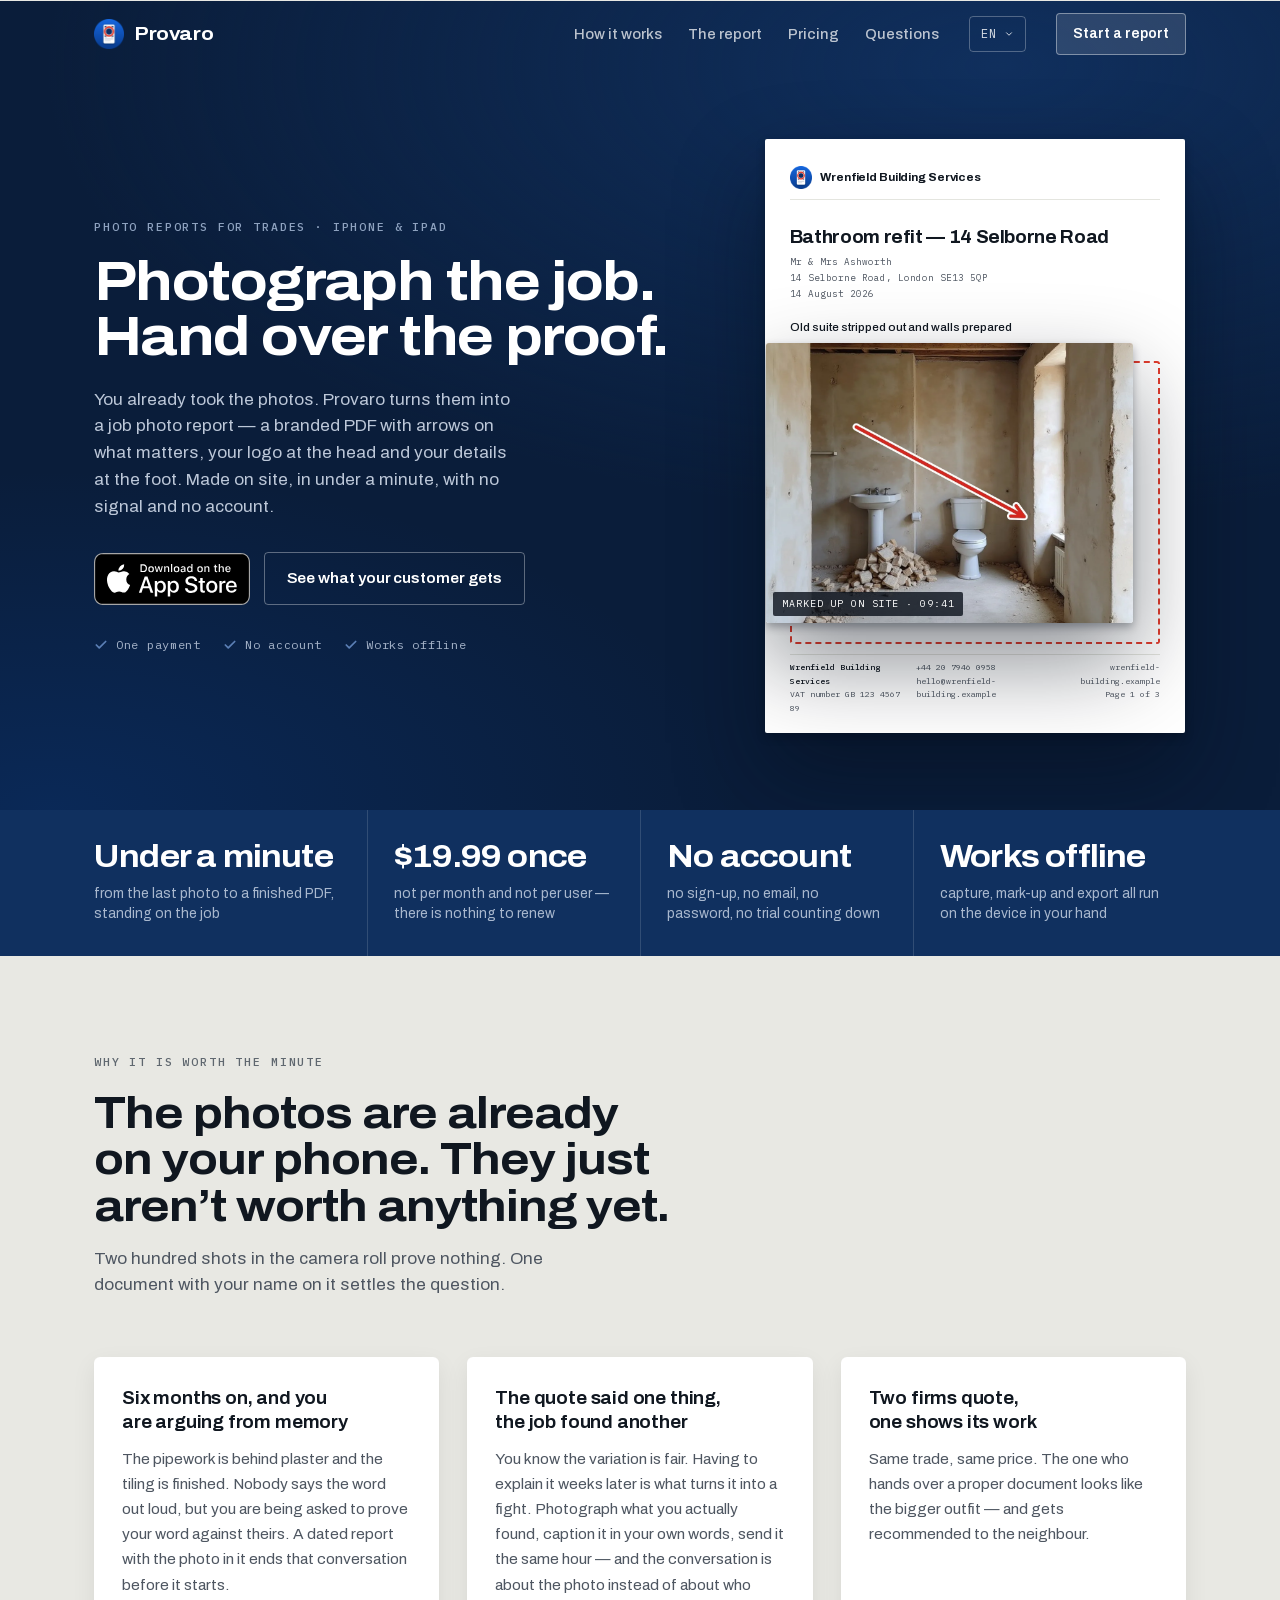
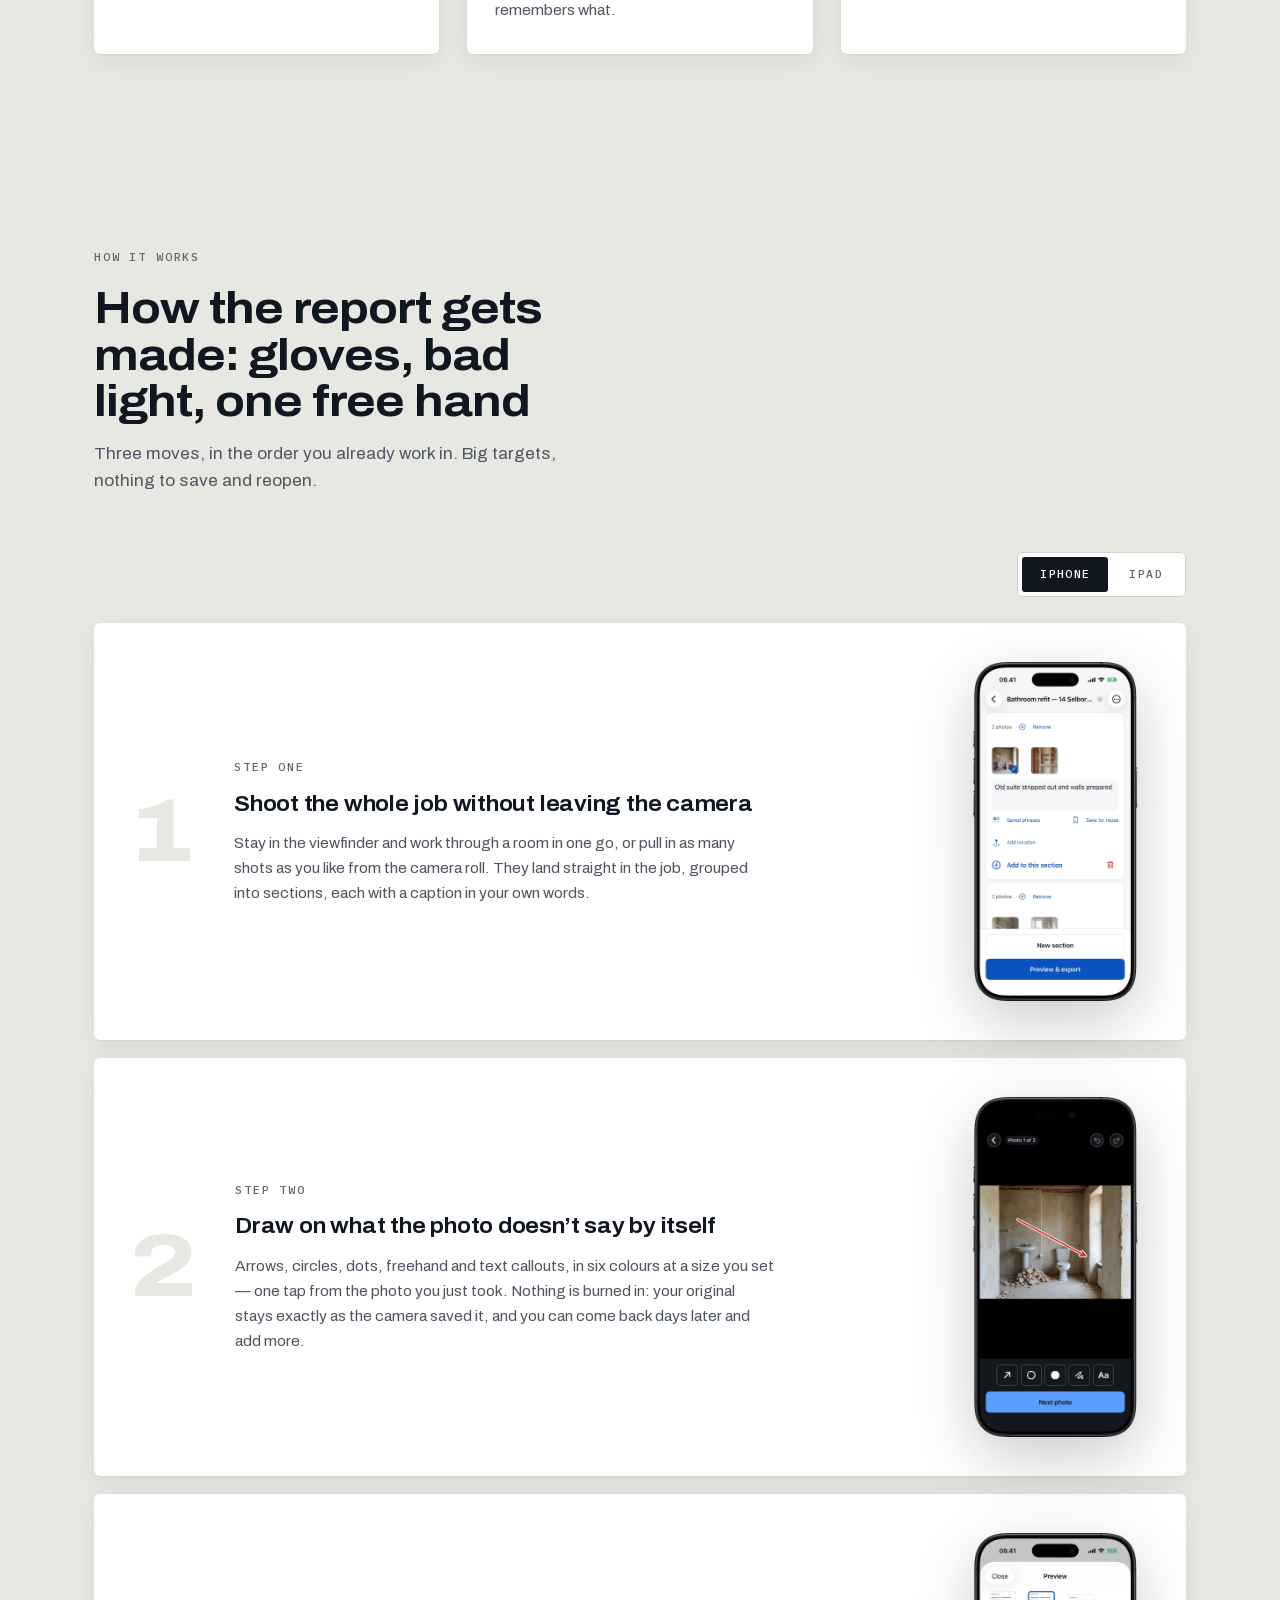
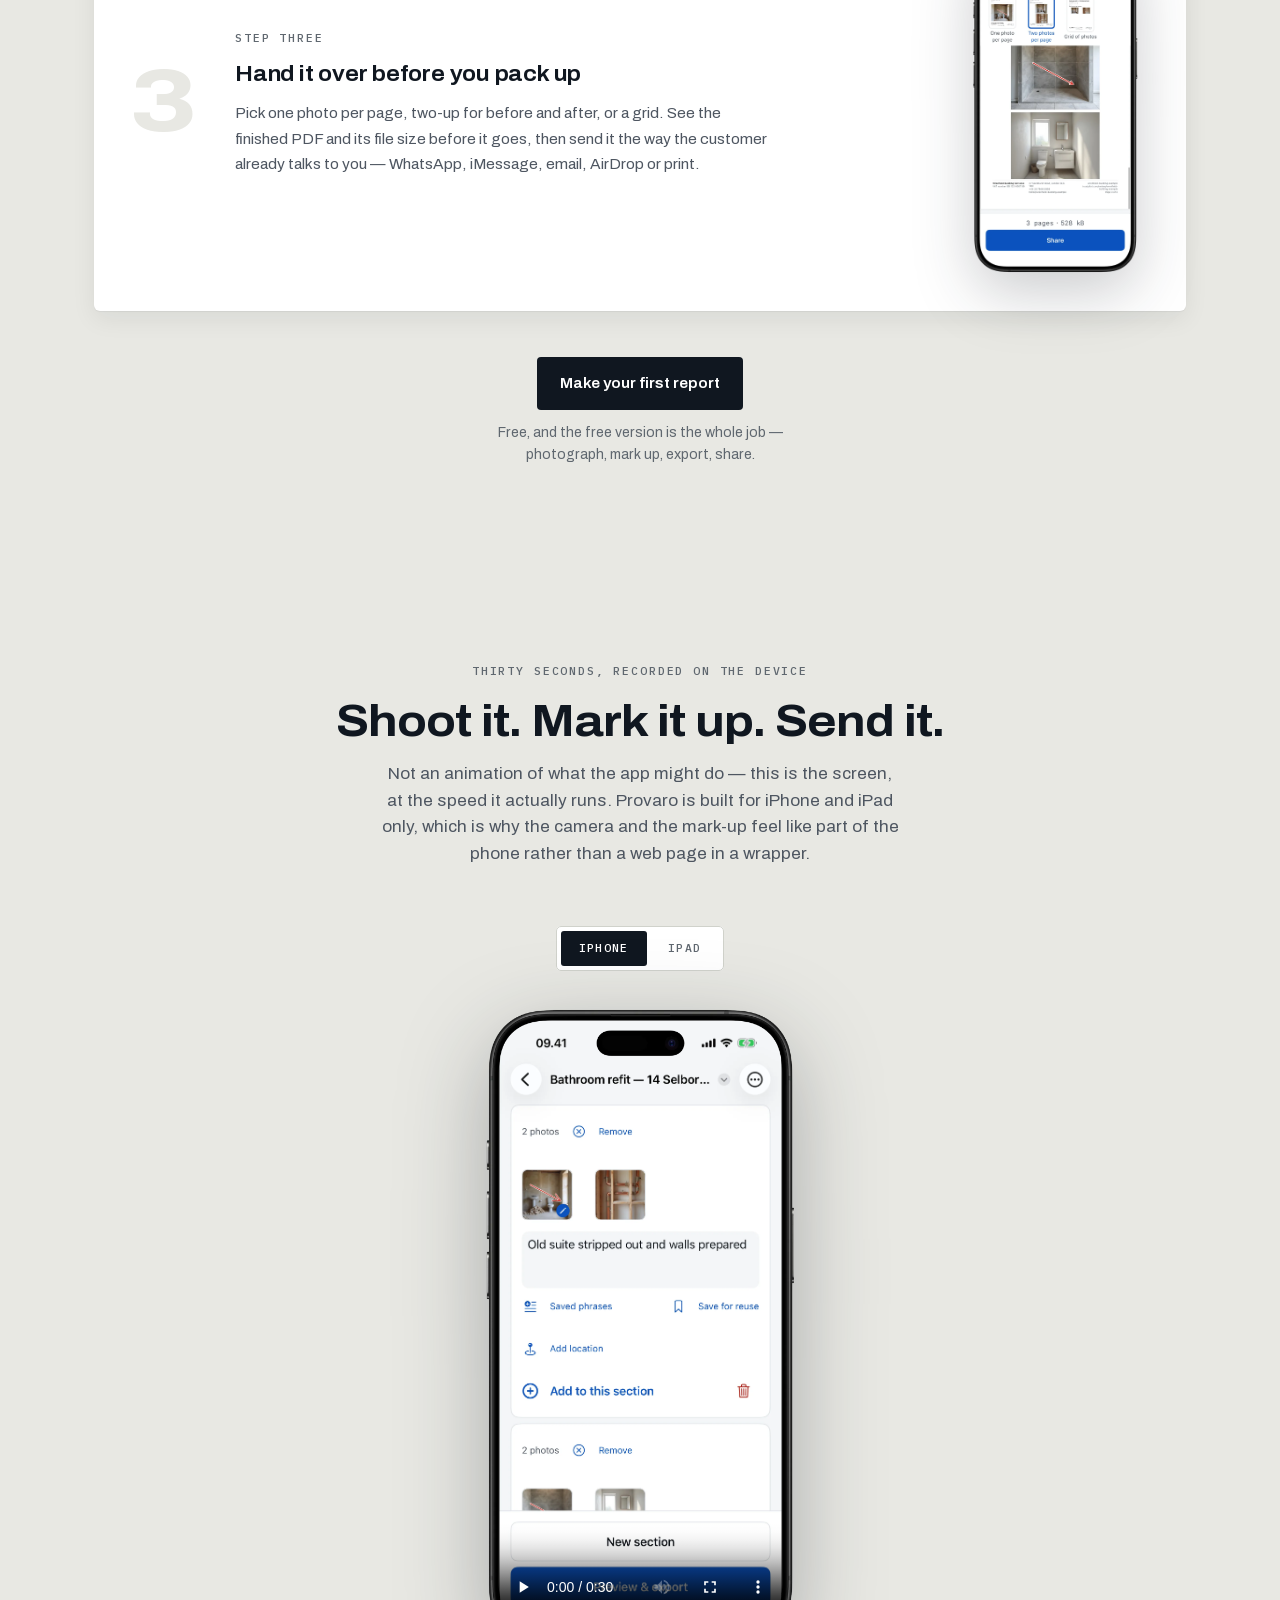
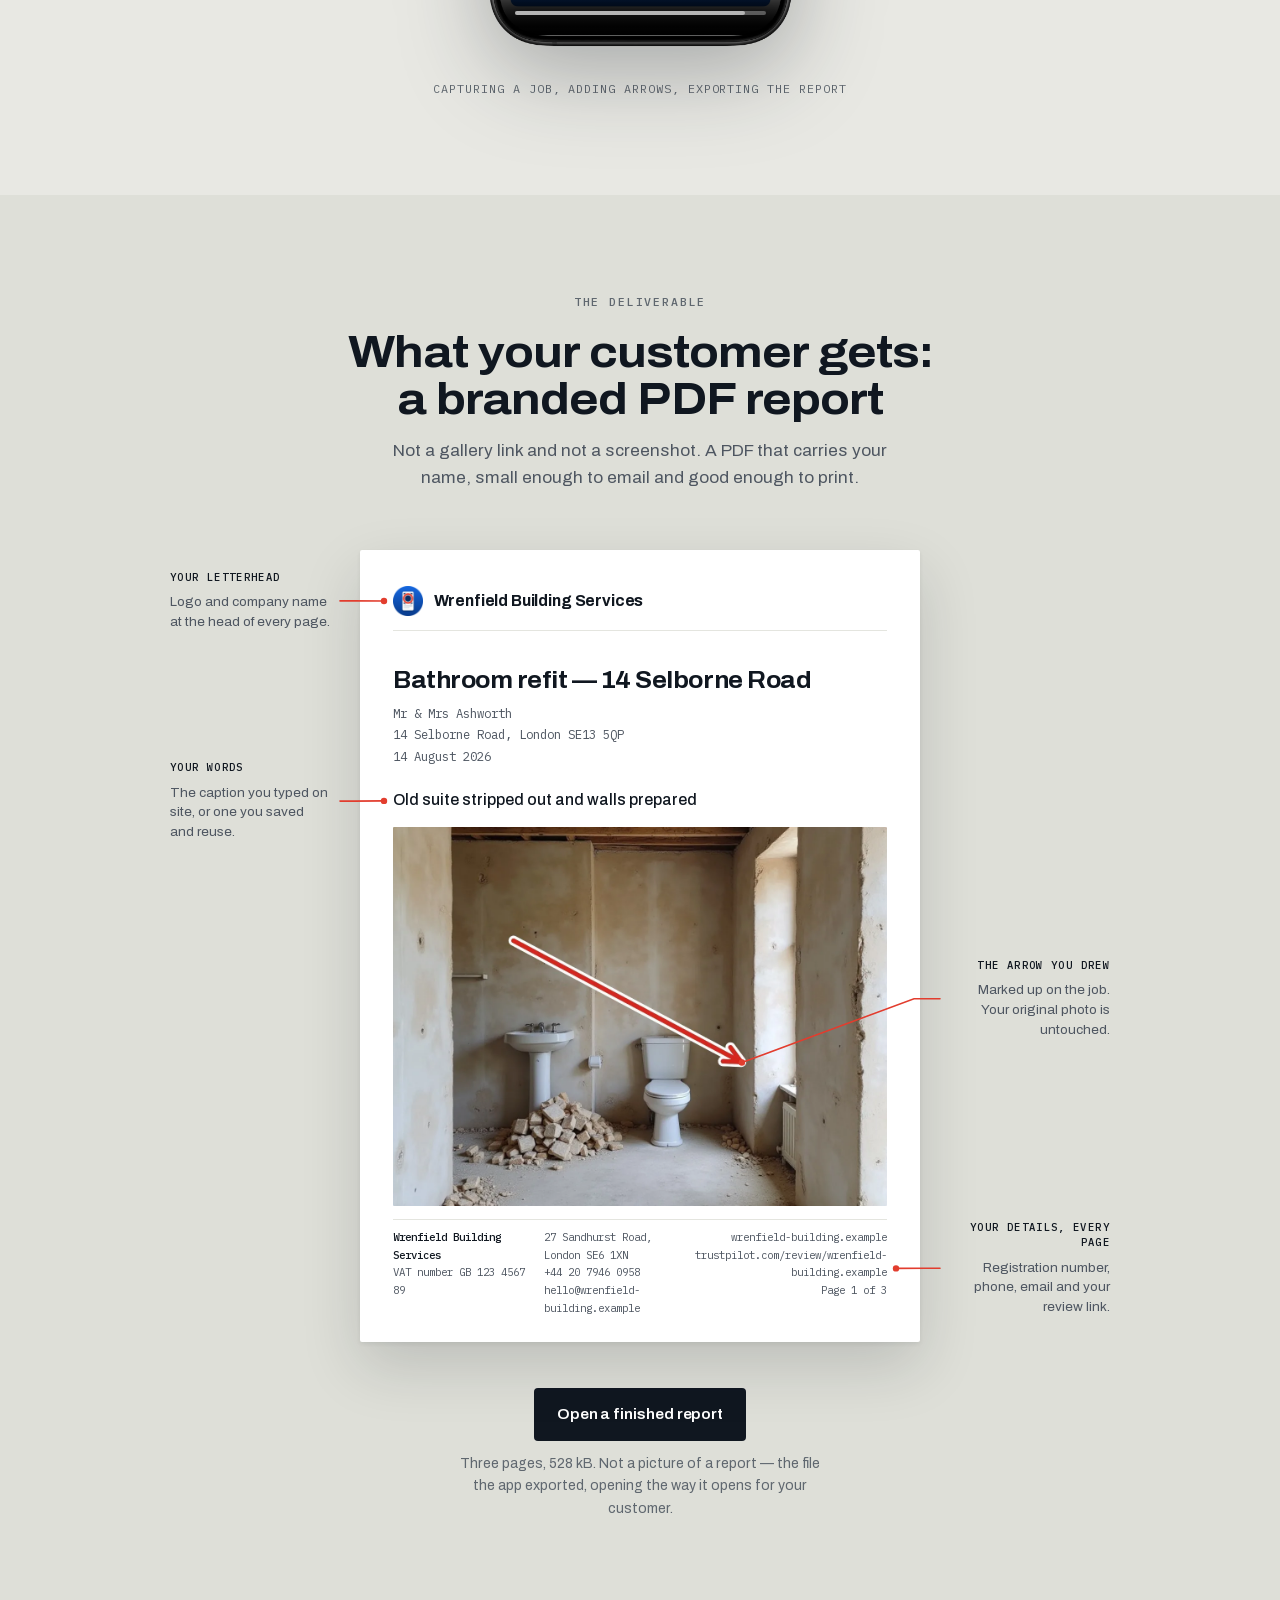
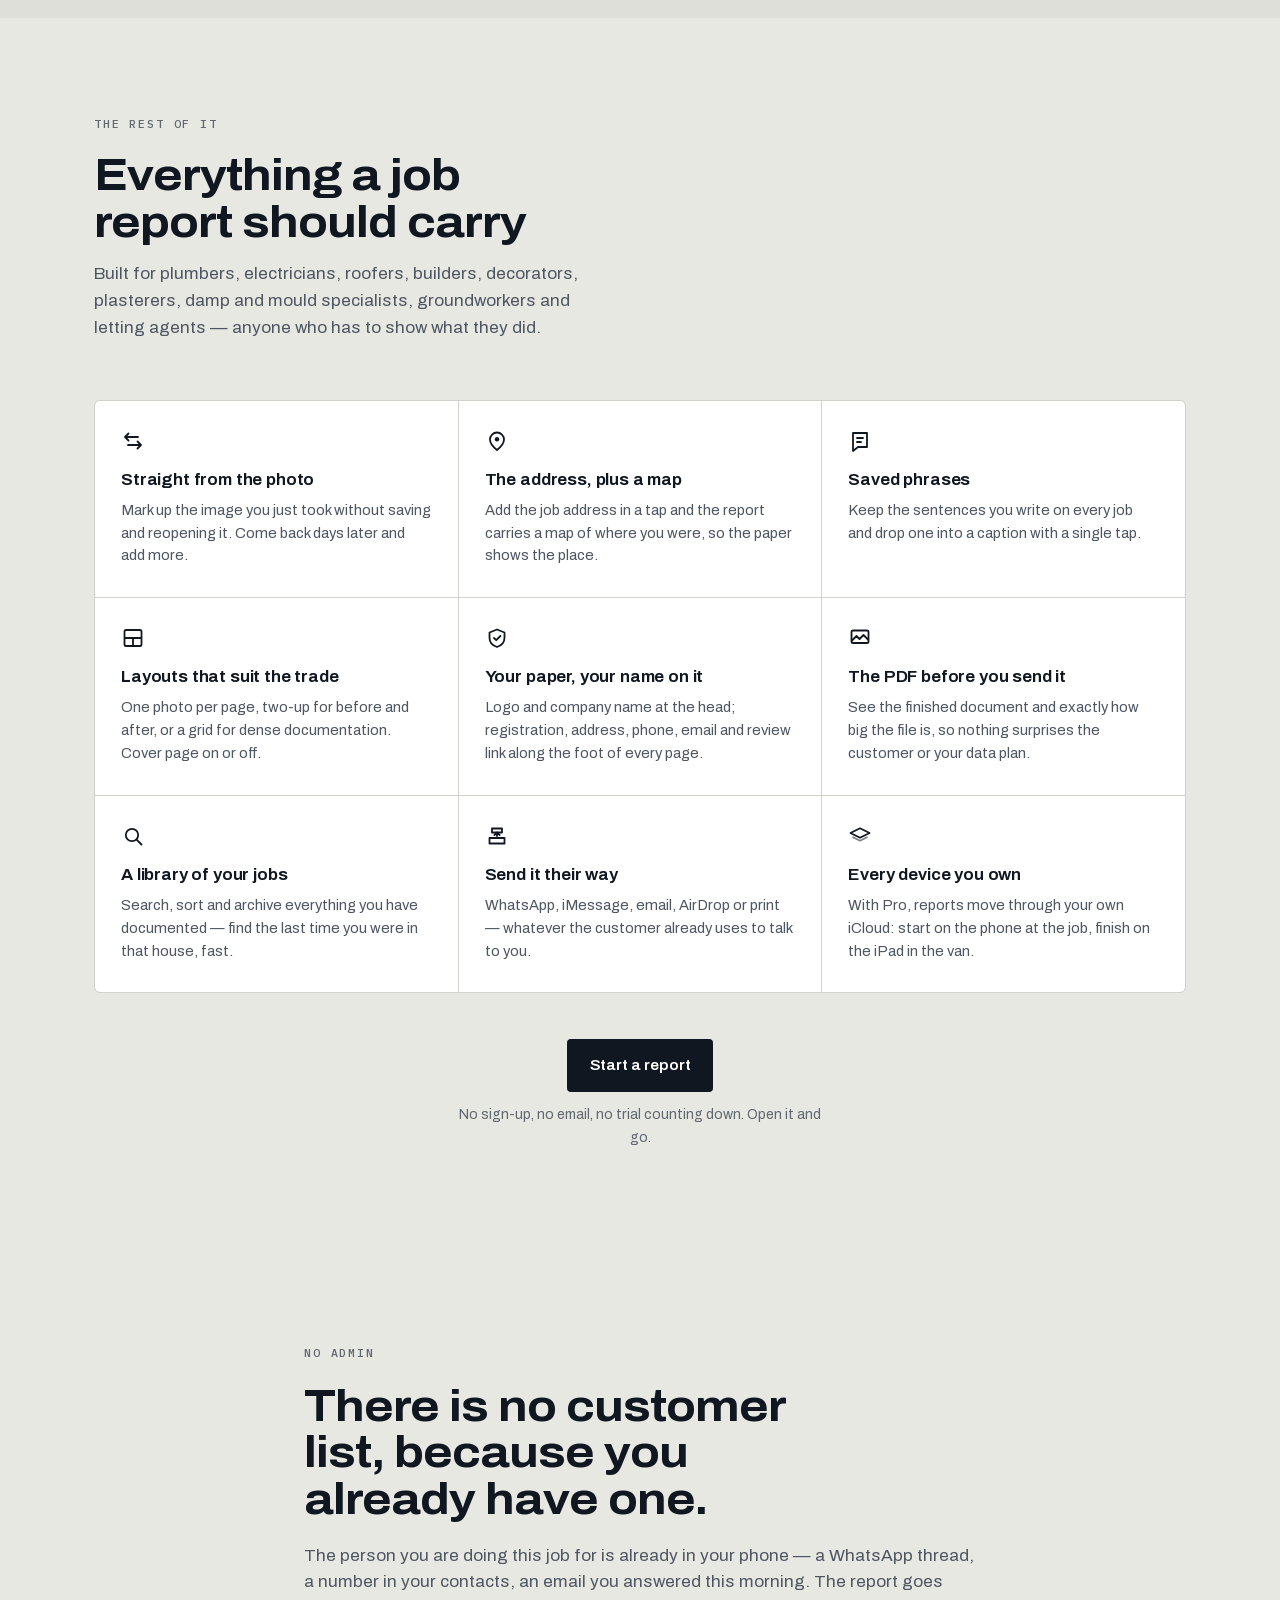
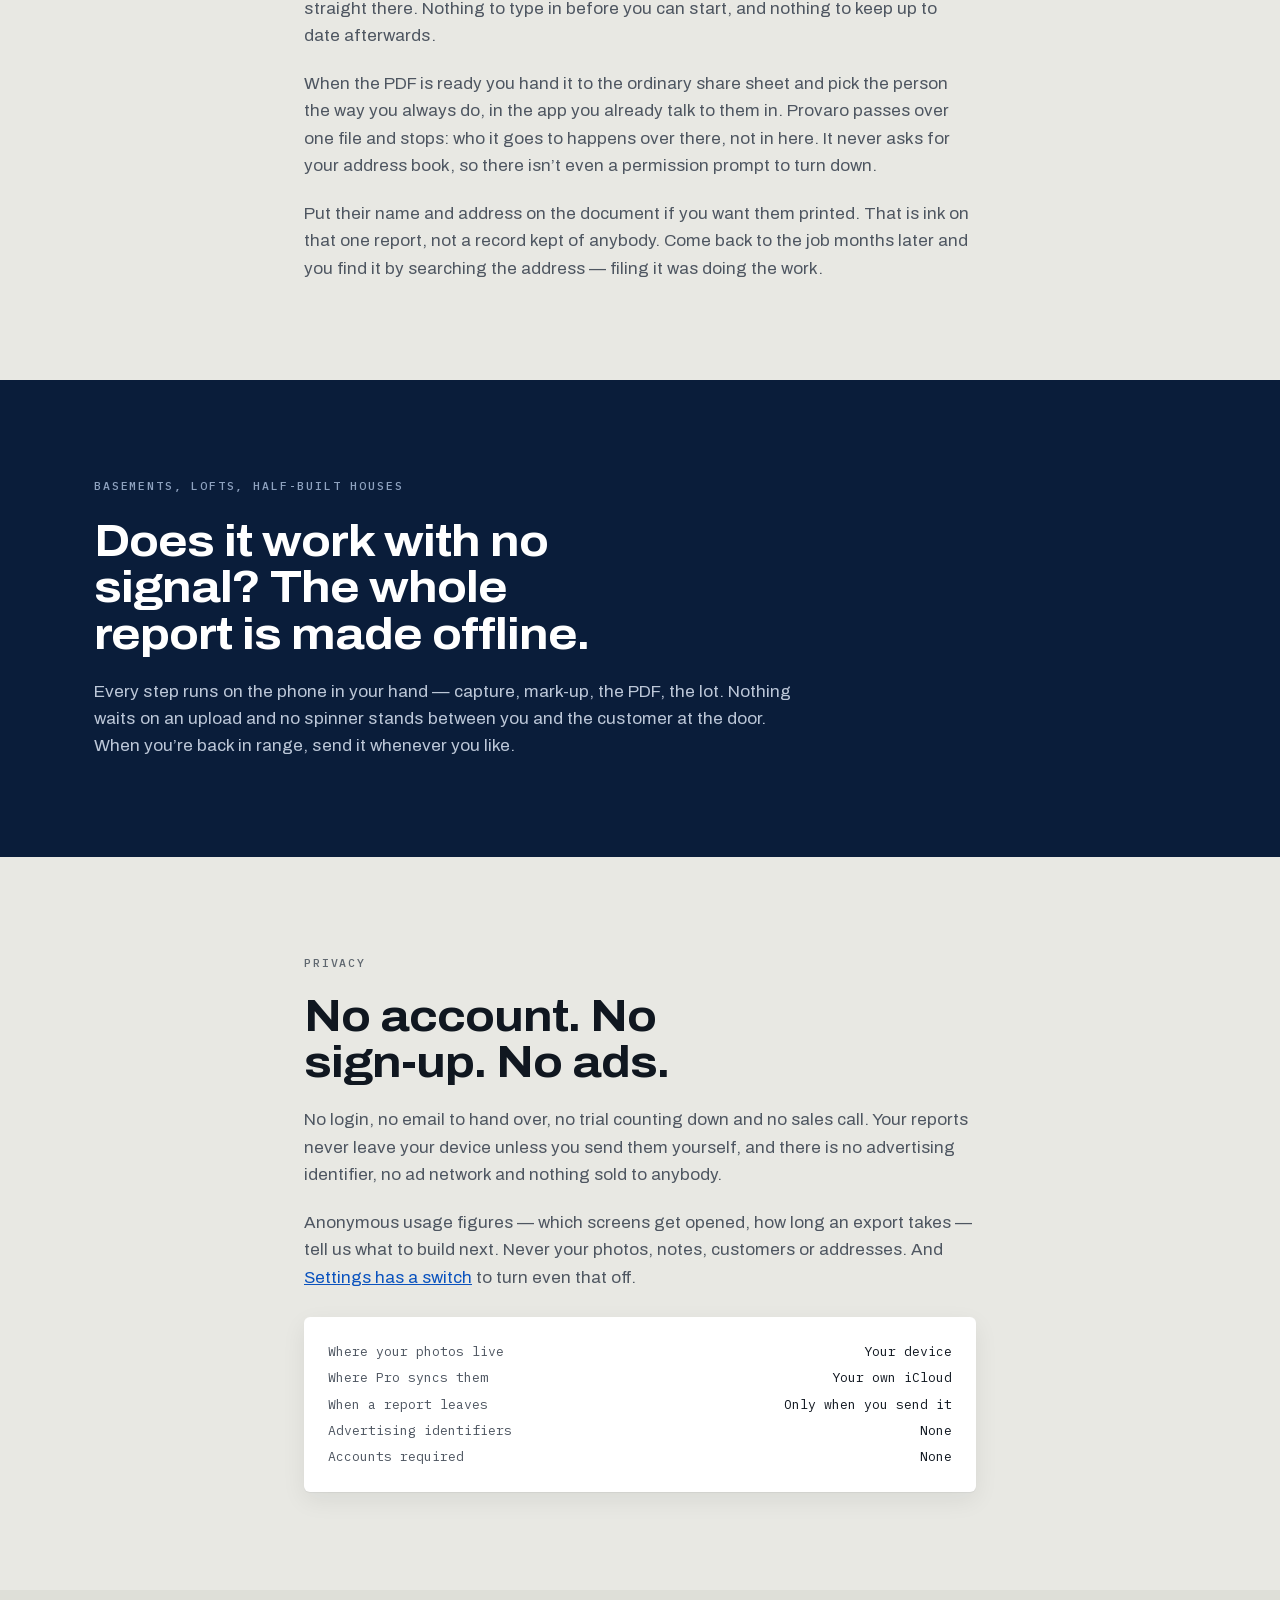
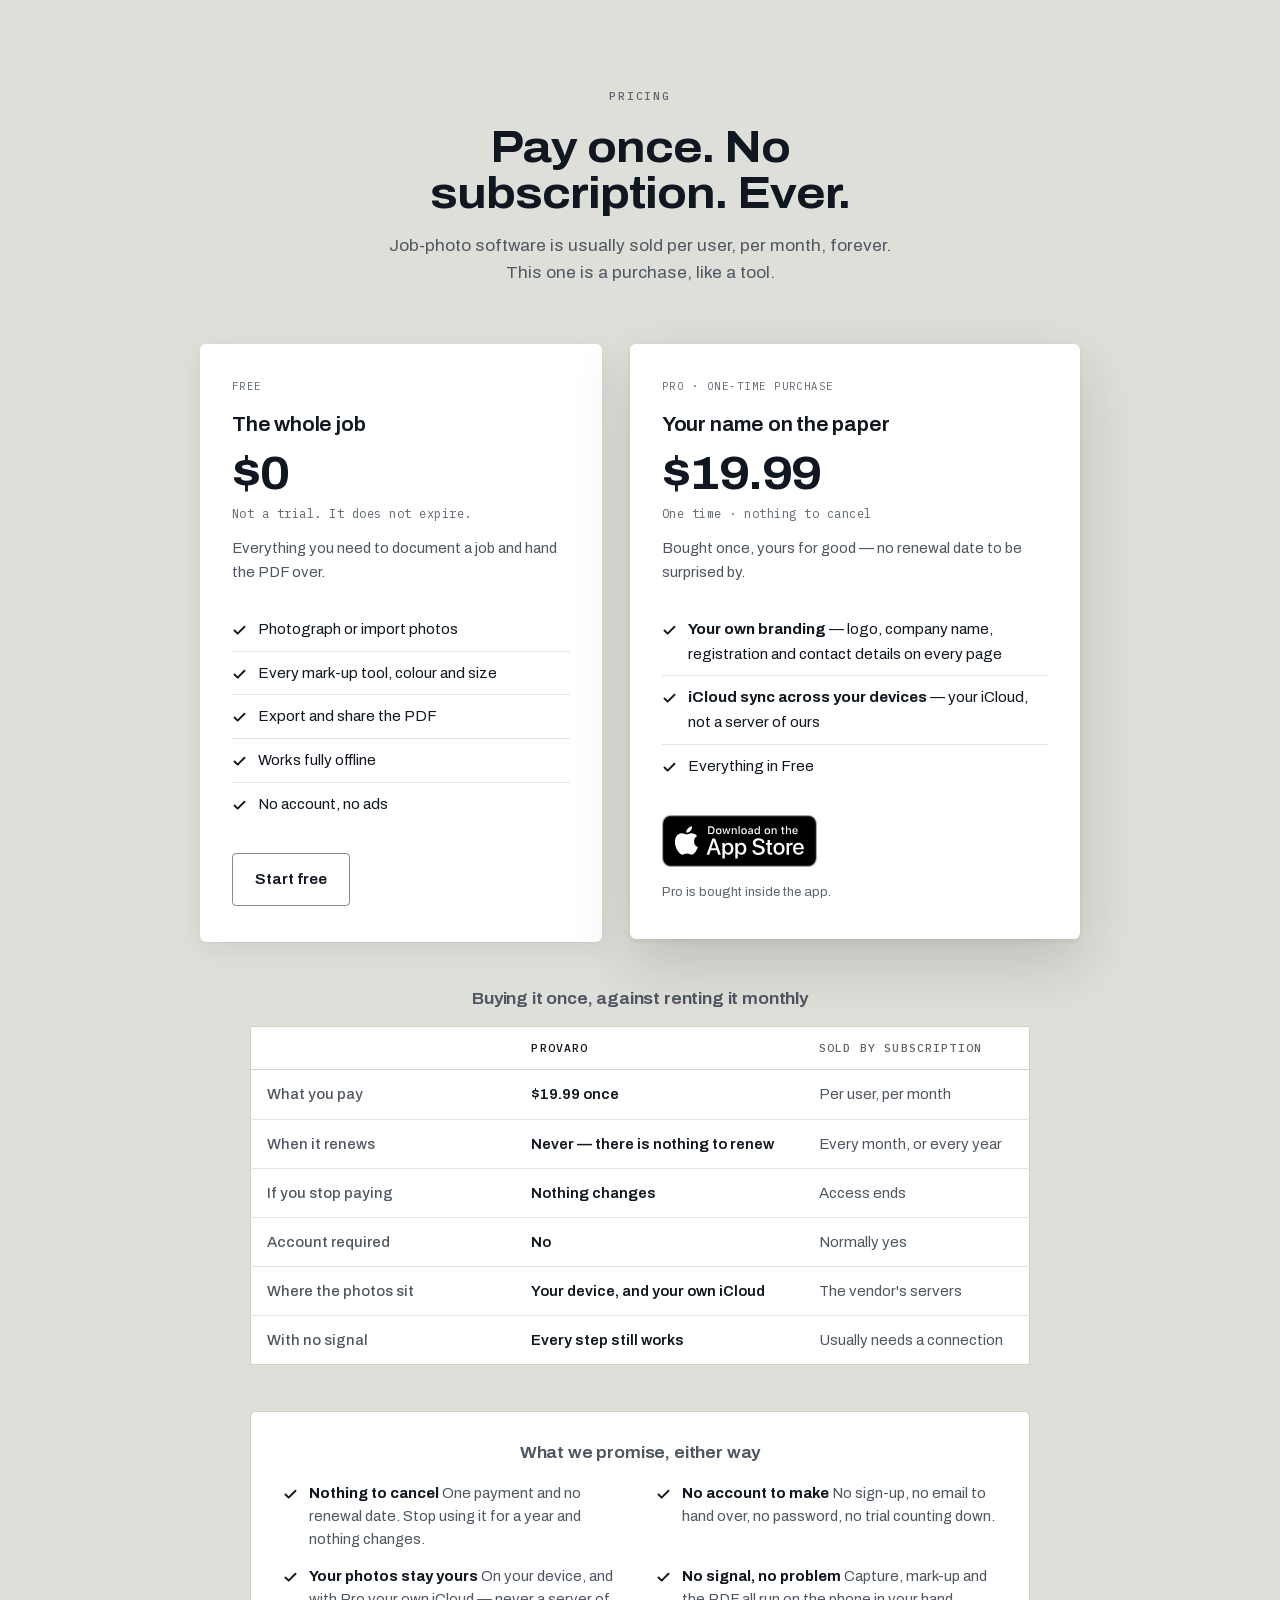
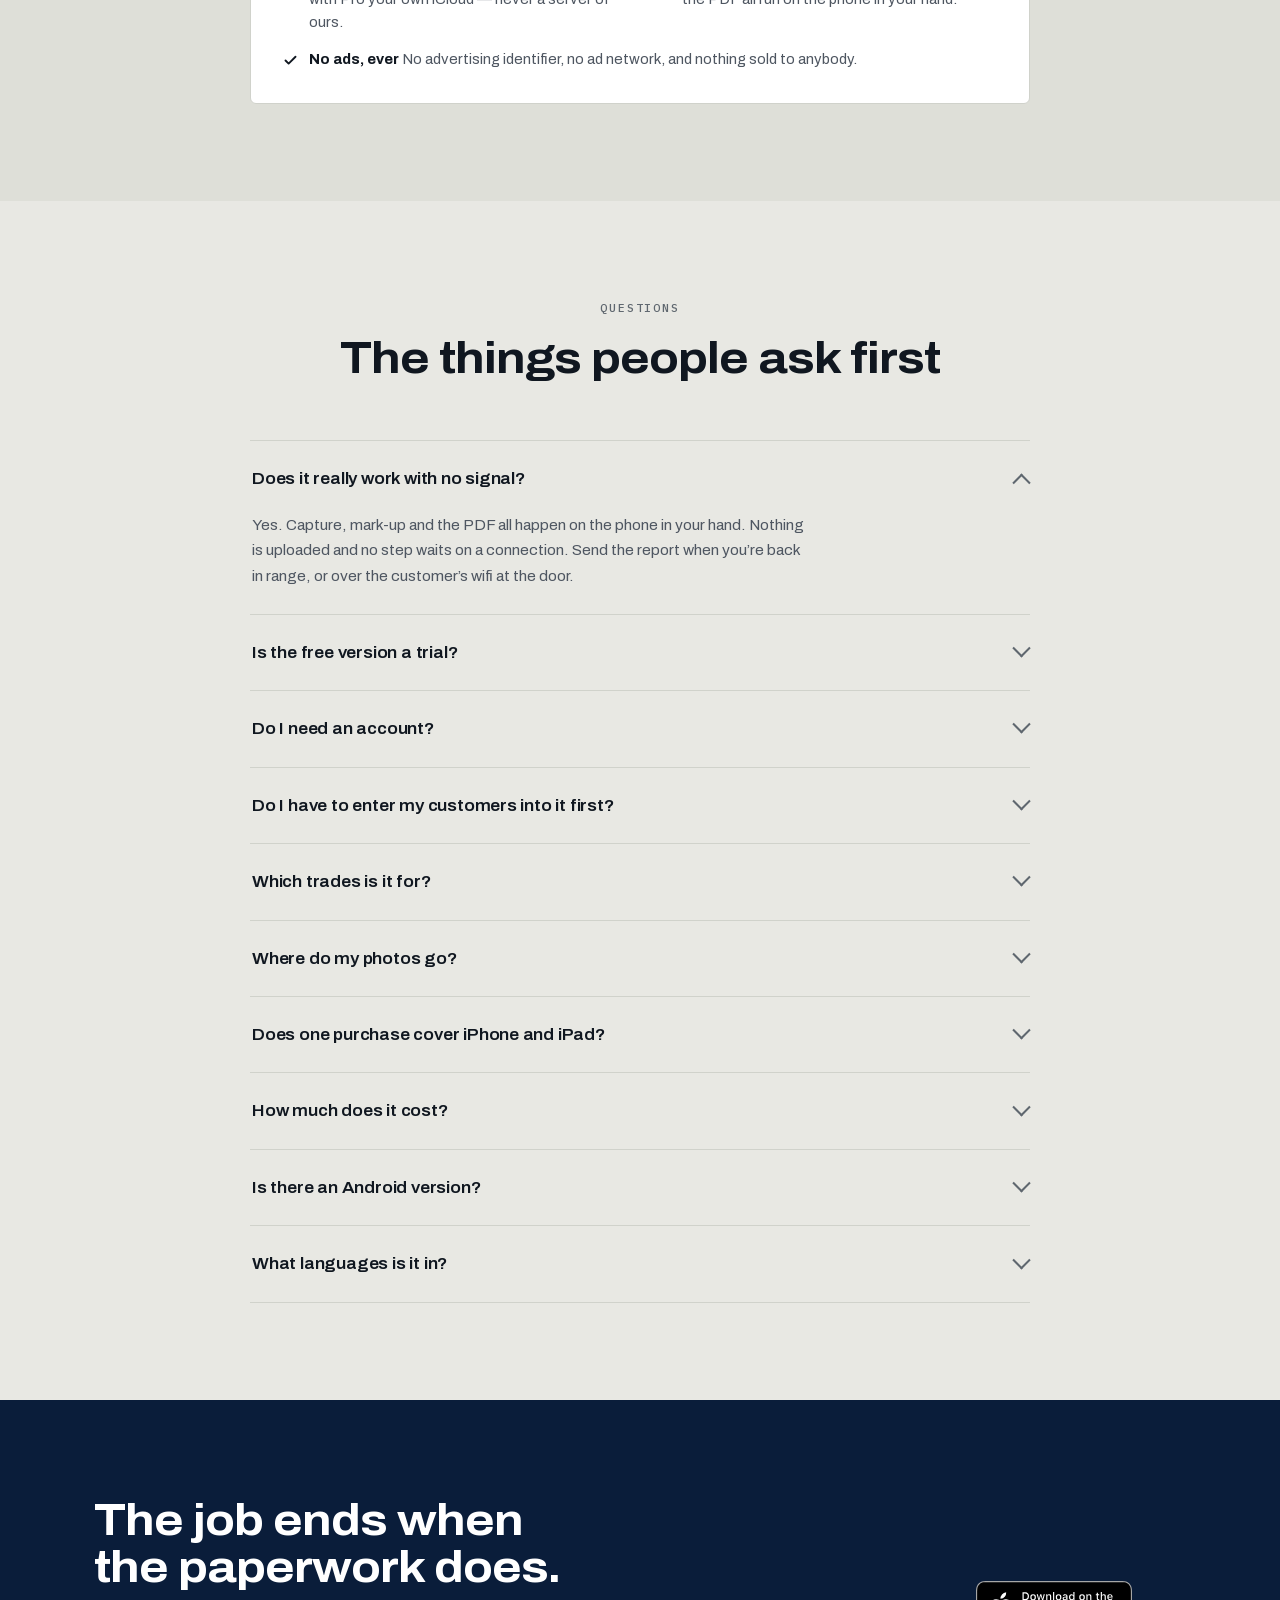
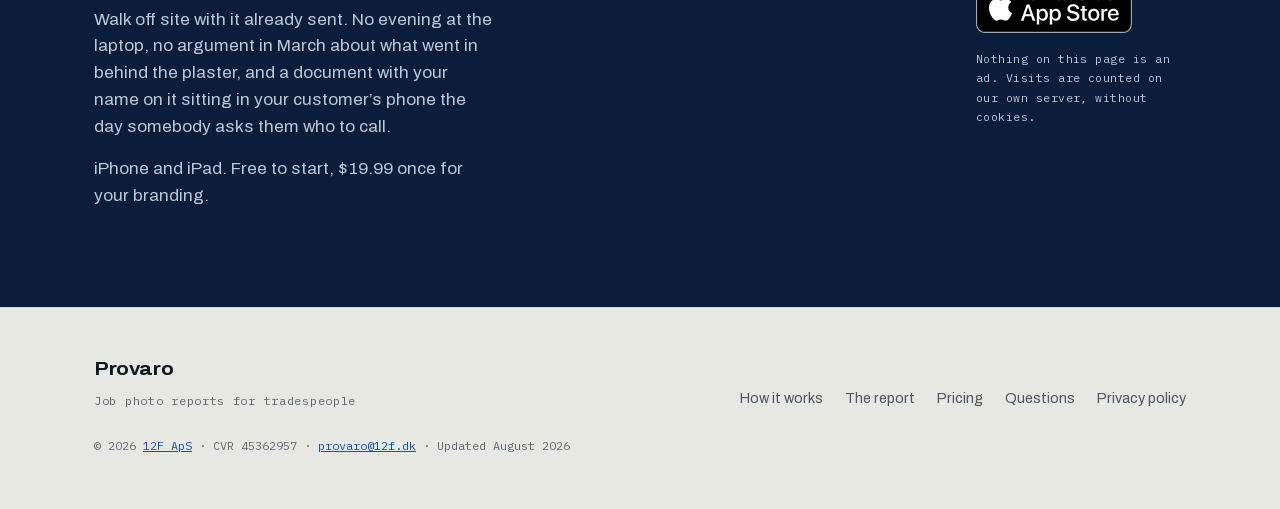
<file: index.html>
<!DOCTYPE html>
<html lang="en" data-price-primary="ie" data-price-secondary="dk">
<head>
  <meta charset="utf-8" />
  <meta name="viewport" content="width=device-width, initial-scale=1, viewport-fit=cover" />
  <title>Job photo report app for trades — Provaro</title>
  <meta name="description" content="Provaro turns job photos into a branded PDF on site, in under a minute — so you can prove what you did six months later. Works offline. Pay once." />
  <link rel="canonical" href="https://provaro.12f.dk/" />
  <meta property="og:locale" content="en_GB" />
  <!-- i18n:alternates — every translation points at every other one, self
       included, which is what Google asks for. tools/build-i18n.py copies this
       block unchanged; edit it here and rebuild. -->
  <link rel="alternate" hreflang="x-default" href="https://provaro.12f.dk/" />
  <link rel="alternate" hreflang="en" href="https://provaro.12f.dk/" />
  <link rel="alternate" hreflang="da" href="https://provaro.12f.dk/da/" />
  <link rel="alternate" hreflang="de" href="https://provaro.12f.dk/de/" />
  <link rel="alternate" hreflang="es" href="https://provaro.12f.dk/es/" />
  <link rel="alternate" hreflang="fr" href="https://provaro.12f.dk/fr/" />
  <link rel="alternate" hreflang="it" href="https://provaro.12f.dk/it/" />
  <link rel="alternate" hreflang="ja" href="https://provaro.12f.dk/ja/" />
  <link rel="alternate" hreflang="nl" href="https://provaro.12f.dk/nl/" />
  <link rel="alternate" hreflang="pl" href="https://provaro.12f.dk/pl/" />
  <link rel="alternate" hreflang="pt-BR" href="https://provaro.12f.dk/pt-br/" />
  <!-- /i18n:alternates -->
  <meta name="theme-color" content="#0A1D3A" />
  <link rel="icon" href="assets/img/favicon.png" type="image/png" />
  <link rel="apple-touch-icon" href="assets/img/apple-touch-icon.png" />

  <link rel="preload" href="assets/fonts/archivo-400_800-latin.woff2" as="font" type="font/woff2" crossorigin />
  <link rel="preload" href="assets/fonts/ibm-plex-mono-500-latin.woff2" as="font" type="font/woff2" crossorigin />
  <!-- BUMP ?v= WHENEVER css/styles.css CHANGES. Pages serves the stylesheet with
       a four-hour cache and no hash in its filename, so without a fresh query the
       new markup gets styled by the old rules for hours after a deploy. The HTML
       itself carries a much shorter TTL, so a changed token lands immediately. -->
  <link rel="stylesheet" href="css/styles.css?v=2026-08-27a" />

  <meta property="og:type" content="website" />
  <meta property="og:site_name" content="Provaro" />
  <meta property="og:title" content="Job photo report app for trades — Provaro" />
  <meta property="og:description" content="Marked-up photos in a branded PDF, made on site, in under a minute. One payment. No subscription. No account. Works with no signal." />
  <meta property="og:url" content="https://provaro.12f.dk/" />
  <meta property="og:image" content="https://provaro.12f.dk/assets/og/og-image.png" />
  <meta property="og:image:width" content="1200" />
  <meta property="og:image:height" content="630" />
  <meta name="twitter:card" content="summary_large_image" />
  <meta name="twitter:title" content="Job photo report app for trades — Provaro" />
  <meta name="twitter:description" content="Marked-up photos in a branded PDF, made on site, in under a minute. One payment. No subscription." />
  <meta name="twitter:image" content="https://provaro.12f.dk/assets/og/og-image.png" />

  <!-- Every App Store link carries ?ct=site-provaro&mt=8. Without it App Store
       Connect files each download from here into one undifferentiated "Web
       referrer" bucket; ct= fills the Campaign column instead, so the question
       "did the site do anything" has an answer. tools/build-i18n.py appends the
       language to the token on a translated page — site-provaro-de and the rest
       — which is what makes the ten translations measurable separately rather
       than as one number. Attribution only accrues from the day tagging ships;
       there is no backfill. See issue #35.

       ct is free text and capped at 40 characters, which the longest token
       here (site-provaro-pt-br, 18) is comfortably inside.

  Prices come from Apple, not from this file. tools/fetch-appstore-price.py
       reads them off the App Store and bakes the euro price into the markup
       above, so a crawler and a visitor with no JavaScript both read the real
       number. This then swaps in the visitor's own storefront price, because a
       Dane charged 99 kr should not be quoted euros. pricing.json is served
       from this domain, so the promise in the closing fineprint still holds:
       nothing here talks to anyone but us. -->
  <script>
    (function () {
      var url = 'assets/data/pricing.json?v=ea0ce7be';

      // A regional locale is the honest signal — someone in Denmark almost
      // always carries a -DK tag even when the interface language is English.
      // Failing that, the time zone names the country well enough to price it.
      var ZONES = {
        'Europe/Copenhagen': 'dk', 'Europe/Stockholm': 'se',
        'Europe/Oslo': 'no', 'Europe/London': 'gb', 'Europe/Zurich': 'ch',
        'Europe/Warsaw': 'pl', 'Europe/Prague': 'cz', 'Pacific/Auckland': 'nz',
        'Europe/Berlin': 'de', 'Europe/Vienna': 'de', 'Europe/Madrid': 'es',
        'Europe/Paris': 'fr', 'Europe/Rome': 'it', 'Europe/Amsterdam': 'nl',
        'Europe/Brussels': 'nl', 'Asia/Tokyo': 'jp',
        'America/Sao_Paulo': 'br', 'America/Bahia': 'br',
        'America/Fortaleza': 'br', 'America/Recife': 'br',
        'America/Toronto': 'ca', 'America/Vancouver': 'ca',
        'America/Edmonton': 'ca', 'America/Winnipeg': 'ca',
        'America/Halifax': 'ca', 'America/St_Johns': 'ca'
      };

      function regions() {
        var tags = (navigator.languages || [navigator.language || '']).slice(0);
        var out = [];
        tags.forEach(function (tag) {
          var m = /^[a-z]{2,3}[-_](?:[A-Za-z]{4}[-_])?([A-Za-z]{2})\b/.exec(tag);
          if (m) out.push(m[1].toUpperCase());
        });
        return out;
      }

      function zone() {
        try {
          var tz = Intl.DateTimeFormat().resolvedOptions().timeZone;
          if (ZONES[tz]) return ZONES[tz];
          if (/^(America|US)\//.test(tz)) return 'us';
          if (/^Australia\//.test(tz)) return 'au';
        } catch (e) {}
        return null;
      }

      // Which storefront this page is written for. The English page is
      // priced in euros and quotes kroner beside it; /de/ is priced in euros
      // the German way and quotes francs; /ja/ is priced in yen and quotes
      // nothing, because a third currency is noise. Absent, pricing.json
      // decides, which is what a page with no attributes gets.
      var root = document.documentElement;
      var PRIMARY = root.getAttribute('data-price-primary');
      var SECONDARY = root.getAttribute('data-price-secondary');

      function pick(data) {
        var sf = data.storefronts || {};
        var wanted = regions();
        for (var i = 0; i < wanted.length; i++) {
          for (var key in sf) {
            if (sf[key].regions.indexOf(wanted[i]) !== -1) return key;
          }
        }
        var byZone = zone();
        return sf[byZone] ? byZone : primary(data);
      }

      function primary(data) { return PRIMARY || data.primary; }
      function secondary(data) { return SECONDARY || data.secondary; }

      function apply(data) {
        var sf = data.storefronts || {};
        var hereKey = pick(data);
        var here = sf[hereKey];
        if (!here) return;
        var mine = primary(data), theirs = secondary(data);
        var home = sf[theirs] || null;

        // The small print quotes a second currency so the number can be
        // checked against a familiar one — kroner for the euro page, euros for
        // a Danish visitor. To anyone billed in a third currency it is just
        // noise, so they get the aside dropped rather than translated. A page
        // that names no second currency drops it for everyone.
        var other = hereKey === theirs ? sf[mine]
                  : hereKey === mine ? home : null;

        var aside = document.querySelector('[data-price-aside]');
        if (aside) aside.hidden = !other;

        var text = {
          free: here.free,
          pro: here.pro,
          'pro-secondary': other ? other.pro : null
        };

        var spans = document.querySelectorAll('[data-price]');
        for (var i = 0; i < spans.length; i++) {
          var value = text[spans[i].getAttribute('data-price')];
          if (value) spans[i].textContent = value;
        }
      }

      var loaded = fetch(url, { cache: 'no-cache' }).then(function (r) {
        if (!r.ok) throw new Error(r.status);
        return r.json();
      });

      function run() { loaded.then(apply).catch(function () {}); }

      if (document.readyState === 'loading') {
        document.addEventListener('DOMContentLoaded', run);
      } else {
        run();
      }
    })();
  </script>

  <!-- Umami: self-hosted on our own box, cookie-less, no cross-site identifier.
       It is the only request this page makes to anywhere but itself, which is
       why the fonts below it are self-hosted and the closing fineprint says
       plainly that visits are counted. -->
  <!-- Umami analytics: production-hostname guard — local dev (localhost/127.0.0.1/preview domains) never reports to the provaro.12f.dk production site. -->
<script>
(function(){var H="provaro.12f.dk",d=document;if(location.hostname===H||location.hostname==="www."+H){var s=d.createElement("script");s.src="https://umami.robert-jensen.dk/script.js";s.defer=true;s.dataset.websiteId="007e0c65-405a-4881-99a3-ca9bb0895715";s.dataset.performance="true";d.head.appendChild(s);}})();
</script>

  <script type="application/ld+json">
  {
    "@context": "https://schema.org",
    "@type": "MobileApplication",
    "name": "Provaro",
    "operatingSystem": "iOS",
    "applicationCategory": "BusinessApplication",
    "url": "https://provaro.12f.dk/",
    "installUrl": "https://apps.apple.com/us/app/provaro-job-photo-reports/id6800068309?ct=site-provaro&mt=8",
    "author": { "@type": "Organization", "name": "12F ApS", "url": "https://www.12f.dk/", "email": "provaro@12f.dk", "sameAs": ["https://www.12f.dk/provaro/", "https://apps.apple.com/gb/developer/robert-jensen/id1786807724"] },
    "publisher": { "@type": "Organization", "name": "12F ApS", "url": "https://www.12f.dk/", "email": "provaro@12f.dk" },
    "dateModified": "2026-08-27",
    "operatingSystemVersion": "iOS 17.0 or later",
    "description": "Turn a finished job into a professional photo report: marked-up photos in a branded PDF, made on site, in under a minute. Works offline, no account, no ads.",
    "featureList": [
      "Photograph a whole job without leaving the camera",
      "Arrows, circles, dots, freehand and text callouts on any photo",
      "Branded PDF with your logo, registration number and contact details",
      "Works fully offline",
      "iCloud sync across your own devices"
    ],
    "offers": [
      { "@type": "Offer", "price": "0", "priceCurrency": "EUR", "description": "Free: photograph, mark up, export and share. Not a trial." },
      { "@type": "Offer", "price": "22.99", "priceCurrency": "EUR", "description": "Pro (Lifetime): your own branding on the report and iCloud sync across your devices. One-time purchase." }
    ]
  }
  </script>

  <script type="application/ld+json">
  {
    "@context": "https://schema.org",
    "@type": "HowTo",
    "name": "How to make a job photo report on site",
    "description": "Photograph a finished job, mark up what matters and hand the customer a branded PDF report, without leaving the site.",
    "totalTime": "PT1M",
    "url": "https://provaro.12f.dk/#how",
    "tool": [{ "@type": "HowToTool", "name": "An iPhone or iPad running Provaro" }],
    "step": [
      {
        "@type": "HowToStep",
        "name": "Shoot the whole job without leaving the camera",
        "text": "Stay in the viewfinder and work through a room in one go, or pull in as many shots as you like from the camera roll. They land straight in the job, grouped into sections, each with a caption in your own words.",
        "image": "https://provaro.12f.dk/assets/screens/iphone/framed/report-editor.webp",
        "url": "https://provaro.12f.dk/#how"
      },
      {
        "@type": "HowToStep",
        "name": "Mark up what the photo does not say by itself",
        "text": "Arrows, circles, dots, freehand and text callouts, in six colours at a size you set, one tap from the photo you just took. Your original photo is left exactly as the camera saved it.",
        "image": "https://provaro.12f.dk/assets/screens/iphone/framed/markup.webp",
        "url": "https://provaro.12f.dk/#how"
      },
      {
        "@type": "HowToStep",
        "name": "Hand the report over before you pack up",
        "text": "Pick one photo per page, two-up for before and after, or a grid. Check the finished PDF and its file size, then send it the way the customer already talks to you: WhatsApp, iMessage, email, AirDrop or print.",
        "image": "https://provaro.12f.dk/assets/screens/iphone/framed/document-preview.webp",
        "url": "https://provaro.12f.dk/#how"
      }
    ]
  }
  </script>

  <script type="application/ld+json">
  {
    "@context": "https://schema.org",
    "@type": "FAQPage",
    "mainEntity": [
      {
        "@type": "Question",
        "name": "Does Provaro really work with no signal?",
        "acceptedAnswer": { "@type": "Answer", "text": "Yes. Capture, mark-up and the PDF all happen on the phone in your hand. Nothing is uploaded and no step waits on a connection. Send the report when you are back in range, or over the customer’s wifi at the door." }
      },
      {
        "@type": "Question",
        "name": "Is the free version a trial?",
        "acceptedAnswer": { "@type": "Answer", "text": "No. Free is the whole job — photograph, mark up, export, share — and it does not expire. Pro is a single 22.99 EUR payment that puts your branding on the report and turns on iCloud sync. There is no renewal and nothing to cancel." }
      },
      {
        "@type": "Question",
        "name": "Do I need an account?",
        "acceptedAnswer": { "@type": "Answer", "text": "No. There is no sign-up, no email to hand over and no password. Open the app and start a report." }
      },
      {
        "@type": "Question",
        "name": "Do I have to enter my customers into Provaro first?",
        "acceptedAnswer": { "@type": "Answer", "text": "No. There is no customer list in Provaro, and it never asks for your address book. You send the finished PDF through the ordinary iOS share sheet — WhatsApp, iMessage, email, AirDrop or print — and pick the person in the app you already talk to them in, from the contacts you already have. If you want their name and address printed on the report, you type them on that job; it is ink on that one document, not a record kept of anybody." }
      },
      {
        "@type": "Question",
        "name": "Which trades is Provaro for?",
        "acceptedAnswer": { "@type": "Answer", "text": "Anyone who has to show what they did: plumbers, electricians, roofers, builders, decorators, plasterers, damp and mould specialists, groundworkers, and letting agents doing property inspections." }
      },
      {
        "@type": "Question",
        "name": "Where do my photos go?",
        "acceptedAnswer": { "@type": "Answer", "text": "Onto your device, and nowhere else, unless you send the report yourself. With Pro they also sync through your own iCloud account — not a server of ours. There is no advertising identifier and no ad network in the app." }
      },
      {
        "@type": "Question",
        "name": "Does one purchase cover iPhone and iPad?",
        "acceptedAnswer": { "@type": "Answer", "text": "Yes. Start the report on the phone at the job and finish it on the iPad in the van. With Pro the two stay in step through your own iCloud." }
      },
      {
        "@type": "Question",
        "name": "How much does Provaro cost?",
        "acceptedAnswer": { "@type": "Answer", "text": "Free to photograph, mark up, export and share — that is the whole job, and it does not expire. Pro is a single 22.99 EUR payment that puts your own branding on the report and turns on iCloud sync. There is no monthly fee and nothing to cancel." }
      },
      {
        "@type": "Question",
        "name": "Is there an Android version of Provaro?",
        "acceptedAnswer": { "@type": "Answer", "text": "No. Provaro is iPhone and iPad only, and needs iOS 17 or later." }
      },
      {
        "@type": "Question",
        "name": "What languages is Provaro available in?",
        "acceptedAnswer": { "@type": "Answer", "text": "The app is in English and Danish. Provaro follows the language your iPhone is already set to, so there is nothing to pick." }
      }
    ]
  }
  </script>
</head>
<body>
  <header class="site-header" id="site-header">
    <div class="wrap header-inner">
      <a class="brand" href="#top" translate="no">
        <img src="assets/img/logo.png" alt="" width="30" height="30" />
        <span class="brand-name">Provaro</span>
      </a>
      <nav class="site-nav" aria-label="Sections">
        <a href="#how">How it works</a>
        <a href="#report">The report</a>
        <a href="#pricing">Pricing</a>
        <a href="#faq">Questions</a>
      </nav>
      <!-- i18n:langpick — tools/build-i18n.py replaces this whole block, so the
           list of languages is edited here and nowhere else. -->
      <details class="lang-pick" translate="no">
        <summary aria-label="Language"><span class="lang-face">EN<svg width="10" height="10" viewBox="0 0 24 24" aria-hidden="true"><path d="M6 9l6 6 6-6" fill="none" stroke="currentColor" stroke-width="2.4" stroke-linecap="round" stroke-linejoin="round"/></svg></span></summary>
        <nav class="lang-menu" aria-label="Language">
          <a href="/" hreflang="en" lang="en" aria-current="true">English</a>
          <a href="/da/" hreflang="da" lang="da">Dansk</a>
          <a href="/de/" hreflang="de" lang="de">Deutsch</a>
          <a href="/es/" hreflang="es" lang="es">Español</a>
          <a href="/fr/" hreflang="fr" lang="fr">Français</a>
          <a href="/it/" hreflang="it" lang="it">Italiano</a>
          <a href="/ja/" hreflang="ja" lang="ja">日本語</a>
          <a href="/nl/" hreflang="nl" lang="nl">Nederlands</a>
          <a href="/pl/" hreflang="pl" lang="pl">Polski</a>
          <a href="/pt-br/" hreflang="pt-BR" lang="pt-BR">Português (BR)</a>
        </nav>
      </details>
      <!-- /i18n:langpick -->
      <a data-umami-event="appstore-click" data-umami-event-placement="nav" class="header-cta" href="https://apps.apple.com/us/app/provaro-job-photo-reports/id6800068309?ct=site-provaro&amp;mt=8" target="_blank" rel="noopener">Start a report</a>
    </div>
  </header>

  <main id="top">
    <!-- ================= HERO ================= -->
    <section class="hero">
      <div class="wrap hero-inner">
        <div>
          <p class="eyebrow">Photo reports for trades &middot; iPhone &amp; iPad</p>
          <h1><span class="ln">Photograph the job.</span> <span class="ln">Hand over the proof.</span></h1>
          <p class="lede">
            You already took the photos. Provaro turns them into a job photo report —
            a branded PDF with arrows on what matters, your logo at the head and your
            details at the foot. Made on site, in under a minute, with no signal and
            no account.
          </p>
          <div class="actions">
            <a data-umami-event="appstore-click" data-umami-event-placement="cta" class="appstore" href="https://apps.apple.com/us/app/provaro-job-photo-reports/id6800068309?ct=site-provaro&amp;mt=8" target="_blank" rel="noopener">
              <img src="assets/img/appstore-badge.svg" alt="Download on the App Store" width="120" height="40" />
            </a>
            <a class="btn btn-line" href="#report">See what your customer gets</a>
          </div>
          <ul class="hero-ticks">
            <li><svg width="14" height="14" viewBox="0 0 24 24" aria-hidden="true"><path d="M20 6L9 17l-5-5" fill="none" stroke="currentColor" stroke-width="3" stroke-linecap="round" stroke-linejoin="round"/></svg> One payment</li>
            <li><svg width="14" height="14" viewBox="0 0 24 24" aria-hidden="true"><path d="M20 6L9 17l-5-5" fill="none" stroke="currentColor" stroke-width="3" stroke-linecap="round" stroke-linejoin="round"/></svg> No account</li>
            <li><svg width="14" height="14" viewBox="0 0 24 24" aria-hidden="true"><path d="M20 6L9 17l-5-5" fill="none" stroke="currentColor" stroke-width="3" stroke-linecap="round" stroke-linejoin="round"/></svg> Works offline</li>
          </ul>
        </div>

        <div class="handover">
          <article class="doc" aria-label="A finished Provaro report page">
            <div class="doc-head">
              <img src="assets/img/logo.png" alt="" width="20" height="20" />
              <span class="doc-firm">Wrenfield Building Services</span>
            </div>
            <p class="doc-title">Bathroom refit &mdash; 14 Selborne Road</p>
            <p class="doc-meta">
              Mr &amp; Mrs Ashworth<br />
              14 Selborne Road, London SE13 5QP<br />
              14 August 2026
            </p>
            <p class="doc-caption">Old suite stripped out and walls prepared</p>
            <div class="doc-plate">
              <div class="doc-shot empty">
                <figure class="capture">
                  <img src="assets/photos/job-strip-out.webp" alt="A stripped-out bathroom with a red arrow drawn across the wall, dropping into place on the report page" width="1206" height="904" />
                  <figcaption class="capture-tag">Marked up on site &middot; 09:41</figcaption>
                </figure>
              </div>
            </div>
            <div class="doc-foot">
              <div><strong>Wrenfield Building Services</strong>VAT number GB 123 4567 89</div>
              <div>+44 20 7946 0958<br />hello@wrenfield-building.example</div>
              <div>wrenfield-building.example<br />Page 1 of 3</div>
            </div>
          </article>
        </div>
      </div>
    </section>

    <!-- ================= LEDGER ================= -->
    <section class="ledger" aria-label="At a glance">
      <div class="wrap ledger-grid">
        <div class="ledger-item">
          <strong>Under a minute</strong>
          <span>from the last photo to a finished PDF, standing on the job</span>
        </div>
        <div class="ledger-item">
          <strong><span data-price="pro">€22.99</span> once</strong>
          <span>not per month and not per user — there is nothing to renew</span>
        </div>
        <div class="ledger-item">
          <strong>No account</strong>
          <span>no sign-up, no email, no password, no trial counting down</span>
        </div>
        <div class="ledger-item">
          <strong>Works offline</strong>
          <span>capture, mark-up and export all run on the device in your hand</span>
        </div>
      </div>
    </section>

    <!-- ================= STAKES ================= -->
    <section class="section">
      <div class="wrap">
        <div class="head">
          <span class="eyebrow">Why it is worth the minute</span>
          <h2>The photos are already on your phone. They just aren’t worth anything yet.</h2>
          <p class="lede">Two hundred shots in the camera roll prove nothing. One document with your name on it settles the question.</p>
        </div>
        <div class="stakes-grid">
          <article class="stake" data-reveal>
            <h3>Six months on, and you are arguing from memory</h3>
            <p>The pipework is behind plaster and the tiling is finished. Nobody says the word out loud, but you are being asked to prove your word against theirs. A dated report with the photo in it ends that conversation before it starts.</p>
          </article>
          <article class="stake" data-reveal>
            <h3>The quote said one thing, the job found another</h3>
            <p>You know the variation is fair. Having to explain it weeks later is what turns it into a fight. Photograph what you actually found, caption it in your own words, send it the same hour — and the conversation is about the photo instead of about who remembers what.</p>
          </article>
          <article class="stake" data-reveal>
            <h3>Two firms quote, one shows its work</h3>
            <p>Same trade, same price. The one who hands over a proper document looks like the bigger outfit — and gets recommended to the neighbour.</p>
          </article>
        </div>
      </div>
    </section>

    <!-- ================= HOW IT WORKS ================= -->
    <section id="how" class="section">
      <div class="wrap">
        <div class="head">
          <span class="eyebrow">How it works</span>
          <h2>How the report gets made: gloves, bad light, one free hand</h2>
          <p class="lede">Three moves, in the order you already work in. Big targets, nothing to save and reopen.</p>
        </div>
        <div class="device-pick" data-device-pick>
          <div class="switch-row right">
            <fieldset class="device-switch">
              <legend class="sr-only">Show these screens on</legend>
              <input class="device-radio" type="radio" name="how-device" id="how-iphone" value="iphone" checked />
              <label for="how-iphone">iPhone</label>
              <input class="device-radio" type="radio" name="how-device" id="how-ipad" value="ipad" />
              <label for="how-ipad">iPad</label>
            </fieldset>
          </div>
          <ol class="steps">
            <li class="step" data-reveal>
              <span class="step-n" aria-hidden="true">1</span>
              <div class="step-body">
                <span class="eyebrow">Step one</span>
                <h3>Shoot the whole job without leaving the camera</h3>
                <p>Stay in the viewfinder and work through a room in one go, or pull in as many shots as you like from the camera roll. They land straight in the job, grouped into sections, each with a caption in your own words.</p>
              </div>
              <div class="step-shot">
                <img class="on-iphone" src="assets/screens/iphone/framed/report-editor.webp" alt="A job open in Provaro on iPhone: photos gathered into sections, each with a caption underneath" width="800" height="1606" loading="lazy" />
                <img class="on-ipad" src="assets/screens/ipad/framed/report-editor.webp" alt="The same job on iPad, with the list of reports down the left and the open job beside it" width="800" height="1043" loading="lazy" />
              </div>
            </li>
            <li class="step" data-reveal>
              <span class="step-n" aria-hidden="true">2</span>
              <div class="step-body">
                <span class="eyebrow">Step two</span>
                <h3>Draw on what the photo doesn’t say by itself</h3>
                <p>Arrows, circles, dots, freehand and text callouts, in six colours at a size you set — one tap from the photo you just took. Nothing is burned in: your original stays exactly as the camera saved it, and you can come back days later and add more.</p>
              </div>
              <div class="step-shot">
                <img class="on-iphone" src="assets/screens/iphone/framed/markup.webp" alt="Marking up a photo in Provaro on iPhone with a red arrow, the tool bar underneath" width="800" height="1606" loading="lazy" />
                <img class="on-ipad" src="assets/screens/ipad/framed/markup.webp" alt="The same mark-up on iPad, the photo filling the screen with the tool bar underneath" width="800" height="1043" loading="lazy" />
              </div>
            </li>
            <li class="step" data-reveal>
              <span class="step-n" aria-hidden="true">3</span>
              <div class="step-body">
                <span class="eyebrow">Step three</span>
                <h3>Hand it over before you pack up</h3>
                <p>Pick one photo per page, two-up for before and after, or a grid. See the finished PDF and its file size before it goes, then send it the way the customer already talks to you — WhatsApp, iMessage, email, AirDrop or print.</p>
              </div>
              <div class="step-shot">
                <img class="on-iphone" src="assets/screens/iphone/framed/document-preview.webp" alt="The finished branded PDF in Provaro on iPhone, showing its page count and file size before sharing" width="800" height="1606" loading="lazy" />
                <img class="on-ipad" src="assets/screens/ipad/framed/document-preview.webp" alt="The same export sheet on iPad, the layout picker and the finished PDF over the open job" width="800" height="1043" loading="lazy" />
              </div>
            </li>
          </ol>
        </div>
        <div class="section-cta">
          <a data-umami-event="appstore-click" data-umami-event-placement="cta" class="btn btn-solid" href="https://apps.apple.com/us/app/provaro-job-photo-reports/id6800068309?ct=site-provaro&amp;mt=8" target="_blank" rel="noopener">Make your first report</a>
          <p class="section-cta-note">Free, and the free version is the whole job — photograph, mark up, export, share.</p>
        </div>
      </div>
    </section>

    <!-- ================= REEL ================= -->
    <section class="section">
      <div class="wrap">
        <div class="head centered">
          <span class="eyebrow">Thirty seconds, recorded on the device</span>
          <h2>Shoot it. Mark it up. Send it.</h2>
          <p class="lede">Not an animation of what the app might do — this is the screen, at the speed it actually runs. Provaro is built for iPhone and iPad only, which is why the camera and the mark-up feel like part of the phone rather than a web page in a wrapper.</p>
        </div>
        <div class="device-pick" data-device-pick>
          <div class="switch-row">
            <fieldset class="device-switch">
              <legend class="sr-only">Play the film recorded on</legend>
              <input class="device-radio" type="radio" name="reel-device" id="reel-iphone" value="iphone" checked />
              <label for="reel-iphone">iPhone</label>
              <input class="device-radio" type="radio" name="reel-device" id="reel-ipad" value="ipad" />
              <label for="reel-ipad">iPad</label>
            </fieldset>
          </div>
          <figure class="reel">
            <div class="reel-frame on-iphone">
              <video controls preload="metadata" playsinline poster="assets/img/poster.webp">
                <source src="assets/preview.webm" type="video/webm" />
                <source src="assets/preview.mp4" type="video/mp4" />
                Your browser can’t play this video.
              </video>
              <img class="bezel" src="assets/img/device-frame.webp" alt="" aria-hidden="true" />
            </div>
            <div class="reel-frame reel-ipad on-ipad">
              <video controls preload="metadata" playsinline poster="assets/img/poster-ipad.webp">
                <source src="assets/preview-ipad.webm" type="video/webm" />
                <source src="assets/preview-ipad.mp4" type="video/mp4" />
                Your browser can’t play this video.
              </video>
              <img class="bezel" src="assets/img/device-frame-ipad.webp" alt="" aria-hidden="true" />
            </div>
            <figcaption>Capturing a job, adding arrows, exporting the report</figcaption>
          </figure>
        </div>
      </div>
    </section>

    <!-- ================= THE REPORT (signature) ================= -->
    <section id="report" class="section deliverable">
      <div class="wrap">
        <div class="head centered">
          <span class="eyebrow">The deliverable</span>
          <h2>What your customer gets: a branded PDF report</h2>
          <p class="lede">Not a gallery link and not a screenshot. A PDF that carries your name, small enough to email and good enough to print.</p>
        </div>

        <div class="annotated" data-annotated>
          <svg class="annotated-lines" aria-hidden="true"></svg>

          <p class="callout" data-for="letterhead"><b>Your letterhead</b>Logo and company name at the head of every page.</p>
          <p class="callout" data-for="caption"><b>Your words</b>The caption you typed on site, or one you saved and reuse.</p>
          <p class="callout right" data-for="arrow" data-lift="64"><b>The arrow you drew</b>Marked up on the job. Your original photo is untouched.</p>
          <p class="callout right" data-for="foot"><b>Your details, every page</b>Registration number, phone, email and your review link.</p>

          <div class="doc-frame">
            <article class="doc" aria-label="A finished Provaro report page, annotated">
              <div class="doc-head">
                <img src="assets/img/logo.png" alt="" width="20" height="20" data-anno="letterhead" />
                <span class="doc-firm">Wrenfield Building Services</span>
              </div>
              <p class="doc-title">Bathroom refit &mdash; 14 Selborne Road</p>
              <p class="doc-meta">
                Mr &amp; Mrs Ashworth<br />
                14 Selborne Road, London SE13 5QP<br />
                14 August 2026
              </p>
              <p class="doc-caption" data-anno="caption">Old suite stripped out and walls prepared</p>
              <div class="doc-plate">
                <div class="doc-shot">
                  <!-- data-anno-x/y is where the arrowhead sits in the source file,
                       measured off the red channel: 0.7017, 0.6210 of 1206x904. -->
                  <img src="assets/photos/job-strip-out.webp"
                       alt="Stripped bathroom with a red arrow drawn across the wall to the corner that was made good"
                       width="1206" height="904" loading="lazy"
                       data-anno="arrow" data-anno-x="0.7017" data-anno-y="0.6210" />
                </div>
              </div>
              <div class="doc-foot" data-anno="foot">
                <div><strong>Wrenfield Building Services</strong>VAT number GB 123 4567 89</div>
                <div>27 Sandhurst Road, London SE6 1XN<br />+44 20 7946 0958<br />hello@wrenfield-building.example</div>
                <div>wrenfield-building.example<br />trustpilot.com/review/wrenfield-building.example<br />Page 1 of 3</div>
              </div>
            </article>
          </div>

          <ul class="callout-list">
            <li><b>Your letterhead</b>Logo and company name at the head of every page.</li>
            <li><b>Your words</b>The caption you typed on site, or one you saved and reuse.</li>
            <li><b>The arrow you drew</b>Marked up on the job. Your original photo is untouched.</li>
            <li><b>Your details, every page</b>Registration number, phone, email and your review link.</li>
          </ul>
        </div>
        <div class="section-cta">
          <a class="btn btn-solid" href="assets/provaro-sample-report.pdf" target="_blank" rel="noopener">Open a finished report</a>
          <p class="section-cta-note">Three pages, 528&nbsp;kB. Not a picture of a report — the file the app exported, opening the way it opens for your customer.</p>
        </div>
      </div>
    </section>

    <!-- ================= FEATURES ================= -->
    <section id="features" class="section">
      <div class="wrap">
        <div class="head">
          <span class="eyebrow">The rest of it</span>
          <h2>Everything a job report should carry</h2>
          <p class="lede">Built for plumbers, electricians, roofers, builders, decorators,
            plasterers, damp and mould specialists, groundworkers and letting agents — anyone
            who has to show what they did.</p>
        </div>
        <div class="feature-grid">
          <article class="feature">
            <svg width="24" height="24" viewBox="0 0 24 24" aria-hidden="true"><path d="M4 8h13M4 8l3.5-3.5M4 8l3.5 3.5M20 16H7m13 0l-3.5-3.5M20 16l-3.5 3.5" fill="none" stroke="currentColor" stroke-width="1.8" stroke-linecap="round" stroke-linejoin="round"/></svg>
            <h3>Straight from the photo</h3>
            <p>Mark up the image you just took without saving and reopening it. Come back days later and add more.</p>
          </article>
          <article class="feature">
            <svg width="24" height="24" viewBox="0 0 24 24" aria-hidden="true"><path d="M12 21s-7-5.5-7-10.5A7 7 0 0 1 19 10.5C19 15.5 12 21 12 21z" fill="none" stroke="currentColor" stroke-width="1.8" stroke-linejoin="round"/><circle cx="12" cy="10.3" r="2.2" fill="currentColor"/></svg>
            <h3>The address, plus a map</h3>
            <p>Add the job address in a tap and the report carries a map of where you were, so the paper shows the place.</p>
          </article>
          <article class="feature">
            <svg width="24" height="24" viewBox="0 0 24 24" aria-hidden="true"><path d="M5 4h14v14h-9l-5 4V4z" fill="none" stroke="currentColor" stroke-width="1.8" stroke-linejoin="round"/><path d="M9 9h6M9 13h4" stroke="currentColor" stroke-width="1.8" stroke-linecap="round"/></svg>
            <h3>Saved phrases</h3>
            <p>Keep the sentences you write on every job and drop one into a caption with a single tap.</p>
          </article>
          <article class="feature">
            <svg width="24" height="24" viewBox="0 0 24 24" aria-hidden="true"><rect x="3.5" y="4" width="17" height="16" rx="1.6" fill="none" stroke="currentColor" stroke-width="1.8"/><path d="M3.5 12h17M12 12v8" fill="none" stroke="currentColor" stroke-width="1.8"/></svg>
            <h3>Layouts that suit the trade</h3>
            <p>One photo per page, two-up for before and after, or a grid for dense documentation. Cover page on or off.</p>
          </article>
          <article class="feature">
            <svg width="24" height="24" viewBox="0 0 24 24" aria-hidden="true"><path d="M12 3.5l7.5 3v5.2c0 4.6-3.1 7.8-7.5 9.3-4.4-1.5-7.5-4.7-7.5-9.3V6.5l7.5-3z" fill="none" stroke="currentColor" stroke-width="1.8" stroke-linejoin="round"/><path d="M9 12l2.2 2.2L15.4 10" fill="none" stroke="currentColor" stroke-width="1.8" stroke-linecap="round" stroke-linejoin="round"/></svg>
            <h3>Your paper, your name on it</h3>
            <p>Logo and company name at the head; registration, address, phone, email and review link along the foot of every page.</p>
          </article>
          <article class="feature">
            <svg width="24" height="24" viewBox="0 0 24 24" aria-hidden="true"><rect x="3.5" y="4.5" width="17" height="12.5" rx="1.6" fill="none" stroke="currentColor" stroke-width="1.8"/><path d="M4 14.5l4.5-4.5 3 3 4-4 4.5 4.5" fill="none" stroke="currentColor" stroke-width="1.8" stroke-linecap="round" stroke-linejoin="round"/></svg>
            <h3>The PDF before you send it</h3>
            <p>See the finished document and exactly how big the file is, so nothing surprises the customer or your data plan.</p>
          </article>
          <article class="feature">
            <svg width="24" height="24" viewBox="0 0 24 24" aria-hidden="true"><circle cx="11" cy="11" r="6.2" fill="none" stroke="currentColor" stroke-width="1.8"/><path d="M15.6 15.6L20.5 20.5" stroke="currentColor" stroke-width="1.8" stroke-linecap="round"/></svg>
            <h3>A library of your jobs</h3>
            <p>Search, sort and archive everything you have documented — find the last time you were in that house, fast.</p>
          </article>
          <article class="feature">
            <svg width="24" height="24" viewBox="0 0 24 24" aria-hidden="true"><path d="M7 4.5h10v4H7zM4.5 14h15v5.5h-15z" fill="none" stroke="currentColor" stroke-width="1.8" stroke-linejoin="round"/><path d="M12 8.5v3.5M9.4 11l2.6-2.6L14.6 11" fill="none" stroke="currentColor" stroke-width="1.8" stroke-linecap="round" stroke-linejoin="round"/></svg>
            <h3>Send it their way</h3>
            <p>WhatsApp, iMessage, email, AirDrop or print — whatever the customer already uses to talk to you.</p>
          </article>
          <article class="feature">
            <svg width="24" height="24" viewBox="0 0 24 24" aria-hidden="true"><path d="M2.5 9L12 4.3 21.5 9 12 13.7 2.5 9z" fill="none" stroke="currentColor" stroke-width="1.8" stroke-linejoin="round"/><path d="M4.5 13l7.5 3.7 7.5-3.7" fill="none" stroke="currentColor" stroke-width="1.8" stroke-linejoin="round" opacity=".55"/></svg>
            <h3>Every device you own</h3>
            <p>With Pro, reports move through your own iCloud: start on the phone at the job, finish on the iPad in the van.</p>
          </article>
        </div>
        <div class="section-cta">
          <a data-umami-event="appstore-click" data-umami-event-placement="cta" class="btn btn-solid" href="https://apps.apple.com/us/app/provaro-job-photo-reports/id6800068309?ct=site-provaro&amp;mt=8" target="_blank" rel="noopener">Start a report</a>
          <p class="section-cta-note">No sign-up, no email, no trial counting down. Open it and go.</p>
        </div>
      </div>
    </section>

    <!-- ================= NO CUSTOMER LIST ================= -->
    <section id="no-list" class="section">
      <div class="wrap narrow">
        <div class="prose-inner">
          <span class="eyebrow">No admin</span>
          <h2>There is no customer list, because you already have one.</h2>
          <p class="lede">
            The person you are doing this job for is already in your phone — a WhatsApp
            thread, a number in your contacts, an email you answered this morning. The
            report goes straight there. Nothing to type in before you can start, and
            nothing to keep up to date afterwards.
          </p>
          <p>
            When the PDF is ready you hand it to the ordinary share sheet and pick the
            person the way you always do, in the app you already talk to them in.
            Provaro passes over one file and stops: who it goes to happens over there,
            not in here. It never asks for your address book, so there isn’t even a
            permission prompt to turn down.
          </p>
          <p>
            Put their name and address on the document if you want them printed. That is
            ink on that one report, not a record kept of anybody. Come back to the job
            months later and you find it by searching the address — filing it was doing
            the work.
          </p>
        </div>
      </div>
    </section>

    <!-- ================= OFFLINE ================= -->
    <section id="offline" class="section on-dark">
      <div class="wrap">
        <div class="offline-inner">
          <span class="eyebrow">Basements, lofts, half-built houses</span>
          <h2>Does it work with no signal? The whole report is made offline.</h2>
          <p class="lede">
            Every step runs on the phone in your hand — capture, mark-up, the PDF, the lot.
            Nothing waits on an upload and no spinner stands between you and the customer at
            the door. When you’re back in range, send it whenever you like.
          </p>
        </div>
      </div>
    </section>

    <!-- ================= PRIVACY ================= -->
    <section id="privacy" class="section">
      <div class="wrap narrow">
        <div class="privacy-inner">
          <span class="eyebrow">Privacy</span>
          <h2>No account. No sign-up. No ads.</h2>
          <p>
            No login, no email to hand over, no trial counting down and no sales call. Your
            reports never leave your device unless you send them yourself, and there is no
            advertising identifier, no ad network and nothing sold to anybody.
          </p>
          <p>
            Anonymous usage figures — which screens get opened, how long an export takes — tell
            us what to build next. Never your photos, notes, customers or addresses. And
            <a href="https://www.12f.dk/provaro/privacy-policy/">Settings has a switch</a> to turn
            even that off.
          </p>
          <div class="receipt">
            <span data-value="Your device">Where your photos live</span>
            <span data-value="Your own iCloud">Where Pro syncs them</span>
            <span data-value="Only when you send it">When a report leaves</span>
            <span data-value="None">Advertising identifiers</span>
            <span data-value="None">Accounts required</span>
          </div>
        </div>
      </div>
    </section>

    <!-- ================= PRICING ================= -->
    <section id="pricing" class="section deliverable">
      <div class="wrap">
        <div class="head centered">
          <span class="eyebrow">Pricing</span>
          <h2>Pay once. No subscription. Ever.</h2>
          <p class="lede">Job-photo software is usually sold per user, per month, forever. This one is a purchase, like a tool.</p>
        </div>
        <div class="pricing">
          <div class="plan">
            <span class="plan-flag">Free</span>
            <h3>The whole job</h3>
            <p class="plan-price"><span data-price="free">€0</span><small>Not a trial. It does not expire.</small></p>
            <p class="plan-bill">Everything you need to document a job and hand the PDF over.</p>
            <ul>
              <li><svg width="15" height="15" viewBox="0 0 24 24" aria-hidden="true"><path d="M20 6L9 17l-5-5" fill="none" stroke="currentColor" stroke-width="3" stroke-linecap="round" stroke-linejoin="round"/></svg>Photograph or import photos</li>
              <li><svg width="15" height="15" viewBox="0 0 24 24" aria-hidden="true"><path d="M20 6L9 17l-5-5" fill="none" stroke="currentColor" stroke-width="3" stroke-linecap="round" stroke-linejoin="round"/></svg>Every mark-up tool, colour and size</li>
              <li><svg width="15" height="15" viewBox="0 0 24 24" aria-hidden="true"><path d="M20 6L9 17l-5-5" fill="none" stroke="currentColor" stroke-width="3" stroke-linecap="round" stroke-linejoin="round"/></svg>Export and share the PDF</li>
              <li><svg width="15" height="15" viewBox="0 0 24 24" aria-hidden="true"><path d="M20 6L9 17l-5-5" fill="none" stroke="currentColor" stroke-width="3" stroke-linecap="round" stroke-linejoin="round"/></svg>Works fully offline</li>
              <li><svg width="15" height="15" viewBox="0 0 24 24" aria-hidden="true"><path d="M20 6L9 17l-5-5" fill="none" stroke="currentColor" stroke-width="3" stroke-linecap="round" stroke-linejoin="round"/></svg>No account, no ads</li>
            </ul>
            <a data-umami-event="appstore-click" data-umami-event-placement="cta" class="btn btn-line" href="https://apps.apple.com/us/app/provaro-job-photo-reports/id6800068309?ct=site-provaro&amp;mt=8" target="_blank" rel="noopener">Start free</a>
          </div>
          <div class="plan plan-pro">
            <span class="plan-flag">Pro &middot; one-time purchase</span>
            <h3>Your name on the paper</h3>
            <p class="plan-price"><span data-price="pro">€22.99</span><small>One time<span data-price-aside> &middot; <span data-price="pro-secondary">179,00&nbsp;kr</span></span> &middot; nothing to cancel</small></p>
            <p class="plan-bill">Bought once, yours for good — no renewal date to be surprised by.</p>
            <ul>
              <li><svg width="15" height="15" viewBox="0 0 24 24" aria-hidden="true"><path d="M20 6L9 17l-5-5" fill="none" stroke="currentColor" stroke-width="3" stroke-linecap="round" stroke-linejoin="round"/></svg><strong>Your own branding</strong> — logo, company name, registration and contact details on every page</li>
              <li><svg width="15" height="15" viewBox="0 0 24 24" aria-hidden="true"><path d="M20 6L9 17l-5-5" fill="none" stroke="currentColor" stroke-width="3" stroke-linecap="round" stroke-linejoin="round"/></svg><strong>iCloud sync across your devices</strong> — your iCloud, not a server of ours</li>
              <li><svg width="15" height="15" viewBox="0 0 24 24" aria-hidden="true"><path d="M20 6L9 17l-5-5" fill="none" stroke="currentColor" stroke-width="3" stroke-linecap="round" stroke-linejoin="round"/></svg>Everything in Free</li>
            </ul>
            <a data-umami-event="appstore-click" data-umami-event-placement="cta" class="appstore" href="https://apps.apple.com/us/app/provaro-job-photo-reports/id6800068309?ct=site-provaro&amp;mt=8" target="_blank" rel="noopener">
              <img src="assets/img/appstore-badge.svg" alt="Download on the App Store" width="120" height="40" />
            </a>
            <p class="plan-note">Pro is bought inside the app.</p>
          </div>
        </div>

        <div class="versus">
          <h3>Buying it once, against renting it monthly</h3>
          <table>
            <thead>
              <tr>
                <th scope="col"><span class="sr-only">Compared</span></th>
                <th scope="col">Provaro</th>
                <th scope="col">Sold by subscription</th>
              </tr>
            </thead>
            <tbody>
              <tr>
                <th scope="row">What you pay</th>
                <td><span data-price="pro">€22.99</span> once</td>
                <td>Per user, per month</td>
              </tr>
              <tr>
                <th scope="row">When it renews</th>
                <td>Never — there is nothing to renew</td>
                <td>Every month, or every year</td>
              </tr>
              <tr>
                <th scope="row">If you stop paying</th>
                <td>Nothing changes</td>
                <td>Access ends</td>
              </tr>
              <tr>
                <th scope="row">Account required</th>
                <td>No</td>
                <td>Normally yes</td>
              </tr>
              <tr>
                <th scope="row">Where the photos sit</th>
                <td>Your device, and your own iCloud</td>
                <td>The vendor's servers</td>
              </tr>
              <tr>
                <th scope="row">With no signal</th>
                <td>Every step still works</td>
                <td>Usually needs a connection</td>
              </tr>
            </tbody>
          </table>
        </div>
        <div class="promises">
          <h3>What we promise, either way</h3>
          <ul>
          <li><svg width="15" height="15" viewBox="0 0 24 24" aria-hidden="true"><path d="M20 6L9 17l-5-5" fill="none" stroke="currentColor" stroke-width="3" stroke-linecap="round" stroke-linejoin="round"/></svg><strong>Nothing to cancel</strong> One payment and no renewal date. Stop using it for a year and nothing changes.</li>
          <li><svg width="15" height="15" viewBox="0 0 24 24" aria-hidden="true"><path d="M20 6L9 17l-5-5" fill="none" stroke="currentColor" stroke-width="3" stroke-linecap="round" stroke-linejoin="round"/></svg><strong>No account to make</strong> No sign-up, no email to hand over, no password, no trial counting down.</li>
          <li><svg width="15" height="15" viewBox="0 0 24 24" aria-hidden="true"><path d="M20 6L9 17l-5-5" fill="none" stroke="currentColor" stroke-width="3" stroke-linecap="round" stroke-linejoin="round"/></svg><strong>Your photos stay yours</strong> On your device, and with Pro your own iCloud — never a server of ours.</li>
          <li><svg width="15" height="15" viewBox="0 0 24 24" aria-hidden="true"><path d="M20 6L9 17l-5-5" fill="none" stroke="currentColor" stroke-width="3" stroke-linecap="round" stroke-linejoin="round"/></svg><strong>No signal, no problem</strong> Capture, mark-up and the PDF all run on the phone in your hand.</li>
          <li><svg width="15" height="15" viewBox="0 0 24 24" aria-hidden="true"><path d="M20 6L9 17l-5-5" fill="none" stroke="currentColor" stroke-width="3" stroke-linecap="round" stroke-linejoin="round"/></svg><strong>No ads, ever</strong> No advertising identifier, no ad network, and nothing sold to anybody.</li>
          </ul>
        </div>
      </div>
    </section>

    <!-- ================= FAQ ================= -->
    <section id="faq" class="section">
      <div class="wrap">
        <div class="head centered">
          <span class="eyebrow">Questions</span>
          <h2>The things people ask first</h2>
        </div>
        <div class="faq">
          <details open>
            <summary>Does it really work with no signal?</summary>
            <p>Yes. Capture, mark-up and the PDF all happen on the phone in your hand. Nothing is uploaded and no step waits on a connection. Send the report when you’re back in range, or over the customer’s wifi at the door.</p>
          </details>
          <details>
            <summary>Is the free version a trial?</summary>
            <p>No. Free is the whole job — photograph, mark up, export, share — and it doesn’t expire. Pro is a single <span data-price="pro">€22.99</span> payment that puts your branding on the report and turns on iCloud sync. There’s no renewal and nothing to cancel.</p>
          </details>
          <details>
            <summary>Do I need an account?</summary>
            <p>No. There’s no sign-up, no email to hand over and no password. Open the app and start a report.</p>
          </details>
          <details>
            <summary>Do I have to enter my customers into it first?</summary>
            <p>No. There’s no customer list in Provaro, and it never asks for your address book — there isn’t even a permission prompt to turn down. You send the finished PDF through the ordinary share sheet and pick the person in the app you already talk to them in, from the contacts you already have. If you want their name and address printed on the report, you type them on that job: ink on that one document, not a record kept of anybody.</p>
          </details>
          <details>
            <summary>Which trades is it for?</summary>
            <p>Anyone who has to show what they did: plumbers, electricians, roofers, builders, decorators, plasterers, damp and mould specialists, groundworkers, and letting agents doing property inspections.</p>
          </details>
          <details>
            <summary>Where do my photos go?</summary>
            <p>Onto your device, and nowhere else — unless you send the report yourself. With Pro they also sync through your own iCloud account, not a server of ours. There’s no advertising identifier and no ad network in the app.</p>
          </details>
          <details>
            <summary>Does one purchase cover iPhone and iPad?</summary>
            <p>Yes. Start the report on the phone at the job and finish it on the iPad in the van. With Pro the two stay in step through your own iCloud.</p>
          </details>
          <details>
            <summary>How much does it cost?</summary>
            <p>Free to photograph, mark up, export and share — that is the whole job, and it does not expire. <span data-price="pro">€22.99</span> once puts your own branding on the report and turns on iCloud sync. There is no monthly fee and nothing to cancel.</p>
          </details>
          <details>
            <summary>Is there an Android version?</summary>
            <p>No. Provaro is iPhone and iPad only, and needs iOS 17 or later. Building it for one platform is why the camera and mark-up feel like part of the phone rather than a web page in a wrapper.</p>
          </details>
          <details>
            <summary>What languages is it in?</summary>
            <p>The app is in English and Danish. It follows the language your iPhone is already set to, so there is nothing to pick. This website is in ten.</p>
          </details>
        </div>
      </div>
    </section>

    <!-- ================= CLOSE ================= -->
    <section id="download" class="section on-dark">
      <div class="wrap close-inner">
        <div>
          <h2>The job ends when the paperwork does.</h2>
          <p class="lede">Walk off site with it already sent. No evening at the laptop, no argument in March about what went in behind the plaster, and a document with your name on it sitting in your customer’s phone the day somebody asks them who to call.</p>
          <p class="lede">iPhone and iPad. Free to start, <span data-price="pro">€22.99</span> once for your branding.</p>
        </div>
        <div class="close-actions">
          <a data-umami-event="appstore-click" data-umami-event-placement="cta" class="appstore" href="https://apps.apple.com/us/app/provaro-job-photo-reports/id6800068309?ct=site-provaro&amp;mt=8" target="_blank" rel="noopener">
            <img src="assets/img/appstore-badge.svg" alt="Download on the App Store" width="120" height="40" />
          </a>
          <p class="fineprint">Nothing on this page is an ad. Visits are counted on our own server, without cookies.</p>
        </div>
      </div>
    </section>
  </main>

  <footer class="site-footer">
    <div class="wrap footer-inner">
      <div class="footer-brand">
        <span class="brand-name" translate="no">Provaro</span>
        <span class="footer-tag">Job photo reports for tradespeople</span>
      </div>
      <nav class="footer-nav" aria-label="Footer">
        <a href="#how">How it works</a>
        <a href="#report">The report</a>
        <a href="#pricing">Pricing</a>
        <a href="#faq">Questions</a>
        <a href="https://www.12f.dk/provaro/privacy-policy/">Privacy policy</a>
      </nav>
      <p class="copyright">&copy; 2026 <a href="https://www.12f.dk/">12F ApS</a> &middot; CVR 45362957 &middot; <a href="mailto:provaro@12f.dk">provaro@12f.dk</a> &middot; Updated August 2026</p>
    </div>
  </footer>

  <script>
    (function () {
      var reduced = window.matchMedia('(prefers-reduced-motion: reduce)').matches;

      /* The header sits transparent over the navy hero and turns solid once the
         hero has scrolled past, so the two never fight for the same contrast. */
      var header = document.getElementById('site-header');
      var onScroll = function () {
        header.classList.toggle('is-stuck', window.scrollY > 24);
      };
      onScroll();
      window.addEventListener('scroll', onScroll, { passive: true });

      /* ---- Device switch ---------------------------------------------------
         Each .device-pick carries its own radio pair, so the iPhone/iPad swap
         is done by CSS and survives scripting being off. Choosing a device in
         one place is meant to mean it everywhere, though, so mirror the choice
         across the page — and stop a film that is playing on the device the
         reader just switched away from. */
      var radios = [].slice.call(document.querySelectorAll('.device-radio'));
      radios.forEach(function (radio) {
        radio.addEventListener('change', function () {
          if (!radio.checked) return;
          radios.forEach(function (other) {
            if (other !== radio && other.value === radio.value) other.checked = true;
          });
          [].slice.call(document.querySelectorAll('.reel-frame video')).forEach(function (v) {
            if (!v.offsetParent) v.pause();
          });
        });
      });

      /* ---- Callout leaders -------------------------------------------------
         Drawn from the live layout rather than from coordinates typed into the
         markup, so they stay on target through any width, font swap or wrap.
         A leader runs from the label's inner edge to a point just outside the
         thing it names — except the arrowhead, which is the one place the dot
         lands on the content, because the content is the point. */
      var anno = document.querySelector('[data-annotated]');
      if (anno) drawCallouts(anno);

      function drawCallouts(root) {
        var svg = root.querySelector('.annotated-lines');
        var labels = [].slice.call(root.querySelectorAll('.callout'));
        var wide = window.matchMedia('(min-width: 1120px)');

        var r2 = function (n) { return Math.round(n * 10) / 10; };
        var ns = 'http://www.w3.org/2000/svg';

        var pairs = labels.map(function (label) {
          var target = root.querySelector('[data-anno="' + label.dataset.for + '"]');
          if (!target) return null;
          var g = document.createElementNS(ns, 'g');
          var path = document.createElementNS(ns, 'path');
          var dot = document.createElementNS(ns, 'circle');
          dot.setAttribute('r', '3.2');
          g.appendChild(path); g.appendChild(dot); svg.appendChild(g);
          return { label: label, target: target, path: path, dot: dot,
                   right: label.classList.contains('right'),
                   lift: +(label.dataset.lift || 0) };
        }).filter(Boolean);

        /* Where a leader should end. Normally just clear of the element's edge,
           in the page's own margin. For a photo it is a named point inside the
           picture, put back through the crop that object-fit: cover applied. */
        function endPoint(p, box) {
          var r = p.target.getBoundingClientRect();
          var fx = p.target.getAttribute('data-anno-x');
          if (fx === null) {
            return [(p.right ? r.right + 9 : r.left - 9) - box.left,
                    r.top + r.height / 2 - box.top];
          }
          var iw = p.target.naturalWidth || +p.target.getAttribute('width');
          var ih = p.target.naturalHeight || +p.target.getAttribute('height');
          var scale = Math.max(r.width / iw, r.height / ih);
          return [r.left + r.width / 2 + (+fx - 0.5) * iw * scale - box.left,
                  r.top + r.height / 2 +
                    (+p.target.getAttribute('data-anno-y') - 0.5) * ih * scale - box.top];
        }

        function update() {
          if (!wide.matches) {
            root.classList.remove('has-lines');
            return;
          }
          /* the padding that opens the margins only exists once has-lines is on,
             so set it first and measure after the layout it causes */
          root.classList.add('has-lines');

          var box = root.getBoundingClientRect();
          svg.setAttribute('viewBox', '0 0 ' + r2(box.width) + ' ' + r2(box.height));

          pairs.forEach(function (p) {
            var end = endPoint(p, box);
            var lh = p.label.offsetHeight;
            var top = Math.max(0, Math.min(box.height - lh, end[1] - lh / 2 - p.lift));
            p.label.style.top = top + 'px';

            var lr = p.label.getBoundingClientRect();
            var sx = (p.right ? lr.left - 10 : lr.right + 10) - box.left;
            var sy = lr.top + lr.height / 2 - box.top;
            var run = Math.min(26, Math.abs(end[0] - sx) * 0.3);
            var mx = p.right ? sx - run : sx + run;

            p.path.setAttribute('d', 'M ' + r2(sx) + ' ' + r2(sy) +
              ' H ' + r2(mx) + ' L ' + r2(end[0]) + ' ' + r2(end[1]));
            p.dot.setAttribute('cx', r2(end[0]));
            p.dot.setAttribute('cy', r2(end[1]));
            p.path.style.setProperty('--len', r2(p.path.getTotalLength()));
          });
        }

        update();
        if (document.fonts && document.fonts.ready) document.fonts.ready.then(update);
        window.addEventListener('load', update);

        var tick;
        window.addEventListener('resize', function () {
          clearTimeout(tick);
          tick = setTimeout(update, 120);
        }, { passive: true });
      }

      var animated = document.querySelectorAll('[data-reveal], [data-annotated]');

      if (reduced || !('IntersectionObserver' in window)) {
        animated.forEach(function (el) { el.classList.add('is-in'); });
        return;
      }

      var io = new IntersectionObserver(function (entries) {
        entries.forEach(function (e) {
          if (!e.isIntersecting) return;
          e.target.classList.add('is-in');
          io.unobserve(e.target);
        });
      }, { threshold: 0.15, rootMargin: '0px 0px -6% 0px' });

      animated.forEach(function (el) { io.observe(el); });
    })();
  </script>
</body>
</html>
</file>
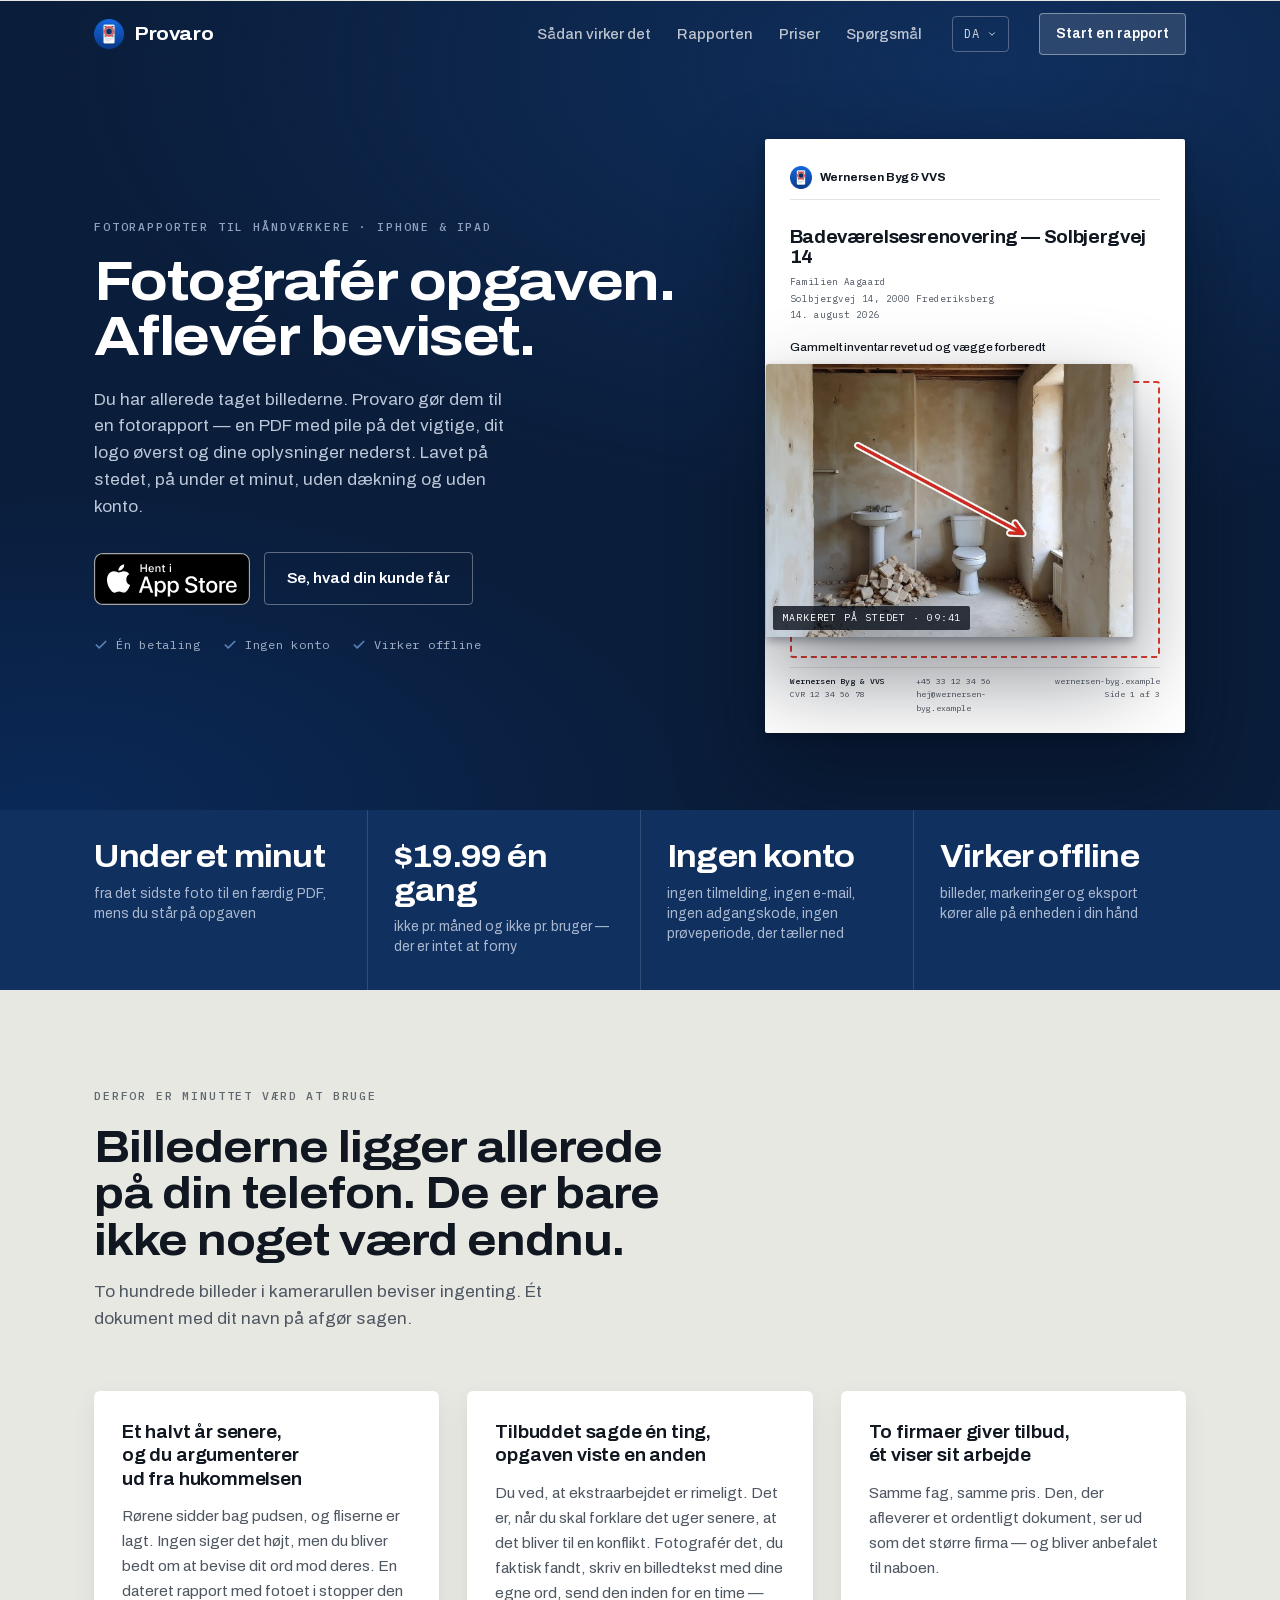
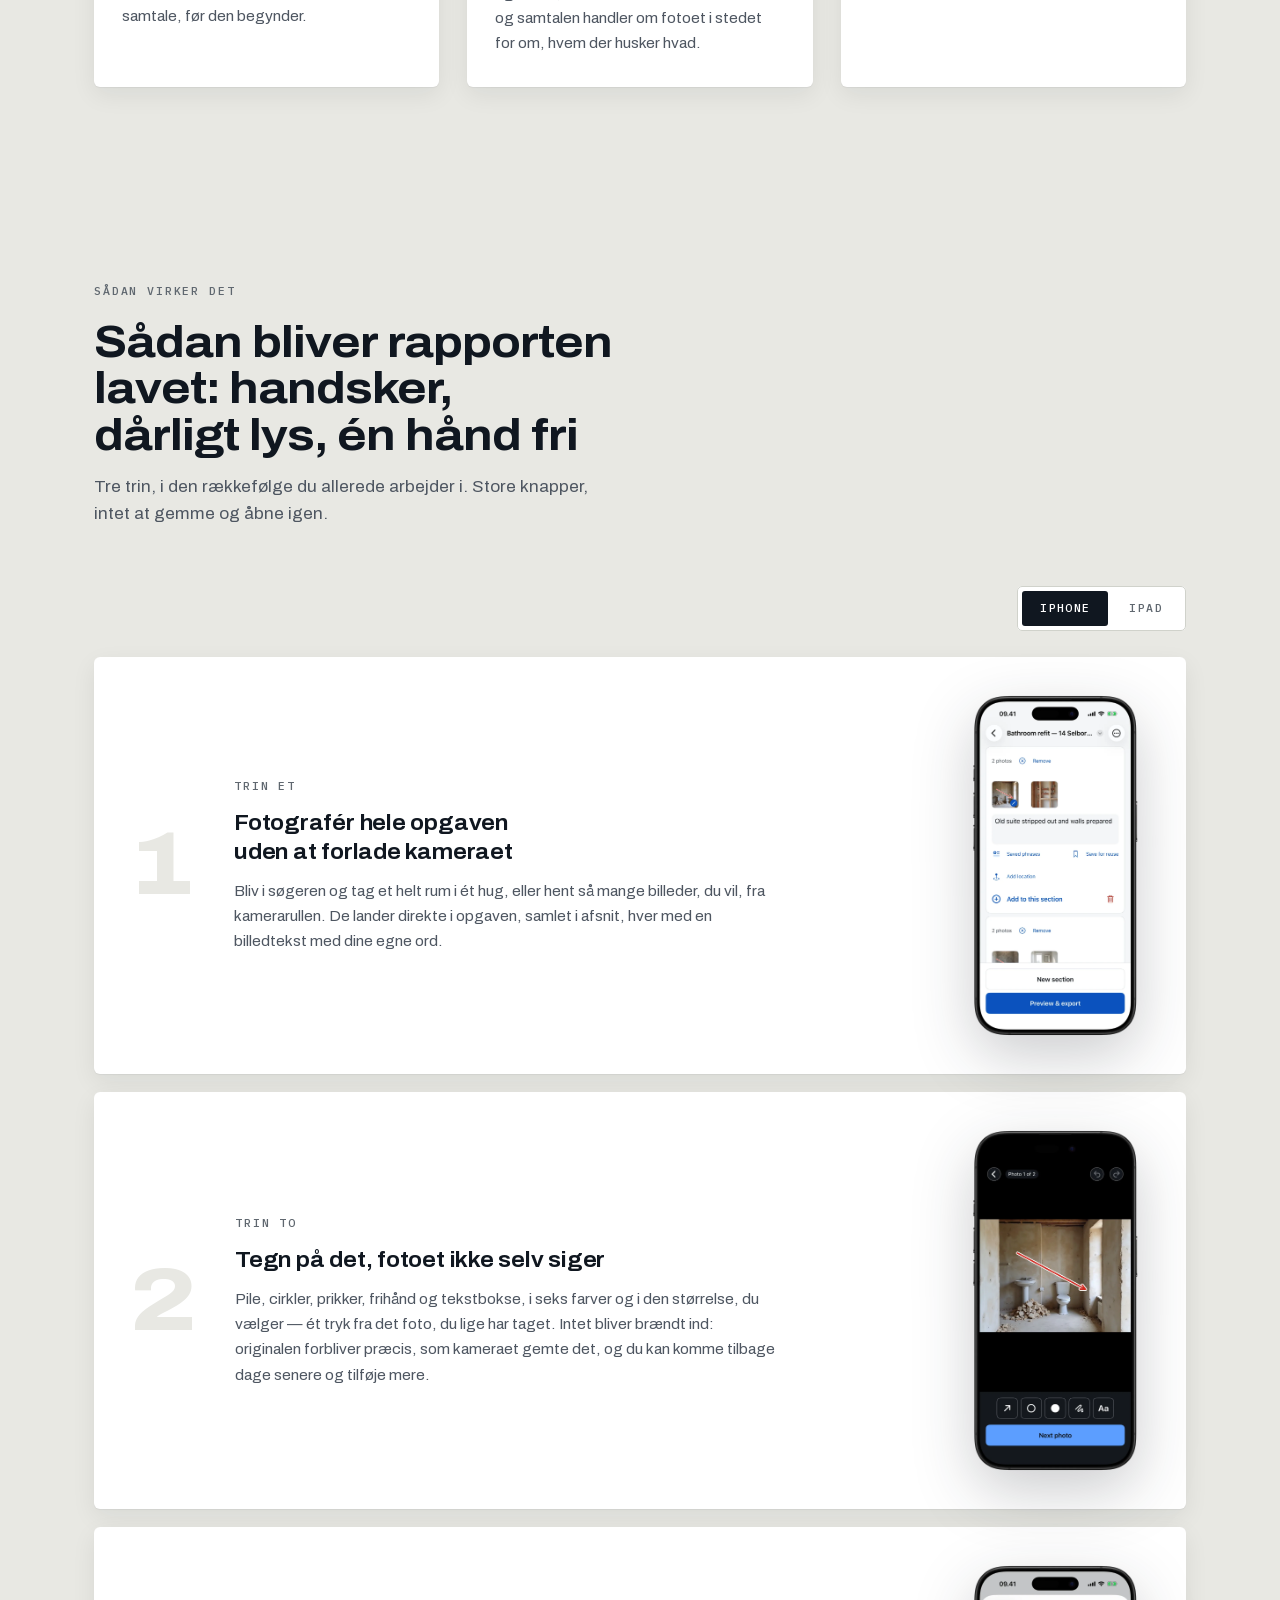
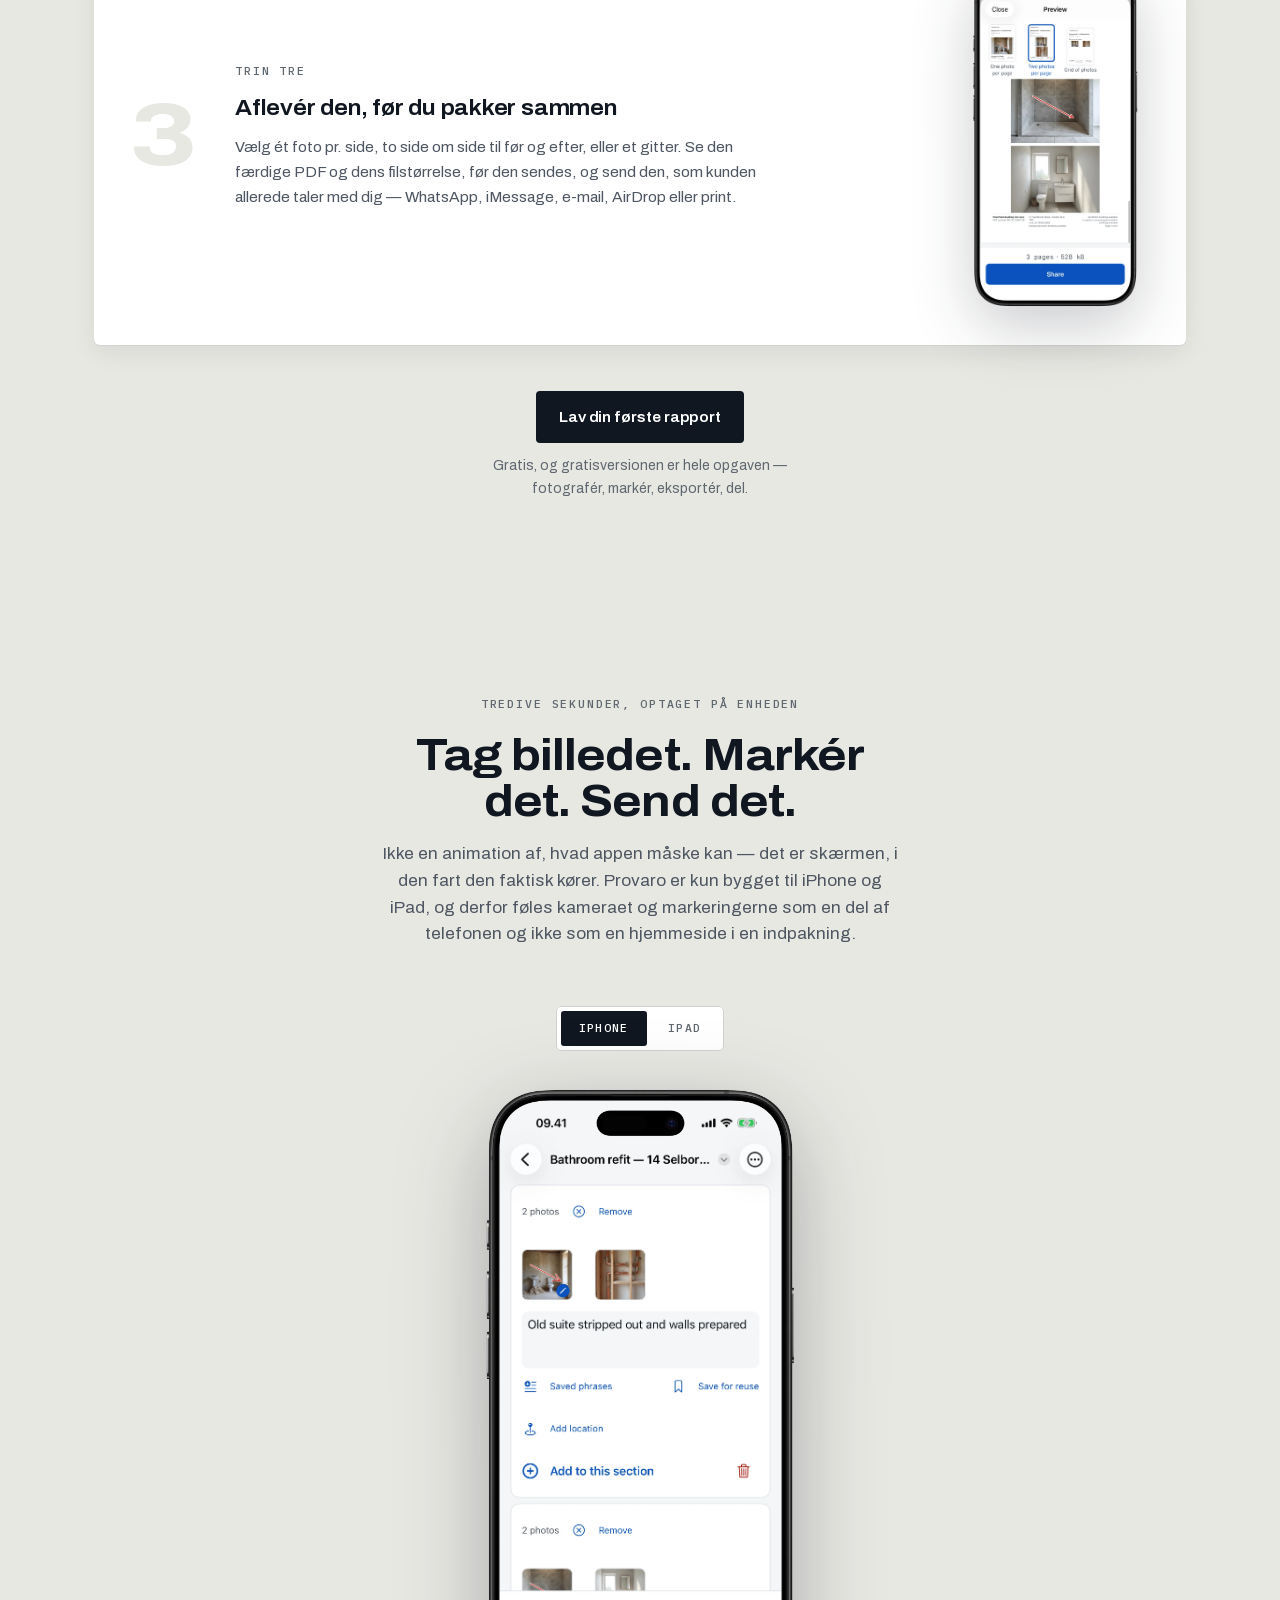
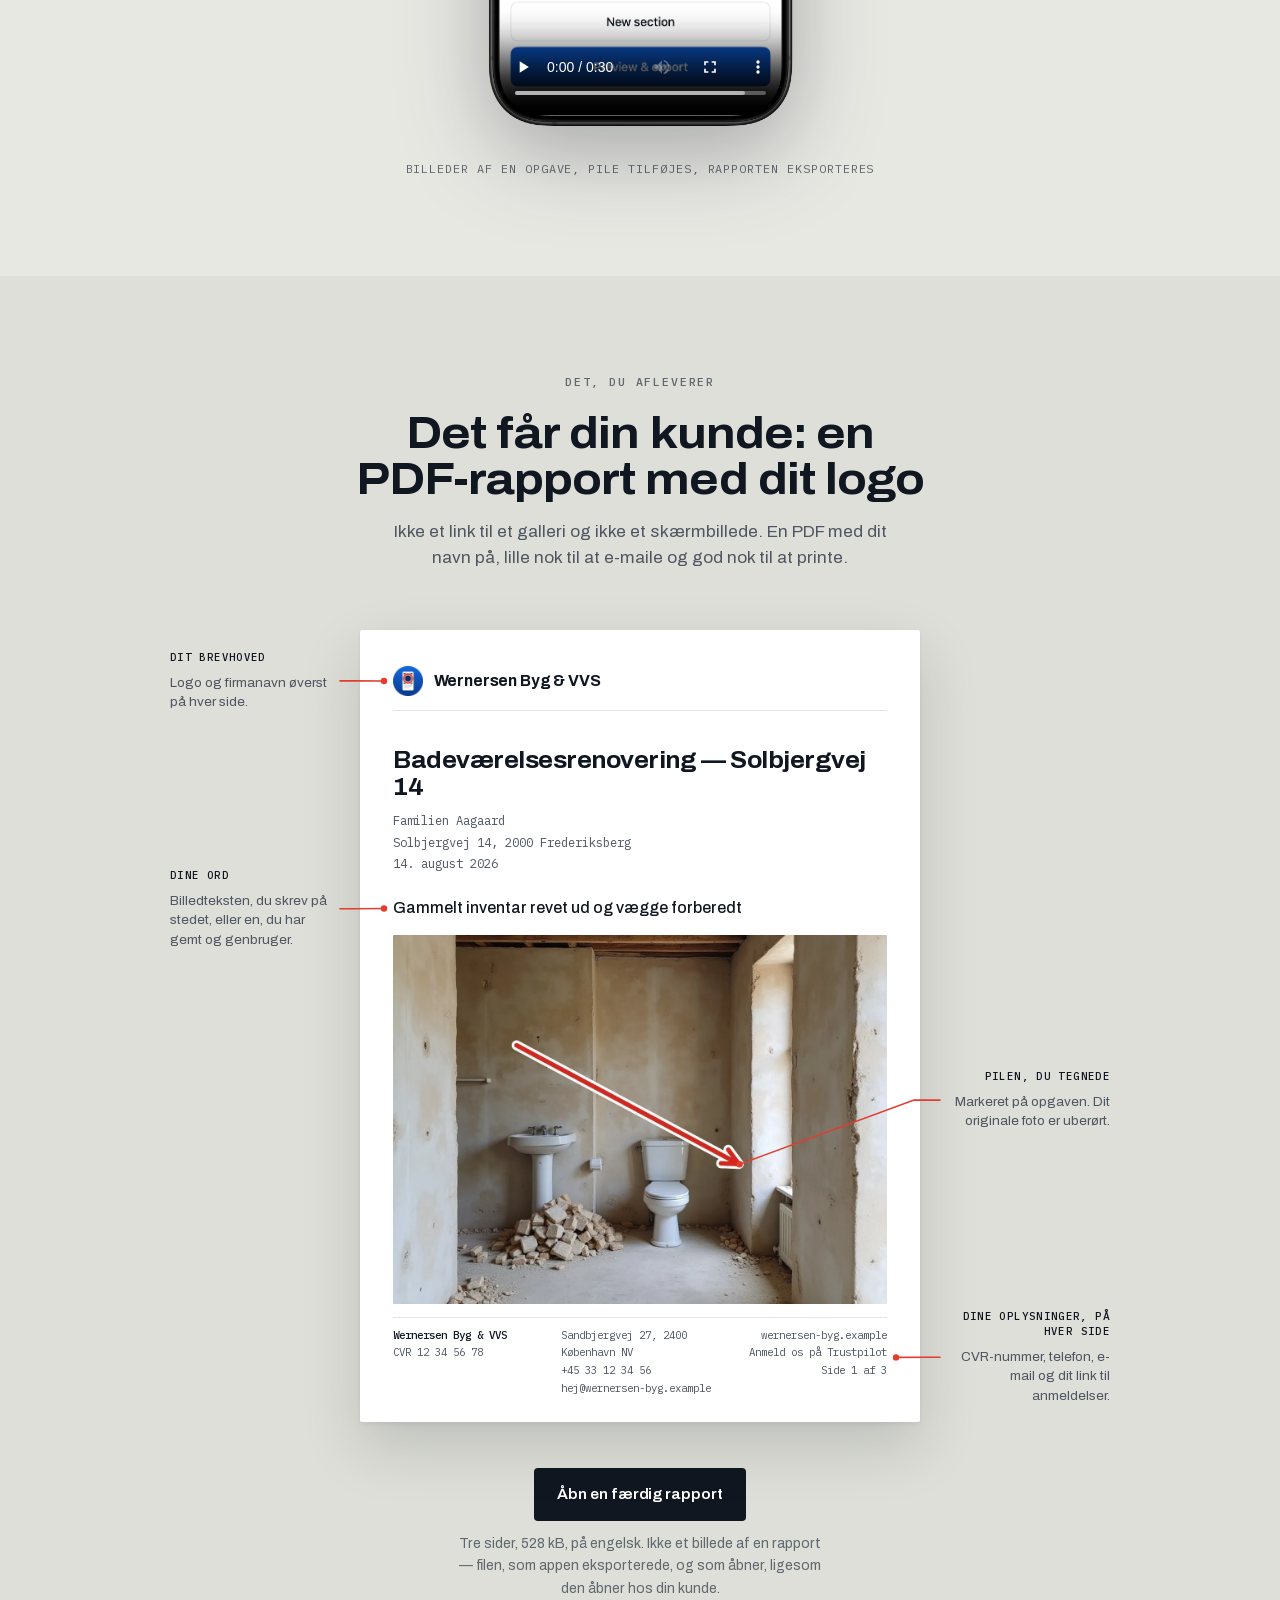
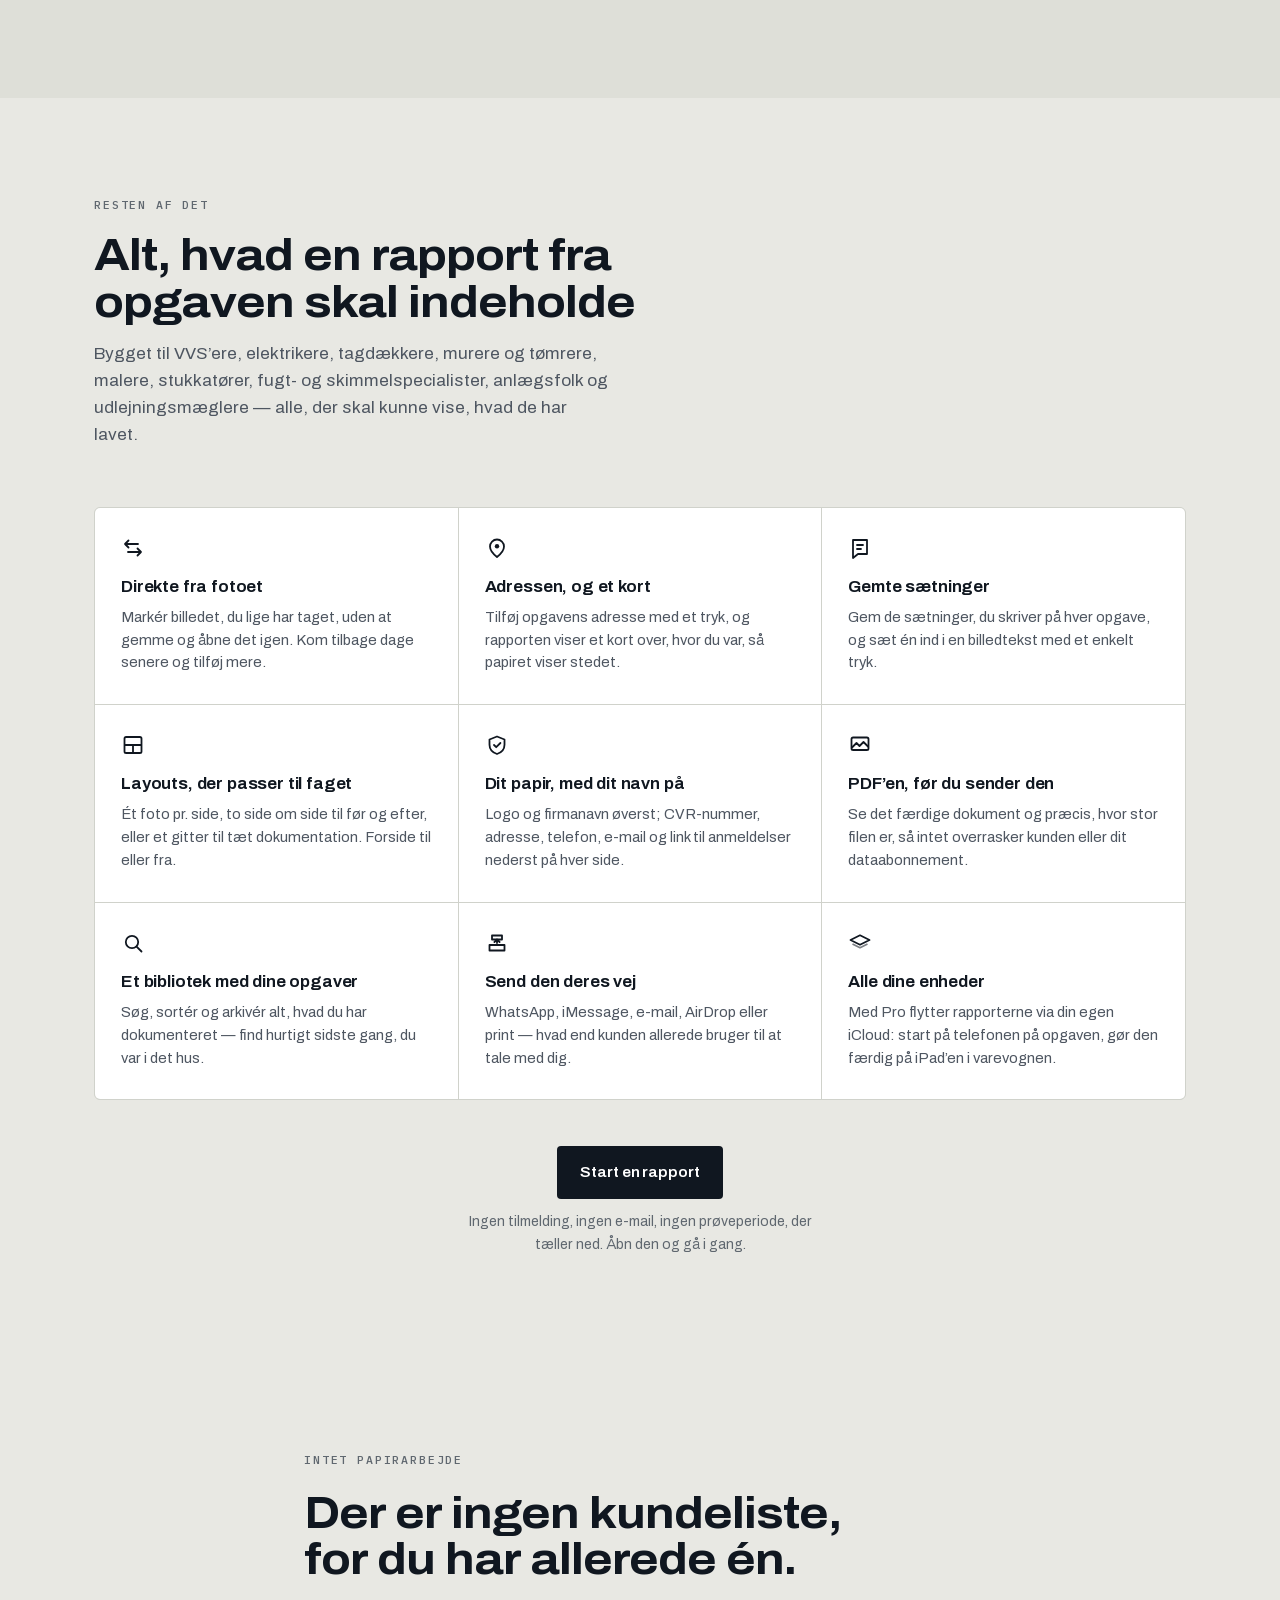
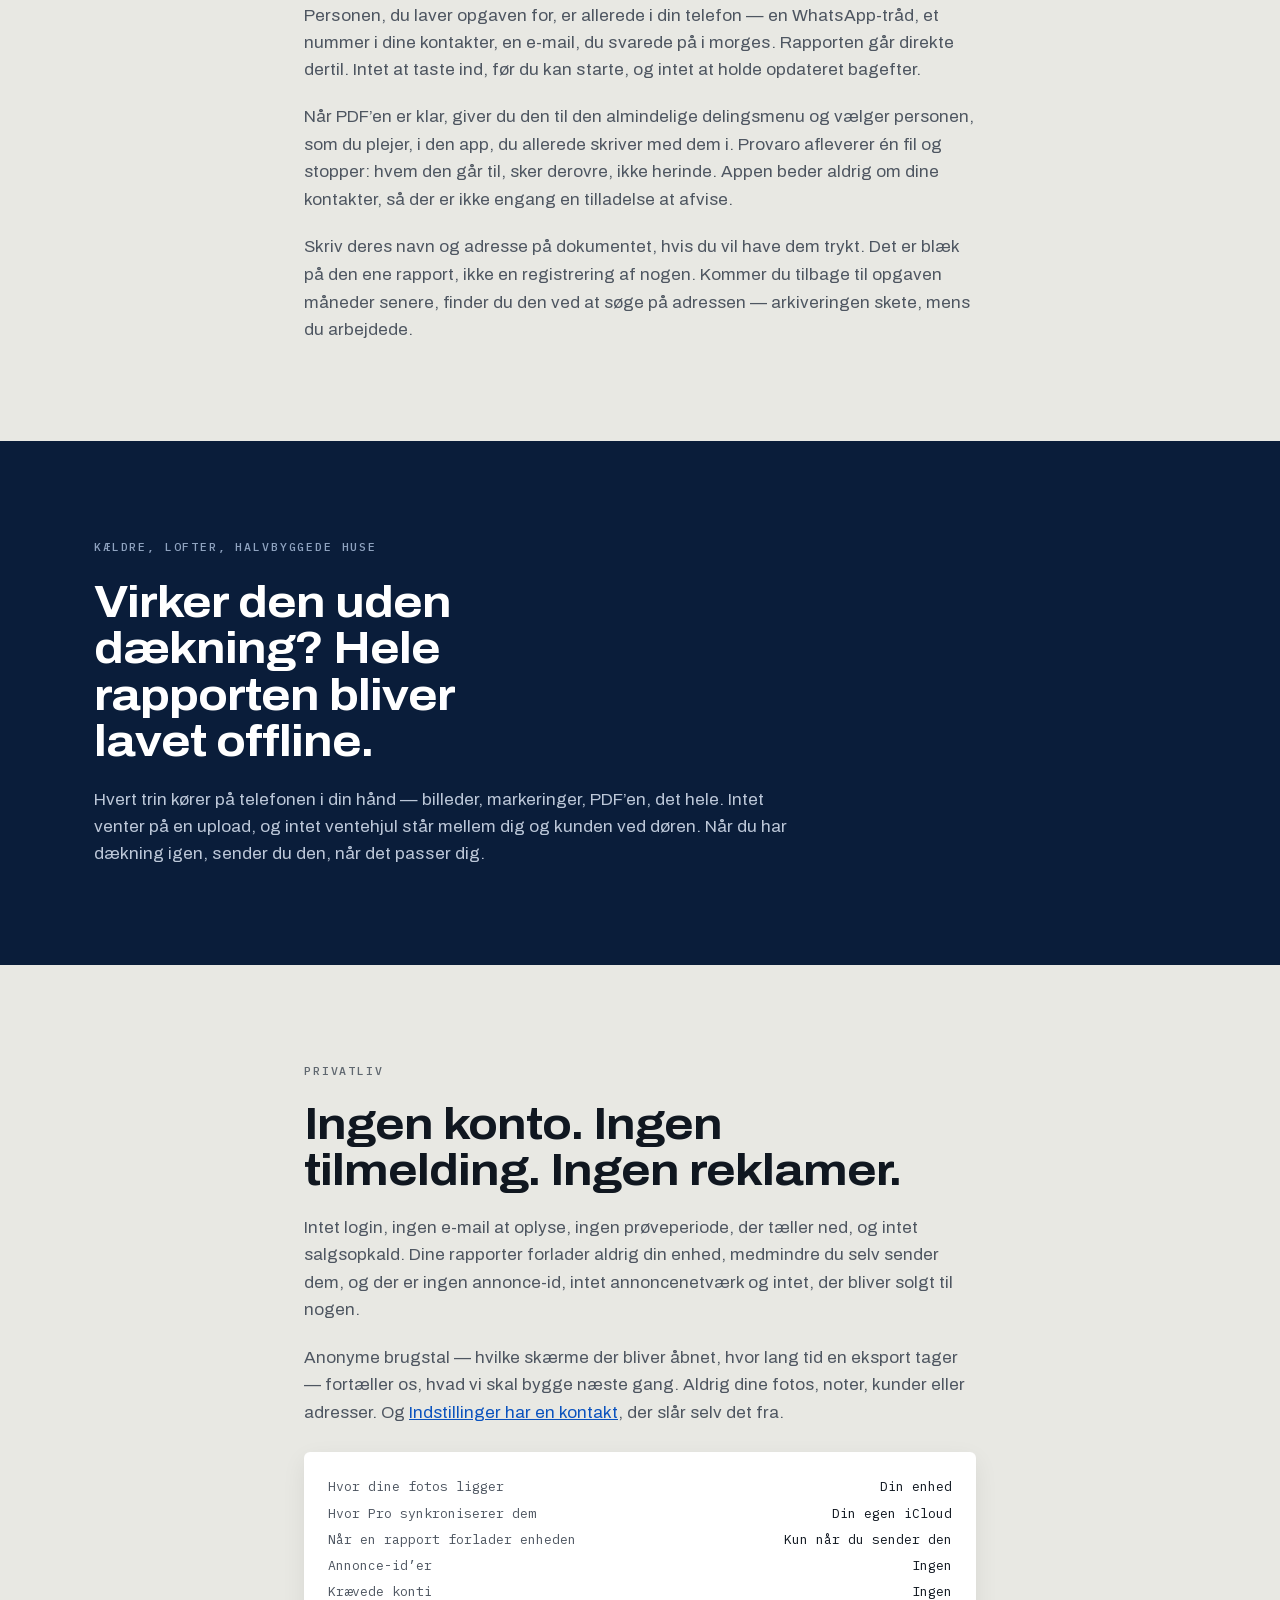
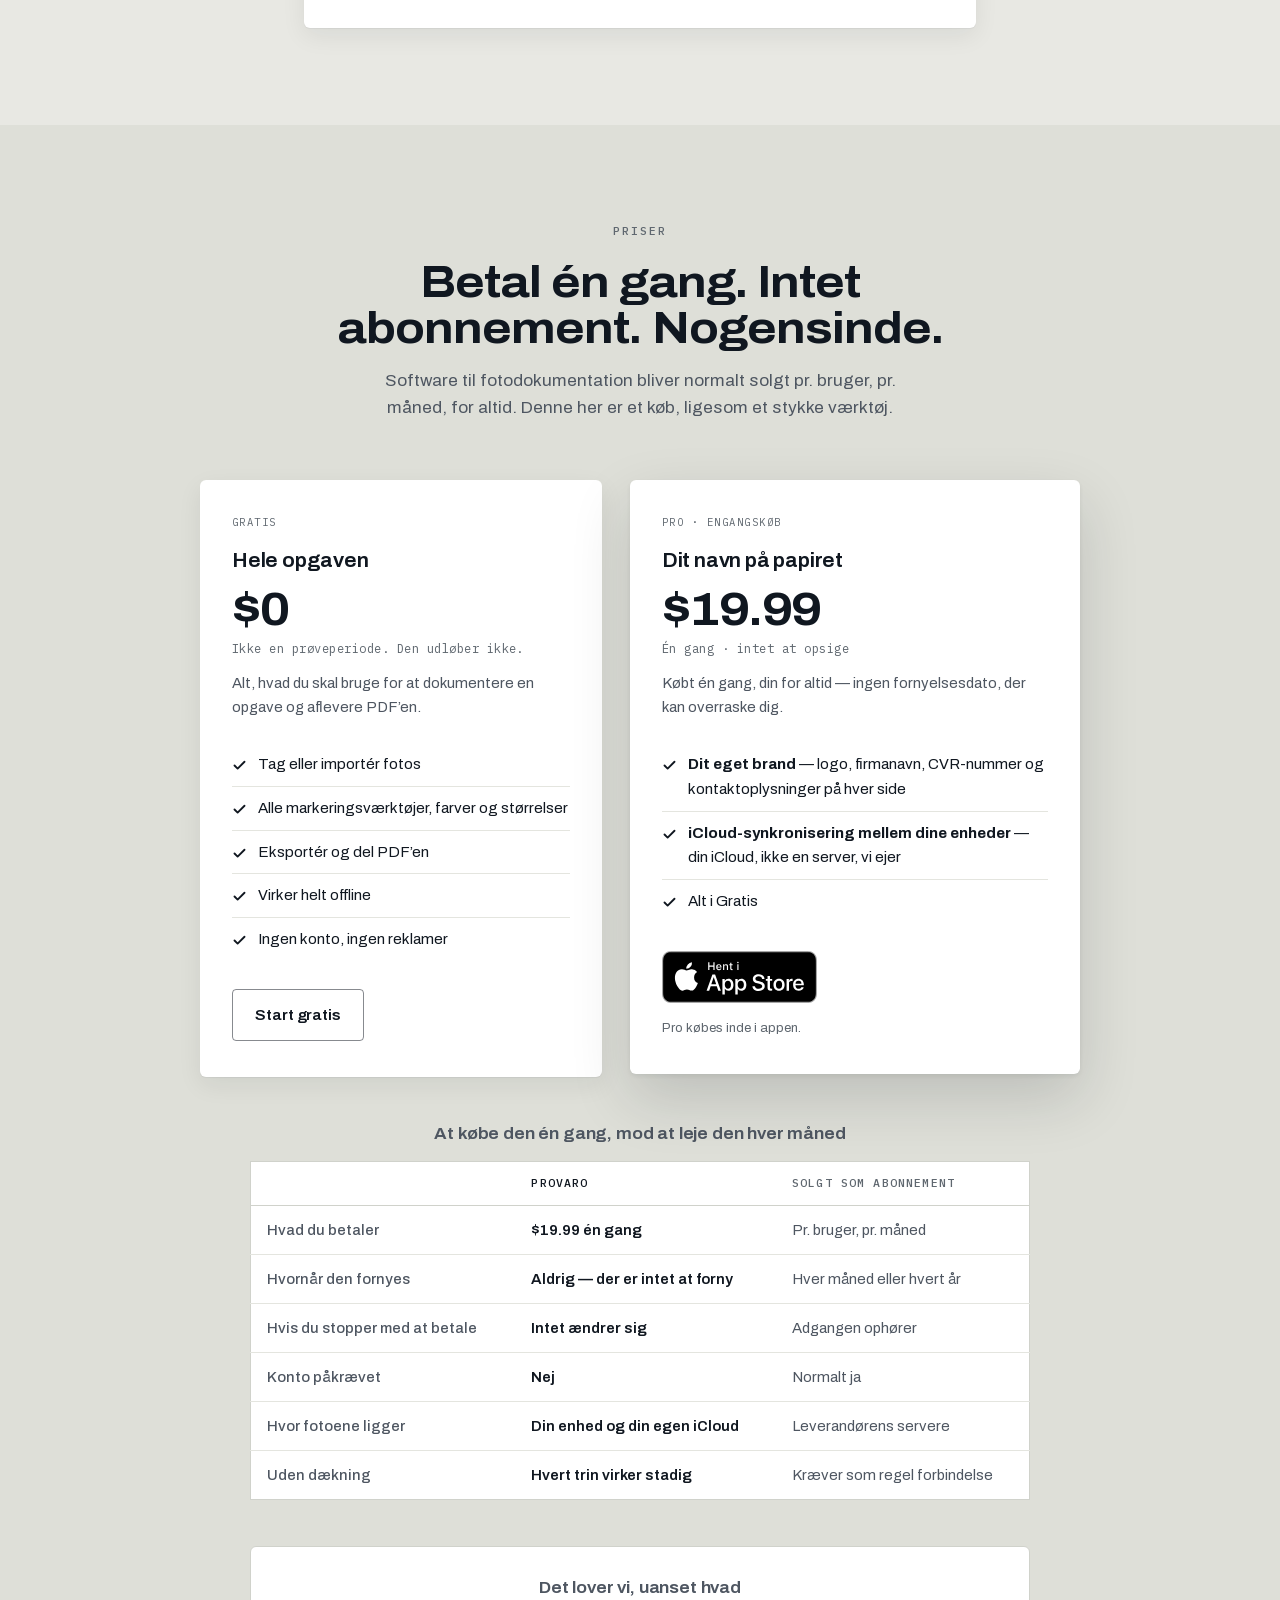
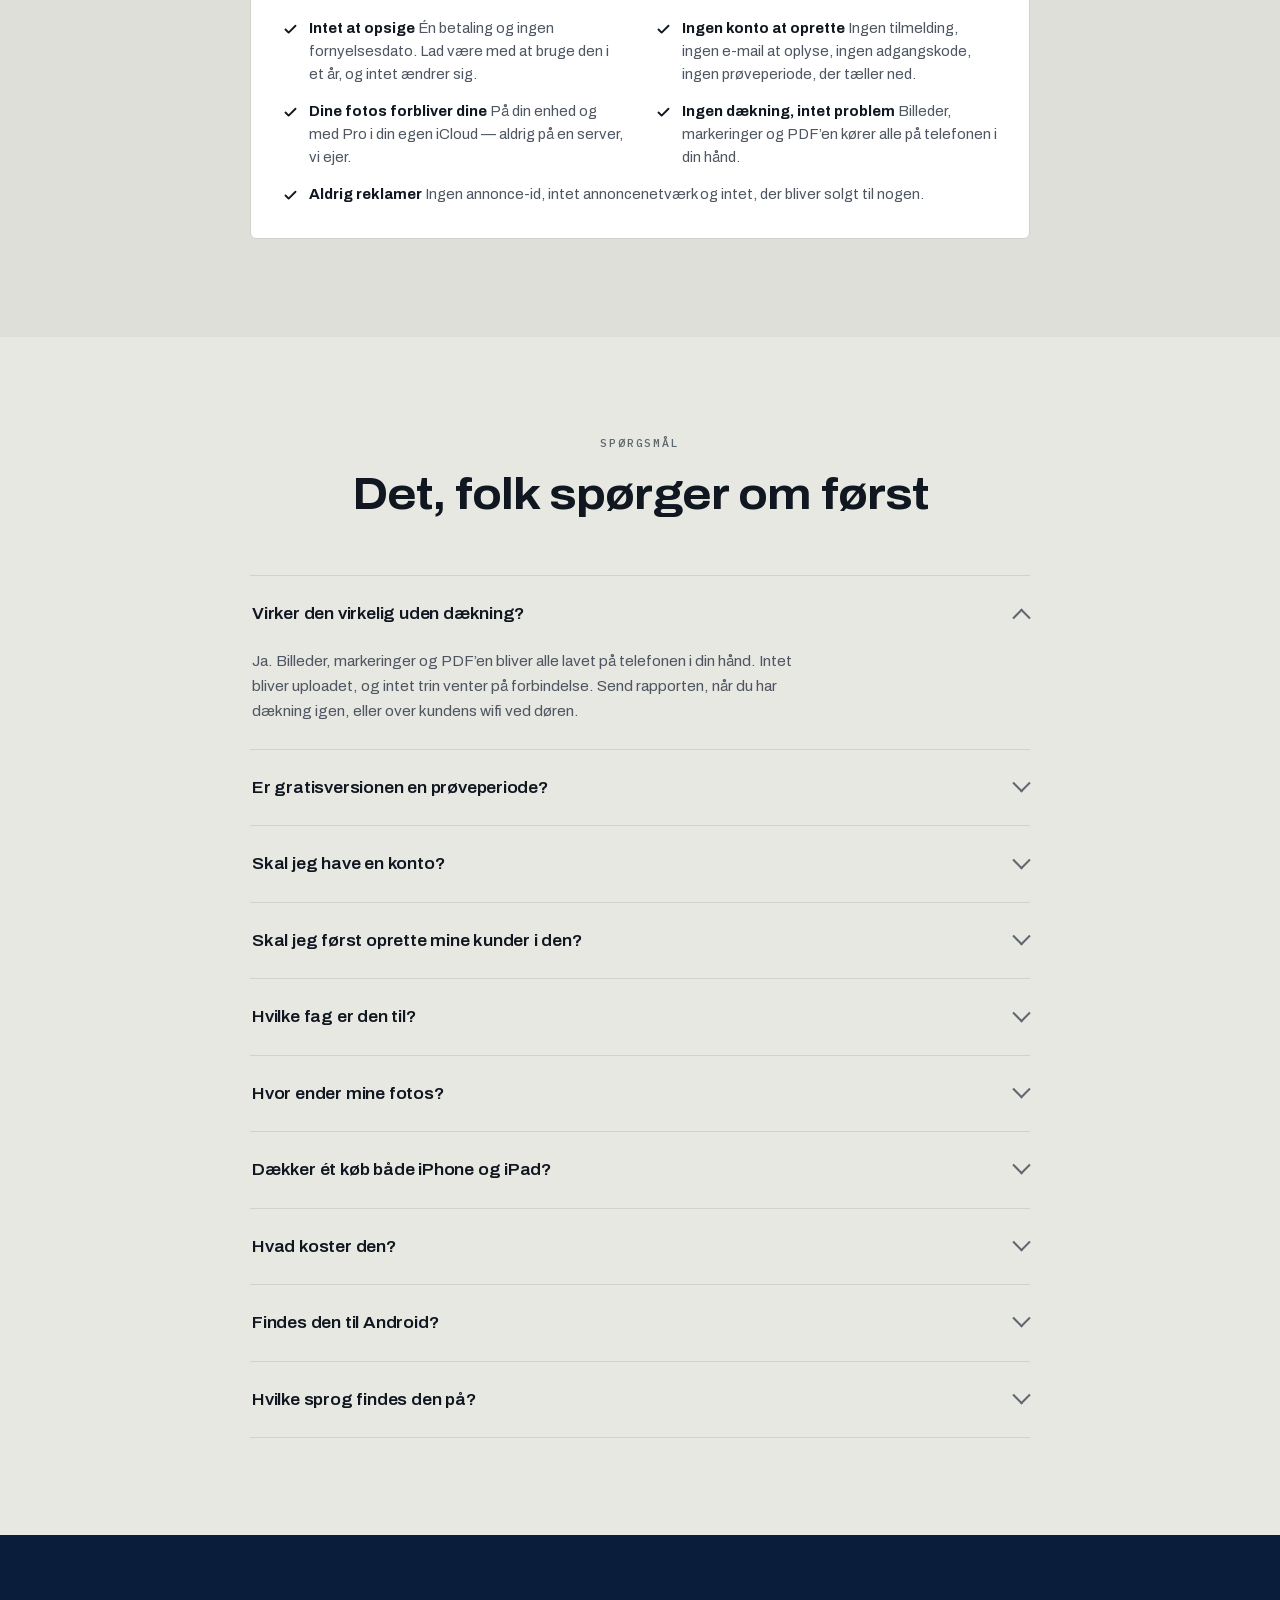
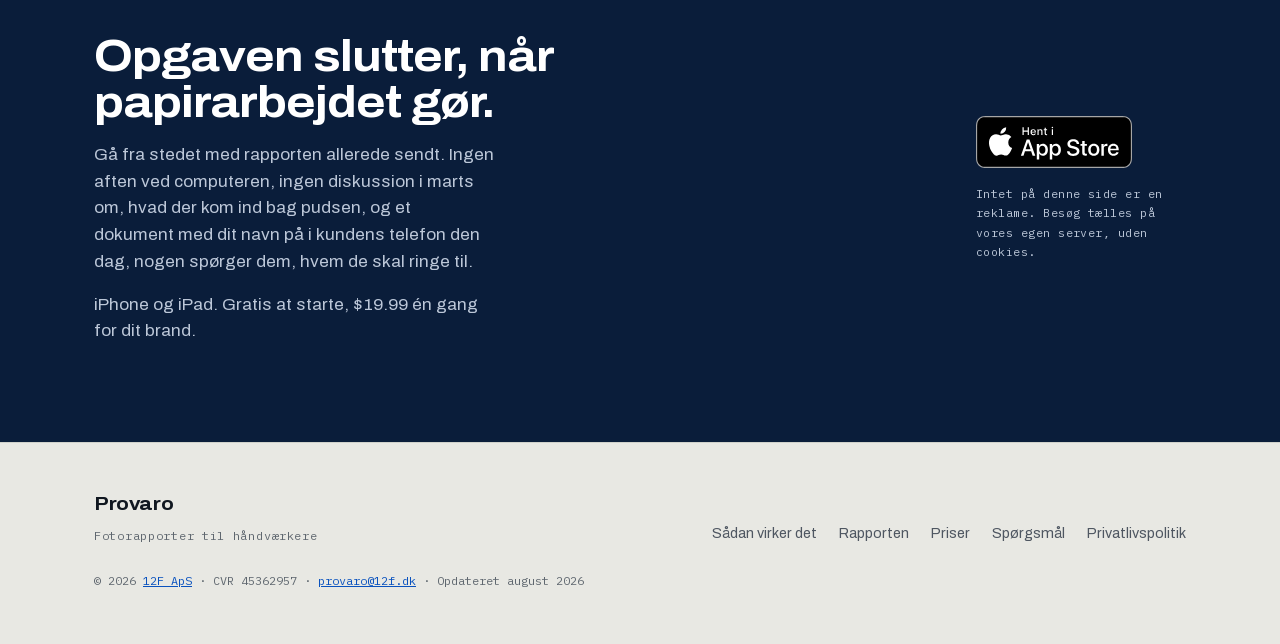
<file: da/index.html>
<!DOCTYPE html>
<html lang="da" data-price-primary="dk" data-price-secondary="none">
<head>
  <meta charset="utf-8" />
  <meta name="viewport" content="width=device-width, initial-scale=1, viewport-fit=cover" />
  <title>Fotorapport-app til håndværkere — Provaro</title>
  <meta name="description" content="Provaro gør fotos fra opgaven til en PDF med dit logo, på stedet, på under et minut — så du kan bevise, hvad du lavede, et halvt år senere. Virker offline." />
  <link rel="canonical" href="https://provaro.12f.dk/da/" />
  <meta property="og:locale" content="da_DK" />
  <!-- i18n:alternates — every translation points at every other one, self
       included, which is what Google asks for. tools/build-i18n.py copies this
       block unchanged; edit it here and rebuild. -->
  <link rel="alternate" hreflang="x-default" href="https://provaro.12f.dk/" />
  <link rel="alternate" hreflang="en" href="https://provaro.12f.dk/" />
  <link rel="alternate" hreflang="da" href="https://provaro.12f.dk/da/" />
  <link rel="alternate" hreflang="de" href="https://provaro.12f.dk/de/" />
  <link rel="alternate" hreflang="es" href="https://provaro.12f.dk/es/" />
  <link rel="alternate" hreflang="fr" href="https://provaro.12f.dk/fr/" />
  <link rel="alternate" hreflang="it" href="https://provaro.12f.dk/it/" />
  <link rel="alternate" hreflang="ja" href="https://provaro.12f.dk/ja/" />
  <link rel="alternate" hreflang="nl" href="https://provaro.12f.dk/nl/" />
  <link rel="alternate" hreflang="pl" href="https://provaro.12f.dk/pl/" />
  <link rel="alternate" hreflang="pt-BR" href="https://provaro.12f.dk/pt-br/" />
  <!-- /i18n:alternates -->
  <meta name="theme-color" content="#0A1D3A" />
  <link rel="icon" href="../assets/img/favicon.png" type="image/png" />
  <link rel="apple-touch-icon" href="../assets/img/apple-touch-icon.png" />

  <link rel="preload" href="../assets/fonts/archivo-400_800-latin.woff2" as="font" type="font/woff2" crossorigin />
  <link rel="preload" href="../assets/fonts/ibm-plex-mono-500-latin.woff2" as="font" type="font/woff2" crossorigin />
  <!-- BUMP ?v= WHENEVER css/styles.css CHANGES. Pages serves the stylesheet with
       a four-hour cache and no hash in its filename, so without a fresh query the
       new markup gets styled by the old rules for hours after a deploy. The HTML
       itself carries a much shorter TTL, so a changed token lands immediately. -->
  <link rel="stylesheet" href="../css/styles.css?v=2026-08-27a" />

  <meta property="og:type" content="website" />
  <meta property="og:site_name" content="Provaro" />
  <meta property="og:title" content="Fotorapport-app til håndværkere — Provaro" />
  <meta property="og:description" content="Markerede fotos i en PDF med dit logo, lavet på stedet, på under et minut. Én betaling. Intet abonnement. Ingen konto. Virker uden dækning." />
  <meta property="og:url" content="https://provaro.12f.dk/da/" />
  <meta property="og:image" content="https://provaro.12f.dk/assets/og/og-image.png" />
  <meta property="og:image:width" content="1200" />
  <meta property="og:image:height" content="630" />
  <meta name="twitter:card" content="summary_large_image" />
  <meta name="twitter:title" content="Fotorapport-app til håndværkere — Provaro" />
  <meta name="twitter:description" content="Markerede fotos i en PDF med dit logo, lavet på stedet, på under et minut. Én betaling. Intet abonnement." />
  <meta name="twitter:image" content="https://provaro.12f.dk/assets/og/og-image.png" />

  <!-- Every App Store link carries ?ct=site-provaro-da&mt=8. Without it App Store
       Connect files each download from here into one undifferentiated "Web
       referrer" bucket; ct= fills the Campaign column instead, so the question
       "did the site do anything" has an answer. tools/build-i18n.py appends the
       language to the token on a translated page — site-provaro-de and the rest
       — which is what makes the ten translations measurable separately rather
       than as one number. Attribution only accrues from the day tagging ships;
       there is no backfill. See issue #35.

       ct is free text and capped at 40 characters, which the longest token
       here (site-provaro-pt-br, 18) is comfortably inside.

  Prices come from Apple, not from this file. tools/fetch-appstore-price.py
       reads them off the App Store and bakes the euro price into the markup
       above, so a crawler and a visitor with no JavaScript both read the real
       number. This then swaps in the visitor's own storefront price, because a
       Dane charged 99 kr should not be quoted euros. pricing.json is served
       from this domain, so the promise in the closing fineprint still holds:
       nothing here talks to anyone but us. -->
  <script>
    (function () {
      var url = '../assets/data/pricing.json?v=ea0ce7be';

      // A regional locale is the honest signal — someone in Denmark almost
      // always carries a -DK tag even when the interface language is English.
      // Failing that, the time zone names the country well enough to price it.
      var ZONES = {
        'Europe/Copenhagen': 'dk', 'Europe/Stockholm': 'se',
        'Europe/Oslo': 'no', 'Europe/London': 'gb', 'Europe/Zurich': 'ch',
        'Europe/Warsaw': 'pl', 'Europe/Prague': 'cz', 'Pacific/Auckland': 'nz',
        'Europe/Berlin': 'de', 'Europe/Vienna': 'de', 'Europe/Madrid': 'es',
        'Europe/Paris': 'fr', 'Europe/Rome': 'it', 'Europe/Amsterdam': 'nl',
        'Europe/Brussels': 'nl', 'Asia/Tokyo': 'jp',
        'America/Sao_Paulo': 'br', 'America/Bahia': 'br',
        'America/Fortaleza': 'br', 'America/Recife': 'br',
        'America/Toronto': 'ca', 'America/Vancouver': 'ca',
        'America/Edmonton': 'ca', 'America/Winnipeg': 'ca',
        'America/Halifax': 'ca', 'America/St_Johns': 'ca'
      };

      function regions() {
        var tags = (navigator.languages || [navigator.language || '']).slice(0);
        var out = [];
        tags.forEach(function (tag) {
          var m = /^[a-z]{2,3}[-_](?:[A-Za-z]{4}[-_])?([A-Za-z]{2})\b/.exec(tag);
          if (m) out.push(m[1].toUpperCase());
        });
        return out;
      }

      function zone() {
        try {
          var tz = Intl.DateTimeFormat().resolvedOptions().timeZone;
          if (ZONES[tz]) return ZONES[tz];
          if (/^(America|US)\//.test(tz)) return 'us';
          if (/^Australia\//.test(tz)) return 'au';
        } catch (e) {}
        return null;
      }

      // Which storefront this page is written for. The English page is
      // priced in euros and quotes kroner beside it; /de/ is priced in euros
      // the German way and quotes francs; /ja/ is priced in yen and quotes
      // nothing, because a third currency is noise. Absent, pricing.json
      // decides, which is what a page with no attributes gets.
      var root = document.documentElement;
      var PRIMARY = root.getAttribute('data-price-primary');
      var SECONDARY = root.getAttribute('data-price-secondary');

      function pick(data) {
        var sf = data.storefronts || {};
        var wanted = regions();
        for (var i = 0; i < wanted.length; i++) {
          for (var key in sf) {
            if (sf[key].regions.indexOf(wanted[i]) !== -1) return key;
          }
        }
        var byZone = zone();
        return sf[byZone] ? byZone : primary(data);
      }

      function primary(data) { return PRIMARY || data.primary; }
      function secondary(data) { return SECONDARY || data.secondary; }

      function apply(data) {
        var sf = data.storefronts || {};
        var hereKey = pick(data);
        var here = sf[hereKey];
        if (!here) return;
        var mine = primary(data), theirs = secondary(data);
        var home = sf[theirs] || null;

        // The small print quotes a second currency so the number can be
        // checked against a familiar one — kroner for the euro page, euros for
        // a Danish visitor. To anyone billed in a third currency it is just
        // noise, so they get the aside dropped rather than translated. A page
        // that names no second currency drops it for everyone.
        var other = hereKey === theirs ? sf[mine]
                  : hereKey === mine ? home : null;

        var aside = document.querySelector('[data-price-aside]');
        if (aside) aside.hidden = !other;

        var text = {
          free: here.free,
          pro: here.pro,
          'pro-secondary': other ? other.pro : null
        };

        var spans = document.querySelectorAll('[data-price]');
        for (var i = 0; i < spans.length; i++) {
          var value = text[spans[i].getAttribute('data-price')];
          if (value) spans[i].textContent = value;
        }
      }

      var loaded = fetch(url, { cache: 'no-cache' }).then(function (r) {
        if (!r.ok) throw new Error(r.status);
        return r.json();
      });

      function run() { loaded.then(apply).catch(function () {}); }

      if (document.readyState === 'loading') {
        document.addEventListener('DOMContentLoaded', run);
      } else {
        run();
      }
    })();
  </script>

  <!-- Umami: self-hosted on our own box, cookie-less, no cross-site identifier.
       It is the only request this page makes to anywhere but itself, which is
       why the fonts below it are self-hosted and the closing fineprint says
       plainly that visits are counted. -->
  <!-- Umami analytics: production-hostname guard — local dev (localhost/127.0.0.1/preview domains) never reports to the provaro.12f.dk production site. -->
<script>
(function(){var H="provaro.12f.dk",d=document;if(location.hostname===H||location.hostname==="www."+H){var s=d.createElement("script");s.src="https://umami.robert-jensen.dk/script.js";s.defer=true;s.dataset.websiteId="007e0c65-405a-4881-99a3-ca9bb0895715";s.dataset.performance="true";d.head.appendChild(s);}})();
</script>

  <script type="application/ld+json">
  {
    "@context": "https://schema.org",
    "@type": "MobileApplication",
    "name": "Provaro",
    "operatingSystem": "iOS",
    "applicationCategory": "BusinessApplication",
    "url": "https://provaro.12f.dk/da/",
    "installUrl": "https://apps.apple.com/dk/app/provaro-job-photo-reports/id6800068309?ct=site-provaro-da&mt=8",
    "author": {
      "@type": "Organization",
      "name": "12F ApS",
      "url": "https://www.12f.dk/",
      "email": "provaro@12f.dk",
      "sameAs": [
        "https://www.12f.dk/provaro/",
        "https://apps.apple.com/gb/developer/robert-jensen/id1786807724"
      ]
    },
    "publisher": {
      "@type": "Organization",
      "name": "12F ApS",
      "url": "https://www.12f.dk/",
      "email": "provaro@12f.dk"
    },
    "dateModified": "2026-08-27",
    "operatingSystemVersion": "iOS 17.0 or later",
    "description": "Gør en færdig opgave til en professionel fotorapport: markerede fotos i en PDF med dit logo, lavet på stedet, på under et minut. Virker offline, ingen konto, ingen reklamer.",
    "featureList": [
      "Fotografér hele opgaven uden at forlade kameraet",
      "Pile, cirkler, prikker, frihånd og tekstbokse på ethvert foto",
      "PDF med dit logo, CVR-nummer og kontaktoplysninger",
      "Virker helt offline",
      "iCloud-synkronisering mellem dine egne enheder"
    ],
    "offers": [
      {
        "@type": "Offer",
        "price": "0",
        "priceCurrency": "DKK",
        "description": "Gratis: fotografér, markér, eksportér og del. Ikke en prøveperiode."
      },
      {
        "@type": "Offer",
        "price": "179",
        "priceCurrency": "DKK",
        "description": "Pro (livstid): dit eget brand på rapporten og iCloud-synkronisering mellem dine enheder. Engangskøb."
      }
    ],
    "inLanguage": "da"
  }
  </script>

  <script type="application/ld+json">
  {
    "@context": "https://schema.org",
    "@type": "HowTo",
    "name": "Sådan laver du en fotorapport på stedet",
    "description": "Fotografér en færdig opgave, markér det vigtige og giv kunden en PDF-rapport med dit logo, uden at forlade stedet.",
    "totalTime": "PT1M",
    "url": "https://provaro.12f.dk/da/#how",
    "tool": [
      {
        "@type": "HowToTool",
        "name": "En iPhone eller iPad med Provaro"
      }
    ],
    "step": [
      {
        "@type": "HowToStep",
        "name": "Fotografér hele opgaven uden at forlade kameraet",
        "text": "Bliv i søgeren og tag et helt rum i ét hug, eller hent så mange billeder, du vil, fra kamerarullen. De lander direkte i opgaven, samlet i afsnit, hver med en billedtekst med dine egne ord.",
        "image": "https://provaro.12f.dk/assets/screens/iphone/framed/report-editor.webp",
        "url": "https://provaro.12f.dk/da/#how"
      },
      {
        "@type": "HowToStep",
        "name": "Markér det, fotoet ikke selv siger",
        "text": "Pile, cirkler, prikker, frihånd og tekstbokse, i seks farver og i den størrelse, du vælger, ét tryk fra det foto, du lige har taget. Dit originale foto forbliver præcis, som kameraet gemte det.",
        "image": "https://provaro.12f.dk/assets/screens/iphone/framed/markup.webp",
        "url": "https://provaro.12f.dk/da/#how"
      },
      {
        "@type": "HowToStep",
        "name": "Aflevér rapporten, før du pakker sammen",
        "text": "Vælg ét foto pr. side, to side om side til før og efter, eller et gitter. Tjek den færdige PDF og dens filstørrelse, og send den, som kunden allerede taler med dig: WhatsApp, iMessage, e-mail, AirDrop eller print.",
        "image": "https://provaro.12f.dk/assets/screens/iphone/framed/document-preview.webp",
        "url": "https://provaro.12f.dk/da/#how"
      }
    ],
    "inLanguage": "da"
  }
  </script>

  <script type="application/ld+json">
  {
    "@context": "https://schema.org",
    "@type": "FAQPage",
    "mainEntity": [
      {
        "@type": "Question",
        "name": "Virker Provaro virkelig uden dækning?",
        "acceptedAnswer": {
          "@type": "Answer",
          "text": "Ja. Billeder, markeringer og PDF’en bliver alle lavet på telefonen i din hånd. Intet bliver uploadet, og intet trin venter på forbindelse. Send rapporten, når du har dækning igen, eller over kundens wifi ved døren."
        }
      },
      {
        "@type": "Question",
        "name": "Er gratisversionen en prøveperiode?",
        "acceptedAnswer": {
          "@type": "Answer",
          "text": "Nej. Gratis er hele opgaven — fotografér, markér, eksportér, del — og den udløber ikke. Pro er én betaling på 179,00 kr, der sætter dit brand på rapporten og slår iCloud-synkronisering til. Der er ingen fornyelse og intet at opsige."
        }
      },
      {
        "@type": "Question",
        "name": "Skal jeg have en konto?",
        "acceptedAnswer": {
          "@type": "Answer",
          "text": "Nej. Der er ingen tilmelding, ingen e-mail at oplyse og ingen adgangskode. Åbn appen og start en rapport."
        }
      },
      {
        "@type": "Question",
        "name": "Skal jeg først oprette mine kunder i Provaro?",
        "acceptedAnswer": {
          "@type": "Answer",
          "text": "Nej. Der er ingen kundeliste i Provaro, og appen beder aldrig om dine kontakter. Du sender den færdige PDF via den almindelige iOS-delingsmenu — WhatsApp, iMessage, e-mail, AirDrop eller print — og vælger personen i den app, du allerede skriver med dem i, blandt de kontakter, du allerede har. Vil du have navn og adresse trykt på rapporten, skriver du dem på den opgave; det er blæk på det ene dokument, ikke en registrering af nogen."
        }
      },
      {
        "@type": "Question",
        "name": "Hvilke fag er Provaro til?",
        "acceptedAnswer": {
          "@type": "Answer",
          "text": "Alle, der skal kunne vise, hvad de har lavet: VVS’ere, elektrikere, tagdækkere, murere og tømrere, malere, stukkatører, fugt- og skimmelspecialister, anlægsfolk og udlejningsmæglere, der laver ind- og fraflytningssyn."
        }
      },
      {
        "@type": "Question",
        "name": "Hvor ender mine fotos?",
        "acceptedAnswer": {
          "@type": "Answer",
          "text": "På din enhed og ingen andre steder, medmindre du selv sender rapporten. Med Pro synkroniseres de også via din egen iCloud-konto — ikke en server, vi ejer. Der er ingen annonce-id og intet annoncenetværk i appen."
        }
      },
      {
        "@type": "Question",
        "name": "Dækker ét køb både iPhone og iPad?",
        "acceptedAnswer": {
          "@type": "Answer",
          "text": "Ja. Start rapporten på telefonen på opgaven og gør den færdig på iPad’en i varevognen. Med Pro holdes de to i takt via din egen iCloud."
        }
      },
      {
        "@type": "Question",
        "name": "Hvad koster Provaro?",
        "acceptedAnswer": {
          "@type": "Answer",
          "text": "Gratis at fotografere, markere, eksportere og dele — det er hele opgaven, og det udløber ikke. Pro er én betaling på 179,00 kr, der sætter dit eget brand på rapporten og slår iCloud-synkronisering til. Der er intet månedligt gebyr og intet at opsige."
        }
      },
      {
        "@type": "Question",
        "name": "Findes Provaro til Android?",
        "acceptedAnswer": {
          "@type": "Answer",
          "text": "Nej. Provaro er kun til iPhone og iPad og kræver iOS 17 eller nyere."
        }
      },
      {
        "@type": "Question",
        "name": "Hvilke sprog findes Provaro på?",
        "acceptedAnswer": {
          "@type": "Answer",
          "text": "Appen findes på engelsk og dansk. Provaro følger det sprog, din iPhone allerede er sat til, så der er intet at vælge."
        }
      }
    ],
    "inLanguage": "da"
  }
  </script>
</head>
<body>
  <header class="site-header" id="site-header">
    <div class="wrap header-inner">
      <a class="brand" href="#top" translate="no">
        <img src="../assets/img/logo.png" alt="" width="30" height="30" />
        <span class="brand-name">Provaro</span>
      </a>
      <nav class="site-nav" aria-label="Afsnit">
        <a href="#how">Sådan virker det</a>
        <a href="#report">Rapporten</a>
        <a href="#pricing">Priser</a>
        <a href="#faq">Spørgsmål</a>
      </nav>
      <!-- i18n:langpick — tools/build-i18n.py replaces this whole block, so the
           list of languages is edited here and nowhere else. -->
      <details class="lang-pick" translate="no">
        <summary aria-label="Sprog"><span class="lang-face">DA<svg width="10" height="10" viewBox="0 0 24 24" aria-hidden="true"><path d="M6 9l6 6 6-6" fill="none" stroke="currentColor" stroke-width="2.4" stroke-linecap="round" stroke-linejoin="round"/></svg></span></summary>
        <nav class="lang-menu" aria-label="Sprog">
          <a href="/" hreflang="en" lang="en">English</a>
          <a href="/da/" hreflang="da" lang="da" aria-current="true">Dansk</a>
          <a href="/de/" hreflang="de" lang="de">Deutsch</a>
          <a href="/es/" hreflang="es" lang="es">Español</a>
          <a href="/fr/" hreflang="fr" lang="fr">Français</a>
          <a href="/it/" hreflang="it" lang="it">Italiano</a>
          <a href="/ja/" hreflang="ja" lang="ja">日本語</a>
          <a href="/nl/" hreflang="nl" lang="nl">Nederlands</a>
          <a href="/pl/" hreflang="pl" lang="pl">Polski</a>
          <a href="/pt-br/" hreflang="pt-BR" lang="pt-BR">Português (BR)</a>
        </nav>
      </details>
      <!-- /i18n:langpick -->
      <a data-umami-event="appstore-click" data-umami-event-placement="nav" class="header-cta" href="https://apps.apple.com/dk/app/provaro-job-photo-reports/id6800068309?ct=site-provaro-da&amp;mt=8" target="_blank" rel="noopener">Start en rapport</a>
    </div>
  </header>

  <main id="top">
    <!-- ================= HERO ================= -->
    <section class="hero">
      <div class="wrap hero-inner">
        <div>
          <p class="eyebrow">Fotorapporter til håndværkere &middot; iPhone &amp; iPad</p>
          <h1><span class="ln">Fotografér opgaven.</span> <span class="ln">Aflevér beviset.</span></h1>
          <p class="lede">Du har allerede taget billederne. Provaro gør dem til en fotorapport — en PDF med pile på det vigtige, dit logo øverst og dine oplysninger nederst. Lavet på stedet, på under et minut, uden dækning og uden konto.</p>
          <div class="actions">
            <a data-umami-event="appstore-click" data-umami-event-placement="cta" class="appstore" href="https://apps.apple.com/dk/app/provaro-job-photo-reports/id6800068309?ct=site-provaro-da&amp;mt=8" target="_blank" rel="noopener">
              <img src="../assets/img/appstore-badge-da.svg" alt="Hent i App Store" width="120" height="40" />
            </a>
            <a class="btn btn-line" href="#report">Se, hvad din kunde får</a>
          </div>
          <ul class="hero-ticks">
            <li><svg width="14" height="14" viewBox="0 0 24 24" aria-hidden="true"><path d="M20 6L9 17l-5-5" fill="none" stroke="currentColor" stroke-width="3" stroke-linecap="round" stroke-linejoin="round"/></svg> Én betaling</li>
            <li><svg width="14" height="14" viewBox="0 0 24 24" aria-hidden="true"><path d="M20 6L9 17l-5-5" fill="none" stroke="currentColor" stroke-width="3" stroke-linecap="round" stroke-linejoin="round"/></svg> Ingen konto</li>
            <li><svg width="14" height="14" viewBox="0 0 24 24" aria-hidden="true"><path d="M20 6L9 17l-5-5" fill="none" stroke="currentColor" stroke-width="3" stroke-linecap="round" stroke-linejoin="round"/></svg> Virker offline</li>
          </ul>
        </div>

        <div class="handover">
          <article class="doc" aria-label="En færdig rapportside fra Provaro">
            <div class="doc-head">
              <img src="../assets/img/logo.png" alt="" width="20" height="20" />
              <span class="doc-firm">Wernersen Byg &amp; VVS</span>
            </div>
            <p class="doc-title">Badeværelsesrenovering &mdash; Solbjergvej 14</p>
            <p class="doc-meta">Familien Aagaard<br /> Solbjergvej 14, 2000 Frederiksberg<br /> 14. august 2026</p>
            <p class="doc-caption">Gammelt inventar revet ud og vægge forberedt</p>
            <div class="doc-plate">
              <div class="doc-shot empty">
                <figure class="capture">
                  <img src="../assets/photos/job-strip-out.webp" alt="Et nedrevet badeværelse med en rød pil tegnet hen over væggen, der falder på plads på rapportsiden" width="1206" height="904" />
                  <figcaption class="capture-tag">Markeret på stedet &middot; 09:41</figcaption>
                </figure>
              </div>
            </div>
            <div class="doc-foot">
              <div><strong>Wernersen Byg &amp; VVS</strong>CVR 12 34 56 78</div>
              <div>+45 33 12 34 56<br />hej@wernersen-byg.example</div>
              <div>wernersen-byg.example<br />Side 1 af 3</div>
            </div>
          </article>
        </div>
      </div>
    </section>

    <!-- ================= LEDGER ================= -->
    <section class="ledger" aria-label="Kort fortalt">
      <div class="wrap ledger-grid">
        <div class="ledger-item"><strong>Under et minut</strong> <span>fra det sidste foto til en færdig PDF, mens du står på opgaven</span></div>
        <div class="ledger-item"><strong><span data-price="pro">179,00 kr</span> én gang</strong> <span>ikke pr. måned og ikke pr. bruger — der er intet at forny</span></div>
        <div class="ledger-item"><strong>Ingen konto</strong> <span>ingen tilmelding, ingen e-mail, ingen adgangskode, ingen prøveperiode, der tæller ned</span></div>
        <div class="ledger-item"><strong>Virker offline</strong> <span>billeder, markeringer og eksport kører alle på enheden i din hånd</span></div>
      </div>
    </section>

    <!-- ================= STAKES ================= -->
    <section class="section">
      <div class="wrap">
        <div class="head">
          <span class="eyebrow">Derfor er minuttet værd at bruge</span>
          <h2>Billederne ligger allerede på din telefon. De er bare ikke noget værd endnu.</h2>
          <p class="lede">To hundrede billeder i kamerarullen beviser ingenting. Ét dokument med dit navn på afgør sagen.</p>
        </div>
        <div class="stakes-grid">
          <article class="stake" data-reveal>
            <h3>Et halvt år senere, og du argumenterer ud fra hukommelsen</h3>
            <p>Rørene sidder bag pudsen, og fliserne er lagt. Ingen siger det højt, men du bliver bedt om at bevise dit ord mod deres. En dateret rapport med fotoet i stopper den samtale, før den begynder.</p>
          </article>
          <article class="stake" data-reveal>
            <h3>Tilbuddet sagde én ting, opgaven viste en anden</h3>
            <p>Du ved, at ekstraarbejdet er rimeligt. Det er, når du skal forklare det uger senere, at det bliver til en konflikt. Fotografér det, du faktisk fandt, skriv en billedtekst med dine egne ord, send den inden for en time — og samtalen handler om fotoet i stedet for om, hvem der husker hvad.</p>
          </article>
          <article class="stake" data-reveal>
            <h3>To firmaer giver tilbud, ét viser sit arbejde</h3>
            <p>Samme fag, samme pris. Den, der afleverer et ordentligt dokument, ser ud som det større firma — og bliver anbefalet til naboen.</p>
          </article>
        </div>
      </div>
    </section>

    <!-- ================= HOW IT WORKS ================= -->
    <section id="how" class="section">
      <div class="wrap">
        <div class="head">
          <span class="eyebrow">Sådan virker det</span>
          <h2>Sådan bliver rapporten lavet: handsker, dårligt lys, én hånd fri</h2>
          <p class="lede">Tre trin, i den rækkefølge du allerede arbejder i. Store knapper, intet at gemme og åbne igen.</p>
        </div>
        <div class="device-pick" data-device-pick>
          <div class="switch-row right">
            <fieldset class="device-switch">
              <legend class="sr-only">Vis skærmene på</legend>
              <input class="device-radio" type="radio" name="how-device" id="how-iphone" value="iphone" checked />
              <label for="how-iphone">iPhone</label>
              <input class="device-radio" type="radio" name="how-device" id="how-ipad" value="ipad" />
              <label for="how-ipad">iPad</label>
            </fieldset>
          </div>
          <ol class="steps">
            <li class="step" data-reveal>
              <span class="step-n" aria-hidden="true">1</span>
              <div class="step-body">
                <span class="eyebrow">Trin et</span>
                <h3>Fotografér hele opgaven uden at forlade kameraet</h3>
                <p>Bliv i søgeren og tag et helt rum i ét hug, eller hent så mange billeder, du vil, fra kamerarullen. De lander direkte i opgaven, samlet i afsnit, hver med en billedtekst med dine egne ord.</p>
              </div>
              <div class="step-shot">
                <img class="on-iphone" src="../assets/screens/iphone/framed/report-editor.webp" alt="En opgave åben i Provaro på iPhone: fotos samlet i afsnit, hver med en billedtekst under" width="800" height="1606" loading="lazy" />
                <img class="on-ipad" src="../assets/screens/ipad/framed/report-editor.webp" alt="Den samme opgave på iPad, med listen over rapporter til venstre og den åbne opgave ved siden af" width="800" height="1043" loading="lazy" />
              </div>
            </li>
            <li class="step" data-reveal>
              <span class="step-n" aria-hidden="true">2</span>
              <div class="step-body">
                <span class="eyebrow">Trin to</span>
                <h3>Tegn på det, fotoet ikke selv siger</h3>
                <p>Pile, cirkler, prikker, frihånd og tekstbokse, i seks farver og i den størrelse, du vælger — ét tryk fra det foto, du lige har taget. Intet bliver brændt ind: originalen forbliver præcis, som kameraet gemte det, og du kan komme tilbage dage senere og tilføje mere.</p>
              </div>
              <div class="step-shot">
                <img class="on-iphone" src="../assets/screens/iphone/framed/markup.webp" alt="Markering af et foto i Provaro på iPhone med en rød pil, værktøjslinjen under" width="800" height="1606" loading="lazy" />
                <img class="on-ipad" src="../assets/screens/ipad/framed/markup.webp" alt="Den samme markering på iPad, fotoet fylder skærmen med værktøjslinjen under" width="800" height="1043" loading="lazy" />
              </div>
            </li>
            <li class="step" data-reveal>
              <span class="step-n" aria-hidden="true">3</span>
              <div class="step-body">
                <span class="eyebrow">Trin tre</span>
                <h3>Aflevér den, før du pakker sammen</h3>
                <p>Vælg ét foto pr. side, to side om side til før og efter, eller et gitter. Se den færdige PDF og dens filstørrelse, før den sendes, og send den, som kunden allerede taler med dig — WhatsApp, iMessage, e-mail, AirDrop eller print.</p>
              </div>
              <div class="step-shot">
                <img class="on-iphone" src="../assets/screens/iphone/framed/document-preview.webp" alt="Den færdige PDF med dit logo i Provaro på iPhone, med sideantal og filstørrelse, før den deles" width="800" height="1606" loading="lazy" />
                <img class="on-ipad" src="../assets/screens/ipad/framed/document-preview.webp" alt="Det samme eksportark på iPad, med layoutvælgeren og den færdige PDF over den åbne opgave" width="800" height="1043" loading="lazy" />
              </div>
            </li>
          </ol>
        </div>
        <div class="section-cta">
          <a data-umami-event="appstore-click" data-umami-event-placement="cta" class="btn btn-solid" href="https://apps.apple.com/dk/app/provaro-job-photo-reports/id6800068309?ct=site-provaro-da&amp;mt=8" target="_blank" rel="noopener">Lav din første rapport</a>
          <p class="section-cta-note">Gratis, og gratisversionen er hele opgaven — fotografér, markér, eksportér, del.</p>
        </div>
      </div>
    </section>

    <!-- ================= REEL ================= -->
    <section class="section">
      <div class="wrap">
        <div class="head centered">
          <span class="eyebrow">Tredive sekunder, optaget på enheden</span>
          <h2>Tag billedet. Markér det. Send det.</h2>
          <p class="lede">Ikke en animation af, hvad appen måske kan — det er skærmen, i den fart den faktisk kører. Provaro er kun bygget til iPhone og iPad, og derfor føles kameraet og markeringerne som en del af telefonen og ikke som en hjemmeside i en indpakning.</p>
        </div>
        <div class="device-pick" data-device-pick>
          <div class="switch-row">
            <fieldset class="device-switch">
              <legend class="sr-only">Afspil filmen optaget på</legend>
              <input class="device-radio" type="radio" name="reel-device" id="reel-iphone" value="iphone" checked />
              <label for="reel-iphone">iPhone</label>
              <input class="device-radio" type="radio" name="reel-device" id="reel-ipad" value="ipad" />
              <label for="reel-ipad">iPad</label>
            </fieldset>
          </div>
          <figure class="reel">
            <div class="reel-frame on-iphone">
              <video controls preload="metadata" playsinline poster="../assets/img/poster.webp">
                <source src="../assets/preview.webm" type="video/webm" />
                <source src="../assets/preview.mp4" type="video/mp4" />
                Din browser kan ikke afspille denne video.
              </video>
              <img class="bezel" src="../assets/img/device-frame.webp" alt="" aria-hidden="true" />
            </div>
            <div class="reel-frame reel-ipad on-ipad">
              <video controls preload="metadata" playsinline poster="../assets/img/poster-ipad.webp">
                <source src="../assets/preview-ipad.webm" type="video/webm" />
                <source src="../assets/preview-ipad.mp4" type="video/mp4" />
                Din browser kan ikke afspille denne video.
              </video>
              <img class="bezel" src="../assets/img/device-frame-ipad.webp" alt="" aria-hidden="true" />
            </div>
            <figcaption>Billeder af en opgave, pile tilføjes, rapporten eksporteres</figcaption>
          </figure>
        </div>
      </div>
    </section>

    <!-- ================= THE REPORT (signature) ================= -->
    <section id="report" class="section deliverable">
      <div class="wrap">
        <div class="head centered">
          <span class="eyebrow">Det, du afleverer</span>
          <h2>Det får din kunde: en PDF-rapport med dit logo</h2>
          <p class="lede">Ikke et link til et galleri og ikke et skærmbillede. En PDF med dit navn på, lille nok til at e-maile og god nok til at printe.</p>
        </div>

        <div class="annotated" data-annotated>
          <svg class="annotated-lines" aria-hidden="true"></svg>

          <p class="callout" data-for="letterhead"><b>Dit brevhoved</b>Logo og firmanavn øverst på hver side.</p>
          <p class="callout" data-for="caption"><b>Dine ord</b>Billedteksten, du skrev på stedet, eller en, du har gemt og genbruger.</p>
          <p class="callout right" data-for="arrow" data-lift="64"><b>Pilen, du tegnede</b>Markeret på opgaven. Dit originale foto er uberørt.</p>
          <p class="callout right" data-for="foot"><b>Dine oplysninger, på hver side</b>CVR-nummer, telefon, e-mail og dit link til anmeldelser.</p>

          <div class="doc-frame">
            <article class="doc" aria-label="En færdig rapportside fra Provaro, med forklaringer">
              <div class="doc-head">
                <img src="../assets/img/logo.png" alt="" width="20" height="20" data-anno="letterhead" />
                <span class="doc-firm">Wernersen Byg &amp; VVS</span>
              </div>
              <p class="doc-title">Badeværelsesrenovering &mdash; Solbjergvej 14</p>
              <p class="doc-meta">Familien Aagaard<br /> Solbjergvej 14, 2000 Frederiksberg<br /> 14. august 2026</p>
              <p class="doc-caption" data-anno="caption">Gammelt inventar revet ud og vægge forberedt</p>
              <div class="doc-plate">
                <div class="doc-shot">
                  <!-- data-anno-x/y is where the arrowhead sits in the source file,
                       measured off the red channel: 0.7017, 0.6210 of 1206x904. -->
                  <img src="../assets/photos/job-strip-out.webp"
                       alt="Nedrevet badeværelse med en rød pil tegnet hen over væggen til hjørnet, der blev udbedret"
                       width="1206" height="904" loading="lazy"
                       data-anno="arrow" data-anno-x="0.7017" data-anno-y="0.6210" />
                </div>
              </div>
              <div class="doc-foot" data-anno="foot">
                <div><strong>Wernersen Byg &amp; VVS</strong>CVR 12 34 56 78</div>
                <div>Sandbjergvej 27, 2400 København NV<br />+45 33 12 34 56<br />hej@wernersen-byg.example</div>
                <div>wernersen-byg.example<br />Anmeld os på Trustpilot<br />Side 1 af 3</div>
              </div>
            </article>
          </div>

          <ul class="callout-list">
            <li><b>Dit brevhoved</b>Logo og firmanavn øverst på hver side.</li>
            <li><b>Dine ord</b>Billedteksten, du skrev på stedet, eller en, du har gemt og genbruger.</li>
            <li><b>Pilen, du tegnede</b>Markeret på opgaven. Dit originale foto er uberørt.</li>
            <li><b>Dine oplysninger, på hver side</b>CVR-nummer, telefon, e-mail og dit link til anmeldelser.</li>
          </ul>
        </div>
        <div class="section-cta">
          <a class="btn btn-solid" href="../assets/provaro-sample-report.pdf" target="_blank" rel="noopener">Åbn en færdig rapport</a>
          <p class="section-cta-note">Tre sider, 528&nbsp;kB, på engelsk. Ikke et billede af en rapport — filen, som appen eksporterede, og som åbner, ligesom den åbner hos din kunde.</p>
        </div>
      </div>
    </section>

    <!-- ================= FEATURES ================= -->
    <section id="features" class="section">
      <div class="wrap">
        <div class="head">
          <span class="eyebrow">Resten af det</span>
          <h2>Alt, hvad en rapport fra opgaven skal indeholde</h2>
          <p class="lede">Bygget til VVS’ere, elektrikere, tagdækkere, murere og tømrere, malere, stukkatører, fugt- og skimmelspecialister, anlægsfolk og udlejningsmæglere — alle, der skal kunne vise, hvad de har lavet.</p>
        </div>
        <div class="feature-grid">
          <article class="feature">
            <svg width="24" height="24" viewBox="0 0 24 24" aria-hidden="true"><path d="M4 8h13M4 8l3.5-3.5M4 8l3.5 3.5M20 16H7m13 0l-3.5-3.5M20 16l-3.5 3.5" fill="none" stroke="currentColor" stroke-width="1.8" stroke-linecap="round" stroke-linejoin="round"/></svg>
            <h3>Direkte fra fotoet</h3>
            <p>Markér billedet, du lige har taget, uden at gemme og åbne det igen. Kom tilbage dage senere og tilføj mere.</p>
          </article>
          <article class="feature">
            <svg width="24" height="24" viewBox="0 0 24 24" aria-hidden="true"><path d="M12 21s-7-5.5-7-10.5A7 7 0 0 1 19 10.5C19 15.5 12 21 12 21z" fill="none" stroke="currentColor" stroke-width="1.8" stroke-linejoin="round"/><circle cx="12" cy="10.3" r="2.2" fill="currentColor"/></svg>
            <h3>Adressen, og et kort</h3>
            <p>Tilføj opgavens adresse med et tryk, og rapporten viser et kort over, hvor du var, så papiret viser stedet.</p>
          </article>
          <article class="feature">
            <svg width="24" height="24" viewBox="0 0 24 24" aria-hidden="true"><path d="M5 4h14v14h-9l-5 4V4z" fill="none" stroke="currentColor" stroke-width="1.8" stroke-linejoin="round"/><path d="M9 9h6M9 13h4" stroke="currentColor" stroke-width="1.8" stroke-linecap="round"/></svg>
            <h3>Gemte sætninger</h3>
            <p>Gem de sætninger, du skriver på hver opgave, og sæt én ind i en billedtekst med et enkelt tryk.</p>
          </article>
          <article class="feature">
            <svg width="24" height="24" viewBox="0 0 24 24" aria-hidden="true"><rect x="3.5" y="4" width="17" height="16" rx="1.6" fill="none" stroke="currentColor" stroke-width="1.8"/><path d="M3.5 12h17M12 12v8" fill="none" stroke="currentColor" stroke-width="1.8"/></svg>
            <h3>Layouts, der passer til faget</h3>
            <p>Ét foto pr. side, to side om side til før og efter, eller et gitter til tæt dokumentation. Forside til eller fra.</p>
          </article>
          <article class="feature">
            <svg width="24" height="24" viewBox="0 0 24 24" aria-hidden="true"><path d="M12 3.5l7.5 3v5.2c0 4.6-3.1 7.8-7.5 9.3-4.4-1.5-7.5-4.7-7.5-9.3V6.5l7.5-3z" fill="none" stroke="currentColor" stroke-width="1.8" stroke-linejoin="round"/><path d="M9 12l2.2 2.2L15.4 10" fill="none" stroke="currentColor" stroke-width="1.8" stroke-linecap="round" stroke-linejoin="round"/></svg>
            <h3>Dit papir, med dit navn på</h3>
            <p>Logo og firmanavn øverst; CVR-nummer, adresse, telefon, e-mail og link til anmeldelser nederst på hver side.</p>
          </article>
          <article class="feature">
            <svg width="24" height="24" viewBox="0 0 24 24" aria-hidden="true"><rect x="3.5" y="4.5" width="17" height="12.5" rx="1.6" fill="none" stroke="currentColor" stroke-width="1.8"/><path d="M4 14.5l4.5-4.5 3 3 4-4 4.5 4.5" fill="none" stroke="currentColor" stroke-width="1.8" stroke-linecap="round" stroke-linejoin="round"/></svg>
            <h3>PDF’en, før du sender den</h3>
            <p>Se det færdige dokument og præcis, hvor stor filen er, så intet overrasker kunden eller dit dataabonnement.</p>
          </article>
          <article class="feature">
            <svg width="24" height="24" viewBox="0 0 24 24" aria-hidden="true"><circle cx="11" cy="11" r="6.2" fill="none" stroke="currentColor" stroke-width="1.8"/><path d="M15.6 15.6L20.5 20.5" stroke="currentColor" stroke-width="1.8" stroke-linecap="round"/></svg>
            <h3>Et bibliotek med dine opgaver</h3>
            <p>Søg, sortér og arkivér alt, hvad du har dokumenteret — find hurtigt sidste gang, du var i det hus.</p>
          </article>
          <article class="feature">
            <svg width="24" height="24" viewBox="0 0 24 24" aria-hidden="true"><path d="M7 4.5h10v4H7zM4.5 14h15v5.5h-15z" fill="none" stroke="currentColor" stroke-width="1.8" stroke-linejoin="round"/><path d="M12 8.5v3.5M9.4 11l2.6-2.6L14.6 11" fill="none" stroke="currentColor" stroke-width="1.8" stroke-linecap="round" stroke-linejoin="round"/></svg>
            <h3>Send den deres vej</h3>
            <p>WhatsApp, iMessage, e-mail, AirDrop eller print — hvad end kunden allerede bruger til at tale med dig.</p>
          </article>
          <article class="feature">
            <svg width="24" height="24" viewBox="0 0 24 24" aria-hidden="true"><path d="M2.5 9L12 4.3 21.5 9 12 13.7 2.5 9z" fill="none" stroke="currentColor" stroke-width="1.8" stroke-linejoin="round"/><path d="M4.5 13l7.5 3.7 7.5-3.7" fill="none" stroke="currentColor" stroke-width="1.8" stroke-linejoin="round" opacity=".55"/></svg>
            <h3>Alle dine enheder</h3>
            <p>Med Pro flytter rapporterne via din egen iCloud: start på telefonen på opgaven, gør den færdig på iPad’en i varevognen.</p>
          </article>
        </div>
        <div class="section-cta">
          <a data-umami-event="appstore-click" data-umami-event-placement="cta" class="btn btn-solid" href="https://apps.apple.com/dk/app/provaro-job-photo-reports/id6800068309?ct=site-provaro-da&amp;mt=8" target="_blank" rel="noopener">Start en rapport</a>
          <p class="section-cta-note">Ingen tilmelding, ingen e-mail, ingen prøveperiode, der tæller ned. Åbn den og gå i gang.</p>
        </div>
      </div>
    </section>

    <!-- ================= NO CUSTOMER LIST ================= -->
    <section id="no-list" class="section">
      <div class="wrap narrow">
        <div class="prose-inner">
          <span class="eyebrow">Intet papirarbejde</span>
          <h2>Der er ingen kundeliste, for du har allerede én.</h2>
          <p class="lede">Personen, du laver opgaven for, er allerede i din telefon — en WhatsApp-tråd, et nummer i dine kontakter, en e-mail, du svarede på i morges. Rapporten går direkte dertil. Intet at taste ind, før du kan starte, og intet at holde opdateret bagefter.</p>
          <p>Når PDF’en er klar, giver du den til den almindelige delingsmenu og vælger personen, som du plejer, i den app, du allerede skriver med dem i. Provaro afleverer én fil og stopper: hvem den går til, sker derovre, ikke herinde. Appen beder aldrig om dine kontakter, så der er ikke engang en tilladelse at afvise.</p>
          <p>Skriv deres navn og adresse på dokumentet, hvis du vil have dem trykt. Det er blæk på den ene rapport, ikke en registrering af nogen. Kommer du tilbage til opgaven måneder senere, finder du den ved at søge på adressen — arkiveringen skete, mens du arbejdede.</p>
        </div>
      </div>
    </section>

    <!-- ================= OFFLINE ================= -->
    <section id="offline" class="section on-dark">
      <div class="wrap">
        <div class="offline-inner">
          <span class="eyebrow">Kældre, lofter, halvbyggede huse</span>
          <h2>Virker den uden dækning? Hele rapporten bliver lavet offline.</h2>
          <p class="lede">Hvert trin kører på telefonen i din hånd — billeder, markeringer, PDF’en, det hele. Intet venter på en upload, og intet ventehjul står mellem dig og kunden ved døren. Når du har dækning igen, sender du den, når det passer dig.</p>
        </div>
      </div>
    </section>

    <!-- ================= PRIVACY ================= -->
    <section id="privacy" class="section">
      <div class="wrap narrow">
        <div class="privacy-inner">
          <span class="eyebrow">Privatliv</span>
          <h2>Ingen konto. Ingen tilmelding. Ingen reklamer.</h2>
          <p>Intet login, ingen e-mail at oplyse, ingen prøveperiode, der tæller ned, og intet salgsopkald. Dine rapporter forlader aldrig din enhed, medmindre du selv sender dem, og der er ingen annonce-id, intet annoncenetværk og intet, der bliver solgt til nogen.</p>
          <p>Anonyme brugstal — hvilke skærme der bliver åbnet, hvor lang tid en eksport tager — fortæller os, hvad vi skal bygge næste gang. Aldrig dine fotos, noter, kunder eller adresser. Og <a href="https://www.12f.dk/provaro/privacy-policy/">Indstillinger har en kontakt</a>, der slår selv det fra.</p>
          <div class="receipt">
            <span data-value="Din enhed">Hvor dine fotos ligger</span>
            <span data-value="Din egen iCloud">Hvor Pro synkroniserer dem</span>
            <span data-value="Kun når du sender den">Når en rapport forlader enheden</span>
            <span data-value="Ingen">Annonce-id’er</span>
            <span data-value="Ingen">Krævede konti</span>
          </div>
        </div>
      </div>
    </section>

    <!-- ================= PRICING ================= -->
    <section id="pricing" class="section deliverable">
      <div class="wrap">
        <div class="head centered">
          <span class="eyebrow">Priser</span>
          <h2>Betal én gang. Intet abonnement. Nogensinde.</h2>
          <p class="lede">Software til fotodokumentation bliver normalt solgt pr. bruger, pr. måned, for altid. Denne her er et køb, ligesom et stykke værktøj.</p>
        </div>
        <div class="pricing">
          <div class="plan">
            <span class="plan-flag">Gratis</span>
            <h3>Hele opgaven</h3>
            <p class="plan-price"><span data-price="free">0 kr</span><small>Ikke en prøveperiode. Den udløber ikke.</small></p>
            <p class="plan-bill">Alt, hvad du skal bruge for at dokumentere en opgave og aflevere PDF’en.</p>
            <ul>
              <li><svg width="15" height="15" viewBox="0 0 24 24" aria-hidden="true"><path d="M20 6L9 17l-5-5" fill="none" stroke="currentColor" stroke-width="3" stroke-linecap="round" stroke-linejoin="round"/></svg>Tag eller importér fotos</li>
              <li><svg width="15" height="15" viewBox="0 0 24 24" aria-hidden="true"><path d="M20 6L9 17l-5-5" fill="none" stroke="currentColor" stroke-width="3" stroke-linecap="round" stroke-linejoin="round"/></svg>Alle markeringsværktøjer, farver og størrelser</li>
              <li><svg width="15" height="15" viewBox="0 0 24 24" aria-hidden="true"><path d="M20 6L9 17l-5-5" fill="none" stroke="currentColor" stroke-width="3" stroke-linecap="round" stroke-linejoin="round"/></svg>Eksportér og del PDF’en</li>
              <li><svg width="15" height="15" viewBox="0 0 24 24" aria-hidden="true"><path d="M20 6L9 17l-5-5" fill="none" stroke="currentColor" stroke-width="3" stroke-linecap="round" stroke-linejoin="round"/></svg>Virker helt offline</li>
              <li><svg width="15" height="15" viewBox="0 0 24 24" aria-hidden="true"><path d="M20 6L9 17l-5-5" fill="none" stroke="currentColor" stroke-width="3" stroke-linecap="round" stroke-linejoin="round"/></svg>Ingen konto, ingen reklamer</li>
            </ul>
            <a data-umami-event="appstore-click" data-umami-event-placement="cta" class="btn btn-line" href="https://apps.apple.com/dk/app/provaro-job-photo-reports/id6800068309?ct=site-provaro-da&amp;mt=8" target="_blank" rel="noopener">Start gratis</a>
          </div>
          <div class="plan plan-pro">
            <span class="plan-flag">Pro &middot; engangskøb</span>
            <h3>Dit navn på papiret</h3>
            <p class="plan-price"><span data-price="pro">179,00 kr</span><small>Én gang &middot; intet at opsige</small></p>
            <p class="plan-bill">Købt én gang, din for altid — ingen fornyelsesdato, der kan overraske dig.</p>
            <ul>
              <li><svg width="15" height="15" viewBox="0 0 24 24" aria-hidden="true"><path d="M20 6L9 17l-5-5" fill="none" stroke="currentColor" stroke-width="3" stroke-linecap="round" stroke-linejoin="round"/></svg><strong>Dit eget brand</strong> — logo, firmanavn, CVR-nummer og kontaktoplysninger på hver side</li>
              <li><svg width="15" height="15" viewBox="0 0 24 24" aria-hidden="true"><path d="M20 6L9 17l-5-5" fill="none" stroke="currentColor" stroke-width="3" stroke-linecap="round" stroke-linejoin="round"/></svg><strong>iCloud-synkronisering mellem dine enheder</strong> — din iCloud, ikke en server, vi ejer</li>
              <li><svg width="15" height="15" viewBox="0 0 24 24" aria-hidden="true"><path d="M20 6L9 17l-5-5" fill="none" stroke="currentColor" stroke-width="3" stroke-linecap="round" stroke-linejoin="round"/></svg>Alt i Gratis</li>
            </ul>
            <a data-umami-event="appstore-click" data-umami-event-placement="cta" class="appstore" href="https://apps.apple.com/dk/app/provaro-job-photo-reports/id6800068309?ct=site-provaro-da&amp;mt=8" target="_blank" rel="noopener">
              <img src="../assets/img/appstore-badge-da.svg" alt="Hent i App Store" width="120" height="40" />
            </a>
            <p class="plan-note">Pro købes inde i appen.</p>
          </div>
        </div>

        <div class="versus">
          <h3>At købe den én gang, mod at leje den hver måned</h3>
          <table>
            <thead>
              <tr>
                <th scope="col"><span class="sr-only">Sammenlignet</span></th>
                <th scope="col">Provaro</th>
                <th scope="col">Solgt som abonnement</th>
              </tr>
            </thead>
            <tbody>
              <tr>
                <th scope="row">Hvad du betaler</th>
                <td><span data-price="pro">179,00 kr</span> én gang</td>
                <td>Pr. bruger, pr. måned</td>
              </tr>
              <tr>
                <th scope="row">Hvornår den fornyes</th>
                <td>Aldrig — der er intet at forny</td>
                <td>Hver måned eller hvert år</td>
              </tr>
              <tr>
                <th scope="row">Hvis du stopper med at betale</th>
                <td>Intet ændrer sig</td>
                <td>Adgangen ophører</td>
              </tr>
              <tr>
                <th scope="row">Konto påkrævet</th>
                <td>Nej</td>
                <td>Normalt ja</td>
              </tr>
              <tr>
                <th scope="row">Hvor fotoene ligger</th>
                <td>Din enhed og din egen iCloud</td>
                <td>Leverandørens servere</td>
              </tr>
              <tr>
                <th scope="row">Uden dækning</th>
                <td>Hvert trin virker stadig</td>
                <td>Kræver som regel forbindelse</td>
              </tr>
            </tbody>
          </table>
        </div>
        <div class="promises">
          <h3>Det lover vi, uanset hvad</h3>
          <ul>
          <li><svg width="15" height="15" viewBox="0 0 24 24" aria-hidden="true"><path d="M20 6L9 17l-5-5" fill="none" stroke="currentColor" stroke-width="3" stroke-linecap="round" stroke-linejoin="round"/></svg><strong>Intet at opsige</strong> Én betaling og ingen fornyelsesdato. Lad være med at bruge den i et år, og intet ændrer sig.</li>
          <li><svg width="15" height="15" viewBox="0 0 24 24" aria-hidden="true"><path d="M20 6L9 17l-5-5" fill="none" stroke="currentColor" stroke-width="3" stroke-linecap="round" stroke-linejoin="round"/></svg><strong>Ingen konto at oprette</strong> Ingen tilmelding, ingen e-mail at oplyse, ingen adgangskode, ingen prøveperiode, der tæller ned.</li>
          <li><svg width="15" height="15" viewBox="0 0 24 24" aria-hidden="true"><path d="M20 6L9 17l-5-5" fill="none" stroke="currentColor" stroke-width="3" stroke-linecap="round" stroke-linejoin="round"/></svg><strong>Dine fotos forbliver dine</strong> På din enhed og med Pro i din egen iCloud — aldrig på en server, vi ejer.</li>
          <li><svg width="15" height="15" viewBox="0 0 24 24" aria-hidden="true"><path d="M20 6L9 17l-5-5" fill="none" stroke="currentColor" stroke-width="3" stroke-linecap="round" stroke-linejoin="round"/></svg><strong>Ingen dækning, intet problem</strong> Billeder, markeringer og PDF’en kører alle på telefonen i din hånd.</li>
          <li><svg width="15" height="15" viewBox="0 0 24 24" aria-hidden="true"><path d="M20 6L9 17l-5-5" fill="none" stroke="currentColor" stroke-width="3" stroke-linecap="round" stroke-linejoin="round"/></svg><strong>Aldrig reklamer</strong> Ingen annonce-id, intet annoncenetværk og intet, der bliver solgt til nogen.</li>
          </ul>
        </div>
      </div>
    </section>

    <!-- ================= FAQ ================= -->
    <section id="faq" class="section">
      <div class="wrap">
        <div class="head centered">
          <span class="eyebrow">Spørgsmål</span>
          <h2>Det, folk spørger om først</h2>
        </div>
        <div class="faq">
          <details open>
            <summary>Virker den virkelig uden dækning?</summary>
            <p>Ja. Billeder, markeringer og PDF’en bliver alle lavet på telefonen i din hånd. Intet bliver uploadet, og intet trin venter på forbindelse. Send rapporten, når du har dækning igen, eller over kundens wifi ved døren.</p>
          </details>
          <details>
            <summary>Er gratisversionen en prøveperiode?</summary>
            <p>Nej. Gratis er hele opgaven — fotografér, markér, eksportér, del — og den udløber ikke. Pro er én betaling på <span data-price="pro">179,00 kr</span>, der sætter dit brand på rapporten og slår iCloud-synkronisering til. Der er ingen fornyelse og intet at opsige.</p>
          </details>
          <details>
            <summary>Skal jeg have en konto?</summary>
            <p>Nej. Der er ingen tilmelding, ingen e-mail at oplyse og ingen adgangskode. Åbn appen og start en rapport.</p>
          </details>
          <details>
            <summary>Skal jeg først oprette mine kunder i den?</summary>
            <p>Nej. Der er ingen kundeliste i Provaro, og appen beder aldrig om dine kontakter — der er ikke engang en tilladelse at afvise. Du sender den færdige PDF via den almindelige delingsmenu og vælger personen i den app, du allerede skriver med dem i, blandt de kontakter, du allerede har. Vil du have navn og adresse trykt på rapporten, skriver du dem på den opgave: blæk på det ene dokument, ikke en registrering af nogen.</p>
          </details>
          <details>
            <summary>Hvilke fag er den til?</summary>
            <p>Alle, der skal kunne vise, hvad de har lavet: VVS’ere, elektrikere, tagdækkere, murere og tømrere, malere, stukkatører, fugt- og skimmelspecialister, anlægsfolk og udlejningsmæglere, der laver ind- og fraflytningssyn.</p>
          </details>
          <details>
            <summary>Hvor ender mine fotos?</summary>
            <p>På din enhed og ingen andre steder — medmindre du selv sender rapporten. Med Pro synkroniseres de også via din egen iCloud-konto, ikke en server, vi ejer. Der er ingen annonce-id og intet annoncenetværk i appen.</p>
          </details>
          <details>
            <summary>Dækker ét køb både iPhone og iPad?</summary>
            <p>Ja. Start rapporten på telefonen på opgaven og gør den færdig på iPad’en i varevognen. Med Pro holdes de to i takt via din egen iCloud.</p>
          </details>
          <details>
            <summary>Hvad koster den?</summary>
            <p>Gratis at fotografere, markere, eksportere og dele — det er hele opgaven, og det udløber ikke. <span data-price="pro">179,00 kr</span> én gang sætter dit eget brand på rapporten og slår iCloud-synkronisering til. Der er intet månedligt gebyr og intet at opsige.</p>
          </details>
          <details>
            <summary>Findes den til Android?</summary>
            <p>Nej. Provaro er kun til iPhone og iPad og kræver iOS 17 eller nyere. At den er bygget til én platform er grunden til, at kameraet og markeringerne føles som en del af telefonen og ikke som en hjemmeside i en indpakning.</p>
          </details>
          <details>
            <summary>Hvilke sprog findes den på?</summary>
            <p>Appen findes på engelsk og dansk. Den følger det sprog, din iPhone allerede er sat til, så der er intet at vælge. Denne hjemmeside findes på ti sprog.</p>
          </details>
        </div>
      </div>
    </section>

    <!-- ================= CLOSE ================= -->
    <section id="download" class="section on-dark">
      <div class="wrap close-inner">
        <div>
          <h2>Opgaven slutter, når papirarbejdet gør.</h2>
          <p class="lede">Gå fra stedet med rapporten allerede sendt. Ingen aften ved computeren, ingen diskussion i marts om, hvad der kom ind bag pudsen, og et dokument med dit navn på i kundens telefon den dag, nogen spørger dem, hvem de skal ringe til.</p>
          <p class="lede">iPhone og iPad. Gratis at starte, <span data-price="pro">179,00 kr</span> én gang for dit brand.</p>
        </div>
        <div class="close-actions">
          <a data-umami-event="appstore-click" data-umami-event-placement="cta" class="appstore" href="https://apps.apple.com/dk/app/provaro-job-photo-reports/id6800068309?ct=site-provaro-da&amp;mt=8" target="_blank" rel="noopener">
            <img src="../assets/img/appstore-badge-da.svg" alt="Hent i App Store" width="120" height="40" />
          </a>
          <p class="fineprint">Intet på denne side er en reklame. Besøg tælles på vores egen server, uden cookies.</p>
        </div>
      </div>
    </section>
  </main>

  <footer class="site-footer">
    <div class="wrap footer-inner">
      <div class="footer-brand">
        <span class="brand-name" translate="no">Provaro</span>
        <span class="footer-tag">Fotorapporter til håndværkere</span>
      </div>
      <nav class="footer-nav" aria-label="Sidefod">
        <a href="#how">Sådan virker det</a>
        <a href="#report">Rapporten</a>
        <a href="#pricing">Priser</a>
        <a href="#faq">Spørgsmål</a>
        <a href="https://www.12f.dk/provaro/privacy-policy/">Privatlivspolitik</a>
      </nav>
      <p class="copyright">&copy; 2026 <a href="https://www.12f.dk/">12F ApS</a> &middot; CVR 45362957 &middot; <a href="mailto:provaro@12f.dk">provaro@12f.dk</a> &middot; Opdateret august 2026</p>
    </div>
  </footer>

  <script>
    (function () {
      var reduced = window.matchMedia('(prefers-reduced-motion: reduce)').matches;

      /* The header sits transparent over the navy hero and turns solid once the
         hero has scrolled past, so the two never fight for the same contrast. */
      var header = document.getElementById('site-header');
      var onScroll = function () {
        header.classList.toggle('is-stuck', window.scrollY > 24);
      };
      onScroll();
      window.addEventListener('scroll', onScroll, { passive: true });

      /* ---- Device switch ---------------------------------------------------
         Each .device-pick carries its own radio pair, so the iPhone/iPad swap
         is done by CSS and survives scripting being off. Choosing a device in
         one place is meant to mean it everywhere, though, so mirror the choice
         across the page — and stop a film that is playing on the device the
         reader just switched away from. */
      var radios = [].slice.call(document.querySelectorAll('.device-radio'));
      radios.forEach(function (radio) {
        radio.addEventListener('change', function () {
          if (!radio.checked) return;
          radios.forEach(function (other) {
            if (other !== radio && other.value === radio.value) other.checked = true;
          });
          [].slice.call(document.querySelectorAll('.reel-frame video')).forEach(function (v) {
            if (!v.offsetParent) v.pause();
          });
        });
      });

      /* ---- Callout leaders -------------------------------------------------
         Drawn from the live layout rather than from coordinates typed into the
         markup, so they stay on target through any width, font swap or wrap.
         A leader runs from the label's inner edge to a point just outside the
         thing it names — except the arrowhead, which is the one place the dot
         lands on the content, because the content is the point. */
      var anno = document.querySelector('[data-annotated]');
      if (anno) drawCallouts(anno);

      function drawCallouts(root) {
        var svg = root.querySelector('.annotated-lines');
        var labels = [].slice.call(root.querySelectorAll('.callout'));
        var wide = window.matchMedia('(min-width: 1120px)');

        var r2 = function (n) { return Math.round(n * 10) / 10; };
        var ns = 'http://www.w3.org/2000/svg';

        var pairs = labels.map(function (label) {
          var target = root.querySelector('[data-anno="' + label.dataset.for + '"]');
          if (!target) return null;
          var g = document.createElementNS(ns, 'g');
          var path = document.createElementNS(ns, 'path');
          var dot = document.createElementNS(ns, 'circle');
          dot.setAttribute('r', '3.2');
          g.appendChild(path); g.appendChild(dot); svg.appendChild(g);
          return { label: label, target: target, path: path, dot: dot,
                   right: label.classList.contains('right'),
                   lift: +(label.dataset.lift || 0) };
        }).filter(Boolean);

        /* Where a leader should end. Normally just clear of the element's edge,
           in the page's own margin. For a photo it is a named point inside the
           picture, put back through the crop that object-fit: cover applied. */
        function endPoint(p, box) {
          var r = p.target.getBoundingClientRect();
          var fx = p.target.getAttribute('data-anno-x');
          if (fx === null) {
            return [(p.right ? r.right + 9 : r.left - 9) - box.left,
                    r.top + r.height / 2 - box.top];
          }
          var iw = p.target.naturalWidth || +p.target.getAttribute('width');
          var ih = p.target.naturalHeight || +p.target.getAttribute('height');
          var scale = Math.max(r.width / iw, r.height / ih);
          return [r.left + r.width / 2 + (+fx - 0.5) * iw * scale - box.left,
                  r.top + r.height / 2 +
                    (+p.target.getAttribute('data-anno-y') - 0.5) * ih * scale - box.top];
        }

        function update() {
          if (!wide.matches) {
            root.classList.remove('has-lines');
            return;
          }
          /* the padding that opens the margins only exists once has-lines is on,
             so set it first and measure after the layout it causes */
          root.classList.add('has-lines');

          var box = root.getBoundingClientRect();
          svg.setAttribute('viewBox', '0 0 ' + r2(box.width) + ' ' + r2(box.height));

          pairs.forEach(function (p) {
            var end = endPoint(p, box);
            var lh = p.label.offsetHeight;
            var top = Math.max(0, Math.min(box.height - lh, end[1] - lh / 2 - p.lift));
            p.label.style.top = top + 'px';

            var lr = p.label.getBoundingClientRect();
            var sx = (p.right ? lr.left - 10 : lr.right + 10) - box.left;
            var sy = lr.top + lr.height / 2 - box.top;
            var run = Math.min(26, Math.abs(end[0] - sx) * 0.3);
            var mx = p.right ? sx - run : sx + run;

            p.path.setAttribute('d', 'M ' + r2(sx) + ' ' + r2(sy) +
              ' H ' + r2(mx) + ' L ' + r2(end[0]) + ' ' + r2(end[1]));
            p.dot.setAttribute('cx', r2(end[0]));
            p.dot.setAttribute('cy', r2(end[1]));
            p.path.style.setProperty('--len', r2(p.path.getTotalLength()));
          });
        }

        update();
        if (document.fonts && document.fonts.ready) document.fonts.ready.then(update);
        window.addEventListener('load', update);

        var tick;
        window.addEventListener('resize', function () {
          clearTimeout(tick);
          tick = setTimeout(update, 120);
        }, { passive: true });
      }

      var animated = document.querySelectorAll('[data-reveal], [data-annotated]');

      if (reduced || !('IntersectionObserver' in window)) {
        animated.forEach(function (el) { el.classList.add('is-in'); });
        return;
      }

      var io = new IntersectionObserver(function (entries) {
        entries.forEach(function (e) {
          if (!e.isIntersecting) return;
          e.target.classList.add('is-in');
          io.unobserve(e.target);
        });
      }, { threshold: 0.15, rootMargin: '0px 0px -6% 0px' });

      animated.forEach(function (el) { io.observe(el); });
    })();
  </script>
</body>
</html>
</file>
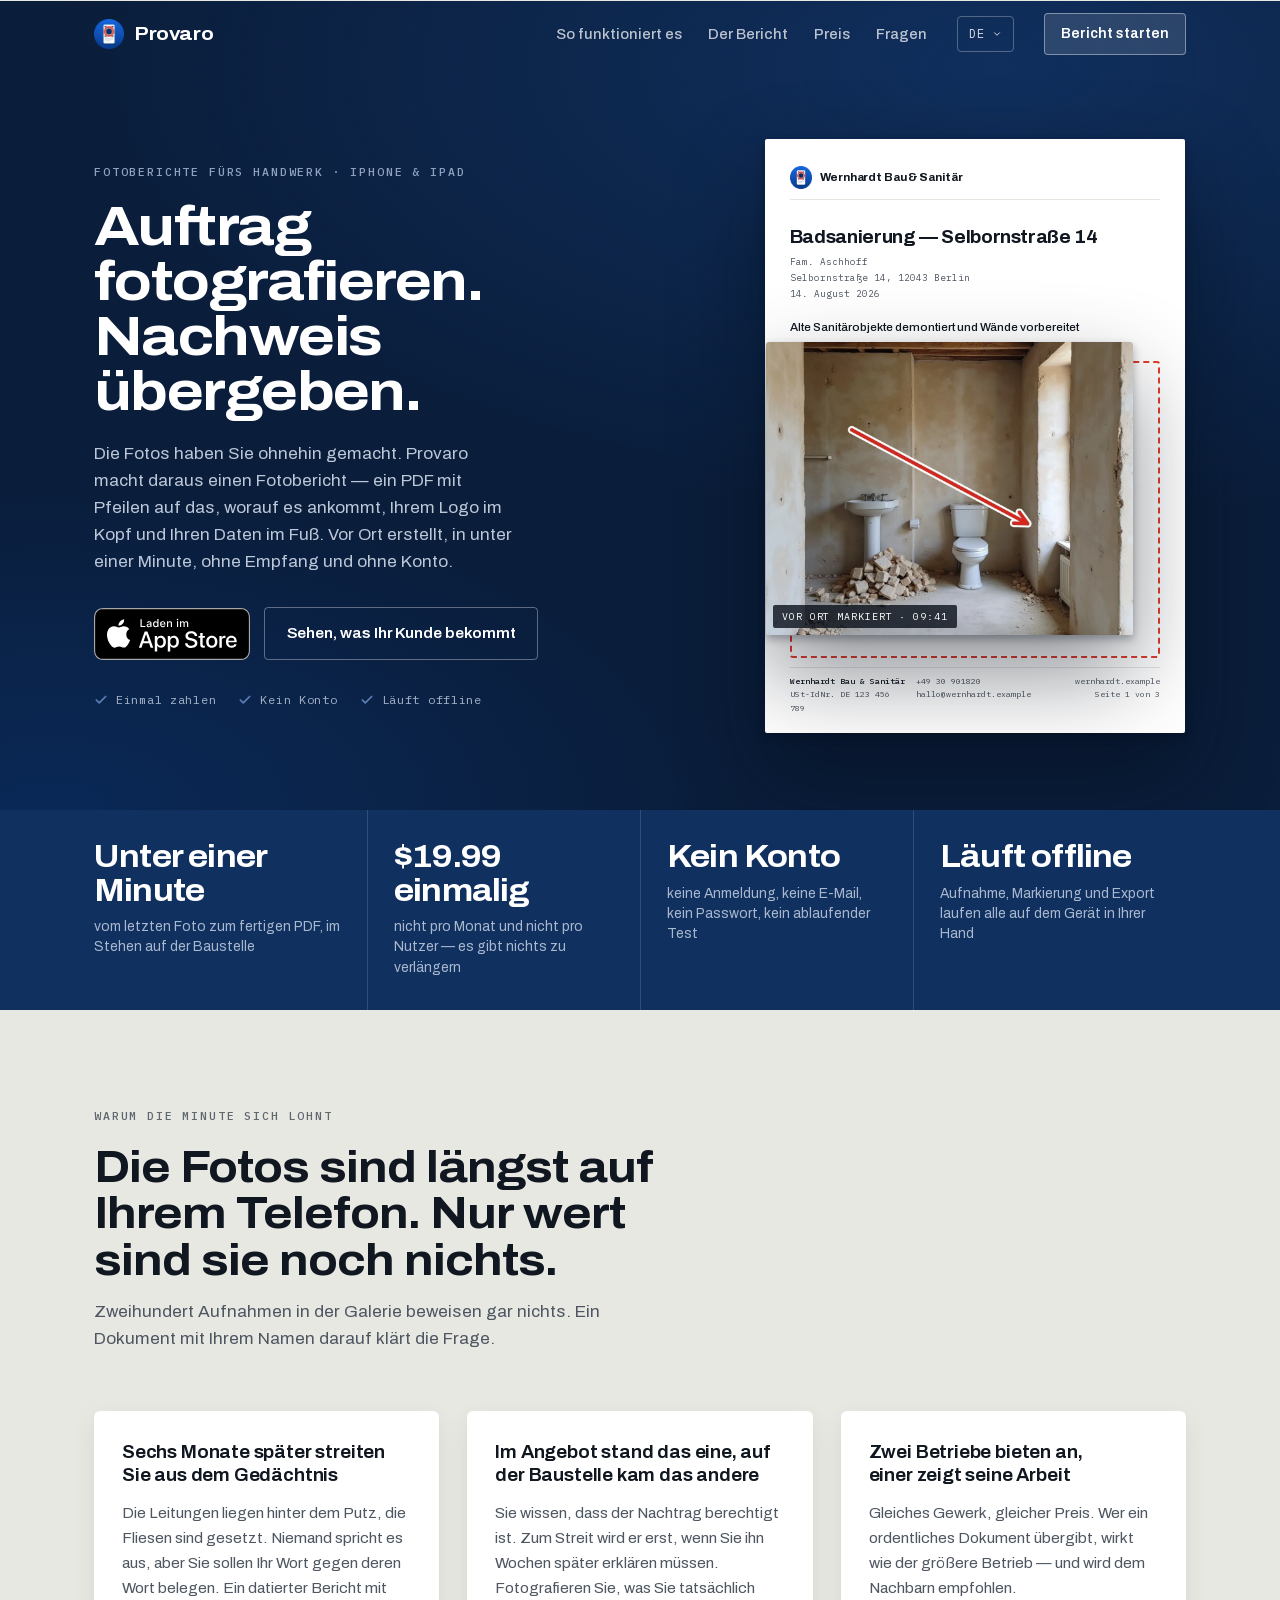
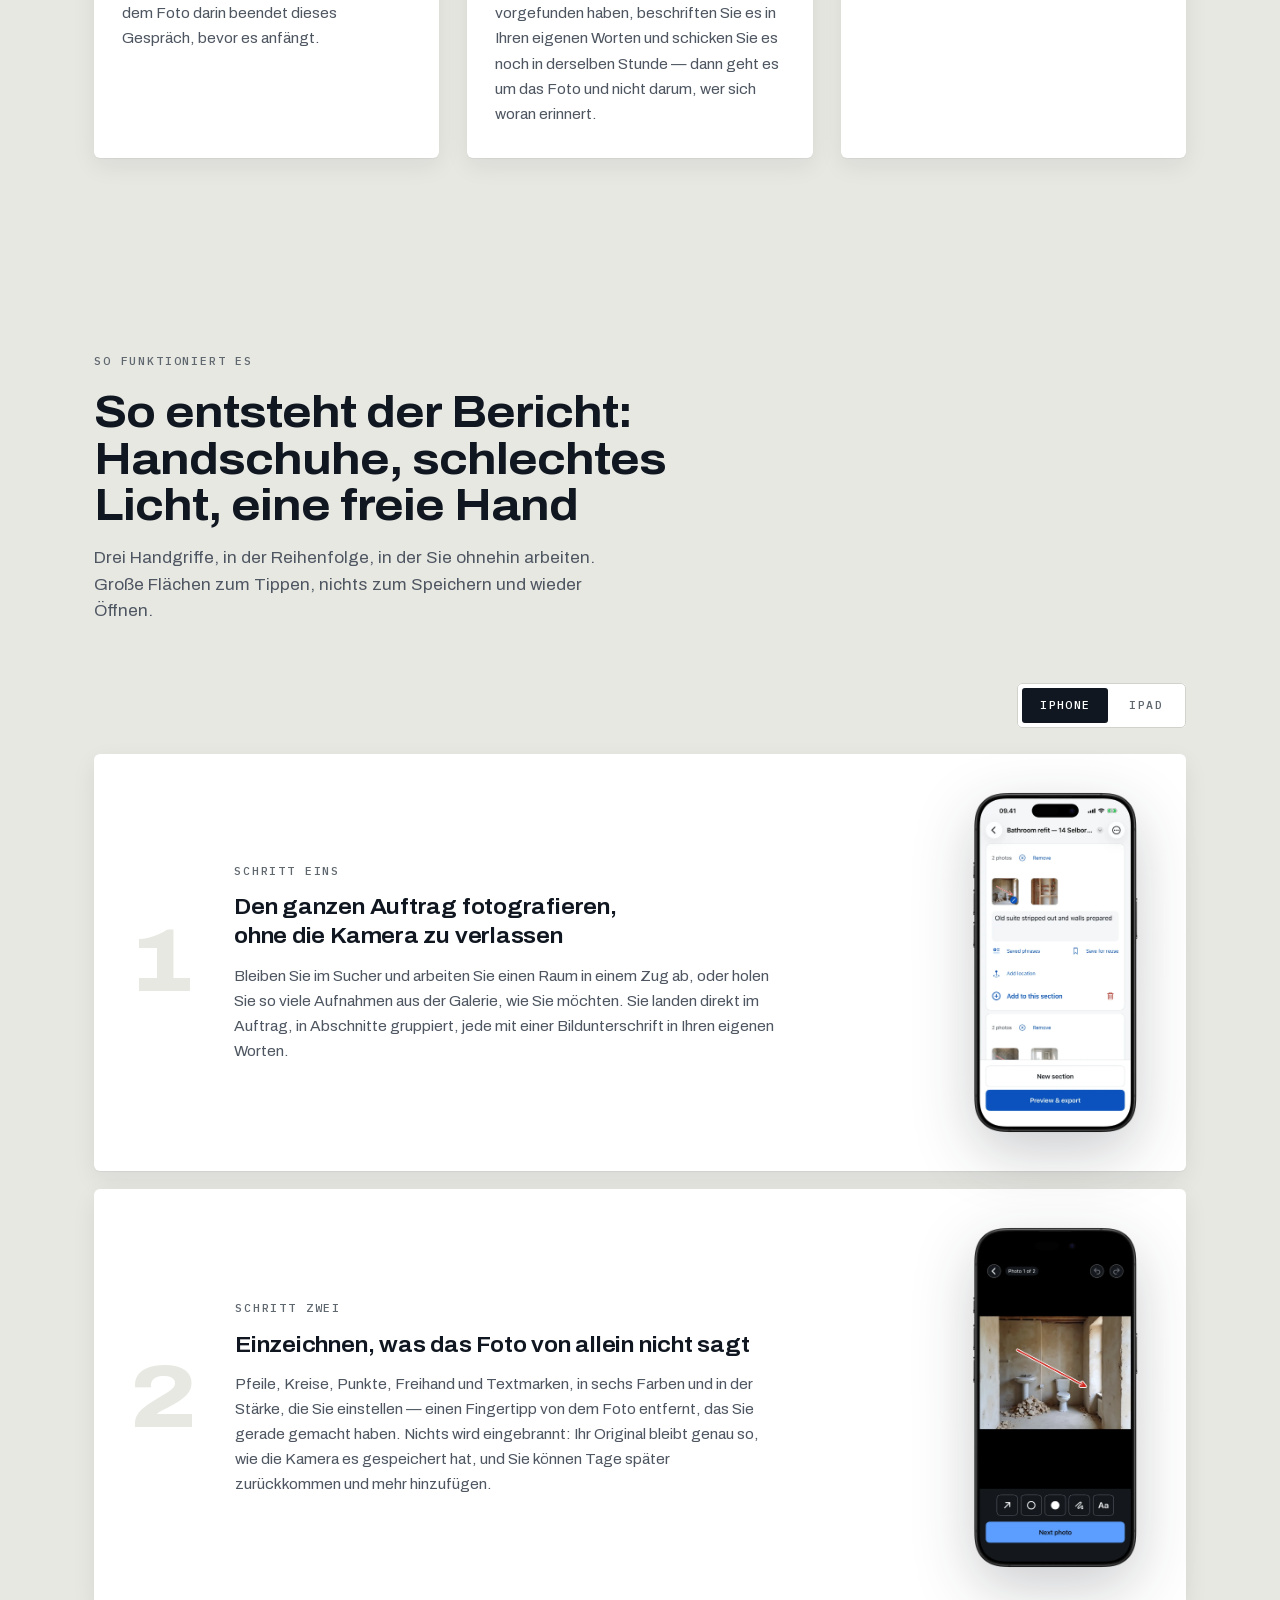
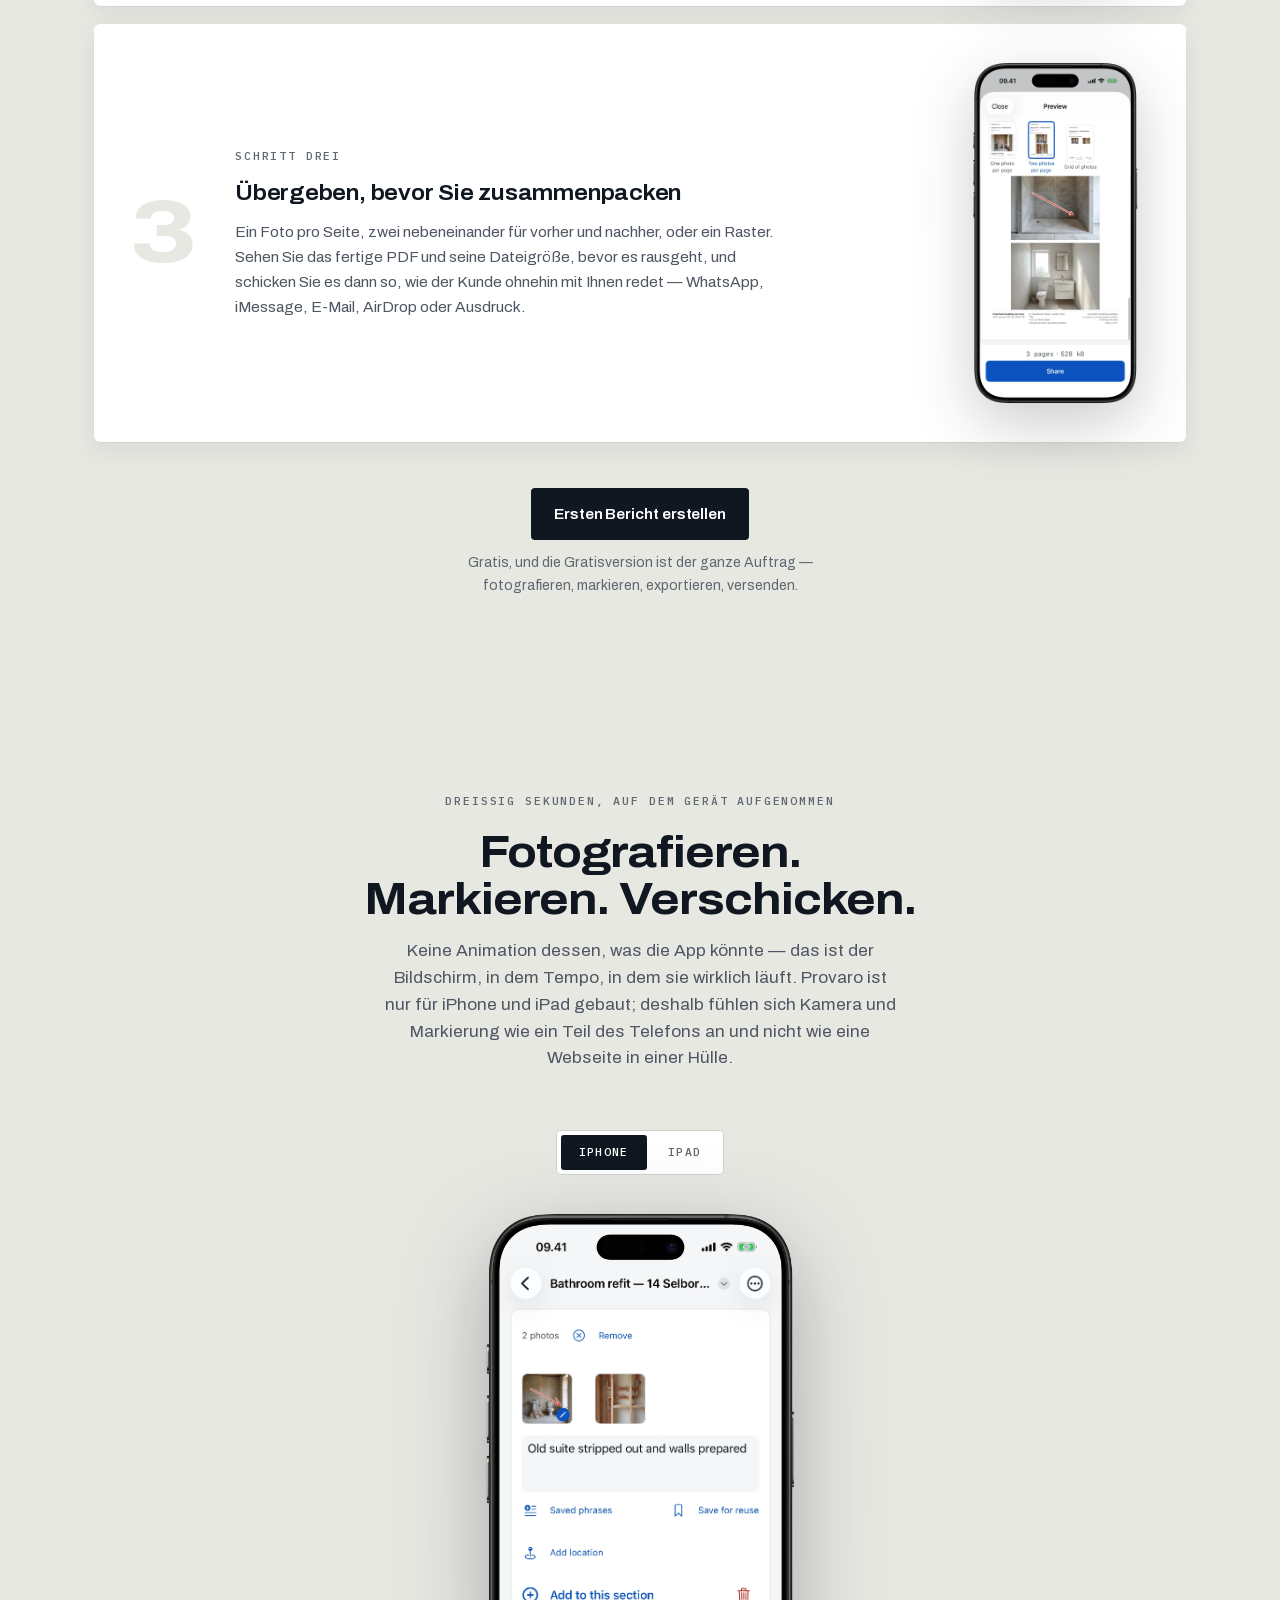
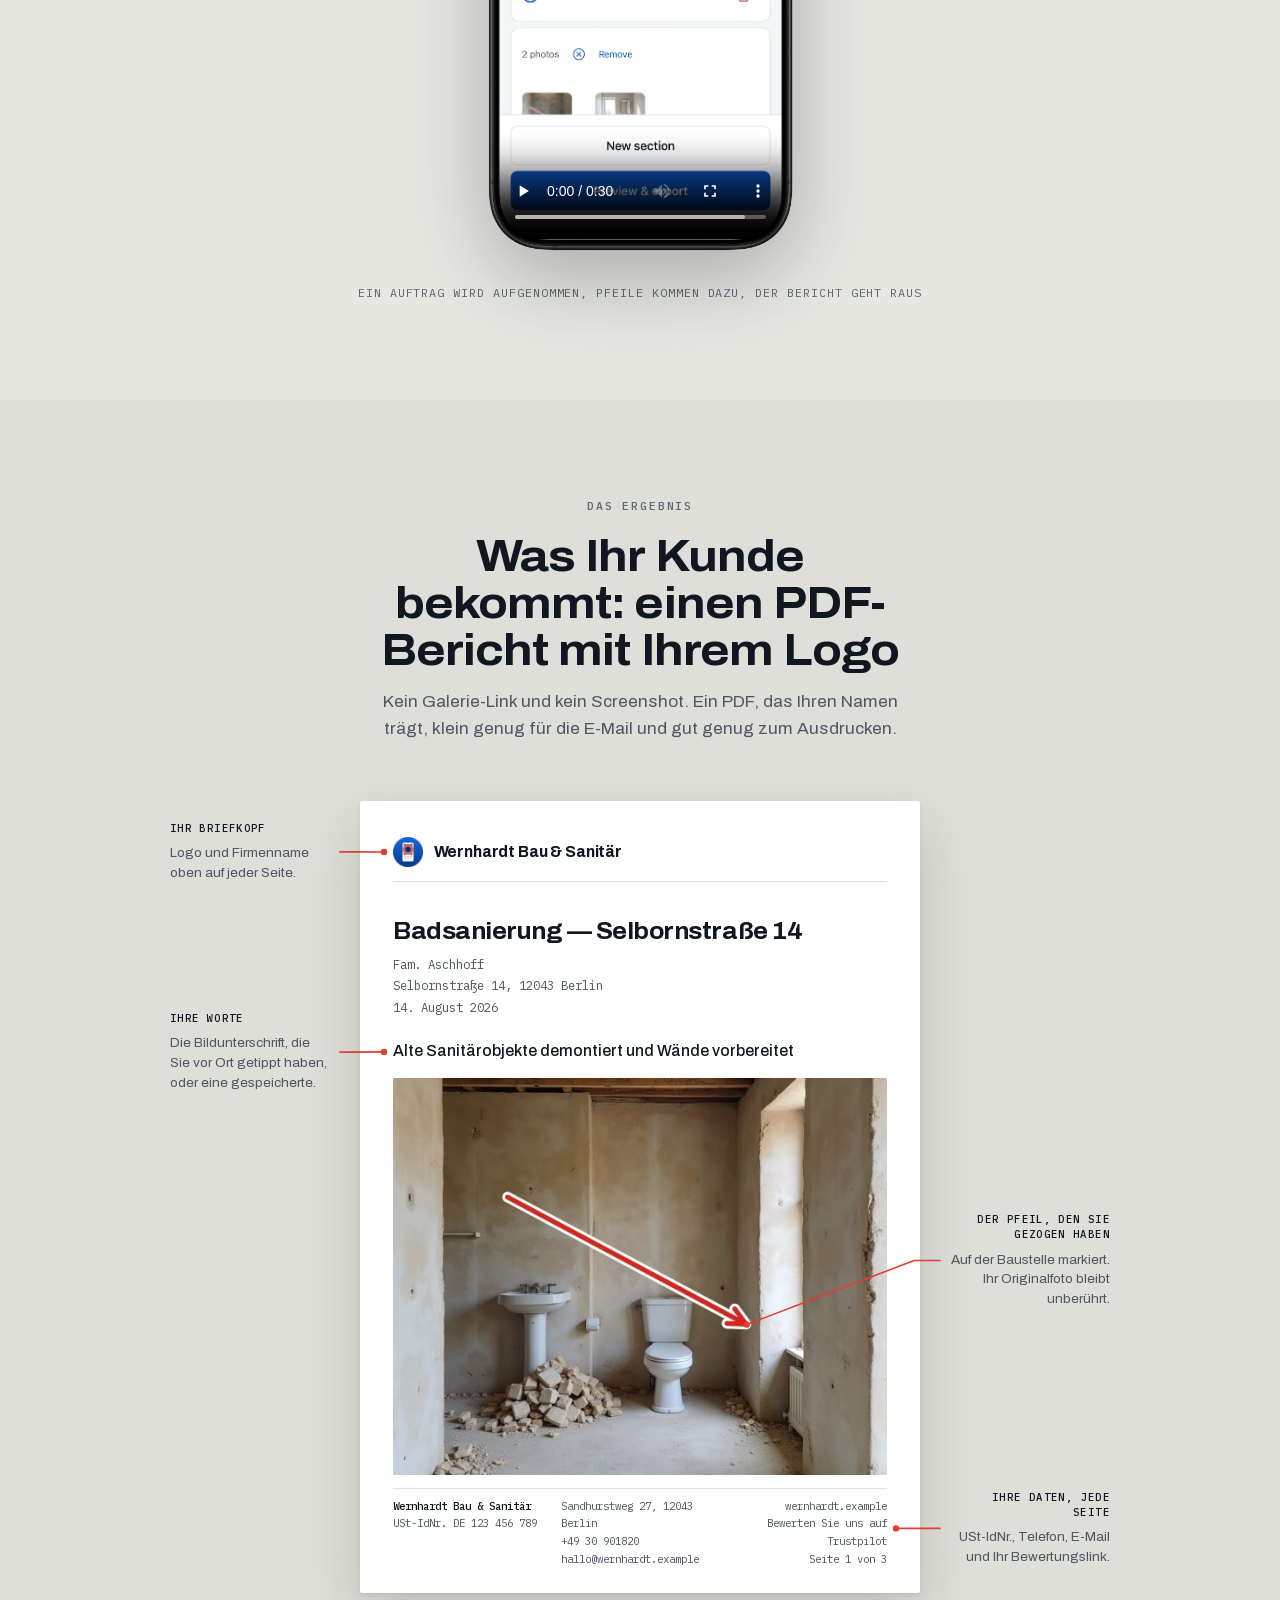
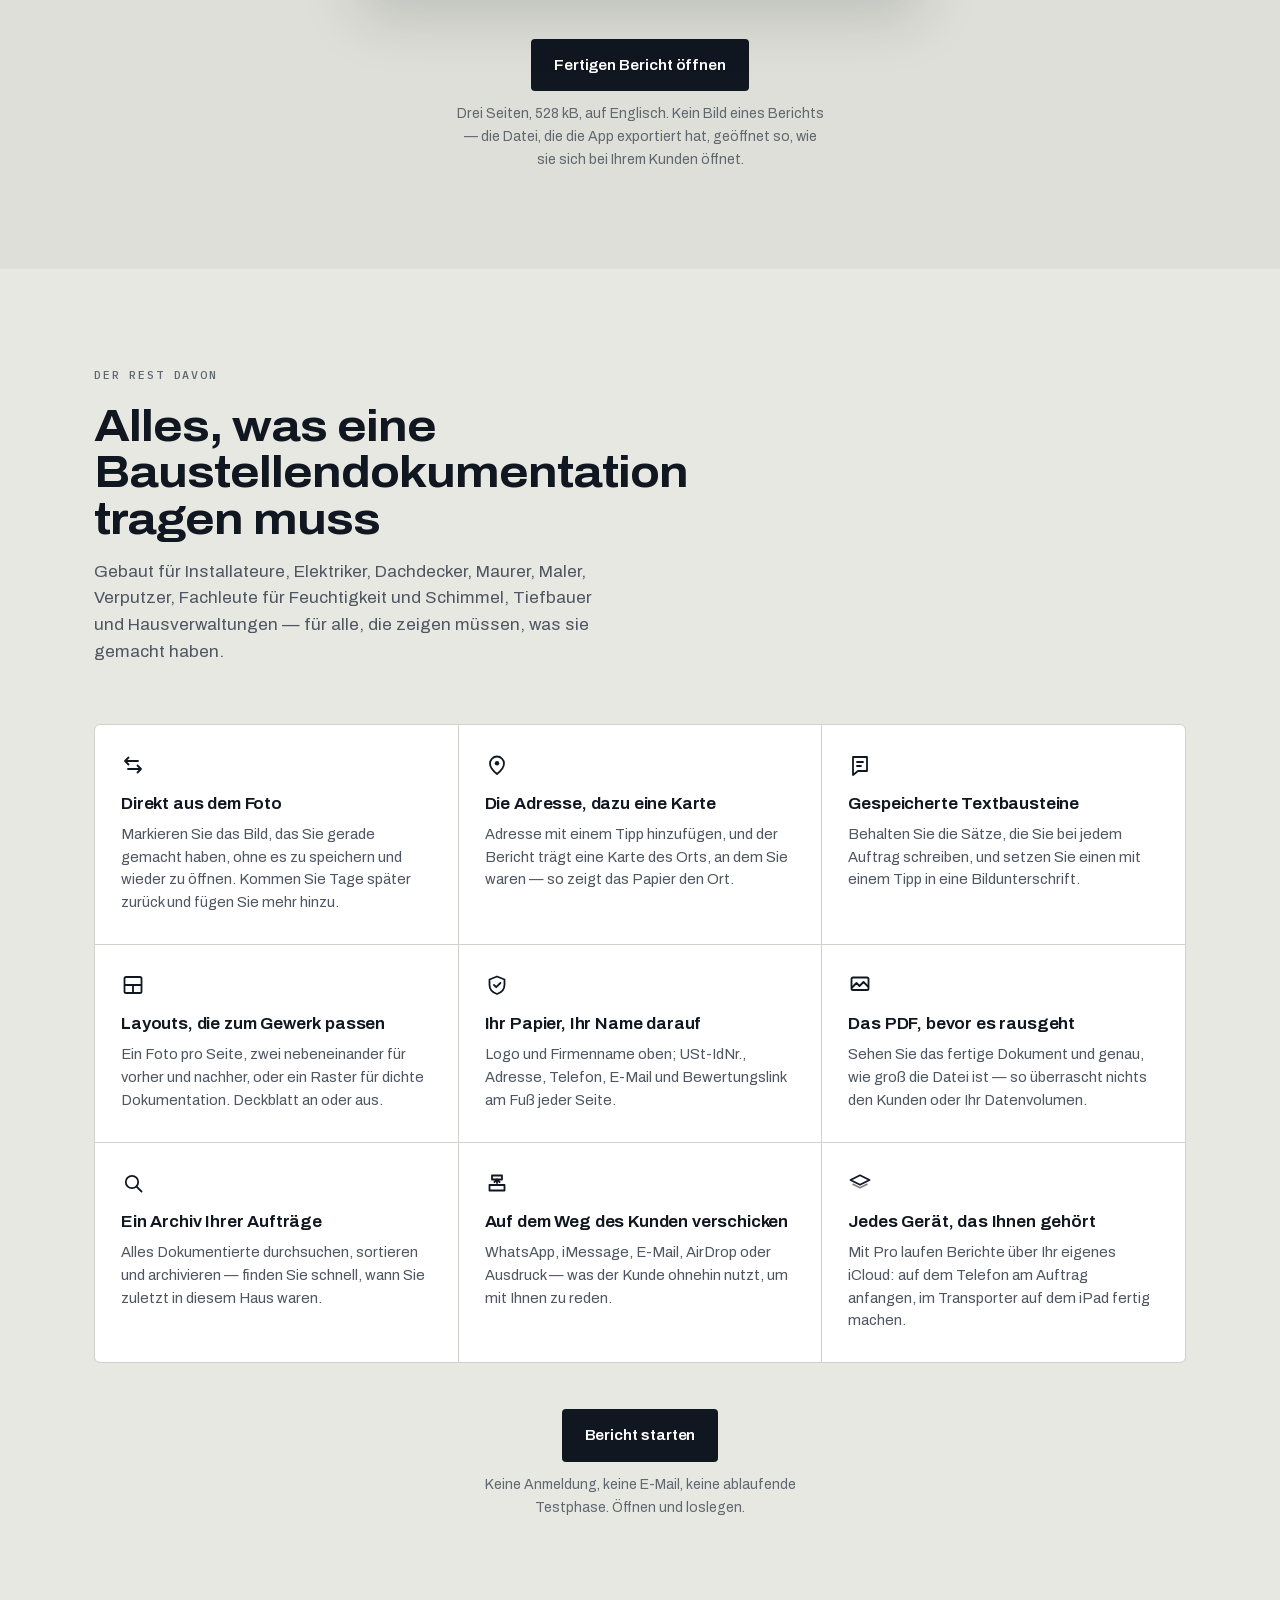
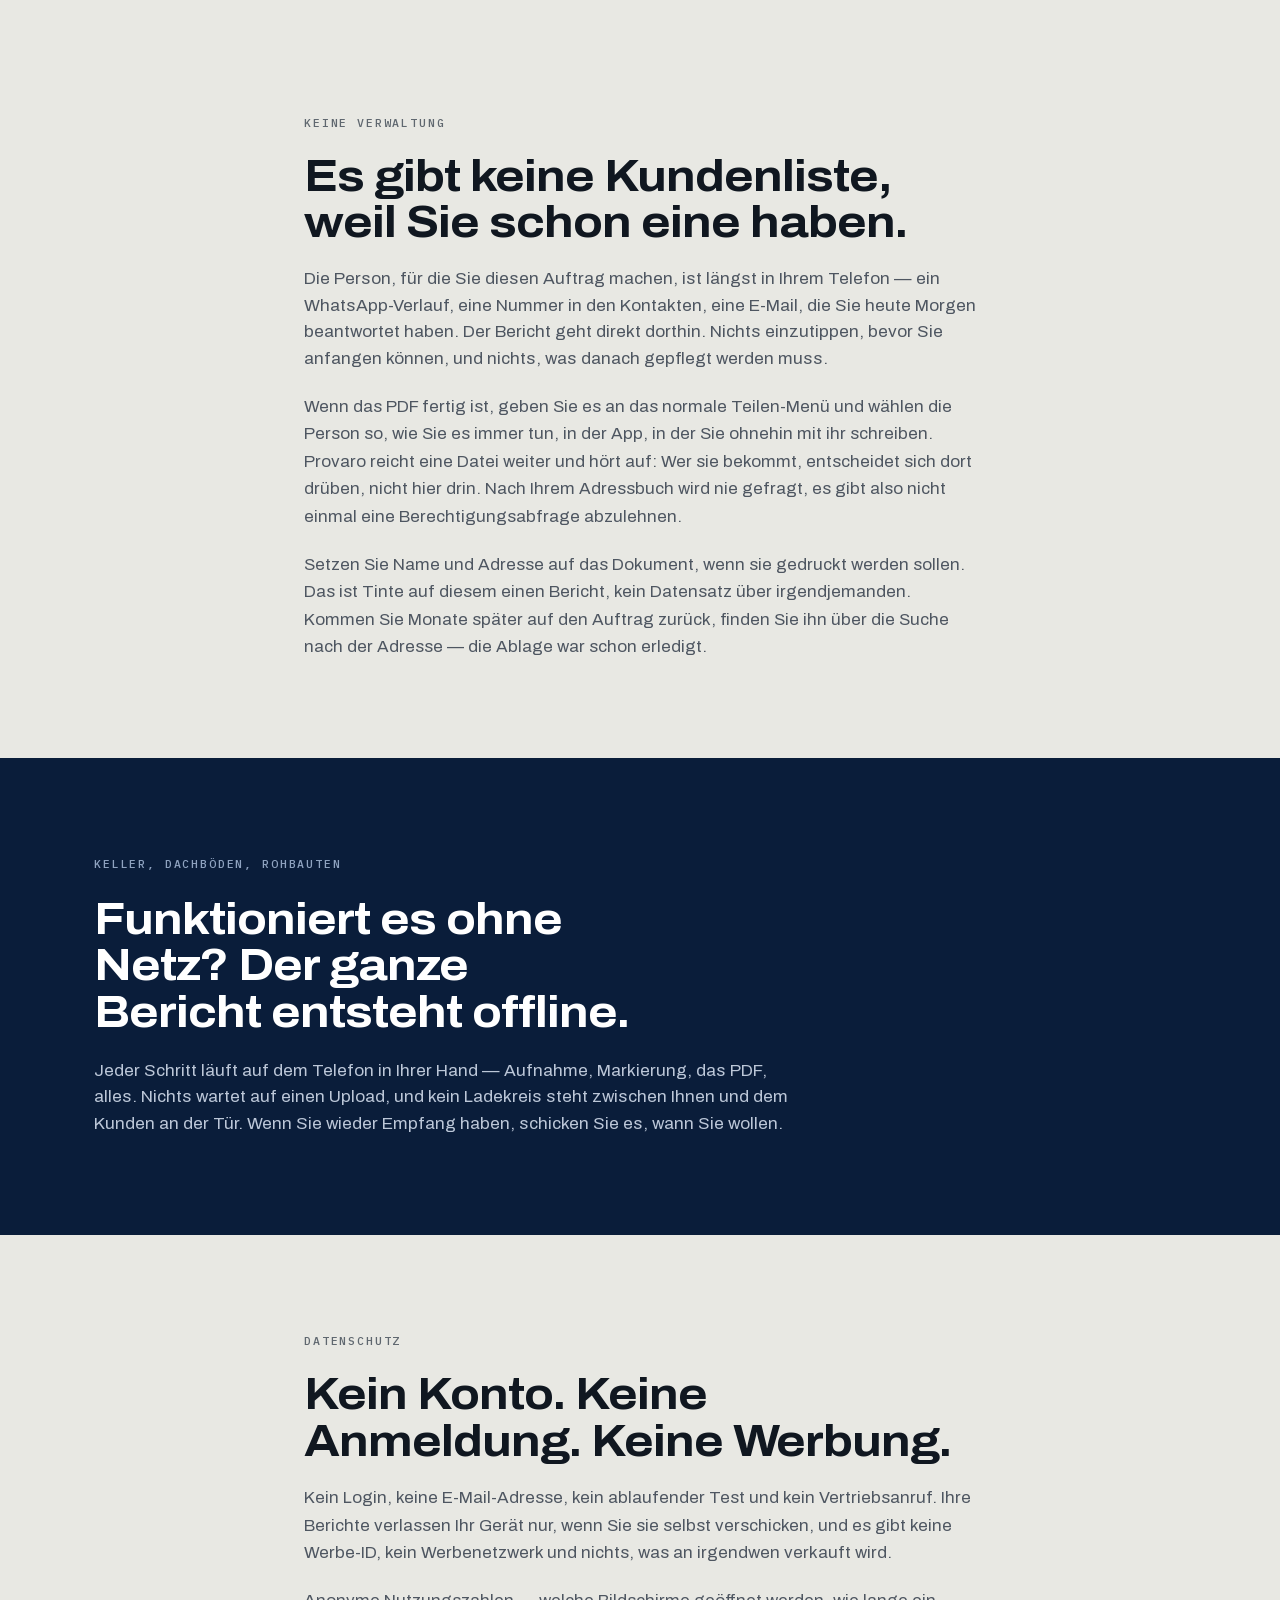
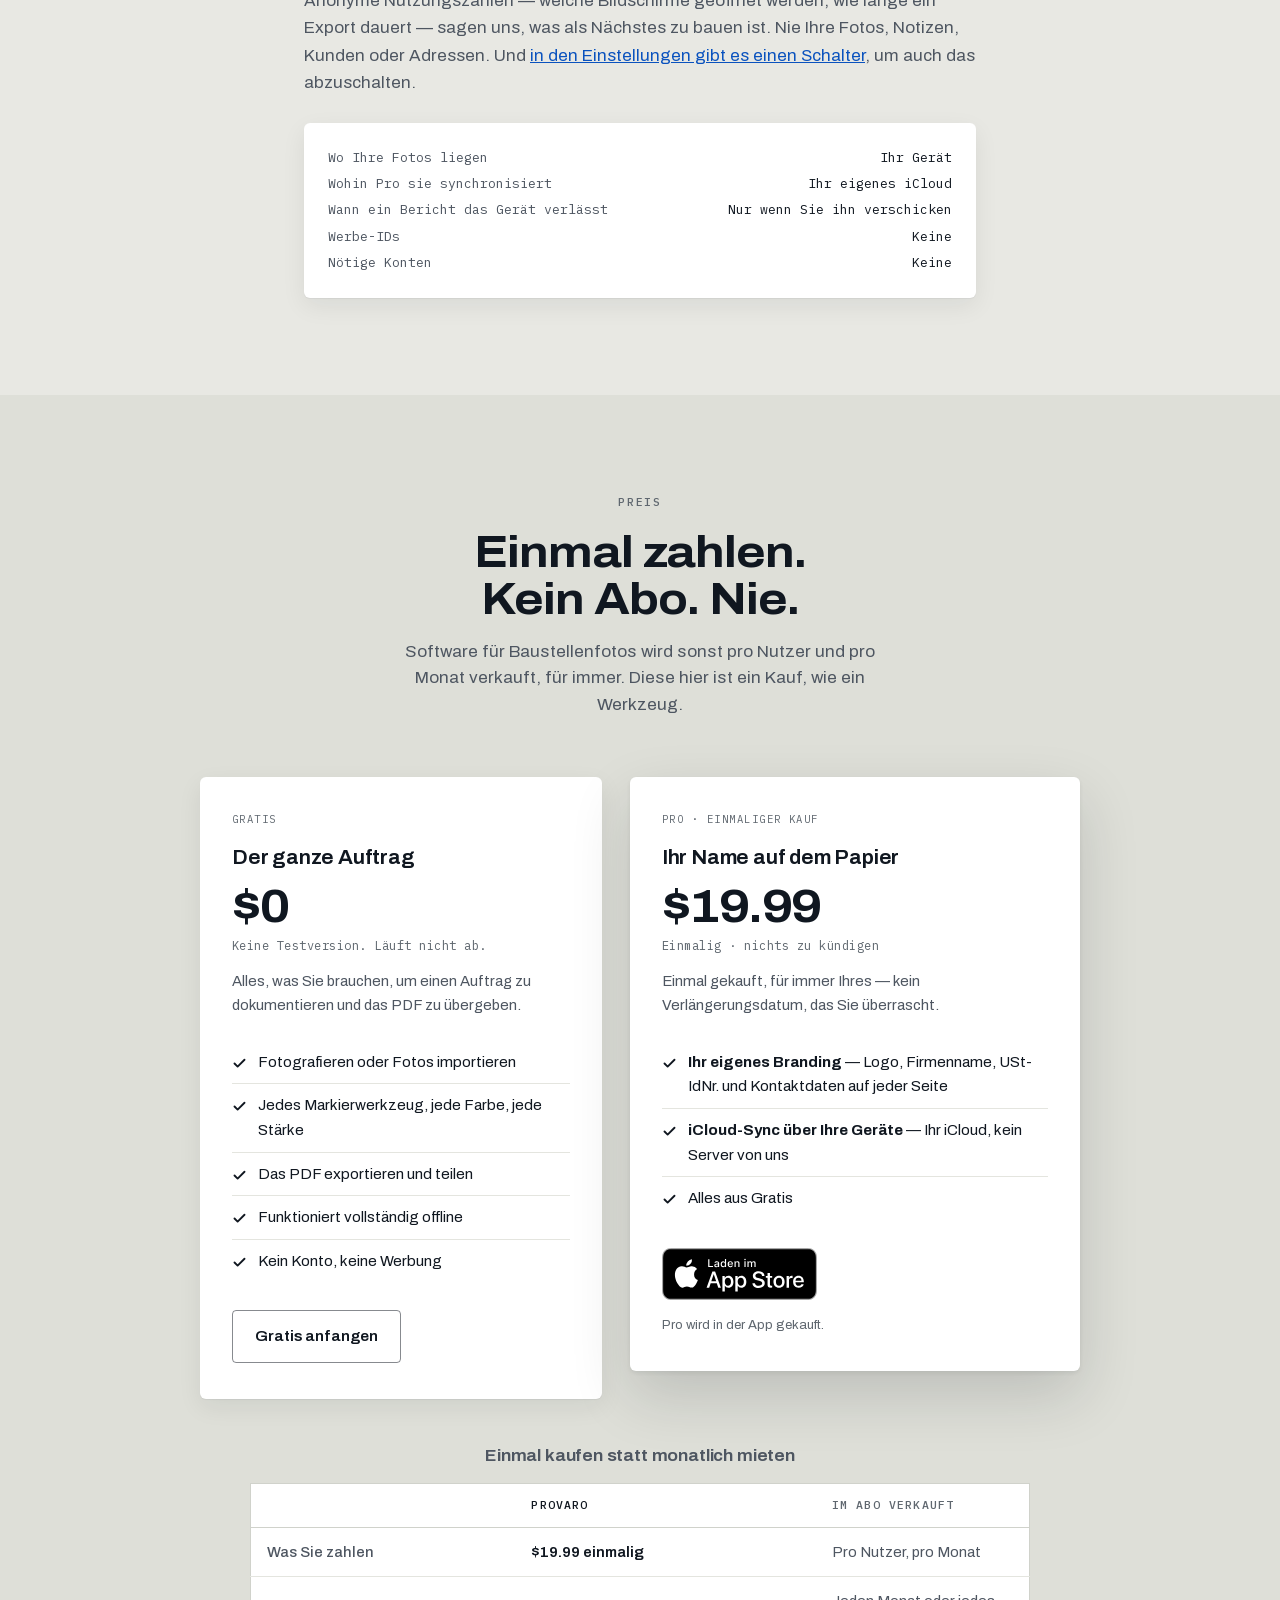
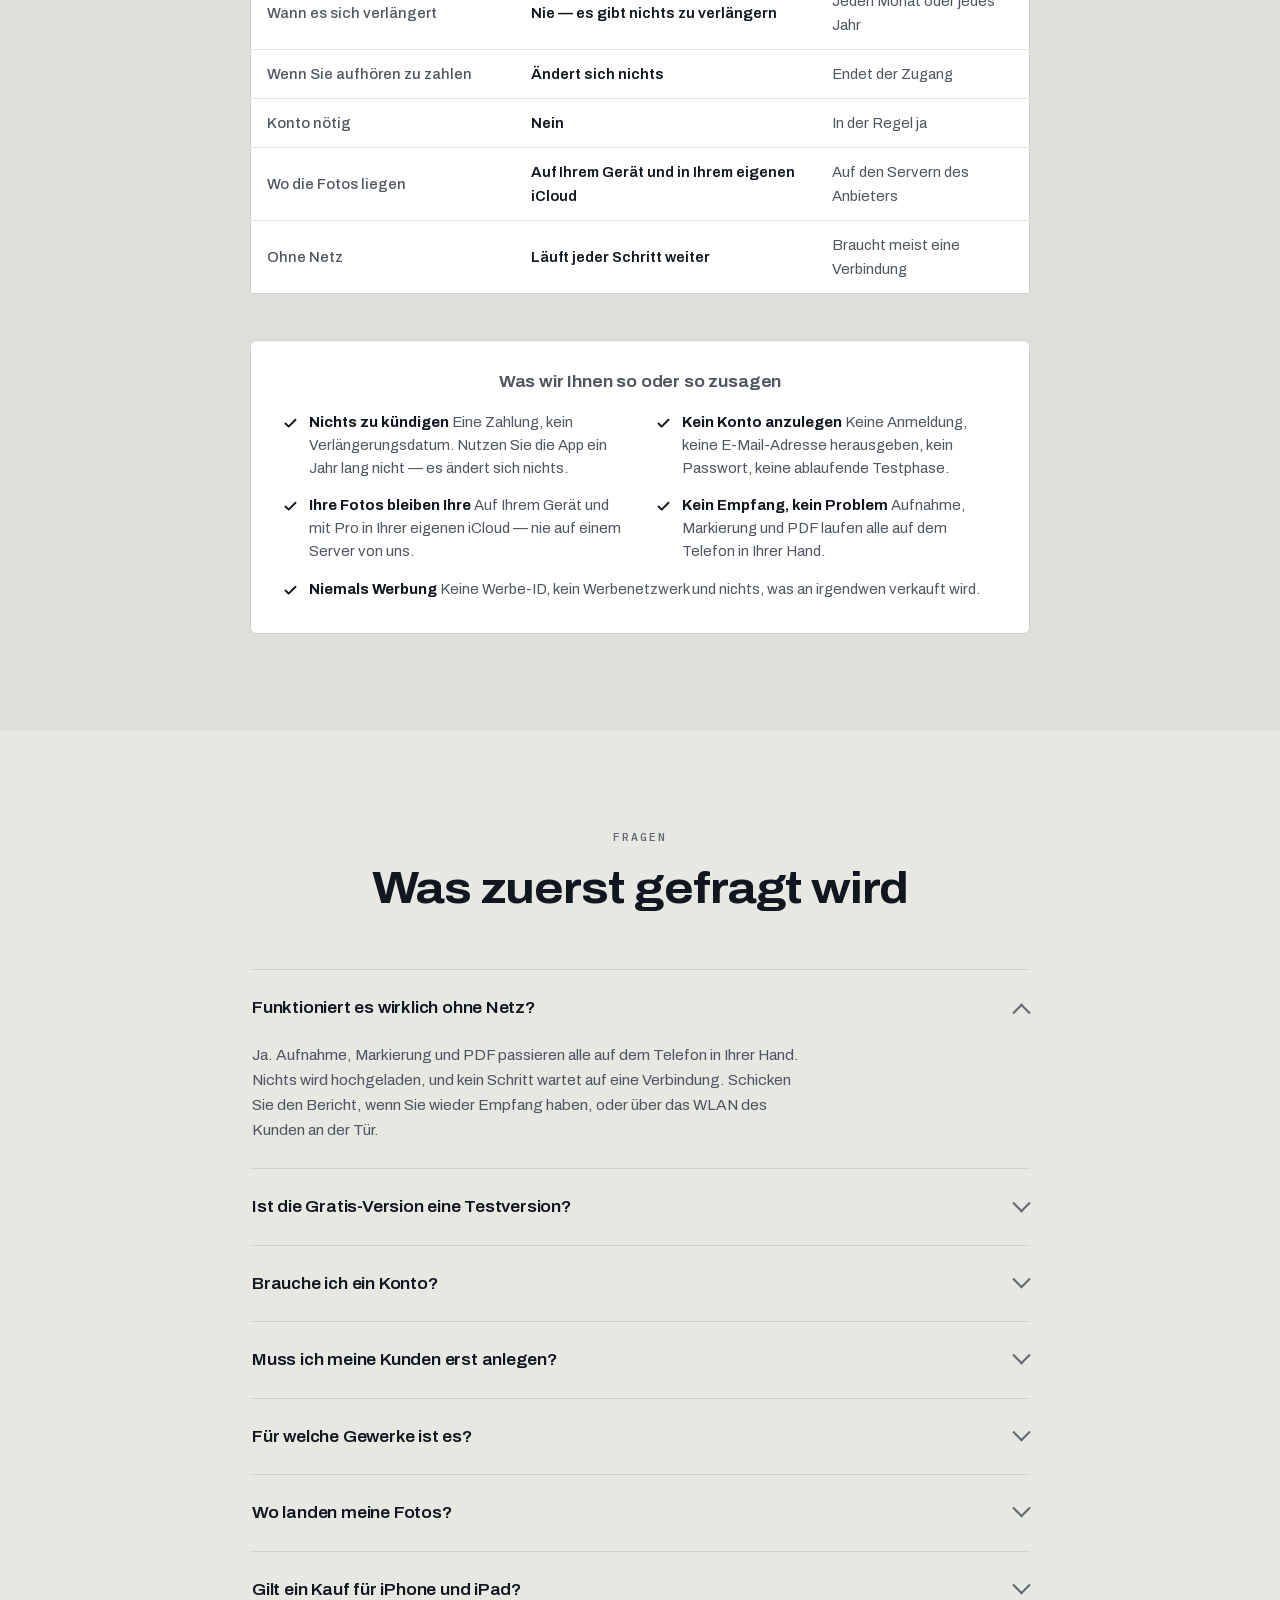
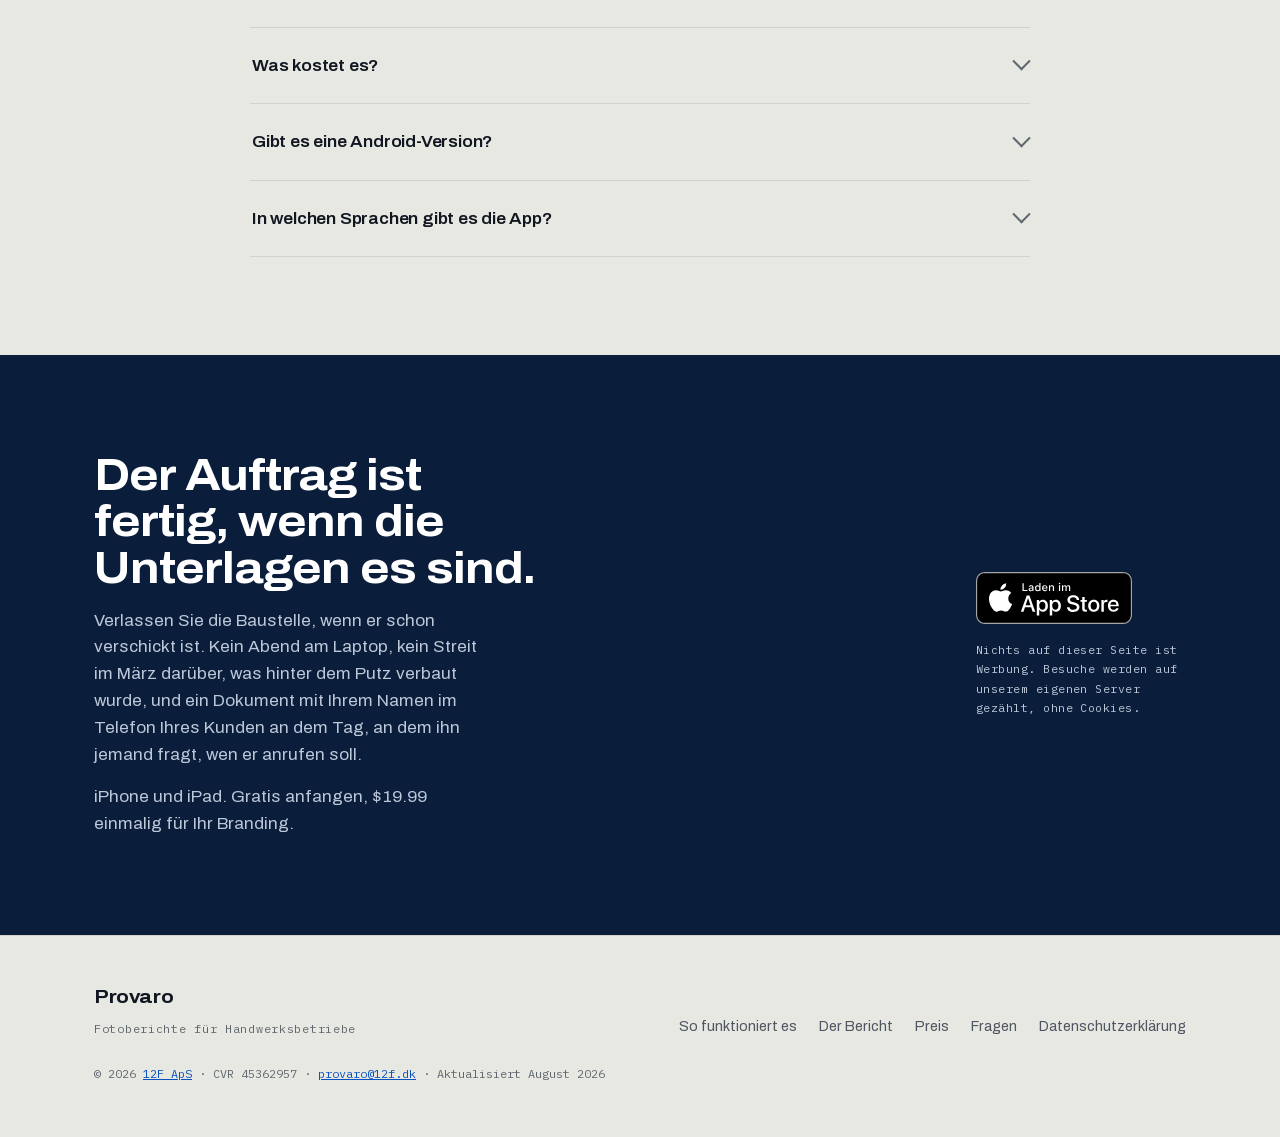
<file: de/index.html>
<!DOCTYPE html>
<html lang="de" data-price-primary="de" data-price-secondary="ch">
<head>
  <meta charset="utf-8" />
  <meta name="viewport" content="width=device-width, initial-scale=1, viewport-fit=cover" />
  <title>Fotodokumentation fürs Handwerk: Fotobericht-App — Provaro</title>
  <meta name="description" content="Provaro macht Auftragsfotos vor Ort in unter einer Minute zum PDF mit Ihrem Briefkopf — damit Sie in sechs Monaten noch belegen können, was Sie getan haben." />
  <link rel="canonical" href="https://provaro.12f.dk/de/" />
  <meta property="og:locale" content="de_DE" />
  <!-- i18n:alternates — every translation points at every other one, self
       included, which is what Google asks for. tools/build-i18n.py copies this
       block unchanged; edit it here and rebuild. -->
  <link rel="alternate" hreflang="x-default" href="https://provaro.12f.dk/" />
  <link rel="alternate" hreflang="en" href="https://provaro.12f.dk/" />
  <link rel="alternate" hreflang="da" href="https://provaro.12f.dk/da/" />
  <link rel="alternate" hreflang="de" href="https://provaro.12f.dk/de/" />
  <link rel="alternate" hreflang="es" href="https://provaro.12f.dk/es/" />
  <link rel="alternate" hreflang="fr" href="https://provaro.12f.dk/fr/" />
  <link rel="alternate" hreflang="it" href="https://provaro.12f.dk/it/" />
  <link rel="alternate" hreflang="ja" href="https://provaro.12f.dk/ja/" />
  <link rel="alternate" hreflang="nl" href="https://provaro.12f.dk/nl/" />
  <link rel="alternate" hreflang="pl" href="https://provaro.12f.dk/pl/" />
  <link rel="alternate" hreflang="pt-BR" href="https://provaro.12f.dk/pt-br/" />
  <!-- /i18n:alternates -->
  <meta name="theme-color" content="#0A1D3A" />
  <link rel="icon" href="../assets/img/favicon.png" type="image/png" />
  <link rel="apple-touch-icon" href="../assets/img/apple-touch-icon.png" />

  <link rel="preload" href="../assets/fonts/archivo-400_800-latin.woff2" as="font" type="font/woff2" crossorigin />
  <link rel="preload" href="../assets/fonts/ibm-plex-mono-500-latin.woff2" as="font" type="font/woff2" crossorigin />
  <!-- BUMP ?v= WHENEVER css/styles.css CHANGES. Pages serves the stylesheet with
       a four-hour cache and no hash in its filename, so without a fresh query the
       new markup gets styled by the old rules for hours after a deploy. The HTML
       itself carries a much shorter TTL, so a changed token lands immediately. -->
  <link rel="stylesheet" href="../css/styles.css?v=2026-08-27a" />

  <meta property="og:type" content="website" />
  <meta property="og:site_name" content="Provaro" />
  <meta property="og:title" content="Fotodokumentation fürs Handwerk: Fotobericht-App — Provaro" />
  <meta property="og:description" content="Markierte Fotos in einem PDF mit Ihrem Logo, vor Ort erstellt, in unter einer Minute. Einmal zahlen. Kein Abo. Kein Konto. Funktioniert ohne Netz." />
  <meta property="og:url" content="https://provaro.12f.dk/de/" />
  <meta property="og:image" content="https://provaro.12f.dk/assets/og/og-image.png" />
  <meta property="og:image:width" content="1200" />
  <meta property="og:image:height" content="630" />
  <meta name="twitter:card" content="summary_large_image" />
  <meta name="twitter:title" content="Fotodokumentation fürs Handwerk: Fotobericht-App — Provaro" />
  <meta name="twitter:description" content="Markierte Fotos in einem PDF mit Ihrem Logo, vor Ort erstellt, in unter einer Minute. Einmal zahlen. Kein Abo." />
  <meta name="twitter:image" content="https://provaro.12f.dk/assets/og/og-image.png" />

  <!-- Every App Store link carries ?ct=site-provaro-de&mt=8. Without it App Store
       Connect files each download from here into one undifferentiated "Web
       referrer" bucket; ct= fills the Campaign column instead, so the question
       "did the site do anything" has an answer. tools/build-i18n.py appends the
       language to the token on a translated page — site-provaro-de and the rest
       — which is what makes the ten translations measurable separately rather
       than as one number. Attribution only accrues from the day tagging ships;
       there is no backfill. See issue #35.

       ct is free text and capped at 40 characters, which the longest token
       here (site-provaro-pt-br, 18) is comfortably inside.

  Prices come from Apple, not from this file. tools/fetch-appstore-price.py
       reads them off the App Store and bakes the euro price into the markup
       above, so a crawler and a visitor with no JavaScript both read the real
       number. This then swaps in the visitor's own storefront price, because a
       Dane charged 99 kr should not be quoted euros. pricing.json is served
       from this domain, so the promise in the closing fineprint still holds:
       nothing here talks to anyone but us. -->
  <script>
    (function () {
      var url = '../assets/data/pricing.json?v=ea0ce7be';

      // A regional locale is the honest signal — someone in Denmark almost
      // always carries a -DK tag even when the interface language is English.
      // Failing that, the time zone names the country well enough to price it.
      var ZONES = {
        'Europe/Copenhagen': 'dk', 'Europe/Stockholm': 'se',
        'Europe/Oslo': 'no', 'Europe/London': 'gb', 'Europe/Zurich': 'ch',
        'Europe/Warsaw': 'pl', 'Europe/Prague': 'cz', 'Pacific/Auckland': 'nz',
        'Europe/Berlin': 'de', 'Europe/Vienna': 'de', 'Europe/Madrid': 'es',
        'Europe/Paris': 'fr', 'Europe/Rome': 'it', 'Europe/Amsterdam': 'nl',
        'Europe/Brussels': 'nl', 'Asia/Tokyo': 'jp',
        'America/Sao_Paulo': 'br', 'America/Bahia': 'br',
        'America/Fortaleza': 'br', 'America/Recife': 'br',
        'America/Toronto': 'ca', 'America/Vancouver': 'ca',
        'America/Edmonton': 'ca', 'America/Winnipeg': 'ca',
        'America/Halifax': 'ca', 'America/St_Johns': 'ca'
      };

      function regions() {
        var tags = (navigator.languages || [navigator.language || '']).slice(0);
        var out = [];
        tags.forEach(function (tag) {
          var m = /^[a-z]{2,3}[-_](?:[A-Za-z]{4}[-_])?([A-Za-z]{2})\b/.exec(tag);
          if (m) out.push(m[1].toUpperCase());
        });
        return out;
      }

      function zone() {
        try {
          var tz = Intl.DateTimeFormat().resolvedOptions().timeZone;
          if (ZONES[tz]) return ZONES[tz];
          if (/^(America|US)\//.test(tz)) return 'us';
          if (/^Australia\//.test(tz)) return 'au';
        } catch (e) {}
        return null;
      }

      // Which storefront this page is written for. The English page is
      // priced in euros and quotes kroner beside it; /de/ is priced in euros
      // the German way and quotes francs; /ja/ is priced in yen and quotes
      // nothing, because a third currency is noise. Absent, pricing.json
      // decides, which is what a page with no attributes gets.
      var root = document.documentElement;
      var PRIMARY = root.getAttribute('data-price-primary');
      var SECONDARY = root.getAttribute('data-price-secondary');

      function pick(data) {
        var sf = data.storefronts || {};
        var wanted = regions();
        for (var i = 0; i < wanted.length; i++) {
          for (var key in sf) {
            if (sf[key].regions.indexOf(wanted[i]) !== -1) return key;
          }
        }
        var byZone = zone();
        return sf[byZone] ? byZone : primary(data);
      }

      function primary(data) { return PRIMARY || data.primary; }
      function secondary(data) { return SECONDARY || data.secondary; }

      function apply(data) {
        var sf = data.storefronts || {};
        var hereKey = pick(data);
        var here = sf[hereKey];
        if (!here) return;
        var mine = primary(data), theirs = secondary(data);
        var home = sf[theirs] || null;

        // The small print quotes a second currency so the number can be
        // checked against a familiar one — kroner for the euro page, euros for
        // a Danish visitor. To anyone billed in a third currency it is just
        // noise, so they get the aside dropped rather than translated. A page
        // that names no second currency drops it for everyone.
        var other = hereKey === theirs ? sf[mine]
                  : hereKey === mine ? home : null;

        var aside = document.querySelector('[data-price-aside]');
        if (aside) aside.hidden = !other;

        var text = {
          free: here.free,
          pro: here.pro,
          'pro-secondary': other ? other.pro : null
        };

        var spans = document.querySelectorAll('[data-price]');
        for (var i = 0; i < spans.length; i++) {
          var value = text[spans[i].getAttribute('data-price')];
          if (value) spans[i].textContent = value;
        }
      }

      var loaded = fetch(url, { cache: 'no-cache' }).then(function (r) {
        if (!r.ok) throw new Error(r.status);
        return r.json();
      });

      function run() { loaded.then(apply).catch(function () {}); }

      if (document.readyState === 'loading') {
        document.addEventListener('DOMContentLoaded', run);
      } else {
        run();
      }
    })();
  </script>

  <!-- Umami: self-hosted on our own box, cookie-less, no cross-site identifier.
       It is the only request this page makes to anywhere but itself, which is
       why the fonts below it are self-hosted and the closing fineprint says
       plainly that visits are counted. -->
  <!-- Umami analytics: production-hostname guard — local dev (localhost/127.0.0.1/preview domains) never reports to the provaro.12f.dk production site. -->
<script>
(function(){var H="provaro.12f.dk",d=document;if(location.hostname===H||location.hostname==="www."+H){var s=d.createElement("script");s.src="https://umami.robert-jensen.dk/script.js";s.defer=true;s.dataset.websiteId="007e0c65-405a-4881-99a3-ca9bb0895715";s.dataset.performance="true";d.head.appendChild(s);}})();
</script>

  <script type="application/ld+json">
  {
    "@context": "https://schema.org",
    "@type": "MobileApplication",
    "name": "Provaro",
    "operatingSystem": "iOS",
    "applicationCategory": "BusinessApplication",
    "url": "https://provaro.12f.dk/de/",
    "installUrl": "https://apps.apple.com/de/app/provaro-job-photo-reports/id6800068309?ct=site-provaro-de&mt=8",
    "author": {
      "@type": "Organization",
      "name": "12F ApS",
      "url": "https://www.12f.dk/",
      "email": "provaro@12f.dk",
      "sameAs": [
        "https://www.12f.dk/provaro/",
        "https://apps.apple.com/gb/developer/robert-jensen/id1786807724"
      ]
    },
    "publisher": {
      "@type": "Organization",
      "name": "12F ApS",
      "url": "https://www.12f.dk/",
      "email": "provaro@12f.dk"
    },
    "dateModified": "2026-08-27",
    "operatingSystemVersion": "iOS 17.0 or later",
    "description": "Aus einem fertigen Auftrag wird ein professioneller Fotobericht: markierte Fotos in einem PDF mit Ihrem Logo, vor Ort erstellt, in unter einer Minute. Funktioniert offline, ohne Konto, ohne Werbung.",
    "featureList": [
      "Einen ganzen Auftrag fotografieren, ohne die Kamera zu verlassen",
      "Pfeile, Kreise, Punkte, Freihand und Textmarken auf jedem Foto",
      "PDF mit Ihrem Logo, Ihrer USt-IdNr. und Ihren Kontaktdaten",
      "Funktioniert vollständig offline",
      "iCloud-Sync über Ihre eigenen Geräte"
    ],
    "offers": [
      {
        "@type": "Offer",
        "price": "0",
        "priceCurrency": "EUR",
        "description": "Gratis: fotografieren, markieren, exportieren und teilen. Keine Testversion."
      },
      {
        "@type": "Offer",
        "price": "22.99",
        "priceCurrency": "EUR",
        "description": "Pro (dauerhaft): Ihr eigenes Branding auf dem Bericht und iCloud-Sync über Ihre Geräte. Einmaliger Kauf."
      }
    ],
    "inLanguage": "de"
  }
  </script>

  <script type="application/ld+json">
  {
    "@context": "https://schema.org",
    "@type": "HowTo",
    "name": "So entsteht ein Fotobericht direkt auf der Baustelle",
    "description": "Fertigen Auftrag fotografieren, das Wesentliche markieren und dem Kunden einen PDF-Bericht mit Ihrem Logo übergeben, ohne die Baustelle zu verlassen.",
    "totalTime": "PT1M",
    "url": "https://provaro.12f.dk/de/#how",
    "tool": [
      {
        "@type": "HowToTool",
        "name": "Ein iPhone oder iPad mit Provaro"
      }
    ],
    "step": [
      {
        "@type": "HowToStep",
        "name": "Den ganzen Auftrag fotografieren, ohne die Kamera zu verlassen",
        "text": "Bleiben Sie im Sucher und arbeiten Sie einen Raum in einem Zug ab, oder holen Sie so viele Aufnahmen aus der Galerie, wie Sie möchten. Sie landen direkt im Auftrag, in Abschnitte gruppiert, jede mit einer Bildunterschrift in Ihren eigenen Worten.",
        "image": "https://provaro.12f.dk/assets/screens/iphone/framed/report-editor.webp",
        "url": "https://provaro.12f.dk/de/#how"
      },
      {
        "@type": "HowToStep",
        "name": "Markieren, was das Foto von allein nicht sagt",
        "text": "Pfeile, Kreise, Punkte, Freihand und Textmarken, in sechs Farben und in der Stärke, die Sie einstellen, einen Fingertipp von dem gerade gemachten Foto entfernt. Ihr Originalfoto bleibt genau so, wie die Kamera es gespeichert hat.",
        "image": "https://provaro.12f.dk/assets/screens/iphone/framed/markup.webp",
        "url": "https://provaro.12f.dk/de/#how"
      },
      {
        "@type": "HowToStep",
        "name": "Den Bericht übergeben, bevor Sie zusammenpacken",
        "text": "Ein Foto pro Seite, zwei nebeneinander für vorher und nachher, oder ein Raster. Prüfen Sie das fertige PDF und seine Dateigröße und schicken Sie es dann so, wie der Kunde ohnehin mit Ihnen redet: WhatsApp, iMessage, E-Mail, AirDrop oder Ausdruck.",
        "image": "https://provaro.12f.dk/assets/screens/iphone/framed/document-preview.webp",
        "url": "https://provaro.12f.dk/de/#how"
      }
    ],
    "inLanguage": "de"
  }
  </script>

  <script type="application/ld+json">
  {
    "@context": "https://schema.org",
    "@type": "FAQPage",
    "mainEntity": [
      {
        "@type": "Question",
        "name": "Funktioniert Provaro wirklich ohne Netz?",
        "acceptedAnswer": {
          "@type": "Answer",
          "text": "Ja. Aufnahme, Markierung und PDF passieren alle auf dem Telefon in Ihrer Hand. Nichts wird hochgeladen, und kein Schritt wartet auf eine Verbindung. Schicken Sie den Bericht, wenn Sie wieder Empfang haben, oder über das WLAN des Kunden an der Tür."
        }
      },
      {
        "@type": "Question",
        "name": "Ist die Gratis-Version eine Testversion?",
        "acceptedAnswer": {
          "@type": "Answer",
          "text": "Nein. Gratis ist der ganze Auftrag — fotografieren, markieren, exportieren, teilen — und läuft nicht ab. Pro ist eine einmalige Zahlung von 22,99 €, die Ihr Branding auf den Bericht bringt und iCloud-Sync einschaltet. Es gibt keine Verlängerung und nichts zu kündigen."
        }
      },
      {
        "@type": "Question",
        "name": "Brauche ich ein Konto?",
        "acceptedAnswer": {
          "@type": "Answer",
          "text": "Nein. Keine Anmeldung, keine E-Mail-Adresse, kein Passwort. App öffnen und Bericht anfangen."
        }
      },
      {
        "@type": "Question",
        "name": "Muss ich meine Kunden erst in Provaro anlegen?",
        "acceptedAnswer": {
          "@type": "Answer",
          "text": "Nein. In Provaro gibt es keine Kundenliste, und die App fragt nie nach Ihrem Adressbuch. Das fertige PDF geben Sie über das normale iOS-Teilen-Menü weiter und wählen die Person in der App, in der Sie ohnehin mit ihr schreiben, aus den Kontakten, die Sie schon haben. Wenn Name und Adresse auf dem Bericht stehen sollen, tippen Sie sie bei diesem Auftrag ein; das ist Tinte auf diesem einen Dokument, kein Datensatz über irgendjemanden."
        }
      },
      {
        "@type": "Question",
        "name": "Für welche Gewerke ist Provaro?",
        "acceptedAnswer": {
          "@type": "Answer",
          "text": "Für alle, die zeigen müssen, was sie gemacht haben: Installateure, Elektriker, Dachdecker, Maurer, Maler, Verputzer, Fachleute für Feuchtigkeit und Schimmel, Tiefbauer und Hausverwaltungen bei Wohnungsübergaben."
        }
      },
      {
        "@type": "Question",
        "name": "Wo landen meine Fotos?",
        "acceptedAnswer": {
          "@type": "Answer",
          "text": "Auf Ihrem Gerät, und sonst nirgends, solange Sie den Bericht nicht selbst verschicken. Mit Pro werden sie zusätzlich über Ihr eigenes iCloud-Konto synchronisiert — nicht über einen Server von uns. Es gibt keine Werbe-ID und kein Werbenetzwerk in der App."
        }
      },
      {
        "@type": "Question",
        "name": "Gilt ein Kauf für iPhone und iPad?",
        "acceptedAnswer": {
          "@type": "Answer",
          "text": "Ja. Fangen Sie den Bericht am Auftrag auf dem Telefon an und machen Sie ihn im Transporter auf dem iPad fertig. Mit Pro bleiben beide über Ihr eigenes iCloud im Gleichstand."
        }
      },
      {
        "@type": "Question",
        "name": "Was kostet Provaro?",
        "acceptedAnswer": {
          "@type": "Answer",
          "text": "Gratis fotografieren, markieren, exportieren und teilen — das ist der ganze Auftrag, und er läuft nicht ab. Pro ist eine einmalige Zahlung von 22,99 €, die Ihr eigenes Branding auf den Bericht bringt und iCloud-Sync einschaltet. Es gibt keine Monatsgebühr und nichts zu kündigen."
        }
      },
      {
        "@type": "Question",
        "name": "Gibt es eine Android-Version von Provaro?",
        "acceptedAnswer": {
          "@type": "Answer",
          "text": "Nein. Provaro gibt es nur für iPhone und iPad und braucht iOS 17 oder neuer."
        }
      },
      {
        "@type": "Question",
        "name": "In welchen Sprachen gibt es Provaro?",
        "acceptedAnswer": {
          "@type": "Answer",
          "text": "Die App gibt es auf Englisch und Dänisch. Provaro folgt der Sprache, auf die Ihr iPhone ohnehin eingestellt ist, es gibt also nichts auszuwählen."
        }
      }
    ],
    "inLanguage": "de"
  }
  </script>
</head>
<body>
  <header class="site-header" id="site-header">
    <div class="wrap header-inner">
      <a class="brand" href="#top" translate="no">
        <img src="../assets/img/logo.png" alt="" width="30" height="30" />
        <span class="brand-name">Provaro</span>
      </a>
      <nav class="site-nav" aria-label="Abschnitte">
        <a href="#how">So funktioniert es</a>
        <a href="#report">Der Bericht</a>
        <a href="#pricing">Preis</a>
        <a href="#faq">Fragen</a>
      </nav>
      <!-- i18n:langpick — tools/build-i18n.py replaces this whole block, so the
           list of languages is edited here and nowhere else. -->
      <details class="lang-pick" translate="no">
        <summary aria-label="Sprache"><span class="lang-face">DE<svg width="10" height="10" viewBox="0 0 24 24" aria-hidden="true"><path d="M6 9l6 6 6-6" fill="none" stroke="currentColor" stroke-width="2.4" stroke-linecap="round" stroke-linejoin="round"/></svg></span></summary>
        <nav class="lang-menu" aria-label="Sprache">
          <a href="/" hreflang="en" lang="en">English</a>
          <a href="/da/" hreflang="da" lang="da">Dansk</a>
          <a href="/de/" hreflang="de" lang="de" aria-current="true">Deutsch</a>
          <a href="/es/" hreflang="es" lang="es">Español</a>
          <a href="/fr/" hreflang="fr" lang="fr">Français</a>
          <a href="/it/" hreflang="it" lang="it">Italiano</a>
          <a href="/ja/" hreflang="ja" lang="ja">日本語</a>
          <a href="/nl/" hreflang="nl" lang="nl">Nederlands</a>
          <a href="/pl/" hreflang="pl" lang="pl">Polski</a>
          <a href="/pt-br/" hreflang="pt-BR" lang="pt-BR">Português (BR)</a>
        </nav>
      </details>
      <!-- /i18n:langpick -->
      <a data-umami-event="appstore-click" data-umami-event-placement="nav" class="header-cta" href="https://apps.apple.com/de/app/provaro-job-photo-reports/id6800068309?ct=site-provaro-de&amp;mt=8" target="_blank" rel="noopener">Bericht starten</a>
    </div>
  </header>

  <main id="top">
    <!-- ================= HERO ================= -->
    <section class="hero">
      <div class="wrap hero-inner">
        <div>
          <p class="eyebrow">Fotoberichte fürs Handwerk &middot; iPhone &amp; iPad</p>
          <h1><span class="ln">Auftrag fotografieren.</span> <span class="ln">Nachweis übergeben.</span></h1>
          <p class="lede">Die Fotos haben Sie ohnehin gemacht. Provaro macht daraus einen Fotobericht — ein PDF mit Pfeilen auf das, worauf es ankommt, Ihrem Logo im Kopf und Ihren Daten im Fuß. Vor Ort erstellt, in unter einer Minute, ohne Empfang und ohne Konto.</p>
          <div class="actions">
            <a data-umami-event="appstore-click" data-umami-event-placement="cta" class="appstore" href="https://apps.apple.com/de/app/provaro-job-photo-reports/id6800068309?ct=site-provaro-de&amp;mt=8" target="_blank" rel="noopener">
              <img src="../assets/img/appstore-badge-de.svg" alt="Laden im App Store" width="120" height="40" />
            </a>
            <a class="btn btn-line" href="#report">Sehen, was Ihr Kunde bekommt</a>
          </div>
          <ul class="hero-ticks">
            <li><svg width="14" height="14" viewBox="0 0 24 24" aria-hidden="true"><path d="M20 6L9 17l-5-5" fill="none" stroke="currentColor" stroke-width="3" stroke-linecap="round" stroke-linejoin="round"/></svg> Einmal zahlen</li>
            <li><svg width="14" height="14" viewBox="0 0 24 24" aria-hidden="true"><path d="M20 6L9 17l-5-5" fill="none" stroke="currentColor" stroke-width="3" stroke-linecap="round" stroke-linejoin="round"/></svg> Kein Konto</li>
            <li><svg width="14" height="14" viewBox="0 0 24 24" aria-hidden="true"><path d="M20 6L9 17l-5-5" fill="none" stroke="currentColor" stroke-width="3" stroke-linecap="round" stroke-linejoin="round"/></svg> Läuft offline</li>
          </ul>
        </div>

        <div class="handover">
          <article class="doc" aria-label="Eine fertige Provaro-Berichtsseite">
            <div class="doc-head">
              <img src="../assets/img/logo.png" alt="" width="20" height="20" />
              <span class="doc-firm">Wernhardt Bau &amp; Sanitär</span>
            </div>
            <p class="doc-title">Badsanierung &mdash; Selbornstraße 14</p>
            <p class="doc-meta">Fam. Aschhoff<br /> Selbornstraße 14, 12043 Berlin<br /> 14. August 2026</p>
            <p class="doc-caption">Alte Sanitärobjekte demontiert und Wände vorbereitet</p>
            <div class="doc-plate">
              <div class="doc-shot empty">
                <figure class="capture">
                  <img src="../assets/photos/job-strip-out.webp" alt="Ein entkerntes Bad mit einem roten Pfeil quer über die Wand, der auf die Berichtsseite fällt" width="1206" height="904" />
                  <figcaption class="capture-tag">Vor Ort markiert &middot; 09:41</figcaption>
                </figure>
              </div>
            </div>
            <div class="doc-foot">
              <div><strong>Wernhardt Bau &amp; Sanitär</strong>USt-IdNr. DE 123 456 789</div>
              <div>+49 30 901820<br />hallo@wernhardt.example</div>
              <div>wernhardt.example<br />Seite 1 von 3</div>
            </div>
          </article>
        </div>
      </div>
    </section>

    <!-- ================= LEDGER ================= -->
    <section class="ledger" aria-label="Auf einen Blick">
      <div class="wrap ledger-grid">
        <div class="ledger-item"><strong>Unter einer Minute</strong> <span>vom letzten Foto zum fertigen PDF, im Stehen auf der Baustelle</span></div>
        <div class="ledger-item"><strong><span data-price="pro">22,99 €</span> einmalig</strong> <span>nicht pro Monat und nicht pro Nutzer — es gibt nichts zu verlängern</span></div>
        <div class="ledger-item"><strong>Kein Konto</strong> <span>keine Anmeldung, keine E-Mail, kein Passwort, kein ablaufender Test</span></div>
        <div class="ledger-item"><strong>Läuft offline</strong> <span>Aufnahme, Markierung und Export laufen alle auf dem Gerät in Ihrer Hand</span></div>
      </div>
    </section>

    <!-- ================= STAKES ================= -->
    <section class="section">
      <div class="wrap">
        <div class="head">
          <span class="eyebrow">Warum die Minute sich lohnt</span>
          <h2>Die Fotos sind längst auf Ihrem Telefon. Nur wert sind sie noch nichts.</h2>
          <p class="lede">Zweihundert Aufnahmen in der Galerie beweisen gar nichts. Ein Dokument mit Ihrem Namen darauf klärt die Frage.</p>
        </div>
        <div class="stakes-grid">
          <article class="stake" data-reveal>
            <h3>Sechs Monate später streiten Sie aus dem Gedächtnis</h3>
            <p>Die Leitungen liegen hinter dem Putz, die Fliesen sind gesetzt. Niemand spricht es aus, aber Sie sollen Ihr Wort gegen deren Wort belegen. Ein datierter Bericht mit dem Foto darin beendet dieses Gespräch, bevor es anfängt.</p>
          </article>
          <article class="stake" data-reveal>
            <h3>Im Angebot stand das eine, auf der Baustelle kam das andere</h3>
            <p>Sie wissen, dass der Nachtrag berechtigt ist. Zum Streit wird er erst, wenn Sie ihn Wochen später erklären müssen. Fotografieren Sie, was Sie tatsächlich vorgefunden haben, beschriften Sie es in Ihren eigenen Worten und schicken Sie es noch in derselben Stunde — dann geht es um das Foto und nicht darum, wer sich woran erinnert.</p>
          </article>
          <article class="stake" data-reveal>
            <h3>Zwei Betriebe bieten an, einer zeigt seine Arbeit</h3>
            <p>Gleiches Gewerk, gleicher Preis. Wer ein ordentliches Dokument übergibt, wirkt wie der größere Betrieb — und wird dem Nachbarn empfohlen.</p>
          </article>
        </div>
      </div>
    </section>

    <!-- ================= HOW IT WORKS ================= -->
    <section id="how" class="section">
      <div class="wrap">
        <div class="head">
          <span class="eyebrow">So funktioniert es</span>
          <h2>So entsteht der Bericht: Handschuhe, schlechtes Licht, eine freie Hand</h2>
          <p class="lede">Drei Handgriffe, in der Reihenfolge, in der Sie ohnehin arbeiten. Große Flächen zum Tippen, nichts zum Speichern und wieder Öffnen.</p>
        </div>
        <div class="device-pick" data-device-pick>
          <div class="switch-row right">
            <fieldset class="device-switch">
              <legend class="sr-only">Diese Bildschirme zeigen auf</legend>
              <input class="device-radio" type="radio" name="how-device" id="how-iphone" value="iphone" checked />
              <label for="how-iphone">iPhone</label>
              <input class="device-radio" type="radio" name="how-device" id="how-ipad" value="ipad" />
              <label for="how-ipad">iPad</label>
            </fieldset>
          </div>
          <ol class="steps">
            <li class="step" data-reveal>
              <span class="step-n" aria-hidden="true">1</span>
              <div class="step-body">
                <span class="eyebrow">Schritt eins</span>
                <h3>Den ganzen Auftrag fotografieren, ohne die Kamera zu verlassen</h3>
                <p>Bleiben Sie im Sucher und arbeiten Sie einen Raum in einem Zug ab, oder holen Sie so viele Aufnahmen aus der Galerie, wie Sie möchten. Sie landen direkt im Auftrag, in Abschnitte gruppiert, jede mit einer Bildunterschrift in Ihren eigenen Worten.</p>
              </div>
              <div class="step-shot">
                <img class="on-iphone" src="../assets/screens/iphone/framed/report-editor.webp" alt="Ein Auftrag in Provaro auf dem iPhone: Fotos in Abschnitte gesammelt, jedes mit einer Bildunterschrift darunter" width="800" height="1606" loading="lazy" />
                <img class="on-ipad" src="../assets/screens/ipad/framed/report-editor.webp" alt="Derselbe Auftrag auf dem iPad, links die Liste der Berichte, daneben der offene Auftrag" width="800" height="1043" loading="lazy" />
              </div>
            </li>
            <li class="step" data-reveal>
              <span class="step-n" aria-hidden="true">2</span>
              <div class="step-body">
                <span class="eyebrow">Schritt zwei</span>
                <h3>Einzeichnen, was das Foto von allein nicht sagt</h3>
                <p>Pfeile, Kreise, Punkte, Freihand und Textmarken, in sechs Farben und in der Stärke, die Sie einstellen — einen Fingertipp von dem Foto entfernt, das Sie gerade gemacht haben. Nichts wird eingebrannt: Ihr Original bleibt genau so, wie die Kamera es gespeichert hat, und Sie können Tage später zurückkommen und mehr hinzufügen.</p>
              </div>
              <div class="step-shot">
                <img class="on-iphone" src="../assets/screens/iphone/framed/markup.webp" alt="Ein Foto in Provaro auf dem iPhone wird mit einem roten Pfeil markiert, darunter die Werkzeugleiste" width="800" height="1606" loading="lazy" />
                <img class="on-ipad" src="../assets/screens/ipad/framed/markup.webp" alt="Dieselbe Markierung auf dem iPad, das Foto füllt den Bildschirm, darunter die Werkzeugleiste" width="800" height="1043" loading="lazy" />
              </div>
            </li>
            <li class="step" data-reveal>
              <span class="step-n" aria-hidden="true">3</span>
              <div class="step-body">
                <span class="eyebrow">Schritt drei</span>
                <h3>Übergeben, bevor Sie zusammenpacken</h3>
                <p>Ein Foto pro Seite, zwei nebeneinander für vorher und nachher, oder ein Raster. Sehen Sie das fertige PDF und seine Dateigröße, bevor es rausgeht, und schicken Sie es dann so, wie der Kunde ohnehin mit Ihnen redet — WhatsApp, iMessage, E-Mail, AirDrop oder Ausdruck.</p>
              </div>
              <div class="step-shot">
                <img class="on-iphone" src="../assets/screens/iphone/framed/document-preview.webp" alt="Das fertige PDF mit Logo in Provaro auf dem iPhone, mit Seitenzahl und Dateigröße vor dem Teilen" width="800" height="1606" loading="lazy" />
                <img class="on-ipad" src="../assets/screens/ipad/framed/document-preview.webp" alt="Dasselbe Export-Fenster auf dem iPad, die Layout-Auswahl und das fertige PDF über dem offenen Auftrag" width="800" height="1043" loading="lazy" />
              </div>
            </li>
          </ol>
        </div>
        <div class="section-cta">
          <a data-umami-event="appstore-click" data-umami-event-placement="cta" class="btn btn-solid" href="https://apps.apple.com/de/app/provaro-job-photo-reports/id6800068309?ct=site-provaro-de&amp;mt=8" target="_blank" rel="noopener">Ersten Bericht erstellen</a>
          <p class="section-cta-note">Gratis, und die Gratisversion ist der ganze Auftrag — fotografieren, markieren, exportieren, versenden.</p>
        </div>
      </div>
    </section>

    <!-- ================= REEL ================= -->
    <section class="section">
      <div class="wrap">
        <div class="head centered">
          <span class="eyebrow">Dreißig Sekunden, auf dem Gerät aufgenommen</span>
          <h2>Fotografieren. Markieren. Verschicken.</h2>
          <p class="lede">Keine Animation dessen, was die App könnte — das ist der Bildschirm, in dem Tempo, in dem sie wirklich läuft. Provaro ist nur für iPhone und iPad gebaut; deshalb fühlen sich Kamera und Markierung wie ein Teil des Telefons an und nicht wie eine Webseite in einer Hülle.</p>
        </div>
        <div class="device-pick" data-device-pick>
          <div class="switch-row">
            <fieldset class="device-switch">
              <legend class="sr-only">Den Film abspielen, aufgenommen auf</legend>
              <input class="device-radio" type="radio" name="reel-device" id="reel-iphone" value="iphone" checked />
              <label for="reel-iphone">iPhone</label>
              <input class="device-radio" type="radio" name="reel-device" id="reel-ipad" value="ipad" />
              <label for="reel-ipad">iPad</label>
            </fieldset>
          </div>
          <figure class="reel">
            <div class="reel-frame on-iphone">
              <video controls preload="metadata" playsinline poster="../assets/img/poster.webp">
                <source src="../assets/preview.webm" type="video/webm" />
                <source src="../assets/preview.mp4" type="video/mp4" />
                Ihr Browser kann dieses Video nicht abspielen.
              </video>
              <img class="bezel" src="../assets/img/device-frame.webp" alt="" aria-hidden="true" />
            </div>
            <div class="reel-frame reel-ipad on-ipad">
              <video controls preload="metadata" playsinline poster="../assets/img/poster-ipad.webp">
                <source src="../assets/preview-ipad.webm" type="video/webm" />
                <source src="../assets/preview-ipad.mp4" type="video/mp4" />
                Ihr Browser kann dieses Video nicht abspielen.
              </video>
              <img class="bezel" src="../assets/img/device-frame-ipad.webp" alt="" aria-hidden="true" />
            </div>
            <figcaption>Ein Auftrag wird aufgenommen, Pfeile kommen dazu, der Bericht geht raus</figcaption>
          </figure>
        </div>
      </div>
    </section>

    <!-- ================= THE REPORT (signature) ================= -->
    <section id="report" class="section deliverable">
      <div class="wrap">
        <div class="head centered">
          <span class="eyebrow">Das Ergebnis</span>
          <h2>Was Ihr Kunde bekommt: einen PDF-Bericht mit Ihrem Logo</h2>
          <p class="lede">Kein Galerie-Link und kein Screenshot. Ein PDF, das Ihren Namen trägt, klein genug für die E-Mail und gut genug zum Ausdrucken.</p>
        </div>

        <div class="annotated" data-annotated>
          <svg class="annotated-lines" aria-hidden="true"></svg>

          <p class="callout" data-for="letterhead"><b>Ihr Briefkopf</b>Logo und Firmenname oben auf jeder Seite.</p>
          <p class="callout" data-for="caption"><b>Ihre Worte</b>Die Bildunterschrift, die Sie vor Ort getippt haben, oder eine gespeicherte.</p>
          <p class="callout right" data-for="arrow" data-lift="64"><b>Der Pfeil, den Sie gezogen haben</b>Auf der Baustelle markiert. Ihr Originalfoto bleibt unberührt.</p>
          <p class="callout right" data-for="foot"><b>Ihre Daten, jede Seite</b>USt-IdNr., Telefon, E-Mail und Ihr Bewertungslink.</p>

          <div class="doc-frame">
            <article class="doc" aria-label="Eine fertige Provaro-Berichtsseite, kommentiert">
              <div class="doc-head">
                <img src="../assets/img/logo.png" alt="" width="20" height="20" data-anno="letterhead" />
                <span class="doc-firm">Wernhardt Bau &amp; Sanitär</span>
              </div>
              <p class="doc-title">Badsanierung &mdash; Selbornstraße 14</p>
              <p class="doc-meta">Fam. Aschhoff<br /> Selbornstraße 14, 12043 Berlin<br /> 14. August 2026</p>
              <p class="doc-caption" data-anno="caption">Alte Sanitärobjekte demontiert und Wände vorbereitet</p>
              <div class="doc-plate">
                <div class="doc-shot">
                  <!-- data-anno-x/y is where the arrowhead sits in the source file,
                       measured off the red channel: 0.7017, 0.6210 of 1206x904. -->
                  <img src="../assets/photos/job-strip-out.webp"
                       alt="Entkerntes Bad mit einem roten Pfeil quer über die Wand zu der Ecke, die instand gesetzt wurde"
                       width="1206" height="904" loading="lazy"
                       data-anno="arrow" data-anno-x="0.7017" data-anno-y="0.6210" />
                </div>
              </div>
              <div class="doc-foot" data-anno="foot">
                <div><strong>Wernhardt Bau &amp; Sanitär</strong>USt-IdNr. DE 123 456 789</div>
                <div>Sandhurstweg 27, 12043 Berlin<br />+49 30 901820<br />hallo@wernhardt.example</div>
                <div>wernhardt.example<br />Bewerten Sie uns auf Trustpilot<br />Seite 1 von 3</div>
              </div>
            </article>
          </div>

          <ul class="callout-list">
            <li><b>Ihr Briefkopf</b>Logo und Firmenname oben auf jeder Seite.</li>
            <li><b>Ihre Worte</b>Die Bildunterschrift, die Sie vor Ort getippt haben, oder eine gespeicherte.</li>
            <li><b>Der Pfeil, den Sie gezogen haben</b>Auf der Baustelle markiert. Ihr Originalfoto bleibt unberührt.</li>
            <li><b>Ihre Daten, jede Seite</b>USt-IdNr., Telefon, E-Mail und Ihr Bewertungslink.</li>
          </ul>
        </div>
        <div class="section-cta">
          <a class="btn btn-solid" href="../assets/provaro-sample-report.pdf" target="_blank" rel="noopener">Fertigen Bericht öffnen</a>
          <p class="section-cta-note">Drei Seiten, 528&nbsp;kB, auf Englisch. Kein Bild eines Berichts — die Datei, die die App exportiert hat, geöffnet so, wie sie sich bei Ihrem Kunden öffnet.</p>
        </div>
      </div>
    </section>

    <!-- ================= FEATURES ================= -->
    <section id="features" class="section">
      <div class="wrap">
        <div class="head">
          <span class="eyebrow">Der Rest davon</span>
          <h2>Alles, was eine Baustellendokumentation tragen muss</h2>
          <p class="lede">Gebaut für Installateure, Elektriker, Dachdecker, Maurer, Maler, Verputzer, Fachleute für Feuchtigkeit und Schimmel, Tiefbauer und Hausverwaltungen — für alle, die zeigen müssen, was sie gemacht haben.</p>
        </div>
        <div class="feature-grid">
          <article class="feature">
            <svg width="24" height="24" viewBox="0 0 24 24" aria-hidden="true"><path d="M4 8h13M4 8l3.5-3.5M4 8l3.5 3.5M20 16H7m13 0l-3.5-3.5M20 16l-3.5 3.5" fill="none" stroke="currentColor" stroke-width="1.8" stroke-linecap="round" stroke-linejoin="round"/></svg>
            <h3>Direkt aus dem Foto</h3>
            <p>Markieren Sie das Bild, das Sie gerade gemacht haben, ohne es zu speichern und wieder zu öffnen. Kommen Sie Tage später zurück und fügen Sie mehr hinzu.</p>
          </article>
          <article class="feature">
            <svg width="24" height="24" viewBox="0 0 24 24" aria-hidden="true"><path d="M12 21s-7-5.5-7-10.5A7 7 0 0 1 19 10.5C19 15.5 12 21 12 21z" fill="none" stroke="currentColor" stroke-width="1.8" stroke-linejoin="round"/><circle cx="12" cy="10.3" r="2.2" fill="currentColor"/></svg>
            <h3>Die Adresse, dazu eine Karte</h3>
            <p>Adresse mit einem Tipp hinzufügen, und der Bericht trägt eine Karte des Orts, an dem Sie waren — so zeigt das Papier den Ort.</p>
          </article>
          <article class="feature">
            <svg width="24" height="24" viewBox="0 0 24 24" aria-hidden="true"><path d="M5 4h14v14h-9l-5 4V4z" fill="none" stroke="currentColor" stroke-width="1.8" stroke-linejoin="round"/><path d="M9 9h6M9 13h4" stroke="currentColor" stroke-width="1.8" stroke-linecap="round"/></svg>
            <h3>Gespeicherte Textbausteine</h3>
            <p>Behalten Sie die Sätze, die Sie bei jedem Auftrag schreiben, und setzen Sie einen mit einem Tipp in eine Bildunterschrift.</p>
          </article>
          <article class="feature">
            <svg width="24" height="24" viewBox="0 0 24 24" aria-hidden="true"><rect x="3.5" y="4" width="17" height="16" rx="1.6" fill="none" stroke="currentColor" stroke-width="1.8"/><path d="M3.5 12h17M12 12v8" fill="none" stroke="currentColor" stroke-width="1.8"/></svg>
            <h3>Layouts, die zum Gewerk passen</h3>
            <p>Ein Foto pro Seite, zwei nebeneinander für vorher und nachher, oder ein Raster für dichte Dokumentation. Deckblatt an oder aus.</p>
          </article>
          <article class="feature">
            <svg width="24" height="24" viewBox="0 0 24 24" aria-hidden="true"><path d="M12 3.5l7.5 3v5.2c0 4.6-3.1 7.8-7.5 9.3-4.4-1.5-7.5-4.7-7.5-9.3V6.5l7.5-3z" fill="none" stroke="currentColor" stroke-width="1.8" stroke-linejoin="round"/><path d="M9 12l2.2 2.2L15.4 10" fill="none" stroke="currentColor" stroke-width="1.8" stroke-linecap="round" stroke-linejoin="round"/></svg>
            <h3>Ihr Papier, Ihr Name darauf</h3>
            <p>Logo und Firmenname oben; USt-IdNr., Adresse, Telefon, E-Mail und Bewertungslink am Fuß jeder Seite.</p>
          </article>
          <article class="feature">
            <svg width="24" height="24" viewBox="0 0 24 24" aria-hidden="true"><rect x="3.5" y="4.5" width="17" height="12.5" rx="1.6" fill="none" stroke="currentColor" stroke-width="1.8"/><path d="M4 14.5l4.5-4.5 3 3 4-4 4.5 4.5" fill="none" stroke="currentColor" stroke-width="1.8" stroke-linecap="round" stroke-linejoin="round"/></svg>
            <h3>Das PDF, bevor es rausgeht</h3>
            <p>Sehen Sie das fertige Dokument und genau, wie groß die Datei ist — so überrascht nichts den Kunden oder Ihr Datenvolumen.</p>
          </article>
          <article class="feature">
            <svg width="24" height="24" viewBox="0 0 24 24" aria-hidden="true"><circle cx="11" cy="11" r="6.2" fill="none" stroke="currentColor" stroke-width="1.8"/><path d="M15.6 15.6L20.5 20.5" stroke="currentColor" stroke-width="1.8" stroke-linecap="round"/></svg>
            <h3>Ein Archiv Ihrer Aufträge</h3>
            <p>Alles Dokumentierte durchsuchen, sortieren und archivieren — finden Sie schnell, wann Sie zuletzt in diesem Haus waren.</p>
          </article>
          <article class="feature">
            <svg width="24" height="24" viewBox="0 0 24 24" aria-hidden="true"><path d="M7 4.5h10v4H7zM4.5 14h15v5.5h-15z" fill="none" stroke="currentColor" stroke-width="1.8" stroke-linejoin="round"/><path d="M12 8.5v3.5M9.4 11l2.6-2.6L14.6 11" fill="none" stroke="currentColor" stroke-width="1.8" stroke-linecap="round" stroke-linejoin="round"/></svg>
            <h3>Auf dem Weg des Kunden verschicken</h3>
            <p>WhatsApp, iMessage, E-Mail, AirDrop oder Ausdruck — was der Kunde ohnehin nutzt, um mit Ihnen zu reden.</p>
          </article>
          <article class="feature">
            <svg width="24" height="24" viewBox="0 0 24 24" aria-hidden="true"><path d="M2.5 9L12 4.3 21.5 9 12 13.7 2.5 9z" fill="none" stroke="currentColor" stroke-width="1.8" stroke-linejoin="round"/><path d="M4.5 13l7.5 3.7 7.5-3.7" fill="none" stroke="currentColor" stroke-width="1.8" stroke-linejoin="round" opacity=".55"/></svg>
            <h3>Jedes Gerät, das Ihnen gehört</h3>
            <p>Mit Pro laufen Berichte über Ihr eigenes iCloud: auf dem Telefon am Auftrag anfangen, im Transporter auf dem iPad fertig machen.</p>
          </article>
        </div>
        <div class="section-cta">
          <a data-umami-event="appstore-click" data-umami-event-placement="cta" class="btn btn-solid" href="https://apps.apple.com/de/app/provaro-job-photo-reports/id6800068309?ct=site-provaro-de&amp;mt=8" target="_blank" rel="noopener">Bericht starten</a>
          <p class="section-cta-note">Keine Anmeldung, keine E-Mail, keine ablaufende Testphase. Öffnen und loslegen.</p>
        </div>
      </div>
    </section>

    <!-- ================= NO CUSTOMER LIST ================= -->
    <section id="no-list" class="section">
      <div class="wrap narrow">
        <div class="prose-inner">
          <span class="eyebrow">Keine Verwaltung</span>
          <h2>Es gibt keine Kundenliste, weil Sie schon eine haben.</h2>
          <p class="lede">Die Person, für die Sie diesen Auftrag machen, ist längst in Ihrem Telefon — ein WhatsApp-Verlauf, eine Nummer in den Kontakten, eine E-Mail, die Sie heute Morgen beantwortet haben. Der Bericht geht direkt dorthin. Nichts einzutippen, bevor Sie anfangen können, und nichts, was danach gepflegt werden muss.</p>
          <p>Wenn das PDF fertig ist, geben Sie es an das normale Teilen-Menü und wählen die Person so, wie Sie es immer tun, in der App, in der Sie ohnehin mit ihr schreiben. Provaro reicht eine Datei weiter und hört auf: Wer sie bekommt, entscheidet sich dort drüben, nicht hier drin. Nach Ihrem Adressbuch wird nie gefragt, es gibt also nicht einmal eine Berechtigungsabfrage abzulehnen.</p>
          <p>Setzen Sie Name und Adresse auf das Dokument, wenn sie gedruckt werden sollen. Das ist Tinte auf diesem einen Bericht, kein Datensatz über irgendjemanden. Kommen Sie Monate später auf den Auftrag zurück, finden Sie ihn über die Suche nach der Adresse — die Ablage war schon erledigt.</p>
        </div>
      </div>
    </section>

    <!-- ================= OFFLINE ================= -->
    <section id="offline" class="section on-dark">
      <div class="wrap">
        <div class="offline-inner">
          <span class="eyebrow">Keller, Dachböden, Rohbauten</span>
          <h2>Funktioniert es ohne Netz? Der ganze Bericht entsteht offline.</h2>
          <p class="lede">Jeder Schritt läuft auf dem Telefon in Ihrer Hand — Aufnahme, Markierung, das PDF, alles. Nichts wartet auf einen Upload, und kein Ladekreis steht zwischen Ihnen und dem Kunden an der Tür. Wenn Sie wieder Empfang haben, schicken Sie es, wann Sie wollen.</p>
        </div>
      </div>
    </section>

    <!-- ================= PRIVACY ================= -->
    <section id="privacy" class="section">
      <div class="wrap narrow">
        <div class="privacy-inner">
          <span class="eyebrow">Datenschutz</span>
          <h2>Kein Konto. Keine Anmeldung. Keine Werbung.</h2>
          <p>Kein Login, keine E-Mail-Adresse, kein ablaufender Test und kein Vertriebsanruf. Ihre Berichte verlassen Ihr Gerät nur, wenn Sie sie selbst verschicken, und es gibt keine Werbe-ID, kein Werbenetzwerk und nichts, was an irgendwen verkauft wird.</p>
          <p>Anonyme Nutzungszahlen — welche Bildschirme geöffnet werden, wie lange ein Export dauert — sagen uns, was als Nächstes zu bauen ist. Nie Ihre Fotos, Notizen, Kunden oder Adressen. Und <a href="https://www.12f.dk/provaro/privacy-policy/">in den Einstellungen gibt es einen Schalter</a>, um auch das abzuschalten.</p>
          <div class="receipt">
            <span data-value="Ihr Gerät">Wo Ihre Fotos liegen</span>
            <span data-value="Ihr eigenes iCloud">Wohin Pro sie synchronisiert</span>
            <span data-value="Nur wenn Sie ihn verschicken">Wann ein Bericht das Gerät verlässt</span>
            <span data-value="Keine">Werbe-IDs</span>
            <span data-value="Keine">Nötige Konten</span>
          </div>
        </div>
      </div>
    </section>

    <!-- ================= PRICING ================= -->
    <section id="pricing" class="section deliverable">
      <div class="wrap">
        <div class="head centered">
          <span class="eyebrow">Preis</span>
          <h2>Einmal zahlen. Kein Abo. Nie.</h2>
          <p class="lede">Software für Baustellenfotos wird sonst pro Nutzer und pro Monat verkauft, für immer. Diese hier ist ein Kauf, wie ein Werkzeug.</p>
        </div>
        <div class="pricing">
          <div class="plan">
            <span class="plan-flag">Gratis</span>
            <h3>Der ganze Auftrag</h3>
            <p class="plan-price"><span data-price="free">0 €</span><small>Keine Testversion. Läuft nicht ab.</small></p>
            <p class="plan-bill">Alles, was Sie brauchen, um einen Auftrag zu dokumentieren und das PDF zu übergeben.</p>
            <ul>
              <li><svg width="15" height="15" viewBox="0 0 24 24" aria-hidden="true"><path d="M20 6L9 17l-5-5" fill="none" stroke="currentColor" stroke-width="3" stroke-linecap="round" stroke-linejoin="round"/></svg>Fotografieren oder Fotos importieren</li>
              <li><svg width="15" height="15" viewBox="0 0 24 24" aria-hidden="true"><path d="M20 6L9 17l-5-5" fill="none" stroke="currentColor" stroke-width="3" stroke-linecap="round" stroke-linejoin="round"/></svg>Jedes Markierwerkzeug, jede Farbe, jede Stärke</li>
              <li><svg width="15" height="15" viewBox="0 0 24 24" aria-hidden="true"><path d="M20 6L9 17l-5-5" fill="none" stroke="currentColor" stroke-width="3" stroke-linecap="round" stroke-linejoin="round"/></svg>Das PDF exportieren und teilen</li>
              <li><svg width="15" height="15" viewBox="0 0 24 24" aria-hidden="true"><path d="M20 6L9 17l-5-5" fill="none" stroke="currentColor" stroke-width="3" stroke-linecap="round" stroke-linejoin="round"/></svg>Funktioniert vollständig offline</li>
              <li><svg width="15" height="15" viewBox="0 0 24 24" aria-hidden="true"><path d="M20 6L9 17l-5-5" fill="none" stroke="currentColor" stroke-width="3" stroke-linecap="round" stroke-linejoin="round"/></svg>Kein Konto, keine Werbung</li>
            </ul>
            <a data-umami-event="appstore-click" data-umami-event-placement="cta" class="btn btn-line" href="https://apps.apple.com/de/app/provaro-job-photo-reports/id6800068309?ct=site-provaro-de&amp;mt=8" target="_blank" rel="noopener">Gratis anfangen</a>
          </div>
          <div class="plan plan-pro">
            <span class="plan-flag">Pro &middot; einmaliger Kauf</span>
            <h3>Ihr Name auf dem Papier</h3>
            <p class="plan-price"><span data-price="pro">22,99 €</span><small>Einmalig<span data-price-aside> &middot; <span data-price="pro-secondary">CHF 18.00</span></span> &middot; nichts zu kündigen</small></p>
            <p class="plan-bill">Einmal gekauft, für immer Ihres — kein Verlängerungsdatum, das Sie überrascht.</p>
            <ul>
              <li><svg width="15" height="15" viewBox="0 0 24 24" aria-hidden="true"><path d="M20 6L9 17l-5-5" fill="none" stroke="currentColor" stroke-width="3" stroke-linecap="round" stroke-linejoin="round"/></svg><strong>Ihr eigenes Branding</strong> — Logo, Firmenname, USt-IdNr. und Kontaktdaten auf jeder Seite</li>
              <li><svg width="15" height="15" viewBox="0 0 24 24" aria-hidden="true"><path d="M20 6L9 17l-5-5" fill="none" stroke="currentColor" stroke-width="3" stroke-linecap="round" stroke-linejoin="round"/></svg><strong>iCloud-Sync über Ihre Geräte</strong> — Ihr iCloud, kein Server von uns</li>
              <li><svg width="15" height="15" viewBox="0 0 24 24" aria-hidden="true"><path d="M20 6L9 17l-5-5" fill="none" stroke="currentColor" stroke-width="3" stroke-linecap="round" stroke-linejoin="round"/></svg>Alles aus Gratis</li>
            </ul>
            <a data-umami-event="appstore-click" data-umami-event-placement="cta" class="appstore" href="https://apps.apple.com/de/app/provaro-job-photo-reports/id6800068309?ct=site-provaro-de&amp;mt=8" target="_blank" rel="noopener">
              <img src="../assets/img/appstore-badge-de.svg" alt="Laden im App Store" width="120" height="40" />
            </a>
            <p class="plan-note">Pro wird in der App gekauft.</p>
          </div>
        </div>

        <div class="versus">
          <h3>Einmal kaufen statt monatlich mieten</h3>
          <table>
            <thead>
              <tr>
                <th scope="col"><span class="sr-only">Vergleich</span></th>
                <th scope="col">Provaro</th>
                <th scope="col">Im Abo verkauft</th>
              </tr>
            </thead>
            <tbody>
              <tr>
                <th scope="row">Was Sie zahlen</th>
                <td><span data-price="pro">22,99 €</span> einmalig</td>
                <td>Pro Nutzer, pro Monat</td>
              </tr>
              <tr>
                <th scope="row">Wann es sich verlängert</th>
                <td>Nie — es gibt nichts zu verlängern</td>
                <td>Jeden Monat oder jedes Jahr</td>
              </tr>
              <tr>
                <th scope="row">Wenn Sie aufhören zu zahlen</th>
                <td>Ändert sich nichts</td>
                <td>Endet der Zugang</td>
              </tr>
              <tr>
                <th scope="row">Konto nötig</th>
                <td>Nein</td>
                <td>In der Regel ja</td>
              </tr>
              <tr>
                <th scope="row">Wo die Fotos liegen</th>
                <td>Auf Ihrem Gerät und in Ihrem eigenen iCloud</td>
                <td>Auf den Servern des Anbieters</td>
              </tr>
              <tr>
                <th scope="row">Ohne Netz</th>
                <td>Läuft jeder Schritt weiter</td>
                <td>Braucht meist eine Verbindung</td>
              </tr>
            </tbody>
          </table>
        </div>
        <div class="promises">
          <h3>Was wir Ihnen so oder so zusagen</h3>
          <ul>
          <li><svg width="15" height="15" viewBox="0 0 24 24" aria-hidden="true"><path d="M20 6L9 17l-5-5" fill="none" stroke="currentColor" stroke-width="3" stroke-linecap="round" stroke-linejoin="round"/></svg><strong>Nichts zu kündigen</strong> Eine Zahlung, kein Verlängerungsdatum. Nutzen Sie die App ein Jahr lang nicht — es ändert sich nichts.</li>
          <li><svg width="15" height="15" viewBox="0 0 24 24" aria-hidden="true"><path d="M20 6L9 17l-5-5" fill="none" stroke="currentColor" stroke-width="3" stroke-linecap="round" stroke-linejoin="round"/></svg><strong>Kein Konto anzulegen</strong> Keine Anmeldung, keine E-Mail-Adresse herausgeben, kein Passwort, keine ablaufende Testphase.</li>
          <li><svg width="15" height="15" viewBox="0 0 24 24" aria-hidden="true"><path d="M20 6L9 17l-5-5" fill="none" stroke="currentColor" stroke-width="3" stroke-linecap="round" stroke-linejoin="round"/></svg><strong>Ihre Fotos bleiben Ihre</strong> Auf Ihrem Gerät und mit Pro in Ihrer eigenen iCloud — nie auf einem Server von uns.</li>
          <li><svg width="15" height="15" viewBox="0 0 24 24" aria-hidden="true"><path d="M20 6L9 17l-5-5" fill="none" stroke="currentColor" stroke-width="3" stroke-linecap="round" stroke-linejoin="round"/></svg><strong>Kein Empfang, kein Problem</strong> Aufnahme, Markierung und PDF laufen alle auf dem Telefon in Ihrer Hand.</li>
          <li><svg width="15" height="15" viewBox="0 0 24 24" aria-hidden="true"><path d="M20 6L9 17l-5-5" fill="none" stroke="currentColor" stroke-width="3" stroke-linecap="round" stroke-linejoin="round"/></svg><strong>Niemals Werbung</strong> Keine Werbe-ID, kein Werbenetzwerk und nichts, was an irgendwen verkauft wird.</li>
          </ul>
        </div>
      </div>
    </section>

    <!-- ================= FAQ ================= -->
    <section id="faq" class="section">
      <div class="wrap">
        <div class="head centered">
          <span class="eyebrow">Fragen</span>
          <h2>Was zuerst gefragt wird</h2>
        </div>
        <div class="faq">
          <details open>
            <summary>Funktioniert es wirklich ohne Netz?</summary>
            <p>Ja. Aufnahme, Markierung und PDF passieren alle auf dem Telefon in Ihrer Hand. Nichts wird hochgeladen, und kein Schritt wartet auf eine Verbindung. Schicken Sie den Bericht, wenn Sie wieder Empfang haben, oder über das WLAN des Kunden an der Tür.</p>
          </details>
          <details>
            <summary>Ist die Gratis-Version eine Testversion?</summary>
            <p>Nein. Gratis ist der ganze Auftrag — fotografieren, markieren, exportieren, teilen — und läuft nicht ab. Pro ist eine einmalige Zahlung von <span data-price="pro">22,99 €</span>, die Ihr Branding auf den Bericht bringt und iCloud-Sync einschaltet. Es gibt keine Verlängerung und nichts zu kündigen.</p>
          </details>
          <details>
            <summary>Brauche ich ein Konto?</summary>
            <p>Nein. Keine Anmeldung, keine E-Mail-Adresse, kein Passwort. App öffnen und Bericht anfangen.</p>
          </details>
          <details>
            <summary>Muss ich meine Kunden erst anlegen?</summary>
            <p>Nein. In Provaro gibt es keine Kundenliste, und die App fragt nie nach Ihrem Adressbuch — es gibt nicht einmal eine Berechtigungsabfrage abzulehnen. Das fertige PDF geben Sie über das normale Teilen-Menü weiter und wählen die Person in der App, in der Sie ohnehin mit ihr schreiben, aus den Kontakten, die Sie schon haben. Wenn Name und Adresse auf dem Bericht stehen sollen, tippen Sie sie bei diesem Auftrag ein: Tinte auf diesem einen Dokument, kein Datensatz über irgendjemanden.</p>
          </details>
          <details>
            <summary>Für welche Gewerke ist es?</summary>
            <p>Für alle, die zeigen müssen, was sie gemacht haben: Installateure, Elektriker, Dachdecker, Maurer, Maler, Verputzer, Fachleute für Feuchtigkeit und Schimmel, Tiefbauer und Hausverwaltungen bei Wohnungsübergaben.</p>
          </details>
          <details>
            <summary>Wo landen meine Fotos?</summary>
            <p>Auf Ihrem Gerät, und sonst nirgends — solange Sie den Bericht nicht selbst verschicken. Mit Pro werden sie zusätzlich über Ihr eigenes iCloud-Konto synchronisiert, nicht über einen Server von uns. Es gibt keine Werbe-ID und kein Werbenetzwerk in der App.</p>
          </details>
          <details>
            <summary>Gilt ein Kauf für iPhone und iPad?</summary>
            <p>Ja. Fangen Sie den Bericht am Auftrag auf dem Telefon an und machen Sie ihn im Transporter auf dem iPad fertig. Mit Pro bleiben beide über Ihr eigenes iCloud im Gleichstand.</p>
          </details>
          <details>
            <summary>Was kostet es?</summary>
            <p>Gratis fotografieren, markieren, exportieren und teilen — das ist der ganze Auftrag, und er läuft nicht ab. <span data-price="pro">22,99 €</span> einmalig bringt Ihr eigenes Branding auf den Bericht und schaltet iCloud-Sync ein. Es gibt keine Monatsgebühr und nichts zu kündigen.</p>
          </details>
          <details>
            <summary>Gibt es eine Android-Version?</summary>
            <p>Nein. Provaro gibt es nur für iPhone und iPad und braucht iOS 17 oder neuer. Dass es für eine Plattform gebaut ist, ist der Grund, warum sich Kamera und Markierung wie ein Teil des Telefons anfühlen und nicht wie eine Webseite in einer Hülle.</p>
          </details>
          <details>
            <summary>In welchen Sprachen gibt es die App?</summary>
            <p>Die App gibt es auf Englisch und Dänisch. Sie folgt der Sprache, auf die Ihr iPhone ohnehin eingestellt ist, es gibt also nichts auszuwählen. Diese Website gibt es in zehn Sprachen.</p>
          </details>
        </div>
      </div>
    </section>

    <!-- ================= CLOSE ================= -->
    <section id="download" class="section on-dark">
      <div class="wrap close-inner">
        <div>
          <h2>Der Auftrag ist fertig, wenn die Unterlagen es sind.</h2>
          <p class="lede">Verlassen Sie die Baustelle, wenn er schon verschickt ist. Kein Abend am Laptop, kein Streit im März darüber, was hinter dem Putz verbaut wurde, und ein Dokument mit Ihrem Namen im Telefon Ihres Kunden an dem Tag, an dem ihn jemand fragt, wen er anrufen soll.</p>
          <p class="lede">iPhone und iPad. Gratis anfangen, <span data-price="pro">22,99 €</span> einmalig für Ihr Branding.</p>
        </div>
        <div class="close-actions">
          <a data-umami-event="appstore-click" data-umami-event-placement="cta" class="appstore" href="https://apps.apple.com/de/app/provaro-job-photo-reports/id6800068309?ct=site-provaro-de&amp;mt=8" target="_blank" rel="noopener">
            <img src="../assets/img/appstore-badge-de.svg" alt="Laden im App Store" width="120" height="40" />
          </a>
          <p class="fineprint">Nichts auf dieser Seite ist Werbung. Besuche werden auf unserem eigenen Server gezählt, ohne Cookies.</p>
        </div>
      </div>
    </section>
  </main>

  <footer class="site-footer">
    <div class="wrap footer-inner">
      <div class="footer-brand">
        <span class="brand-name" translate="no">Provaro</span>
        <span class="footer-tag">Fotoberichte für Handwerksbetriebe</span>
      </div>
      <nav class="footer-nav" aria-label="Fußzeile">
        <a href="#how">So funktioniert es</a>
        <a href="#report">Der Bericht</a>
        <a href="#pricing">Preis</a>
        <a href="#faq">Fragen</a>
        <a href="https://www.12f.dk/provaro/privacy-policy/">Datenschutzerklärung</a>
      </nav>
      <p class="copyright">&copy; 2026 <a href="https://www.12f.dk/">12F ApS</a> &middot; CVR 45362957 &middot; <a href="mailto:provaro@12f.dk">provaro@12f.dk</a> &middot; Aktualisiert August 2026</p>
    </div>
  </footer>

  <script>
    (function () {
      var reduced = window.matchMedia('(prefers-reduced-motion: reduce)').matches;

      /* The header sits transparent over the navy hero and turns solid once the
         hero has scrolled past, so the two never fight for the same contrast. */
      var header = document.getElementById('site-header');
      var onScroll = function () {
        header.classList.toggle('is-stuck', window.scrollY > 24);
      };
      onScroll();
      window.addEventListener('scroll', onScroll, { passive: true });

      /* ---- Device switch ---------------------------------------------------
         Each .device-pick carries its own radio pair, so the iPhone/iPad swap
         is done by CSS and survives scripting being off. Choosing a device in
         one place is meant to mean it everywhere, though, so mirror the choice
         across the page — and stop a film that is playing on the device the
         reader just switched away from. */
      var radios = [].slice.call(document.querySelectorAll('.device-radio'));
      radios.forEach(function (radio) {
        radio.addEventListener('change', function () {
          if (!radio.checked) return;
          radios.forEach(function (other) {
            if (other !== radio && other.value === radio.value) other.checked = true;
          });
          [].slice.call(document.querySelectorAll('.reel-frame video')).forEach(function (v) {
            if (!v.offsetParent) v.pause();
          });
        });
      });

      /* ---- Callout leaders -------------------------------------------------
         Drawn from the live layout rather than from coordinates typed into the
         markup, so they stay on target through any width, font swap or wrap.
         A leader runs from the label's inner edge to a point just outside the
         thing it names — except the arrowhead, which is the one place the dot
         lands on the content, because the content is the point. */
      var anno = document.querySelector('[data-annotated]');
      if (anno) drawCallouts(anno);

      function drawCallouts(root) {
        var svg = root.querySelector('.annotated-lines');
        var labels = [].slice.call(root.querySelectorAll('.callout'));
        var wide = window.matchMedia('(min-width: 1120px)');

        var r2 = function (n) { return Math.round(n * 10) / 10; };
        var ns = 'http://www.w3.org/2000/svg';

        var pairs = labels.map(function (label) {
          var target = root.querySelector('[data-anno="' + label.dataset.for + '"]');
          if (!target) return null;
          var g = document.createElementNS(ns, 'g');
          var path = document.createElementNS(ns, 'path');
          var dot = document.createElementNS(ns, 'circle');
          dot.setAttribute('r', '3.2');
          g.appendChild(path); g.appendChild(dot); svg.appendChild(g);
          return { label: label, target: target, path: path, dot: dot,
                   right: label.classList.contains('right'),
                   lift: +(label.dataset.lift || 0) };
        }).filter(Boolean);

        /* Where a leader should end. Normally just clear of the element's edge,
           in the page's own margin. For a photo it is a named point inside the
           picture, put back through the crop that object-fit: cover applied. */
        function endPoint(p, box) {
          var r = p.target.getBoundingClientRect();
          var fx = p.target.getAttribute('data-anno-x');
          if (fx === null) {
            return [(p.right ? r.right + 9 : r.left - 9) - box.left,
                    r.top + r.height / 2 - box.top];
          }
          var iw = p.target.naturalWidth || +p.target.getAttribute('width');
          var ih = p.target.naturalHeight || +p.target.getAttribute('height');
          var scale = Math.max(r.width / iw, r.height / ih);
          return [r.left + r.width / 2 + (+fx - 0.5) * iw * scale - box.left,
                  r.top + r.height / 2 +
                    (+p.target.getAttribute('data-anno-y') - 0.5) * ih * scale - box.top];
        }

        function update() {
          if (!wide.matches) {
            root.classList.remove('has-lines');
            return;
          }
          /* the padding that opens the margins only exists once has-lines is on,
             so set it first and measure after the layout it causes */
          root.classList.add('has-lines');

          var box = root.getBoundingClientRect();
          svg.setAttribute('viewBox', '0 0 ' + r2(box.width) + ' ' + r2(box.height));

          pairs.forEach(function (p) {
            var end = endPoint(p, box);
            var lh = p.label.offsetHeight;
            var top = Math.max(0, Math.min(box.height - lh, end[1] - lh / 2 - p.lift));
            p.label.style.top = top + 'px';

            var lr = p.label.getBoundingClientRect();
            var sx = (p.right ? lr.left - 10 : lr.right + 10) - box.left;
            var sy = lr.top + lr.height / 2 - box.top;
            var run = Math.min(26, Math.abs(end[0] - sx) * 0.3);
            var mx = p.right ? sx - run : sx + run;

            p.path.setAttribute('d', 'M ' + r2(sx) + ' ' + r2(sy) +
              ' H ' + r2(mx) + ' L ' + r2(end[0]) + ' ' + r2(end[1]));
            p.dot.setAttribute('cx', r2(end[0]));
            p.dot.setAttribute('cy', r2(end[1]));
            p.path.style.setProperty('--len', r2(p.path.getTotalLength()));
          });
        }

        update();
        if (document.fonts && document.fonts.ready) document.fonts.ready.then(update);
        window.addEventListener('load', update);

        var tick;
        window.addEventListener('resize', function () {
          clearTimeout(tick);
          tick = setTimeout(update, 120);
        }, { passive: true });
      }

      var animated = document.querySelectorAll('[data-reveal], [data-annotated]');

      if (reduced || !('IntersectionObserver' in window)) {
        animated.forEach(function (el) { el.classList.add('is-in'); });
        return;
      }

      var io = new IntersectionObserver(function (entries) {
        entries.forEach(function (e) {
          if (!e.isIntersecting) return;
          e.target.classList.add('is-in');
          io.unobserve(e.target);
        });
      }, { threshold: 0.15, rootMargin: '0px 0px -6% 0px' });

      animated.forEach(function (el) { io.observe(el); });
    })();
  </script>
</body>
</html>
</file>
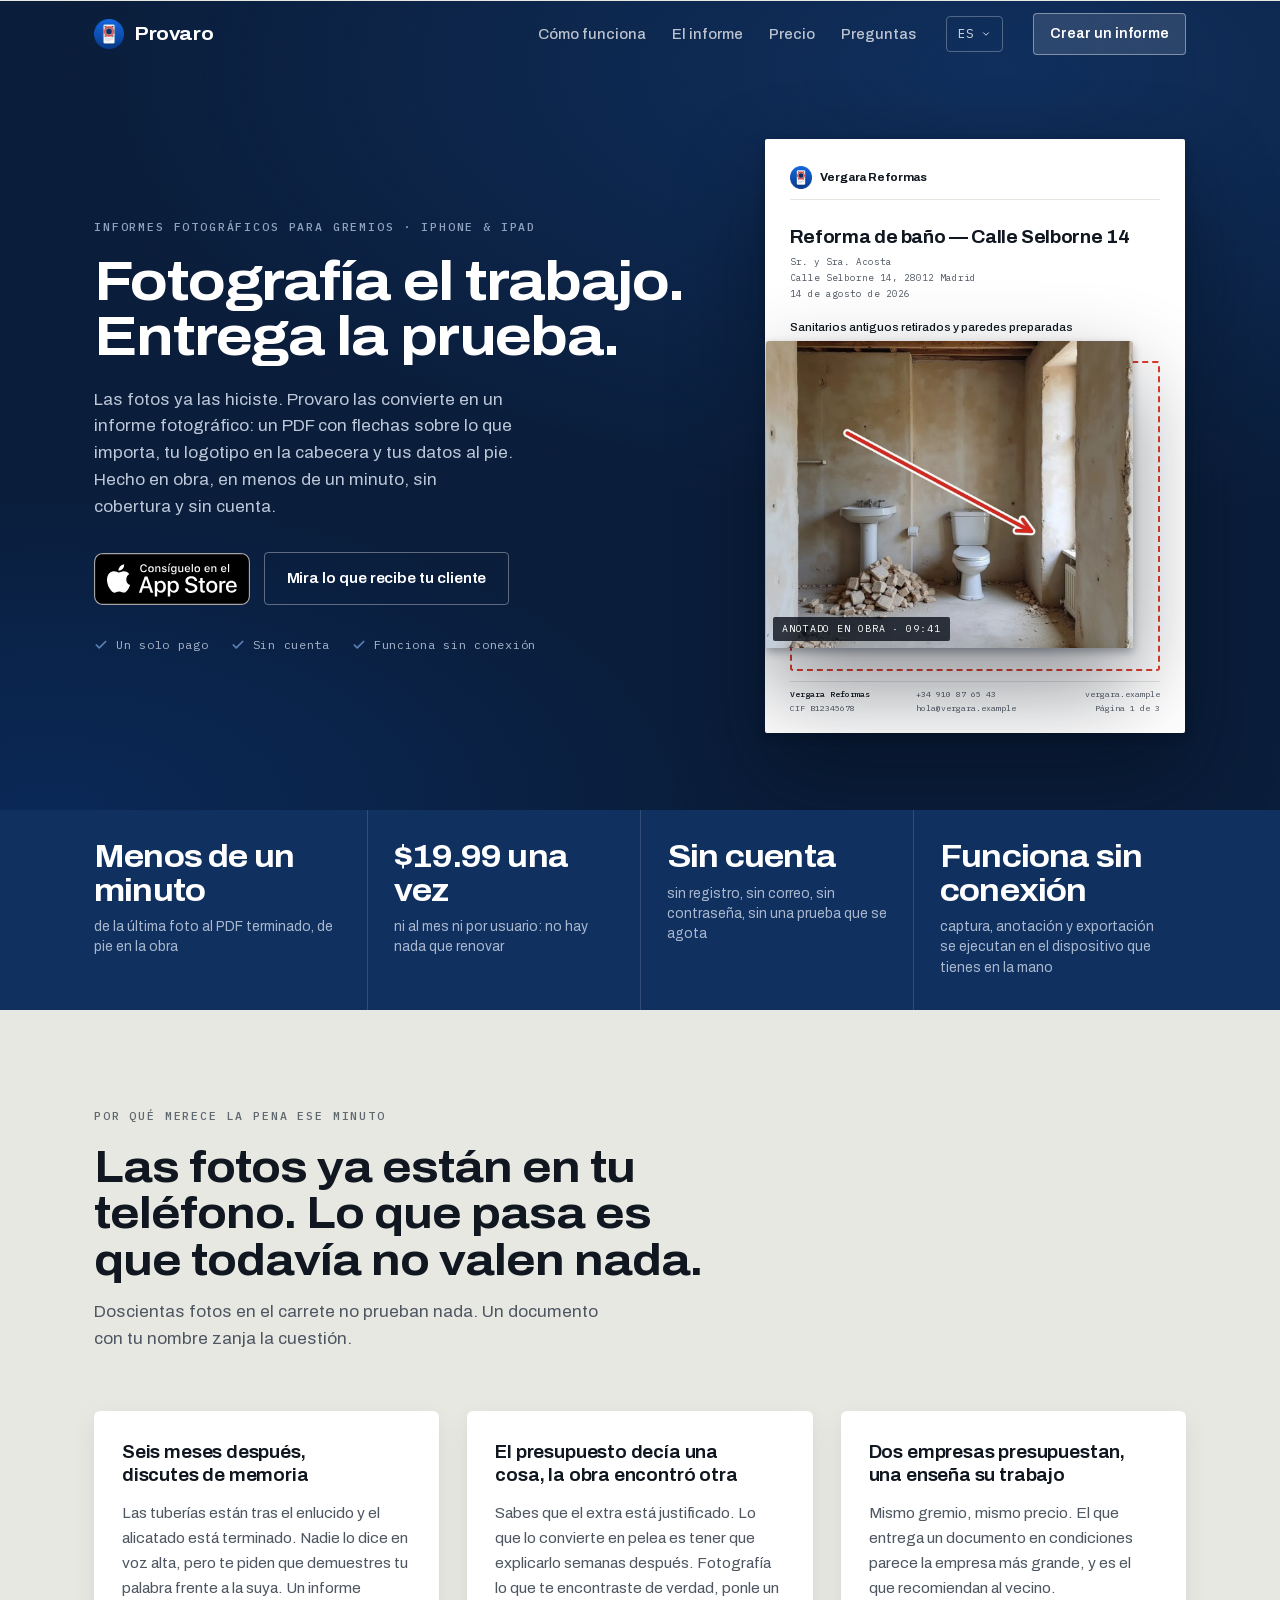
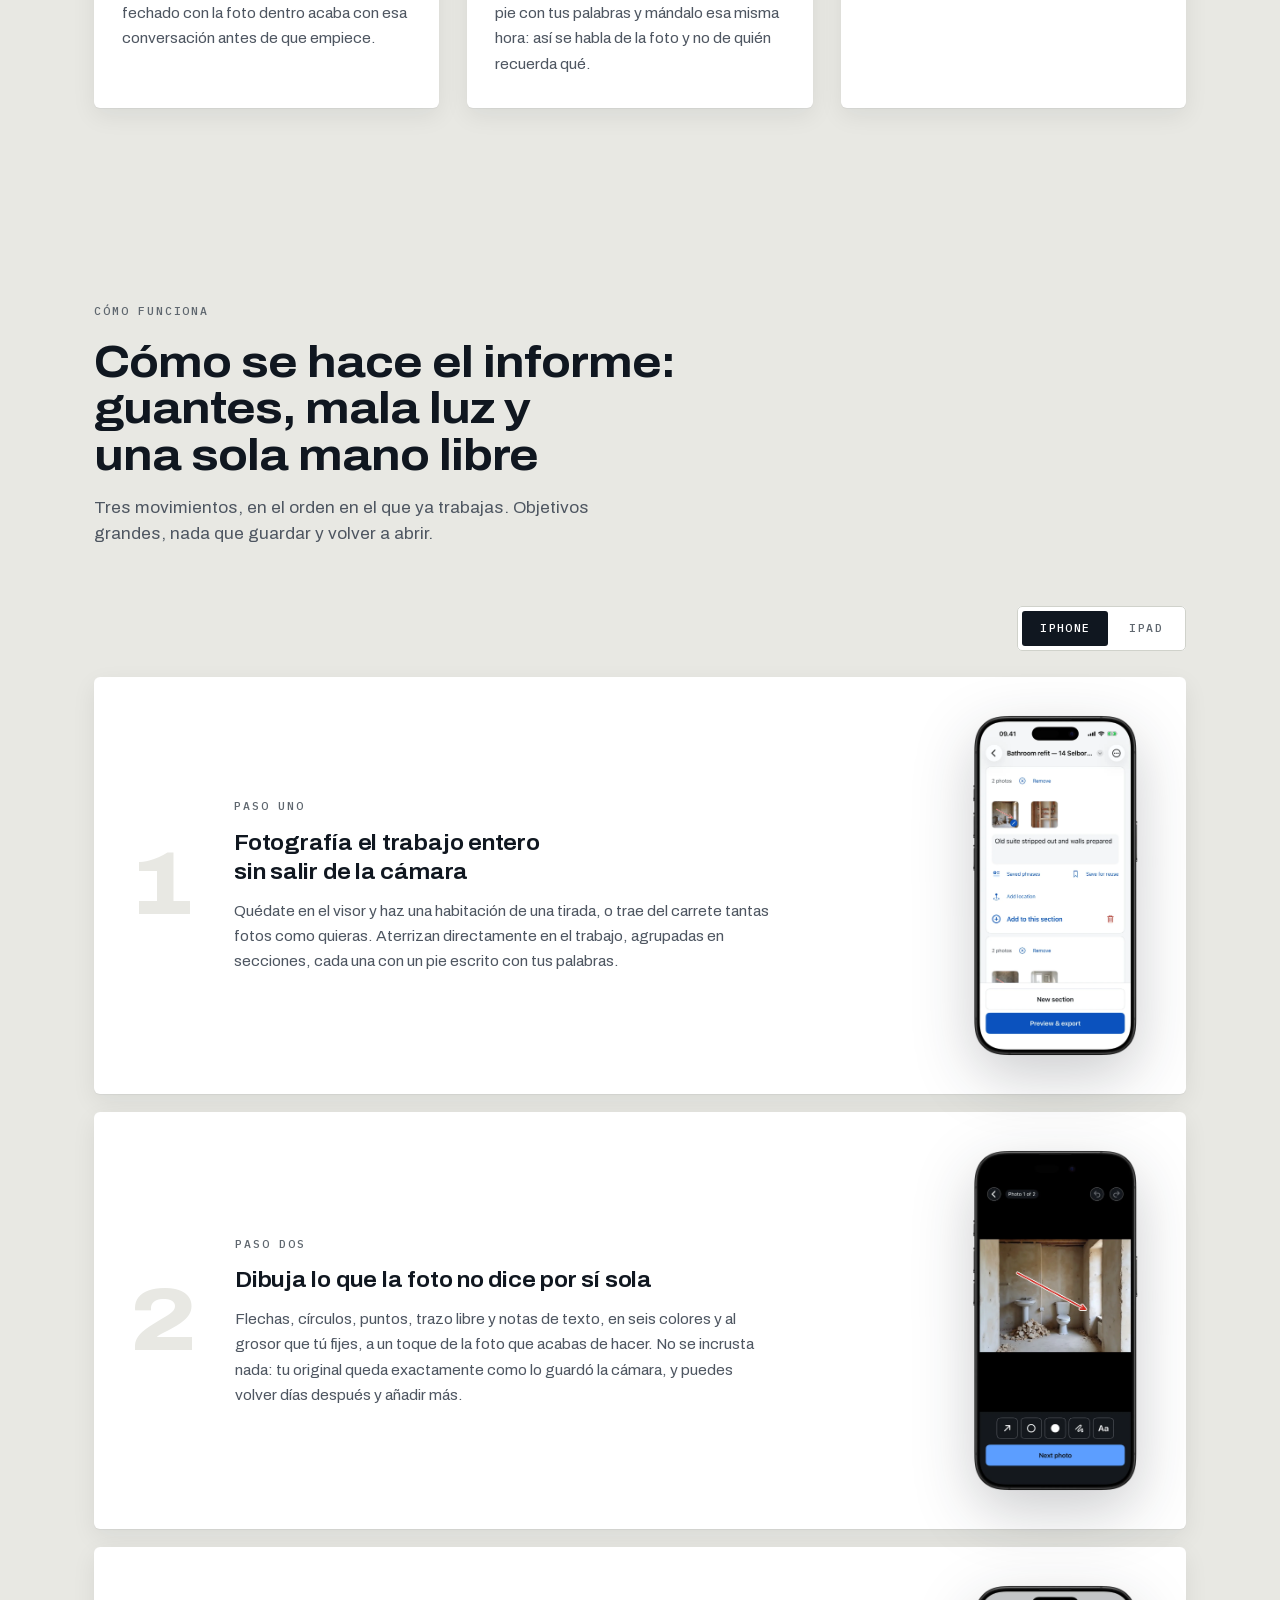
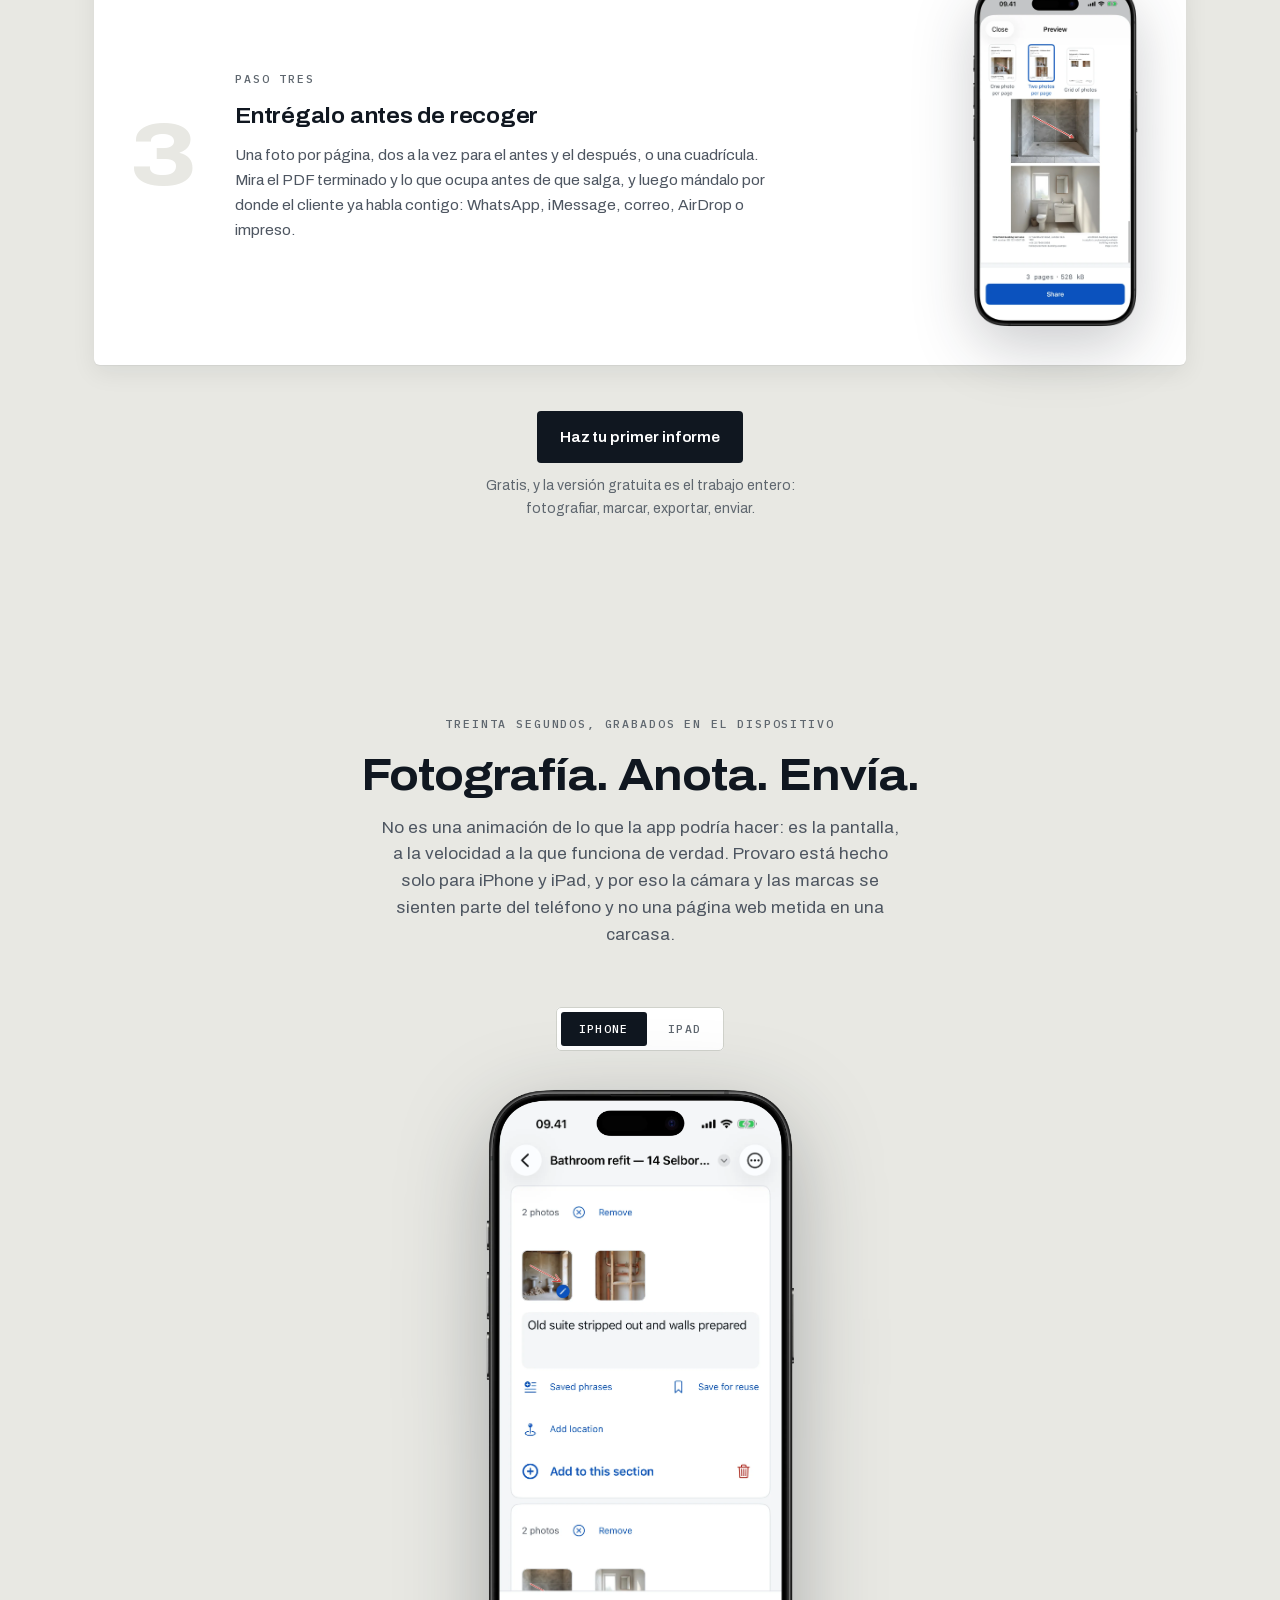
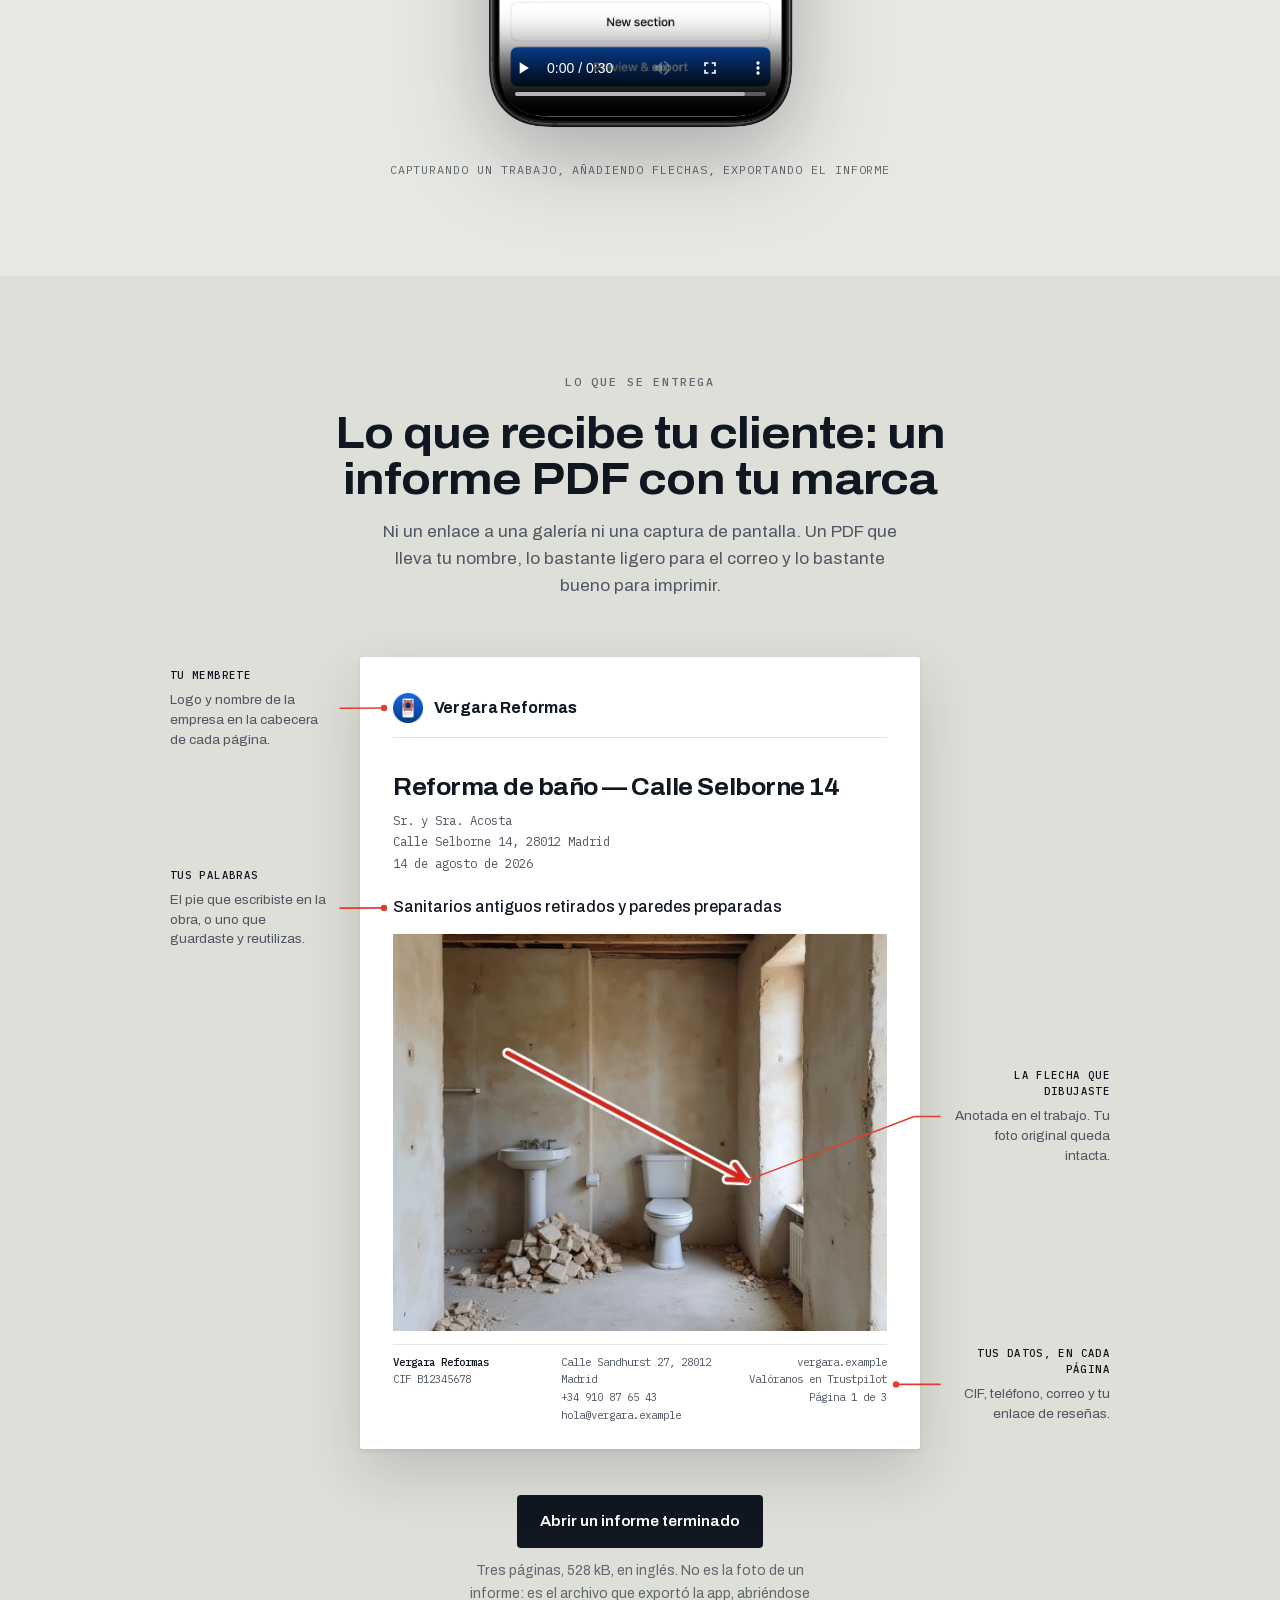
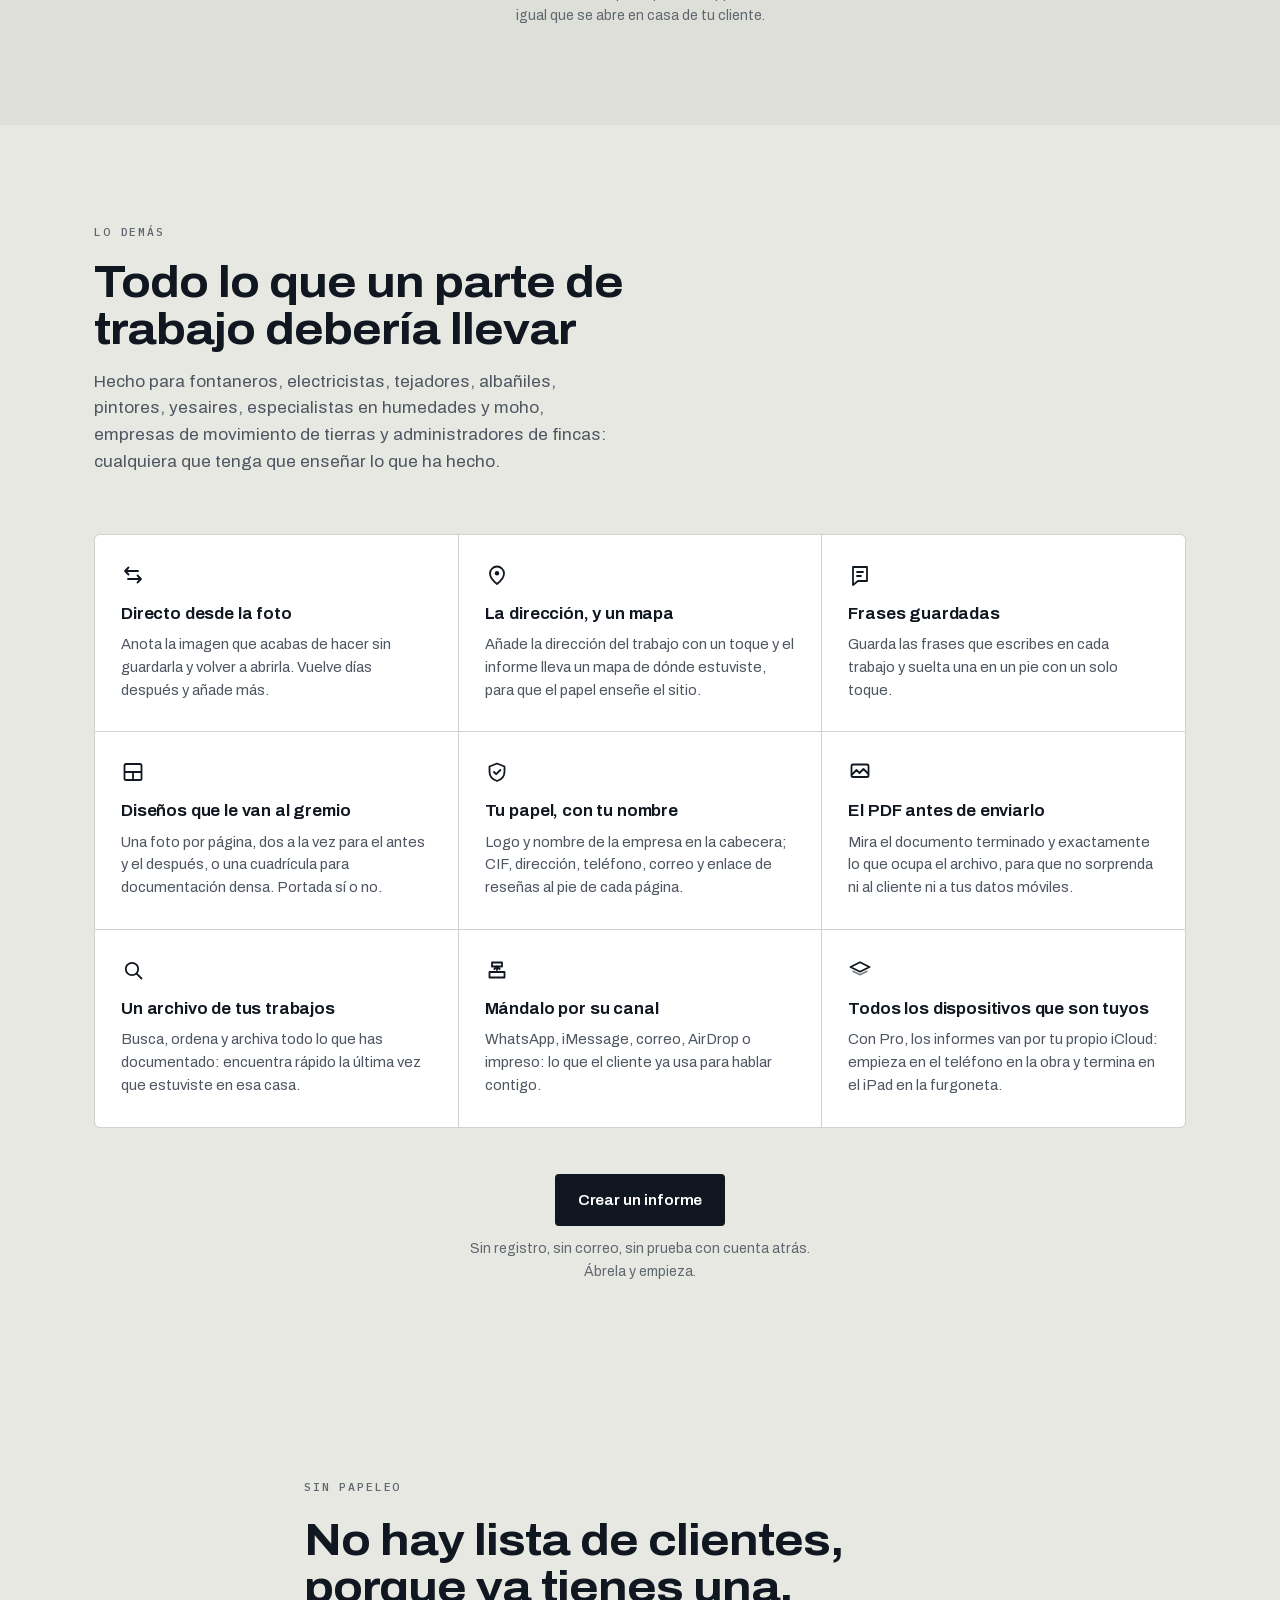
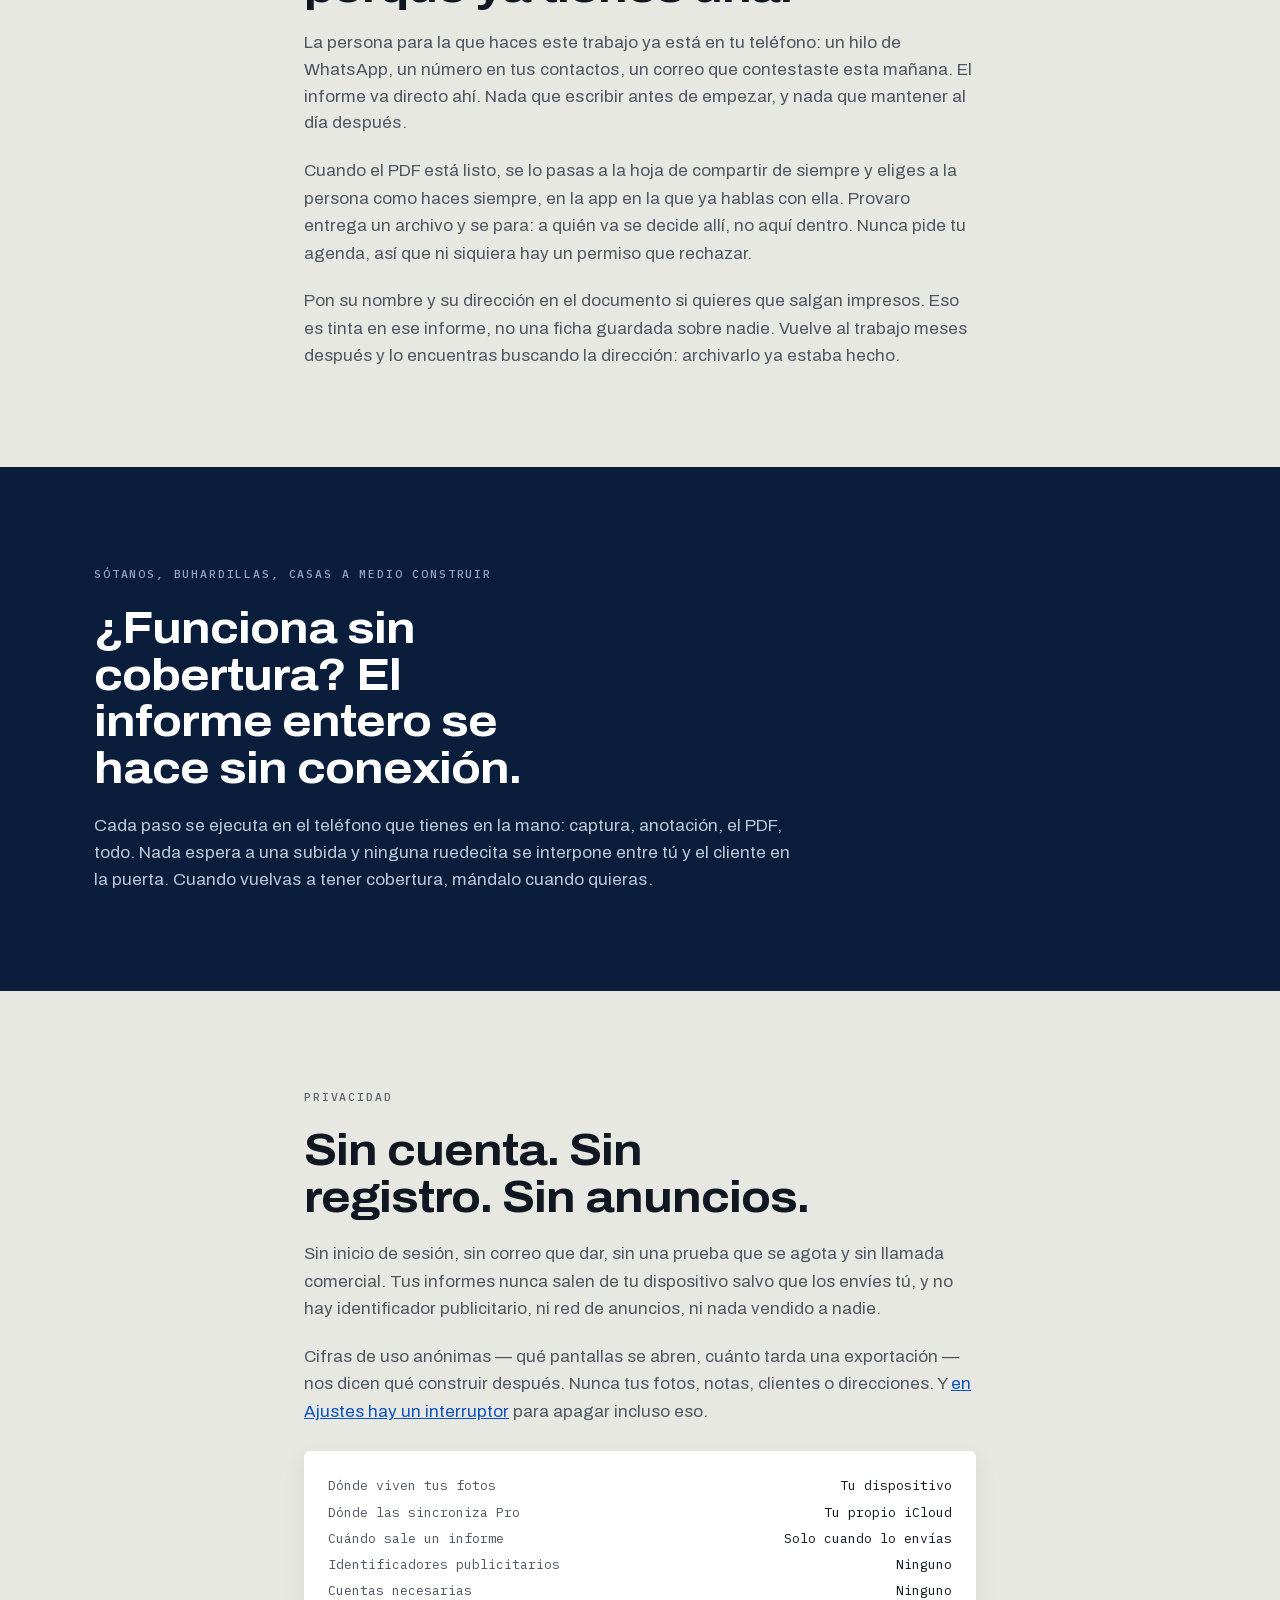
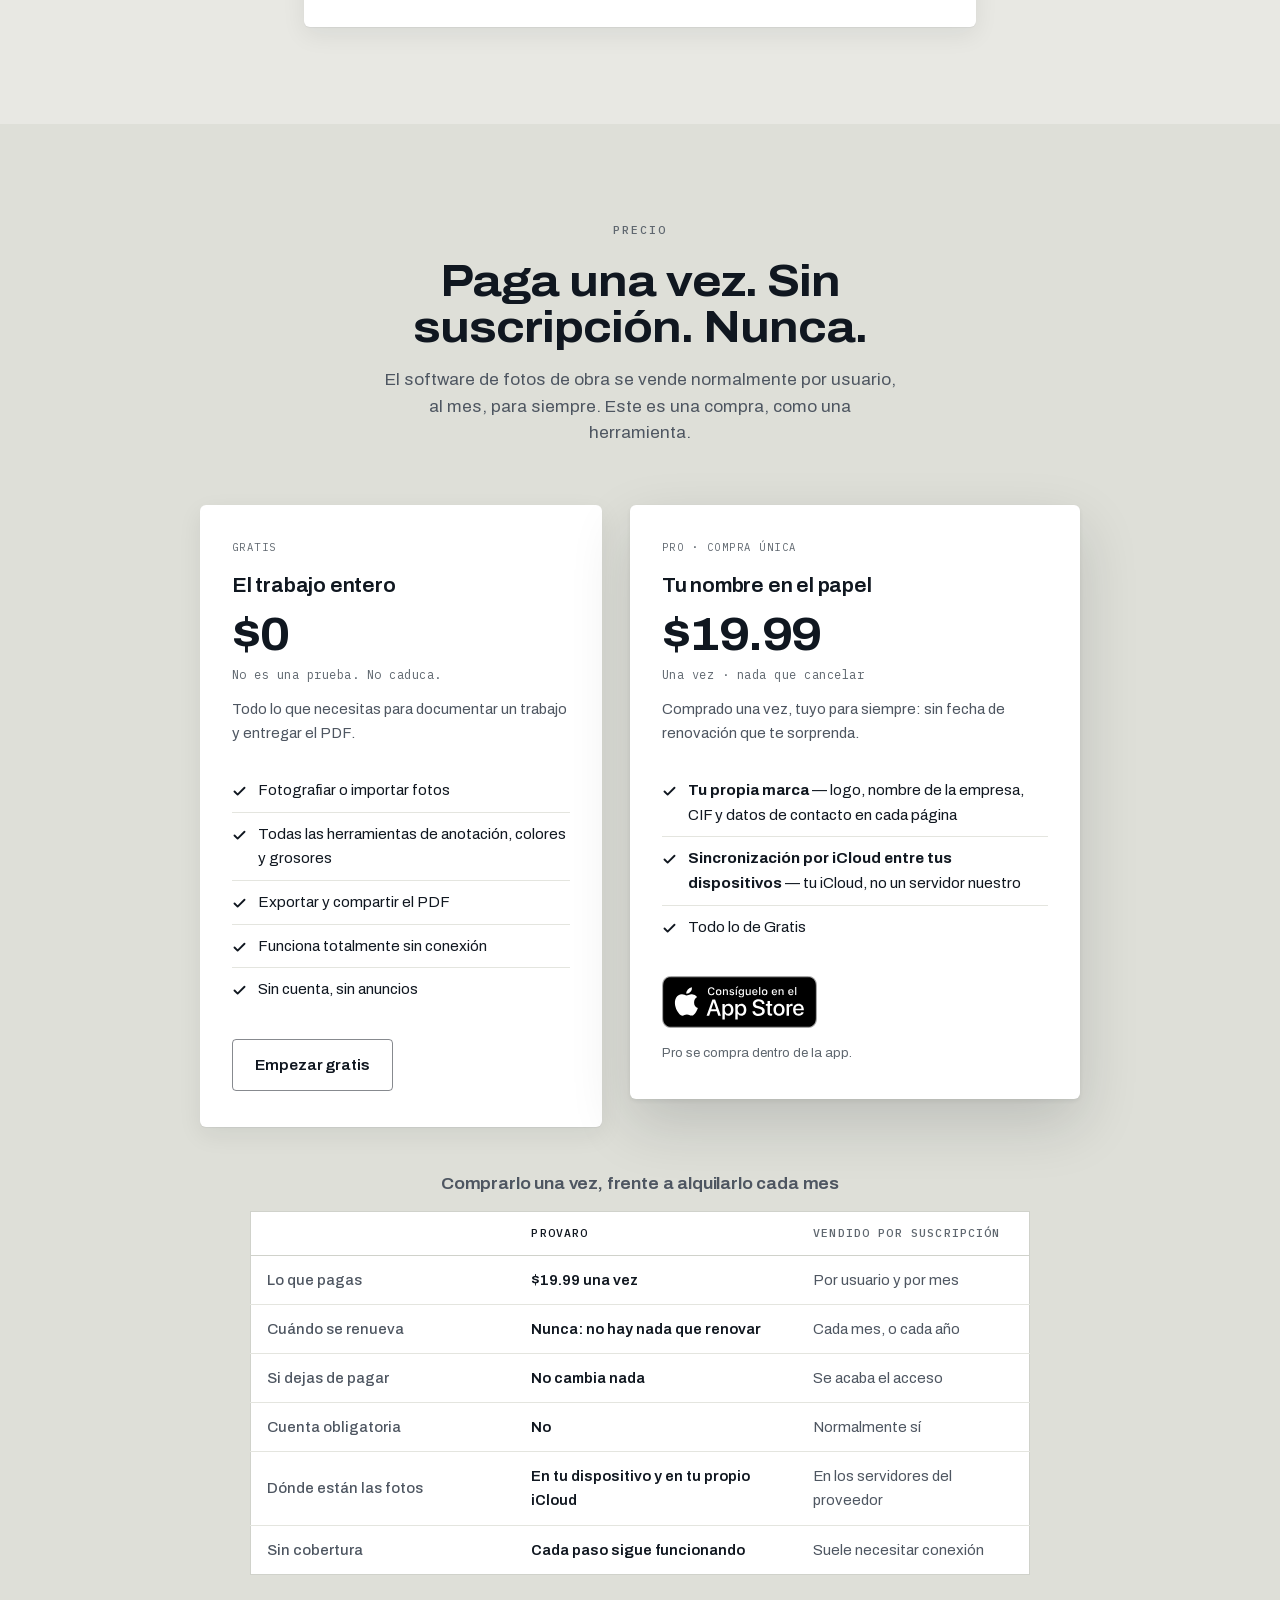
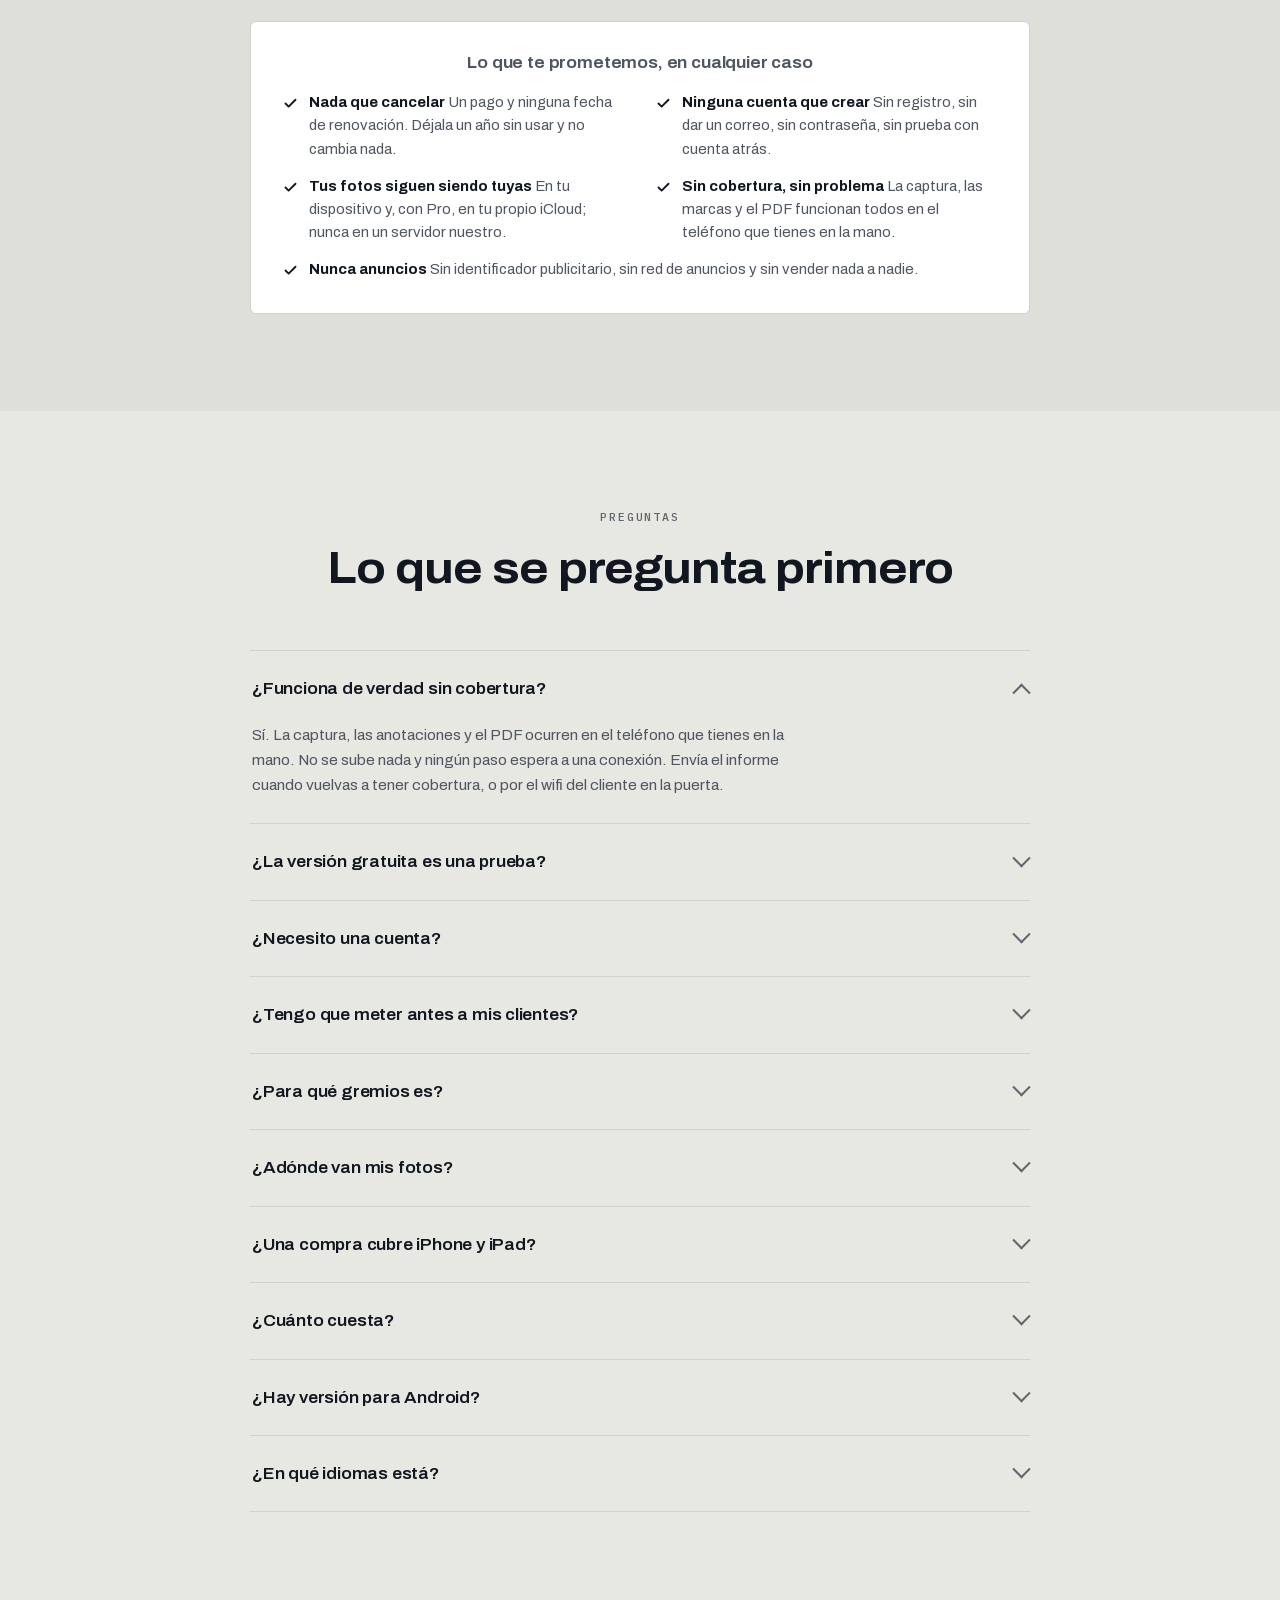
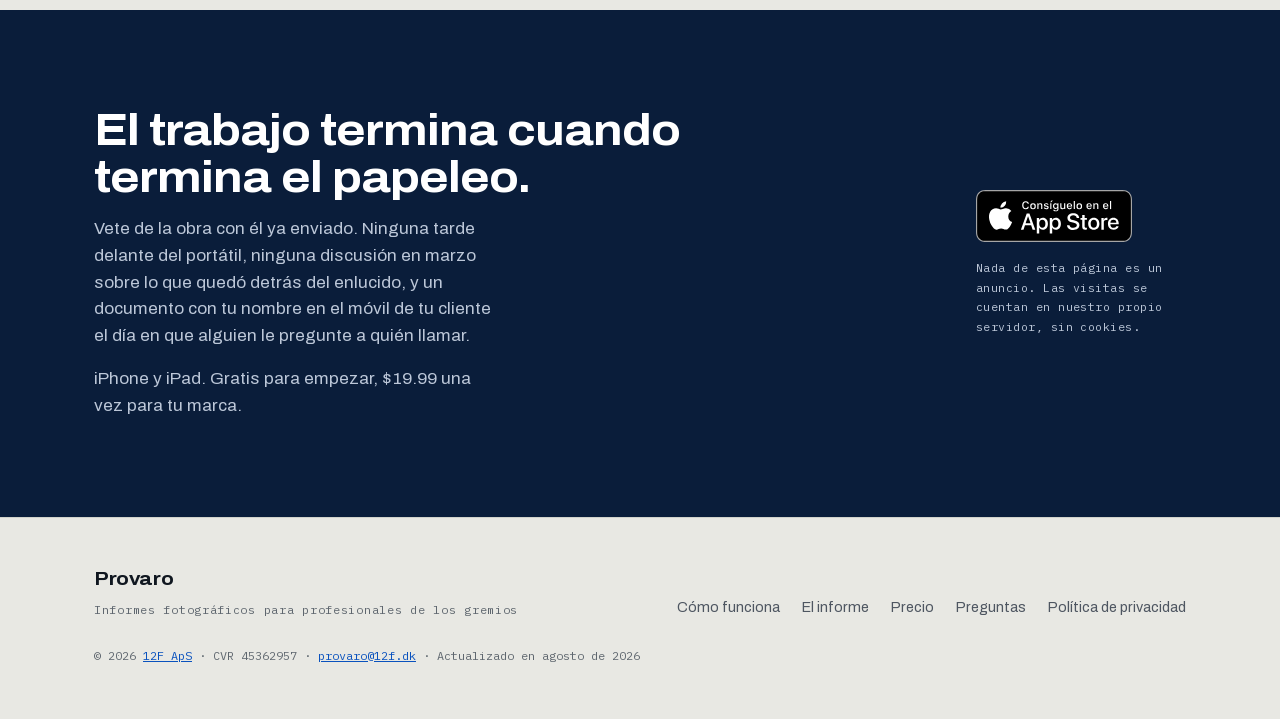
<file: es/index.html>
<!DOCTYPE html>
<html lang="es" data-price-primary="es" data-price-secondary="none">
<head>
  <meta charset="utf-8" />
  <meta name="viewport" content="width=device-width, initial-scale=1, viewport-fit=cover" />
  <title>Informe fotográfico de obra y parte de trabajo — Provaro</title>
  <meta name="description" content="Provaro convierte las fotos de la obra en un PDF con tu membrete, en obra y en menos de un minuto, para poder probar dentro de seis meses lo que hiciste." />
  <link rel="canonical" href="https://provaro.12f.dk/es/" />
  <meta property="og:locale" content="es_ES" />
  <!-- i18n:alternates — every translation points at every other one, self
       included, which is what Google asks for. tools/build-i18n.py copies this
       block unchanged; edit it here and rebuild. -->
  <link rel="alternate" hreflang="x-default" href="https://provaro.12f.dk/" />
  <link rel="alternate" hreflang="en" href="https://provaro.12f.dk/" />
  <link rel="alternate" hreflang="da" href="https://provaro.12f.dk/da/" />
  <link rel="alternate" hreflang="de" href="https://provaro.12f.dk/de/" />
  <link rel="alternate" hreflang="es" href="https://provaro.12f.dk/es/" />
  <link rel="alternate" hreflang="fr" href="https://provaro.12f.dk/fr/" />
  <link rel="alternate" hreflang="it" href="https://provaro.12f.dk/it/" />
  <link rel="alternate" hreflang="ja" href="https://provaro.12f.dk/ja/" />
  <link rel="alternate" hreflang="nl" href="https://provaro.12f.dk/nl/" />
  <link rel="alternate" hreflang="pl" href="https://provaro.12f.dk/pl/" />
  <link rel="alternate" hreflang="pt-BR" href="https://provaro.12f.dk/pt-br/" />
  <!-- /i18n:alternates -->
  <meta name="theme-color" content="#0A1D3A" />
  <link rel="icon" href="../assets/img/favicon.png" type="image/png" />
  <link rel="apple-touch-icon" href="../assets/img/apple-touch-icon.png" />

  <link rel="preload" href="../assets/fonts/archivo-400_800-latin.woff2" as="font" type="font/woff2" crossorigin />
  <link rel="preload" href="../assets/fonts/ibm-plex-mono-500-latin.woff2" as="font" type="font/woff2" crossorigin />
  <!-- BUMP ?v= WHENEVER css/styles.css CHANGES. Pages serves the stylesheet with
       a four-hour cache and no hash in its filename, so without a fresh query the
       new markup gets styled by the old rules for hours after a deploy. The HTML
       itself carries a much shorter TTL, so a changed token lands immediately. -->
  <link rel="stylesheet" href="../css/styles.css?v=2026-08-27a" />

  <meta property="og:type" content="website" />
  <meta property="og:site_name" content="Provaro" />
  <meta property="og:title" content="Informe fotográfico de obra y parte de trabajo — Provaro" />
  <meta property="og:description" content="Fotos anotadas en un PDF con tu marca, hecho en la obra, en menos de un minuto. Un solo pago. Sin suscripción. Sin cuenta. Funciona sin cobertura." />
  <meta property="og:url" content="https://provaro.12f.dk/es/" />
  <meta property="og:image" content="https://provaro.12f.dk/assets/og/og-image.png" />
  <meta property="og:image:width" content="1200" />
  <meta property="og:image:height" content="630" />
  <meta name="twitter:card" content="summary_large_image" />
  <meta name="twitter:title" content="Informe fotográfico de obra y parte de trabajo — Provaro" />
  <meta name="twitter:description" content="Fotos anotadas en un PDF con tu marca, hecho en la obra, en menos de un minuto. Un solo pago. Sin suscripción." />
  <meta name="twitter:image" content="https://provaro.12f.dk/assets/og/og-image.png" />

  <!-- Every App Store link carries ?ct=site-provaro-es&mt=8. Without it App Store
       Connect files each download from here into one undifferentiated "Web
       referrer" bucket; ct= fills the Campaign column instead, so the question
       "did the site do anything" has an answer. tools/build-i18n.py appends the
       language to the token on a translated page — site-provaro-de and the rest
       — which is what makes the ten translations measurable separately rather
       than as one number. Attribution only accrues from the day tagging ships;
       there is no backfill. See issue #35.

       ct is free text and capped at 40 characters, which the longest token
       here (site-provaro-pt-br, 18) is comfortably inside.

  Prices come from Apple, not from this file. tools/fetch-appstore-price.py
       reads them off the App Store and bakes the euro price into the markup
       above, so a crawler and a visitor with no JavaScript both read the real
       number. This then swaps in the visitor's own storefront price, because a
       Dane charged 99 kr should not be quoted euros. pricing.json is served
       from this domain, so the promise in the closing fineprint still holds:
       nothing here talks to anyone but us. -->
  <script>
    (function () {
      var url = '../assets/data/pricing.json?v=ea0ce7be';

      // A regional locale is the honest signal — someone in Denmark almost
      // always carries a -DK tag even when the interface language is English.
      // Failing that, the time zone names the country well enough to price it.
      var ZONES = {
        'Europe/Copenhagen': 'dk', 'Europe/Stockholm': 'se',
        'Europe/Oslo': 'no', 'Europe/London': 'gb', 'Europe/Zurich': 'ch',
        'Europe/Warsaw': 'pl', 'Europe/Prague': 'cz', 'Pacific/Auckland': 'nz',
        'Europe/Berlin': 'de', 'Europe/Vienna': 'de', 'Europe/Madrid': 'es',
        'Europe/Paris': 'fr', 'Europe/Rome': 'it', 'Europe/Amsterdam': 'nl',
        'Europe/Brussels': 'nl', 'Asia/Tokyo': 'jp',
        'America/Sao_Paulo': 'br', 'America/Bahia': 'br',
        'America/Fortaleza': 'br', 'America/Recife': 'br',
        'America/Toronto': 'ca', 'America/Vancouver': 'ca',
        'America/Edmonton': 'ca', 'America/Winnipeg': 'ca',
        'America/Halifax': 'ca', 'America/St_Johns': 'ca'
      };

      function regions() {
        var tags = (navigator.languages || [navigator.language || '']).slice(0);
        var out = [];
        tags.forEach(function (tag) {
          var m = /^[a-z]{2,3}[-_](?:[A-Za-z]{4}[-_])?([A-Za-z]{2})\b/.exec(tag);
          if (m) out.push(m[1].toUpperCase());
        });
        return out;
      }

      function zone() {
        try {
          var tz = Intl.DateTimeFormat().resolvedOptions().timeZone;
          if (ZONES[tz]) return ZONES[tz];
          if (/^(America|US)\//.test(tz)) return 'us';
          if (/^Australia\//.test(tz)) return 'au';
        } catch (e) {}
        return null;
      }

      // Which storefront this page is written for. The English page is
      // priced in euros and quotes kroner beside it; /de/ is priced in euros
      // the German way and quotes francs; /ja/ is priced in yen and quotes
      // nothing, because a third currency is noise. Absent, pricing.json
      // decides, which is what a page with no attributes gets.
      var root = document.documentElement;
      var PRIMARY = root.getAttribute('data-price-primary');
      var SECONDARY = root.getAttribute('data-price-secondary');

      function pick(data) {
        var sf = data.storefronts || {};
        var wanted = regions();
        for (var i = 0; i < wanted.length; i++) {
          for (var key in sf) {
            if (sf[key].regions.indexOf(wanted[i]) !== -1) return key;
          }
        }
        var byZone = zone();
        return sf[byZone] ? byZone : primary(data);
      }

      function primary(data) { return PRIMARY || data.primary; }
      function secondary(data) { return SECONDARY || data.secondary; }

      function apply(data) {
        var sf = data.storefronts || {};
        var hereKey = pick(data);
        var here = sf[hereKey];
        if (!here) return;
        var mine = primary(data), theirs = secondary(data);
        var home = sf[theirs] || null;

        // The small print quotes a second currency so the number can be
        // checked against a familiar one — kroner for the euro page, euros for
        // a Danish visitor. To anyone billed in a third currency it is just
        // noise, so they get the aside dropped rather than translated. A page
        // that names no second currency drops it for everyone.
        var other = hereKey === theirs ? sf[mine]
                  : hereKey === mine ? home : null;

        var aside = document.querySelector('[data-price-aside]');
        if (aside) aside.hidden = !other;

        var text = {
          free: here.free,
          pro: here.pro,
          'pro-secondary': other ? other.pro : null
        };

        var spans = document.querySelectorAll('[data-price]');
        for (var i = 0; i < spans.length; i++) {
          var value = text[spans[i].getAttribute('data-price')];
          if (value) spans[i].textContent = value;
        }
      }

      var loaded = fetch(url, { cache: 'no-cache' }).then(function (r) {
        if (!r.ok) throw new Error(r.status);
        return r.json();
      });

      function run() { loaded.then(apply).catch(function () {}); }

      if (document.readyState === 'loading') {
        document.addEventListener('DOMContentLoaded', run);
      } else {
        run();
      }
    })();
  </script>

  <!-- Umami: self-hosted on our own box, cookie-less, no cross-site identifier.
       It is the only request this page makes to anywhere but itself, which is
       why the fonts below it are self-hosted and the closing fineprint says
       plainly that visits are counted. -->
  <!-- Umami analytics: production-hostname guard — local dev (localhost/127.0.0.1/preview domains) never reports to the provaro.12f.dk production site. -->
<script>
(function(){var H="provaro.12f.dk",d=document;if(location.hostname===H||location.hostname==="www."+H){var s=d.createElement("script");s.src="https://umami.robert-jensen.dk/script.js";s.defer=true;s.dataset.websiteId="007e0c65-405a-4881-99a3-ca9bb0895715";s.dataset.performance="true";d.head.appendChild(s);}})();
</script>

  <script type="application/ld+json">
  {
    "@context": "https://schema.org",
    "@type": "MobileApplication",
    "name": "Provaro",
    "operatingSystem": "iOS",
    "applicationCategory": "BusinessApplication",
    "url": "https://provaro.12f.dk/es/",
    "installUrl": "https://apps.apple.com/es/app/provaro-job-photo-reports/id6800068309?ct=site-provaro-es&mt=8",
    "author": {
      "@type": "Organization",
      "name": "12F ApS",
      "url": "https://www.12f.dk/",
      "email": "provaro@12f.dk",
      "sameAs": [
        "https://www.12f.dk/provaro/",
        "https://apps.apple.com/gb/developer/robert-jensen/id1786807724"
      ]
    },
    "publisher": {
      "@type": "Organization",
      "name": "12F ApS",
      "url": "https://www.12f.dk/",
      "email": "provaro@12f.dk"
    },
    "dateModified": "2026-08-27",
    "operatingSystemVersion": "iOS 17.0 or later",
    "description": "Convierte un trabajo terminado en un informe fotográfico profesional: fotos anotadas en un PDF con tu marca, hecho en la obra, en menos de un minuto. Funciona sin conexión, sin cuenta y sin anuncios.",
    "featureList": [
      "Fotografiar un trabajo entero sin salir de la cámara",
      "Flechas, círculos, puntos, trazo libre y notas de texto en cualquier foto",
      "PDF con tu logo, tu CIF y tus datos de contacto",
      "Funciona totalmente sin conexión",
      "Sincronización por iCloud entre tus propios dispositivos"
    ],
    "offers": [
      {
        "@type": "Offer",
        "price": "0",
        "priceCurrency": "EUR",
        "description": "Gratis: fotografiar, anotar, exportar y compartir. No es una prueba."
      },
      {
        "@type": "Offer",
        "price": "22.99",
        "priceCurrency": "EUR",
        "description": "Pro (para siempre): tu propia marca en el informe y sincronización por iCloud entre tus dispositivos. Compra única."
      }
    ],
    "inLanguage": "es"
  }
  </script>

  <script type="application/ld+json">
  {
    "@context": "https://schema.org",
    "@type": "HowTo",
    "name": "Cómo hacer un informe fotográfico de obra en el sitio",
    "description": "Fotografía un trabajo terminado, marca lo que importa y entrega al cliente un informe PDF con tu marca, sin salir de la obra.",
    "totalTime": "PT1M",
    "url": "https://provaro.12f.dk/es/#how",
    "tool": [
      {
        "@type": "HowToTool",
        "name": "Un iPhone o iPad con Provaro"
      }
    ],
    "step": [
      {
        "@type": "HowToStep",
        "name": "Fotografía el trabajo entero sin salir de la cámara",
        "text": "Quédate en el visor y haz una habitación de una tirada, o trae del carrete tantas fotos como quieras. Aterrizan directamente en el trabajo, agrupadas en secciones, cada una con un pie escrito con tus palabras.",
        "image": "https://provaro.12f.dk/assets/screens/iphone/framed/report-editor.webp",
        "url": "https://provaro.12f.dk/es/#how"
      },
      {
        "@type": "HowToStep",
        "name": "Marca lo que la foto no dice por sí sola",
        "text": "Flechas, círculos, puntos, trazo libre y notas de texto, en seis colores y al grosor que tú fijes, a un toque de la foto que acabas de hacer. Tu foto original queda exactamente como la guardó la cámara.",
        "image": "https://provaro.12f.dk/assets/screens/iphone/framed/markup.webp",
        "url": "https://provaro.12f.dk/es/#how"
      },
      {
        "@type": "HowToStep",
        "name": "Entrega el informe antes de recoger",
        "text": "Una foto por página, dos a la vez para el antes y el después, o una cuadrícula. Comprueba el PDF terminado y lo que ocupa, y mándalo por donde el cliente ya habla contigo: WhatsApp, iMessage, correo, AirDrop o impreso.",
        "image": "https://provaro.12f.dk/assets/screens/iphone/framed/document-preview.webp",
        "url": "https://provaro.12f.dk/es/#how"
      }
    ],
    "inLanguage": "es"
  }
  </script>

  <script type="application/ld+json">
  {
    "@context": "https://schema.org",
    "@type": "FAQPage",
    "mainEntity": [
      {
        "@type": "Question",
        "name": "¿Provaro funciona de verdad sin cobertura?",
        "acceptedAnswer": {
          "@type": "Answer",
          "text": "Sí. La captura, las anotaciones y el PDF ocurren en el teléfono que tienes en la mano. No se sube nada y ningún paso espera a una conexión. Envía el informe cuando vuelvas a tener cobertura, o por el wifi del cliente en la puerta."
        }
      },
      {
        "@type": "Question",
        "name": "¿La versión gratuita es una prueba?",
        "acceptedAnswer": {
          "@type": "Answer",
          "text": "No. Gratis es el trabajo entero — fotografiar, anotar, exportar, compartir — y no caduca. Pro es un pago único de 22,99 € que pone tu marca en el informe y activa la sincronización por iCloud. No hay renovación ni nada que cancelar."
        }
      },
      {
        "@type": "Question",
        "name": "¿Necesito una cuenta?",
        "acceptedAnswer": {
          "@type": "Answer",
          "text": "No. No hay registro, ni correo que dar, ni contraseña. Abre la app y empieza un informe."
        }
      },
      {
        "@type": "Question",
        "name": "¿Tengo que meter antes a mis clientes en Provaro?",
        "acceptedAnswer": {
          "@type": "Answer",
          "text": "No. En Provaro no hay lista de clientes, y la app nunca pide tu agenda. El PDF terminado lo pasas por la hoja de compartir de iOS de siempre y eliges a la persona en la app en la que ya hablas con ella, entre los contactos que ya tienes. Si quieres su nombre y su dirección impresos en el informe, los escribes en ese trabajo; es tinta en ese documento, no una ficha guardada sobre nadie."
        }
      },
      {
        "@type": "Question",
        "name": "¿Para qué gremios es Provaro?",
        "acceptedAnswer": {
          "@type": "Answer",
          "text": "Para cualquiera que tenga que enseñar lo que ha hecho: fontaneros, electricistas, tejadores, albañiles, pintores, yesaires, especialistas en humedades y moho, empresas de movimiento de tierras y administradores de fincas que hacen inspecciones."
        }
      },
      {
        "@type": "Question",
        "name": "¿Adónde van mis fotos?",
        "acceptedAnswer": {
          "@type": "Answer",
          "text": "A tu dispositivo, y a ningún otro sitio, salvo que envíes tú el informe. Con Pro también se sincronizan por tu propia cuenta de iCloud, no por un servidor nuestro. En la app no hay identificador publicitario ni red de anuncios."
        }
      },
      {
        "@type": "Question",
        "name": "¿Una compra cubre iPhone y iPad?",
        "acceptedAnswer": {
          "@type": "Answer",
          "text": "Sí. Empieza el informe en el teléfono en la obra y termínalo en el iPad en la furgoneta. Con Pro los dos se mantienen al día por tu propio iCloud."
        }
      },
      {
        "@type": "Question",
        "name": "¿Cuánto cuesta Provaro?",
        "acceptedAnswer": {
          "@type": "Answer",
          "text": "Gratis para fotografiar, anotar, exportar y compartir: ese es el trabajo entero, y no caduca. Pro es un pago único de 22,99 € que pone tu propia marca en el informe y activa la sincronización por iCloud. No hay cuota mensual ni nada que cancelar."
        }
      },
      {
        "@type": "Question",
        "name": "¿Hay versión para Android de Provaro?",
        "acceptedAnswer": {
          "@type": "Answer",
          "text": "No. Provaro es solo para iPhone y iPad, y necesita iOS 17 o posterior."
        }
      },
      {
        "@type": "Question",
        "name": "¿En qué idiomas está Provaro?",
        "acceptedAnswer": {
          "@type": "Answer",
          "text": "La app está en inglés y danés. Provaro sigue el idioma que ya tiene puesto tu iPhone, así que no hay nada que elegir."
        }
      }
    ],
    "inLanguage": "es"
  }
  </script>
</head>
<body>
  <header class="site-header" id="site-header">
    <div class="wrap header-inner">
      <a class="brand" href="#top" translate="no">
        <img src="../assets/img/logo.png" alt="" width="30" height="30" />
        <span class="brand-name">Provaro</span>
      </a>
      <nav class="site-nav" aria-label="Secciones">
        <a href="#how">Cómo funciona</a>
        <a href="#report">El informe</a>
        <a href="#pricing">Precio</a>
        <a href="#faq">Preguntas</a>
      </nav>
      <!-- i18n:langpick — tools/build-i18n.py replaces this whole block, so the
           list of languages is edited here and nowhere else. -->
      <details class="lang-pick" translate="no">
        <summary aria-label="Idioma"><span class="lang-face">ES<svg width="10" height="10" viewBox="0 0 24 24" aria-hidden="true"><path d="M6 9l6 6 6-6" fill="none" stroke="currentColor" stroke-width="2.4" stroke-linecap="round" stroke-linejoin="round"/></svg></span></summary>
        <nav class="lang-menu" aria-label="Idioma">
          <a href="/" hreflang="en" lang="en">English</a>
          <a href="/da/" hreflang="da" lang="da">Dansk</a>
          <a href="/de/" hreflang="de" lang="de">Deutsch</a>
          <a href="/es/" hreflang="es" lang="es" aria-current="true">Español</a>
          <a href="/fr/" hreflang="fr" lang="fr">Français</a>
          <a href="/it/" hreflang="it" lang="it">Italiano</a>
          <a href="/ja/" hreflang="ja" lang="ja">日本語</a>
          <a href="/nl/" hreflang="nl" lang="nl">Nederlands</a>
          <a href="/pl/" hreflang="pl" lang="pl">Polski</a>
          <a href="/pt-br/" hreflang="pt-BR" lang="pt-BR">Português (BR)</a>
        </nav>
      </details>
      <!-- /i18n:langpick -->
      <a data-umami-event="appstore-click" data-umami-event-placement="nav" class="header-cta" href="https://apps.apple.com/es/app/provaro-job-photo-reports/id6800068309?ct=site-provaro-es&amp;mt=8" target="_blank" rel="noopener">Crear un informe</a>
    </div>
  </header>

  <main id="top">
    <!-- ================= HERO ================= -->
    <section class="hero">
      <div class="wrap hero-inner">
        <div>
          <p class="eyebrow">Informes fotográficos para gremios &middot; iPhone &amp; iPad</p>
          <h1><span class="ln">Fotografía el trabajo.</span> <span class="ln">Entrega la prueba.</span></h1>
          <p class="lede">Las fotos ya las hiciste. Provaro las convierte en un informe fotográfico: un PDF con flechas sobre lo que importa, tu logotipo en la cabecera y tus datos al pie. Hecho en obra, en menos de un minuto, sin cobertura y sin cuenta.</p>
          <div class="actions">
            <a data-umami-event="appstore-click" data-umami-event-placement="cta" class="appstore" href="https://apps.apple.com/es/app/provaro-job-photo-reports/id6800068309?ct=site-provaro-es&amp;mt=8" target="_blank" rel="noopener">
              <img src="../assets/img/appstore-badge-es.svg" alt="Consíguelo en el App Store" width="120" height="40" />
            </a>
            <a class="btn btn-line" href="#report">Mira lo que recibe tu cliente</a>
          </div>
          <ul class="hero-ticks">
            <li><svg width="14" height="14" viewBox="0 0 24 24" aria-hidden="true"><path d="M20 6L9 17l-5-5" fill="none" stroke="currentColor" stroke-width="3" stroke-linecap="round" stroke-linejoin="round"/></svg> Un solo pago</li>
            <li><svg width="14" height="14" viewBox="0 0 24 24" aria-hidden="true"><path d="M20 6L9 17l-5-5" fill="none" stroke="currentColor" stroke-width="3" stroke-linecap="round" stroke-linejoin="round"/></svg> Sin cuenta</li>
            <li><svg width="14" height="14" viewBox="0 0 24 24" aria-hidden="true"><path d="M20 6L9 17l-5-5" fill="none" stroke="currentColor" stroke-width="3" stroke-linecap="round" stroke-linejoin="round"/></svg> Funciona sin conexión</li>
          </ul>
        </div>

        <div class="handover">
          <article class="doc" aria-label="Una página de informe de Provaro terminada">
            <div class="doc-head">
              <img src="../assets/img/logo.png" alt="" width="20" height="20" />
              <span class="doc-firm">Vergara Reformas</span>
            </div>
            <p class="doc-title">Reforma de baño &mdash; Calle Selborne 14</p>
            <p class="doc-meta">Sr. y Sra. Acosta<br /> Calle Selborne 14, 28012 Madrid<br /> 14 de agosto de 2026</p>
            <p class="doc-caption">Sanitarios antiguos retirados y paredes preparadas</p>
            <div class="doc-plate">
              <div class="doc-shot empty">
                <figure class="capture">
                  <img src="../assets/photos/job-strip-out.webp" alt="Un baño desmontado con una flecha roja trazada a lo ancho de la pared, cayendo en su sitio sobre la página del informe" width="1206" height="904" />
                  <figcaption class="capture-tag">Anotado en obra &middot; 09:41</figcaption>
                </figure>
              </div>
            </div>
            <div class="doc-foot">
              <div><strong>Vergara Reformas</strong>CIF B12345678</div>
              <div>+34 910 87 65 43<br />hola@vergara.example</div>
              <div>vergara.example<br />Página 1 de 3</div>
            </div>
          </article>
        </div>
      </div>
    </section>

    <!-- ================= LEDGER ================= -->
    <section class="ledger" aria-label="De un vistazo">
      <div class="wrap ledger-grid">
        <div class="ledger-item"><strong>Menos de un minuto</strong> <span>de la última foto al PDF terminado, de pie en la obra</span></div>
        <div class="ledger-item"><strong><span data-price="pro">22,99 €</span> una vez</strong> <span>ni al mes ni por usuario: no hay nada que renovar</span></div>
        <div class="ledger-item"><strong>Sin cuenta</strong> <span>sin registro, sin correo, sin contraseña, sin una prueba que se agota</span></div>
        <div class="ledger-item"><strong>Funciona sin conexión</strong> <span>captura, anotación y exportación se ejecutan en el dispositivo que tienes en la mano</span></div>
      </div>
    </section>

    <!-- ================= STAKES ================= -->
    <section class="section">
      <div class="wrap">
        <div class="head">
          <span class="eyebrow">Por qué merece la pena ese minuto</span>
          <h2>Las fotos ya están en tu teléfono. Lo que pasa es que todavía no valen nada.</h2>
          <p class="lede">Doscientas fotos en el carrete no prueban nada. Un documento con tu nombre zanja la cuestión.</p>
        </div>
        <div class="stakes-grid">
          <article class="stake" data-reveal>
            <h3>Seis meses después, discutes de memoria</h3>
            <p>Las tuberías están tras el enlucido y el alicatado está terminado. Nadie lo dice en voz alta, pero te piden que demuestres tu palabra frente a la suya. Un informe fechado con la foto dentro acaba con esa conversación antes de que empiece.</p>
          </article>
          <article class="stake" data-reveal>
            <h3>El presupuesto decía una cosa, la obra encontró otra</h3>
            <p>Sabes que el extra está justificado. Lo que lo convierte en pelea es tener que explicarlo semanas después. Fotografía lo que te encontraste de verdad, ponle un pie con tus palabras y mándalo esa misma hora: así se habla de la foto y no de quién recuerda qué.</p>
          </article>
          <article class="stake" data-reveal>
            <h3>Dos empresas presupuestan, una enseña su trabajo</h3>
            <p>Mismo gremio, mismo precio. El que entrega un documento en condiciones parece la empresa más grande, y es el que recomiendan al vecino.</p>
          </article>
        </div>
      </div>
    </section>

    <!-- ================= HOW IT WORKS ================= -->
    <section id="how" class="section">
      <div class="wrap">
        <div class="head">
          <span class="eyebrow">Cómo funciona</span>
          <h2>Cómo se hace el informe: guantes, mala luz y una sola mano libre</h2>
          <p class="lede">Tres movimientos, en el orden en el que ya trabajas. Objetivos grandes, nada que guardar y volver a abrir.</p>
        </div>
        <div class="device-pick" data-device-pick>
          <div class="switch-row right">
            <fieldset class="device-switch">
              <legend class="sr-only">Mostrar estas pantallas en</legend>
              <input class="device-radio" type="radio" name="how-device" id="how-iphone" value="iphone" checked />
              <label for="how-iphone">iPhone</label>
              <input class="device-radio" type="radio" name="how-device" id="how-ipad" value="ipad" />
              <label for="how-ipad">iPad</label>
            </fieldset>
          </div>
          <ol class="steps">
            <li class="step" data-reveal>
              <span class="step-n" aria-hidden="true">1</span>
              <div class="step-body">
                <span class="eyebrow">Paso uno</span>
                <h3>Fotografía el trabajo entero sin salir de la cámara</h3>
                <p>Quédate en el visor y haz una habitación de una tirada, o trae del carrete tantas fotos como quieras. Aterrizan directamente en el trabajo, agrupadas en secciones, cada una con un pie escrito con tus palabras.</p>
              </div>
              <div class="step-shot">
                <img class="on-iphone" src="../assets/screens/iphone/framed/report-editor.webp" alt="Un trabajo abierto en Provaro en el iPhone: fotos reunidas en secciones, cada una con un pie debajo" width="800" height="1606" loading="lazy" />
                <img class="on-ipad" src="../assets/screens/ipad/framed/report-editor.webp" alt="El mismo trabajo en el iPad, con la lista de informes a la izquierda y el trabajo abierto al lado" width="800" height="1043" loading="lazy" />
              </div>
            </li>
            <li class="step" data-reveal>
              <span class="step-n" aria-hidden="true">2</span>
              <div class="step-body">
                <span class="eyebrow">Paso dos</span>
                <h3>Dibuja lo que la foto no dice por sí sola</h3>
                <p>Flechas, círculos, puntos, trazo libre y notas de texto, en seis colores y al grosor que tú fijes, a un toque de la foto que acabas de hacer. No se incrusta nada: tu original queda exactamente como lo guardó la cámara, y puedes volver días después y añadir más.</p>
              </div>
              <div class="step-shot">
                <img class="on-iphone" src="../assets/screens/iphone/framed/markup.webp" alt="Anotando una foto en Provaro en el iPhone con una flecha roja, la barra de herramientas debajo" width="800" height="1606" loading="lazy" />
                <img class="on-ipad" src="../assets/screens/ipad/framed/markup.webp" alt="La misma anotación en el iPad, con la foto llenando la pantalla y la barra de herramientas debajo" width="800" height="1043" loading="lazy" />
              </div>
            </li>
            <li class="step" data-reveal>
              <span class="step-n" aria-hidden="true">3</span>
              <div class="step-body">
                <span class="eyebrow">Paso tres</span>
                <h3>Entrégalo antes de recoger</h3>
                <p>Una foto por página, dos a la vez para el antes y el después, o una cuadrícula. Mira el PDF terminado y lo que ocupa antes de que salga, y luego mándalo por donde el cliente ya habla contigo: WhatsApp, iMessage, correo, AirDrop o impreso.</p>
              </div>
              <div class="step-shot">
                <img class="on-iphone" src="../assets/screens/iphone/framed/document-preview.webp" alt="El PDF terminado con tu marca en Provaro en el iPhone, con su número de páginas y su tamaño antes de compartir" width="800" height="1606" loading="lazy" />
                <img class="on-ipad" src="../assets/screens/ipad/framed/document-preview.webp" alt="La misma hoja de exportación en el iPad, con el selector de diseño y el PDF terminado sobre el trabajo abierto" width="800" height="1043" loading="lazy" />
              </div>
            </li>
          </ol>
        </div>
        <div class="section-cta">
          <a data-umami-event="appstore-click" data-umami-event-placement="cta" class="btn btn-solid" href="https://apps.apple.com/es/app/provaro-job-photo-reports/id6800068309?ct=site-provaro-es&amp;mt=8" target="_blank" rel="noopener">Haz tu primer informe</a>
          <p class="section-cta-note">Gratis, y la versión gratuita es el trabajo entero: fotografiar, marcar, exportar, enviar.</p>
        </div>
      </div>
    </section>

    <!-- ================= REEL ================= -->
    <section class="section">
      <div class="wrap">
        <div class="head centered">
          <span class="eyebrow">Treinta segundos, grabados en el dispositivo</span>
          <h2>Fotografía. Anota. Envía.</h2>
          <p class="lede">No es una animación de lo que la app podría hacer: es la pantalla, a la velocidad a la que funciona de verdad. Provaro está hecho solo para iPhone y iPad, y por eso la cámara y las marcas se sienten parte del teléfono y no una página web metida en una carcasa.</p>
        </div>
        <div class="device-pick" data-device-pick>
          <div class="switch-row">
            <fieldset class="device-switch">
              <legend class="sr-only">Reproducir la película grabada en</legend>
              <input class="device-radio" type="radio" name="reel-device" id="reel-iphone" value="iphone" checked />
              <label for="reel-iphone">iPhone</label>
              <input class="device-radio" type="radio" name="reel-device" id="reel-ipad" value="ipad" />
              <label for="reel-ipad">iPad</label>
            </fieldset>
          </div>
          <figure class="reel">
            <div class="reel-frame on-iphone">
              <video controls preload="metadata" playsinline poster="../assets/img/poster.webp">
                <source src="../assets/preview.webm" type="video/webm" />
                <source src="../assets/preview.mp4" type="video/mp4" />
                Tu navegador no puede reproducir este vídeo.
              </video>
              <img class="bezel" src="../assets/img/device-frame.webp" alt="" aria-hidden="true" />
            </div>
            <div class="reel-frame reel-ipad on-ipad">
              <video controls preload="metadata" playsinline poster="../assets/img/poster-ipad.webp">
                <source src="../assets/preview-ipad.webm" type="video/webm" />
                <source src="../assets/preview-ipad.mp4" type="video/mp4" />
                Tu navegador no puede reproducir este vídeo.
              </video>
              <img class="bezel" src="../assets/img/device-frame-ipad.webp" alt="" aria-hidden="true" />
            </div>
            <figcaption>Capturando un trabajo, añadiendo flechas, exportando el informe</figcaption>
          </figure>
        </div>
      </div>
    </section>

    <!-- ================= THE REPORT (signature) ================= -->
    <section id="report" class="section deliverable">
      <div class="wrap">
        <div class="head centered">
          <span class="eyebrow">Lo que se entrega</span>
          <h2>Lo que recibe tu cliente: un informe PDF con tu marca</h2>
          <p class="lede">Ni un enlace a una galería ni una captura de pantalla. Un PDF que lleva tu nombre, lo bastante ligero para el correo y lo bastante bueno para imprimir.</p>
        </div>

        <div class="annotated" data-annotated>
          <svg class="annotated-lines" aria-hidden="true"></svg>

          <p class="callout" data-for="letterhead"><b>Tu membrete</b>Logo y nombre de la empresa en la cabecera de cada página.</p>
          <p class="callout" data-for="caption"><b>Tus palabras</b>El pie que escribiste en la obra, o uno que guardaste y reutilizas.</p>
          <p class="callout right" data-for="arrow" data-lift="64"><b>La flecha que dibujaste</b>Anotada en el trabajo. Tu foto original queda intacta.</p>
          <p class="callout right" data-for="foot"><b>Tus datos, en cada página</b>CIF, teléfono, correo y tu enlace de reseñas.</p>

          <div class="doc-frame">
            <article class="doc" aria-label="Una página de informe de Provaro terminada, con anotaciones">
              <div class="doc-head">
                <img src="../assets/img/logo.png" alt="" width="20" height="20" data-anno="letterhead" />
                <span class="doc-firm">Vergara Reformas</span>
              </div>
              <p class="doc-title">Reforma de baño &mdash; Calle Selborne 14</p>
              <p class="doc-meta">Sr. y Sra. Acosta<br /> Calle Selborne 14, 28012 Madrid<br /> 14 de agosto de 2026</p>
              <p class="doc-caption" data-anno="caption">Sanitarios antiguos retirados y paredes preparadas</p>
              <div class="doc-plate">
                <div class="doc-shot">
                  <!-- data-anno-x/y is where the arrowhead sits in the source file,
                       measured off the red channel: 0.7017, 0.6210 of 1206x904. -->
                  <img src="../assets/photos/job-strip-out.webp"
                       alt="Baño desmontado con una flecha roja trazada a lo ancho de la pared hasta el rincón que se reparó"
                       width="1206" height="904" loading="lazy"
                       data-anno="arrow" data-anno-x="0.7017" data-anno-y="0.6210" />
                </div>
              </div>
              <div class="doc-foot" data-anno="foot">
                <div><strong>Vergara Reformas</strong>CIF B12345678</div>
                <div>Calle Sandhurst 27, 28012 Madrid<br />+34 910 87 65 43<br />hola@vergara.example</div>
                <div>vergara.example<br />Valóranos en Trustpilot<br />Página 1 de 3</div>
              </div>
            </article>
          </div>

          <ul class="callout-list">
            <li><b>Tu membrete</b>Logo y nombre de la empresa en la cabecera de cada página.</li>
            <li><b>Tus palabras</b>El pie que escribiste en la obra, o uno que guardaste y reutilizas.</li>
            <li><b>La flecha que dibujaste</b>Anotada en el trabajo. Tu foto original queda intacta.</li>
            <li><b>Tus datos, en cada página</b>CIF, teléfono, correo y tu enlace de reseñas.</li>
          </ul>
        </div>
        <div class="section-cta">
          <a class="btn btn-solid" href="../assets/provaro-sample-report.pdf" target="_blank" rel="noopener">Abrir un informe terminado</a>
          <p class="section-cta-note">Tres páginas, 528&nbsp;kB, en inglés. No es la foto de un informe: es el archivo que exportó la app, abriéndose igual que se abre en casa de tu cliente.</p>
        </div>
      </div>
    </section>

    <!-- ================= FEATURES ================= -->
    <section id="features" class="section">
      <div class="wrap">
        <div class="head">
          <span class="eyebrow">Lo demás</span>
          <h2>Todo lo que un parte de trabajo debería llevar</h2>
          <p class="lede">Hecho para fontaneros, electricistas, tejadores, albañiles, pintores, yesaires, especialistas en humedades y moho, empresas de movimiento de tierras y administradores de fincas: cualquiera que tenga que enseñar lo que ha hecho.</p>
        </div>
        <div class="feature-grid">
          <article class="feature">
            <svg width="24" height="24" viewBox="0 0 24 24" aria-hidden="true"><path d="M4 8h13M4 8l3.5-3.5M4 8l3.5 3.5M20 16H7m13 0l-3.5-3.5M20 16l-3.5 3.5" fill="none" stroke="currentColor" stroke-width="1.8" stroke-linecap="round" stroke-linejoin="round"/></svg>
            <h3>Directo desde la foto</h3>
            <p>Anota la imagen que acabas de hacer sin guardarla y volver a abrirla. Vuelve días después y añade más.</p>
          </article>
          <article class="feature">
            <svg width="24" height="24" viewBox="0 0 24 24" aria-hidden="true"><path d="M12 21s-7-5.5-7-10.5A7 7 0 0 1 19 10.5C19 15.5 12 21 12 21z" fill="none" stroke="currentColor" stroke-width="1.8" stroke-linejoin="round"/><circle cx="12" cy="10.3" r="2.2" fill="currentColor"/></svg>
            <h3>La dirección, y un mapa</h3>
            <p>Añade la dirección del trabajo con un toque y el informe lleva un mapa de dónde estuviste, para que el papel enseñe el sitio.</p>
          </article>
          <article class="feature">
            <svg width="24" height="24" viewBox="0 0 24 24" aria-hidden="true"><path d="M5 4h14v14h-9l-5 4V4z" fill="none" stroke="currentColor" stroke-width="1.8" stroke-linejoin="round"/><path d="M9 9h6M9 13h4" stroke="currentColor" stroke-width="1.8" stroke-linecap="round"/></svg>
            <h3>Frases guardadas</h3>
            <p>Guarda las frases que escribes en cada trabajo y suelta una en un pie con un solo toque.</p>
          </article>
          <article class="feature">
            <svg width="24" height="24" viewBox="0 0 24 24" aria-hidden="true"><rect x="3.5" y="4" width="17" height="16" rx="1.6" fill="none" stroke="currentColor" stroke-width="1.8"/><path d="M3.5 12h17M12 12v8" fill="none" stroke="currentColor" stroke-width="1.8"/></svg>
            <h3>Diseños que le van al gremio</h3>
            <p>Una foto por página, dos a la vez para el antes y el después, o una cuadrícula para documentación densa. Portada sí o no.</p>
          </article>
          <article class="feature">
            <svg width="24" height="24" viewBox="0 0 24 24" aria-hidden="true"><path d="M12 3.5l7.5 3v5.2c0 4.6-3.1 7.8-7.5 9.3-4.4-1.5-7.5-4.7-7.5-9.3V6.5l7.5-3z" fill="none" stroke="currentColor" stroke-width="1.8" stroke-linejoin="round"/><path d="M9 12l2.2 2.2L15.4 10" fill="none" stroke="currentColor" stroke-width="1.8" stroke-linecap="round" stroke-linejoin="round"/></svg>
            <h3>Tu papel, con tu nombre</h3>
            <p>Logo y nombre de la empresa en la cabecera; CIF, dirección, teléfono, correo y enlace de reseñas al pie de cada página.</p>
          </article>
          <article class="feature">
            <svg width="24" height="24" viewBox="0 0 24 24" aria-hidden="true"><rect x="3.5" y="4.5" width="17" height="12.5" rx="1.6" fill="none" stroke="currentColor" stroke-width="1.8"/><path d="M4 14.5l4.5-4.5 3 3 4-4 4.5 4.5" fill="none" stroke="currentColor" stroke-width="1.8" stroke-linecap="round" stroke-linejoin="round"/></svg>
            <h3>El PDF antes de enviarlo</h3>
            <p>Mira el documento terminado y exactamente lo que ocupa el archivo, para que no sorprenda ni al cliente ni a tus datos móviles.</p>
          </article>
          <article class="feature">
            <svg width="24" height="24" viewBox="0 0 24 24" aria-hidden="true"><circle cx="11" cy="11" r="6.2" fill="none" stroke="currentColor" stroke-width="1.8"/><path d="M15.6 15.6L20.5 20.5" stroke="currentColor" stroke-width="1.8" stroke-linecap="round"/></svg>
            <h3>Un archivo de tus trabajos</h3>
            <p>Busca, ordena y archiva todo lo que has documentado: encuentra rápido la última vez que estuviste en esa casa.</p>
          </article>
          <article class="feature">
            <svg width="24" height="24" viewBox="0 0 24 24" aria-hidden="true"><path d="M7 4.5h10v4H7zM4.5 14h15v5.5h-15z" fill="none" stroke="currentColor" stroke-width="1.8" stroke-linejoin="round"/><path d="M12 8.5v3.5M9.4 11l2.6-2.6L14.6 11" fill="none" stroke="currentColor" stroke-width="1.8" stroke-linecap="round" stroke-linejoin="round"/></svg>
            <h3>Mándalo por su canal</h3>
            <p>WhatsApp, iMessage, correo, AirDrop o impreso: lo que el cliente ya usa para hablar contigo.</p>
          </article>
          <article class="feature">
            <svg width="24" height="24" viewBox="0 0 24 24" aria-hidden="true"><path d="M2.5 9L12 4.3 21.5 9 12 13.7 2.5 9z" fill="none" stroke="currentColor" stroke-width="1.8" stroke-linejoin="round"/><path d="M4.5 13l7.5 3.7 7.5-3.7" fill="none" stroke="currentColor" stroke-width="1.8" stroke-linejoin="round" opacity=".55"/></svg>
            <h3>Todos los dispositivos que son tuyos</h3>
            <p>Con Pro, los informes van por tu propio iCloud: empieza en el teléfono en la obra y termina en el iPad en la furgoneta.</p>
          </article>
        </div>
        <div class="section-cta">
          <a data-umami-event="appstore-click" data-umami-event-placement="cta" class="btn btn-solid" href="https://apps.apple.com/es/app/provaro-job-photo-reports/id6800068309?ct=site-provaro-es&amp;mt=8" target="_blank" rel="noopener">Crear un informe</a>
          <p class="section-cta-note">Sin registro, sin correo, sin prueba con cuenta atrás. Ábrela y empieza.</p>
        </div>
      </div>
    </section>

    <!-- ================= NO CUSTOMER LIST ================= -->
    <section id="no-list" class="section">
      <div class="wrap narrow">
        <div class="prose-inner">
          <span class="eyebrow">Sin papeleo</span>
          <h2>No hay lista de clientes, porque ya tienes una.</h2>
          <p class="lede">La persona para la que haces este trabajo ya está en tu teléfono: un hilo de WhatsApp, un número en tus contactos, un correo que contestaste esta mañana. El informe va directo ahí. Nada que escribir antes de empezar, y nada que mantener al día después.</p>
          <p>Cuando el PDF está listo, se lo pasas a la hoja de compartir de siempre y eliges a la persona como haces siempre, en la app en la que ya hablas con ella. Provaro entrega un archivo y se para: a quién va se decide allí, no aquí dentro. Nunca pide tu agenda, así que ni siquiera hay un permiso que rechazar.</p>
          <p>Pon su nombre y su dirección en el documento si quieres que salgan impresos. Eso es tinta en ese informe, no una ficha guardada sobre nadie. Vuelve al trabajo meses después y lo encuentras buscando la dirección: archivarlo ya estaba hecho.</p>
        </div>
      </div>
    </section>

    <!-- ================= OFFLINE ================= -->
    <section id="offline" class="section on-dark">
      <div class="wrap">
        <div class="offline-inner">
          <span class="eyebrow">Sótanos, buhardillas, casas a medio construir</span>
          <h2>¿Funciona sin cobertura? El informe entero se hace sin conexión.</h2>
          <p class="lede">Cada paso se ejecuta en el teléfono que tienes en la mano: captura, anotación, el PDF, todo. Nada espera a una subida y ninguna ruedecita se interpone entre tú y el cliente en la puerta. Cuando vuelvas a tener cobertura, mándalo cuando quieras.</p>
        </div>
      </div>
    </section>

    <!-- ================= PRIVACY ================= -->
    <section id="privacy" class="section">
      <div class="wrap narrow">
        <div class="privacy-inner">
          <span class="eyebrow">Privacidad</span>
          <h2>Sin cuenta. Sin registro. Sin anuncios.</h2>
          <p>Sin inicio de sesión, sin correo que dar, sin una prueba que se agota y sin llamada comercial. Tus informes nunca salen de tu dispositivo salvo que los envíes tú, y no hay identificador publicitario, ni red de anuncios, ni nada vendido a nadie.</p>
          <p>Cifras de uso anónimas — qué pantallas se abren, cuánto tarda una exportación — nos dicen qué construir después. Nunca tus fotos, notas, clientes o direcciones. Y <a href="https://www.12f.dk/provaro/privacy-policy/">en Ajustes hay un interruptor</a> para apagar incluso eso.</p>
          <div class="receipt">
            <span data-value="Tu dispositivo">Dónde viven tus fotos</span>
            <span data-value="Tu propio iCloud">Dónde las sincroniza Pro</span>
            <span data-value="Solo cuando lo envías">Cuándo sale un informe</span>
            <span data-value="Ninguno">Identificadores publicitarios</span>
            <span data-value="Ninguno">Cuentas necesarias</span>
          </div>
        </div>
      </div>
    </section>

    <!-- ================= PRICING ================= -->
    <section id="pricing" class="section deliverable">
      <div class="wrap">
        <div class="head centered">
          <span class="eyebrow">Precio</span>
          <h2>Paga una vez. Sin suscripción. Nunca.</h2>
          <p class="lede">El software de fotos de obra se vende normalmente por usuario, al mes, para siempre. Este es una compra, como una herramienta.</p>
        </div>
        <div class="pricing">
          <div class="plan">
            <span class="plan-flag">Gratis</span>
            <h3>El trabajo entero</h3>
            <p class="plan-price"><span data-price="free">0 €</span><small>No es una prueba. No caduca.</small></p>
            <p class="plan-bill">Todo lo que necesitas para documentar un trabajo y entregar el PDF.</p>
            <ul>
              <li><svg width="15" height="15" viewBox="0 0 24 24" aria-hidden="true"><path d="M20 6L9 17l-5-5" fill="none" stroke="currentColor" stroke-width="3" stroke-linecap="round" stroke-linejoin="round"/></svg>Fotografiar o importar fotos</li>
              <li><svg width="15" height="15" viewBox="0 0 24 24" aria-hidden="true"><path d="M20 6L9 17l-5-5" fill="none" stroke="currentColor" stroke-width="3" stroke-linecap="round" stroke-linejoin="round"/></svg>Todas las herramientas de anotación, colores y grosores</li>
              <li><svg width="15" height="15" viewBox="0 0 24 24" aria-hidden="true"><path d="M20 6L9 17l-5-5" fill="none" stroke="currentColor" stroke-width="3" stroke-linecap="round" stroke-linejoin="round"/></svg>Exportar y compartir el PDF</li>
              <li><svg width="15" height="15" viewBox="0 0 24 24" aria-hidden="true"><path d="M20 6L9 17l-5-5" fill="none" stroke="currentColor" stroke-width="3" stroke-linecap="round" stroke-linejoin="round"/></svg>Funciona totalmente sin conexión</li>
              <li><svg width="15" height="15" viewBox="0 0 24 24" aria-hidden="true"><path d="M20 6L9 17l-5-5" fill="none" stroke="currentColor" stroke-width="3" stroke-linecap="round" stroke-linejoin="round"/></svg>Sin cuenta, sin anuncios</li>
            </ul>
            <a data-umami-event="appstore-click" data-umami-event-placement="cta" class="btn btn-line" href="https://apps.apple.com/es/app/provaro-job-photo-reports/id6800068309?ct=site-provaro-es&amp;mt=8" target="_blank" rel="noopener">Empezar gratis</a>
          </div>
          <div class="plan plan-pro">
            <span class="plan-flag">Pro &middot; compra única</span>
            <h3>Tu nombre en el papel</h3>
            <p class="plan-price"><span data-price="pro">22,99 €</span><small>Una vez &middot; nada que cancelar</small></p>
            <p class="plan-bill">Comprado una vez, tuyo para siempre: sin fecha de renovación que te sorprenda.</p>
            <ul>
              <li><svg width="15" height="15" viewBox="0 0 24 24" aria-hidden="true"><path d="M20 6L9 17l-5-5" fill="none" stroke="currentColor" stroke-width="3" stroke-linecap="round" stroke-linejoin="round"/></svg><strong>Tu propia marca</strong> — logo, nombre de la empresa, CIF y datos de contacto en cada página</li>
              <li><svg width="15" height="15" viewBox="0 0 24 24" aria-hidden="true"><path d="M20 6L9 17l-5-5" fill="none" stroke="currentColor" stroke-width="3" stroke-linecap="round" stroke-linejoin="round"/></svg><strong>Sincronización por iCloud entre tus dispositivos</strong> — tu iCloud, no un servidor nuestro</li>
              <li><svg width="15" height="15" viewBox="0 0 24 24" aria-hidden="true"><path d="M20 6L9 17l-5-5" fill="none" stroke="currentColor" stroke-width="3" stroke-linecap="round" stroke-linejoin="round"/></svg>Todo lo de Gratis</li>
            </ul>
            <a data-umami-event="appstore-click" data-umami-event-placement="cta" class="appstore" href="https://apps.apple.com/es/app/provaro-job-photo-reports/id6800068309?ct=site-provaro-es&amp;mt=8" target="_blank" rel="noopener">
              <img src="../assets/img/appstore-badge-es.svg" alt="Consíguelo en el App Store" width="120" height="40" />
            </a>
            <p class="plan-note">Pro se compra dentro de la app.</p>
          </div>
        </div>

        <div class="versus">
          <h3>Comprarlo una vez, frente a alquilarlo cada mes</h3>
          <table>
            <thead>
              <tr>
                <th scope="col"><span class="sr-only">Comparación</span></th>
                <th scope="col">Provaro</th>
                <th scope="col">Vendido por suscripción</th>
              </tr>
            </thead>
            <tbody>
              <tr>
                <th scope="row">Lo que pagas</th>
                <td><span data-price="pro">22,99 €</span> una vez</td>
                <td>Por usuario y por mes</td>
              </tr>
              <tr>
                <th scope="row">Cuándo se renueva</th>
                <td>Nunca: no hay nada que renovar</td>
                <td>Cada mes, o cada año</td>
              </tr>
              <tr>
                <th scope="row">Si dejas de pagar</th>
                <td>No cambia nada</td>
                <td>Se acaba el acceso</td>
              </tr>
              <tr>
                <th scope="row">Cuenta obligatoria</th>
                <td>No</td>
                <td>Normalmente sí</td>
              </tr>
              <tr>
                <th scope="row">Dónde están las fotos</th>
                <td>En tu dispositivo y en tu propio iCloud</td>
                <td>En los servidores del proveedor</td>
              </tr>
              <tr>
                <th scope="row">Sin cobertura</th>
                <td>Cada paso sigue funcionando</td>
                <td>Suele necesitar conexión</td>
              </tr>
            </tbody>
          </table>
        </div>
        <div class="promises">
          <h3>Lo que te prometemos, en cualquier caso</h3>
          <ul>
          <li><svg width="15" height="15" viewBox="0 0 24 24" aria-hidden="true"><path d="M20 6L9 17l-5-5" fill="none" stroke="currentColor" stroke-width="3" stroke-linecap="round" stroke-linejoin="round"/></svg><strong>Nada que cancelar</strong> Un pago y ninguna fecha de renovación. Déjala un año sin usar y no cambia nada.</li>
          <li><svg width="15" height="15" viewBox="0 0 24 24" aria-hidden="true"><path d="M20 6L9 17l-5-5" fill="none" stroke="currentColor" stroke-width="3" stroke-linecap="round" stroke-linejoin="round"/></svg><strong>Ninguna cuenta que crear</strong> Sin registro, sin dar un correo, sin contraseña, sin prueba con cuenta atrás.</li>
          <li><svg width="15" height="15" viewBox="0 0 24 24" aria-hidden="true"><path d="M20 6L9 17l-5-5" fill="none" stroke="currentColor" stroke-width="3" stroke-linecap="round" stroke-linejoin="round"/></svg><strong>Tus fotos siguen siendo tuyas</strong> En tu dispositivo y, con Pro, en tu propio iCloud; nunca en un servidor nuestro.</li>
          <li><svg width="15" height="15" viewBox="0 0 24 24" aria-hidden="true"><path d="M20 6L9 17l-5-5" fill="none" stroke="currentColor" stroke-width="3" stroke-linecap="round" stroke-linejoin="round"/></svg><strong>Sin cobertura, sin problema</strong> La captura, las marcas y el PDF funcionan todos en el teléfono que tienes en la mano.</li>
          <li><svg width="15" height="15" viewBox="0 0 24 24" aria-hidden="true"><path d="M20 6L9 17l-5-5" fill="none" stroke="currentColor" stroke-width="3" stroke-linecap="round" stroke-linejoin="round"/></svg><strong>Nunca anuncios</strong> Sin identificador publicitario, sin red de anuncios y sin vender nada a nadie.</li>
          </ul>
        </div>
      </div>
    </section>

    <!-- ================= FAQ ================= -->
    <section id="faq" class="section">
      <div class="wrap">
        <div class="head centered">
          <span class="eyebrow">Preguntas</span>
          <h2>Lo que se pregunta primero</h2>
        </div>
        <div class="faq">
          <details open>
            <summary>¿Funciona de verdad sin cobertura?</summary>
            <p>Sí. La captura, las anotaciones y el PDF ocurren en el teléfono que tienes en la mano. No se sube nada y ningún paso espera a una conexión. Envía el informe cuando vuelvas a tener cobertura, o por el wifi del cliente en la puerta.</p>
          </details>
          <details>
            <summary>¿La versión gratuita es una prueba?</summary>
            <p>No. Gratis es el trabajo entero — fotografiar, anotar, exportar, compartir — y no caduca. Pro es un pago único de <span data-price="pro">22,99 €</span> que pone tu marca en el informe y activa la sincronización por iCloud. No hay renovación ni nada que cancelar.</p>
          </details>
          <details>
            <summary>¿Necesito una cuenta?</summary>
            <p>No. No hay registro, ni correo que dar, ni contraseña. Abre la app y empieza un informe.</p>
          </details>
          <details>
            <summary>¿Tengo que meter antes a mis clientes?</summary>
            <p>No. En Provaro no hay lista de clientes, y la app nunca pide tu agenda: ni siquiera hay un permiso que rechazar. El PDF terminado lo pasas por la hoja de compartir de siempre y eliges a la persona en la app en la que ya hablas con ella, entre los contactos que ya tienes. Si quieres su nombre y su dirección impresos en el informe, los escribes en ese trabajo: tinta en ese documento, no una ficha guardada sobre nadie.</p>
          </details>
          <details>
            <summary>¿Para qué gremios es?</summary>
            <p>Para cualquiera que tenga que enseñar lo que ha hecho: fontaneros, electricistas, tejadores, albañiles, pintores, yesaires, especialistas en humedades y moho, empresas de movimiento de tierras y administradores de fincas que hacen inspecciones.</p>
          </details>
          <details>
            <summary>¿Adónde van mis fotos?</summary>
            <p>A tu dispositivo, y a ningún otro sitio, salvo que envíes tú el informe. Con Pro también se sincronizan por tu propia cuenta de iCloud, no por un servidor nuestro. En la app no hay identificador publicitario ni red de anuncios.</p>
          </details>
          <details>
            <summary>¿Una compra cubre iPhone y iPad?</summary>
            <p>Sí. Empieza el informe en el teléfono en la obra y termínalo en el iPad en la furgoneta. Con Pro los dos se mantienen al día por tu propio iCloud.</p>
          </details>
          <details>
            <summary>¿Cuánto cuesta?</summary>
            <p>Gratis para fotografiar, anotar, exportar y compartir: ese es el trabajo entero, y no caduca. <span data-price="pro">22,99 €</span> una vez pone tu propia marca en el informe y activa la sincronización por iCloud. No hay cuota mensual ni nada que cancelar.</p>
          </details>
          <details>
            <summary>¿Hay versión para Android?</summary>
            <p>No. Provaro es solo para iPhone y iPad, y necesita iOS 17 o posterior. Estar hecho para una sola plataforma es la razón de que la cámara y las anotaciones se sientan parte del teléfono, y no una web metida en una carcasa.</p>
          </details>
          <details>
            <summary>¿En qué idiomas está?</summary>
            <p>La app está en inglés y danés. Sigue el idioma que ya tiene puesto tu iPhone, así que no hay nada que elegir. Esta web está en diez.</p>
          </details>
        </div>
      </div>
    </section>

    <!-- ================= CLOSE ================= -->
    <section id="download" class="section on-dark">
      <div class="wrap close-inner">
        <div>
          <h2>El trabajo termina cuando termina el papeleo.</h2>
          <p class="lede">Vete de la obra con él ya enviado. Ninguna tarde delante del portátil, ninguna discusión en marzo sobre lo que quedó detrás del enlucido, y un documento con tu nombre en el móvil de tu cliente el día en que alguien le pregunte a quién llamar.</p>
          <p class="lede">iPhone y iPad. Gratis para empezar, <span data-price="pro">22,99 €</span> una vez para tu marca.</p>
        </div>
        <div class="close-actions">
          <a data-umami-event="appstore-click" data-umami-event-placement="cta" class="appstore" href="https://apps.apple.com/es/app/provaro-job-photo-reports/id6800068309?ct=site-provaro-es&amp;mt=8" target="_blank" rel="noopener">
            <img src="../assets/img/appstore-badge-es.svg" alt="Consíguelo en el App Store" width="120" height="40" />
          </a>
          <p class="fineprint">Nada de esta página es un anuncio. Las visitas se cuentan en nuestro propio servidor, sin cookies.</p>
        </div>
      </div>
    </section>
  </main>

  <footer class="site-footer">
    <div class="wrap footer-inner">
      <div class="footer-brand">
        <span class="brand-name" translate="no">Provaro</span>
        <span class="footer-tag">Informes fotográficos para profesionales de los gremios</span>
      </div>
      <nav class="footer-nav" aria-label="Pie de página">
        <a href="#how">Cómo funciona</a>
        <a href="#report">El informe</a>
        <a href="#pricing">Precio</a>
        <a href="#faq">Preguntas</a>
        <a href="https://www.12f.dk/provaro/privacy-policy/">Política de privacidad</a>
      </nav>
      <p class="copyright">&copy; 2026 <a href="https://www.12f.dk/">12F ApS</a> &middot; CVR 45362957 &middot; <a href="mailto:provaro@12f.dk">provaro@12f.dk</a> &middot; Actualizado en agosto de 2026</p>
    </div>
  </footer>

  <script>
    (function () {
      var reduced = window.matchMedia('(prefers-reduced-motion: reduce)').matches;

      /* The header sits transparent over the navy hero and turns solid once the
         hero has scrolled past, so the two never fight for the same contrast. */
      var header = document.getElementById('site-header');
      var onScroll = function () {
        header.classList.toggle('is-stuck', window.scrollY > 24);
      };
      onScroll();
      window.addEventListener('scroll', onScroll, { passive: true });

      /* ---- Device switch ---------------------------------------------------
         Each .device-pick carries its own radio pair, so the iPhone/iPad swap
         is done by CSS and survives scripting being off. Choosing a device in
         one place is meant to mean it everywhere, though, so mirror the choice
         across the page — and stop a film that is playing on the device the
         reader just switched away from. */
      var radios = [].slice.call(document.querySelectorAll('.device-radio'));
      radios.forEach(function (radio) {
        radio.addEventListener('change', function () {
          if (!radio.checked) return;
          radios.forEach(function (other) {
            if (other !== radio && other.value === radio.value) other.checked = true;
          });
          [].slice.call(document.querySelectorAll('.reel-frame video')).forEach(function (v) {
            if (!v.offsetParent) v.pause();
          });
        });
      });

      /* ---- Callout leaders -------------------------------------------------
         Drawn from the live layout rather than from coordinates typed into the
         markup, so they stay on target through any width, font swap or wrap.
         A leader runs from the label's inner edge to a point just outside the
         thing it names — except the arrowhead, which is the one place the dot
         lands on the content, because the content is the point. */
      var anno = document.querySelector('[data-annotated]');
      if (anno) drawCallouts(anno);

      function drawCallouts(root) {
        var svg = root.querySelector('.annotated-lines');
        var labels = [].slice.call(root.querySelectorAll('.callout'));
        var wide = window.matchMedia('(min-width: 1120px)');

        var r2 = function (n) { return Math.round(n * 10) / 10; };
        var ns = 'http://www.w3.org/2000/svg';

        var pairs = labels.map(function (label) {
          var target = root.querySelector('[data-anno="' + label.dataset.for + '"]');
          if (!target) return null;
          var g = document.createElementNS(ns, 'g');
          var path = document.createElementNS(ns, 'path');
          var dot = document.createElementNS(ns, 'circle');
          dot.setAttribute('r', '3.2');
          g.appendChild(path); g.appendChild(dot); svg.appendChild(g);
          return { label: label, target: target, path: path, dot: dot,
                   right: label.classList.contains('right'),
                   lift: +(label.dataset.lift || 0) };
        }).filter(Boolean);

        /* Where a leader should end. Normally just clear of the element's edge,
           in the page's own margin. For a photo it is a named point inside the
           picture, put back through the crop that object-fit: cover applied. */
        function endPoint(p, box) {
          var r = p.target.getBoundingClientRect();
          var fx = p.target.getAttribute('data-anno-x');
          if (fx === null) {
            return [(p.right ? r.right + 9 : r.left - 9) - box.left,
                    r.top + r.height / 2 - box.top];
          }
          var iw = p.target.naturalWidth || +p.target.getAttribute('width');
          var ih = p.target.naturalHeight || +p.target.getAttribute('height');
          var scale = Math.max(r.width / iw, r.height / ih);
          return [r.left + r.width / 2 + (+fx - 0.5) * iw * scale - box.left,
                  r.top + r.height / 2 +
                    (+p.target.getAttribute('data-anno-y') - 0.5) * ih * scale - box.top];
        }

        function update() {
          if (!wide.matches) {
            root.classList.remove('has-lines');
            return;
          }
          /* the padding that opens the margins only exists once has-lines is on,
             so set it first and measure after the layout it causes */
          root.classList.add('has-lines');

          var box = root.getBoundingClientRect();
          svg.setAttribute('viewBox', '0 0 ' + r2(box.width) + ' ' + r2(box.height));

          pairs.forEach(function (p) {
            var end = endPoint(p, box);
            var lh = p.label.offsetHeight;
            var top = Math.max(0, Math.min(box.height - lh, end[1] - lh / 2 - p.lift));
            p.label.style.top = top + 'px';

            var lr = p.label.getBoundingClientRect();
            var sx = (p.right ? lr.left - 10 : lr.right + 10) - box.left;
            var sy = lr.top + lr.height / 2 - box.top;
            var run = Math.min(26, Math.abs(end[0] - sx) * 0.3);
            var mx = p.right ? sx - run : sx + run;

            p.path.setAttribute('d', 'M ' + r2(sx) + ' ' + r2(sy) +
              ' H ' + r2(mx) + ' L ' + r2(end[0]) + ' ' + r2(end[1]));
            p.dot.setAttribute('cx', r2(end[0]));
            p.dot.setAttribute('cy', r2(end[1]));
            p.path.style.setProperty('--len', r2(p.path.getTotalLength()));
          });
        }

        update();
        if (document.fonts && document.fonts.ready) document.fonts.ready.then(update);
        window.addEventListener('load', update);

        var tick;
        window.addEventListener('resize', function () {
          clearTimeout(tick);
          tick = setTimeout(update, 120);
        }, { passive: true });
      }

      var animated = document.querySelectorAll('[data-reveal], [data-annotated]');

      if (reduced || !('IntersectionObserver' in window)) {
        animated.forEach(function (el) { el.classList.add('is-in'); });
        return;
      }

      var io = new IntersectionObserver(function (entries) {
        entries.forEach(function (e) {
          if (!e.isIntersecting) return;
          e.target.classList.add('is-in');
          io.unobserve(e.target);
        });
      }, { threshold: 0.15, rootMargin: '0px 0px -6% 0px' });

      animated.forEach(function (el) { io.observe(el); });
    })();
  </script>
</body>
</html>
</file>
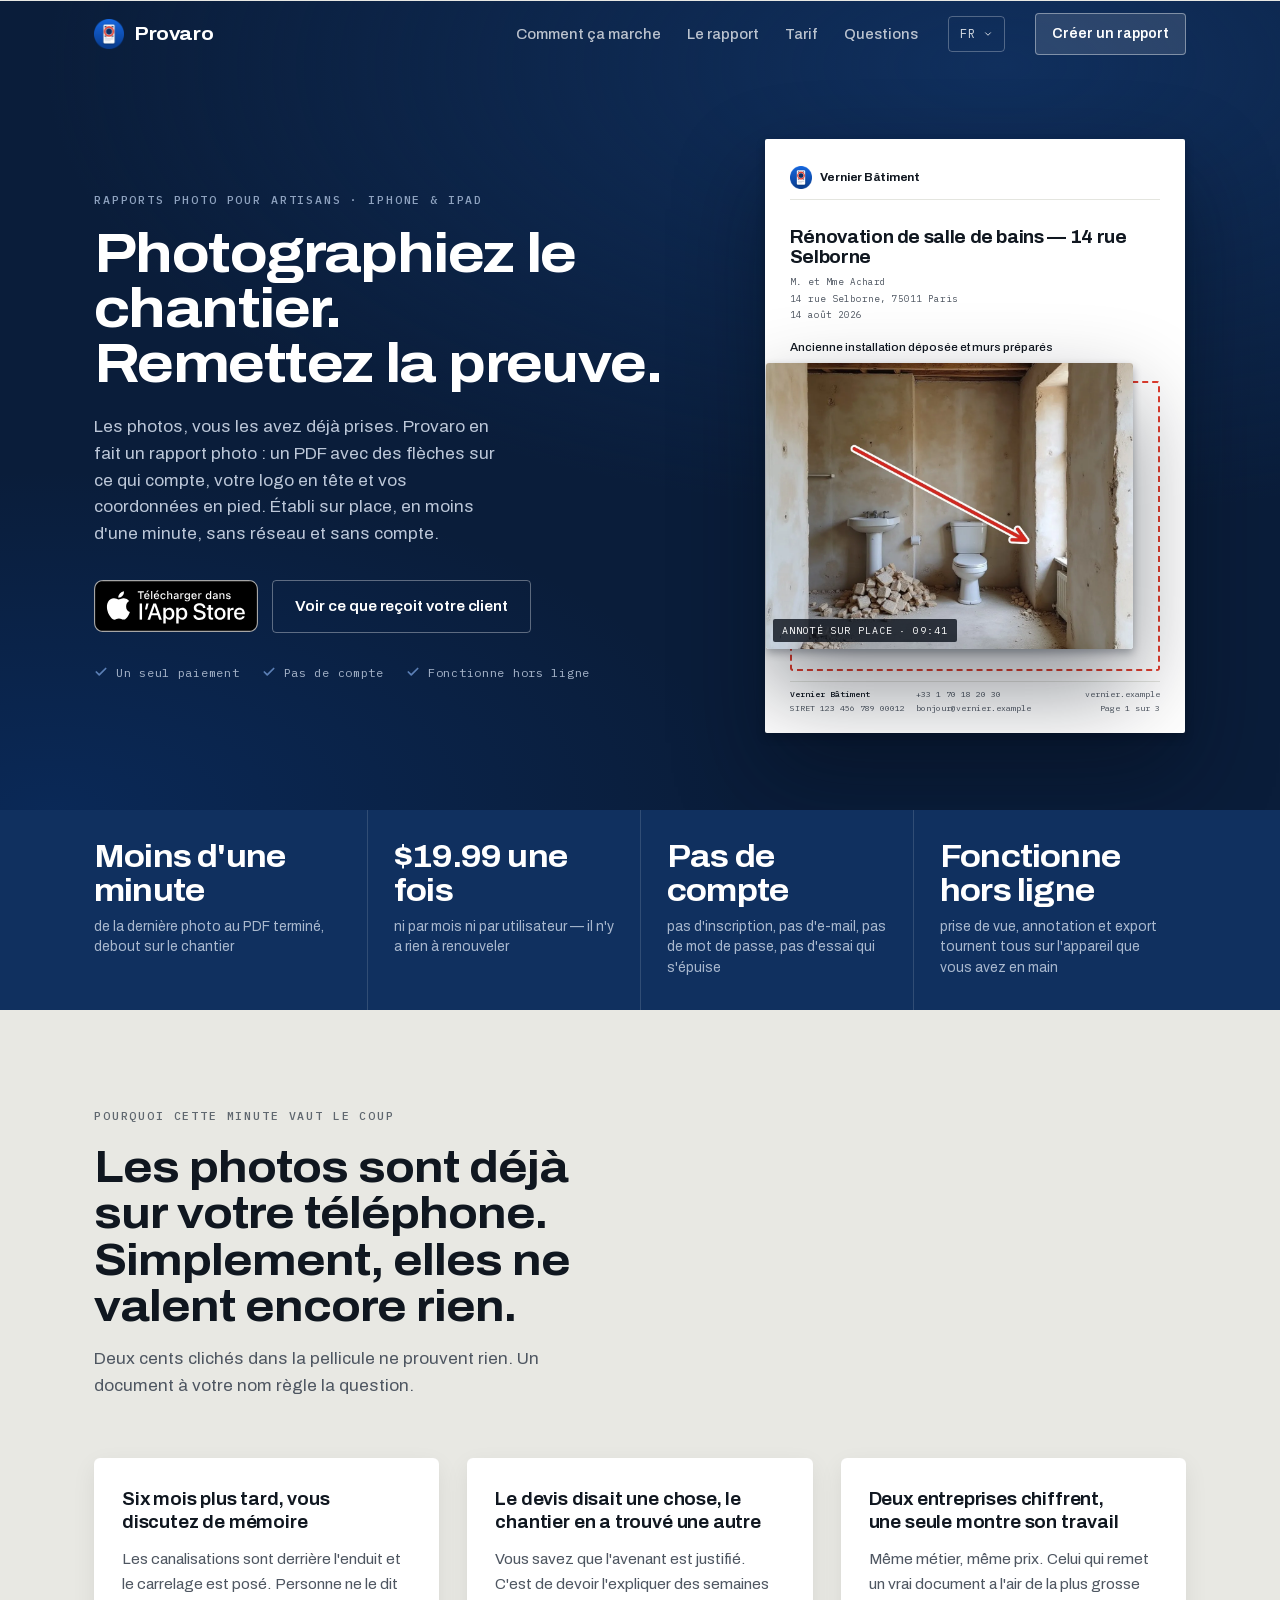
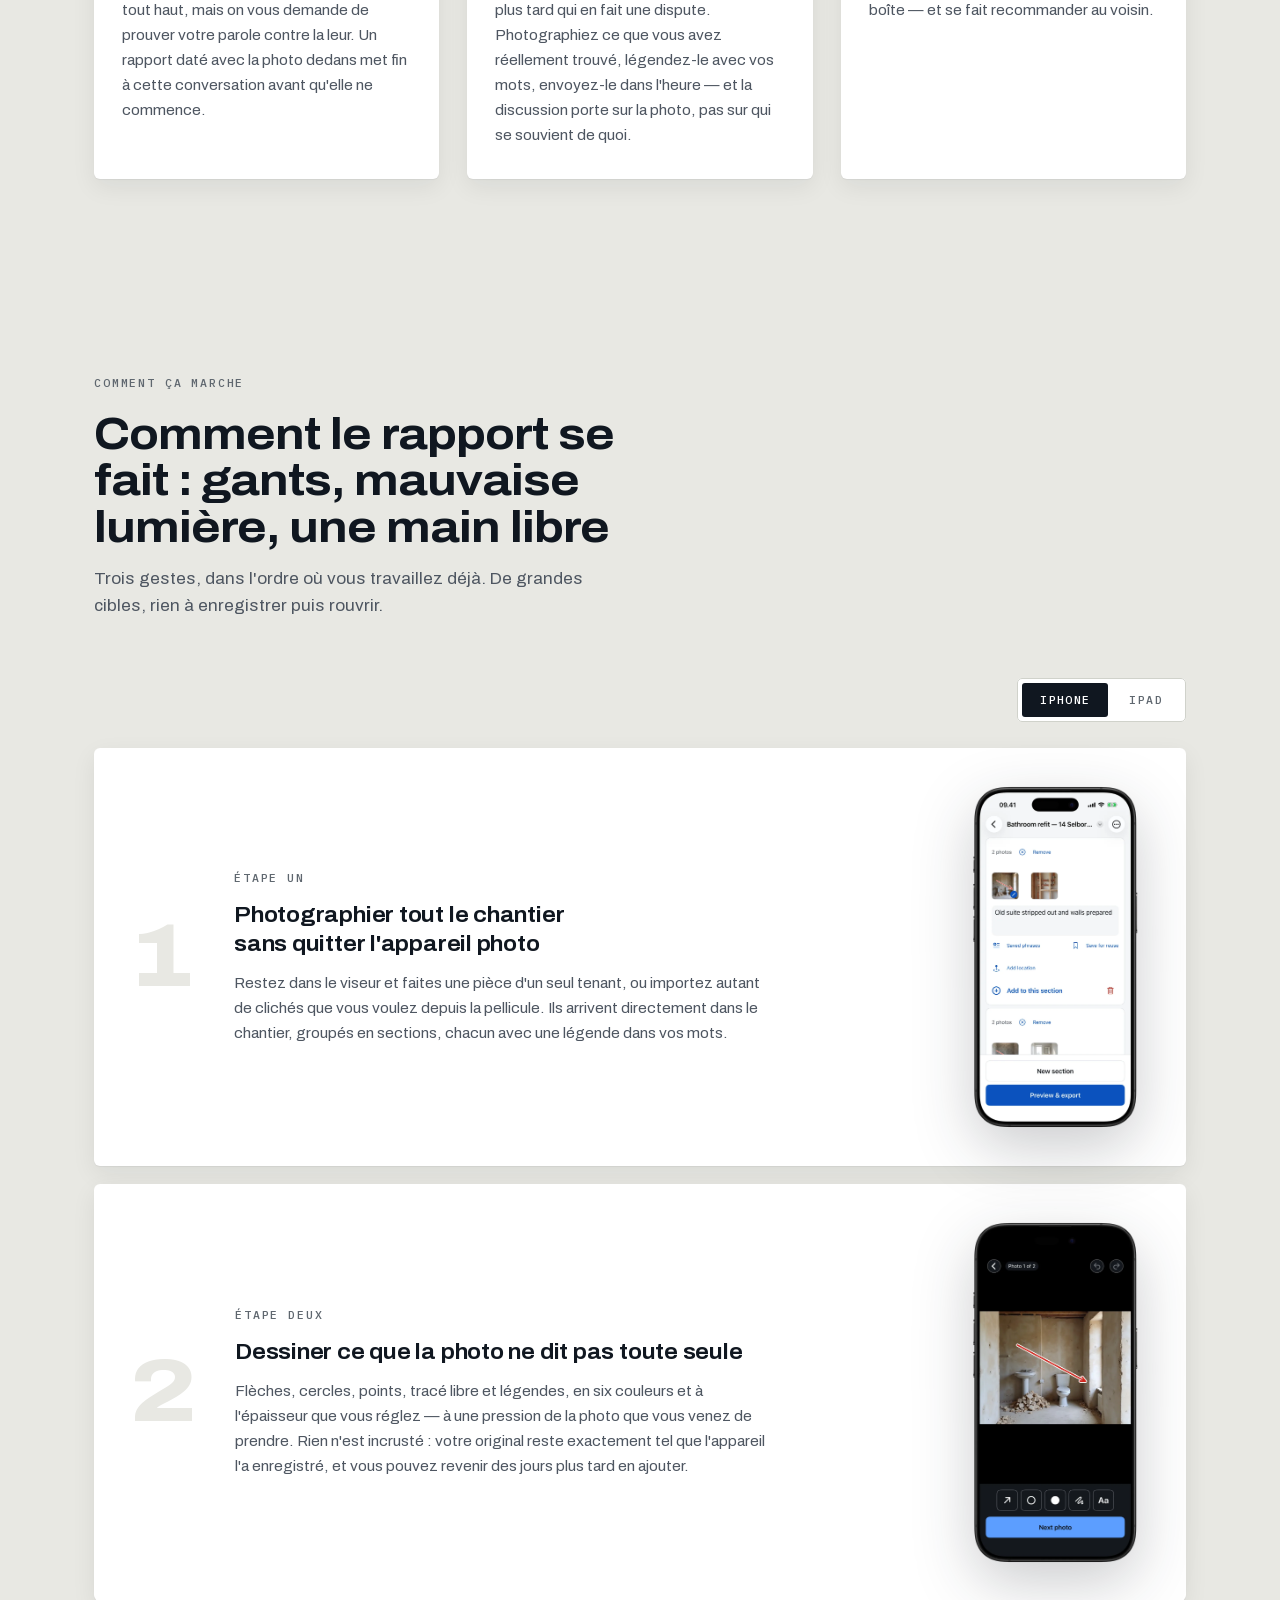
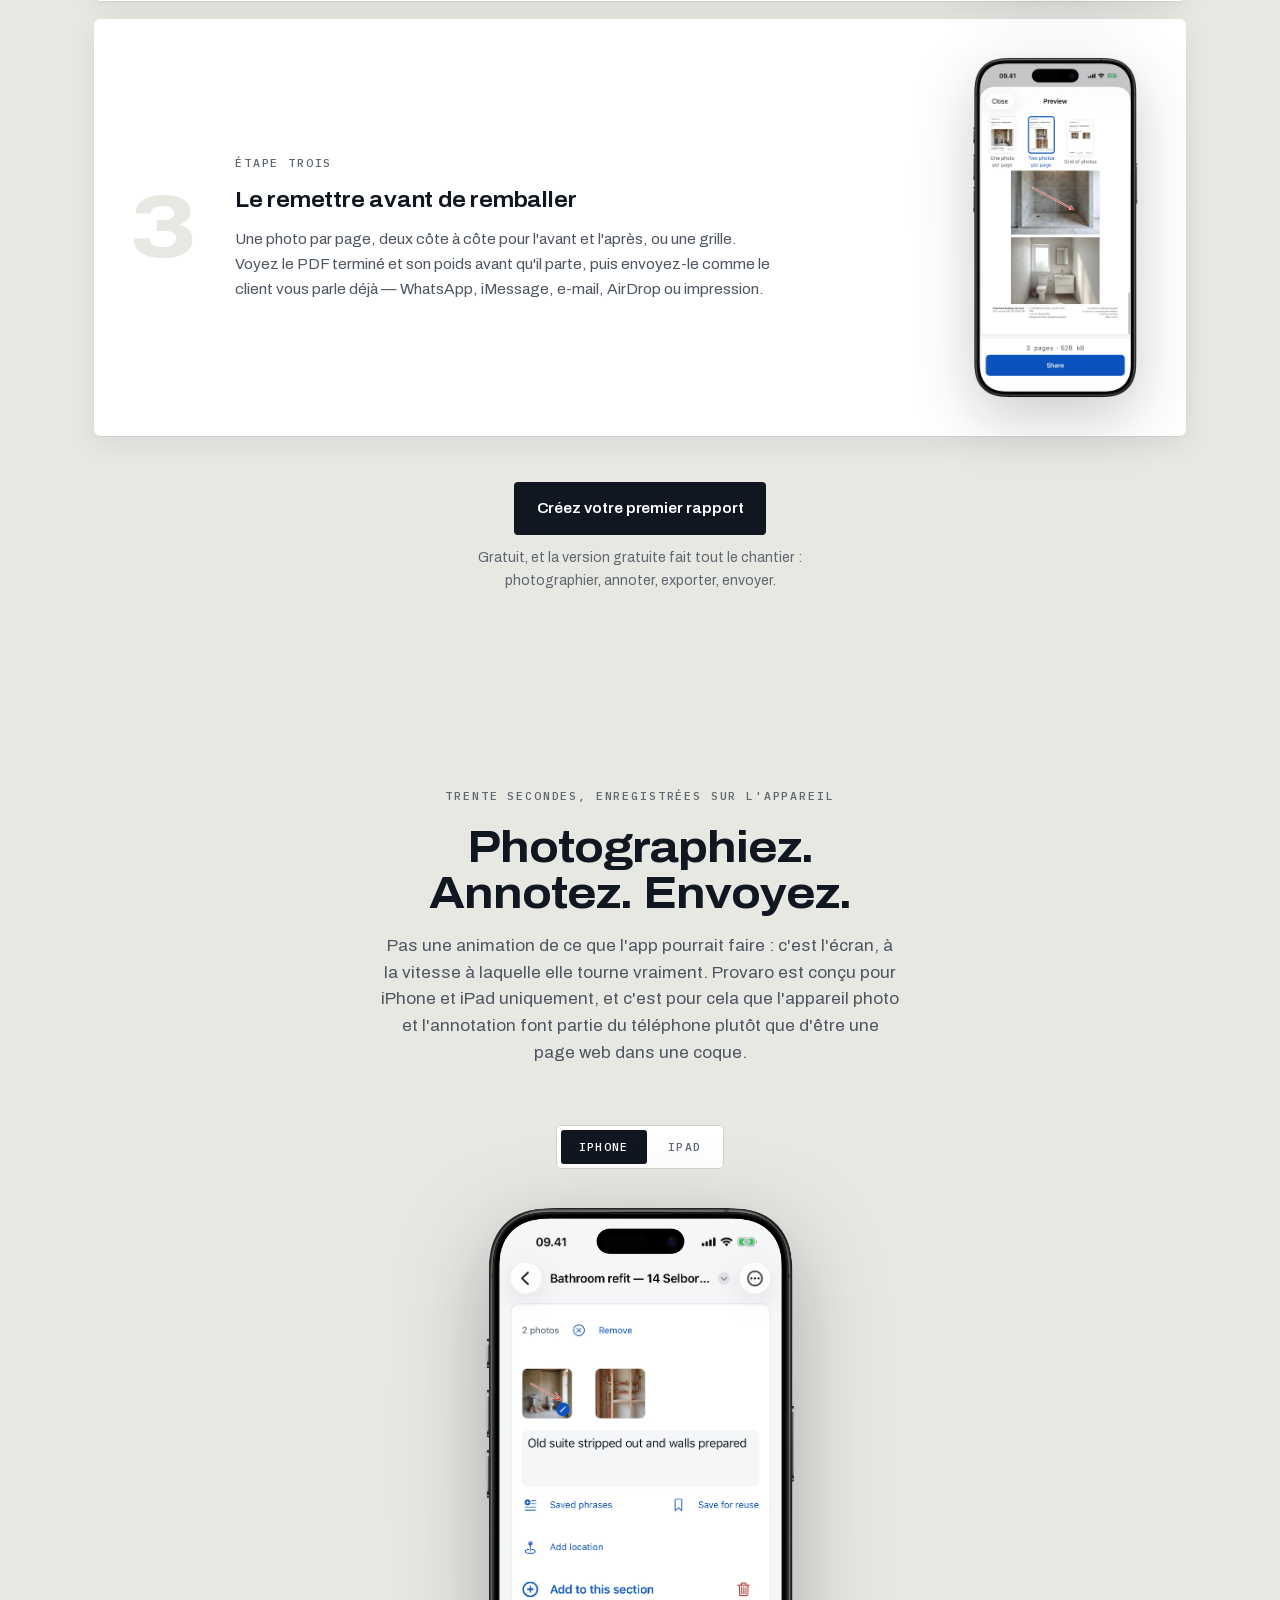
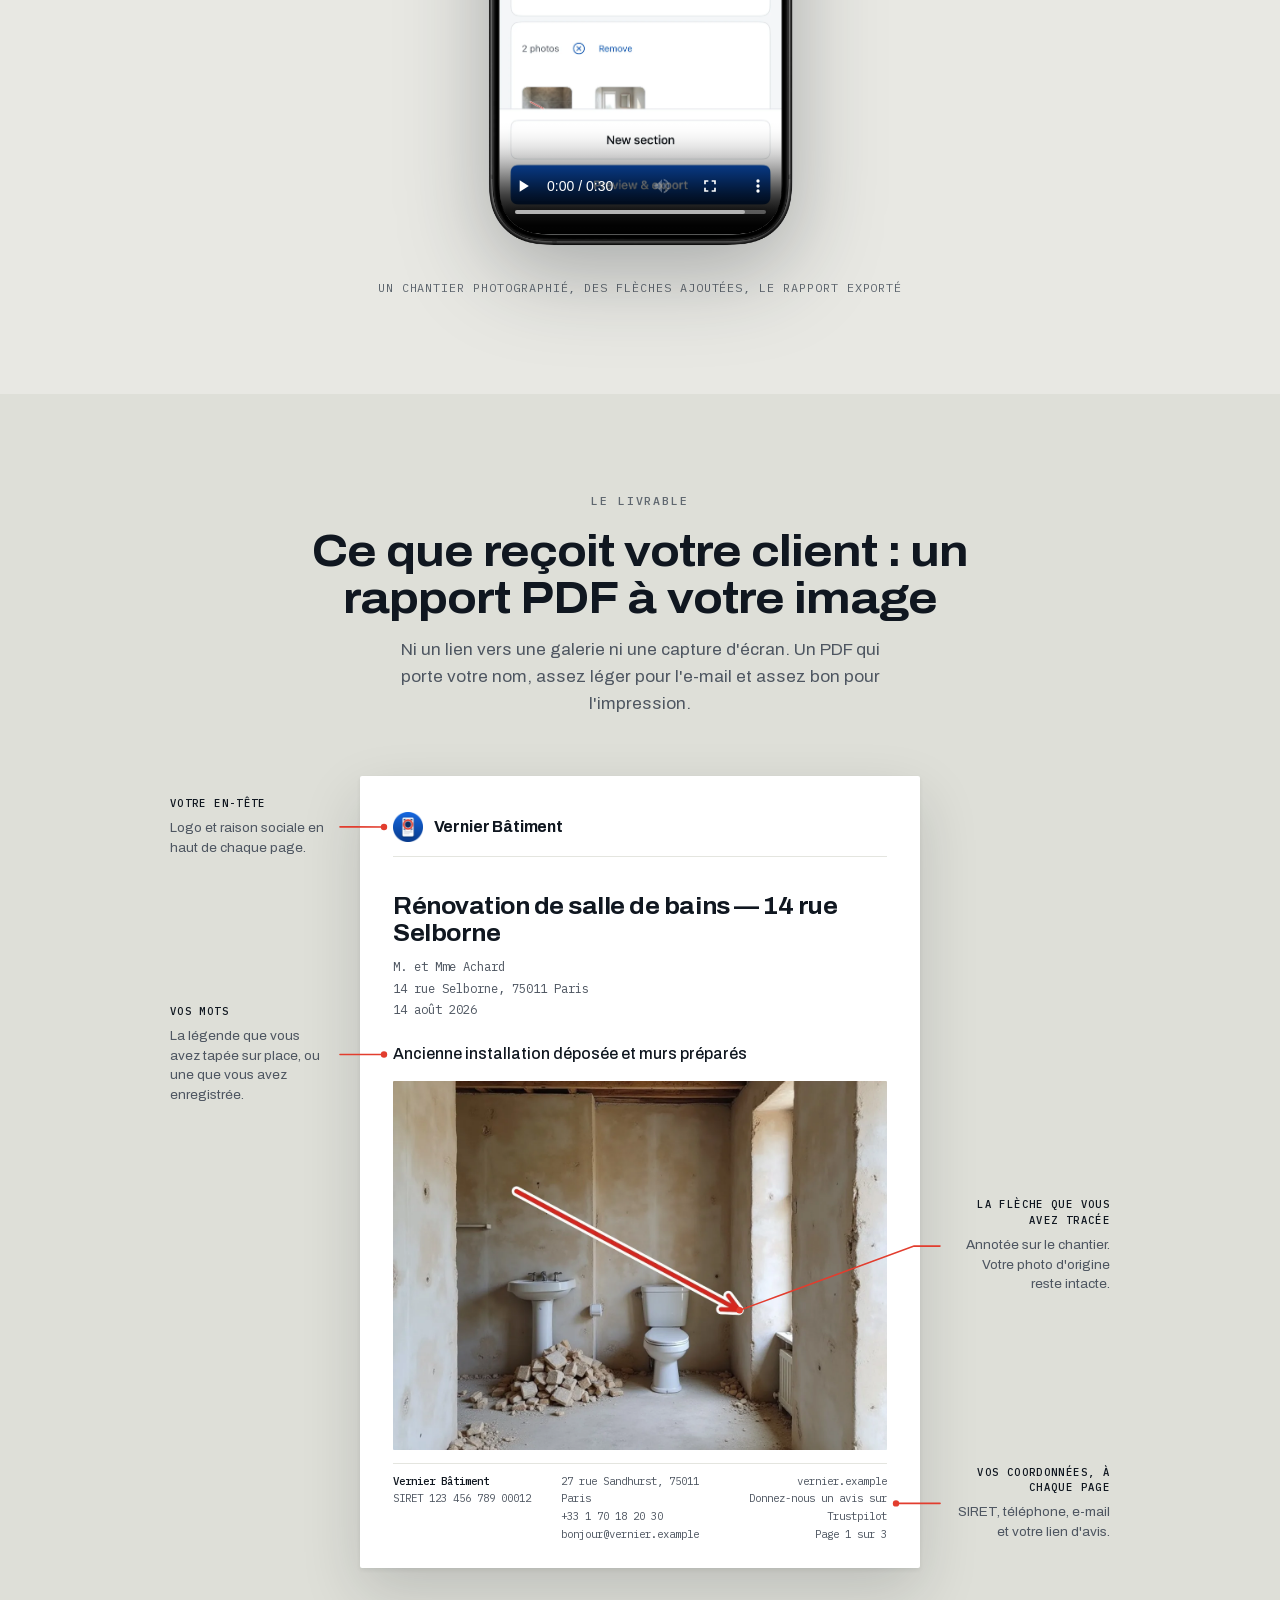
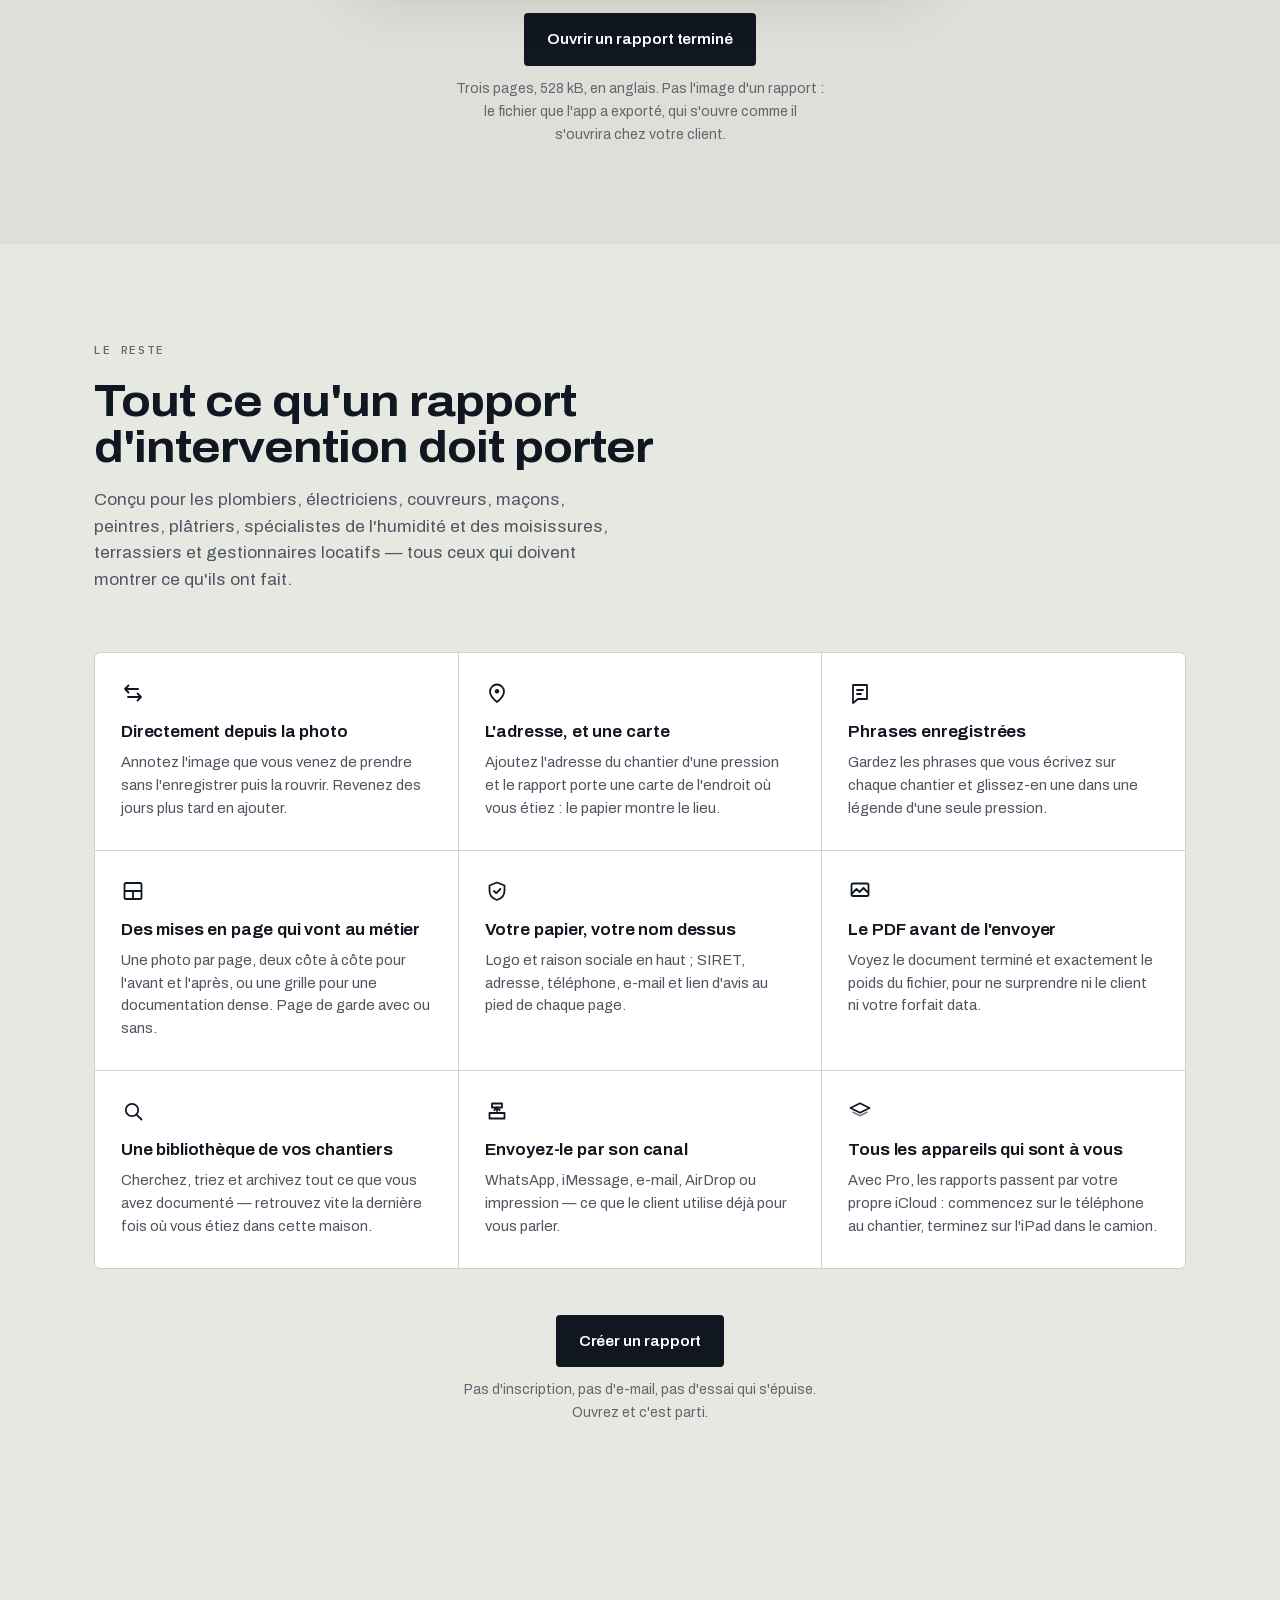
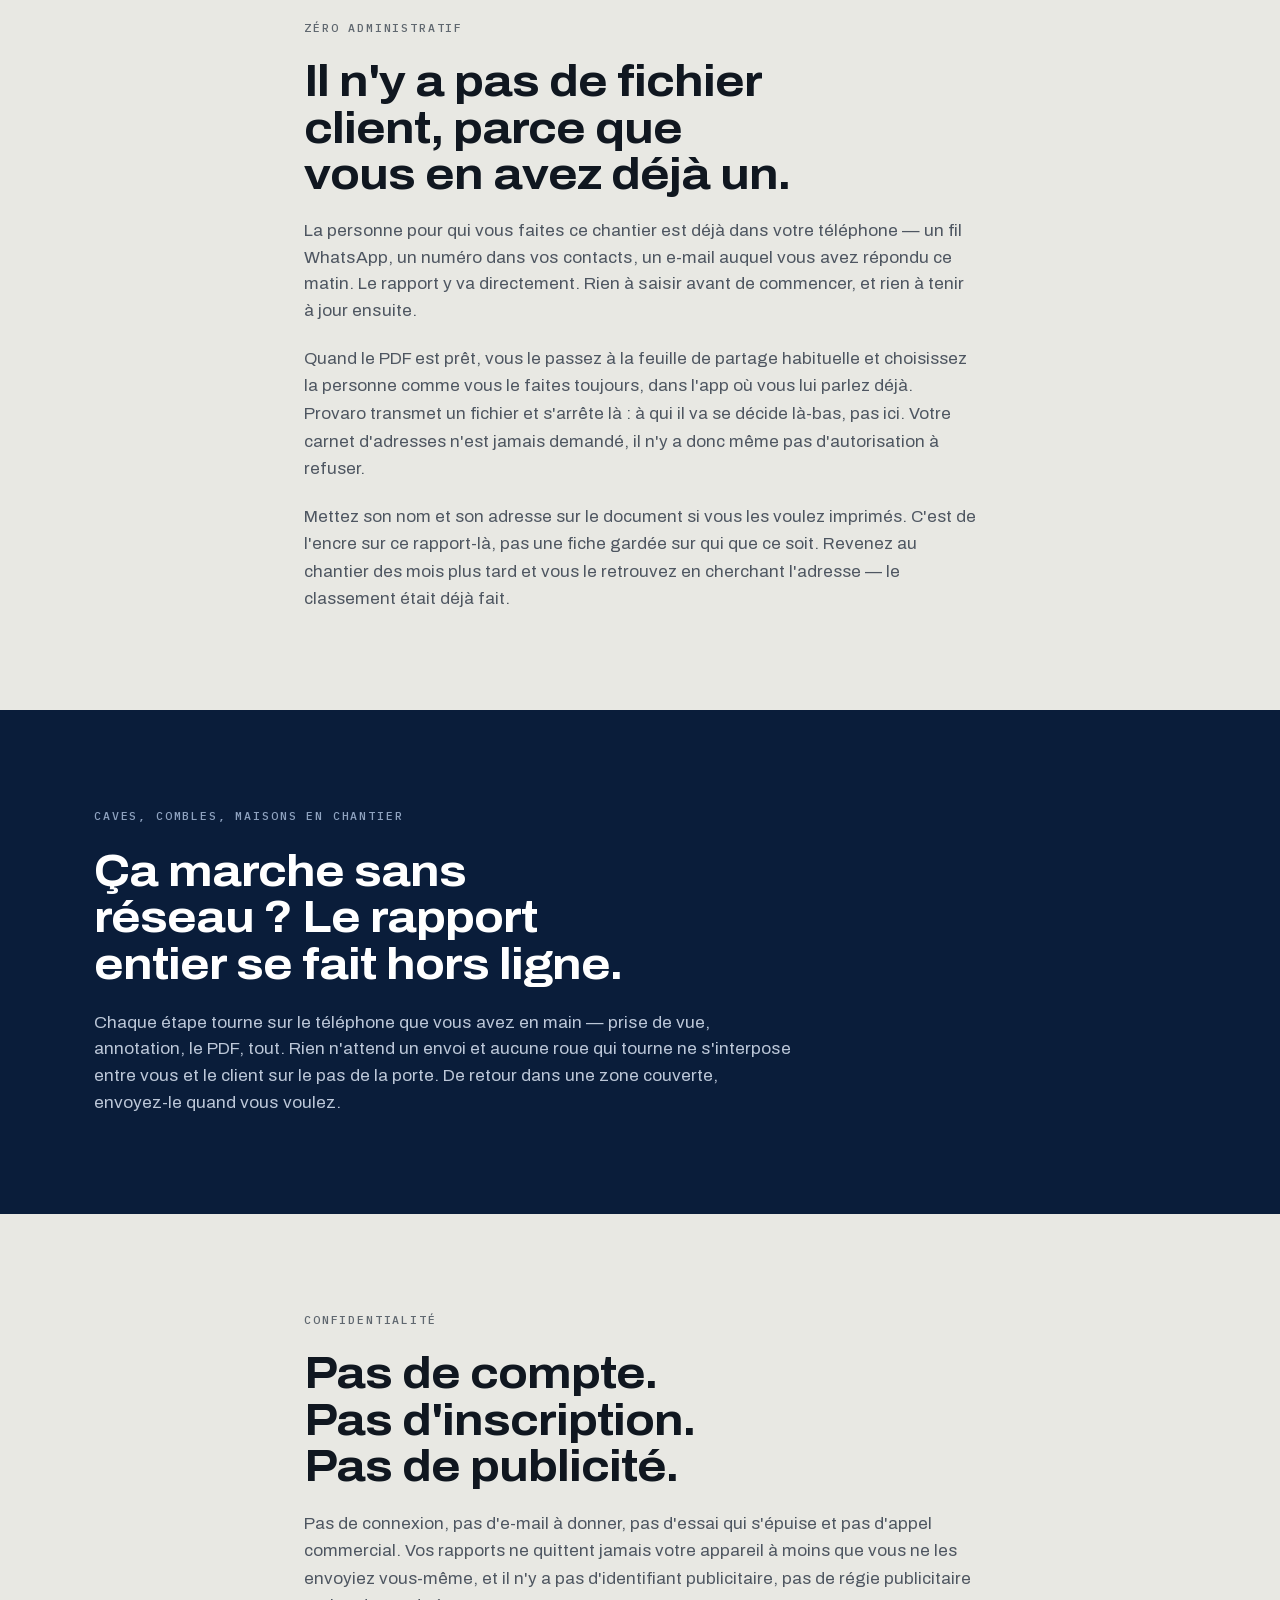
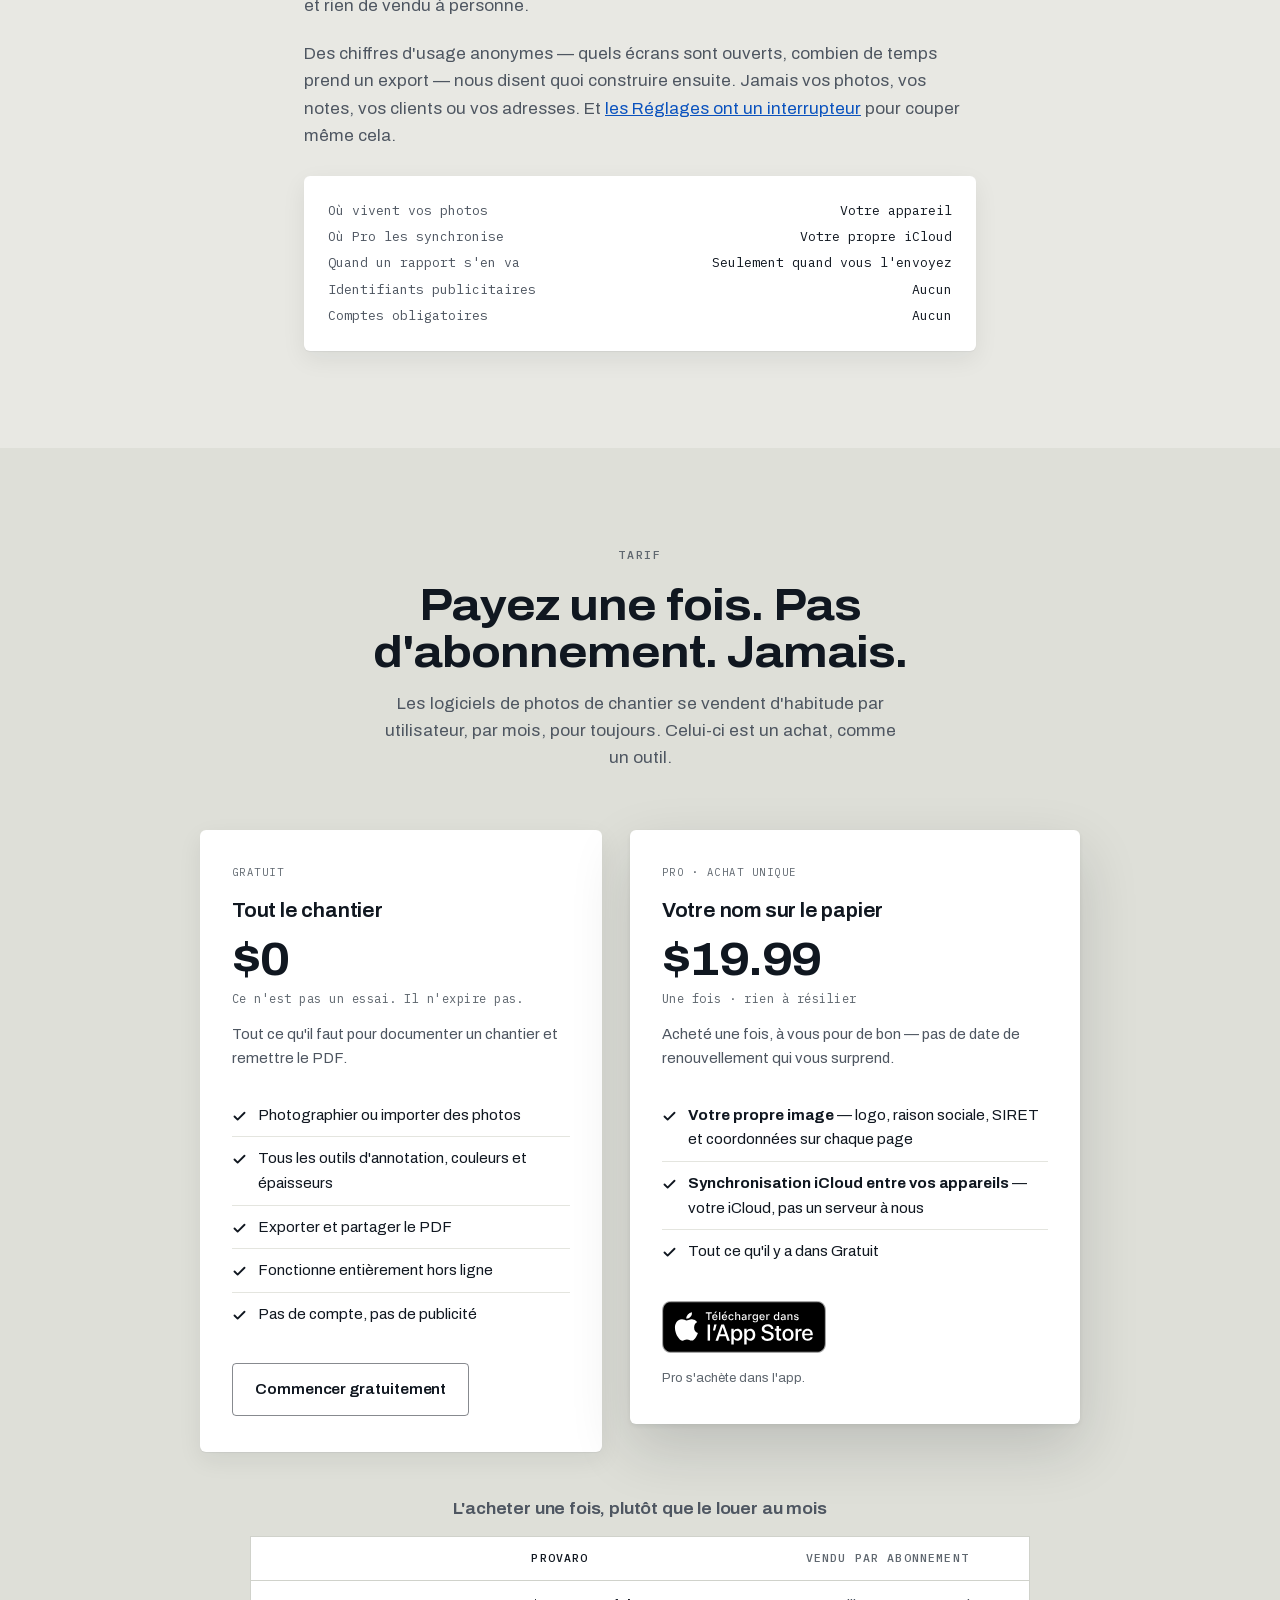
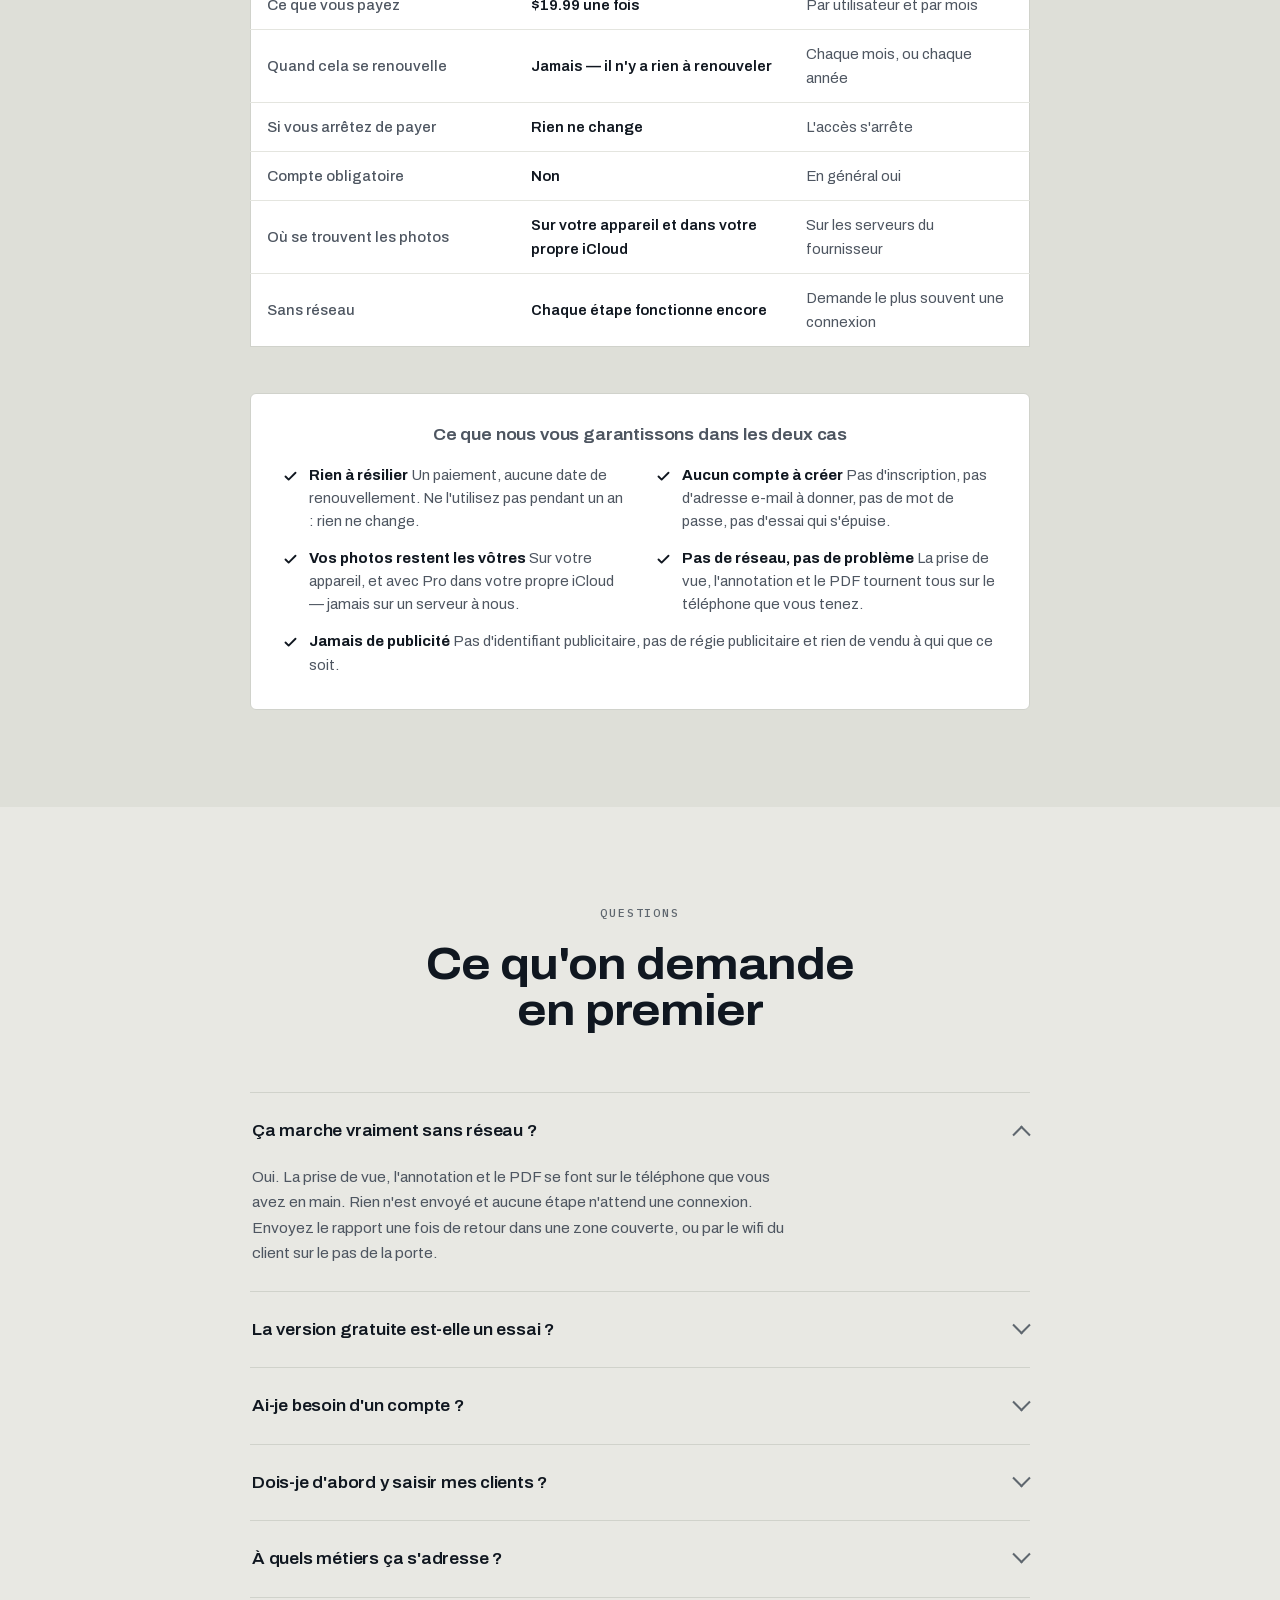
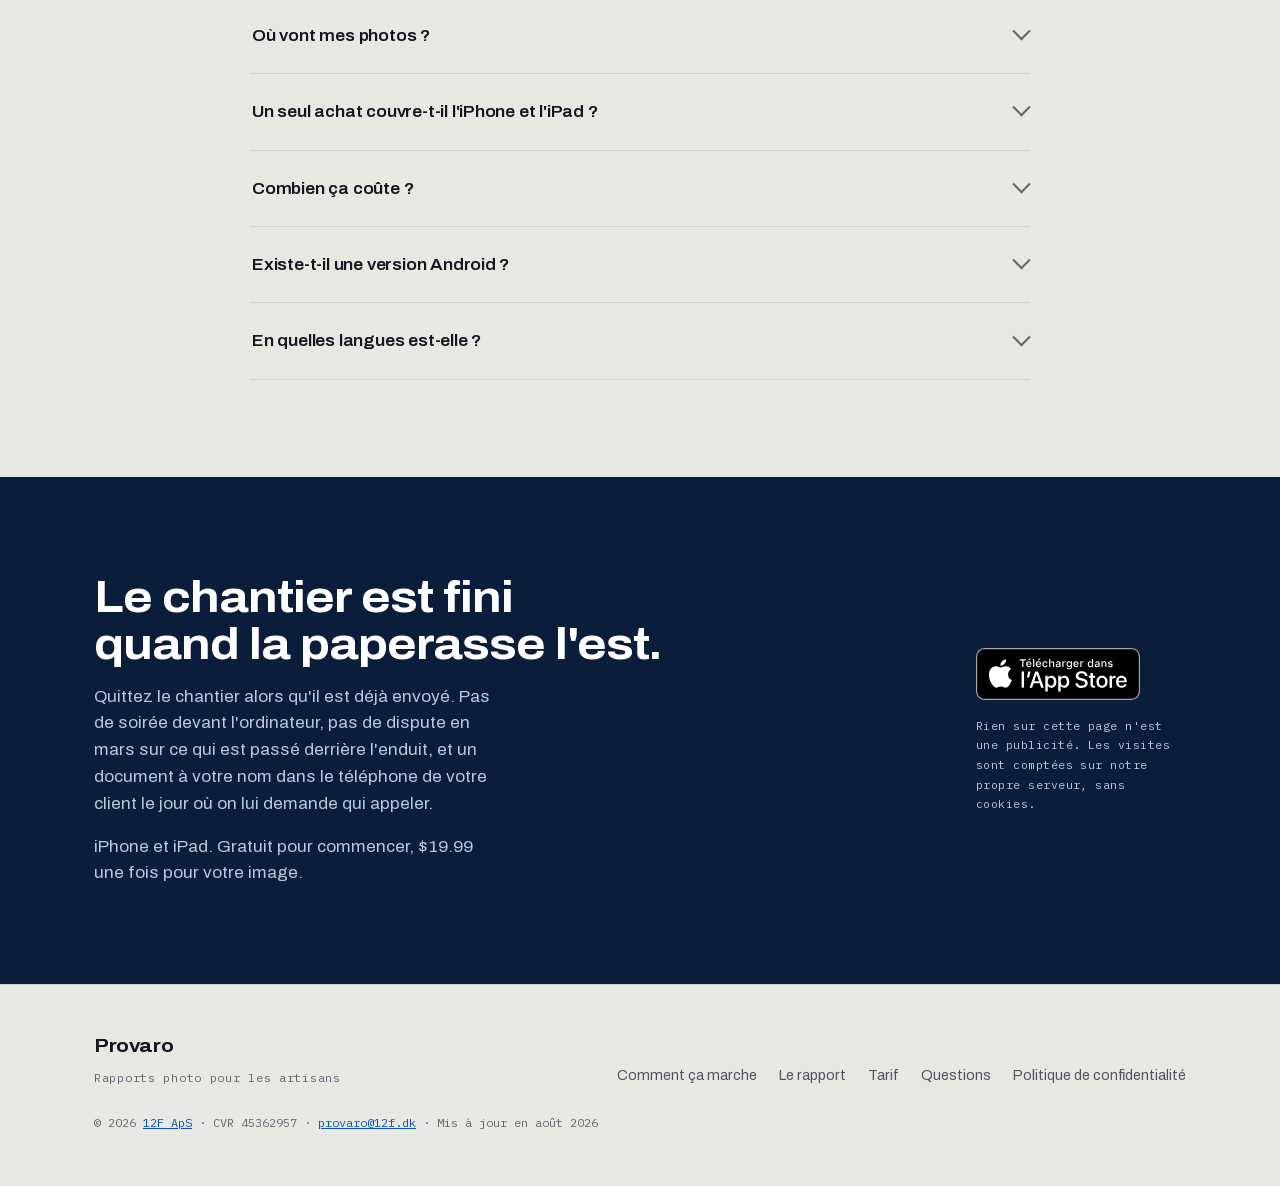
<file: fr/index.html>
<!DOCTYPE html>
<html lang="fr" data-price-primary="fr" data-price-secondary="ch">
<head>
  <meta charset="utf-8" />
  <meta name="viewport" content="width=device-width, initial-scale=1, viewport-fit=cover" />
  <title>Rapport photo de chantier pour artisans — Provaro</title>
  <meta name="description" content="Provaro transforme vos photos de chantier en PDF à votre en-tête, sur place, en moins d'une minute — pour prouver dans six mois ce que vous avez fait." />
  <link rel="canonical" href="https://provaro.12f.dk/fr/" />
  <meta property="og:locale" content="fr_FR" />
  <!-- i18n:alternates — every translation points at every other one, self
       included, which is what Google asks for. tools/build-i18n.py copies this
       block unchanged; edit it here and rebuild. -->
  <link rel="alternate" hreflang="x-default" href="https://provaro.12f.dk/" />
  <link rel="alternate" hreflang="en" href="https://provaro.12f.dk/" />
  <link rel="alternate" hreflang="da" href="https://provaro.12f.dk/da/" />
  <link rel="alternate" hreflang="de" href="https://provaro.12f.dk/de/" />
  <link rel="alternate" hreflang="es" href="https://provaro.12f.dk/es/" />
  <link rel="alternate" hreflang="fr" href="https://provaro.12f.dk/fr/" />
  <link rel="alternate" hreflang="it" href="https://provaro.12f.dk/it/" />
  <link rel="alternate" hreflang="ja" href="https://provaro.12f.dk/ja/" />
  <link rel="alternate" hreflang="nl" href="https://provaro.12f.dk/nl/" />
  <link rel="alternate" hreflang="pl" href="https://provaro.12f.dk/pl/" />
  <link rel="alternate" hreflang="pt-BR" href="https://provaro.12f.dk/pt-br/" />
  <!-- /i18n:alternates -->
  <meta name="theme-color" content="#0A1D3A" />
  <link rel="icon" href="../assets/img/favicon.png" type="image/png" />
  <link rel="apple-touch-icon" href="../assets/img/apple-touch-icon.png" />

  <link rel="preload" href="../assets/fonts/archivo-400_800-latin.woff2" as="font" type="font/woff2" crossorigin />
  <link rel="preload" href="../assets/fonts/ibm-plex-mono-500-latin.woff2" as="font" type="font/woff2" crossorigin />
  <!-- BUMP ?v= WHENEVER css/styles.css CHANGES. Pages serves the stylesheet with
       a four-hour cache and no hash in its filename, so without a fresh query the
       new markup gets styled by the old rules for hours after a deploy. The HTML
       itself carries a much shorter TTL, so a changed token lands immediately. -->
  <link rel="stylesheet" href="../css/styles.css?v=2026-08-27a" />

  <meta property="og:type" content="website" />
  <meta property="og:site_name" content="Provaro" />
  <meta property="og:title" content="Rapport photo de chantier pour artisans — Provaro" />
  <meta property="og:description" content="Photos annotées dans un PDF à votre image, fait sur le chantier en moins d'une minute. Un seul paiement, pas d'abonnement, pas de compte." />
  <meta property="og:url" content="https://provaro.12f.dk/fr/" />
  <meta property="og:image" content="https://provaro.12f.dk/assets/og/og-image.png" />
  <meta property="og:image:width" content="1200" />
  <meta property="og:image:height" content="630" />
  <meta name="twitter:card" content="summary_large_image" />
  <meta name="twitter:title" content="Rapport photo de chantier pour artisans — Provaro" />
  <meta name="twitter:description" content="Des photos annotées dans un PDF à votre image, fait sur le chantier, en moins d'une minute. Un seul paiement. Pas d'abonnement." />
  <meta name="twitter:image" content="https://provaro.12f.dk/assets/og/og-image.png" />

  <!-- Every App Store link carries ?ct=site-provaro-fr&mt=8. Without it App Store
       Connect files each download from here into one undifferentiated "Web
       referrer" bucket; ct= fills the Campaign column instead, so the question
       "did the site do anything" has an answer. tools/build-i18n.py appends the
       language to the token on a translated page — site-provaro-de and the rest
       — which is what makes the ten translations measurable separately rather
       than as one number. Attribution only accrues from the day tagging ships;
       there is no backfill. See issue #35.

       ct is free text and capped at 40 characters, which the longest token
       here (site-provaro-pt-br, 18) is comfortably inside.

  Prices come from Apple, not from this file. tools/fetch-appstore-price.py
       reads them off the App Store and bakes the euro price into the markup
       above, so a crawler and a visitor with no JavaScript both read the real
       number. This then swaps in the visitor's own storefront price, because a
       Dane charged 99 kr should not be quoted euros. pricing.json is served
       from this domain, so the promise in the closing fineprint still holds:
       nothing here talks to anyone but us. -->
  <script>
    (function () {
      var url = '../assets/data/pricing.json?v=ea0ce7be';

      // A regional locale is the honest signal — someone in Denmark almost
      // always carries a -DK tag even when the interface language is English.
      // Failing that, the time zone names the country well enough to price it.
      var ZONES = {
        'Europe/Copenhagen': 'dk', 'Europe/Stockholm': 'se',
        'Europe/Oslo': 'no', 'Europe/London': 'gb', 'Europe/Zurich': 'ch',
        'Europe/Warsaw': 'pl', 'Europe/Prague': 'cz', 'Pacific/Auckland': 'nz',
        'Europe/Berlin': 'de', 'Europe/Vienna': 'de', 'Europe/Madrid': 'es',
        'Europe/Paris': 'fr', 'Europe/Rome': 'it', 'Europe/Amsterdam': 'nl',
        'Europe/Brussels': 'nl', 'Asia/Tokyo': 'jp',
        'America/Sao_Paulo': 'br', 'America/Bahia': 'br',
        'America/Fortaleza': 'br', 'America/Recife': 'br',
        'America/Toronto': 'ca', 'America/Vancouver': 'ca',
        'America/Edmonton': 'ca', 'America/Winnipeg': 'ca',
        'America/Halifax': 'ca', 'America/St_Johns': 'ca'
      };

      function regions() {
        var tags = (navigator.languages || [navigator.language || '']).slice(0);
        var out = [];
        tags.forEach(function (tag) {
          var m = /^[a-z]{2,3}[-_](?:[A-Za-z]{4}[-_])?([A-Za-z]{2})\b/.exec(tag);
          if (m) out.push(m[1].toUpperCase());
        });
        return out;
      }

      function zone() {
        try {
          var tz = Intl.DateTimeFormat().resolvedOptions().timeZone;
          if (ZONES[tz]) return ZONES[tz];
          if (/^(America|US)\//.test(tz)) return 'us';
          if (/^Australia\//.test(tz)) return 'au';
        } catch (e) {}
        return null;
      }

      // Which storefront this page is written for. The English page is
      // priced in euros and quotes kroner beside it; /de/ is priced in euros
      // the German way and quotes francs; /ja/ is priced in yen and quotes
      // nothing, because a third currency is noise. Absent, pricing.json
      // decides, which is what a page with no attributes gets.
      var root = document.documentElement;
      var PRIMARY = root.getAttribute('data-price-primary');
      var SECONDARY = root.getAttribute('data-price-secondary');

      function pick(data) {
        var sf = data.storefronts || {};
        var wanted = regions();
        for (var i = 0; i < wanted.length; i++) {
          for (var key in sf) {
            if (sf[key].regions.indexOf(wanted[i]) !== -1) return key;
          }
        }
        var byZone = zone();
        return sf[byZone] ? byZone : primary(data);
      }

      function primary(data) { return PRIMARY || data.primary; }
      function secondary(data) { return SECONDARY || data.secondary; }

      function apply(data) {
        var sf = data.storefronts || {};
        var hereKey = pick(data);
        var here = sf[hereKey];
        if (!here) return;
        var mine = primary(data), theirs = secondary(data);
        var home = sf[theirs] || null;

        // The small print quotes a second currency so the number can be
        // checked against a familiar one — kroner for the euro page, euros for
        // a Danish visitor. To anyone billed in a third currency it is just
        // noise, so they get the aside dropped rather than translated. A page
        // that names no second currency drops it for everyone.
        var other = hereKey === theirs ? sf[mine]
                  : hereKey === mine ? home : null;

        var aside = document.querySelector('[data-price-aside]');
        if (aside) aside.hidden = !other;

        var text = {
          free: here.free,
          pro: here.pro,
          'pro-secondary': other ? other.pro : null
        };

        var spans = document.querySelectorAll('[data-price]');
        for (var i = 0; i < spans.length; i++) {
          var value = text[spans[i].getAttribute('data-price')];
          if (value) spans[i].textContent = value;
        }
      }

      var loaded = fetch(url, { cache: 'no-cache' }).then(function (r) {
        if (!r.ok) throw new Error(r.status);
        return r.json();
      });

      function run() { loaded.then(apply).catch(function () {}); }

      if (document.readyState === 'loading') {
        document.addEventListener('DOMContentLoaded', run);
      } else {
        run();
      }
    })();
  </script>

  <!-- Umami: self-hosted on our own box, cookie-less, no cross-site identifier.
       It is the only request this page makes to anywhere but itself, which is
       why the fonts below it are self-hosted and the closing fineprint says
       plainly that visits are counted. -->
  <!-- Umami analytics: production-hostname guard — local dev (localhost/127.0.0.1/preview domains) never reports to the provaro.12f.dk production site. -->
<script>
(function(){var H="provaro.12f.dk",d=document;if(location.hostname===H||location.hostname==="www."+H){var s=d.createElement("script");s.src="https://umami.robert-jensen.dk/script.js";s.defer=true;s.dataset.websiteId="007e0c65-405a-4881-99a3-ca9bb0895715";s.dataset.performance="true";d.head.appendChild(s);}})();
</script>

  <script type="application/ld+json">
  {
    "@context": "https://schema.org",
    "@type": "MobileApplication",
    "name": "Provaro",
    "operatingSystem": "iOS",
    "applicationCategory": "BusinessApplication",
    "url": "https://provaro.12f.dk/fr/",
    "installUrl": "https://apps.apple.com/fr/app/provaro-job-photo-reports/id6800068309?ct=site-provaro-fr&mt=8",
    "author": {
      "@type": "Organization",
      "name": "12F ApS",
      "url": "https://www.12f.dk/",
      "email": "provaro@12f.dk",
      "sameAs": [
        "https://www.12f.dk/provaro/",
        "https://apps.apple.com/gb/developer/robert-jensen/id1786807724"
      ]
    },
    "publisher": {
      "@type": "Organization",
      "name": "12F ApS",
      "url": "https://www.12f.dk/",
      "email": "provaro@12f.dk"
    },
    "dateModified": "2026-08-27",
    "operatingSystemVersion": "iOS 17.0 or later",
    "description": "Transformez un chantier terminé en rapport photo professionnel : des photos annotées dans un PDF à votre image, fait sur place, en moins d'une minute. Fonctionne hors ligne, sans compte, sans publicité.",
    "featureList": [
      "Photographier un chantier entier sans quitter l'appareil photo",
      "Flèches, cercles, points, tracé libre et légendes sur n'importe quelle photo",
      "PDF à votre image, avec votre logo, votre SIRET et vos coordonnées",
      "Fonctionne entièrement hors ligne",
      "Synchronisation iCloud entre vos propres appareils"
    ],
    "offers": [
      {
        "@type": "Offer",
        "price": "0",
        "priceCurrency": "EUR",
        "description": "Gratuit : photographier, annoter, exporter et partager. Ce n'est pas un essai."
      },
      {
        "@type": "Offer",
        "price": "22.99",
        "priceCurrency": "EUR",
        "description": "Pro (à vie) : votre image sur le rapport et la synchronisation iCloud entre vos appareils. Achat unique."
      }
    ],
    "inLanguage": "fr"
  }
  </script>

  <script type="application/ld+json">
  {
    "@context": "https://schema.org",
    "@type": "HowTo",
    "name": "Comment faire un rapport photo de chantier sur place",
    "description": "Photographiez un chantier terminé, annotez ce qui compte et remettez au client un rapport PDF à votre image, sans quitter les lieux.",
    "totalTime": "PT1M",
    "url": "https://provaro.12f.dk/fr/#how",
    "tool": [
      {
        "@type": "HowToTool",
        "name": "Un iPhone ou un iPad avec Provaro"
      }
    ],
    "step": [
      {
        "@type": "HowToStep",
        "name": "Photographier tout le chantier sans quitter l'appareil photo",
        "text": "Restez dans le viseur et faites une pièce d'un seul tenant, ou importez autant de clichés que vous voulez depuis la pellicule. Ils arrivent directement dans le chantier, groupés en sections, chacun avec une légende dans vos mots.",
        "image": "https://provaro.12f.dk/assets/screens/iphone/framed/report-editor.webp",
        "url": "https://provaro.12f.dk/fr/#how"
      },
      {
        "@type": "HowToStep",
        "name": "Annotez ce que la photo ne dit pas toute seule",
        "text": "Flèches, cercles, points, tracé libre et légendes, en six couleurs et à l'épaisseur que vous réglez, à une pression de la photo que vous venez de prendre. Votre photo d'origine reste exactement telle que l'appareil l'a enregistrée.",
        "image": "https://provaro.12f.dk/assets/screens/iphone/framed/markup.webp",
        "url": "https://provaro.12f.dk/fr/#how"
      },
      {
        "@type": "HowToStep",
        "name": "Remettez le rapport avant de remballer",
        "text": "Une photo par page, deux côte à côte pour l'avant et l'après, ou une grille. Vérifiez le PDF terminé et son poids, puis envoyez-le comme le client vous parle déjà : WhatsApp, iMessage, e-mail, AirDrop ou impression.",
        "image": "https://provaro.12f.dk/assets/screens/iphone/framed/document-preview.webp",
        "url": "https://provaro.12f.dk/fr/#how"
      }
    ],
    "inLanguage": "fr"
  }
  </script>

  <script type="application/ld+json">
  {
    "@context": "https://schema.org",
    "@type": "FAQPage",
    "mainEntity": [
      {
        "@type": "Question",
        "name": "Provaro fonctionne-t-il vraiment sans réseau ?",
        "acceptedAnswer": {
          "@type": "Answer",
          "text": "Oui. La prise de vue, l'annotation et le PDF se font sur le téléphone que vous avez en main. Rien n'est envoyé et aucune étape n'attend une connexion. Envoyez le rapport une fois de retour dans une zone couverte, ou par le wifi du client sur le pas de la porte."
        }
      },
      {
        "@type": "Question",
        "name": "La version gratuite est-elle un essai ?",
        "acceptedAnswer": {
          "@type": "Answer",
          "text": "Non. Le gratuit, c'est tout le chantier — photographier, annoter, exporter, partager — et il n'expire pas. Pro est un paiement unique de 22,99 € qui met votre image sur le rapport et active la synchronisation iCloud. Il n'y a pas de renouvellement et rien à résilier."
        }
      },
      {
        "@type": "Question",
        "name": "Ai-je besoin d'un compte ?",
        "acceptedAnswer": {
          "@type": "Answer",
          "text": "Non. Pas d'inscription, pas d'e-mail à donner, pas de mot de passe. Ouvrez l'app et commencez un rapport."
        }
      },
      {
        "@type": "Question",
        "name": "Dois-je d'abord saisir mes clients dans Provaro ?",
        "acceptedAnswer": {
          "@type": "Answer",
          "text": "Non. Il n'y a pas de fichier client dans Provaro, et l'app ne demande jamais votre carnet d'adresses. Vous transmettez le PDF terminé par la feuille de partage iOS habituelle et choisissez la personne dans l'app où vous lui parlez déjà, parmi les contacts que vous avez déjà. Si vous voulez son nom et son adresse imprimés sur le rapport, vous les tapez sur ce chantier ; c'est de l'encre sur ce document-là, pas une fiche gardée sur qui que ce soit."
        }
      },
      {
        "@type": "Question",
        "name": "À quels métiers Provaro s'adresse-t-il ?",
        "acceptedAnswer": {
          "@type": "Answer",
          "text": "À tous ceux qui doivent montrer ce qu'ils ont fait : plombiers, électriciens, couvreurs, maçons, peintres, plâtriers, spécialistes de l'humidité et des moisissures, terrassiers, et gestionnaires locatifs en état des lieux."
        }
      },
      {
        "@type": "Question",
        "name": "Où vont mes photos ?",
        "acceptedAnswer": {
          "@type": "Answer",
          "text": "Sur votre appareil, et nulle part ailleurs, tant que vous n'envoyez pas le rapport vous-même. Avec Pro, elles se synchronisent aussi par votre propre compte iCloud — pas par un serveur à nous. Il n'y a pas d'identifiant publicitaire ni de régie publicitaire dans l'app."
        }
      },
      {
        "@type": "Question",
        "name": "Un seul achat couvre-t-il l'iPhone et l'iPad ?",
        "acceptedAnswer": {
          "@type": "Answer",
          "text": "Oui. Commencez le rapport sur le téléphone au chantier et terminez-le sur l'iPad dans le camion. Avec Pro, les deux restent alignés par votre propre iCloud."
        }
      },
      {
        "@type": "Question",
        "name": "Combien coûte Provaro ?",
        "acceptedAnswer": {
          "@type": "Answer",
          "text": "Gratuit pour photographier, annoter, exporter et partager : c'est tout le chantier, et cela n'expire pas. Pro est un paiement unique de 22,99 € qui met votre image sur le rapport et active la synchronisation iCloud. Il n'y a pas d'abonnement mensuel et rien à résilier."
        }
      },
      {
        "@type": "Question",
        "name": "Existe-t-il une version Android de Provaro ?",
        "acceptedAnswer": {
          "@type": "Answer",
          "text": "Non. Provaro est réservé à l'iPhone et à l'iPad, et demande iOS 17 ou une version plus récente."
        }
      },
      {
        "@type": "Question",
        "name": "En quelles langues Provaro est-il disponible ?",
        "acceptedAnswer": {
          "@type": "Answer",
          "text": "L'app est en anglais et en danois. Provaro suit la langue à laquelle votre iPhone est déjà réglé, il n'y a donc rien à choisir."
        }
      }
    ],
    "inLanguage": "fr"
  }
  </script>
</head>
<body>
  <header class="site-header" id="site-header">
    <div class="wrap header-inner">
      <a class="brand" href="#top" translate="no">
        <img src="../assets/img/logo.png" alt="" width="30" height="30" />
        <span class="brand-name">Provaro</span>
      </a>
      <nav class="site-nav" aria-label="Sections">
        <a href="#how">Comment ça marche</a>
        <a href="#report">Le rapport</a>
        <a href="#pricing">Tarif</a>
        <a href="#faq">Questions</a>
      </nav>
      <!-- i18n:langpick — tools/build-i18n.py replaces this whole block, so the
           list of languages is edited here and nowhere else. -->
      <details class="lang-pick" translate="no">
        <summary aria-label="Langue"><span class="lang-face">FR<svg width="10" height="10" viewBox="0 0 24 24" aria-hidden="true"><path d="M6 9l6 6 6-6" fill="none" stroke="currentColor" stroke-width="2.4" stroke-linecap="round" stroke-linejoin="round"/></svg></span></summary>
        <nav class="lang-menu" aria-label="Langue">
          <a href="/" hreflang="en" lang="en">English</a>
          <a href="/da/" hreflang="da" lang="da">Dansk</a>
          <a href="/de/" hreflang="de" lang="de">Deutsch</a>
          <a href="/es/" hreflang="es" lang="es">Español</a>
          <a href="/fr/" hreflang="fr" lang="fr" aria-current="true">Français</a>
          <a href="/it/" hreflang="it" lang="it">Italiano</a>
          <a href="/ja/" hreflang="ja" lang="ja">日本語</a>
          <a href="/nl/" hreflang="nl" lang="nl">Nederlands</a>
          <a href="/pl/" hreflang="pl" lang="pl">Polski</a>
          <a href="/pt-br/" hreflang="pt-BR" lang="pt-BR">Português (BR)</a>
        </nav>
      </details>
      <!-- /i18n:langpick -->
      <a data-umami-event="appstore-click" data-umami-event-placement="nav" class="header-cta" href="https://apps.apple.com/fr/app/provaro-job-photo-reports/id6800068309?ct=site-provaro-fr&amp;mt=8" target="_blank" rel="noopener">Créer un rapport</a>
    </div>
  </header>

  <main id="top">
    <!-- ================= HERO ================= -->
    <section class="hero">
      <div class="wrap hero-inner">
        <div>
          <p class="eyebrow">Rapports photo pour artisans &middot; iPhone &amp; iPad</p>
          <h1><span class="ln">Photographiez le chantier.</span> <span class="ln">Remettez la preuve.</span></h1>
          <p class="lede">Les photos, vous les avez déjà prises. Provaro en fait un rapport photo : un PDF avec des flèches sur ce qui compte, votre logo en tête et vos coordonnées en pied. Établi sur place, en moins d'une minute, sans réseau et sans compte.</p>
          <div class="actions">
            <a data-umami-event="appstore-click" data-umami-event-placement="cta" class="appstore" href="https://apps.apple.com/fr/app/provaro-job-photo-reports/id6800068309?ct=site-provaro-fr&amp;mt=8" target="_blank" rel="noopener">
              <img src="../assets/img/appstore-badge-fr.svg" alt="Télécharger dans l'App Store" width="127" height="40" />
            </a>
            <a class="btn btn-line" href="#report">Voir ce que reçoit votre client</a>
          </div>
          <ul class="hero-ticks">
            <li><svg width="14" height="14" viewBox="0 0 24 24" aria-hidden="true"><path d="M20 6L9 17l-5-5" fill="none" stroke="currentColor" stroke-width="3" stroke-linecap="round" stroke-linejoin="round"/></svg> Un seul paiement</li>
            <li><svg width="14" height="14" viewBox="0 0 24 24" aria-hidden="true"><path d="M20 6L9 17l-5-5" fill="none" stroke="currentColor" stroke-width="3" stroke-linecap="round" stroke-linejoin="round"/></svg> Pas de compte</li>
            <li><svg width="14" height="14" viewBox="0 0 24 24" aria-hidden="true"><path d="M20 6L9 17l-5-5" fill="none" stroke="currentColor" stroke-width="3" stroke-linecap="round" stroke-linejoin="round"/></svg> Fonctionne hors ligne</li>
          </ul>
        </div>

        <div class="handover">
          <article class="doc" aria-label="Une page de rapport Provaro terminée">
            <div class="doc-head">
              <img src="../assets/img/logo.png" alt="" width="20" height="20" />
              <span class="doc-firm">Vernier Bâtiment</span>
            </div>
            <p class="doc-title">Rénovation de salle de bains &mdash; 14 rue Selborne</p>
            <p class="doc-meta">M. et Mme Achard<br /> 14 rue Selborne, 75011 Paris<br /> 14 août 2026</p>
            <p class="doc-caption">Ancienne installation déposée et murs préparés</p>
            <div class="doc-plate">
              <div class="doc-shot empty">
                <figure class="capture">
                  <img src="../assets/photos/job-strip-out.webp" alt="Une salle de bains déposée avec une flèche rouge tracée en travers du mur, qui vient se poser sur la page du rapport" width="1206" height="904" />
                  <figcaption class="capture-tag">Annoté sur place &middot; 09:41</figcaption>
                </figure>
              </div>
            </div>
            <div class="doc-foot">
              <div><strong>Vernier Bâtiment</strong>SIRET 123 456 789 00012</div>
              <div>+33 1 70 18 20 30<br />bonjour@vernier.example</div>
              <div>vernier.example<br />Page 1 sur 3</div>
            </div>
          </article>
        </div>
      </div>
    </section>

    <!-- ================= LEDGER ================= -->
    <section class="ledger" aria-label="En bref">
      <div class="wrap ledger-grid">
        <div class="ledger-item"><strong>Moins d'une minute</strong> <span>de la dernière photo au PDF terminé, debout sur le chantier</span></div>
        <div class="ledger-item"><strong><span data-price="pro">22,99 €</span> une fois</strong> <span>ni par mois ni par utilisateur — il n'y a rien à renouveler</span></div>
        <div class="ledger-item"><strong>Pas de compte</strong> <span>pas d'inscription, pas d'e-mail, pas de mot de passe, pas d'essai qui s'épuise</span></div>
        <div class="ledger-item"><strong>Fonctionne hors ligne</strong> <span>prise de vue, annotation et export tournent tous sur l'appareil que vous avez en main</span></div>
      </div>
    </section>

    <!-- ================= STAKES ================= -->
    <section class="section">
      <div class="wrap">
        <div class="head">
          <span class="eyebrow">Pourquoi cette minute vaut le coup</span>
          <h2>Les photos sont déjà sur votre téléphone. Simplement, elles ne valent encore rien.</h2>
          <p class="lede">Deux cents clichés dans la pellicule ne prouvent rien. Un document à votre nom règle la question.</p>
        </div>
        <div class="stakes-grid">
          <article class="stake" data-reveal>
            <h3>Six mois plus tard, vous discutez de mémoire</h3>
            <p>Les canalisations sont derrière l'enduit et le carrelage est posé. Personne ne le dit tout haut, mais on vous demande de prouver votre parole contre la leur. Un rapport daté avec la photo dedans met fin à cette conversation avant qu'elle ne commence.</p>
          </article>
          <article class="stake" data-reveal>
            <h3>Le devis disait une chose, le chantier en a trouvé une autre</h3>
            <p>Vous savez que l'avenant est justifié. C'est de devoir l'expliquer des semaines plus tard qui en fait une dispute. Photographiez ce que vous avez réellement trouvé, légendez-le avec vos mots, envoyez-le dans l'heure — et la discussion porte sur la photo, pas sur qui se souvient de quoi.</p>
          </article>
          <article class="stake" data-reveal>
            <h3>Deux entreprises chiffrent, une seule montre son travail</h3>
            <p>Même métier, même prix. Celui qui remet un vrai document a l'air de la plus grosse boîte — et se fait recommander au voisin.</p>
          </article>
        </div>
      </div>
    </section>

    <!-- ================= HOW IT WORKS ================= -->
    <section id="how" class="section">
      <div class="wrap">
        <div class="head">
          <span class="eyebrow">Comment ça marche</span>
          <h2>Comment le rapport se fait : gants, mauvaise lumière, une main libre</h2>
          <p class="lede">Trois gestes, dans l'ordre où vous travaillez déjà. De grandes cibles, rien à enregistrer puis rouvrir.</p>
        </div>
        <div class="device-pick" data-device-pick>
          <div class="switch-row right">
            <fieldset class="device-switch">
              <legend class="sr-only">Afficher ces écrans sur</legend>
              <input class="device-radio" type="radio" name="how-device" id="how-iphone" value="iphone" checked />
              <label for="how-iphone">iPhone</label>
              <input class="device-radio" type="radio" name="how-device" id="how-ipad" value="ipad" />
              <label for="how-ipad">iPad</label>
            </fieldset>
          </div>
          <ol class="steps">
            <li class="step" data-reveal>
              <span class="step-n" aria-hidden="true">1</span>
              <div class="step-body">
                <span class="eyebrow">Étape un</span>
                <h3>Photographier tout le chantier sans quitter l'appareil photo</h3>
                <p>Restez dans le viseur et faites une pièce d'un seul tenant, ou importez autant de clichés que vous voulez depuis la pellicule. Ils arrivent directement dans le chantier, groupés en sections, chacun avec une légende dans vos mots.</p>
              </div>
              <div class="step-shot">
                <img class="on-iphone" src="../assets/screens/iphone/framed/report-editor.webp" alt="Un chantier ouvert dans Provaro sur iPhone : les photos réunies en sections, chacune avec une légende en dessous" width="800" height="1606" loading="lazy" />
                <img class="on-ipad" src="../assets/screens/ipad/framed/report-editor.webp" alt="Le même chantier sur iPad, la liste des rapports à gauche et le chantier ouvert à côté" width="800" height="1043" loading="lazy" />
              </div>
            </li>
            <li class="step" data-reveal>
              <span class="step-n" aria-hidden="true">2</span>
              <div class="step-body">
                <span class="eyebrow">Étape deux</span>
                <h3>Dessiner ce que la photo ne dit pas toute seule</h3>
                <p>Flèches, cercles, points, tracé libre et légendes, en six couleurs et à l'épaisseur que vous réglez — à une pression de la photo que vous venez de prendre. Rien n'est incrusté : votre original reste exactement tel que l'appareil l'a enregistré, et vous pouvez revenir des jours plus tard en ajouter.</p>
              </div>
              <div class="step-shot">
                <img class="on-iphone" src="../assets/screens/iphone/framed/markup.webp" alt="Annotation d'une photo dans Provaro sur iPhone avec une flèche rouge, la barre d'outils en dessous" width="800" height="1606" loading="lazy" />
                <img class="on-ipad" src="../assets/screens/ipad/framed/markup.webp" alt="La même annotation sur iPad, la photo remplissant l'écran, la barre d'outils en dessous" width="800" height="1043" loading="lazy" />
              </div>
            </li>
            <li class="step" data-reveal>
              <span class="step-n" aria-hidden="true">3</span>
              <div class="step-body">
                <span class="eyebrow">Étape trois</span>
                <h3>Le remettre avant de remballer</h3>
                <p>Une photo par page, deux côte à côte pour l'avant et l'après, ou une grille. Voyez le PDF terminé et son poids avant qu'il parte, puis envoyez-le comme le client vous parle déjà — WhatsApp, iMessage, e-mail, AirDrop ou impression.</p>
              </div>
              <div class="step-shot">
                <img class="on-iphone" src="../assets/screens/iphone/framed/document-preview.webp" alt="Le PDF terminé à votre image dans Provaro sur iPhone, avec son nombre de pages et son poids avant partage" width="800" height="1606" loading="lazy" />
                <img class="on-ipad" src="../assets/screens/ipad/framed/document-preview.webp" alt="La même feuille d'export sur iPad, le choix de mise en page et le PDF terminé par-dessus le chantier ouvert" width="800" height="1043" loading="lazy" />
              </div>
            </li>
          </ol>
        </div>
        <div class="section-cta">
          <a data-umami-event="appstore-click" data-umami-event-placement="cta" class="btn btn-solid" href="https://apps.apple.com/fr/app/provaro-job-photo-reports/id6800068309?ct=site-provaro-fr&amp;mt=8" target="_blank" rel="noopener">Créez votre premier rapport</a>
          <p class="section-cta-note">Gratuit, et la version gratuite fait tout le chantier : photographier, annoter, exporter, envoyer.</p>
        </div>
      </div>
    </section>

    <!-- ================= REEL ================= -->
    <section class="section">
      <div class="wrap">
        <div class="head centered">
          <span class="eyebrow">Trente secondes, enregistrées sur l'appareil</span>
          <h2>Photographiez. Annotez. Envoyez.</h2>
          <p class="lede">Pas une animation de ce que l'app pourrait faire : c'est l'écran, à la vitesse à laquelle elle tourne vraiment. Provaro est conçu pour iPhone et iPad uniquement, et c'est pour cela que l'appareil photo et l'annotation font partie du téléphone plutôt que d'être une page web dans une coque.</p>
        </div>
        <div class="device-pick" data-device-pick>
          <div class="switch-row">
            <fieldset class="device-switch">
              <legend class="sr-only">Lire le film enregistré sur</legend>
              <input class="device-radio" type="radio" name="reel-device" id="reel-iphone" value="iphone" checked />
              <label for="reel-iphone">iPhone</label>
              <input class="device-radio" type="radio" name="reel-device" id="reel-ipad" value="ipad" />
              <label for="reel-ipad">iPad</label>
            </fieldset>
          </div>
          <figure class="reel">
            <div class="reel-frame on-iphone">
              <video controls preload="metadata" playsinline poster="../assets/img/poster.webp">
                <source src="../assets/preview.webm" type="video/webm" />
                <source src="../assets/preview.mp4" type="video/mp4" />
                Votre navigateur ne peut pas lire cette vidéo.
              </video>
              <img class="bezel" src="../assets/img/device-frame.webp" alt="" aria-hidden="true" />
            </div>
            <div class="reel-frame reel-ipad on-ipad">
              <video controls preload="metadata" playsinline poster="../assets/img/poster-ipad.webp">
                <source src="../assets/preview-ipad.webm" type="video/webm" />
                <source src="../assets/preview-ipad.mp4" type="video/mp4" />
                Votre navigateur ne peut pas lire cette vidéo.
              </video>
              <img class="bezel" src="../assets/img/device-frame-ipad.webp" alt="" aria-hidden="true" />
            </div>
            <figcaption>Un chantier photographié, des flèches ajoutées, le rapport exporté</figcaption>
          </figure>
        </div>
      </div>
    </section>

    <!-- ================= THE REPORT (signature) ================= -->
    <section id="report" class="section deliverable">
      <div class="wrap">
        <div class="head centered">
          <span class="eyebrow">Le livrable</span>
          <h2>Ce que reçoit votre client : un rapport PDF à votre image</h2>
          <p class="lede">Ni un lien vers une galerie ni une capture d'écran. Un PDF qui porte votre nom, assez léger pour l'e-mail et assez bon pour l'impression.</p>
        </div>

        <div class="annotated" data-annotated>
          <svg class="annotated-lines" aria-hidden="true"></svg>

          <p class="callout" data-for="letterhead"><b>Votre en-tête</b>Logo et raison sociale en haut de chaque page.</p>
          <p class="callout" data-for="caption"><b>Vos mots</b>La légende que vous avez tapée sur place, ou une que vous avez enregistrée.</p>
          <p class="callout right" data-for="arrow" data-lift="64"><b>La flèche que vous avez tracée</b>Annotée sur le chantier. Votre photo d'origine reste intacte.</p>
          <p class="callout right" data-for="foot"><b>Vos coordonnées, à chaque page</b>SIRET, téléphone, e-mail et votre lien d'avis.</p>

          <div class="doc-frame">
            <article class="doc" aria-label="Une page de rapport Provaro terminée, annotée">
              <div class="doc-head">
                <img src="../assets/img/logo.png" alt="" width="20" height="20" data-anno="letterhead" />
                <span class="doc-firm">Vernier Bâtiment</span>
              </div>
              <p class="doc-title">Rénovation de salle de bains &mdash; 14 rue Selborne</p>
              <p class="doc-meta">M. et Mme Achard<br /> 14 rue Selborne, 75011 Paris<br /> 14 août 2026</p>
              <p class="doc-caption" data-anno="caption">Ancienne installation déposée et murs préparés</p>
              <div class="doc-plate">
                <div class="doc-shot">
                  <!-- data-anno-x/y is where the arrowhead sits in the source file,
                       measured off the red channel: 0.7017, 0.6210 of 1206x904. -->
                  <img src="../assets/photos/job-strip-out.webp"
                       alt="Salle de bains déposée avec une flèche rouge tracée en travers du mur jusqu'à l'angle repris"
                       width="1206" height="904" loading="lazy"
                       data-anno="arrow" data-anno-x="0.7017" data-anno-y="0.6210" />
                </div>
              </div>
              <div class="doc-foot" data-anno="foot">
                <div><strong>Vernier Bâtiment</strong>SIRET 123 456 789 00012</div>
                <div>27 rue Sandhurst, 75011 Paris<br />+33 1 70 18 20 30<br />bonjour@vernier.example</div>
                <div>vernier.example<br />Donnez-nous un avis sur Trustpilot<br />Page 1 sur 3</div>
              </div>
            </article>
          </div>

          <ul class="callout-list">
            <li><b>Votre en-tête</b>Logo et raison sociale en haut de chaque page.</li>
            <li><b>Vos mots</b>La légende que vous avez tapée sur place, ou une que vous avez enregistrée.</li>
            <li><b>La flèche que vous avez tracée</b>Annotée sur le chantier. Votre photo d'origine reste intacte.</li>
            <li><b>Vos coordonnées, à chaque page</b>SIRET, téléphone, e-mail et votre lien d'avis.</li>
          </ul>
        </div>
        <div class="section-cta">
          <a class="btn btn-solid" href="../assets/provaro-sample-report.pdf" target="_blank" rel="noopener">Ouvrir un rapport terminé</a>
          <p class="section-cta-note">Trois pages, 528&nbsp;kB, en anglais. Pas l'image d'un rapport : le fichier que l'app a exporté, qui s'ouvre comme il s'ouvrira chez votre client.</p>
        </div>
      </div>
    </section>

    <!-- ================= FEATURES ================= -->
    <section id="features" class="section">
      <div class="wrap">
        <div class="head">
          <span class="eyebrow">Le reste</span>
          <h2>Tout ce qu'un rapport d'intervention doit porter</h2>
          <p class="lede">Conçu pour les plombiers, électriciens, couvreurs, maçons, peintres, plâtriers, spécialistes de l'humidité et des moisissures, terrassiers et gestionnaires locatifs — tous ceux qui doivent montrer ce qu'ils ont fait.</p>
        </div>
        <div class="feature-grid">
          <article class="feature">
            <svg width="24" height="24" viewBox="0 0 24 24" aria-hidden="true"><path d="M4 8h13M4 8l3.5-3.5M4 8l3.5 3.5M20 16H7m13 0l-3.5-3.5M20 16l-3.5 3.5" fill="none" stroke="currentColor" stroke-width="1.8" stroke-linecap="round" stroke-linejoin="round"/></svg>
            <h3>Directement depuis la photo</h3>
            <p>Annotez l'image que vous venez de prendre sans l'enregistrer puis la rouvrir. Revenez des jours plus tard en ajouter.</p>
          </article>
          <article class="feature">
            <svg width="24" height="24" viewBox="0 0 24 24" aria-hidden="true"><path d="M12 21s-7-5.5-7-10.5A7 7 0 0 1 19 10.5C19 15.5 12 21 12 21z" fill="none" stroke="currentColor" stroke-width="1.8" stroke-linejoin="round"/><circle cx="12" cy="10.3" r="2.2" fill="currentColor"/></svg>
            <h3>L'adresse, et une carte</h3>
            <p>Ajoutez l'adresse du chantier d'une pression et le rapport porte une carte de l'endroit où vous étiez : le papier montre le lieu.</p>
          </article>
          <article class="feature">
            <svg width="24" height="24" viewBox="0 0 24 24" aria-hidden="true"><path d="M5 4h14v14h-9l-5 4V4z" fill="none" stroke="currentColor" stroke-width="1.8" stroke-linejoin="round"/><path d="M9 9h6M9 13h4" stroke="currentColor" stroke-width="1.8" stroke-linecap="round"/></svg>
            <h3>Phrases enregistrées</h3>
            <p>Gardez les phrases que vous écrivez sur chaque chantier et glissez-en une dans une légende d'une seule pression.</p>
          </article>
          <article class="feature">
            <svg width="24" height="24" viewBox="0 0 24 24" aria-hidden="true"><rect x="3.5" y="4" width="17" height="16" rx="1.6" fill="none" stroke="currentColor" stroke-width="1.8"/><path d="M3.5 12h17M12 12v8" fill="none" stroke="currentColor" stroke-width="1.8"/></svg>
            <h3>Des mises en page qui vont au métier</h3>
            <p>Une photo par page, deux côte à côte pour l'avant et l'après, ou une grille pour une documentation dense. Page de garde avec ou sans.</p>
          </article>
          <article class="feature">
            <svg width="24" height="24" viewBox="0 0 24 24" aria-hidden="true"><path d="M12 3.5l7.5 3v5.2c0 4.6-3.1 7.8-7.5 9.3-4.4-1.5-7.5-4.7-7.5-9.3V6.5l7.5-3z" fill="none" stroke="currentColor" stroke-width="1.8" stroke-linejoin="round"/><path d="M9 12l2.2 2.2L15.4 10" fill="none" stroke="currentColor" stroke-width="1.8" stroke-linecap="round" stroke-linejoin="round"/></svg>
            <h3>Votre papier, votre nom dessus</h3>
            <p>Logo et raison sociale en haut ; SIRET, adresse, téléphone, e-mail et lien d'avis au pied de chaque page.</p>
          </article>
          <article class="feature">
            <svg width="24" height="24" viewBox="0 0 24 24" aria-hidden="true"><rect x="3.5" y="4.5" width="17" height="12.5" rx="1.6" fill="none" stroke="currentColor" stroke-width="1.8"/><path d="M4 14.5l4.5-4.5 3 3 4-4 4.5 4.5" fill="none" stroke="currentColor" stroke-width="1.8" stroke-linecap="round" stroke-linejoin="round"/></svg>
            <h3>Le PDF avant de l'envoyer</h3>
            <p>Voyez le document terminé et exactement le poids du fichier, pour ne surprendre ni le client ni votre forfait data.</p>
          </article>
          <article class="feature">
            <svg width="24" height="24" viewBox="0 0 24 24" aria-hidden="true"><circle cx="11" cy="11" r="6.2" fill="none" stroke="currentColor" stroke-width="1.8"/><path d="M15.6 15.6L20.5 20.5" stroke="currentColor" stroke-width="1.8" stroke-linecap="round"/></svg>
            <h3>Une bibliothèque de vos chantiers</h3>
            <p>Cherchez, triez et archivez tout ce que vous avez documenté — retrouvez vite la dernière fois où vous étiez dans cette maison.</p>
          </article>
          <article class="feature">
            <svg width="24" height="24" viewBox="0 0 24 24" aria-hidden="true"><path d="M7 4.5h10v4H7zM4.5 14h15v5.5h-15z" fill="none" stroke="currentColor" stroke-width="1.8" stroke-linejoin="round"/><path d="M12 8.5v3.5M9.4 11l2.6-2.6L14.6 11" fill="none" stroke="currentColor" stroke-width="1.8" stroke-linecap="round" stroke-linejoin="round"/></svg>
            <h3>Envoyez-le par son canal</h3>
            <p>WhatsApp, iMessage, e-mail, AirDrop ou impression — ce que le client utilise déjà pour vous parler.</p>
          </article>
          <article class="feature">
            <svg width="24" height="24" viewBox="0 0 24 24" aria-hidden="true"><path d="M2.5 9L12 4.3 21.5 9 12 13.7 2.5 9z" fill="none" stroke="currentColor" stroke-width="1.8" stroke-linejoin="round"/><path d="M4.5 13l7.5 3.7 7.5-3.7" fill="none" stroke="currentColor" stroke-width="1.8" stroke-linejoin="round" opacity=".55"/></svg>
            <h3>Tous les appareils qui sont à vous</h3>
            <p>Avec Pro, les rapports passent par votre propre iCloud : commencez sur le téléphone au chantier, terminez sur l'iPad dans le camion.</p>
          </article>
        </div>
        <div class="section-cta">
          <a data-umami-event="appstore-click" data-umami-event-placement="cta" class="btn btn-solid" href="https://apps.apple.com/fr/app/provaro-job-photo-reports/id6800068309?ct=site-provaro-fr&amp;mt=8" target="_blank" rel="noopener">Créer un rapport</a>
          <p class="section-cta-note">Pas d'inscription, pas d'e-mail, pas d'essai qui s'épuise. Ouvrez et c'est parti.</p>
        </div>
      </div>
    </section>

    <!-- ================= NO CUSTOMER LIST ================= -->
    <section id="no-list" class="section">
      <div class="wrap narrow">
        <div class="prose-inner">
          <span class="eyebrow">Zéro administratif</span>
          <h2>Il n'y a pas de fichier client, parce que vous en avez déjà un.</h2>
          <p class="lede">La personne pour qui vous faites ce chantier est déjà dans votre téléphone — un fil WhatsApp, un numéro dans vos contacts, un e-mail auquel vous avez répondu ce matin. Le rapport y va directement. Rien à saisir avant de commencer, et rien à tenir à jour ensuite.</p>
          <p>Quand le PDF est prêt, vous le passez à la feuille de partage habituelle et choisissez la personne comme vous le faites toujours, dans l'app où vous lui parlez déjà. Provaro transmet un fichier et s'arrête là : à qui il va se décide là-bas, pas ici. Votre carnet d'adresses n'est jamais demandé, il n'y a donc même pas d'autorisation à refuser.</p>
          <p>Mettez son nom et son adresse sur le document si vous les voulez imprimés. C'est de l'encre sur ce rapport-là, pas une fiche gardée sur qui que ce soit. Revenez au chantier des mois plus tard et vous le retrouvez en cherchant l'adresse — le classement était déjà fait.</p>
        </div>
      </div>
    </section>

    <!-- ================= OFFLINE ================= -->
    <section id="offline" class="section on-dark">
      <div class="wrap">
        <div class="offline-inner">
          <span class="eyebrow">Caves, combles, maisons en chantier</span>
          <h2>Ça marche sans réseau ? Le rapport entier se fait hors ligne.</h2>
          <p class="lede">Chaque étape tourne sur le téléphone que vous avez en main — prise de vue, annotation, le PDF, tout. Rien n'attend un envoi et aucune roue qui tourne ne s'interpose entre vous et le client sur le pas de la porte. De retour dans une zone couverte, envoyez-le quand vous voulez.</p>
        </div>
      </div>
    </section>

    <!-- ================= PRIVACY ================= -->
    <section id="privacy" class="section">
      <div class="wrap narrow">
        <div class="privacy-inner">
          <span class="eyebrow">Confidentialité</span>
          <h2>Pas de compte. Pas d'inscription. Pas de publicité.</h2>
          <p>Pas de connexion, pas d'e-mail à donner, pas d'essai qui s'épuise et pas d'appel commercial. Vos rapports ne quittent jamais votre appareil à moins que vous ne les envoyiez vous-même, et il n'y a pas d'identifiant publicitaire, pas de régie publicitaire et rien de vendu à personne.</p>
          <p>Des chiffres d'usage anonymes — quels écrans sont ouverts, combien de temps prend un export — nous disent quoi construire ensuite. Jamais vos photos, vos notes, vos clients ou vos adresses. Et <a href="https://www.12f.dk/provaro/privacy-policy/">les Réglages ont un interrupteur</a> pour couper même cela.</p>
          <div class="receipt">
            <span data-value="Votre appareil">Où vivent vos photos</span>
            <span data-value="Votre propre iCloud">Où Pro les synchronise</span>
            <span data-value="Seulement quand vous l'envoyez">Quand un rapport s'en va</span>
            <span data-value="Aucun">Identifiants publicitaires</span>
            <span data-value="Aucun">Comptes obligatoires</span>
          </div>
        </div>
      </div>
    </section>

    <!-- ================= PRICING ================= -->
    <section id="pricing" class="section deliverable">
      <div class="wrap">
        <div class="head centered">
          <span class="eyebrow">Tarif</span>
          <h2>Payez une fois. Pas d'abonnement. Jamais.</h2>
          <p class="lede">Les logiciels de photos de chantier se vendent d'habitude par utilisateur, par mois, pour toujours. Celui-ci est un achat, comme un outil.</p>
        </div>
        <div class="pricing">
          <div class="plan">
            <span class="plan-flag">Gratuit</span>
            <h3>Tout le chantier</h3>
            <p class="plan-price"><span data-price="free">0 €</span><small>Ce n'est pas un essai. Il n'expire pas.</small></p>
            <p class="plan-bill">Tout ce qu'il faut pour documenter un chantier et remettre le PDF.</p>
            <ul>
              <li><svg width="15" height="15" viewBox="0 0 24 24" aria-hidden="true"><path d="M20 6L9 17l-5-5" fill="none" stroke="currentColor" stroke-width="3" stroke-linecap="round" stroke-linejoin="round"/></svg>Photographier ou importer des photos</li>
              <li><svg width="15" height="15" viewBox="0 0 24 24" aria-hidden="true"><path d="M20 6L9 17l-5-5" fill="none" stroke="currentColor" stroke-width="3" stroke-linecap="round" stroke-linejoin="round"/></svg>Tous les outils d'annotation, couleurs et épaisseurs</li>
              <li><svg width="15" height="15" viewBox="0 0 24 24" aria-hidden="true"><path d="M20 6L9 17l-5-5" fill="none" stroke="currentColor" stroke-width="3" stroke-linecap="round" stroke-linejoin="round"/></svg>Exporter et partager le PDF</li>
              <li><svg width="15" height="15" viewBox="0 0 24 24" aria-hidden="true"><path d="M20 6L9 17l-5-5" fill="none" stroke="currentColor" stroke-width="3" stroke-linecap="round" stroke-linejoin="round"/></svg>Fonctionne entièrement hors ligne</li>
              <li><svg width="15" height="15" viewBox="0 0 24 24" aria-hidden="true"><path d="M20 6L9 17l-5-5" fill="none" stroke="currentColor" stroke-width="3" stroke-linecap="round" stroke-linejoin="round"/></svg>Pas de compte, pas de publicité</li>
            </ul>
            <a data-umami-event="appstore-click" data-umami-event-placement="cta" class="btn btn-line" href="https://apps.apple.com/fr/app/provaro-job-photo-reports/id6800068309?ct=site-provaro-fr&amp;mt=8" target="_blank" rel="noopener">Commencer gratuitement</a>
          </div>
          <div class="plan plan-pro">
            <span class="plan-flag">Pro &middot; achat unique</span>
            <h3>Votre nom sur le papier</h3>
            <p class="plan-price"><span data-price="pro">22,99 €</span><small>Une fois<span data-price-aside> &middot; <span data-price="pro-secondary">CHF 18.00</span></span> &middot; rien à résilier</small></p>
            <p class="plan-bill">Acheté une fois, à vous pour de bon — pas de date de renouvellement qui vous surprend.</p>
            <ul>
              <li><svg width="15" height="15" viewBox="0 0 24 24" aria-hidden="true"><path d="M20 6L9 17l-5-5" fill="none" stroke="currentColor" stroke-width="3" stroke-linecap="round" stroke-linejoin="round"/></svg><strong>Votre propre image</strong> — logo, raison sociale, SIRET et coordonnées sur chaque page</li>
              <li><svg width="15" height="15" viewBox="0 0 24 24" aria-hidden="true"><path d="M20 6L9 17l-5-5" fill="none" stroke="currentColor" stroke-width="3" stroke-linecap="round" stroke-linejoin="round"/></svg><strong>Synchronisation iCloud entre vos appareils</strong> — votre iCloud, pas un serveur à nous</li>
              <li><svg width="15" height="15" viewBox="0 0 24 24" aria-hidden="true"><path d="M20 6L9 17l-5-5" fill="none" stroke="currentColor" stroke-width="3" stroke-linecap="round" stroke-linejoin="round"/></svg>Tout ce qu'il y a dans Gratuit</li>
            </ul>
            <a data-umami-event="appstore-click" data-umami-event-placement="cta" class="appstore" href="https://apps.apple.com/fr/app/provaro-job-photo-reports/id6800068309?ct=site-provaro-fr&amp;mt=8" target="_blank" rel="noopener">
              <img src="../assets/img/appstore-badge-fr.svg" alt="Télécharger dans l'App Store" width="127" height="40" />
            </a>
            <p class="plan-note">Pro s'achète dans l'app.</p>
          </div>
        </div>

        <div class="versus">
          <h3>L'acheter une fois, plutôt que le louer au mois</h3>
          <table>
            <thead>
              <tr>
                <th scope="col"><span class="sr-only">Comparaison</span></th>
                <th scope="col">Provaro</th>
                <th scope="col">Vendu par abonnement</th>
              </tr>
            </thead>
            <tbody>
              <tr>
                <th scope="row">Ce que vous payez</th>
                <td><span data-price="pro">22,99 €</span> une fois</td>
                <td>Par utilisateur et par mois</td>
              </tr>
              <tr>
                <th scope="row">Quand cela se renouvelle</th>
                <td>Jamais — il n'y a rien à renouveler</td>
                <td>Chaque mois, ou chaque année</td>
              </tr>
              <tr>
                <th scope="row">Si vous arrêtez de payer</th>
                <td>Rien ne change</td>
                <td>L'accès s'arrête</td>
              </tr>
              <tr>
                <th scope="row">Compte obligatoire</th>
                <td>Non</td>
                <td>En général oui</td>
              </tr>
              <tr>
                <th scope="row">Où se trouvent les photos</th>
                <td>Sur votre appareil et dans votre propre iCloud</td>
                <td>Sur les serveurs du fournisseur</td>
              </tr>
              <tr>
                <th scope="row">Sans réseau</th>
                <td>Chaque étape fonctionne encore</td>
                <td>Demande le plus souvent une connexion</td>
              </tr>
            </tbody>
          </table>
        </div>
        <div class="promises">
          <h3>Ce que nous vous garantissons dans les deux cas</h3>
          <ul>
          <li><svg width="15" height="15" viewBox="0 0 24 24" aria-hidden="true"><path d="M20 6L9 17l-5-5" fill="none" stroke="currentColor" stroke-width="3" stroke-linecap="round" stroke-linejoin="round"/></svg><strong>Rien à résilier</strong> Un paiement, aucune date de renouvellement. Ne l'utilisez pas pendant un an : rien ne change.</li>
          <li><svg width="15" height="15" viewBox="0 0 24 24" aria-hidden="true"><path d="M20 6L9 17l-5-5" fill="none" stroke="currentColor" stroke-width="3" stroke-linecap="round" stroke-linejoin="round"/></svg><strong>Aucun compte à créer</strong> Pas d'inscription, pas d'adresse e-mail à donner, pas de mot de passe, pas d'essai qui s'épuise.</li>
          <li><svg width="15" height="15" viewBox="0 0 24 24" aria-hidden="true"><path d="M20 6L9 17l-5-5" fill="none" stroke="currentColor" stroke-width="3" stroke-linecap="round" stroke-linejoin="round"/></svg><strong>Vos photos restent les vôtres</strong> Sur votre appareil, et avec Pro dans votre propre iCloud — jamais sur un serveur à nous.</li>
          <li><svg width="15" height="15" viewBox="0 0 24 24" aria-hidden="true"><path d="M20 6L9 17l-5-5" fill="none" stroke="currentColor" stroke-width="3" stroke-linecap="round" stroke-linejoin="round"/></svg><strong>Pas de réseau, pas de problème</strong> La prise de vue, l'annotation et le PDF tournent tous sur le téléphone que vous tenez.</li>
          <li><svg width="15" height="15" viewBox="0 0 24 24" aria-hidden="true"><path d="M20 6L9 17l-5-5" fill="none" stroke="currentColor" stroke-width="3" stroke-linecap="round" stroke-linejoin="round"/></svg><strong>Jamais de publicité</strong> Pas d'identifiant publicitaire, pas de régie publicitaire et rien de vendu à qui que ce soit.</li>
          </ul>
        </div>
      </div>
    </section>

    <!-- ================= FAQ ================= -->
    <section id="faq" class="section">
      <div class="wrap">
        <div class="head centered">
          <span class="eyebrow">Questions</span>
          <h2>Ce qu'on demande en premier</h2>
        </div>
        <div class="faq">
          <details open>
            <summary>Ça marche vraiment sans réseau ?</summary>
            <p>Oui. La prise de vue, l'annotation et le PDF se font sur le téléphone que vous avez en main. Rien n'est envoyé et aucune étape n'attend une connexion. Envoyez le rapport une fois de retour dans une zone couverte, ou par le wifi du client sur le pas de la porte.</p>
          </details>
          <details>
            <summary>La version gratuite est-elle un essai ?</summary>
            <p>Non. Le gratuit, c'est tout le chantier — photographier, annoter, exporter, partager — et il n'expire pas. Pro est un paiement unique de <span data-price="pro">22,99 €</span> qui met votre image sur le rapport et active la synchronisation iCloud. Il n'y a pas de renouvellement et rien à résilier.</p>
          </details>
          <details>
            <summary>Ai-je besoin d'un compte ?</summary>
            <p>Non. Pas d'inscription, pas d'e-mail à donner, pas de mot de passe. Ouvrez l'app et commencez un rapport.</p>
          </details>
          <details>
            <summary>Dois-je d'abord y saisir mes clients ?</summary>
            <p>Non. Il n'y a pas de fichier client dans Provaro, et l'app ne demande jamais votre carnet d'adresses — il n'y a même pas d'autorisation à refuser. Vous transmettez le PDF terminé par la feuille de partage habituelle et choisissez la personne dans l'app où vous lui parlez déjà, parmi les contacts que vous avez déjà. Si vous voulez son nom et son adresse imprimés sur le rapport, vous les tapez sur ce chantier : de l'encre sur ce document-là, pas une fiche gardée sur qui que ce soit.</p>
          </details>
          <details>
            <summary>À quels métiers ça s'adresse ?</summary>
            <p>À tous ceux qui doivent montrer ce qu'ils ont fait : plombiers, électriciens, couvreurs, maçons, peintres, plâtriers, spécialistes de l'humidité et des moisissures, terrassiers, et gestionnaires locatifs en état des lieux.</p>
          </details>
          <details>
            <summary>Où vont mes photos ?</summary>
            <p>Sur votre appareil, et nulle part ailleurs — à moins que vous n'envoyiez le rapport vous-même. Avec Pro, elles se synchronisent aussi par votre propre compte iCloud, pas par un serveur à nous. Il n'y a pas d'identifiant publicitaire ni de régie publicitaire dans l'app.</p>
          </details>
          <details>
            <summary>Un seul achat couvre-t-il l'iPhone et l'iPad ?</summary>
            <p>Oui. Commencez le rapport sur le téléphone au chantier et terminez-le sur l'iPad dans le camion. Avec Pro, les deux restent alignés par votre propre iCloud.</p>
          </details>
          <details>
            <summary>Combien ça coûte ?</summary>
            <p>Gratuit pour photographier, annoter, exporter et partager : c'est tout le chantier, et cela n'expire pas. <span data-price="pro">22,99 €</span> une fois met votre image sur le rapport et active la synchronisation iCloud. Il n'y a pas d'abonnement mensuel et rien à résilier.</p>
          </details>
          <details>
            <summary>Existe-t-il une version Android ?</summary>
            <p>Non. Provaro est réservé à l'iPhone et à l'iPad, et demande iOS 17 ou une version plus récente. C'est parce qu'il est conçu pour une seule plateforme que l'appareil photo et l'annotation font corps avec le téléphone, au lieu d'être une page web dans une coque.</p>
          </details>
          <details>
            <summary>En quelles langues est-elle ?</summary>
            <p>L'app est en anglais et en danois. Elle suit la langue à laquelle votre iPhone est déjà réglé, il n'y a donc rien à choisir. Ce site existe en dix langues.</p>
          </details>
        </div>
      </div>
    </section>

    <!-- ================= CLOSE ================= -->
    <section id="download" class="section on-dark">
      <div class="wrap close-inner">
        <div>
          <h2>Le chantier est fini quand la paperasse l'est.</h2>
          <p class="lede">Quittez le chantier alors qu'il est déjà envoyé. Pas de soirée devant l'ordinateur, pas de dispute en mars sur ce qui est passé derrière l'enduit, et un document à votre nom dans le téléphone de votre client le jour où on lui demande qui appeler.</p>
          <p class="lede">iPhone et iPad. Gratuit pour commencer, <span data-price="pro">22,99 €</span> une fois pour votre image.</p>
        </div>
        <div class="close-actions">
          <a data-umami-event="appstore-click" data-umami-event-placement="cta" class="appstore" href="https://apps.apple.com/fr/app/provaro-job-photo-reports/id6800068309?ct=site-provaro-fr&amp;mt=8" target="_blank" rel="noopener">
            <img src="../assets/img/appstore-badge-fr.svg" alt="Télécharger dans l'App Store" width="127" height="40" />
          </a>
          <p class="fineprint">Rien sur cette page n'est une publicité. Les visites sont comptées sur notre propre serveur, sans cookies.</p>
        </div>
      </div>
    </section>
  </main>

  <footer class="site-footer">
    <div class="wrap footer-inner">
      <div class="footer-brand">
        <span class="brand-name" translate="no">Provaro</span>
        <span class="footer-tag">Rapports photo pour les artisans</span>
      </div>
      <nav class="footer-nav" aria-label="Pied de page">
        <a href="#how">Comment ça marche</a>
        <a href="#report">Le rapport</a>
        <a href="#pricing">Tarif</a>
        <a href="#faq">Questions</a>
        <a href="https://www.12f.dk/provaro/privacy-policy/">Politique de confidentialité</a>
      </nav>
      <p class="copyright">&copy; 2026 <a href="https://www.12f.dk/">12F ApS</a> &middot; CVR 45362957 &middot; <a href="mailto:provaro@12f.dk">provaro@12f.dk</a> &middot; Mis à jour en août 2026</p>
    </div>
  </footer>

  <script>
    (function () {
      var reduced = window.matchMedia('(prefers-reduced-motion: reduce)').matches;

      /* The header sits transparent over the navy hero and turns solid once the
         hero has scrolled past, so the two never fight for the same contrast. */
      var header = document.getElementById('site-header');
      var onScroll = function () {
        header.classList.toggle('is-stuck', window.scrollY > 24);
      };
      onScroll();
      window.addEventListener('scroll', onScroll, { passive: true });

      /* ---- Device switch ---------------------------------------------------
         Each .device-pick carries its own radio pair, so the iPhone/iPad swap
         is done by CSS and survives scripting being off. Choosing a device in
         one place is meant to mean it everywhere, though, so mirror the choice
         across the page — and stop a film that is playing on the device the
         reader just switched away from. */
      var radios = [].slice.call(document.querySelectorAll('.device-radio'));
      radios.forEach(function (radio) {
        radio.addEventListener('change', function () {
          if (!radio.checked) return;
          radios.forEach(function (other) {
            if (other !== radio && other.value === radio.value) other.checked = true;
          });
          [].slice.call(document.querySelectorAll('.reel-frame video')).forEach(function (v) {
            if (!v.offsetParent) v.pause();
          });
        });
      });

      /* ---- Callout leaders -------------------------------------------------
         Drawn from the live layout rather than from coordinates typed into the
         markup, so they stay on target through any width, font swap or wrap.
         A leader runs from the label's inner edge to a point just outside the
         thing it names — except the arrowhead, which is the one place the dot
         lands on the content, because the content is the point. */
      var anno = document.querySelector('[data-annotated]');
      if (anno) drawCallouts(anno);

      function drawCallouts(root) {
        var svg = root.querySelector('.annotated-lines');
        var labels = [].slice.call(root.querySelectorAll('.callout'));
        var wide = window.matchMedia('(min-width: 1120px)');

        var r2 = function (n) { return Math.round(n * 10) / 10; };
        var ns = 'http://www.w3.org/2000/svg';

        var pairs = labels.map(function (label) {
          var target = root.querySelector('[data-anno="' + label.dataset.for + '"]');
          if (!target) return null;
          var g = document.createElementNS(ns, 'g');
          var path = document.createElementNS(ns, 'path');
          var dot = document.createElementNS(ns, 'circle');
          dot.setAttribute('r', '3.2');
          g.appendChild(path); g.appendChild(dot); svg.appendChild(g);
          return { label: label, target: target, path: path, dot: dot,
                   right: label.classList.contains('right'),
                   lift: +(label.dataset.lift || 0) };
        }).filter(Boolean);

        /* Where a leader should end. Normally just clear of the element's edge,
           in the page's own margin. For a photo it is a named point inside the
           picture, put back through the crop that object-fit: cover applied. */
        function endPoint(p, box) {
          var r = p.target.getBoundingClientRect();
          var fx = p.target.getAttribute('data-anno-x');
          if (fx === null) {
            return [(p.right ? r.right + 9 : r.left - 9) - box.left,
                    r.top + r.height / 2 - box.top];
          }
          var iw = p.target.naturalWidth || +p.target.getAttribute('width');
          var ih = p.target.naturalHeight || +p.target.getAttribute('height');
          var scale = Math.max(r.width / iw, r.height / ih);
          return [r.left + r.width / 2 + (+fx - 0.5) * iw * scale - box.left,
                  r.top + r.height / 2 +
                    (+p.target.getAttribute('data-anno-y') - 0.5) * ih * scale - box.top];
        }

        function update() {
          if (!wide.matches) {
            root.classList.remove('has-lines');
            return;
          }
          /* the padding that opens the margins only exists once has-lines is on,
             so set it first and measure after the layout it causes */
          root.classList.add('has-lines');

          var box = root.getBoundingClientRect();
          svg.setAttribute('viewBox', '0 0 ' + r2(box.width) + ' ' + r2(box.height));

          pairs.forEach(function (p) {
            var end = endPoint(p, box);
            var lh = p.label.offsetHeight;
            var top = Math.max(0, Math.min(box.height - lh, end[1] - lh / 2 - p.lift));
            p.label.style.top = top + 'px';

            var lr = p.label.getBoundingClientRect();
            var sx = (p.right ? lr.left - 10 : lr.right + 10) - box.left;
            var sy = lr.top + lr.height / 2 - box.top;
            var run = Math.min(26, Math.abs(end[0] - sx) * 0.3);
            var mx = p.right ? sx - run : sx + run;

            p.path.setAttribute('d', 'M ' + r2(sx) + ' ' + r2(sy) +
              ' H ' + r2(mx) + ' L ' + r2(end[0]) + ' ' + r2(end[1]));
            p.dot.setAttribute('cx', r2(end[0]));
            p.dot.setAttribute('cy', r2(end[1]));
            p.path.style.setProperty('--len', r2(p.path.getTotalLength()));
          });
        }

        update();
        if (document.fonts && document.fonts.ready) document.fonts.ready.then(update);
        window.addEventListener('load', update);

        var tick;
        window.addEventListener('resize', function () {
          clearTimeout(tick);
          tick = setTimeout(update, 120);
        }, { passive: true });
      }

      var animated = document.querySelectorAll('[data-reveal], [data-annotated]');

      if (reduced || !('IntersectionObserver' in window)) {
        animated.forEach(function (el) { el.classList.add('is-in'); });
        return;
      }

      var io = new IntersectionObserver(function (entries) {
        entries.forEach(function (e) {
          if (!e.isIntersecting) return;
          e.target.classList.add('is-in');
          io.unobserve(e.target);
        });
      }, { threshold: 0.15, rootMargin: '0px 0px -6% 0px' });

      animated.forEach(function (el) { io.observe(el); });
    })();
  </script>
</body>
</html>
</file>
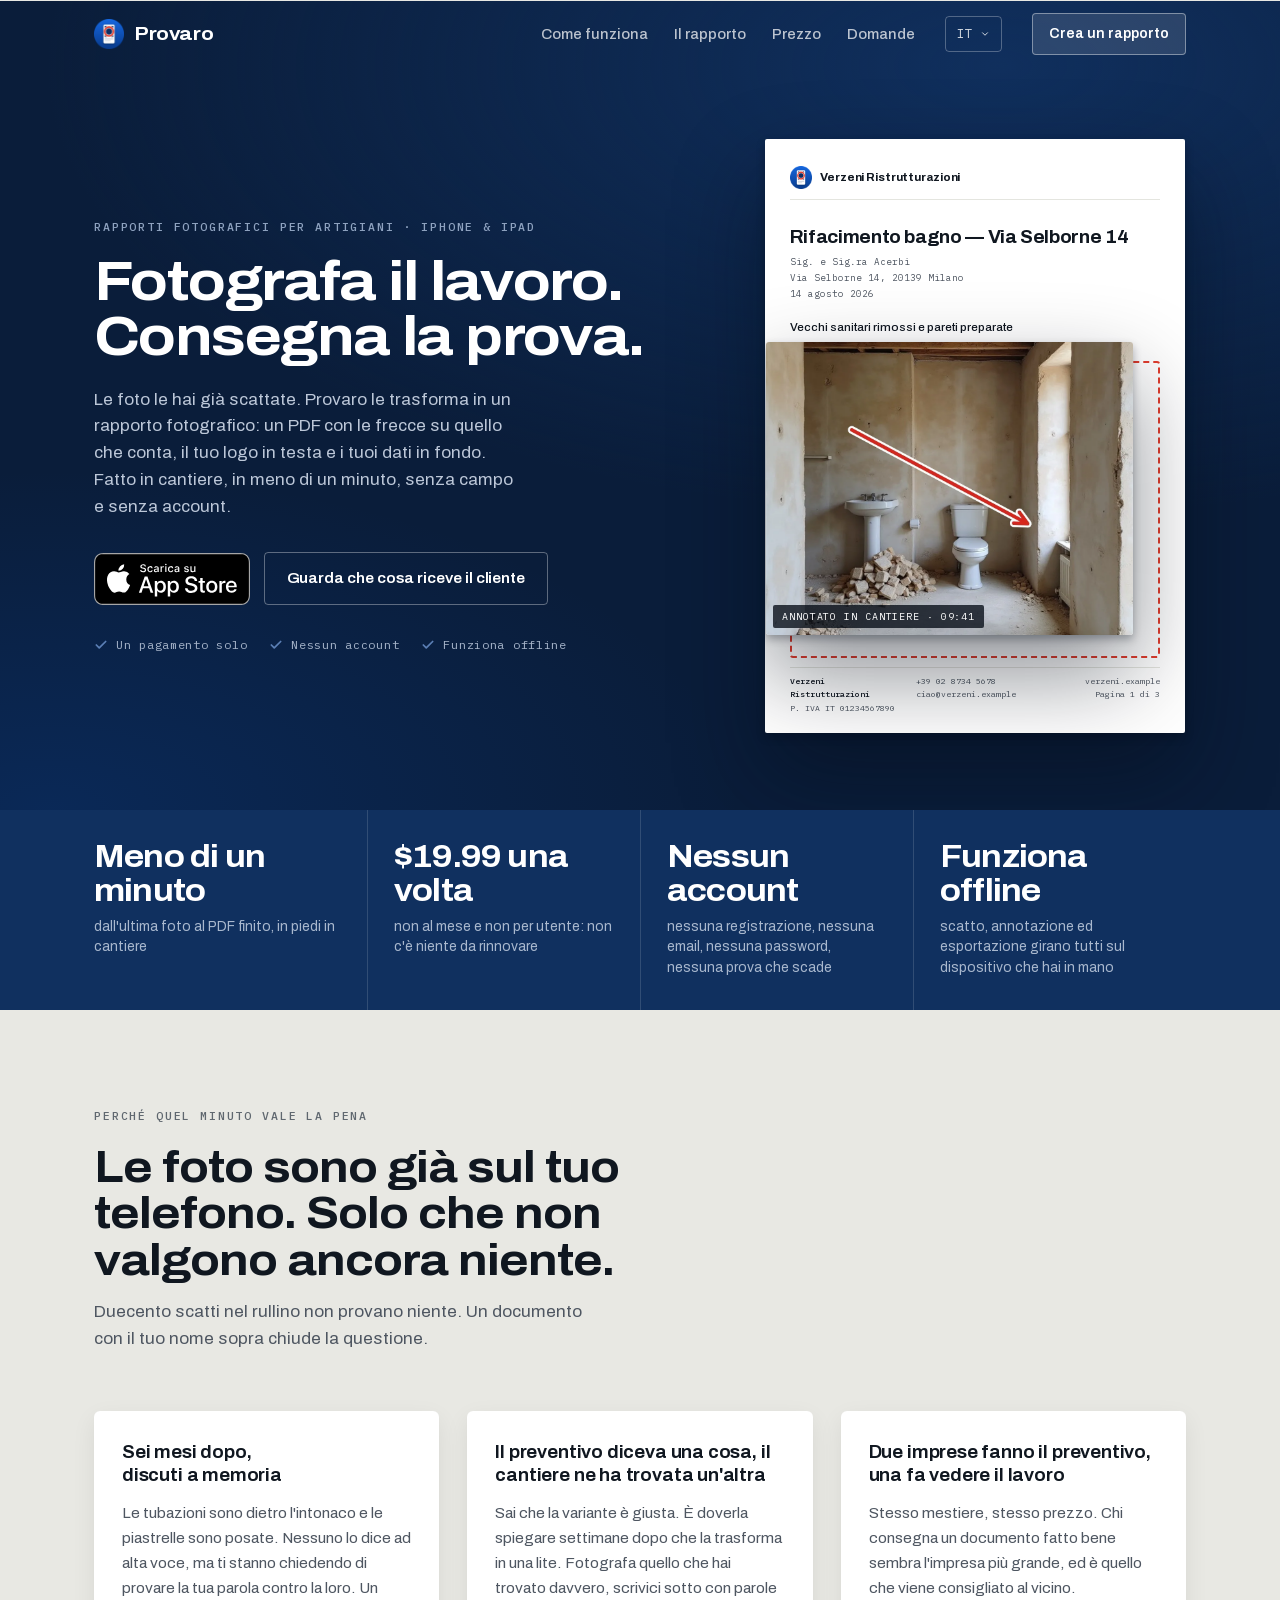
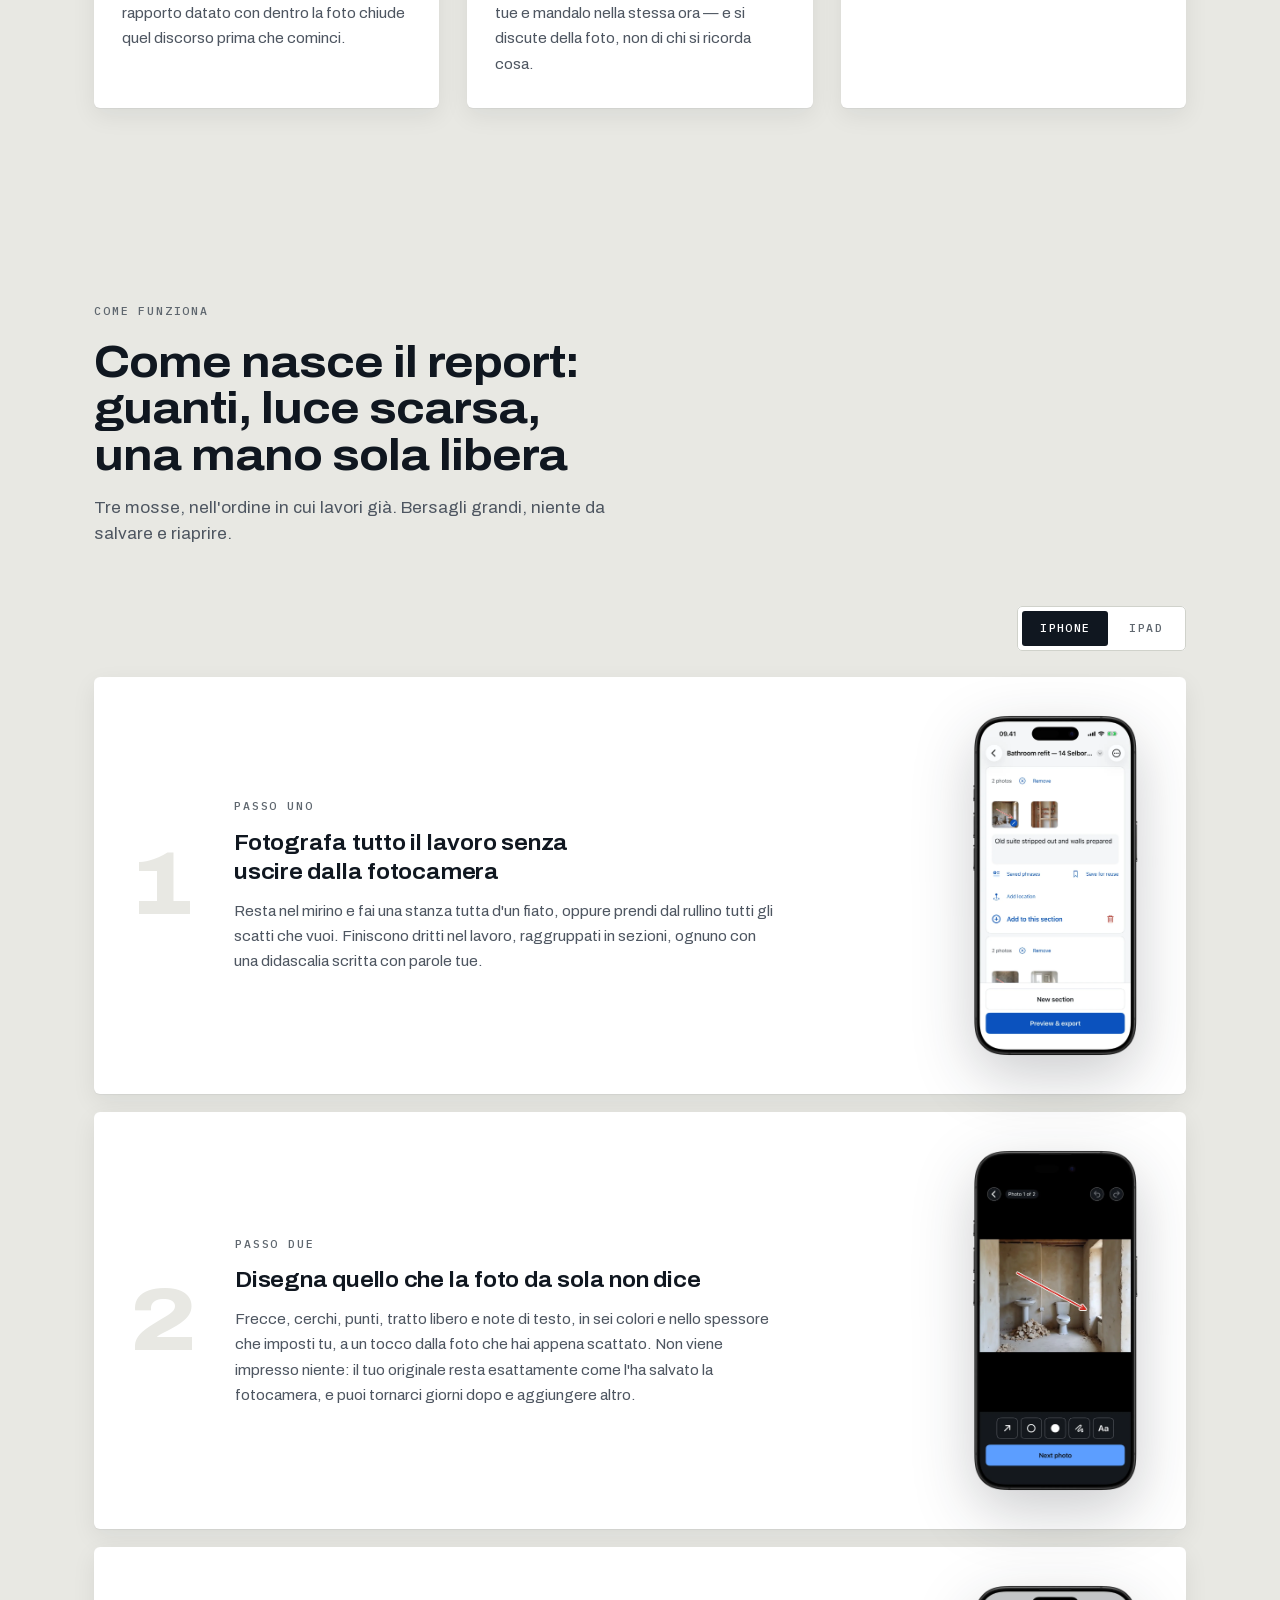
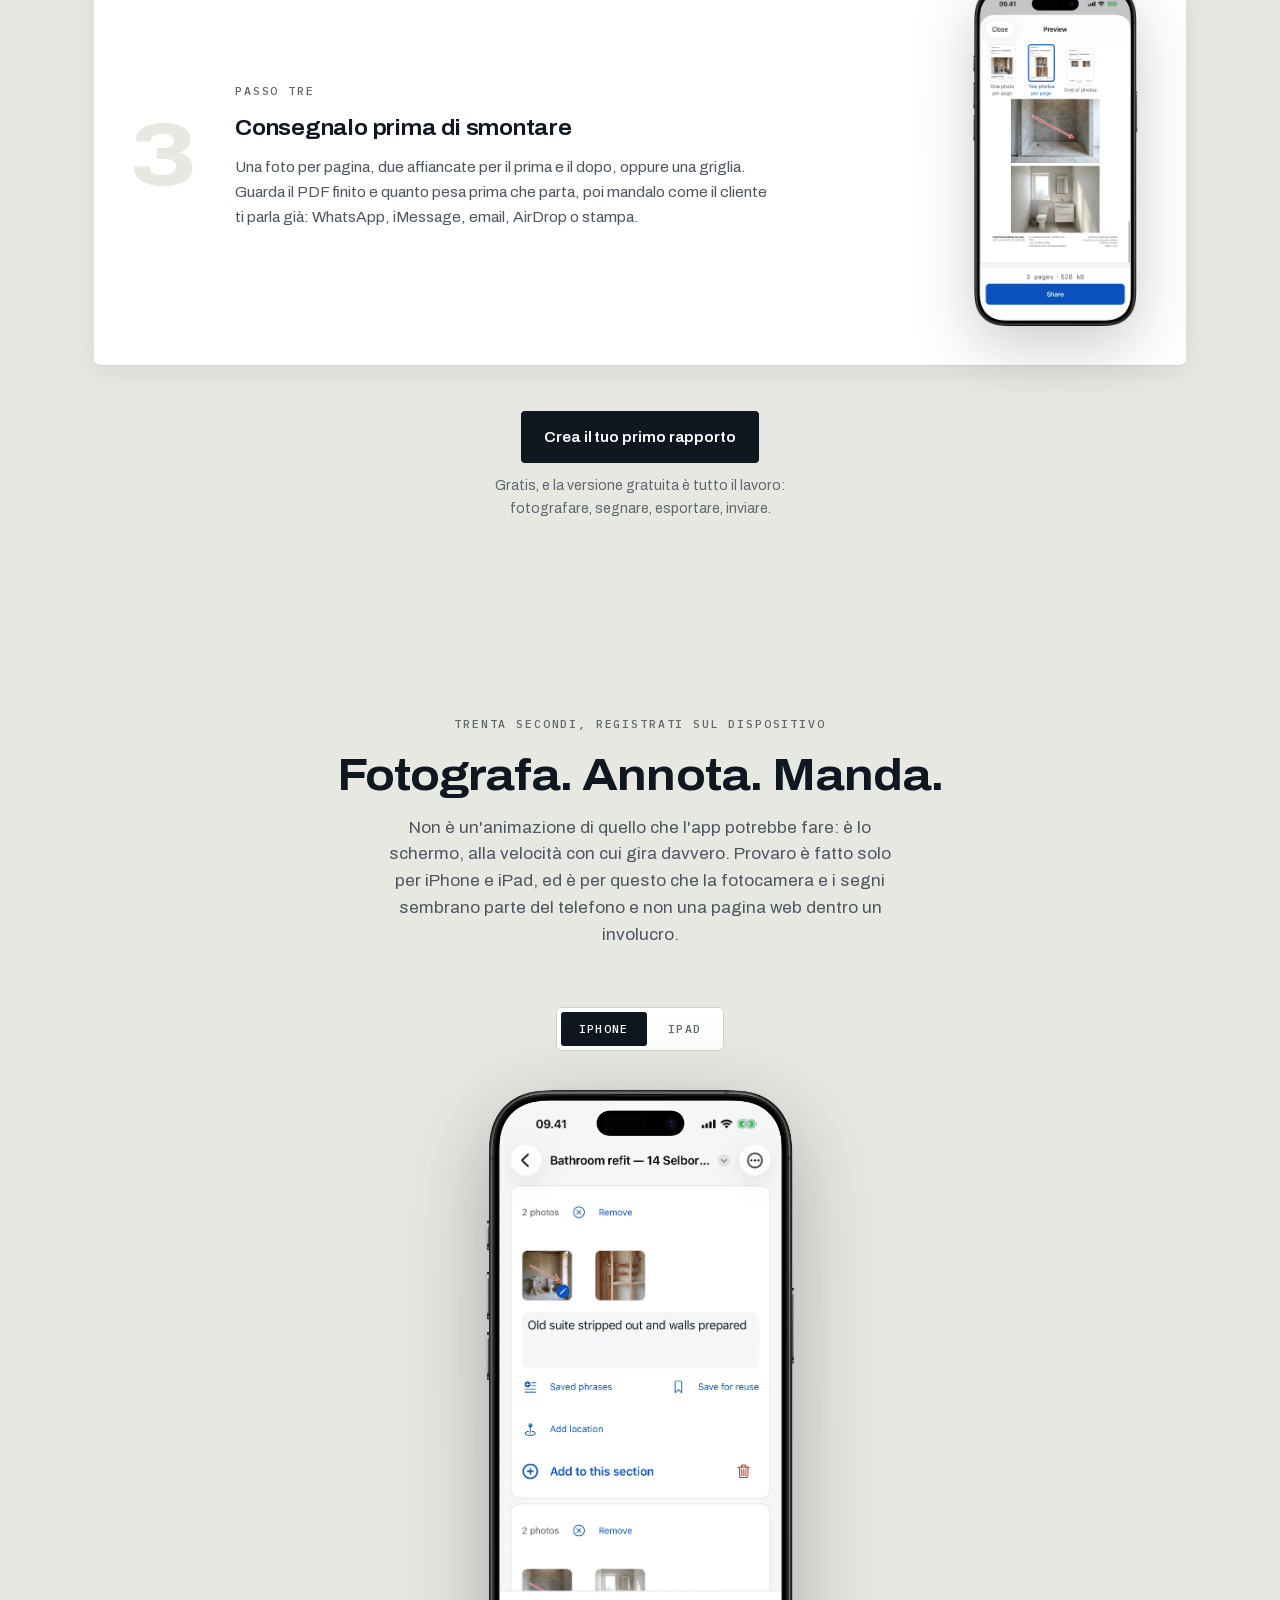
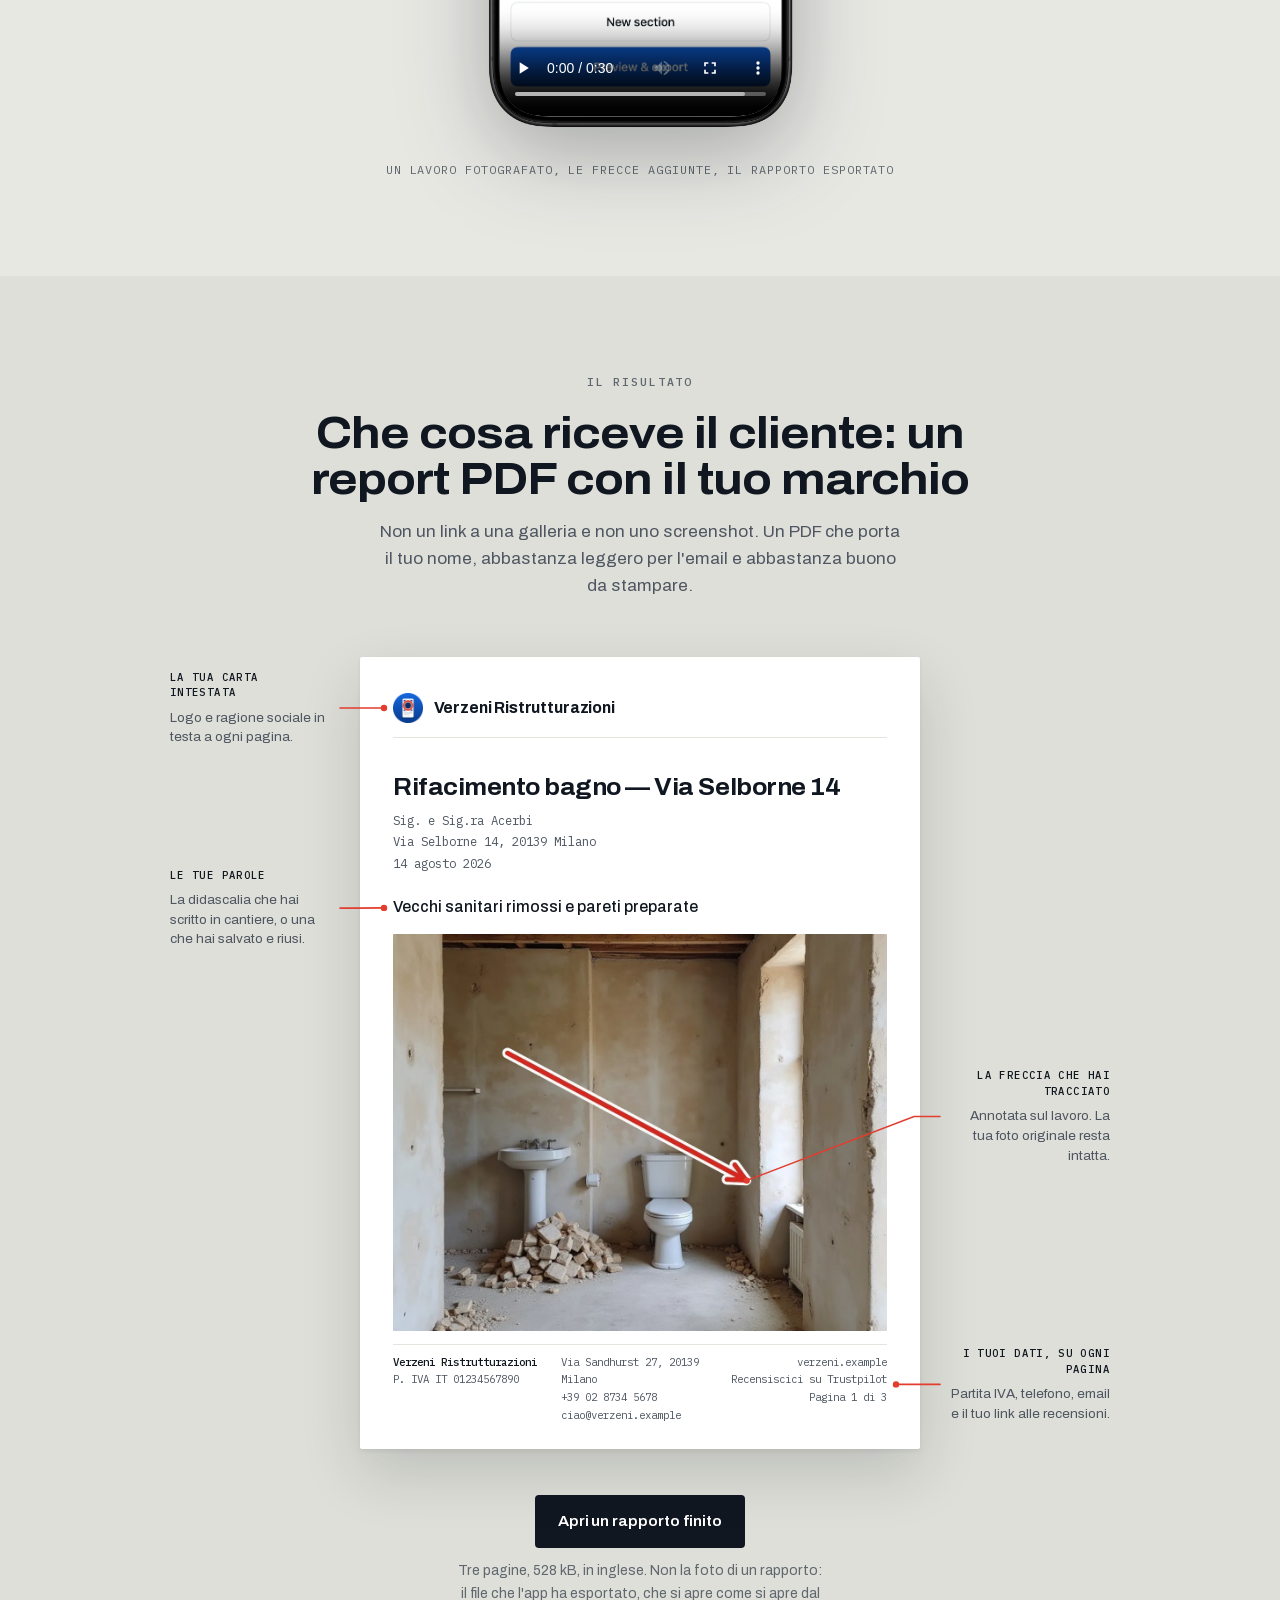
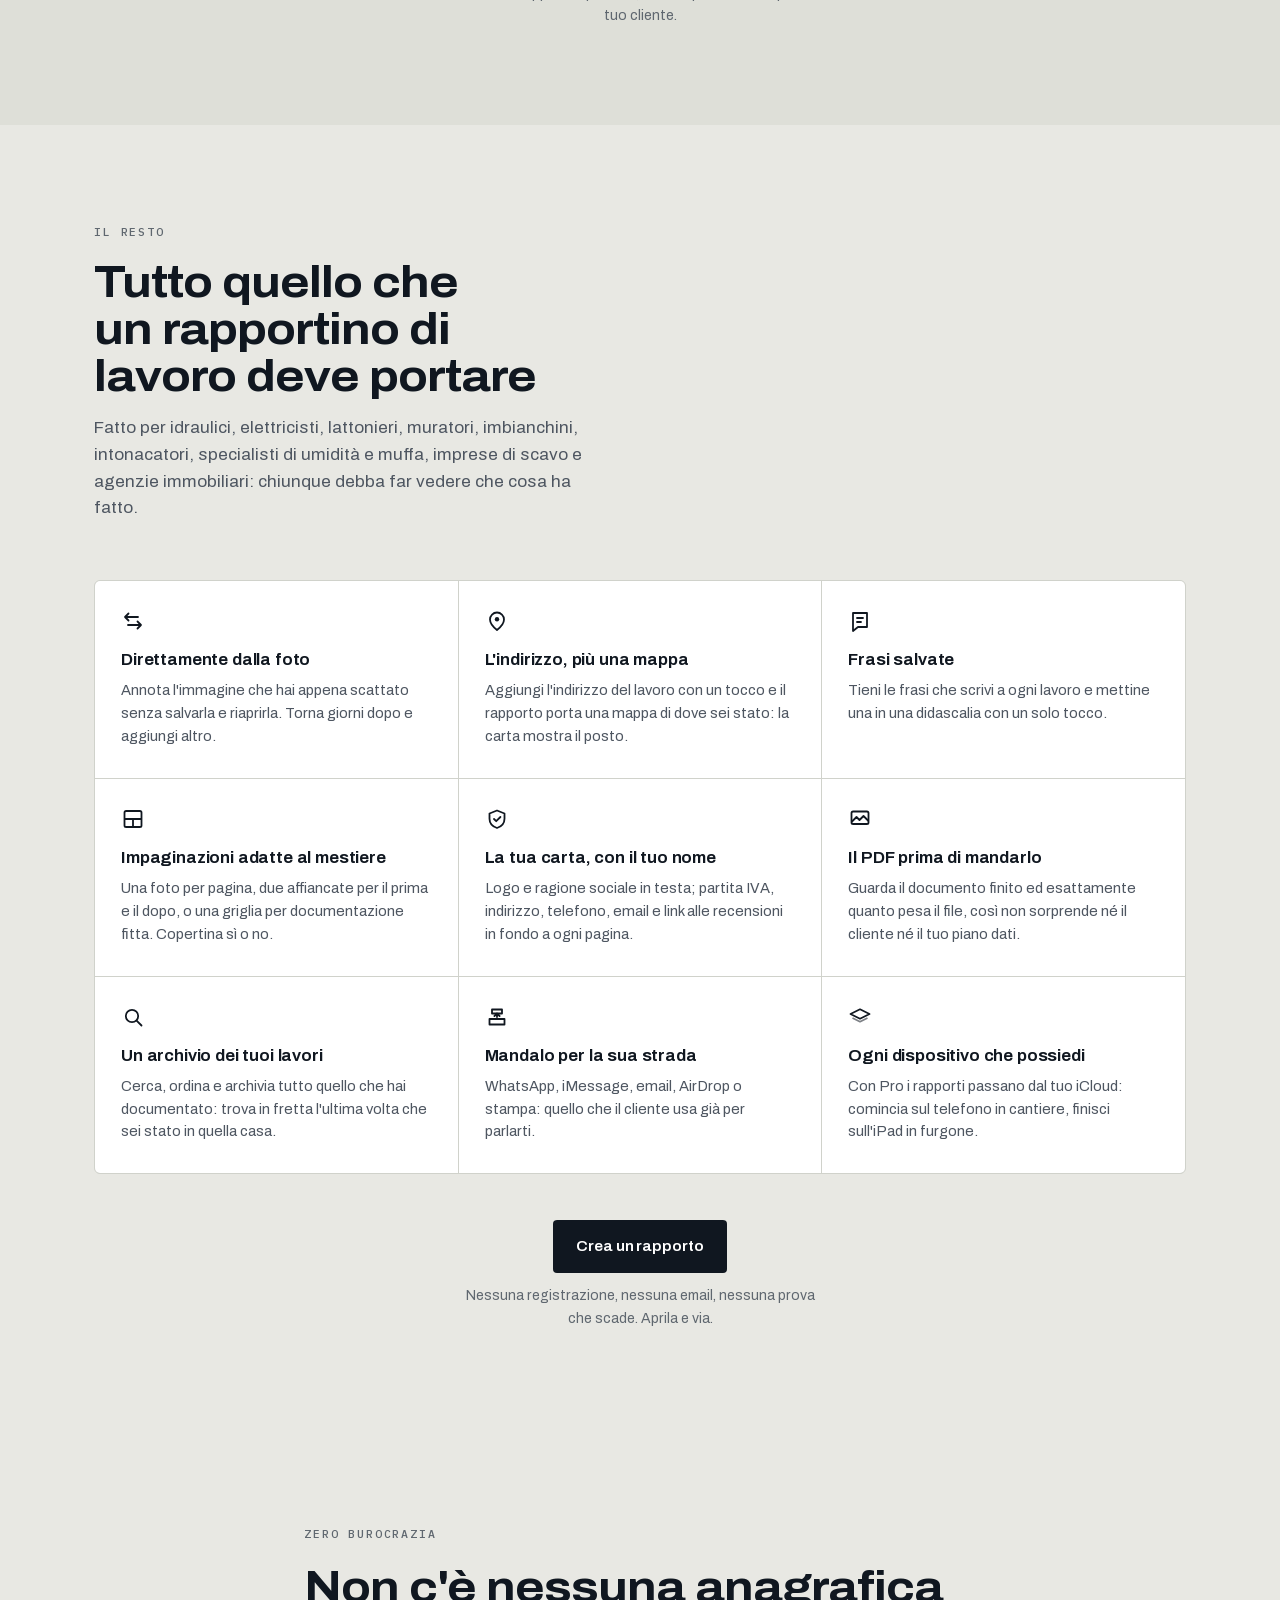
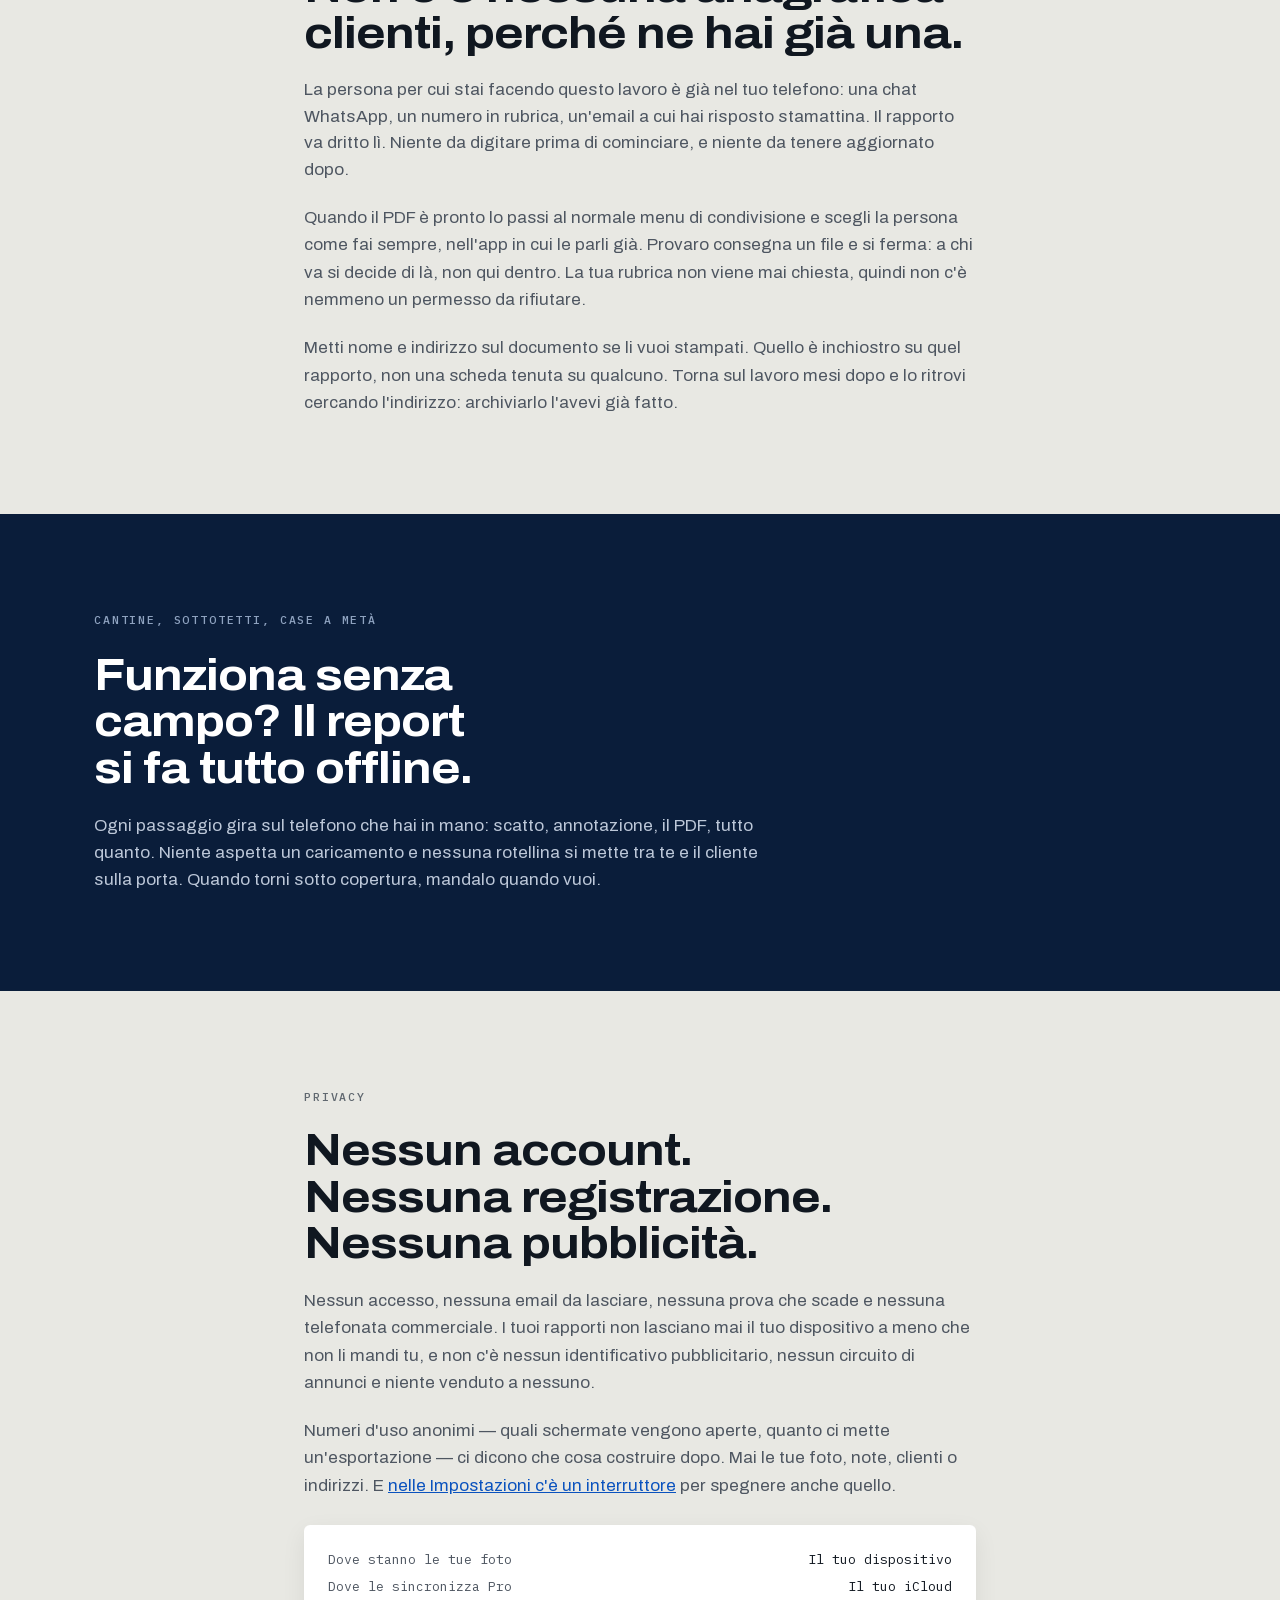
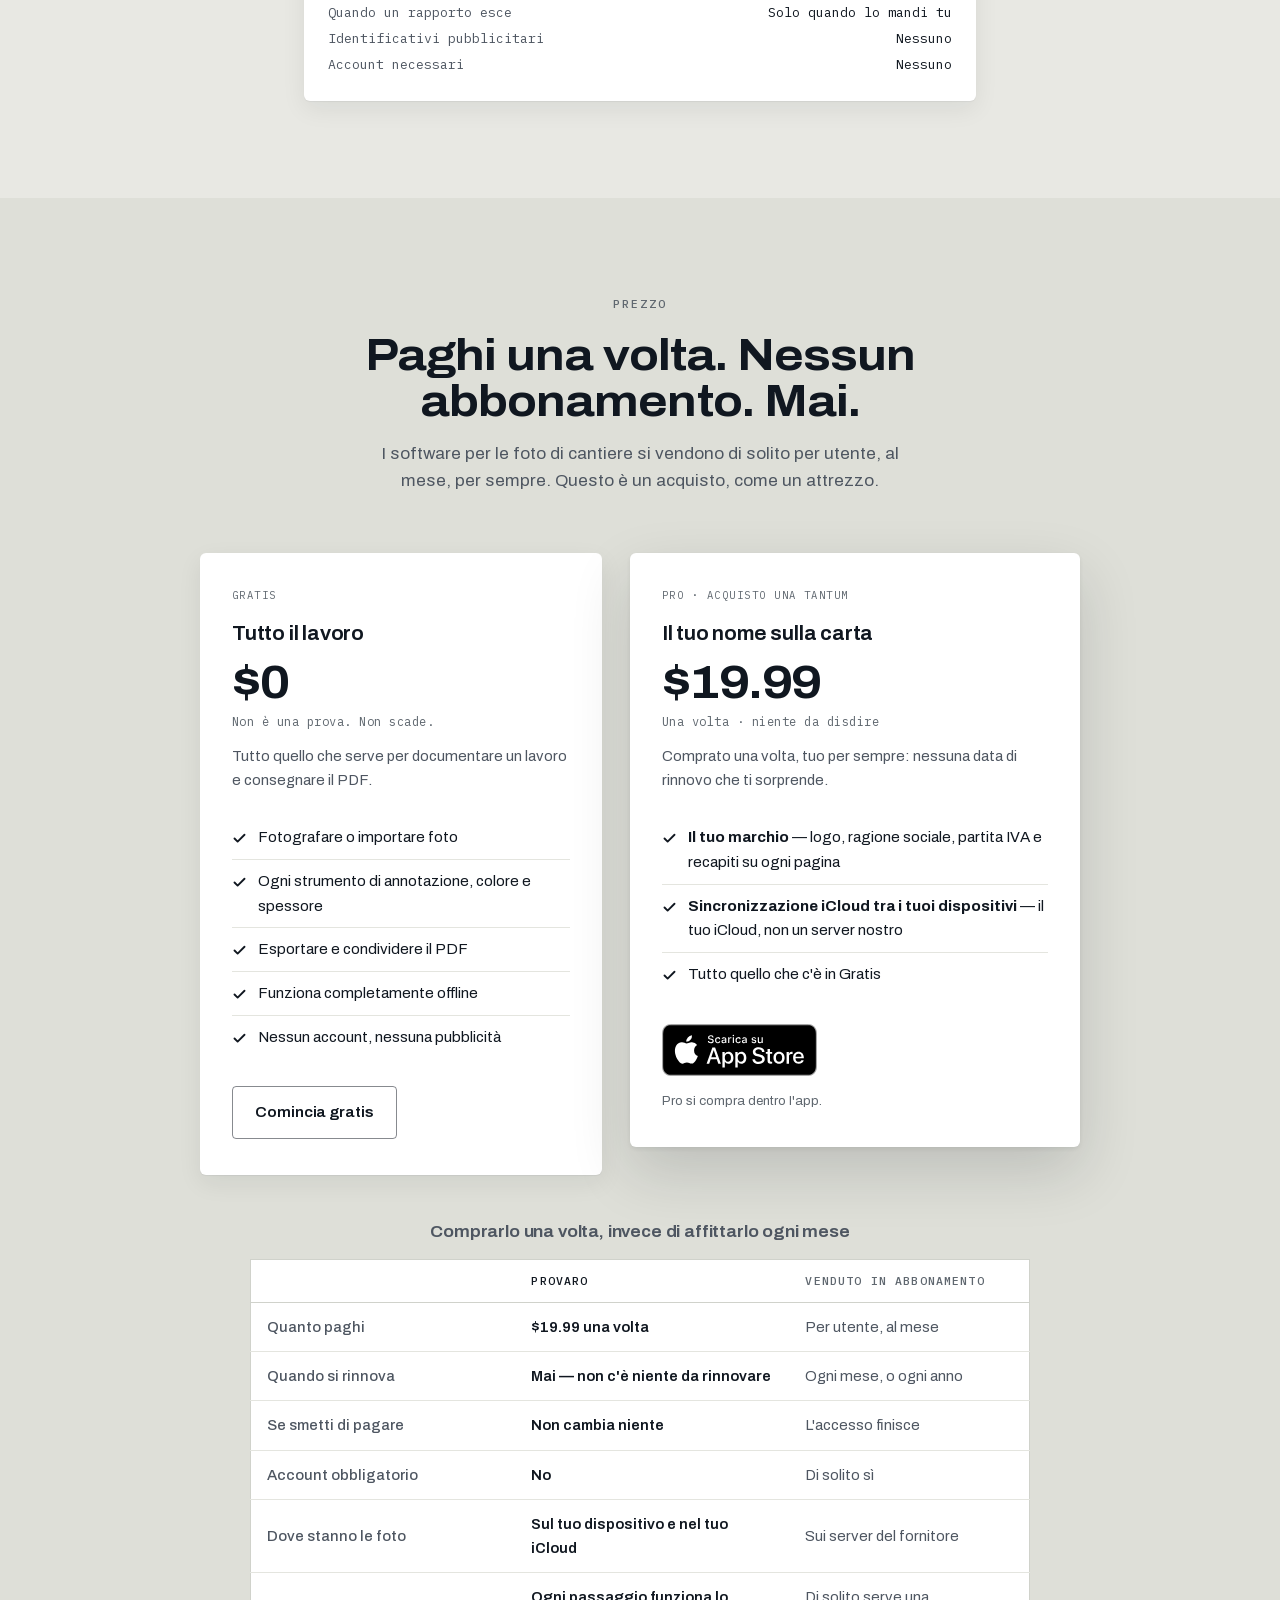
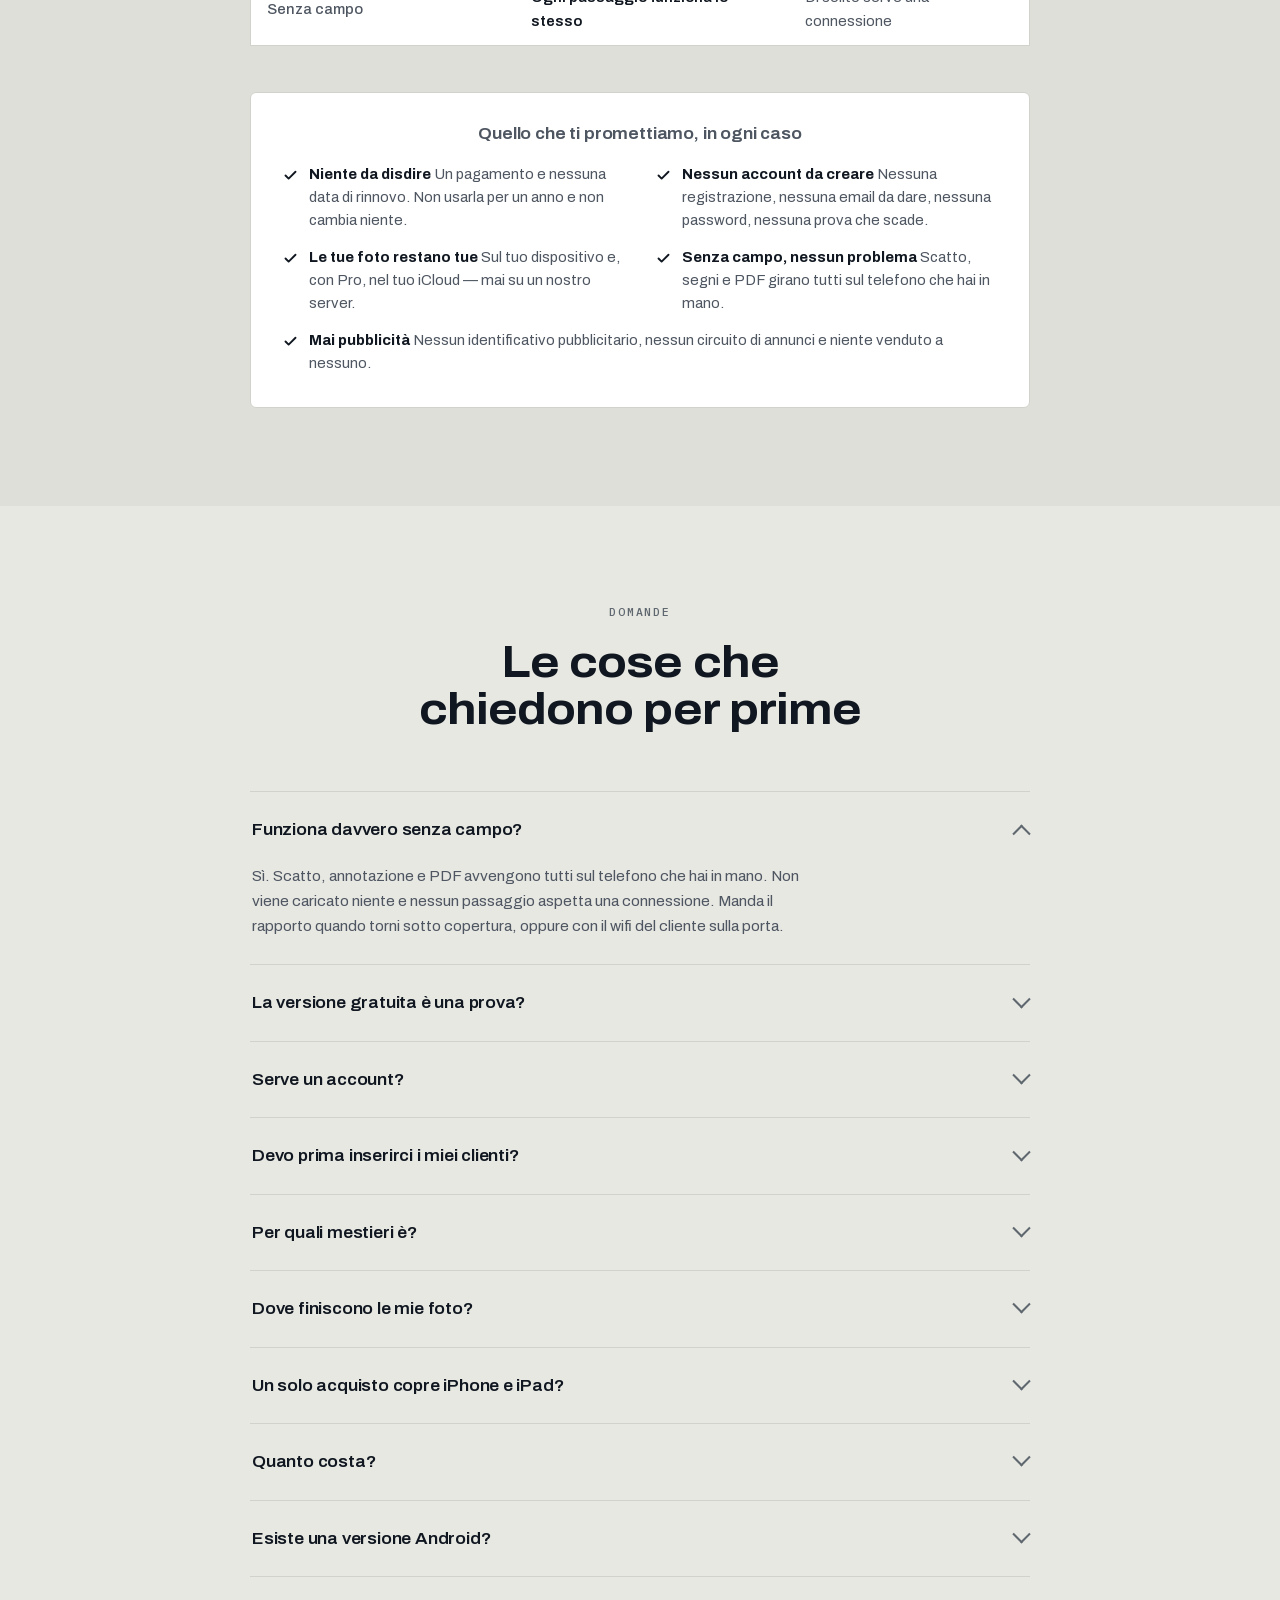
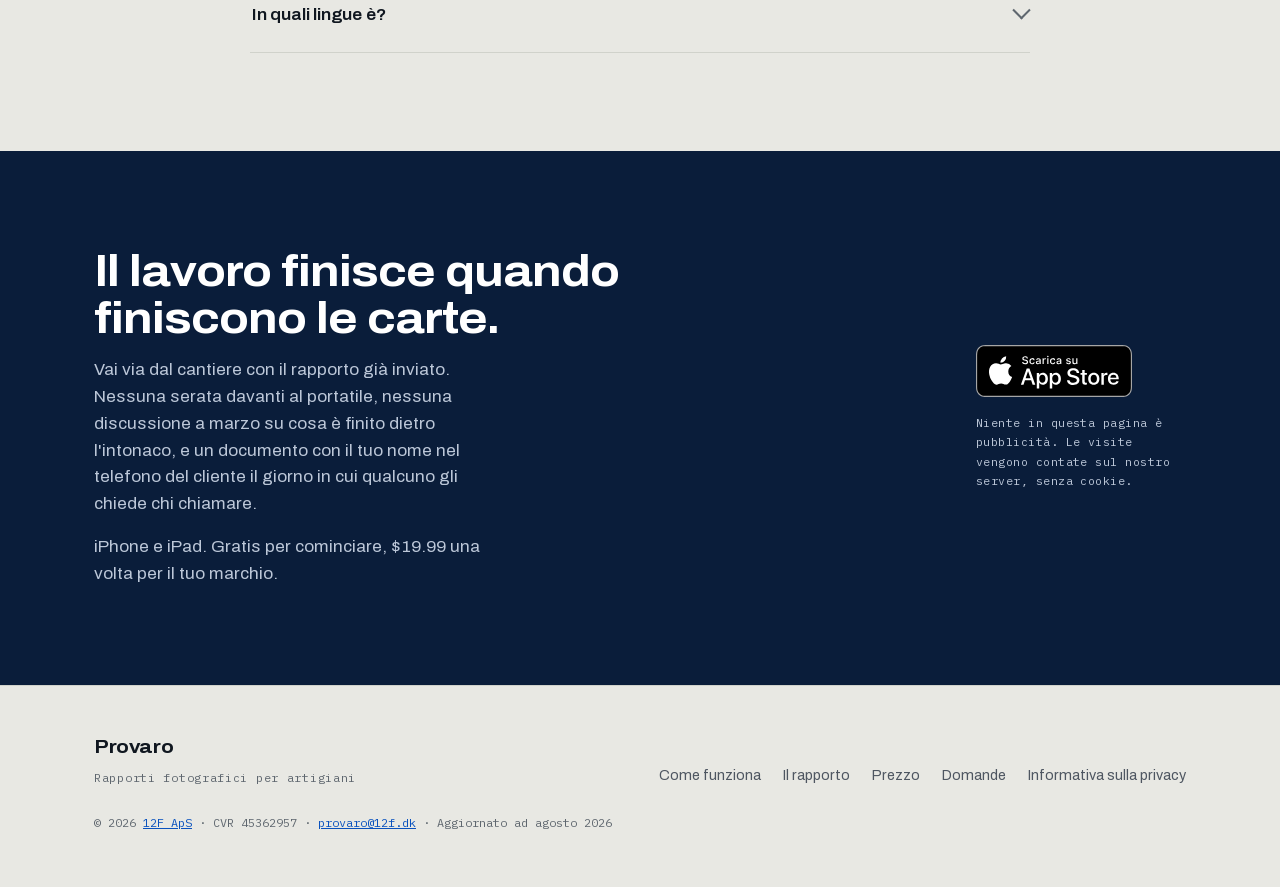
<file: it/index.html>
<!DOCTYPE html>
<html lang="it" data-price-primary="it" data-price-secondary="ch">
<head>
  <meta charset="utf-8" />
  <meta name="viewport" content="width=device-width, initial-scale=1, viewport-fit=cover" />
  <title>Rapportino di lavoro e report fotografico — Provaro</title>
  <meta name="description" content="Provaro trasforma le foto del lavoro in un PDF con la tua intestazione, in cantiere e in meno di un minuto, per provare fra sei mesi quello che hai fatto." />
  <link rel="canonical" href="https://provaro.12f.dk/it/" />
  <meta property="og:locale" content="it_IT" />
  <!-- i18n:alternates — every translation points at every other one, self
       included, which is what Google asks for. tools/build-i18n.py copies this
       block unchanged; edit it here and rebuild. -->
  <link rel="alternate" hreflang="x-default" href="https://provaro.12f.dk/" />
  <link rel="alternate" hreflang="en" href="https://provaro.12f.dk/" />
  <link rel="alternate" hreflang="da" href="https://provaro.12f.dk/da/" />
  <link rel="alternate" hreflang="de" href="https://provaro.12f.dk/de/" />
  <link rel="alternate" hreflang="es" href="https://provaro.12f.dk/es/" />
  <link rel="alternate" hreflang="fr" href="https://provaro.12f.dk/fr/" />
  <link rel="alternate" hreflang="it" href="https://provaro.12f.dk/it/" />
  <link rel="alternate" hreflang="ja" href="https://provaro.12f.dk/ja/" />
  <link rel="alternate" hreflang="nl" href="https://provaro.12f.dk/nl/" />
  <link rel="alternate" hreflang="pl" href="https://provaro.12f.dk/pl/" />
  <link rel="alternate" hreflang="pt-BR" href="https://provaro.12f.dk/pt-br/" />
  <!-- /i18n:alternates -->
  <meta name="theme-color" content="#0A1D3A" />
  <link rel="icon" href="../assets/img/favicon.png" type="image/png" />
  <link rel="apple-touch-icon" href="../assets/img/apple-touch-icon.png" />

  <link rel="preload" href="../assets/fonts/archivo-400_800-latin.woff2" as="font" type="font/woff2" crossorigin />
  <link rel="preload" href="../assets/fonts/ibm-plex-mono-500-latin.woff2" as="font" type="font/woff2" crossorigin />
  <!-- BUMP ?v= WHENEVER css/styles.css CHANGES. Pages serves the stylesheet with
       a four-hour cache and no hash in its filename, so without a fresh query the
       new markup gets styled by the old rules for hours after a deploy. The HTML
       itself carries a much shorter TTL, so a changed token lands immediately. -->
  <link rel="stylesheet" href="../css/styles.css?v=2026-08-27a" />

  <meta property="og:type" content="website" />
  <meta property="og:site_name" content="Provaro" />
  <meta property="og:title" content="Rapportino di lavoro e report fotografico — Provaro" />
  <meta property="og:description" content="Foto annotate in un PDF con il tuo marchio, fatto in cantiere in meno di un minuto. Un pagamento solo, nessun abbonamento, nessun account." />
  <meta property="og:url" content="https://provaro.12f.dk/it/" />
  <meta property="og:image" content="https://provaro.12f.dk/assets/og/og-image.png" />
  <meta property="og:image:width" content="1200" />
  <meta property="og:image:height" content="630" />
  <meta name="twitter:card" content="summary_large_image" />
  <meta name="twitter:title" content="Rapportino di lavoro e report fotografico — Provaro" />
  <meta name="twitter:description" content="Foto annotate in un PDF con il tuo marchio, fatto in cantiere, in meno di un minuto. Un pagamento solo. Nessun abbonamento." />
  <meta name="twitter:image" content="https://provaro.12f.dk/assets/og/og-image.png" />

  <!-- Every App Store link carries ?ct=site-provaro-it&mt=8. Without it App Store
       Connect files each download from here into one undifferentiated "Web
       referrer" bucket; ct= fills the Campaign column instead, so the question
       "did the site do anything" has an answer. tools/build-i18n.py appends the
       language to the token on a translated page — site-provaro-de and the rest
       — which is what makes the ten translations measurable separately rather
       than as one number. Attribution only accrues from the day tagging ships;
       there is no backfill. See issue #35.

       ct is free text and capped at 40 characters, which the longest token
       here (site-provaro-pt-br, 18) is comfortably inside.

  Prices come from Apple, not from this file. tools/fetch-appstore-price.py
       reads them off the App Store and bakes the euro price into the markup
       above, so a crawler and a visitor with no JavaScript both read the real
       number. This then swaps in the visitor's own storefront price, because a
       Dane charged 99 kr should not be quoted euros. pricing.json is served
       from this domain, so the promise in the closing fineprint still holds:
       nothing here talks to anyone but us. -->
  <script>
    (function () {
      var url = '../assets/data/pricing.json?v=ea0ce7be';

      // A regional locale is the honest signal — someone in Denmark almost
      // always carries a -DK tag even when the interface language is English.
      // Failing that, the time zone names the country well enough to price it.
      var ZONES = {
        'Europe/Copenhagen': 'dk', 'Europe/Stockholm': 'se',
        'Europe/Oslo': 'no', 'Europe/London': 'gb', 'Europe/Zurich': 'ch',
        'Europe/Warsaw': 'pl', 'Europe/Prague': 'cz', 'Pacific/Auckland': 'nz',
        'Europe/Berlin': 'de', 'Europe/Vienna': 'de', 'Europe/Madrid': 'es',
        'Europe/Paris': 'fr', 'Europe/Rome': 'it', 'Europe/Amsterdam': 'nl',
        'Europe/Brussels': 'nl', 'Asia/Tokyo': 'jp',
        'America/Sao_Paulo': 'br', 'America/Bahia': 'br',
        'America/Fortaleza': 'br', 'America/Recife': 'br',
        'America/Toronto': 'ca', 'America/Vancouver': 'ca',
        'America/Edmonton': 'ca', 'America/Winnipeg': 'ca',
        'America/Halifax': 'ca', 'America/St_Johns': 'ca'
      };

      function regions() {
        var tags = (navigator.languages || [navigator.language || '']).slice(0);
        var out = [];
        tags.forEach(function (tag) {
          var m = /^[a-z]{2,3}[-_](?:[A-Za-z]{4}[-_])?([A-Za-z]{2})\b/.exec(tag);
          if (m) out.push(m[1].toUpperCase());
        });
        return out;
      }

      function zone() {
        try {
          var tz = Intl.DateTimeFormat().resolvedOptions().timeZone;
          if (ZONES[tz]) return ZONES[tz];
          if (/^(America|US)\//.test(tz)) return 'us';
          if (/^Australia\//.test(tz)) return 'au';
        } catch (e) {}
        return null;
      }

      // Which storefront this page is written for. The English page is
      // priced in euros and quotes kroner beside it; /de/ is priced in euros
      // the German way and quotes francs; /ja/ is priced in yen and quotes
      // nothing, because a third currency is noise. Absent, pricing.json
      // decides, which is what a page with no attributes gets.
      var root = document.documentElement;
      var PRIMARY = root.getAttribute('data-price-primary');
      var SECONDARY = root.getAttribute('data-price-secondary');

      function pick(data) {
        var sf = data.storefronts || {};
        var wanted = regions();
        for (var i = 0; i < wanted.length; i++) {
          for (var key in sf) {
            if (sf[key].regions.indexOf(wanted[i]) !== -1) return key;
          }
        }
        var byZone = zone();
        return sf[byZone] ? byZone : primary(data);
      }

      function primary(data) { return PRIMARY || data.primary; }
      function secondary(data) { return SECONDARY || data.secondary; }

      function apply(data) {
        var sf = data.storefronts || {};
        var hereKey = pick(data);
        var here = sf[hereKey];
        if (!here) return;
        var mine = primary(data), theirs = secondary(data);
        var home = sf[theirs] || null;

        // The small print quotes a second currency so the number can be
        // checked against a familiar one — kroner for the euro page, euros for
        // a Danish visitor. To anyone billed in a third currency it is just
        // noise, so they get the aside dropped rather than translated. A page
        // that names no second currency drops it for everyone.
        var other = hereKey === theirs ? sf[mine]
                  : hereKey === mine ? home : null;

        var aside = document.querySelector('[data-price-aside]');
        if (aside) aside.hidden = !other;

        var text = {
          free: here.free,
          pro: here.pro,
          'pro-secondary': other ? other.pro : null
        };

        var spans = document.querySelectorAll('[data-price]');
        for (var i = 0; i < spans.length; i++) {
          var value = text[spans[i].getAttribute('data-price')];
          if (value) spans[i].textContent = value;
        }
      }

      var loaded = fetch(url, { cache: 'no-cache' }).then(function (r) {
        if (!r.ok) throw new Error(r.status);
        return r.json();
      });

      function run() { loaded.then(apply).catch(function () {}); }

      if (document.readyState === 'loading') {
        document.addEventListener('DOMContentLoaded', run);
      } else {
        run();
      }
    })();
  </script>

  <!-- Umami: self-hosted on our own box, cookie-less, no cross-site identifier.
       It is the only request this page makes to anywhere but itself, which is
       why the fonts below it are self-hosted and the closing fineprint says
       plainly that visits are counted. -->
  <!-- Umami analytics: production-hostname guard — local dev (localhost/127.0.0.1/preview domains) never reports to the provaro.12f.dk production site. -->
<script>
(function(){var H="provaro.12f.dk",d=document;if(location.hostname===H||location.hostname==="www."+H){var s=d.createElement("script");s.src="https://umami.robert-jensen.dk/script.js";s.defer=true;s.dataset.websiteId="007e0c65-405a-4881-99a3-ca9bb0895715";s.dataset.performance="true";d.head.appendChild(s);}})();
</script>

  <script type="application/ld+json">
  {
    "@context": "https://schema.org",
    "@type": "MobileApplication",
    "name": "Provaro",
    "operatingSystem": "iOS",
    "applicationCategory": "BusinessApplication",
    "url": "https://provaro.12f.dk/it/",
    "installUrl": "https://apps.apple.com/it/app/provaro-job-photo-reports/id6800068309?ct=site-provaro-it&mt=8",
    "author": {
      "@type": "Organization",
      "name": "12F ApS",
      "url": "https://www.12f.dk/",
      "email": "provaro@12f.dk",
      "sameAs": [
        "https://www.12f.dk/provaro/",
        "https://apps.apple.com/gb/developer/robert-jensen/id1786807724"
      ]
    },
    "publisher": {
      "@type": "Organization",
      "name": "12F ApS",
      "url": "https://www.12f.dk/",
      "email": "provaro@12f.dk"
    },
    "dateModified": "2026-08-27",
    "operatingSystemVersion": "iOS 17.0 or later",
    "description": "Trasforma un lavoro finito in un rapporto fotografico professionale: foto annotate in un PDF con il tuo marchio, fatto in cantiere, in meno di un minuto. Funziona offline, senza account, senza pubblicità.",
    "featureList": [
      "Fotografare un intero lavoro senza uscire dalla fotocamera",
      "Frecce, cerchi, punti, tratto libero e note di testo su qualsiasi foto",
      "PDF con il tuo logo, la tua partita IVA e i tuoi recapiti",
      "Funziona completamente offline",
      "Sincronizzazione iCloud tra i tuoi dispositivi"
    ],
    "offers": [
      {
        "@type": "Offer",
        "price": "0",
        "priceCurrency": "EUR",
        "description": "Gratis: fotografare, annotare, esportare e condividere. Non è una prova."
      },
      {
        "@type": "Offer",
        "price": "22.99",
        "priceCurrency": "EUR",
        "description": "Pro (per sempre): il tuo marchio sul rapporto e la sincronizzazione iCloud tra i tuoi dispositivi. Acquisto una tantum."
      }
    ],
    "inLanguage": "it"
  }
  </script>

  <script type="application/ld+json">
  {
    "@context": "https://schema.org",
    "@type": "HowTo",
    "name": "Come fare un report fotografico di cantiere sul posto",
    "description": "Fotografa un lavoro finito, segna quello che conta e consegna al cliente un report PDF con il tuo marchio, senza lasciare il cantiere.",
    "totalTime": "PT1M",
    "url": "https://provaro.12f.dk/it/#how",
    "tool": [
      {
        "@type": "HowToTool",
        "name": "Un iPhone o un iPad con Provaro"
      }
    ],
    "step": [
      {
        "@type": "HowToStep",
        "name": "Fotografa tutto il lavoro senza uscire dalla fotocamera",
        "text": "Resta nel mirino e fai una stanza tutta d'un fiato, oppure prendi dal rullino tutti gli scatti che vuoi. Finiscono dritti nel lavoro, raggruppati in sezioni, ognuno con una didascalia scritta con parole tue.",
        "image": "https://provaro.12f.dk/assets/screens/iphone/framed/report-editor.webp",
        "url": "https://provaro.12f.dk/it/#how"
      },
      {
        "@type": "HowToStep",
        "name": "Segna quello che la foto da sola non dice",
        "text": "Frecce, cerchi, punti, tratto libero e note di testo, in sei colori e nello spessore che imposti tu, a un tocco dalla foto che hai appena scattato. La tua foto originale resta esattamente come l'ha salvata la fotocamera.",
        "image": "https://provaro.12f.dk/assets/screens/iphone/framed/markup.webp",
        "url": "https://provaro.12f.dk/it/#how"
      },
      {
        "@type": "HowToStep",
        "name": "Consegna il report prima di smontare",
        "text": "Una foto per pagina, due affiancate per il prima e il dopo, oppure una griglia. Controlla il PDF finito e quanto pesa, poi mandalo come il cliente ti parla già: WhatsApp, iMessage, email, AirDrop o stampa.",
        "image": "https://provaro.12f.dk/assets/screens/iphone/framed/document-preview.webp",
        "url": "https://provaro.12f.dk/it/#how"
      }
    ],
    "inLanguage": "it"
  }
  </script>

  <script type="application/ld+json">
  {
    "@context": "https://schema.org",
    "@type": "FAQPage",
    "mainEntity": [
      {
        "@type": "Question",
        "name": "Provaro funziona davvero senza campo?",
        "acceptedAnswer": {
          "@type": "Answer",
          "text": "Sì. Scatto, annotazione e PDF avvengono tutti sul telefono che hai in mano. Non viene caricato niente e nessun passaggio aspetta una connessione. Manda il rapporto quando torni sotto copertura, oppure con il wifi del cliente sulla porta."
        }
      },
      {
        "@type": "Question",
        "name": "La versione gratuita è una prova?",
        "acceptedAnswer": {
          "@type": "Answer",
          "text": "No. Gratis è tutto il lavoro — fotografare, annotare, esportare, condividere — e non scade. Pro è un pagamento unico di 22,99 € che mette il tuo marchio sul rapporto e accende la sincronizzazione iCloud. Non c'è rinnovo e non c'è niente da disdire."
        }
      },
      {
        "@type": "Question",
        "name": "Serve un account?",
        "acceptedAnswer": {
          "@type": "Answer",
          "text": "No. Nessuna registrazione, nessuna email da lasciare, nessuna password. Apri l'app e comincia un rapporto."
        }
      },
      {
        "@type": "Question",
        "name": "Devo prima inserire i miei clienti in Provaro?",
        "acceptedAnswer": {
          "@type": "Answer",
          "text": "No. In Provaro non c'è nessuna anagrafica clienti, e l'app non chiede mai la tua rubrica. Il PDF finito lo passi al normale menu di condivisione di iOS e scegli la persona nell'app in cui le parli già, tra i contatti che hai già. Se vuoi il suo nome e il suo indirizzo stampati sul rapporto, li scrivi su quel lavoro: è inchiostro su quel documento, non una scheda tenuta su qualcuno."
        }
      },
      {
        "@type": "Question",
        "name": "Per quali mestieri è Provaro?",
        "acceptedAnswer": {
          "@type": "Answer",
          "text": "Per chiunque debba far vedere che cosa ha fatto: idraulici, elettricisti, lattonieri, muratori, imbianchini, intonacatori, specialisti di umidità e muffa, imprese di scavo e agenzie immobiliari che fanno sopralluoghi."
        }
      },
      {
        "@type": "Question",
        "name": "Dove finiscono le mie foto?",
        "acceptedAnswer": {
          "@type": "Answer",
          "text": "Sul tuo dispositivo, e da nessun'altra parte, a meno che non sia tu a mandare il rapporto. Con Pro si sincronizzano anche attraverso il tuo account iCloud, non un server nostro. Nell'app non c'è nessun identificativo pubblicitario né alcun circuito di annunci."
        }
      },
      {
        "@type": "Question",
        "name": "Un solo acquisto copre iPhone e iPad?",
        "acceptedAnswer": {
          "@type": "Answer",
          "text": "Sì. Comincia il rapporto sul telefono in cantiere e finiscilo sull'iPad in furgone. Con Pro i due restano allineati attraverso il tuo iCloud."
        }
      },
      {
        "@type": "Question",
        "name": "Quanto costa Provaro?",
        "acceptedAnswer": {
          "@type": "Answer",
          "text": "Gratis per fotografare, annotare, esportare e condividere: è tutto il lavoro, e non scade. Pro è un pagamento unico di 22,99 € che mette il tuo marchio sul report e accende la sincronizzazione iCloud. Non c'è un canone mensile e non c'è niente da disdire."
        }
      },
      {
        "@type": "Question",
        "name": "Esiste una versione Android di Provaro?",
        "acceptedAnswer": {
          "@type": "Answer",
          "text": "No. Provaro è solo per iPhone e iPad, e richiede iOS 17 o successivo."
        }
      },
      {
        "@type": "Question",
        "name": "In quali lingue è disponibile Provaro?",
        "acceptedAnswer": {
          "@type": "Answer",
          "text": "L'app è in inglese e in danese. Provaro segue la lingua su cui è già impostato il tuo iPhone, quindi non c'è niente da scegliere."
        }
      }
    ],
    "inLanguage": "it"
  }
  </script>
</head>
<body>
  <header class="site-header" id="site-header">
    <div class="wrap header-inner">
      <a class="brand" href="#top" translate="no">
        <img src="../assets/img/logo.png" alt="" width="30" height="30" />
        <span class="brand-name">Provaro</span>
      </a>
      <nav class="site-nav" aria-label="Sezioni">
        <a href="#how">Come funziona</a>
        <a href="#report">Il rapporto</a>
        <a href="#pricing">Prezzo</a>
        <a href="#faq">Domande</a>
      </nav>
      <!-- i18n:langpick — tools/build-i18n.py replaces this whole block, so the
           list of languages is edited here and nowhere else. -->
      <details class="lang-pick" translate="no">
        <summary aria-label="Lingua"><span class="lang-face">IT<svg width="10" height="10" viewBox="0 0 24 24" aria-hidden="true"><path d="M6 9l6 6 6-6" fill="none" stroke="currentColor" stroke-width="2.4" stroke-linecap="round" stroke-linejoin="round"/></svg></span></summary>
        <nav class="lang-menu" aria-label="Lingua">
          <a href="/" hreflang="en" lang="en">English</a>
          <a href="/da/" hreflang="da" lang="da">Dansk</a>
          <a href="/de/" hreflang="de" lang="de">Deutsch</a>
          <a href="/es/" hreflang="es" lang="es">Español</a>
          <a href="/fr/" hreflang="fr" lang="fr">Français</a>
          <a href="/it/" hreflang="it" lang="it" aria-current="true">Italiano</a>
          <a href="/ja/" hreflang="ja" lang="ja">日本語</a>
          <a href="/nl/" hreflang="nl" lang="nl">Nederlands</a>
          <a href="/pl/" hreflang="pl" lang="pl">Polski</a>
          <a href="/pt-br/" hreflang="pt-BR" lang="pt-BR">Português (BR)</a>
        </nav>
      </details>
      <!-- /i18n:langpick -->
      <a data-umami-event="appstore-click" data-umami-event-placement="nav" class="header-cta" href="https://apps.apple.com/it/app/provaro-job-photo-reports/id6800068309?ct=site-provaro-it&amp;mt=8" target="_blank" rel="noopener">Crea un rapporto</a>
    </div>
  </header>

  <main id="top">
    <!-- ================= HERO ================= -->
    <section class="hero">
      <div class="wrap hero-inner">
        <div>
          <p class="eyebrow">Rapporti fotografici per artigiani &middot; iPhone &amp; iPad</p>
          <h1><span class="ln">Fotografa il lavoro.</span> <span class="ln">Consegna la prova.</span></h1>
          <p class="lede">Le foto le hai già scattate. Provaro le trasforma in un rapporto fotografico: un PDF con le frecce su quello che conta, il tuo logo in testa e i tuoi dati in fondo. Fatto in cantiere, in meno di un minuto, senza campo e senza account.</p>
          <div class="actions">
            <a data-umami-event="appstore-click" data-umami-event-placement="cta" class="appstore" href="https://apps.apple.com/it/app/provaro-job-photo-reports/id6800068309?ct=site-provaro-it&amp;mt=8" target="_blank" rel="noopener">
              <img src="../assets/img/appstore-badge-it.svg" alt="Scarica su App Store" width="120" height="40" />
            </a>
            <a class="btn btn-line" href="#report">Guarda che cosa riceve il cliente</a>
          </div>
          <ul class="hero-ticks">
            <li><svg width="14" height="14" viewBox="0 0 24 24" aria-hidden="true"><path d="M20 6L9 17l-5-5" fill="none" stroke="currentColor" stroke-width="3" stroke-linecap="round" stroke-linejoin="round"/></svg> Un pagamento solo</li>
            <li><svg width="14" height="14" viewBox="0 0 24 24" aria-hidden="true"><path d="M20 6L9 17l-5-5" fill="none" stroke="currentColor" stroke-width="3" stroke-linecap="round" stroke-linejoin="round"/></svg> Nessun account</li>
            <li><svg width="14" height="14" viewBox="0 0 24 24" aria-hidden="true"><path d="M20 6L9 17l-5-5" fill="none" stroke="currentColor" stroke-width="3" stroke-linecap="round" stroke-linejoin="round"/></svg> Funziona offline</li>
          </ul>
        </div>

        <div class="handover">
          <article class="doc" aria-label="Una pagina di rapporto Provaro finita">
            <div class="doc-head">
              <img src="../assets/img/logo.png" alt="" width="20" height="20" />
              <span class="doc-firm">Verzeni Ristrutturazioni</span>
            </div>
            <p class="doc-title">Rifacimento bagno &mdash; Via Selborne 14</p>
            <p class="doc-meta">Sig. e Sig.ra Acerbi<br /> Via Selborne 14, 20139 Milano<br /> 14 agosto 2026</p>
            <p class="doc-caption">Vecchi sanitari rimossi e pareti preparate</p>
            <div class="doc-plate">
              <div class="doc-shot empty">
                <figure class="capture">
                  <img src="../assets/photos/job-strip-out.webp" alt="Un bagno smantellato con una freccia rossa tracciata sulla parete, che si posa sulla pagina del rapporto" width="1206" height="904" />
                  <figcaption class="capture-tag">Annotato in cantiere &middot; 09:41</figcaption>
                </figure>
              </div>
            </div>
            <div class="doc-foot">
              <div><strong>Verzeni Ristrutturazioni</strong>P. IVA IT 01234567890</div>
              <div>+39 02 8734 5678<br />ciao@verzeni.example</div>
              <div>verzeni.example<br />Pagina 1 di 3</div>
            </div>
          </article>
        </div>
      </div>
    </section>

    <!-- ================= LEDGER ================= -->
    <section class="ledger" aria-label="In breve">
      <div class="wrap ledger-grid">
        <div class="ledger-item"><strong>Meno di un minuto</strong> <span>dall'ultima foto al PDF finito, in piedi in cantiere</span></div>
        <div class="ledger-item"><strong><span data-price="pro">22,99 €</span> una volta</strong> <span>non al mese e non per utente: non c'è niente da rinnovare</span></div>
        <div class="ledger-item"><strong>Nessun account</strong> <span>nessuna registrazione, nessuna email, nessuna password, nessuna prova che scade</span></div>
        <div class="ledger-item"><strong>Funziona offline</strong> <span>scatto, annotazione ed esportazione girano tutti sul dispositivo che hai in mano</span></div>
      </div>
    </section>

    <!-- ================= STAKES ================= -->
    <section class="section">
      <div class="wrap">
        <div class="head">
          <span class="eyebrow">Perché quel minuto vale la pena</span>
          <h2>Le foto sono già sul tuo telefono. Solo che non valgono ancora niente.</h2>
          <p class="lede">Duecento scatti nel rullino non provano niente. Un documento con il tuo nome sopra chiude la questione.</p>
        </div>
        <div class="stakes-grid">
          <article class="stake" data-reveal>
            <h3>Sei mesi dopo, discuti a memoria</h3>
            <p>Le tubazioni sono dietro l'intonaco e le piastrelle sono posate. Nessuno lo dice ad alta voce, ma ti stanno chiedendo di provare la tua parola contro la loro. Un rapporto datato con dentro la foto chiude quel discorso prima che cominci.</p>
          </article>
          <article class="stake" data-reveal>
            <h3>Il preventivo diceva una cosa, il cantiere ne ha trovata un'altra</h3>
            <p>Sai che la variante è giusta. È doverla spiegare settimane dopo che la trasforma in una lite. Fotografa quello che hai trovato davvero, scrivici sotto con parole tue e mandalo nella stessa ora — e si discute della foto, non di chi si ricorda cosa.</p>
          </article>
          <article class="stake" data-reveal>
            <h3>Due imprese fanno il preventivo, una fa vedere il lavoro</h3>
            <p>Stesso mestiere, stesso prezzo. Chi consegna un documento fatto bene sembra l'impresa più grande, ed è quello che viene consigliato al vicino.</p>
          </article>
        </div>
      </div>
    </section>

    <!-- ================= HOW IT WORKS ================= -->
    <section id="how" class="section">
      <div class="wrap">
        <div class="head">
          <span class="eyebrow">Come funziona</span>
          <h2>Come nasce il report: guanti, luce scarsa, una mano sola libera</h2>
          <p class="lede">Tre mosse, nell'ordine in cui lavori già. Bersagli grandi, niente da salvare e riaprire.</p>
        </div>
        <div class="device-pick" data-device-pick>
          <div class="switch-row right">
            <fieldset class="device-switch">
              <legend class="sr-only">Mostra queste schermate su</legend>
              <input class="device-radio" type="radio" name="how-device" id="how-iphone" value="iphone" checked />
              <label for="how-iphone">iPhone</label>
              <input class="device-radio" type="radio" name="how-device" id="how-ipad" value="ipad" />
              <label for="how-ipad">iPad</label>
            </fieldset>
          </div>
          <ol class="steps">
            <li class="step" data-reveal>
              <span class="step-n" aria-hidden="true">1</span>
              <div class="step-body">
                <span class="eyebrow">Passo uno</span>
                <h3>Fotografa tutto il lavoro senza uscire dalla fotocamera</h3>
                <p>Resta nel mirino e fai una stanza tutta d'un fiato, oppure prendi dal rullino tutti gli scatti che vuoi. Finiscono dritti nel lavoro, raggruppati in sezioni, ognuno con una didascalia scritta con parole tue.</p>
              </div>
              <div class="step-shot">
                <img class="on-iphone" src="../assets/screens/iphone/framed/report-editor.webp" alt="Un lavoro aperto in Provaro su iPhone: foto raccolte in sezioni, ognuna con una didascalia sotto" width="800" height="1606" loading="lazy" />
                <img class="on-ipad" src="../assets/screens/ipad/framed/report-editor.webp" alt="Lo stesso lavoro su iPad, con l'elenco dei rapporti a sinistra e il lavoro aperto accanto" width="800" height="1043" loading="lazy" />
              </div>
            </li>
            <li class="step" data-reveal>
              <span class="step-n" aria-hidden="true">2</span>
              <div class="step-body">
                <span class="eyebrow">Passo due</span>
                <h3>Disegna quello che la foto da sola non dice</h3>
                <p>Frecce, cerchi, punti, tratto libero e note di testo, in sei colori e nello spessore che imposti tu, a un tocco dalla foto che hai appena scattato. Non viene impresso niente: il tuo originale resta esattamente come l'ha salvato la fotocamera, e puoi tornarci giorni dopo e aggiungere altro.</p>
              </div>
              <div class="step-shot">
                <img class="on-iphone" src="../assets/screens/iphone/framed/markup.webp" alt="Annotazione di una foto in Provaro su iPhone con una freccia rossa, la barra degli strumenti sotto" width="800" height="1606" loading="lazy" />
                <img class="on-ipad" src="../assets/screens/ipad/framed/markup.webp" alt="La stessa annotazione su iPad, con la foto che riempie lo schermo e la barra degli strumenti sotto" width="800" height="1043" loading="lazy" />
              </div>
            </li>
            <li class="step" data-reveal>
              <span class="step-n" aria-hidden="true">3</span>
              <div class="step-body">
                <span class="eyebrow">Passo tre</span>
                <h3>Consegnalo prima di smontare</h3>
                <p>Una foto per pagina, due affiancate per il prima e il dopo, oppure una griglia. Guarda il PDF finito e quanto pesa prima che parta, poi mandalo come il cliente ti parla già: WhatsApp, iMessage, email, AirDrop o stampa.</p>
              </div>
              <div class="step-shot">
                <img class="on-iphone" src="../assets/screens/iphone/framed/document-preview.webp" alt="Il PDF finito con il tuo marchio in Provaro su iPhone, con il numero di pagine e il peso prima della condivisione" width="800" height="1606" loading="lazy" />
                <img class="on-ipad" src="../assets/screens/ipad/framed/document-preview.webp" alt="Lo stesso pannello di esportazione su iPad, con la scelta del layout e il PDF finito sopra il lavoro aperto" width="800" height="1043" loading="lazy" />
              </div>
            </li>
          </ol>
        </div>
        <div class="section-cta">
          <a data-umami-event="appstore-click" data-umami-event-placement="cta" class="btn btn-solid" href="https://apps.apple.com/it/app/provaro-job-photo-reports/id6800068309?ct=site-provaro-it&amp;mt=8" target="_blank" rel="noopener">Crea il tuo primo rapporto</a>
          <p class="section-cta-note">Gratis, e la versione gratuita è tutto il lavoro: fotografare, segnare, esportare, inviare.</p>
        </div>
      </div>
    </section>

    <!-- ================= REEL ================= -->
    <section class="section">
      <div class="wrap">
        <div class="head centered">
          <span class="eyebrow">Trenta secondi, registrati sul dispositivo</span>
          <h2>Fotografa. Annota. Manda.</h2>
          <p class="lede">Non è un'animazione di quello che l'app potrebbe fare: è lo schermo, alla velocità con cui gira davvero. Provaro è fatto solo per iPhone e iPad, ed è per questo che la fotocamera e i segni sembrano parte del telefono e non una pagina web dentro un involucro.</p>
        </div>
        <div class="device-pick" data-device-pick>
          <div class="switch-row">
            <fieldset class="device-switch">
              <legend class="sr-only">Riproduci il filmato registrato su</legend>
              <input class="device-radio" type="radio" name="reel-device" id="reel-iphone" value="iphone" checked />
              <label for="reel-iphone">iPhone</label>
              <input class="device-radio" type="radio" name="reel-device" id="reel-ipad" value="ipad" />
              <label for="reel-ipad">iPad</label>
            </fieldset>
          </div>
          <figure class="reel">
            <div class="reel-frame on-iphone">
              <video controls preload="metadata" playsinline poster="../assets/img/poster.webp">
                <source src="../assets/preview.webm" type="video/webm" />
                <source src="../assets/preview.mp4" type="video/mp4" />
                Il tuo browser non riesce a riprodurre questo video.
              </video>
              <img class="bezel" src="../assets/img/device-frame.webp" alt="" aria-hidden="true" />
            </div>
            <div class="reel-frame reel-ipad on-ipad">
              <video controls preload="metadata" playsinline poster="../assets/img/poster-ipad.webp">
                <source src="../assets/preview-ipad.webm" type="video/webm" />
                <source src="../assets/preview-ipad.mp4" type="video/mp4" />
                Il tuo browser non riesce a riprodurre questo video.
              </video>
              <img class="bezel" src="../assets/img/device-frame-ipad.webp" alt="" aria-hidden="true" />
            </div>
            <figcaption>Un lavoro fotografato, le frecce aggiunte, il rapporto esportato</figcaption>
          </figure>
        </div>
      </div>
    </section>

    <!-- ================= THE REPORT (signature) ================= -->
    <section id="report" class="section deliverable">
      <div class="wrap">
        <div class="head centered">
          <span class="eyebrow">Il risultato</span>
          <h2>Che cosa riceve il cliente: un report PDF con il tuo marchio</h2>
          <p class="lede">Non un link a una galleria e non uno screenshot. Un PDF che porta il tuo nome, abbastanza leggero per l'email e abbastanza buono da stampare.</p>
        </div>

        <div class="annotated" data-annotated>
          <svg class="annotated-lines" aria-hidden="true"></svg>

          <p class="callout" data-for="letterhead"><b>La tua carta intestata</b>Logo e ragione sociale in testa a ogni pagina.</p>
          <p class="callout" data-for="caption"><b>Le tue parole</b>La didascalia che hai scritto in cantiere, o una che hai salvato e riusi.</p>
          <p class="callout right" data-for="arrow" data-lift="64"><b>La freccia che hai tracciato</b>Annotata sul lavoro. La tua foto originale resta intatta.</p>
          <p class="callout right" data-for="foot"><b>I tuoi dati, su ogni pagina</b>Partita IVA, telefono, email e il tuo link alle recensioni.</p>

          <div class="doc-frame">
            <article class="doc" aria-label="Una pagina di rapporto Provaro finita, con le annotazioni">
              <div class="doc-head">
                <img src="../assets/img/logo.png" alt="" width="20" height="20" data-anno="letterhead" />
                <span class="doc-firm">Verzeni Ristrutturazioni</span>
              </div>
              <p class="doc-title">Rifacimento bagno &mdash; Via Selborne 14</p>
              <p class="doc-meta">Sig. e Sig.ra Acerbi<br /> Via Selborne 14, 20139 Milano<br /> 14 agosto 2026</p>
              <p class="doc-caption" data-anno="caption">Vecchi sanitari rimossi e pareti preparate</p>
              <div class="doc-plate">
                <div class="doc-shot">
                  <!-- data-anno-x/y is where the arrowhead sits in the source file,
                       measured off the red channel: 0.7017, 0.6210 of 1206x904. -->
                  <img src="../assets/photos/job-strip-out.webp"
                       alt="Bagno smantellato con una freccia rossa tracciata sulla parete fino all'angolo che è stato ripristinato"
                       width="1206" height="904" loading="lazy"
                       data-anno="arrow" data-anno-x="0.7017" data-anno-y="0.6210" />
                </div>
              </div>
              <div class="doc-foot" data-anno="foot">
                <div><strong>Verzeni Ristrutturazioni</strong>P. IVA IT 01234567890</div>
                <div>Via Sandhurst 27, 20139 Milano<br />+39 02 8734 5678<br />ciao@verzeni.example</div>
                <div>verzeni.example<br />Recensiscici su Trustpilot<br />Pagina 1 di 3</div>
              </div>
            </article>
          </div>

          <ul class="callout-list">
            <li><b>La tua carta intestata</b>Logo e ragione sociale in testa a ogni pagina.</li>
            <li><b>Le tue parole</b>La didascalia che hai scritto in cantiere, o una che hai salvato e riusi.</li>
            <li><b>La freccia che hai tracciato</b>Annotata sul lavoro. La tua foto originale resta intatta.</li>
            <li><b>I tuoi dati, su ogni pagina</b>Partita IVA, telefono, email e il tuo link alle recensioni.</li>
          </ul>
        </div>
        <div class="section-cta">
          <a class="btn btn-solid" href="../assets/provaro-sample-report.pdf" target="_blank" rel="noopener">Apri un rapporto finito</a>
          <p class="section-cta-note">Tre pagine, 528&nbsp;kB, in inglese. Non la foto di un rapporto: il file che l'app ha esportato, che si apre come si apre dal tuo cliente.</p>
        </div>
      </div>
    </section>

    <!-- ================= FEATURES ================= -->
    <section id="features" class="section">
      <div class="wrap">
        <div class="head">
          <span class="eyebrow">Il resto</span>
          <h2>Tutto quello che un rapportino di lavoro deve portare</h2>
          <p class="lede">Fatto per idraulici, elettricisti, lattonieri, muratori, imbianchini, intonacatori, specialisti di umidità e muffa, imprese di scavo e agenzie immobiliari: chiunque debba far vedere che cosa ha fatto.</p>
        </div>
        <div class="feature-grid">
          <article class="feature">
            <svg width="24" height="24" viewBox="0 0 24 24" aria-hidden="true"><path d="M4 8h13M4 8l3.5-3.5M4 8l3.5 3.5M20 16H7m13 0l-3.5-3.5M20 16l-3.5 3.5" fill="none" stroke="currentColor" stroke-width="1.8" stroke-linecap="round" stroke-linejoin="round"/></svg>
            <h3>Direttamente dalla foto</h3>
            <p>Annota l'immagine che hai appena scattato senza salvarla e riaprirla. Torna giorni dopo e aggiungi altro.</p>
          </article>
          <article class="feature">
            <svg width="24" height="24" viewBox="0 0 24 24" aria-hidden="true"><path d="M12 21s-7-5.5-7-10.5A7 7 0 0 1 19 10.5C19 15.5 12 21 12 21z" fill="none" stroke="currentColor" stroke-width="1.8" stroke-linejoin="round"/><circle cx="12" cy="10.3" r="2.2" fill="currentColor"/></svg>
            <h3>L'indirizzo, più una mappa</h3>
            <p>Aggiungi l'indirizzo del lavoro con un tocco e il rapporto porta una mappa di dove sei stato: la carta mostra il posto.</p>
          </article>
          <article class="feature">
            <svg width="24" height="24" viewBox="0 0 24 24" aria-hidden="true"><path d="M5 4h14v14h-9l-5 4V4z" fill="none" stroke="currentColor" stroke-width="1.8" stroke-linejoin="round"/><path d="M9 9h6M9 13h4" stroke="currentColor" stroke-width="1.8" stroke-linecap="round"/></svg>
            <h3>Frasi salvate</h3>
            <p>Tieni le frasi che scrivi a ogni lavoro e mettine una in una didascalia con un solo tocco.</p>
          </article>
          <article class="feature">
            <svg width="24" height="24" viewBox="0 0 24 24" aria-hidden="true"><rect x="3.5" y="4" width="17" height="16" rx="1.6" fill="none" stroke="currentColor" stroke-width="1.8"/><path d="M3.5 12h17M12 12v8" fill="none" stroke="currentColor" stroke-width="1.8"/></svg>
            <h3>Impaginazioni adatte al mestiere</h3>
            <p>Una foto per pagina, due affiancate per il prima e il dopo, o una griglia per documentazione fitta. Copertina sì o no.</p>
          </article>
          <article class="feature">
            <svg width="24" height="24" viewBox="0 0 24 24" aria-hidden="true"><path d="M12 3.5l7.5 3v5.2c0 4.6-3.1 7.8-7.5 9.3-4.4-1.5-7.5-4.7-7.5-9.3V6.5l7.5-3z" fill="none" stroke="currentColor" stroke-width="1.8" stroke-linejoin="round"/><path d="M9 12l2.2 2.2L15.4 10" fill="none" stroke="currentColor" stroke-width="1.8" stroke-linecap="round" stroke-linejoin="round"/></svg>
            <h3>La tua carta, con il tuo nome</h3>
            <p>Logo e ragione sociale in testa; partita IVA, indirizzo, telefono, email e link alle recensioni in fondo a ogni pagina.</p>
          </article>
          <article class="feature">
            <svg width="24" height="24" viewBox="0 0 24 24" aria-hidden="true"><rect x="3.5" y="4.5" width="17" height="12.5" rx="1.6" fill="none" stroke="currentColor" stroke-width="1.8"/><path d="M4 14.5l4.5-4.5 3 3 4-4 4.5 4.5" fill="none" stroke="currentColor" stroke-width="1.8" stroke-linecap="round" stroke-linejoin="round"/></svg>
            <h3>Il PDF prima di mandarlo</h3>
            <p>Guarda il documento finito ed esattamente quanto pesa il file, così non sorprende né il cliente né il tuo piano dati.</p>
          </article>
          <article class="feature">
            <svg width="24" height="24" viewBox="0 0 24 24" aria-hidden="true"><circle cx="11" cy="11" r="6.2" fill="none" stroke="currentColor" stroke-width="1.8"/><path d="M15.6 15.6L20.5 20.5" stroke="currentColor" stroke-width="1.8" stroke-linecap="round"/></svg>
            <h3>Un archivio dei tuoi lavori</h3>
            <p>Cerca, ordina e archivia tutto quello che hai documentato: trova in fretta l'ultima volta che sei stato in quella casa.</p>
          </article>
          <article class="feature">
            <svg width="24" height="24" viewBox="0 0 24 24" aria-hidden="true"><path d="M7 4.5h10v4H7zM4.5 14h15v5.5h-15z" fill="none" stroke="currentColor" stroke-width="1.8" stroke-linejoin="round"/><path d="M12 8.5v3.5M9.4 11l2.6-2.6L14.6 11" fill="none" stroke="currentColor" stroke-width="1.8" stroke-linecap="round" stroke-linejoin="round"/></svg>
            <h3>Mandalo per la sua strada</h3>
            <p>WhatsApp, iMessage, email, AirDrop o stampa: quello che il cliente usa già per parlarti.</p>
          </article>
          <article class="feature">
            <svg width="24" height="24" viewBox="0 0 24 24" aria-hidden="true"><path d="M2.5 9L12 4.3 21.5 9 12 13.7 2.5 9z" fill="none" stroke="currentColor" stroke-width="1.8" stroke-linejoin="round"/><path d="M4.5 13l7.5 3.7 7.5-3.7" fill="none" stroke="currentColor" stroke-width="1.8" stroke-linejoin="round" opacity=".55"/></svg>
            <h3>Ogni dispositivo che possiedi</h3>
            <p>Con Pro i rapporti passano dal tuo iCloud: comincia sul telefono in cantiere, finisci sull'iPad in furgone.</p>
          </article>
        </div>
        <div class="section-cta">
          <a data-umami-event="appstore-click" data-umami-event-placement="cta" class="btn btn-solid" href="https://apps.apple.com/it/app/provaro-job-photo-reports/id6800068309?ct=site-provaro-it&amp;mt=8" target="_blank" rel="noopener">Crea un rapporto</a>
          <p class="section-cta-note">Nessuna registrazione, nessuna email, nessuna prova che scade. Aprila e via.</p>
        </div>
      </div>
    </section>

    <!-- ================= NO CUSTOMER LIST ================= -->
    <section id="no-list" class="section">
      <div class="wrap narrow">
        <div class="prose-inner">
          <span class="eyebrow">Zero burocrazia</span>
          <h2>Non c'è nessuna anagrafica clienti, perché ne hai già una.</h2>
          <p class="lede">La persona per cui stai facendo questo lavoro è già nel tuo telefono: una chat WhatsApp, un numero in rubrica, un'email a cui hai risposto stamattina. Il rapporto va dritto lì. Niente da digitare prima di cominciare, e niente da tenere aggiornato dopo.</p>
          <p>Quando il PDF è pronto lo passi al normale menu di condivisione e scegli la persona come fai sempre, nell'app in cui le parli già. Provaro consegna un file e si ferma: a chi va si decide di là, non qui dentro. La tua rubrica non viene mai chiesta, quindi non c'è nemmeno un permesso da rifiutare.</p>
          <p>Metti nome e indirizzo sul documento se li vuoi stampati. Quello è inchiostro su quel rapporto, non una scheda tenuta su qualcuno. Torna sul lavoro mesi dopo e lo ritrovi cercando l'indirizzo: archiviarlo l'avevi già fatto.</p>
        </div>
      </div>
    </section>

    <!-- ================= OFFLINE ================= -->
    <section id="offline" class="section on-dark">
      <div class="wrap">
        <div class="offline-inner">
          <span class="eyebrow">Cantine, sottotetti, case a metà</span>
          <h2>Funziona senza campo? Il report si fa tutto offline.</h2>
          <p class="lede">Ogni passaggio gira sul telefono che hai in mano: scatto, annotazione, il PDF, tutto quanto. Niente aspetta un caricamento e nessuna rotellina si mette tra te e il cliente sulla porta. Quando torni sotto copertura, mandalo quando vuoi.</p>
        </div>
      </div>
    </section>

    <!-- ================= PRIVACY ================= -->
    <section id="privacy" class="section">
      <div class="wrap narrow">
        <div class="privacy-inner">
          <span class="eyebrow">Privacy</span>
          <h2>Nessun account. Nessuna registrazione. Nessuna pubblicità.</h2>
          <p>Nessun accesso, nessuna email da lasciare, nessuna prova che scade e nessuna telefonata commerciale. I tuoi rapporti non lasciano mai il tuo dispositivo a meno che non li mandi tu, e non c'è nessun identificativo pubblicitario, nessun circuito di annunci e niente venduto a nessuno.</p>
          <p>Numeri d'uso anonimi — quali schermate vengono aperte, quanto ci mette un'esportazione — ci dicono che cosa costruire dopo. Mai le tue foto, note, clienti o indirizzi. E <a href="https://www.12f.dk/provaro/privacy-policy/">nelle Impostazioni c'è un interruttore</a> per spegnere anche quello.</p>
          <div class="receipt">
            <span data-value="Il tuo dispositivo">Dove stanno le tue foto</span>
            <span data-value="Il tuo iCloud">Dove le sincronizza Pro</span>
            <span data-value="Solo quando lo mandi tu">Quando un rapporto esce</span>
            <span data-value="Nessuno">Identificativi pubblicitari</span>
            <span data-value="Nessuno">Account necessari</span>
          </div>
        </div>
      </div>
    </section>

    <!-- ================= PRICING ================= -->
    <section id="pricing" class="section deliverable">
      <div class="wrap">
        <div class="head centered">
          <span class="eyebrow">Prezzo</span>
          <h2>Paghi una volta. Nessun abbonamento. Mai.</h2>
          <p class="lede">I software per le foto di cantiere si vendono di solito per utente, al mese, per sempre. Questo è un acquisto, come un attrezzo.</p>
        </div>
        <div class="pricing">
          <div class="plan">
            <span class="plan-flag">Gratis</span>
            <h3>Tutto il lavoro</h3>
            <p class="plan-price"><span data-price="free">0 €</span><small>Non è una prova. Non scade.</small></p>
            <p class="plan-bill">Tutto quello che serve per documentare un lavoro e consegnare il PDF.</p>
            <ul>
              <li><svg width="15" height="15" viewBox="0 0 24 24" aria-hidden="true"><path d="M20 6L9 17l-5-5" fill="none" stroke="currentColor" stroke-width="3" stroke-linecap="round" stroke-linejoin="round"/></svg>Fotografare o importare foto</li>
              <li><svg width="15" height="15" viewBox="0 0 24 24" aria-hidden="true"><path d="M20 6L9 17l-5-5" fill="none" stroke="currentColor" stroke-width="3" stroke-linecap="round" stroke-linejoin="round"/></svg>Ogni strumento di annotazione, colore e spessore</li>
              <li><svg width="15" height="15" viewBox="0 0 24 24" aria-hidden="true"><path d="M20 6L9 17l-5-5" fill="none" stroke="currentColor" stroke-width="3" stroke-linecap="round" stroke-linejoin="round"/></svg>Esportare e condividere il PDF</li>
              <li><svg width="15" height="15" viewBox="0 0 24 24" aria-hidden="true"><path d="M20 6L9 17l-5-5" fill="none" stroke="currentColor" stroke-width="3" stroke-linecap="round" stroke-linejoin="round"/></svg>Funziona completamente offline</li>
              <li><svg width="15" height="15" viewBox="0 0 24 24" aria-hidden="true"><path d="M20 6L9 17l-5-5" fill="none" stroke="currentColor" stroke-width="3" stroke-linecap="round" stroke-linejoin="round"/></svg>Nessun account, nessuna pubblicità</li>
            </ul>
            <a data-umami-event="appstore-click" data-umami-event-placement="cta" class="btn btn-line" href="https://apps.apple.com/it/app/provaro-job-photo-reports/id6800068309?ct=site-provaro-it&amp;mt=8" target="_blank" rel="noopener">Comincia gratis</a>
          </div>
          <div class="plan plan-pro">
            <span class="plan-flag">Pro &middot; acquisto una tantum</span>
            <h3>Il tuo nome sulla carta</h3>
            <p class="plan-price"><span data-price="pro">22,99 €</span><small>Una volta<span data-price-aside> &middot; <span data-price="pro-secondary">CHF 18.00</span></span> &middot; niente da disdire</small></p>
            <p class="plan-bill">Comprato una volta, tuo per sempre: nessuna data di rinnovo che ti sorprende.</p>
            <ul>
              <li><svg width="15" height="15" viewBox="0 0 24 24" aria-hidden="true"><path d="M20 6L9 17l-5-5" fill="none" stroke="currentColor" stroke-width="3" stroke-linecap="round" stroke-linejoin="round"/></svg><strong>Il tuo marchio</strong> — logo, ragione sociale, partita IVA e recapiti su ogni pagina</li>
              <li><svg width="15" height="15" viewBox="0 0 24 24" aria-hidden="true"><path d="M20 6L9 17l-5-5" fill="none" stroke="currentColor" stroke-width="3" stroke-linecap="round" stroke-linejoin="round"/></svg><strong>Sincronizzazione iCloud tra i tuoi dispositivi</strong> — il tuo iCloud, non un server nostro</li>
              <li><svg width="15" height="15" viewBox="0 0 24 24" aria-hidden="true"><path d="M20 6L9 17l-5-5" fill="none" stroke="currentColor" stroke-width="3" stroke-linecap="round" stroke-linejoin="round"/></svg>Tutto quello che c'è in Gratis</li>
            </ul>
            <a data-umami-event="appstore-click" data-umami-event-placement="cta" class="appstore" href="https://apps.apple.com/it/app/provaro-job-photo-reports/id6800068309?ct=site-provaro-it&amp;mt=8" target="_blank" rel="noopener">
              <img src="../assets/img/appstore-badge-it.svg" alt="Scarica su App Store" width="120" height="40" />
            </a>
            <p class="plan-note">Pro si compra dentro l'app.</p>
          </div>
        </div>

        <div class="versus">
          <h3>Comprarlo una volta, invece di affittarlo ogni mese</h3>
          <table>
            <thead>
              <tr>
                <th scope="col"><span class="sr-only">Confronto</span></th>
                <th scope="col">Provaro</th>
                <th scope="col">Venduto in abbonamento</th>
              </tr>
            </thead>
            <tbody>
              <tr>
                <th scope="row">Quanto paghi</th>
                <td><span data-price="pro">22,99 €</span> una volta</td>
                <td>Per utente, al mese</td>
              </tr>
              <tr>
                <th scope="row">Quando si rinnova</th>
                <td>Mai — non c'è niente da rinnovare</td>
                <td>Ogni mese, o ogni anno</td>
              </tr>
              <tr>
                <th scope="row">Se smetti di pagare</th>
                <td>Non cambia niente</td>
                <td>L'accesso finisce</td>
              </tr>
              <tr>
                <th scope="row">Account obbligatorio</th>
                <td>No</td>
                <td>Di solito sì</td>
              </tr>
              <tr>
                <th scope="row">Dove stanno le foto</th>
                <td>Sul tuo dispositivo e nel tuo iCloud</td>
                <td>Sui server del fornitore</td>
              </tr>
              <tr>
                <th scope="row">Senza campo</th>
                <td>Ogni passaggio funziona lo stesso</td>
                <td>Di solito serve una connessione</td>
              </tr>
            </tbody>
          </table>
        </div>
        <div class="promises">
          <h3>Quello che ti promettiamo, in ogni caso</h3>
          <ul>
          <li><svg width="15" height="15" viewBox="0 0 24 24" aria-hidden="true"><path d="M20 6L9 17l-5-5" fill="none" stroke="currentColor" stroke-width="3" stroke-linecap="round" stroke-linejoin="round"/></svg><strong>Niente da disdire</strong> Un pagamento e nessuna data di rinnovo. Non usarla per un anno e non cambia niente.</li>
          <li><svg width="15" height="15" viewBox="0 0 24 24" aria-hidden="true"><path d="M20 6L9 17l-5-5" fill="none" stroke="currentColor" stroke-width="3" stroke-linecap="round" stroke-linejoin="round"/></svg><strong>Nessun account da creare</strong> Nessuna registrazione, nessuna email da dare, nessuna password, nessuna prova che scade.</li>
          <li><svg width="15" height="15" viewBox="0 0 24 24" aria-hidden="true"><path d="M20 6L9 17l-5-5" fill="none" stroke="currentColor" stroke-width="3" stroke-linecap="round" stroke-linejoin="round"/></svg><strong>Le tue foto restano tue</strong> Sul tuo dispositivo e, con Pro, nel tuo iCloud — mai su un nostro server.</li>
          <li><svg width="15" height="15" viewBox="0 0 24 24" aria-hidden="true"><path d="M20 6L9 17l-5-5" fill="none" stroke="currentColor" stroke-width="3" stroke-linecap="round" stroke-linejoin="round"/></svg><strong>Senza campo, nessun problema</strong> Scatto, segni e PDF girano tutti sul telefono che hai in mano.</li>
          <li><svg width="15" height="15" viewBox="0 0 24 24" aria-hidden="true"><path d="M20 6L9 17l-5-5" fill="none" stroke="currentColor" stroke-width="3" stroke-linecap="round" stroke-linejoin="round"/></svg><strong>Mai pubblicità</strong> Nessun identificativo pubblicitario, nessun circuito di annunci e niente venduto a nessuno.</li>
          </ul>
        </div>
      </div>
    </section>

    <!-- ================= FAQ ================= -->
    <section id="faq" class="section">
      <div class="wrap">
        <div class="head centered">
          <span class="eyebrow">Domande</span>
          <h2>Le cose che chiedono per prime</h2>
        </div>
        <div class="faq">
          <details open>
            <summary>Funziona davvero senza campo?</summary>
            <p>Sì. Scatto, annotazione e PDF avvengono tutti sul telefono che hai in mano. Non viene caricato niente e nessun passaggio aspetta una connessione. Manda il rapporto quando torni sotto copertura, oppure con il wifi del cliente sulla porta.</p>
          </details>
          <details>
            <summary>La versione gratuita è una prova?</summary>
            <p>No. Gratis è tutto il lavoro — fotografare, annotare, esportare, condividere — e non scade. Pro è un pagamento unico di <span data-price="pro">22,99 €</span> che mette il tuo marchio sul rapporto e accende la sincronizzazione iCloud. Non c'è rinnovo e non c'è niente da disdire.</p>
          </details>
          <details>
            <summary>Serve un account?</summary>
            <p>No. Nessuna registrazione, nessuna email da lasciare, nessuna password. Apri l'app e comincia un rapporto.</p>
          </details>
          <details>
            <summary>Devo prima inserirci i miei clienti?</summary>
            <p>No. In Provaro non c'è nessuna anagrafica clienti, e l'app non chiede mai la tua rubrica: non c'è nemmeno un permesso da rifiutare. Il PDF finito lo passi al normale menu di condivisione e scegli la persona nell'app in cui le parli già, tra i contatti che hai già. Se vuoi il suo nome e il suo indirizzo stampati sul rapporto, li scrivi su quel lavoro: inchiostro su quel documento, non una scheda tenuta su qualcuno.</p>
          </details>
          <details>
            <summary>Per quali mestieri è?</summary>
            <p>Per chiunque debba far vedere che cosa ha fatto: idraulici, elettricisti, lattonieri, muratori, imbianchini, intonacatori, specialisti di umidità e muffa, imprese di scavo e agenzie immobiliari che fanno sopralluoghi.</p>
          </details>
          <details>
            <summary>Dove finiscono le mie foto?</summary>
            <p>Sul tuo dispositivo, e da nessun'altra parte, a meno che non sia tu a mandare il rapporto. Con Pro si sincronizzano anche attraverso il tuo account iCloud, non un server nostro. Nell'app non c'è nessun identificativo pubblicitario né alcun circuito di annunci.</p>
          </details>
          <details>
            <summary>Un solo acquisto copre iPhone e iPad?</summary>
            <p>Sì. Comincia il rapporto sul telefono in cantiere e finiscilo sull'iPad in furgone. Con Pro i due restano allineati attraverso il tuo iCloud.</p>
          </details>
          <details>
            <summary>Quanto costa?</summary>
            <p>Gratis per fotografare, annotare, esportare e condividere: è tutto il lavoro, e non scade. <span data-price="pro">22,99 €</span> una volta mette il tuo marchio sul report e accende la sincronizzazione iCloud. Non c'è un canone mensile e non c'è niente da disdire.</p>
          </details>
          <details>
            <summary>Esiste una versione Android?</summary>
            <p>No. Provaro è solo per iPhone e iPad, e richiede iOS 17 o successivo. È perché è fatto per una sola piattaforma che la fotocamera e le annotazioni sembrano parte del telefono, e non una pagina web dentro un guscio.</p>
          </details>
          <details>
            <summary>In quali lingue è?</summary>
            <p>L'app è in inglese e in danese. Segue la lingua su cui è già impostato il tuo iPhone, quindi non c'è niente da scegliere. Questo sito è in dieci lingue.</p>
          </details>
        </div>
      </div>
    </section>

    <!-- ================= CLOSE ================= -->
    <section id="download" class="section on-dark">
      <div class="wrap close-inner">
        <div>
          <h2>Il lavoro finisce quando finiscono le carte.</h2>
          <p class="lede">Vai via dal cantiere con il rapporto già inviato. Nessuna serata davanti al portatile, nessuna discussione a marzo su cosa è finito dietro l'intonaco, e un documento con il tuo nome nel telefono del cliente il giorno in cui qualcuno gli chiede chi chiamare.</p>
          <p class="lede">iPhone e iPad. Gratis per cominciare, <span data-price="pro">22,99 €</span> una volta per il tuo marchio.</p>
        </div>
        <div class="close-actions">
          <a data-umami-event="appstore-click" data-umami-event-placement="cta" class="appstore" href="https://apps.apple.com/it/app/provaro-job-photo-reports/id6800068309?ct=site-provaro-it&amp;mt=8" target="_blank" rel="noopener">
            <img src="../assets/img/appstore-badge-it.svg" alt="Scarica su App Store" width="120" height="40" />
          </a>
          <p class="fineprint">Niente in questa pagina è pubblicità. Le visite vengono contate sul nostro server, senza cookie.</p>
        </div>
      </div>
    </section>
  </main>

  <footer class="site-footer">
    <div class="wrap footer-inner">
      <div class="footer-brand">
        <span class="brand-name" translate="no">Provaro</span>
        <span class="footer-tag">Rapporti fotografici per artigiani</span>
      </div>
      <nav class="footer-nav" aria-label="Piè di pagina">
        <a href="#how">Come funziona</a>
        <a href="#report">Il rapporto</a>
        <a href="#pricing">Prezzo</a>
        <a href="#faq">Domande</a>
        <a href="https://www.12f.dk/provaro/privacy-policy/">Informativa sulla privacy</a>
      </nav>
      <p class="copyright">&copy; 2026 <a href="https://www.12f.dk/">12F ApS</a> &middot; CVR 45362957 &middot; <a href="mailto:provaro@12f.dk">provaro@12f.dk</a> &middot; Aggiornato ad agosto 2026</p>
    </div>
  </footer>

  <script>
    (function () {
      var reduced = window.matchMedia('(prefers-reduced-motion: reduce)').matches;

      /* The header sits transparent over the navy hero and turns solid once the
         hero has scrolled past, so the two never fight for the same contrast. */
      var header = document.getElementById('site-header');
      var onScroll = function () {
        header.classList.toggle('is-stuck', window.scrollY > 24);
      };
      onScroll();
      window.addEventListener('scroll', onScroll, { passive: true });

      /* ---- Device switch ---------------------------------------------------
         Each .device-pick carries its own radio pair, so the iPhone/iPad swap
         is done by CSS and survives scripting being off. Choosing a device in
         one place is meant to mean it everywhere, though, so mirror the choice
         across the page — and stop a film that is playing on the device the
         reader just switched away from. */
      var radios = [].slice.call(document.querySelectorAll('.device-radio'));
      radios.forEach(function (radio) {
        radio.addEventListener('change', function () {
          if (!radio.checked) return;
          radios.forEach(function (other) {
            if (other !== radio && other.value === radio.value) other.checked = true;
          });
          [].slice.call(document.querySelectorAll('.reel-frame video')).forEach(function (v) {
            if (!v.offsetParent) v.pause();
          });
        });
      });

      /* ---- Callout leaders -------------------------------------------------
         Drawn from the live layout rather than from coordinates typed into the
         markup, so they stay on target through any width, font swap or wrap.
         A leader runs from the label's inner edge to a point just outside the
         thing it names — except the arrowhead, which is the one place the dot
         lands on the content, because the content is the point. */
      var anno = document.querySelector('[data-annotated]');
      if (anno) drawCallouts(anno);

      function drawCallouts(root) {
        var svg = root.querySelector('.annotated-lines');
        var labels = [].slice.call(root.querySelectorAll('.callout'));
        var wide = window.matchMedia('(min-width: 1120px)');

        var r2 = function (n) { return Math.round(n * 10) / 10; };
        var ns = 'http://www.w3.org/2000/svg';

        var pairs = labels.map(function (label) {
          var target = root.querySelector('[data-anno="' + label.dataset.for + '"]');
          if (!target) return null;
          var g = document.createElementNS(ns, 'g');
          var path = document.createElementNS(ns, 'path');
          var dot = document.createElementNS(ns, 'circle');
          dot.setAttribute('r', '3.2');
          g.appendChild(path); g.appendChild(dot); svg.appendChild(g);
          return { label: label, target: target, path: path, dot: dot,
                   right: label.classList.contains('right'),
                   lift: +(label.dataset.lift || 0) };
        }).filter(Boolean);

        /* Where a leader should end. Normally just clear of the element's edge,
           in the page's own margin. For a photo it is a named point inside the
           picture, put back through the crop that object-fit: cover applied. */
        function endPoint(p, box) {
          var r = p.target.getBoundingClientRect();
          var fx = p.target.getAttribute('data-anno-x');
          if (fx === null) {
            return [(p.right ? r.right + 9 : r.left - 9) - box.left,
                    r.top + r.height / 2 - box.top];
          }
          var iw = p.target.naturalWidth || +p.target.getAttribute('width');
          var ih = p.target.naturalHeight || +p.target.getAttribute('height');
          var scale = Math.max(r.width / iw, r.height / ih);
          return [r.left + r.width / 2 + (+fx - 0.5) * iw * scale - box.left,
                  r.top + r.height / 2 +
                    (+p.target.getAttribute('data-anno-y') - 0.5) * ih * scale - box.top];
        }

        function update() {
          if (!wide.matches) {
            root.classList.remove('has-lines');
            return;
          }
          /* the padding that opens the margins only exists once has-lines is on,
             so set it first and measure after the layout it causes */
          root.classList.add('has-lines');

          var box = root.getBoundingClientRect();
          svg.setAttribute('viewBox', '0 0 ' + r2(box.width) + ' ' + r2(box.height));

          pairs.forEach(function (p) {
            var end = endPoint(p, box);
            var lh = p.label.offsetHeight;
            var top = Math.max(0, Math.min(box.height - lh, end[1] - lh / 2 - p.lift));
            p.label.style.top = top + 'px';

            var lr = p.label.getBoundingClientRect();
            var sx = (p.right ? lr.left - 10 : lr.right + 10) - box.left;
            var sy = lr.top + lr.height / 2 - box.top;
            var run = Math.min(26, Math.abs(end[0] - sx) * 0.3);
            var mx = p.right ? sx - run : sx + run;

            p.path.setAttribute('d', 'M ' + r2(sx) + ' ' + r2(sy) +
              ' H ' + r2(mx) + ' L ' + r2(end[0]) + ' ' + r2(end[1]));
            p.dot.setAttribute('cx', r2(end[0]));
            p.dot.setAttribute('cy', r2(end[1]));
            p.path.style.setProperty('--len', r2(p.path.getTotalLength()));
          });
        }

        update();
        if (document.fonts && document.fonts.ready) document.fonts.ready.then(update);
        window.addEventListener('load', update);

        var tick;
        window.addEventListener('resize', function () {
          clearTimeout(tick);
          tick = setTimeout(update, 120);
        }, { passive: true });
      }

      var animated = document.querySelectorAll('[data-reveal], [data-annotated]');

      if (reduced || !('IntersectionObserver' in window)) {
        animated.forEach(function (el) { el.classList.add('is-in'); });
        return;
      }

      var io = new IntersectionObserver(function (entries) {
        entries.forEach(function (e) {
          if (!e.isIntersecting) return;
          e.target.classList.add('is-in');
          io.unobserve(e.target);
        });
      }, { threshold: 0.15, rootMargin: '0px 0px -6% 0px' });

      animated.forEach(function (el) { io.observe(el); });
    })();
  </script>
</body>
</html>
</file>
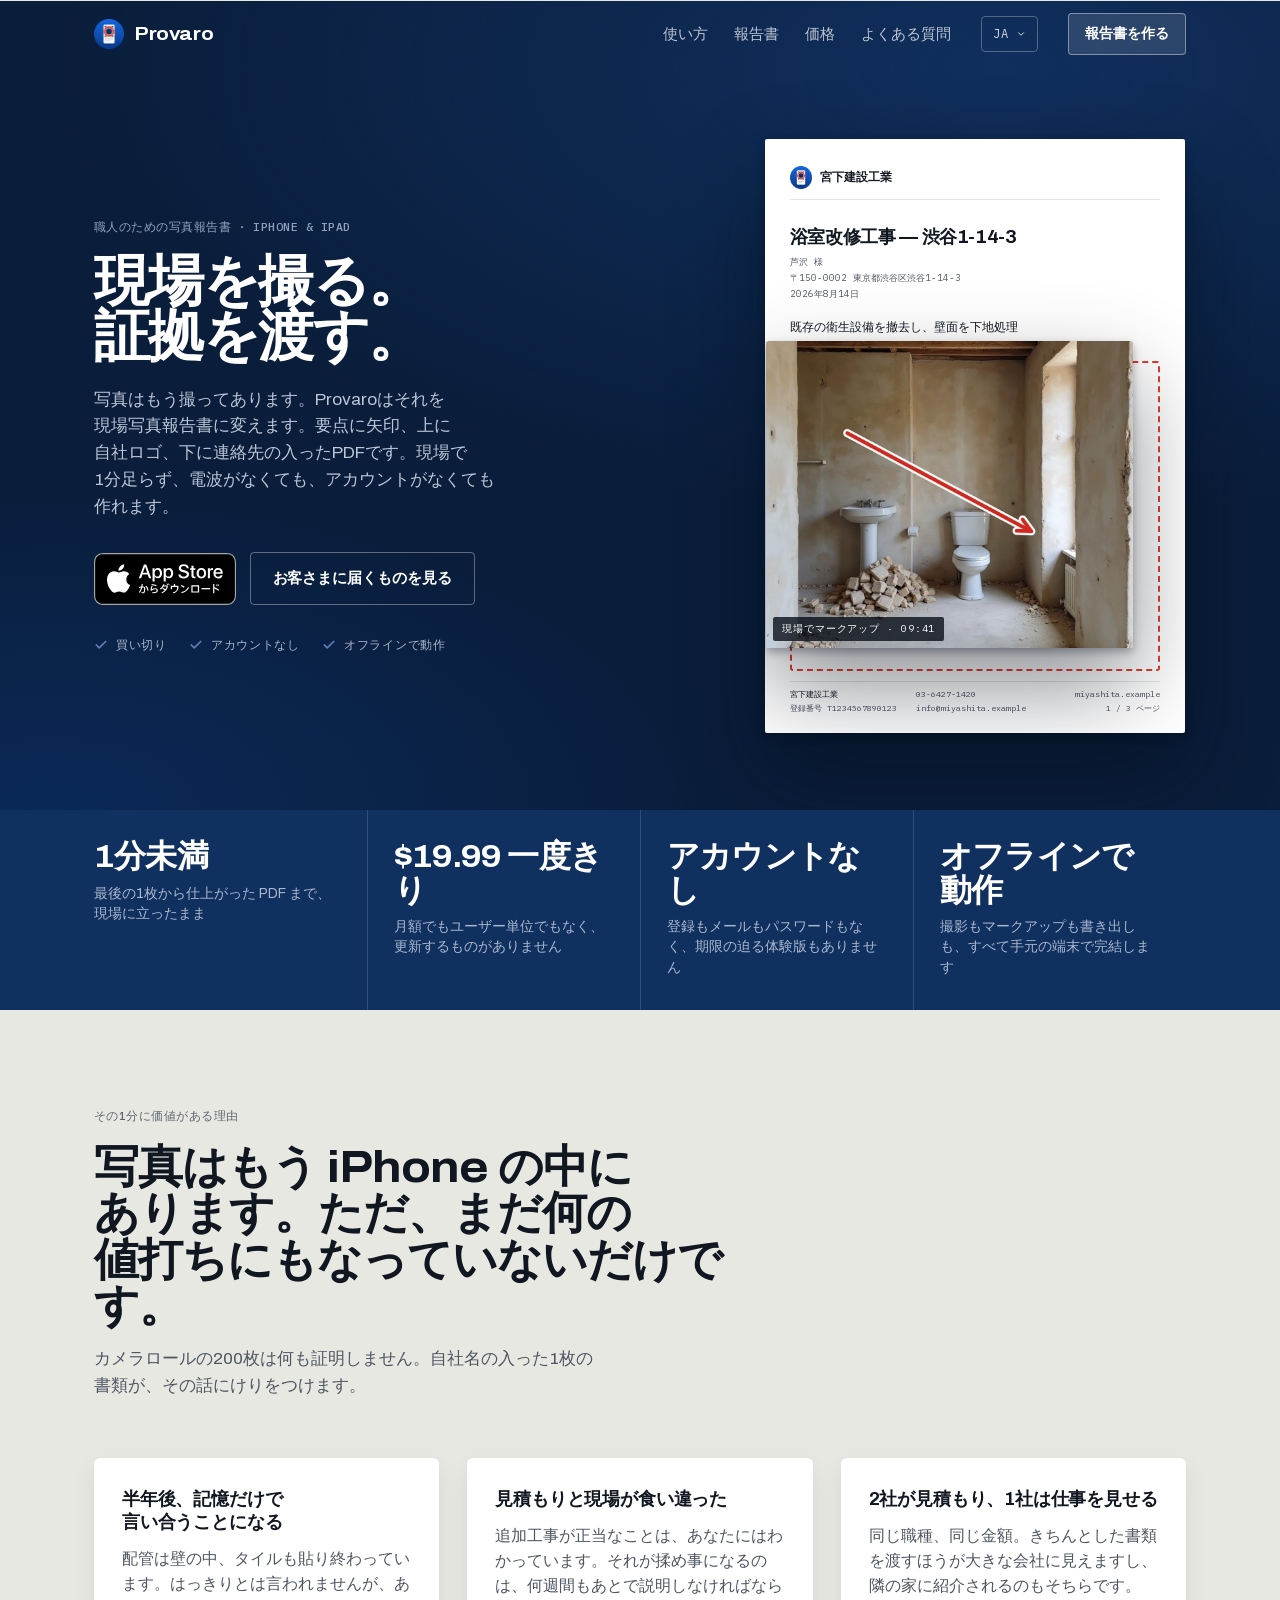
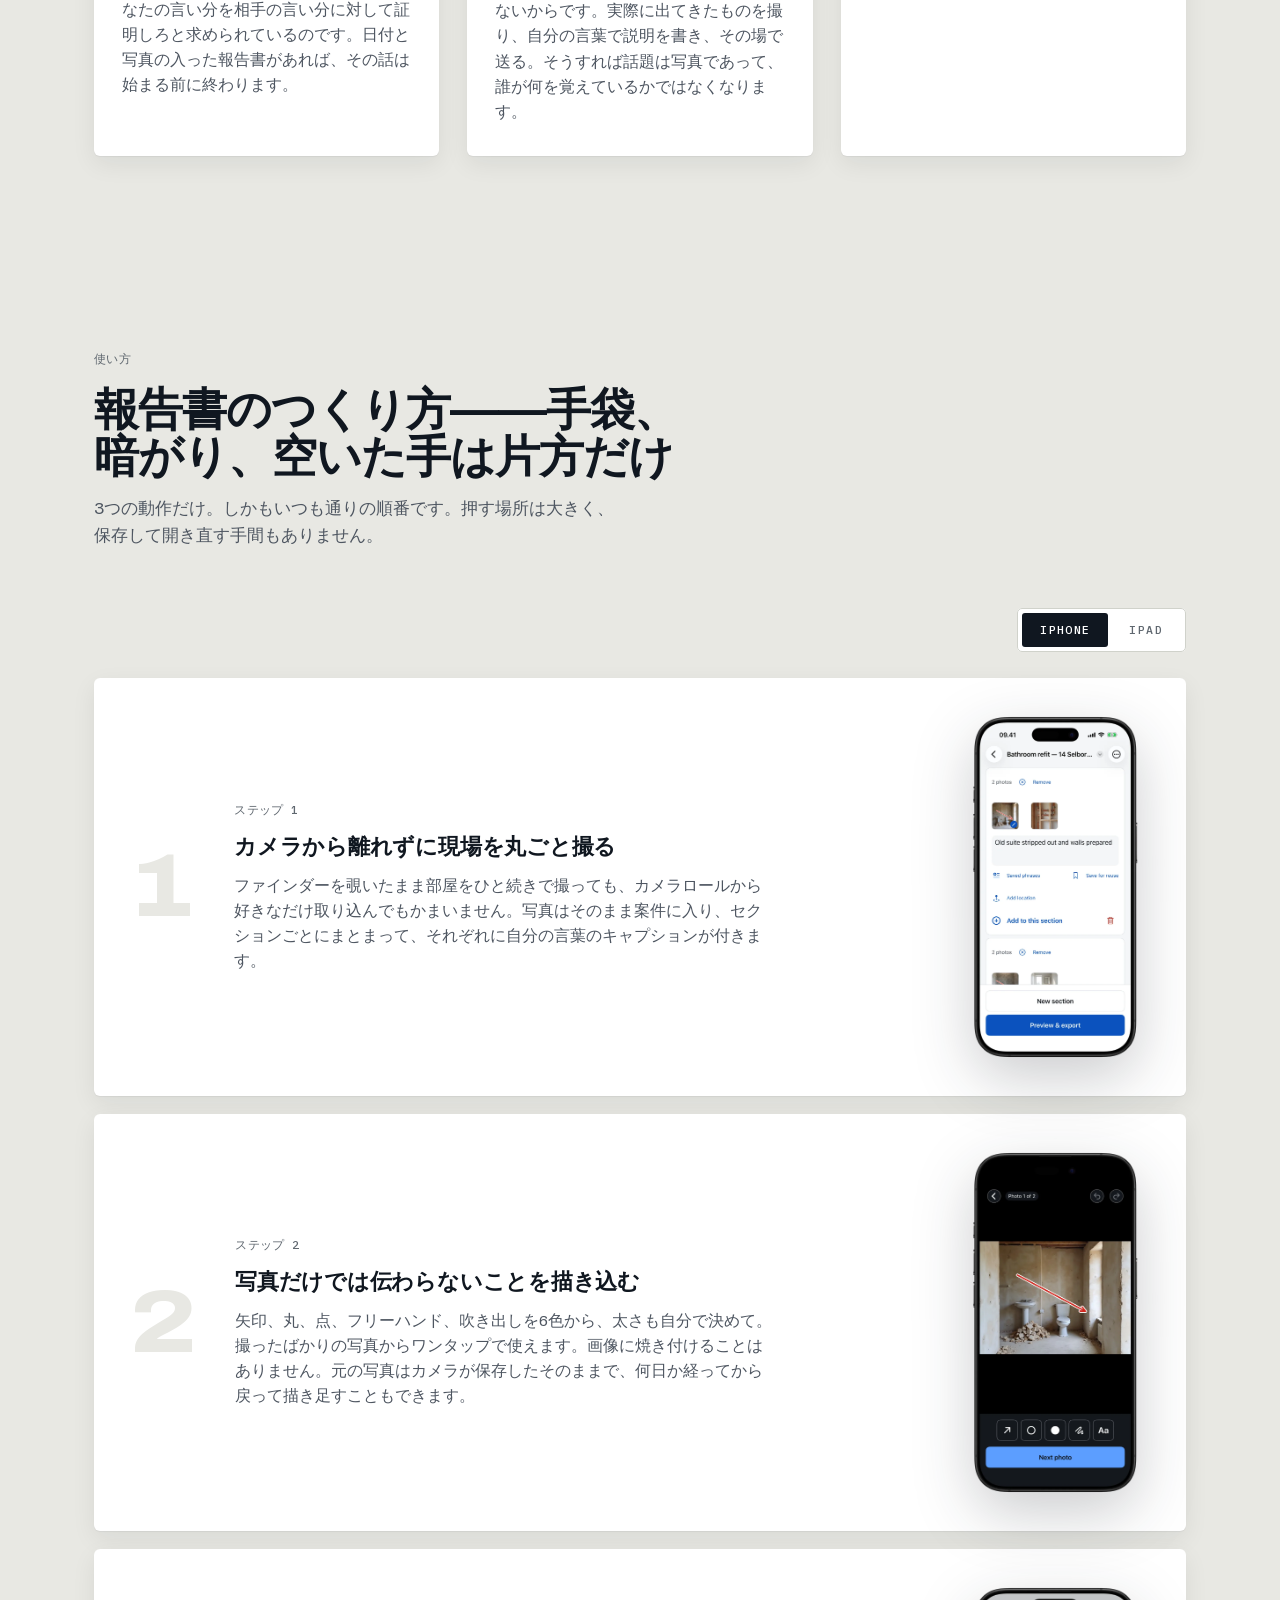
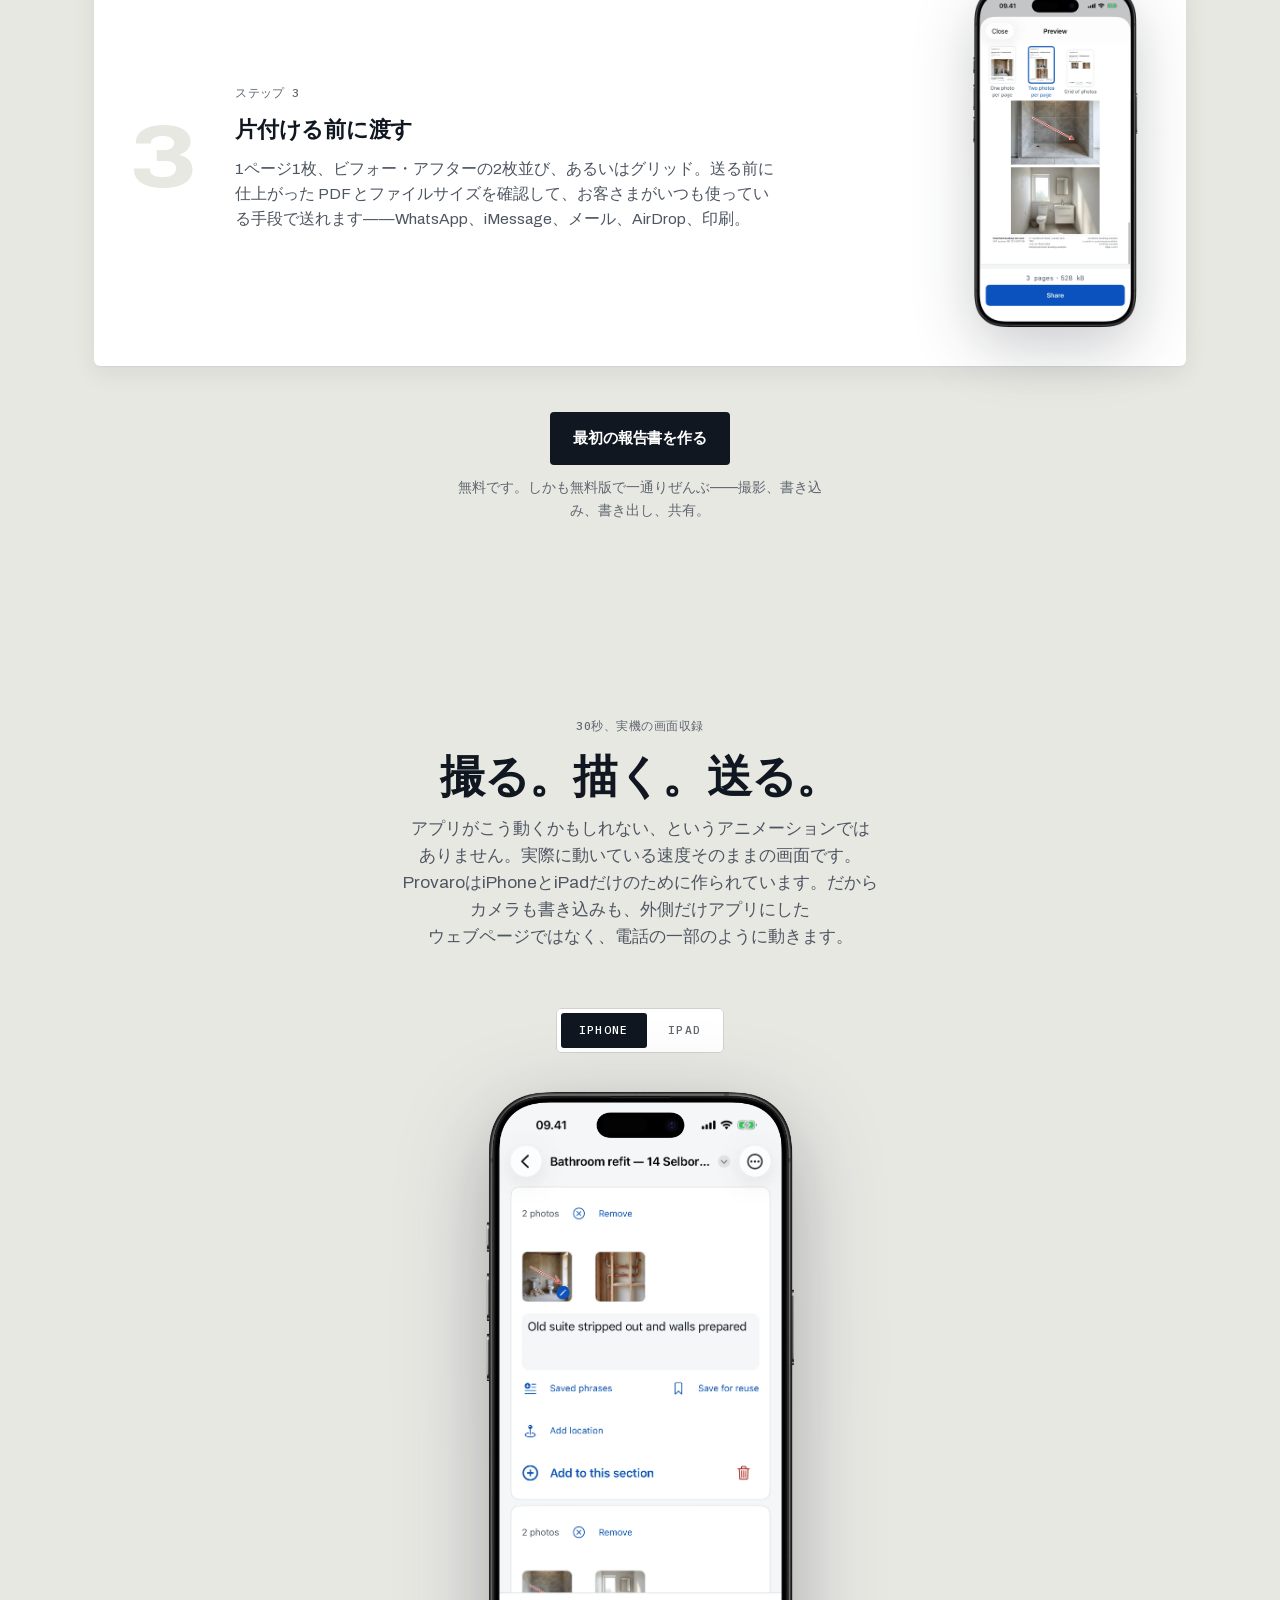
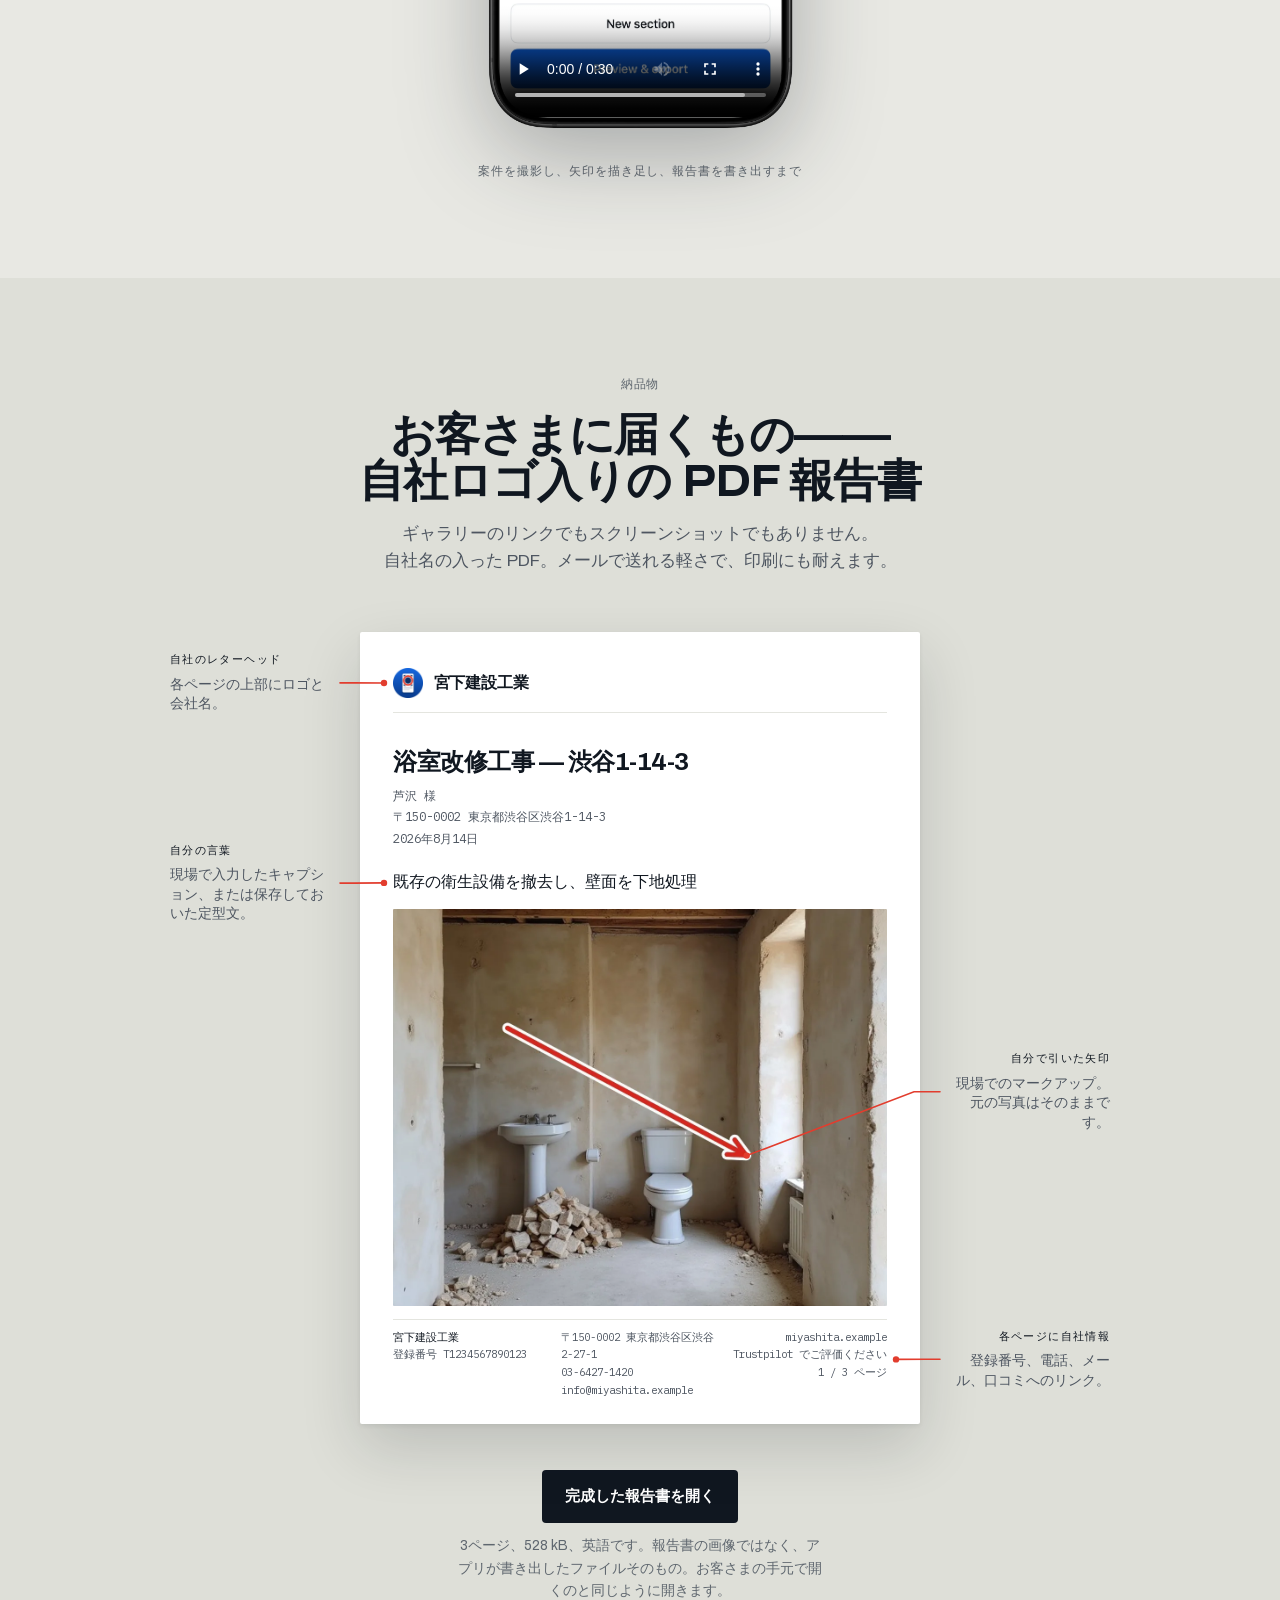
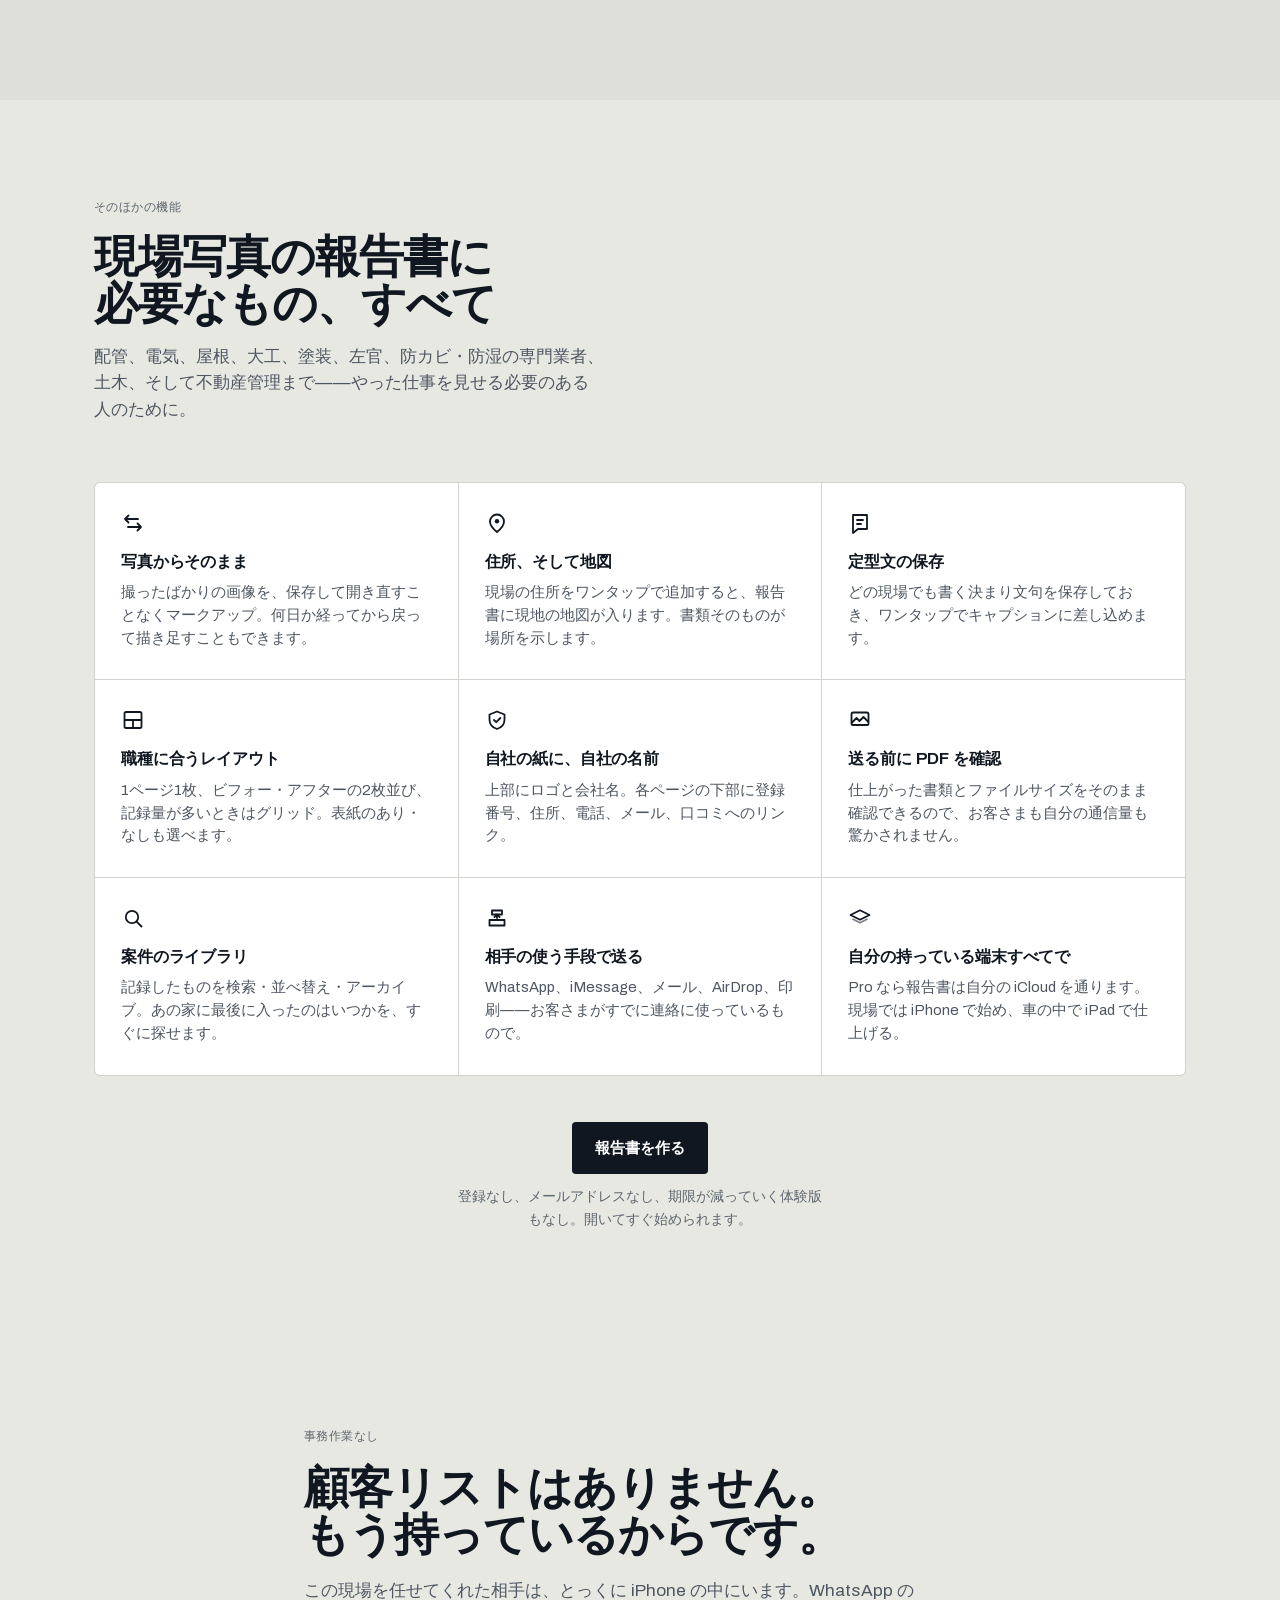
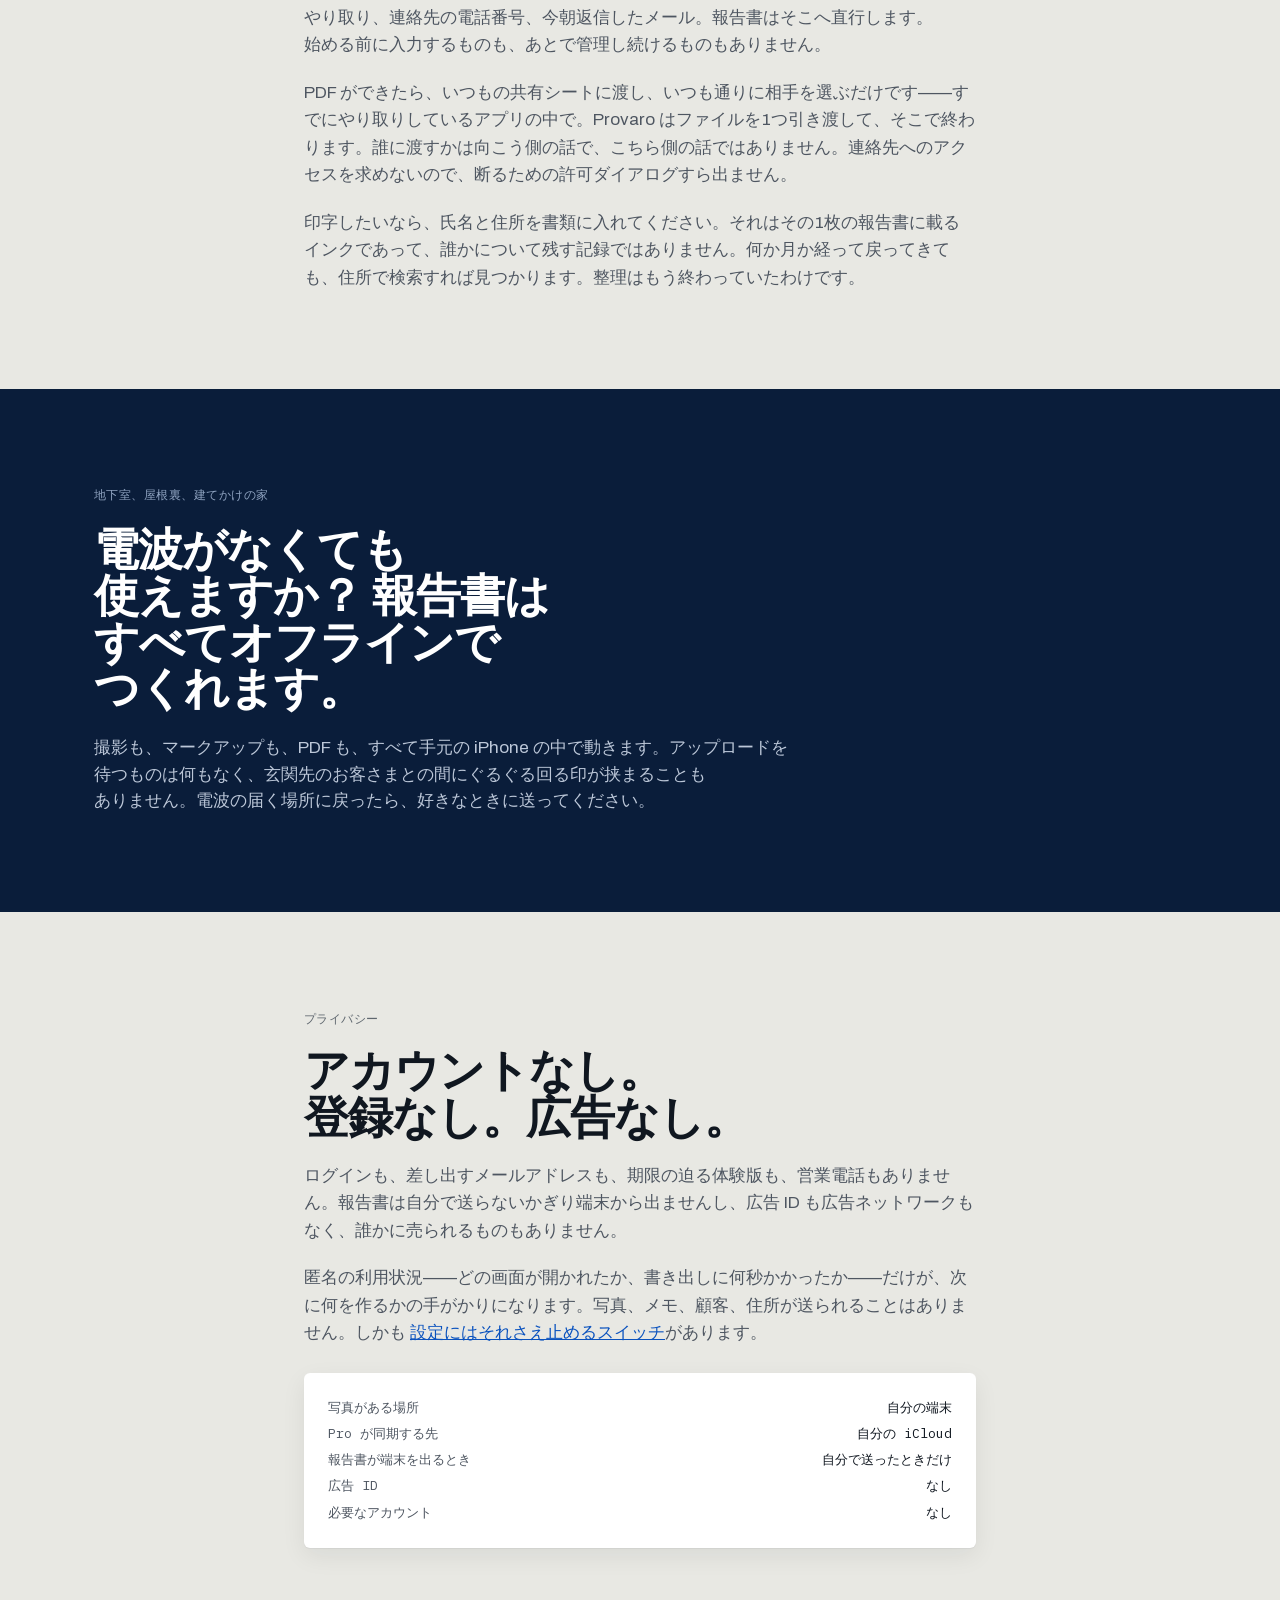
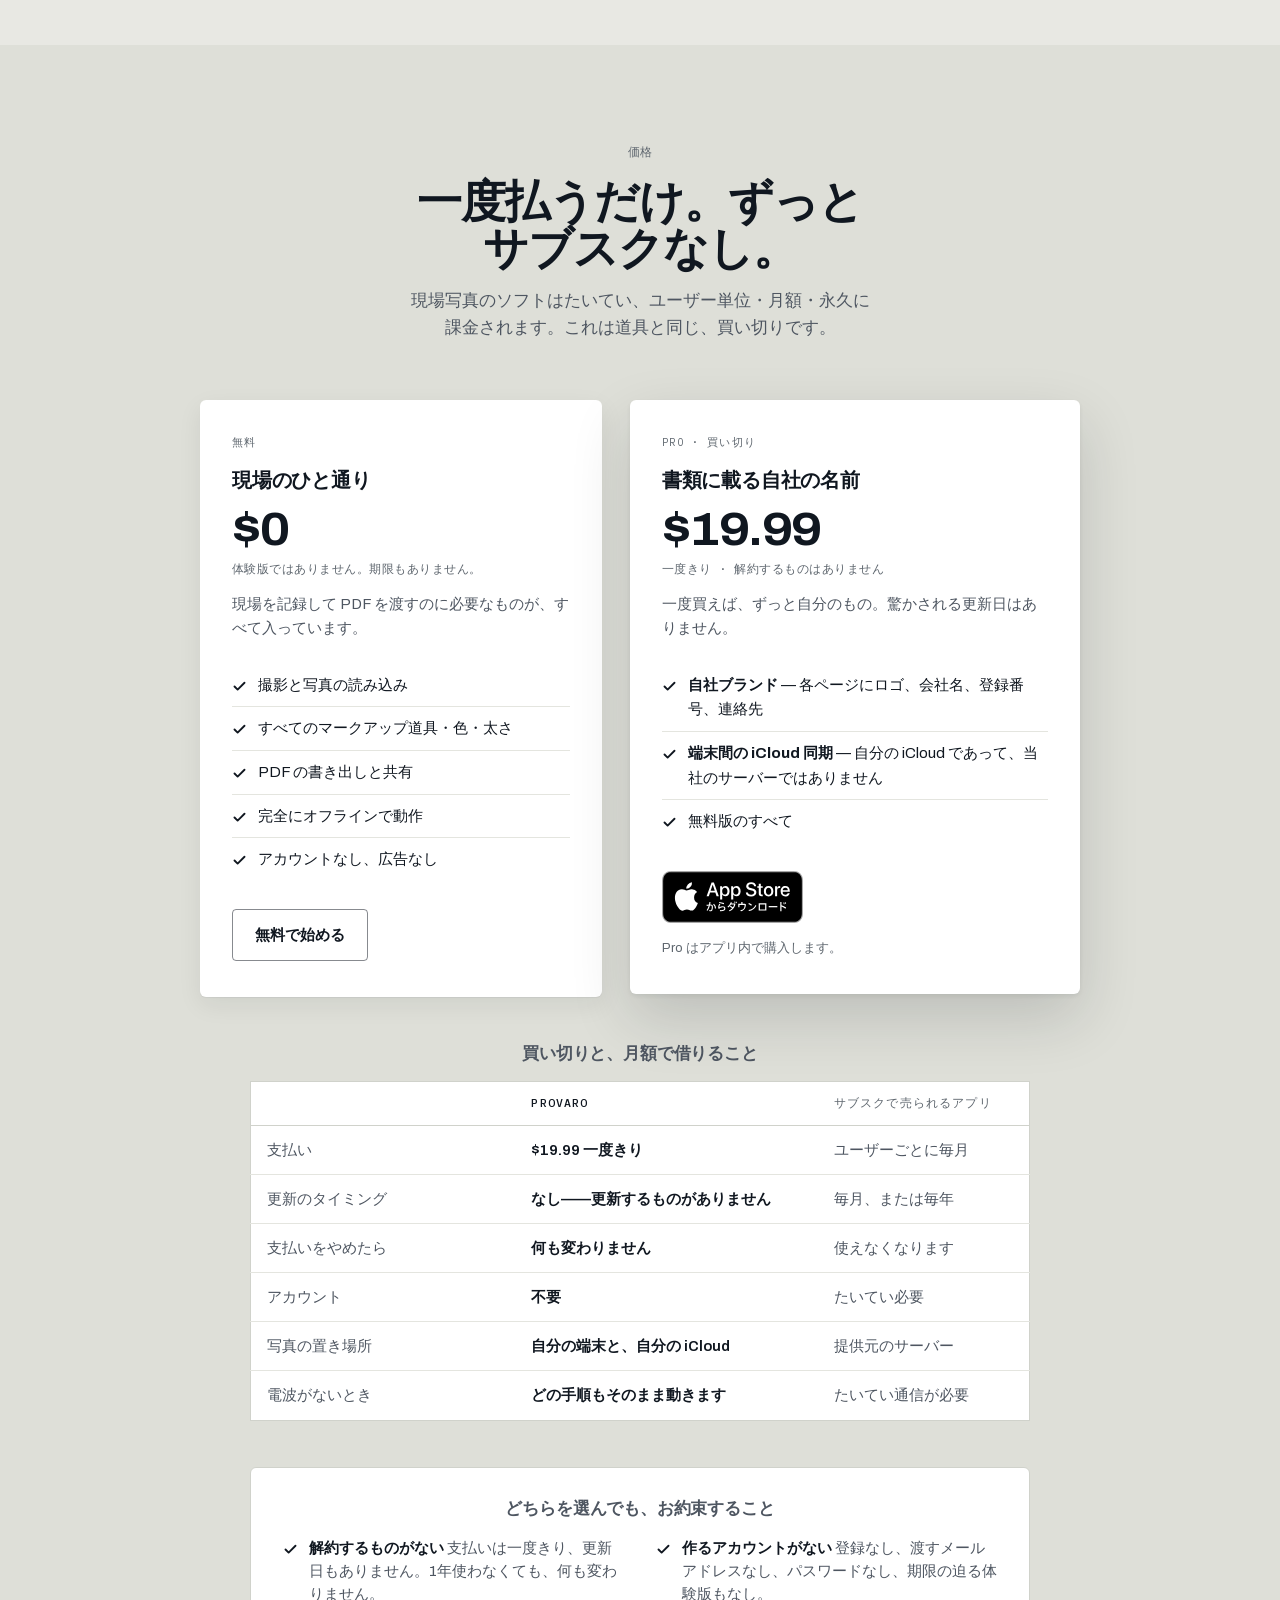
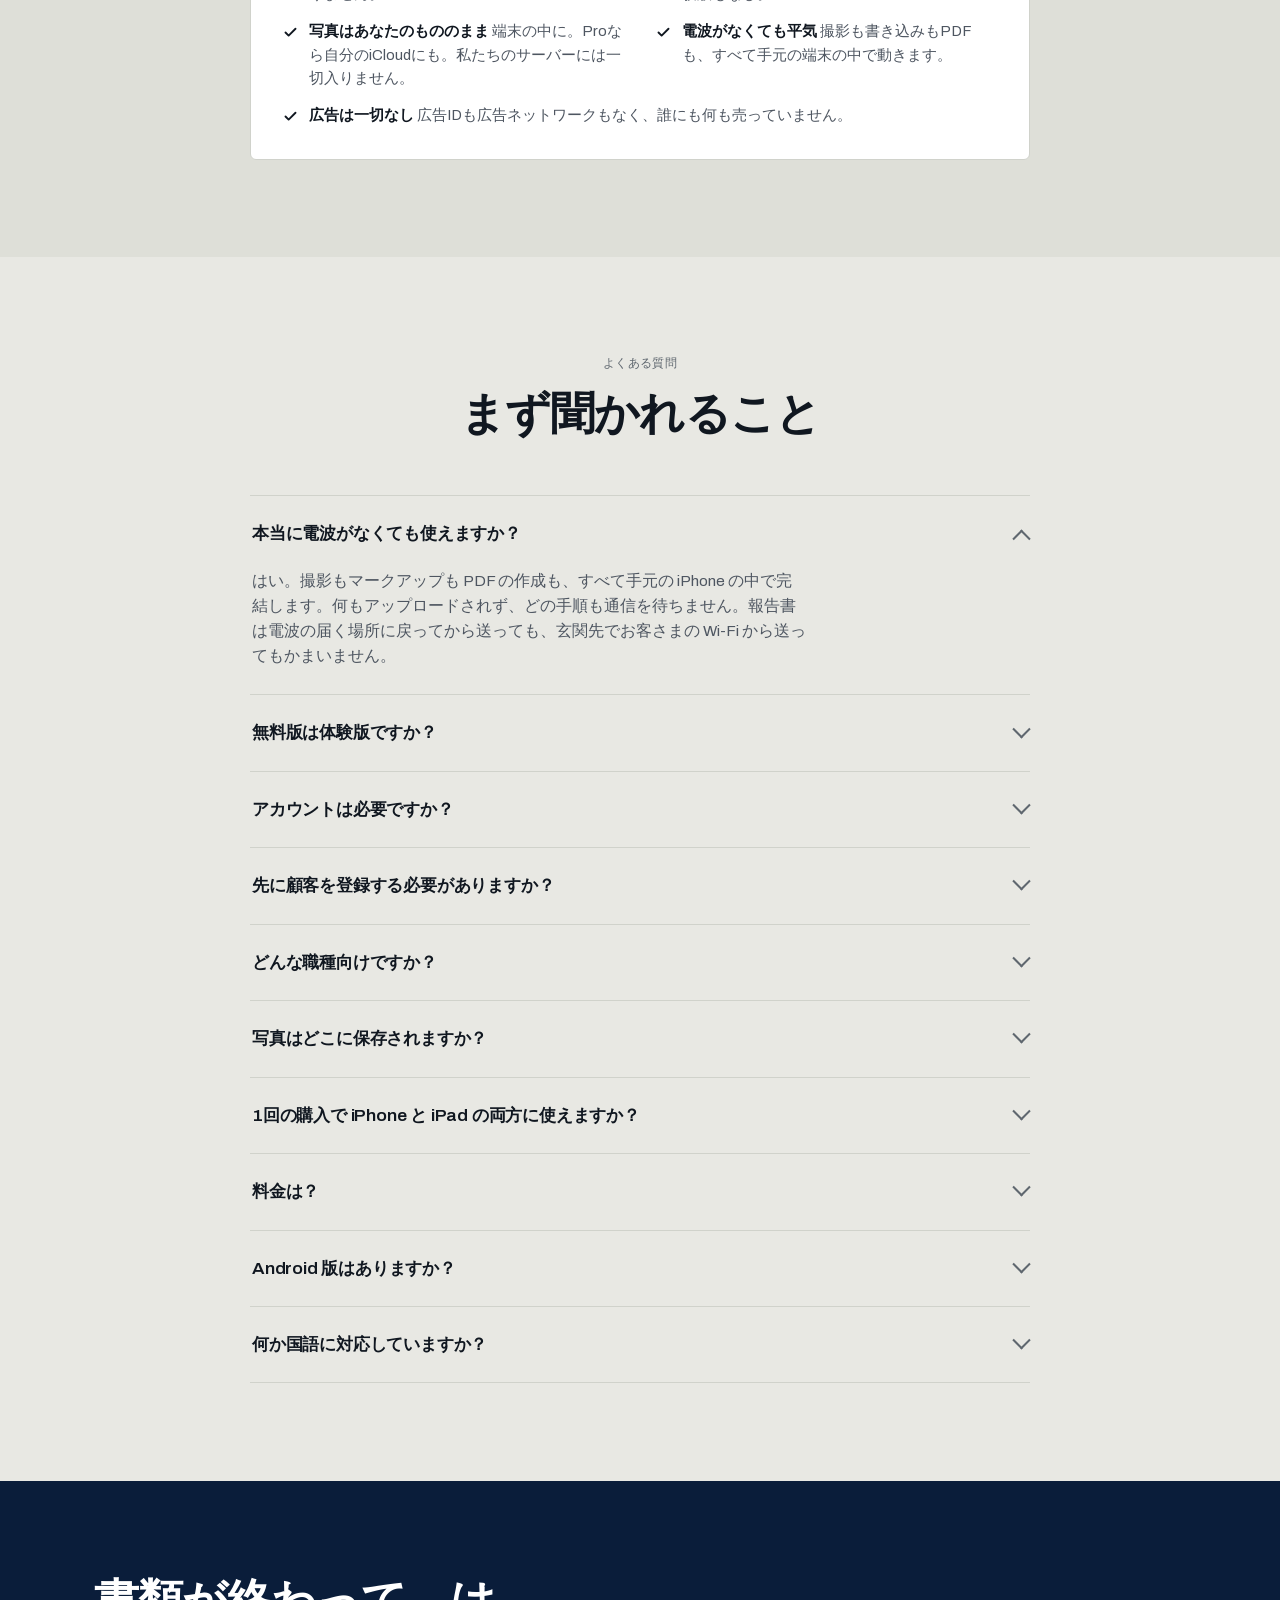
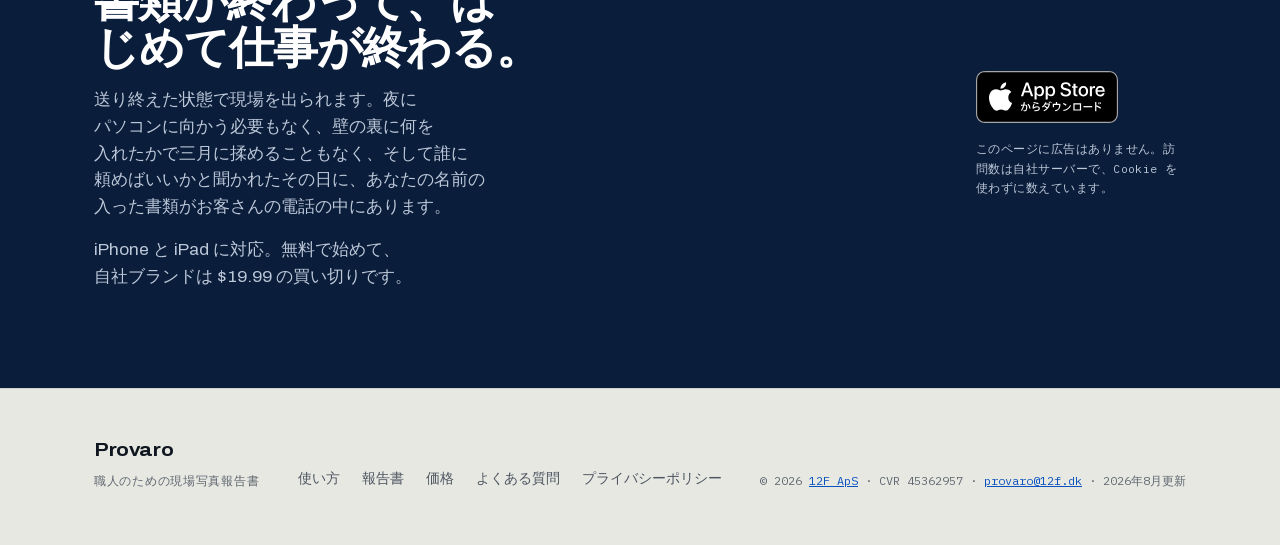
<file: ja/index.html>
<!DOCTYPE html>
<html lang="ja" data-price-primary="jp" data-price-secondary="none">
<head>
  <meta charset="utf-8" />
  <meta name="viewport" content="width=device-width, initial-scale=1, viewport-fit=cover" />
  <title>工事写真の報告書アプリ — Provaro</title>
  <meta name="description" content="現場の写真を1分足らずで自社名入りのPDFに。半年後でも、やった仕事をきちんと証明できます。" />
  <link rel="canonical" href="https://provaro.12f.dk/ja/" />
  <meta property="og:locale" content="ja_JP" />
  <!-- i18n:alternates — every translation points at every other one, self
       included, which is what Google asks for. tools/build-i18n.py copies this
       block unchanged; edit it here and rebuild. -->
  <link rel="alternate" hreflang="x-default" href="https://provaro.12f.dk/" />
  <link rel="alternate" hreflang="en" href="https://provaro.12f.dk/" />
  <link rel="alternate" hreflang="da" href="https://provaro.12f.dk/da/" />
  <link rel="alternate" hreflang="de" href="https://provaro.12f.dk/de/" />
  <link rel="alternate" hreflang="es" href="https://provaro.12f.dk/es/" />
  <link rel="alternate" hreflang="fr" href="https://provaro.12f.dk/fr/" />
  <link rel="alternate" hreflang="it" href="https://provaro.12f.dk/it/" />
  <link rel="alternate" hreflang="ja" href="https://provaro.12f.dk/ja/" />
  <link rel="alternate" hreflang="nl" href="https://provaro.12f.dk/nl/" />
  <link rel="alternate" hreflang="pl" href="https://provaro.12f.dk/pl/" />
  <link rel="alternate" hreflang="pt-BR" href="https://provaro.12f.dk/pt-br/" />
  <!-- /i18n:alternates -->
  <meta name="theme-color" content="#0A1D3A" />
  <link rel="icon" href="../assets/img/favicon.png" type="image/png" />
  <link rel="apple-touch-icon" href="../assets/img/apple-touch-icon.png" />

  <link rel="preload" href="../assets/fonts/archivo-400_800-latin.woff2" as="font" type="font/woff2" crossorigin />
  <link rel="preload" href="../assets/fonts/ibm-plex-mono-500-latin.woff2" as="font" type="font/woff2" crossorigin />
  <!-- BUMP ?v= WHENEVER css/styles.css CHANGES. Pages serves the stylesheet with
       a four-hour cache and no hash in its filename, so without a fresh query the
       new markup gets styled by the old rules for hours after a deploy. The HTML
       itself carries a much shorter TTL, so a changed token lands immediately. -->
  <link rel="stylesheet" href="../css/styles.css?v=2026-08-27a" />

  <meta property="og:type" content="website" />
  <meta property="og:site_name" content="Provaro" />
  <meta property="og:title" content="工事写真の報告書アプリ — Provaro" />
  <meta property="og:description" content="マークアップした写真を自社ロゴ入りの PDF に。現場で、1分もかからずに。買い切り、サブスクなし、アカウントなし。電波がなくても動きます。" />
  <meta property="og:url" content="https://provaro.12f.dk/ja/" />
  <meta property="og:image" content="https://provaro.12f.dk/assets/og/og-image.png" />
  <meta property="og:image:width" content="1200" />
  <meta property="og:image:height" content="630" />
  <meta name="twitter:card" content="summary_large_image" />
  <meta name="twitter:title" content="工事写真の報告書アプリ — Provaro" />
  <meta name="twitter:description" content="マークアップした写真を自社ロゴ入りの PDF に。現場で、1分もかからずに。買い切り。サブスクなし。" />
  <meta name="twitter:image" content="https://provaro.12f.dk/assets/og/og-image.png" />

  <!-- Every App Store link carries ?ct=site-provaro-ja&mt=8. Without it App Store
       Connect files each download from here into one undifferentiated "Web
       referrer" bucket; ct= fills the Campaign column instead, so the question
       "did the site do anything" has an answer. tools/build-i18n.py appends the
       language to the token on a translated page — site-provaro-de and the rest
       — which is what makes the ten translations measurable separately rather
       than as one number. Attribution only accrues from the day tagging ships;
       there is no backfill. See issue #35.

       ct is free text and capped at 40 characters, which the longest token
       here (site-provaro-pt-br, 18) is comfortably inside.

  Prices come from Apple, not from this file. tools/fetch-appstore-price.py
       reads them off the App Store and bakes the euro price into the markup
       above, so a crawler and a visitor with no JavaScript both read the real
       number. This then swaps in the visitor's own storefront price, because a
       Dane charged 99 kr should not be quoted euros. pricing.json is served
       from this domain, so the promise in the closing fineprint still holds:
       nothing here talks to anyone but us. -->
  <script>
    (function () {
      var url = '../assets/data/pricing.json?v=ea0ce7be';

      // A regional locale is the honest signal — someone in Denmark almost
      // always carries a -DK tag even when the interface language is English.
      // Failing that, the time zone names the country well enough to price it.
      var ZONES = {
        'Europe/Copenhagen': 'dk', 'Europe/Stockholm': 'se',
        'Europe/Oslo': 'no', 'Europe/London': 'gb', 'Europe/Zurich': 'ch',
        'Europe/Warsaw': 'pl', 'Europe/Prague': 'cz', 'Pacific/Auckland': 'nz',
        'Europe/Berlin': 'de', 'Europe/Vienna': 'de', 'Europe/Madrid': 'es',
        'Europe/Paris': 'fr', 'Europe/Rome': 'it', 'Europe/Amsterdam': 'nl',
        'Europe/Brussels': 'nl', 'Asia/Tokyo': 'jp',
        'America/Sao_Paulo': 'br', 'America/Bahia': 'br',
        'America/Fortaleza': 'br', 'America/Recife': 'br',
        'America/Toronto': 'ca', 'America/Vancouver': 'ca',
        'America/Edmonton': 'ca', 'America/Winnipeg': 'ca',
        'America/Halifax': 'ca', 'America/St_Johns': 'ca'
      };

      function regions() {
        var tags = (navigator.languages || [navigator.language || '']).slice(0);
        var out = [];
        tags.forEach(function (tag) {
          var m = /^[a-z]{2,3}[-_](?:[A-Za-z]{4}[-_])?([A-Za-z]{2})\b/.exec(tag);
          if (m) out.push(m[1].toUpperCase());
        });
        return out;
      }

      function zone() {
        try {
          var tz = Intl.DateTimeFormat().resolvedOptions().timeZone;
          if (ZONES[tz]) return ZONES[tz];
          if (/^(America|US)\//.test(tz)) return 'us';
          if (/^Australia\//.test(tz)) return 'au';
        } catch (e) {}
        return null;
      }

      // Which storefront this page is written for. The English page is
      // priced in euros and quotes kroner beside it; /de/ is priced in euros
      // the German way and quotes francs; /ja/ is priced in yen and quotes
      // nothing, because a third currency is noise. Absent, pricing.json
      // decides, which is what a page with no attributes gets.
      var root = document.documentElement;
      var PRIMARY = root.getAttribute('data-price-primary');
      var SECONDARY = root.getAttribute('data-price-secondary');

      function pick(data) {
        var sf = data.storefronts || {};
        var wanted = regions();
        for (var i = 0; i < wanted.length; i++) {
          for (var key in sf) {
            if (sf[key].regions.indexOf(wanted[i]) !== -1) return key;
          }
        }
        var byZone = zone();
        return sf[byZone] ? byZone : primary(data);
      }

      function primary(data) { return PRIMARY || data.primary; }
      function secondary(data) { return SECONDARY || data.secondary; }

      function apply(data) {
        var sf = data.storefronts || {};
        var hereKey = pick(data);
        var here = sf[hereKey];
        if (!here) return;
        var mine = primary(data), theirs = secondary(data);
        var home = sf[theirs] || null;

        // The small print quotes a second currency so the number can be
        // checked against a familiar one — kroner for the euro page, euros for
        // a Danish visitor. To anyone billed in a third currency it is just
        // noise, so they get the aside dropped rather than translated. A page
        // that names no second currency drops it for everyone.
        var other = hereKey === theirs ? sf[mine]
                  : hereKey === mine ? home : null;

        var aside = document.querySelector('[data-price-aside]');
        if (aside) aside.hidden = !other;

        var text = {
          free: here.free,
          pro: here.pro,
          'pro-secondary': other ? other.pro : null
        };

        var spans = document.querySelectorAll('[data-price]');
        for (var i = 0; i < spans.length; i++) {
          var value = text[spans[i].getAttribute('data-price')];
          if (value) spans[i].textContent = value;
        }
      }

      var loaded = fetch(url, { cache: 'no-cache' }).then(function (r) {
        if (!r.ok) throw new Error(r.status);
        return r.json();
      });

      function run() { loaded.then(apply).catch(function () {}); }

      if (document.readyState === 'loading') {
        document.addEventListener('DOMContentLoaded', run);
      } else {
        run();
      }
    })();
  </script>

  <!-- Umami: self-hosted on our own box, cookie-less, no cross-site identifier.
       It is the only request this page makes to anywhere but itself, which is
       why the fonts below it are self-hosted and the closing fineprint says
       plainly that visits are counted. -->
  <!-- Umami analytics: production-hostname guard — local dev (localhost/127.0.0.1/preview domains) never reports to the provaro.12f.dk production site. -->
<script>
(function(){var H="provaro.12f.dk",d=document;if(location.hostname===H||location.hostname==="www."+H){var s=d.createElement("script");s.src="https://umami.robert-jensen.dk/script.js";s.defer=true;s.dataset.websiteId="007e0c65-405a-4881-99a3-ca9bb0895715";s.dataset.performance="true";d.head.appendChild(s);}})();
</script>

  <script type="application/ld+json">
  {
    "@context": "https://schema.org",
    "@type": "MobileApplication",
    "name": "Provaro",
    "operatingSystem": "iOS",
    "applicationCategory": "BusinessApplication",
    "url": "https://provaro.12f.dk/ja/",
    "installUrl": "https://apps.apple.com/jp/app/provaro-job-photo-reports/id6800068309?ct=site-provaro-ja&mt=8",
    "author": {
      "@type": "Organization",
      "name": "12F ApS",
      "url": "https://www.12f.dk/",
      "email": "provaro@12f.dk",
      "sameAs": [
        "https://www.12f.dk/provaro/",
        "https://apps.apple.com/gb/developer/robert-jensen/id1786807724"
      ]
    },
    "publisher": {
      "@type": "Organization",
      "name": "12F ApS",
      "url": "https://www.12f.dk/",
      "email": "provaro@12f.dk"
    },
    "dateModified": "2026-08-27",
    "operatingSystemVersion": "iOS 17.0 or later",
    "description": "終わった現場を、そのまま本格的な写真報告書に。マークアップした写真を自社ロゴ入りの PDF にまとめ、現場で1分もかからずに仕上げます。オフラインで動作し、アカウントも広告もありません。",
    "featureList": [
      "カメラから離れずに現場を丸ごと撮影",
      "どの写真にも矢印・丸・点・フリーハンド・吹き出しを追加",
      "ロゴ、登録番号、連絡先が入った自社ブランドの PDF",
      "完全にオフラインで動作",
      "自分の端末どうしを iCloud で同期"
    ],
    "offers": [
      {
        "@type": "Offer",
        "price": "0",
        "priceCurrency": "JPY",
        "description": "無料版：撮影、マークアップ、書き出し、共有。体験版ではありません。"
      },
      {
        "@type": "Offer",
        "price": "3000",
        "priceCurrency": "JPY",
        "description": "Pro（買い切り）：報告書に自社ブランドを載せ、端末間を iCloud で同期します。一度きりの購入です。"
      }
    ],
    "inLanguage": "ja"
  }
  </script>

  <script type="application/ld+json">
  {
    "@context": "https://schema.org",
    "@type": "HowTo",
    "name": "現場で工事写真の報告書をつくる手順",
    "description": "終わった現場を撮り、要点をマークアップして、自社ロゴ入りの PDF 報告書を、現場から離れずにお客さまへ渡します。",
    "totalTime": "PT1M",
    "url": "https://provaro.12f.dk/ja/#how",
    "tool": [
      {
        "@type": "HowToTool",
        "name": "Provaro を入れた iPhone または iPad"
      }
    ],
    "step": [
      {
        "@type": "HowToStep",
        "name": "カメラから離れずに現場を丸ごと撮る",
        "text": "ファインダーを覗いたまま部屋をひと続きで撮っても、カメラロールから好きなだけ取り込んでもかまいません。写真はそのまま案件に入り、セクションごとにまとまって、それぞれに自分の言葉のキャプションが付きます。",
        "image": "https://provaro.12f.dk/assets/screens/iphone/framed/report-editor.webp",
        "url": "https://provaro.12f.dk/ja/#how"
      },
      {
        "@type": "HowToStep",
        "name": "写真だけでは伝わらないことをマークアップする",
        "text": "矢印、丸、点、フリーハンド、吹き出しを6色から、太さも自分で決めて、撮ったばかりの写真からワンタップで。元の写真はカメラが保存したそのままです。",
        "image": "https://provaro.12f.dk/assets/screens/iphone/framed/markup.webp",
        "url": "https://provaro.12f.dk/ja/#how"
      },
      {
        "@type": "HowToStep",
        "name": "片付ける前に報告書を渡す",
        "text": "1ページ1枚、ビフォー・アフターの2枚並び、あるいはグリッド。仕上がった PDF とファイルサイズを確認して、お客さまがいつも使っている手段で送ります——WhatsApp、iMessage、メール、AirDrop、印刷。",
        "image": "https://provaro.12f.dk/assets/screens/iphone/framed/document-preview.webp",
        "url": "https://provaro.12f.dk/ja/#how"
      }
    ],
    "inLanguage": "ja"
  }
  </script>

  <script type="application/ld+json">
  {
    "@context": "https://schema.org",
    "@type": "FAQPage",
    "mainEntity": [
      {
        "@type": "Question",
        "name": "Provaro は本当に電波がなくても使えますか？",
        "acceptedAnswer": {
          "@type": "Answer",
          "text": "はい。撮影もマークアップも PDF の作成も、すべて手元の iPhone の中で完結します。何もアップロードされず、どの手順も通信を待ちません。報告書は電波の届く場所に戻ってから送っても、玄関先でお客さまの Wi-Fi から送ってもかまいません。"
        }
      },
      {
        "@type": "Question",
        "name": "無料版は体験版ですか？",
        "acceptedAnswer": {
          "@type": "Answer",
          "text": "いいえ。無料版で現場のひと通り——撮影、マークアップ、書き出し、共有——ができ、期限もありません。Pro は ¥3,000 の一度きりの支払いで、報告書に自社ブランドが入り、iCloud 同期が有効になります。更新もなければ、解約するものもありません。"
        }
      },
      {
        "@type": "Question",
        "name": "アカウントは必要ですか？",
        "acceptedAnswer": {
          "@type": "Answer",
          "text": "いいえ。登録も、差し出すメールアドレスも、パスワードもありません。アプリを開いて、報告書を作り始めるだけです。"
        }
      },
      {
        "@type": "Question",
        "name": "先に顧客を Provaro に登録する必要がありますか？",
        "acceptedAnswer": {
          "@type": "Answer",
          "text": "いいえ。Provaro に顧客リストはなく、連絡先へのアクセスを求めることもありません。仕上がった PDF は iOS のいつもの共有シートに渡し、すでにやり取りしているアプリの中から、すでに持っている連絡先で相手を選ぶだけです。氏名と住所を報告書に印字したい場合は、その案件に入力します。それはその1枚の書類に載るインクであって、誰かについて残す記録ではありません。"
        }
      },
      {
        "@type": "Question",
        "name": "Provaro はどんな職種向けですか？",
        "acceptedAnswer": {
          "@type": "Answer",
          "text": "やった仕事を見せる必要のある人すべてに。配管、電気、屋根、大工、塗装、左官、防カビ・防湿の専門業者、土木、そして入退去の立ち会いをする不動産管理会社まで。"
        }
      },
      {
        "@type": "Question",
        "name": "写真はどこに保存されますか？",
        "acceptedAnswer": {
          "@type": "Answer",
          "text": "自分の端末の中だけです。報告書を自分で送らないかぎり、ほかのどこにも行きません。Pro では自分の iCloud アカウント経由でも同期しますが、当社のサーバーは通りません。アプリに広告 ID も広告ネットワークもありません。"
        }
      },
      {
        "@type": "Question",
        "name": "1回の購入で iPhone と iPad の両方に使えますか？",
        "acceptedAnswer": {
          "@type": "Answer",
          "text": "はい。現場では iPhone で報告書を作り始め、車の中で iPad で仕上げられます。Pro なら自分の iCloud を通じて両方が同じ状態に保たれます。"
        }
      },
      {
        "@type": "Question",
        "name": "Provaro の料金は？",
        "acceptedAnswer": {
          "@type": "Answer",
          "text": "撮影、マークアップ、書き出し、共有は無料——それで現場のひと通りができ、期限もありません。Pro は ¥3,000 の一度きりの支払いで、報告書に自社ブランドが入り、iCloud 同期が有効になります。月額はなく、解約するものもありません。"
        }
      },
      {
        "@type": "Question",
        "name": "Provaro に Android 版はありますか？",
        "acceptedAnswer": {
          "@type": "Answer",
          "text": "いいえ。Provaro は iPhone と iPad 専用で、iOS 17 以降が必要です。"
        }
      },
      {
        "@type": "Question",
        "name": "Provaro は何か国語に対応していますか？",
        "acceptedAnswer": {
          "@type": "Answer",
          "text": "アプリは英語とデンマーク語です。Provaro は iPhone にすでに設定されている言語に従うので、選ぶ必要はありません。"
        }
      }
    ],
    "inLanguage": "ja"
  }
  </script>
</head>
<body>
  <header class="site-header" id="site-header">
    <div class="wrap header-inner">
      <a class="brand" href="#top" translate="no">
        <img src="../assets/img/logo.png" alt="" width="30" height="30" />
        <span class="brand-name">Provaro</span>
      </a>
      <nav class="site-nav" aria-label="セクション">
        <a href="#how">使い方</a>
        <a href="#report">報告書</a>
        <a href="#pricing">価格</a>
        <a href="#faq">よくある質問</a>
      </nav>
      <!-- i18n:langpick — tools/build-i18n.py replaces this whole block, so the
           list of languages is edited here and nowhere else. -->
      <details class="lang-pick" translate="no">
        <summary aria-label="言語"><span class="lang-face">JA<svg width="10" height="10" viewBox="0 0 24 24" aria-hidden="true"><path d="M6 9l6 6 6-6" fill="none" stroke="currentColor" stroke-width="2.4" stroke-linecap="round" stroke-linejoin="round"/></svg></span></summary>
        <nav class="lang-menu" aria-label="言語">
          <a href="/" hreflang="en" lang="en">English</a>
          <a href="/da/" hreflang="da" lang="da">Dansk</a>
          <a href="/de/" hreflang="de" lang="de">Deutsch</a>
          <a href="/es/" hreflang="es" lang="es">Español</a>
          <a href="/fr/" hreflang="fr" lang="fr">Français</a>
          <a href="/it/" hreflang="it" lang="it">Italiano</a>
          <a href="/ja/" hreflang="ja" lang="ja" aria-current="true">日本語</a>
          <a href="/nl/" hreflang="nl" lang="nl">Nederlands</a>
          <a href="/pl/" hreflang="pl" lang="pl">Polski</a>
          <a href="/pt-br/" hreflang="pt-BR" lang="pt-BR">Português (BR)</a>
        </nav>
      </details>
      <!-- /i18n:langpick -->
      <a data-umami-event="appstore-click" data-umami-event-placement="nav" class="header-cta" href="https://apps.apple.com/jp/app/provaro-job-photo-reports/id6800068309?ct=site-provaro-ja&amp;mt=8" target="_blank" rel="noopener">報告書を作る</a>
    </div>
  </header>

  <main id="top">
    <!-- ================= HERO ================= -->
    <section class="hero">
      <div class="wrap hero-inner">
        <div>
          <p class="eyebrow">職人のための写真報告書 &middot; iPhone &amp; iPad</p>
          <h1><span class="ln">現場を撮る。</span> <span class="ln">証拠を渡す。</span></h1>
          <p class="lede">写真はもう撮ってあります。Provaroはそれを現場写真報告書に変えます。要点に矢印、上に自社ロゴ、下に連絡先の入ったPDFです。現場で1分足らず、電波がなくても、アカウントがなくても作れます。</p>
          <div class="actions">
            <a data-umami-event="appstore-click" data-umami-event-placement="cta" class="appstore" href="https://apps.apple.com/jp/app/provaro-job-photo-reports/id6800068309?ct=site-provaro-ja&amp;mt=8" target="_blank" rel="noopener">
              <img src="../assets/img/appstore-badge-ja.svg" alt="App Store からダウンロード" width="109" height="40" />
            </a>
            <a class="btn btn-line" href="#report">お客さまに届くものを見る</a>
          </div>
          <ul class="hero-ticks">
            <li><svg width="14" height="14" viewBox="0 0 24 24" aria-hidden="true"><path d="M20 6L9 17l-5-5" fill="none" stroke="currentColor" stroke-width="3" stroke-linecap="round" stroke-linejoin="round"/></svg> 買い切り</li>
            <li><svg width="14" height="14" viewBox="0 0 24 24" aria-hidden="true"><path d="M20 6L9 17l-5-5" fill="none" stroke="currentColor" stroke-width="3" stroke-linecap="round" stroke-linejoin="round"/></svg> アカウントなし</li>
            <li><svg width="14" height="14" viewBox="0 0 24 24" aria-hidden="true"><path d="M20 6L9 17l-5-5" fill="none" stroke="currentColor" stroke-width="3" stroke-linecap="round" stroke-linejoin="round"/></svg> オフラインで動作</li>
          </ul>
        </div>

        <div class="handover">
          <article class="doc" aria-label="仕上がった Provaro の報告書ページ">
            <div class="doc-head">
              <img src="../assets/img/logo.png" alt="" width="20" height="20" />
              <span class="doc-firm">宮下建設工業</span>
            </div>
            <p class="doc-title">浴室改修工事 &mdash; 渋谷1-14-3</p>
            <p class="doc-meta">芦沢 様<br /> 〒150-0002 東京都渋谷区渋谷1-14-3<br /> 2026年8月14日</p>
            <p class="doc-caption">既存の衛生設備を撤去し、壁面を下地処理</p>
            <div class="doc-plate">
              <div class="doc-shot empty">
                <figure class="capture">
                  <img src="../assets/photos/job-strip-out.webp" alt="解体した浴室の壁に赤い矢印が引かれ、報告書のページに収まっていく様子" width="1206" height="904" />
                  <figcaption class="capture-tag">現場でマークアップ &middot; 09:41</figcaption>
                </figure>
              </div>
            </div>
            <div class="doc-foot">
              <div><strong>宮下建設工業</strong>登録番号 T1234567890123</div>
              <div>03-6427-1420<br />info@miyashita.example</div>
              <div>miyashita.example<br />1 / 3 ページ</div>
            </div>
          </article>
        </div>
      </div>
    </section>

    <!-- ================= LEDGER ================= -->
    <section class="ledger" aria-label="ひと目で">
      <div class="wrap ledger-grid">
        <div class="ledger-item"><strong>1分未満</strong> <span>最後の1枚から仕上がった PDF まで、現場に立ったまま</span></div>
        <div class="ledger-item"><strong><span data-price="pro">¥3,000</span> 一度きり</strong> <span>月額でもユーザー単位でもなく、更新するものがありません</span></div>
        <div class="ledger-item"><strong>アカウントなし</strong> <span>登録もメールもパスワードもなく、期限の迫る体験版もありません</span></div>
        <div class="ledger-item"><strong>オフラインで動作</strong> <span>撮影もマークアップも書き出しも、すべて手元の端末で完結します</span></div>
      </div>
    </section>

    <!-- ================= STAKES ================= -->
    <section class="section">
      <div class="wrap">
        <div class="head">
          <span class="eyebrow">その1分に価値がある理由</span>
          <h2>写真はもう iPhone の中にあります。ただ、まだ何の値打ちにもなっていないだけです。</h2>
          <p class="lede">カメラロールの200枚は何も証明しません。自社名の入った1枚の書類が、その話にけりをつけます。</p>
        </div>
        <div class="stakes-grid">
          <article class="stake" data-reveal>
            <h3>半年後、記憶だけで言い合うことになる</h3>
            <p>配管は壁の中、タイルも貼り終わっています。はっきりとは言われませんが、あなたの言い分を相手の言い分に対して証明しろと求められているのです。日付と写真の入った報告書があれば、その話は始まる前に終わります。</p>
          </article>
          <article class="stake" data-reveal>
            <h3>見積もりと現場が食い違った</h3>
            <p>追加工事が正当なことは、あなたにはわかっています。それが揉め事になるのは、何週間もあとで説明しなければならないからです。実際に出てきたものを撮り、自分の言葉で説明を書き、その場で送る。そうすれば話題は写真であって、誰が何を覚えているかではなくなります。</p>
          </article>
          <article class="stake" data-reveal>
            <h3>2社が見積もり、1社は仕事を見せる</h3>
            <p>同じ職種、同じ金額。きちんとした書類を渡すほうが大きな会社に見えますし、隣の家に紹介されるのもそちらです。</p>
          </article>
        </div>
      </div>
    </section>

    <!-- ================= HOW IT WORKS ================= -->
    <section id="how" class="section">
      <div class="wrap">
        <div class="head">
          <span class="eyebrow">使い方</span>
          <h2>報告書のつくり方——手袋、暗がり、空いた手は片方だけ</h2>
          <p class="lede">3つの動作だけ。しかもいつも通りの順番です。押す場所は大きく、保存して開き直す手間もありません。</p>
        </div>
        <div class="device-pick" data-device-pick>
          <div class="switch-row right">
            <fieldset class="device-switch">
              <legend class="sr-only">この画面を表示する端末</legend>
              <input class="device-radio" type="radio" name="how-device" id="how-iphone" value="iphone" checked />
              <label for="how-iphone">iPhone</label>
              <input class="device-radio" type="radio" name="how-device" id="how-ipad" value="ipad" />
              <label for="how-ipad">iPad</label>
            </fieldset>
          </div>
          <ol class="steps">
            <li class="step" data-reveal>
              <span class="step-n" aria-hidden="true">1</span>
              <div class="step-body">
                <span class="eyebrow">ステップ 1</span>
                <h3>カメラから離れずに現場を丸ごと撮る</h3>
                <p>ファインダーを覗いたまま部屋をひと続きで撮っても、カメラロールから好きなだけ取り込んでもかまいません。写真はそのまま案件に入り、セクションごとにまとまって、それぞれに自分の言葉のキャプションが付きます。</p>
              </div>
              <div class="step-shot">
                <img class="on-iphone" src="../assets/screens/iphone/framed/report-editor.webp" alt="iPhone の Provaro で開いた案件。写真がセクションごとにまとまり、それぞれの下にキャプションが付いている" width="800" height="1606" loading="lazy" />
                <img class="on-ipad" src="../assets/screens/ipad/framed/report-editor.webp" alt="同じ案件を iPad で表示。左に報告書の一覧、その隣に開いた案件" width="800" height="1043" loading="lazy" />
              </div>
            </li>
            <li class="step" data-reveal>
              <span class="step-n" aria-hidden="true">2</span>
              <div class="step-body">
                <span class="eyebrow">ステップ 2</span>
                <h3>写真だけでは伝わらないことを描き込む</h3>
                <p>矢印、丸、点、フリーハンド、吹き出しを6色から、太さも自分で決めて。撮ったばかりの写真からワンタップで使えます。画像に焼き付けることはありません。元の写真はカメラが保存したそのままで、何日か経ってから戻って描き足すこともできます。</p>
              </div>
              <div class="step-shot">
                <img class="on-iphone" src="../assets/screens/iphone/framed/markup.webp" alt="iPhone の Provaro で写真に赤い矢印をマークアップしているところ。下にツールバー" width="800" height="1606" loading="lazy" />
                <img class="on-ipad" src="../assets/screens/ipad/framed/markup.webp" alt="同じマークアップを iPad で。写真が画面いっぱいに広がり、下にツールバー" width="800" height="1043" loading="lazy" />
              </div>
            </li>
            <li class="step" data-reveal>
              <span class="step-n" aria-hidden="true">3</span>
              <div class="step-body">
                <span class="eyebrow">ステップ 3</span>
                <h3>片付ける前に渡す</h3>
                <p>1ページ1枚、ビフォー・アフターの2枚並び、あるいはグリッド。送る前に仕上がった PDF とファイルサイズを確認して、お客さまがいつも使っている手段で送れます——WhatsApp、iMessage、メール、AirDrop、印刷。</p>
              </div>
              <div class="step-shot">
                <img class="on-iphone" src="../assets/screens/iphone/framed/document-preview.webp" alt="iPhone の Provaro で仕上がった自社ブランドの PDF。共有前にページ数とファイルサイズが表示されている" width="800" height="1606" loading="lazy" />
                <img class="on-ipad" src="../assets/screens/ipad/framed/document-preview.webp" alt="同じ書き出し画面を iPad で。レイアウトの選択と、開いた案件の上に重なる仕上がった PDF" width="800" height="1043" loading="lazy" />
              </div>
            </li>
          </ol>
        </div>
        <div class="section-cta">
          <a data-umami-event="appstore-click" data-umami-event-placement="cta" class="btn btn-solid" href="https://apps.apple.com/jp/app/provaro-job-photo-reports/id6800068309?ct=site-provaro-ja&amp;mt=8" target="_blank" rel="noopener">最初の報告書を作る</a>
          <p class="section-cta-note">無料です。しかも無料版で一通りぜんぶ——撮影、書き込み、書き出し、共有。</p>
        </div>
      </div>
    </section>

    <!-- ================= REEL ================= -->
    <section class="section">
      <div class="wrap">
        <div class="head centered">
          <span class="eyebrow">30秒、実機の画面収録</span>
          <h2>撮る。描く。送る。</h2>
          <p class="lede">アプリがこう動くかもしれない、というアニメーションではありません。実際に動いている速度そのままの画面です。ProvaroはiPhoneとiPadだけのために作られています。だからカメラも書き込みも、外側だけアプリにしたウェブページではなく、電話の一部のように動きます。</p>
        </div>
        <div class="device-pick" data-device-pick>
          <div class="switch-row">
            <fieldset class="device-switch">
              <legend class="sr-only">この端末で撮影した動画を再生</legend>
              <input class="device-radio" type="radio" name="reel-device" id="reel-iphone" value="iphone" checked />
              <label for="reel-iphone">iPhone</label>
              <input class="device-radio" type="radio" name="reel-device" id="reel-ipad" value="ipad" />
              <label for="reel-ipad">iPad</label>
            </fieldset>
          </div>
          <figure class="reel">
            <div class="reel-frame on-iphone">
              <video controls preload="metadata" playsinline poster="../assets/img/poster.webp">
                <source src="../assets/preview.webm" type="video/webm" />
                <source src="../assets/preview.mp4" type="video/mp4" />
                お使いのブラウザではこの動画を再生できません。
              </video>
              <img class="bezel" src="../assets/img/device-frame.webp" alt="" aria-hidden="true" />
            </div>
            <div class="reel-frame reel-ipad on-ipad">
              <video controls preload="metadata" playsinline poster="../assets/img/poster-ipad.webp">
                <source src="../assets/preview-ipad.webm" type="video/webm" />
                <source src="../assets/preview-ipad.mp4" type="video/mp4" />
                お使いのブラウザではこの動画を再生できません。
              </video>
              <img class="bezel" src="../assets/img/device-frame-ipad.webp" alt="" aria-hidden="true" />
            </div>
            <figcaption>案件を撮影し、矢印を描き足し、報告書を書き出すまで</figcaption>
          </figure>
        </div>
      </div>
    </section>

    <!-- ================= THE REPORT (signature) ================= -->
    <section id="report" class="section deliverable">
      <div class="wrap">
        <div class="head centered">
          <span class="eyebrow">納品物</span>
          <h2>お客さまに届くもの——自社ロゴ入りの PDF 報告書</h2>
          <p class="lede">ギャラリーのリンクでもスクリーンショットでもありません。自社名の入った PDF。メールで送れる軽さで、印刷にも耐えます。</p>
        </div>

        <div class="annotated" data-annotated>
          <svg class="annotated-lines" aria-hidden="true"></svg>

          <p class="callout" data-for="letterhead"><b>自社のレターヘッド</b>各ページの上部にロゴと会社名。</p>
          <p class="callout" data-for="caption"><b>自分の言葉</b>現場で入力したキャプション、または保存しておいた定型文。</p>
          <p class="callout right" data-for="arrow" data-lift="64"><b>自分で引いた矢印</b>現場でのマークアップ。元の写真はそのままです。</p>
          <p class="callout right" data-for="foot"><b>各ページに自社情報</b>登録番号、電話、メール、口コミへのリンク。</p>

          <div class="doc-frame">
            <article class="doc" aria-label="仕上がった Provaro の報告書ページ（注釈付き）">
              <div class="doc-head">
                <img src="../assets/img/logo.png" alt="" width="20" height="20" data-anno="letterhead" />
                <span class="doc-firm">宮下建設工業</span>
              </div>
              <p class="doc-title">浴室改修工事 &mdash; 渋谷1-14-3</p>
              <p class="doc-meta">芦沢 様<br /> 〒150-0002 東京都渋谷区渋谷1-14-3<br /> 2026年8月14日</p>
              <p class="doc-caption" data-anno="caption">既存の衛生設備を撤去し、壁面を下地処理</p>
              <div class="doc-plate">
                <div class="doc-shot">
                  <!-- data-anno-x/y is where the arrowhead sits in the source file,
                       measured off the red channel: 0.7017, 0.6210 of 1206x904. -->
                  <img src="../assets/photos/job-strip-out.webp"
                       alt="解体した浴室の壁に赤い矢印が引かれ、補修した隅を指している"
                       width="1206" height="904" loading="lazy"
                       data-anno="arrow" data-anno-x="0.7017" data-anno-y="0.6210" />
                </div>
              </div>
              <div class="doc-foot" data-anno="foot">
                <div><strong>宮下建設工業</strong>登録番号 T1234567890123</div>
                <div>〒150-0002 東京都渋谷区渋谷2-27-1<br />03-6427-1420<br />info@miyashita.example</div>
                <div>miyashita.example<br />Trustpilot でご評価ください<br />1 / 3 ページ</div>
              </div>
            </article>
          </div>

          <ul class="callout-list">
            <li><b>自社のレターヘッド</b>各ページの上部にロゴと会社名。</li>
            <li><b>自分の言葉</b>現場で入力したキャプション、または保存しておいた定型文。</li>
            <li><b>自分で引いた矢印</b>現場でのマークアップ。元の写真はそのままです。</li>
            <li><b>各ページに自社情報</b>登録番号、電話、メール、口コミへのリンク。</li>
          </ul>
        </div>
        <div class="section-cta">
          <a class="btn btn-solid" href="../assets/provaro-sample-report.pdf" target="_blank" rel="noopener">完成した報告書を開く</a>
          <p class="section-cta-note">3ページ、528&nbsp;kB、英語です。報告書の画像ではなく、アプリが書き出したファイルそのもの。お客さまの手元で開くのと同じように開きます。</p>
        </div>
      </div>
    </section>

    <!-- ================= FEATURES ================= -->
    <section id="features" class="section">
      <div class="wrap">
        <div class="head">
          <span class="eyebrow">そのほかの機能</span>
          <h2>現場写真の報告書に必要なもの、すべて</h2>
          <p class="lede">配管、電気、屋根、大工、塗装、左官、防カビ・防湿の専門業者、土木、そして不動産管理まで——やった仕事を見せる必要のある人のために。</p>
        </div>
        <div class="feature-grid">
          <article class="feature">
            <svg width="24" height="24" viewBox="0 0 24 24" aria-hidden="true"><path d="M4 8h13M4 8l3.5-3.5M4 8l3.5 3.5M20 16H7m13 0l-3.5-3.5M20 16l-3.5 3.5" fill="none" stroke="currentColor" stroke-width="1.8" stroke-linecap="round" stroke-linejoin="round"/></svg>
            <h3>写真からそのまま</h3>
            <p>撮ったばかりの画像を、保存して開き直すことなくマークアップ。何日か経ってから戻って描き足すこともできます。</p>
          </article>
          <article class="feature">
            <svg width="24" height="24" viewBox="0 0 24 24" aria-hidden="true"><path d="M12 21s-7-5.5-7-10.5A7 7 0 0 1 19 10.5C19 15.5 12 21 12 21z" fill="none" stroke="currentColor" stroke-width="1.8" stroke-linejoin="round"/><circle cx="12" cy="10.3" r="2.2" fill="currentColor"/></svg>
            <h3>住所、そして地図</h3>
            <p>現場の住所をワンタップで追加すると、報告書に現地の地図が入ります。書類そのものが場所を示します。</p>
          </article>
          <article class="feature">
            <svg width="24" height="24" viewBox="0 0 24 24" aria-hidden="true"><path d="M5 4h14v14h-9l-5 4V4z" fill="none" stroke="currentColor" stroke-width="1.8" stroke-linejoin="round"/><path d="M9 9h6M9 13h4" stroke="currentColor" stroke-width="1.8" stroke-linecap="round"/></svg>
            <h3>定型文の保存</h3>
            <p>どの現場でも書く決まり文句を保存しておき、ワンタップでキャプションに差し込めます。</p>
          </article>
          <article class="feature">
            <svg width="24" height="24" viewBox="0 0 24 24" aria-hidden="true"><rect x="3.5" y="4" width="17" height="16" rx="1.6" fill="none" stroke="currentColor" stroke-width="1.8"/><path d="M3.5 12h17M12 12v8" fill="none" stroke="currentColor" stroke-width="1.8"/></svg>
            <h3>職種に合うレイアウト</h3>
            <p>1ページ1枚、ビフォー・アフターの2枚並び、記録量が多いときはグリッド。表紙のあり・なしも選べます。</p>
          </article>
          <article class="feature">
            <svg width="24" height="24" viewBox="0 0 24 24" aria-hidden="true"><path d="M12 3.5l7.5 3v5.2c0 4.6-3.1 7.8-7.5 9.3-4.4-1.5-7.5-4.7-7.5-9.3V6.5l7.5-3z" fill="none" stroke="currentColor" stroke-width="1.8" stroke-linejoin="round"/><path d="M9 12l2.2 2.2L15.4 10" fill="none" stroke="currentColor" stroke-width="1.8" stroke-linecap="round" stroke-linejoin="round"/></svg>
            <h3>自社の紙に、自社の名前</h3>
            <p>上部にロゴと会社名。各ページの下部に登録番号、住所、電話、メール、口コミへのリンク。</p>
          </article>
          <article class="feature">
            <svg width="24" height="24" viewBox="0 0 24 24" aria-hidden="true"><rect x="3.5" y="4.5" width="17" height="12.5" rx="1.6" fill="none" stroke="currentColor" stroke-width="1.8"/><path d="M4 14.5l4.5-4.5 3 3 4-4 4.5 4.5" fill="none" stroke="currentColor" stroke-width="1.8" stroke-linecap="round" stroke-linejoin="round"/></svg>
            <h3>送る前に PDF を確認</h3>
            <p>仕上がった書類とファイルサイズをそのまま確認できるので、お客さまも自分の通信量も驚かされません。</p>
          </article>
          <article class="feature">
            <svg width="24" height="24" viewBox="0 0 24 24" aria-hidden="true"><circle cx="11" cy="11" r="6.2" fill="none" stroke="currentColor" stroke-width="1.8"/><path d="M15.6 15.6L20.5 20.5" stroke="currentColor" stroke-width="1.8" stroke-linecap="round"/></svg>
            <h3>案件のライブラリ</h3>
            <p>記録したものを検索・並べ替え・アーカイブ。あの家に最後に入ったのはいつかを、すぐに探せます。</p>
          </article>
          <article class="feature">
            <svg width="24" height="24" viewBox="0 0 24 24" aria-hidden="true"><path d="M7 4.5h10v4H7zM4.5 14h15v5.5h-15z" fill="none" stroke="currentColor" stroke-width="1.8" stroke-linejoin="round"/><path d="M12 8.5v3.5M9.4 11l2.6-2.6L14.6 11" fill="none" stroke="currentColor" stroke-width="1.8" stroke-linecap="round" stroke-linejoin="round"/></svg>
            <h3>相手の使う手段で送る</h3>
            <p>WhatsApp、iMessage、メール、AirDrop、印刷——お客さまがすでに連絡に使っているもので。</p>
          </article>
          <article class="feature">
            <svg width="24" height="24" viewBox="0 0 24 24" aria-hidden="true"><path d="M2.5 9L12 4.3 21.5 9 12 13.7 2.5 9z" fill="none" stroke="currentColor" stroke-width="1.8" stroke-linejoin="round"/><path d="M4.5 13l7.5 3.7 7.5-3.7" fill="none" stroke="currentColor" stroke-width="1.8" stroke-linejoin="round" opacity=".55"/></svg>
            <h3>自分の持っている端末すべてで</h3>
            <p>Pro なら報告書は自分の iCloud を通ります。現場では iPhone で始め、車の中で iPad で仕上げる。</p>
          </article>
        </div>
        <div class="section-cta">
          <a data-umami-event="appstore-click" data-umami-event-placement="cta" class="btn btn-solid" href="https://apps.apple.com/jp/app/provaro-job-photo-reports/id6800068309?ct=site-provaro-ja&amp;mt=8" target="_blank" rel="noopener">報告書を作る</a>
          <p class="section-cta-note">登録なし、メールアドレスなし、期限が減っていく体験版もなし。開いてすぐ始められます。</p>
        </div>
      </div>
    </section>

    <!-- ================= NO CUSTOMER LIST ================= -->
    <section id="no-list" class="section">
      <div class="wrap narrow">
        <div class="prose-inner">
          <span class="eyebrow">事務作業なし</span>
          <h2>顧客リストはありません。もう持っているからです。</h2>
          <p class="lede">この現場を任せてくれた相手は、とっくに iPhone の中にいます。WhatsApp のやり取り、連絡先の電話番号、今朝返信したメール。報告書はそこへ直行します。始める前に入力するものも、あとで管理し続けるものもありません。</p>
          <p>PDF ができたら、いつもの共有シートに渡し、いつも通りに相手を選ぶだけです——すでにやり取りしているアプリの中で。Provaro はファイルを1つ引き渡して、そこで終わります。誰に渡すかは向こう側の話で、こちら側の話ではありません。連絡先へのアクセスを求めないので、断るための許可ダイアログすら出ません。</p>
          <p>印字したいなら、氏名と住所を書類に入れてください。それはその1枚の報告書に載るインクであって、誰かについて残す記録ではありません。何か月か経って戻ってきても、住所で検索すれば見つかります。整理はもう終わっていたわけです。</p>
        </div>
      </div>
    </section>

    <!-- ================= OFFLINE ================= -->
    <section id="offline" class="section on-dark">
      <div class="wrap">
        <div class="offline-inner">
          <span class="eyebrow">地下室、屋根裏、建てかけの家</span>
          <h2>電波がなくても使えますか？ 報告書はすべてオフラインでつくれます。</h2>
          <p class="lede">撮影も、マークアップも、PDF も、すべて手元の iPhone の中で動きます。アップロードを待つものは何もなく、玄関先のお客さまとの間にぐるぐる回る印が挟まることもありません。電波の届く場所に戻ったら、好きなときに送ってください。</p>
        </div>
      </div>
    </section>

    <!-- ================= PRIVACY ================= -->
    <section id="privacy" class="section">
      <div class="wrap narrow">
        <div class="privacy-inner">
          <span class="eyebrow">プライバシー</span>
          <h2>アカウントなし。登録なし。広告なし。</h2>
          <p>ログインも、差し出すメールアドレスも、期限の迫る体験版も、営業電話もありません。報告書は自分で送らないかぎり端末から出ませんし、広告 ID も広告ネットワークもなく、誰かに売られるものもありません。</p>
          <p>匿名の利用状況——どの画面が開かれたか、書き出しに何秒かかったか——だけが、次に何を作るかの手がかりになります。写真、メモ、顧客、住所が送られることはありません。しかも <a href="https://www.12f.dk/provaro/privacy-policy/">設定にはそれさえ止めるスイッチ</a>があります。</p>
          <div class="receipt">
            <span data-value="自分の端末">写真がある場所</span>
            <span data-value="自分の iCloud">Pro が同期する先</span>
            <span data-value="自分で送ったときだけ">報告書が端末を出るとき</span>
            <span data-value="なし">広告 ID</span>
            <span data-value="なし">必要なアカウント</span>
          </div>
        </div>
      </div>
    </section>

    <!-- ================= PRICING ================= -->
    <section id="pricing" class="section deliverable">
      <div class="wrap">
        <div class="head centered">
          <span class="eyebrow">価格</span>
          <h2>一度払うだけ。ずっとサブスクなし。</h2>
          <p class="lede">現場写真のソフトはたいてい、ユーザー単位・月額・永久に課金されます。これは道具と同じ、買い切りです。</p>
        </div>
        <div class="pricing">
          <div class="plan">
            <span class="plan-flag">無料</span>
            <h3>現場のひと通り</h3>
            <p class="plan-price"><span data-price="free">¥0</span><small>体験版ではありません。期限もありません。</small></p>
            <p class="plan-bill">現場を記録して PDF を渡すのに必要なものが、すべて入っています。</p>
            <ul>
              <li><svg width="15" height="15" viewBox="0 0 24 24" aria-hidden="true"><path d="M20 6L9 17l-5-5" fill="none" stroke="currentColor" stroke-width="3" stroke-linecap="round" stroke-linejoin="round"/></svg>撮影と写真の読み込み</li>
              <li><svg width="15" height="15" viewBox="0 0 24 24" aria-hidden="true"><path d="M20 6L9 17l-5-5" fill="none" stroke="currentColor" stroke-width="3" stroke-linecap="round" stroke-linejoin="round"/></svg>すべてのマークアップ道具・色・太さ</li>
              <li><svg width="15" height="15" viewBox="0 0 24 24" aria-hidden="true"><path d="M20 6L9 17l-5-5" fill="none" stroke="currentColor" stroke-width="3" stroke-linecap="round" stroke-linejoin="round"/></svg>PDF の書き出しと共有</li>
              <li><svg width="15" height="15" viewBox="0 0 24 24" aria-hidden="true"><path d="M20 6L9 17l-5-5" fill="none" stroke="currentColor" stroke-width="3" stroke-linecap="round" stroke-linejoin="round"/></svg>完全にオフラインで動作</li>
              <li><svg width="15" height="15" viewBox="0 0 24 24" aria-hidden="true"><path d="M20 6L9 17l-5-5" fill="none" stroke="currentColor" stroke-width="3" stroke-linecap="round" stroke-linejoin="round"/></svg>アカウントなし、広告なし</li>
            </ul>
            <a data-umami-event="appstore-click" data-umami-event-placement="cta" class="btn btn-line" href="https://apps.apple.com/jp/app/provaro-job-photo-reports/id6800068309?ct=site-provaro-ja&amp;mt=8" target="_blank" rel="noopener">無料で始める</a>
          </div>
          <div class="plan plan-pro">
            <span class="plan-flag">Pro &middot; 買い切り</span>
            <h3>書類に載る自社の名前</h3>
            <p class="plan-price"><span data-price="pro">¥3,000</span><small>一度きり &middot; 解約するものはありません</small></p>
            <p class="plan-bill">一度買えば、ずっと自分のもの。驚かされる更新日はありません。</p>
            <ul>
              <li><svg width="15" height="15" viewBox="0 0 24 24" aria-hidden="true"><path d="M20 6L9 17l-5-5" fill="none" stroke="currentColor" stroke-width="3" stroke-linecap="round" stroke-linejoin="round"/></svg><strong>自社ブランド</strong> — 各ページにロゴ、会社名、登録番号、連絡先</li>
              <li><svg width="15" height="15" viewBox="0 0 24 24" aria-hidden="true"><path d="M20 6L9 17l-5-5" fill="none" stroke="currentColor" stroke-width="3" stroke-linecap="round" stroke-linejoin="round"/></svg><strong>端末間の iCloud 同期</strong> — 自分の iCloud であって、当社のサーバーではありません</li>
              <li><svg width="15" height="15" viewBox="0 0 24 24" aria-hidden="true"><path d="M20 6L9 17l-5-5" fill="none" stroke="currentColor" stroke-width="3" stroke-linecap="round" stroke-linejoin="round"/></svg>無料版のすべて</li>
            </ul>
            <a data-umami-event="appstore-click" data-umami-event-placement="cta" class="appstore" href="https://apps.apple.com/jp/app/provaro-job-photo-reports/id6800068309?ct=site-provaro-ja&amp;mt=8" target="_blank" rel="noopener">
              <img src="../assets/img/appstore-badge-ja.svg" alt="App Store からダウンロード" width="109" height="40" />
            </a>
            <p class="plan-note">Pro はアプリ内で購入します。</p>
          </div>
        </div>

        <div class="versus">
          <h3>買い切りと、月額で借りること</h3>
          <table>
            <thead>
              <tr>
                <th scope="col"><span class="sr-only">比較</span></th>
                <th scope="col">Provaro</th>
                <th scope="col">サブスクで売られるアプリ</th>
              </tr>
            </thead>
            <tbody>
              <tr>
                <th scope="row">支払い</th>
                <td><span data-price="pro">¥3,000</span> 一度きり</td>
                <td>ユーザーごとに毎月</td>
              </tr>
              <tr>
                <th scope="row">更新のタイミング</th>
                <td>なし——更新するものがありません</td>
                <td>毎月、または毎年</td>
              </tr>
              <tr>
                <th scope="row">支払いをやめたら</th>
                <td>何も変わりません</td>
                <td>使えなくなります</td>
              </tr>
              <tr>
                <th scope="row">アカウント</th>
                <td>不要</td>
                <td>たいてい必要</td>
              </tr>
              <tr>
                <th scope="row">写真の置き場所</th>
                <td>自分の端末と、自分の iCloud</td>
                <td>提供元のサーバー</td>
              </tr>
              <tr>
                <th scope="row">電波がないとき</th>
                <td>どの手順もそのまま動きます</td>
                <td>たいてい通信が必要</td>
              </tr>
            </tbody>
          </table>
        </div>
        <div class="promises">
          <h3>どちらを選んでも、お約束すること</h3>
          <ul>
          <li><svg width="15" height="15" viewBox="0 0 24 24" aria-hidden="true"><path d="M20 6L9 17l-5-5" fill="none" stroke="currentColor" stroke-width="3" stroke-linecap="round" stroke-linejoin="round"/></svg><strong>解約するものがない</strong> 支払いは一度きり、更新日もありません。1年使わなくても、何も変わりません。</li>
          <li><svg width="15" height="15" viewBox="0 0 24 24" aria-hidden="true"><path d="M20 6L9 17l-5-5" fill="none" stroke="currentColor" stroke-width="3" stroke-linecap="round" stroke-linejoin="round"/></svg><strong>作るアカウントがない</strong> 登録なし、渡すメールアドレスなし、パスワードなし、期限の迫る体験版もなし。</li>
          <li><svg width="15" height="15" viewBox="0 0 24 24" aria-hidden="true"><path d="M20 6L9 17l-5-5" fill="none" stroke="currentColor" stroke-width="3" stroke-linecap="round" stroke-linejoin="round"/></svg><strong>写真はあなたのもののまま</strong> 端末の中に。Proなら自分のiCloudにも。私たちのサーバーには一切入りません。</li>
          <li><svg width="15" height="15" viewBox="0 0 24 24" aria-hidden="true"><path d="M20 6L9 17l-5-5" fill="none" stroke="currentColor" stroke-width="3" stroke-linecap="round" stroke-linejoin="round"/></svg><strong>電波がなくても平気</strong> 撮影も書き込みもPDFも、すべて手元の端末の中で動きます。</li>
          <li><svg width="15" height="15" viewBox="0 0 24 24" aria-hidden="true"><path d="M20 6L9 17l-5-5" fill="none" stroke="currentColor" stroke-width="3" stroke-linecap="round" stroke-linejoin="round"/></svg><strong>広告は一切なし</strong> 広告IDも広告ネットワークもなく、誰にも何も売っていません。</li>
          </ul>
        </div>
      </div>
    </section>

    <!-- ================= FAQ ================= -->
    <section id="faq" class="section">
      <div class="wrap">
        <div class="head centered">
          <span class="eyebrow">よくある質問</span>
          <h2>まず聞かれること</h2>
        </div>
        <div class="faq">
          <details open>
            <summary>本当に電波がなくても使えますか？</summary>
            <p>はい。撮影もマークアップも PDF の作成も、すべて手元の iPhone の中で完結します。何もアップロードされず、どの手順も通信を待ちません。報告書は電波の届く場所に戻ってから送っても、玄関先でお客さまの Wi-Fi から送ってもかまいません。</p>
          </details>
          <details>
            <summary>無料版は体験版ですか？</summary>
            <p>いいえ。無料版で現場のひと通り——撮影、マークアップ、書き出し、共有——ができ、期限もありません。Pro は <span data-price="pro">¥3,000</span> の一度きりの支払いで、報告書に自社ブランドが入り、iCloud 同期が有効になります。更新もなければ、解約するものもありません。</p>
          </details>
          <details>
            <summary>アカウントは必要ですか？</summary>
            <p>いいえ。登録も、差し出すメールアドレスも、パスワードもありません。アプリを開いて、報告書を作り始めるだけです。</p>
          </details>
          <details>
            <summary>先に顧客を登録する必要がありますか？</summary>
            <p>いいえ。Provaro に顧客リストはなく、連絡先へのアクセスを求めることもありません。断るための許可ダイアログすら出ません。仕上がった PDF はいつもの共有シートに渡し、すでにやり取りしているアプリの中から、すでに持っている連絡先で相手を選ぶだけです。氏名と住所を報告書に印字したい場合は、その案件に入力します。その1枚の書類に載るインクであって、誰かについて残す記録ではありません。</p>
          </details>
          <details>
            <summary>どんな職種向けですか？</summary>
            <p>やった仕事を見せる必要のある人すべてに。配管、電気、屋根、大工、塗装、左官、防カビ・防湿の専門業者、土木、そして入退去の立ち会いをする不動産管理会社まで。</p>
          </details>
          <details>
            <summary>写真はどこに保存されますか？</summary>
            <p>自分の端末の中だけです。報告書を自分で送らないかぎり、ほかのどこにも行きません。Pro では自分の iCloud アカウント経由でも同期しますが、当社のサーバーは通りません。アプリに広告 ID も広告ネットワークもありません。</p>
          </details>
          <details>
            <summary>1回の購入で iPhone と iPad の両方に使えますか？</summary>
            <p>はい。現場では iPhone で報告書を作り始め、車の中で iPad で仕上げられます。Pro なら自分の iCloud を通じて両方が同じ状態に保たれます。</p>
          </details>
          <details>
            <summary>料金は？</summary>
            <p>撮影、マークアップ、書き出し、共有は無料——それで現場のひと通りができ、期限もありません。<span data-price="pro">¥3,000</span> の一度きりで、報告書に自社ブランドが入り、iCloud 同期が有効になります。月額はなく、解約するものもありません。</p>
          </details>
          <details>
            <summary>Android 版はありますか？</summary>
            <p>いいえ。Provaro は iPhone と iPad 専用で、iOS 17 以降が必要です。ひとつのプラットフォームに絞って作っているからこそ、カメラもマークアップも、ガワをかぶせた Web ページではなく端末の一部のように動きます。</p>
          </details>
          <details>
            <summary>何か国語に対応していますか？</summary>
            <p>アプリは英語とデンマーク語です。iPhone にすでに設定されている言語に従うので、選ぶ必要はありません。このサイトは10言語あります。</p>
          </details>
        </div>
      </div>
    </section>

    <!-- ================= CLOSE ================= -->
    <section id="download" class="section on-dark">
      <div class="wrap close-inner">
        <div>
          <h2>書類が終わって、はじめて仕事が終わる。</h2>
          <p class="lede">送り終えた状態で現場を出られます。夜にパソコンに向かう必要もなく、壁の裏に何を入れたかで三月に揉めることもなく、そして誰に頼めばいいかと聞かれたその日に、あなたの名前の入った書類がお客さんの電話の中にあります。</p>
          <p class="lede">iPhone と iPad に対応。無料で始めて、自社ブランドは <span data-price="pro">¥3,000</span> の買い切りです。</p>
        </div>
        <div class="close-actions">
          <a data-umami-event="appstore-click" data-umami-event-placement="cta" class="appstore" href="https://apps.apple.com/jp/app/provaro-job-photo-reports/id6800068309?ct=site-provaro-ja&amp;mt=8" target="_blank" rel="noopener">
            <img src="../assets/img/appstore-badge-ja.svg" alt="App Store からダウンロード" width="109" height="40" />
          </a>
          <p class="fineprint">このページに広告はありません。訪問数は自社サーバーで、Cookie を使わずに数えています。</p>
        </div>
      </div>
    </section>
  </main>

  <footer class="site-footer">
    <div class="wrap footer-inner">
      <div class="footer-brand">
        <span class="brand-name" translate="no">Provaro</span>
        <span class="footer-tag">職人のための現場写真報告書</span>
      </div>
      <nav class="footer-nav" aria-label="フッター">
        <a href="#how">使い方</a>
        <a href="#report">報告書</a>
        <a href="#pricing">価格</a>
        <a href="#faq">よくある質問</a>
        <a href="https://www.12f.dk/provaro/privacy-policy/">プライバシーポリシー</a>
      </nav>
      <p class="copyright">&copy; 2026 <a href="https://www.12f.dk/">12F ApS</a> &middot; CVR 45362957 &middot; <a href="mailto:provaro@12f.dk">provaro@12f.dk</a> &middot; 2026年8月更新</p>
    </div>
  </footer>

  <script>
    (function () {
      var reduced = window.matchMedia('(prefers-reduced-motion: reduce)').matches;

      /* The header sits transparent over the navy hero and turns solid once the
         hero has scrolled past, so the two never fight for the same contrast. */
      var header = document.getElementById('site-header');
      var onScroll = function () {
        header.classList.toggle('is-stuck', window.scrollY > 24);
      };
      onScroll();
      window.addEventListener('scroll', onScroll, { passive: true });

      /* ---- Device switch ---------------------------------------------------
         Each .device-pick carries its own radio pair, so the iPhone/iPad swap
         is done by CSS and survives scripting being off. Choosing a device in
         one place is meant to mean it everywhere, though, so mirror the choice
         across the page — and stop a film that is playing on the device the
         reader just switched away from. */
      var radios = [].slice.call(document.querySelectorAll('.device-radio'));
      radios.forEach(function (radio) {
        radio.addEventListener('change', function () {
          if (!radio.checked) return;
          radios.forEach(function (other) {
            if (other !== radio && other.value === radio.value) other.checked = true;
          });
          [].slice.call(document.querySelectorAll('.reel-frame video')).forEach(function (v) {
            if (!v.offsetParent) v.pause();
          });
        });
      });

      /* ---- Callout leaders -------------------------------------------------
         Drawn from the live layout rather than from coordinates typed into the
         markup, so they stay on target through any width, font swap or wrap.
         A leader runs from the label's inner edge to a point just outside the
         thing it names — except the arrowhead, which is the one place the dot
         lands on the content, because the content is the point. */
      var anno = document.querySelector('[data-annotated]');
      if (anno) drawCallouts(anno);

      function drawCallouts(root) {
        var svg = root.querySelector('.annotated-lines');
        var labels = [].slice.call(root.querySelectorAll('.callout'));
        var wide = window.matchMedia('(min-width: 1120px)');

        var r2 = function (n) { return Math.round(n * 10) / 10; };
        var ns = 'http://www.w3.org/2000/svg';

        var pairs = labels.map(function (label) {
          var target = root.querySelector('[data-anno="' + label.dataset.for + '"]');
          if (!target) return null;
          var g = document.createElementNS(ns, 'g');
          var path = document.createElementNS(ns, 'path');
          var dot = document.createElementNS(ns, 'circle');
          dot.setAttribute('r', '3.2');
          g.appendChild(path); g.appendChild(dot); svg.appendChild(g);
          return { label: label, target: target, path: path, dot: dot,
                   right: label.classList.contains('right'),
                   lift: +(label.dataset.lift || 0) };
        }).filter(Boolean);

        /* Where a leader should end. Normally just clear of the element's edge,
           in the page's own margin. For a photo it is a named point inside the
           picture, put back through the crop that object-fit: cover applied. */
        function endPoint(p, box) {
          var r = p.target.getBoundingClientRect();
          var fx = p.target.getAttribute('data-anno-x');
          if (fx === null) {
            return [(p.right ? r.right + 9 : r.left - 9) - box.left,
                    r.top + r.height / 2 - box.top];
          }
          var iw = p.target.naturalWidth || +p.target.getAttribute('width');
          var ih = p.target.naturalHeight || +p.target.getAttribute('height');
          var scale = Math.max(r.width / iw, r.height / ih);
          return [r.left + r.width / 2 + (+fx - 0.5) * iw * scale - box.left,
                  r.top + r.height / 2 +
                    (+p.target.getAttribute('data-anno-y') - 0.5) * ih * scale - box.top];
        }

        function update() {
          if (!wide.matches) {
            root.classList.remove('has-lines');
            return;
          }
          /* the padding that opens the margins only exists once has-lines is on,
             so set it first and measure after the layout it causes */
          root.classList.add('has-lines');

          var box = root.getBoundingClientRect();
          svg.setAttribute('viewBox', '0 0 ' + r2(box.width) + ' ' + r2(box.height));

          pairs.forEach(function (p) {
            var end = endPoint(p, box);
            var lh = p.label.offsetHeight;
            var top = Math.max(0, Math.min(box.height - lh, end[1] - lh / 2 - p.lift));
            p.label.style.top = top + 'px';

            var lr = p.label.getBoundingClientRect();
            var sx = (p.right ? lr.left - 10 : lr.right + 10) - box.left;
            var sy = lr.top + lr.height / 2 - box.top;
            var run = Math.min(26, Math.abs(end[0] - sx) * 0.3);
            var mx = p.right ? sx - run : sx + run;

            p.path.setAttribute('d', 'M ' + r2(sx) + ' ' + r2(sy) +
              ' H ' + r2(mx) + ' L ' + r2(end[0]) + ' ' + r2(end[1]));
            p.dot.setAttribute('cx', r2(end[0]));
            p.dot.setAttribute('cy', r2(end[1]));
            p.path.style.setProperty('--len', r2(p.path.getTotalLength()));
          });
        }

        update();
        if (document.fonts && document.fonts.ready) document.fonts.ready.then(update);
        window.addEventListener('load', update);

        var tick;
        window.addEventListener('resize', function () {
          clearTimeout(tick);
          tick = setTimeout(update, 120);
        }, { passive: true });
      }

      var animated = document.querySelectorAll('[data-reveal], [data-annotated]');

      if (reduced || !('IntersectionObserver' in window)) {
        animated.forEach(function (el) { el.classList.add('is-in'); });
        return;
      }

      var io = new IntersectionObserver(function (entries) {
        entries.forEach(function (e) {
          if (!e.isIntersecting) return;
          e.target.classList.add('is-in');
          io.unobserve(e.target);
        });
      }, { threshold: 0.15, rootMargin: '0px 0px -6% 0px' });

      animated.forEach(function (el) { io.observe(el); });
    })();
  </script>
</body>
</html>
</file>
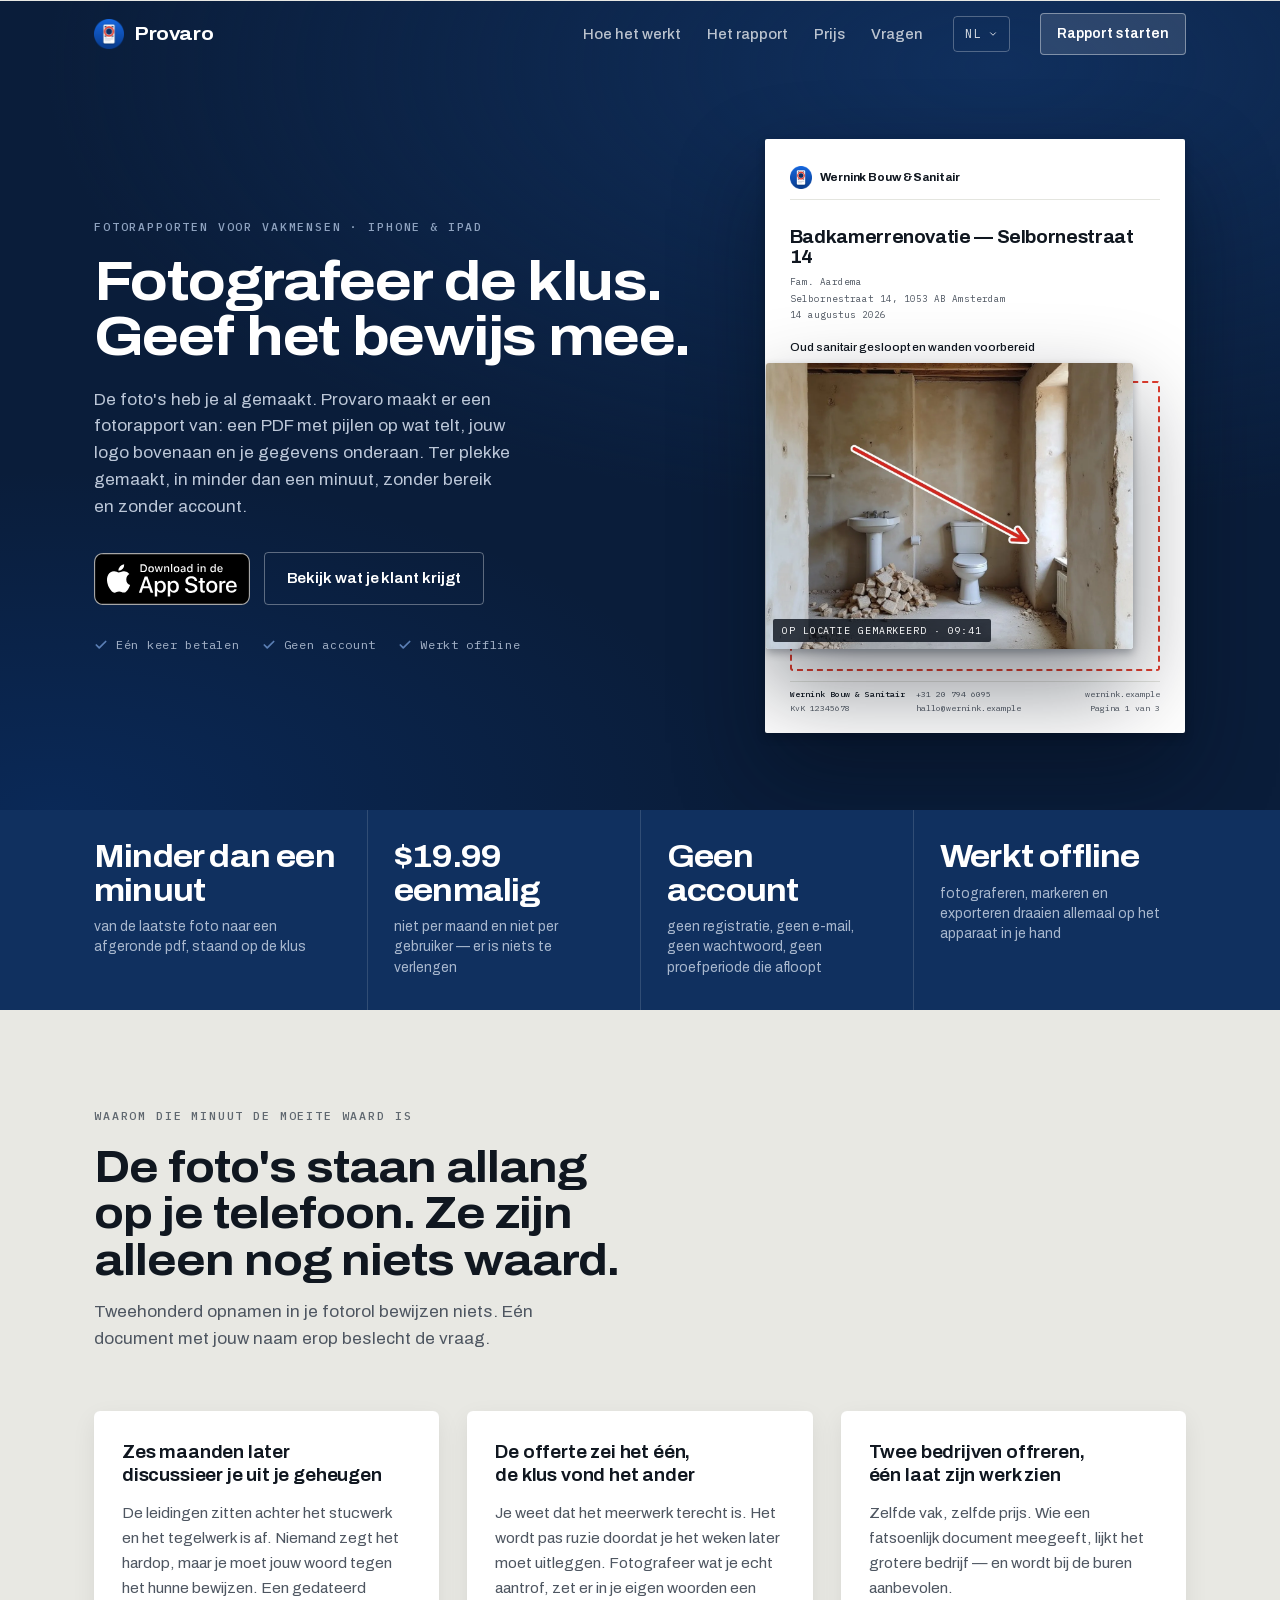
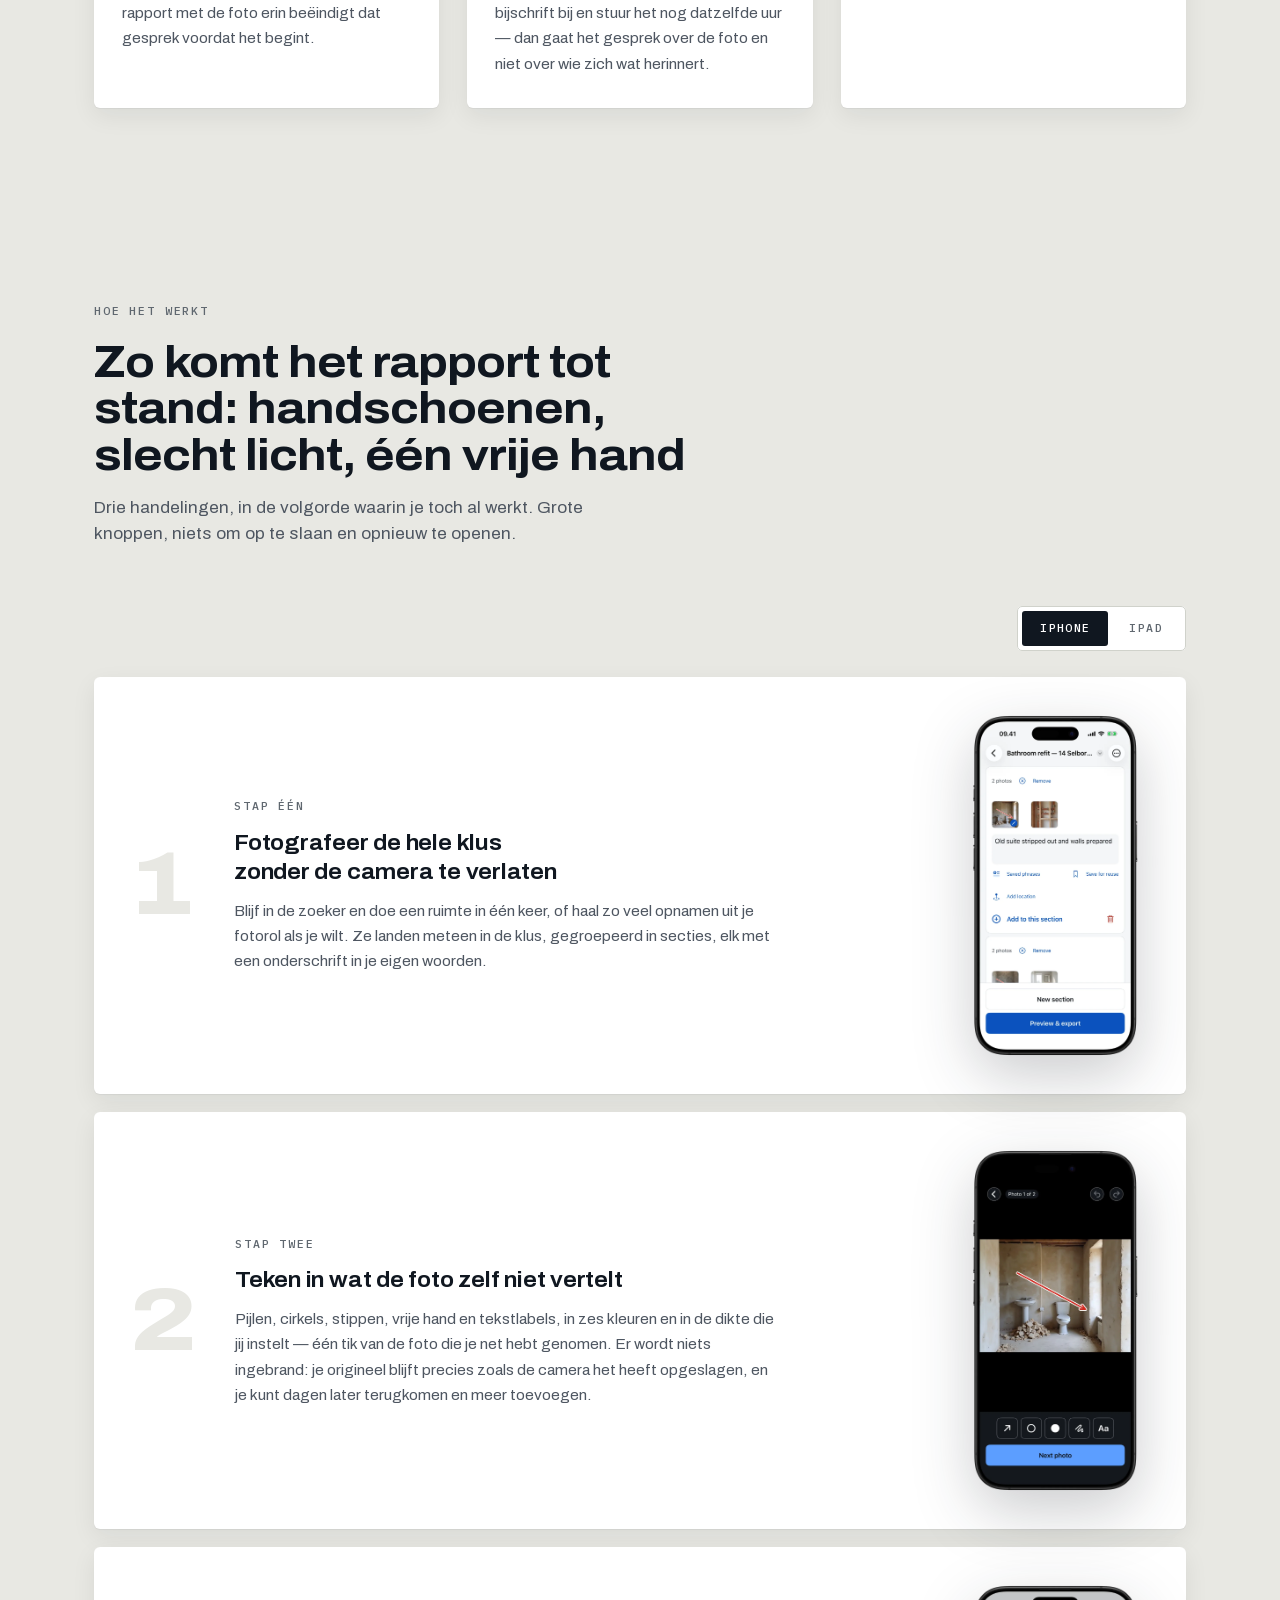
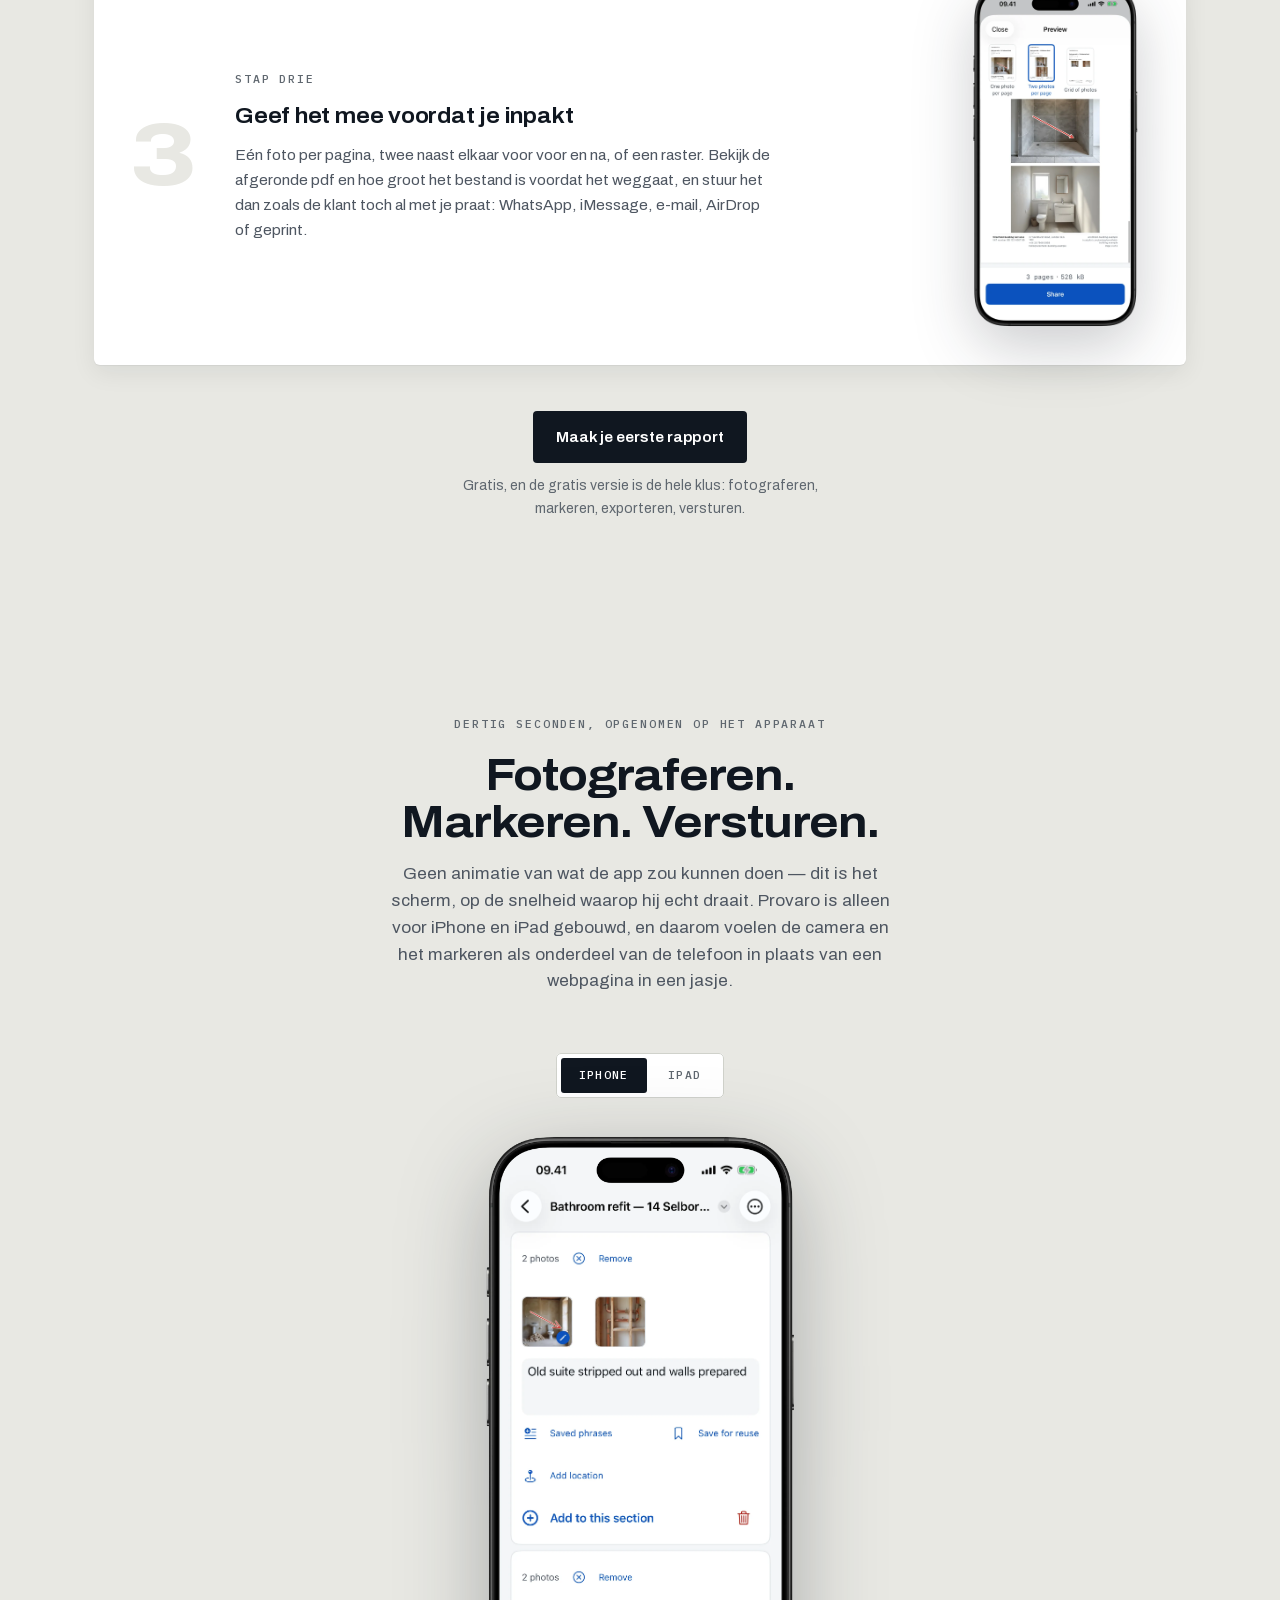
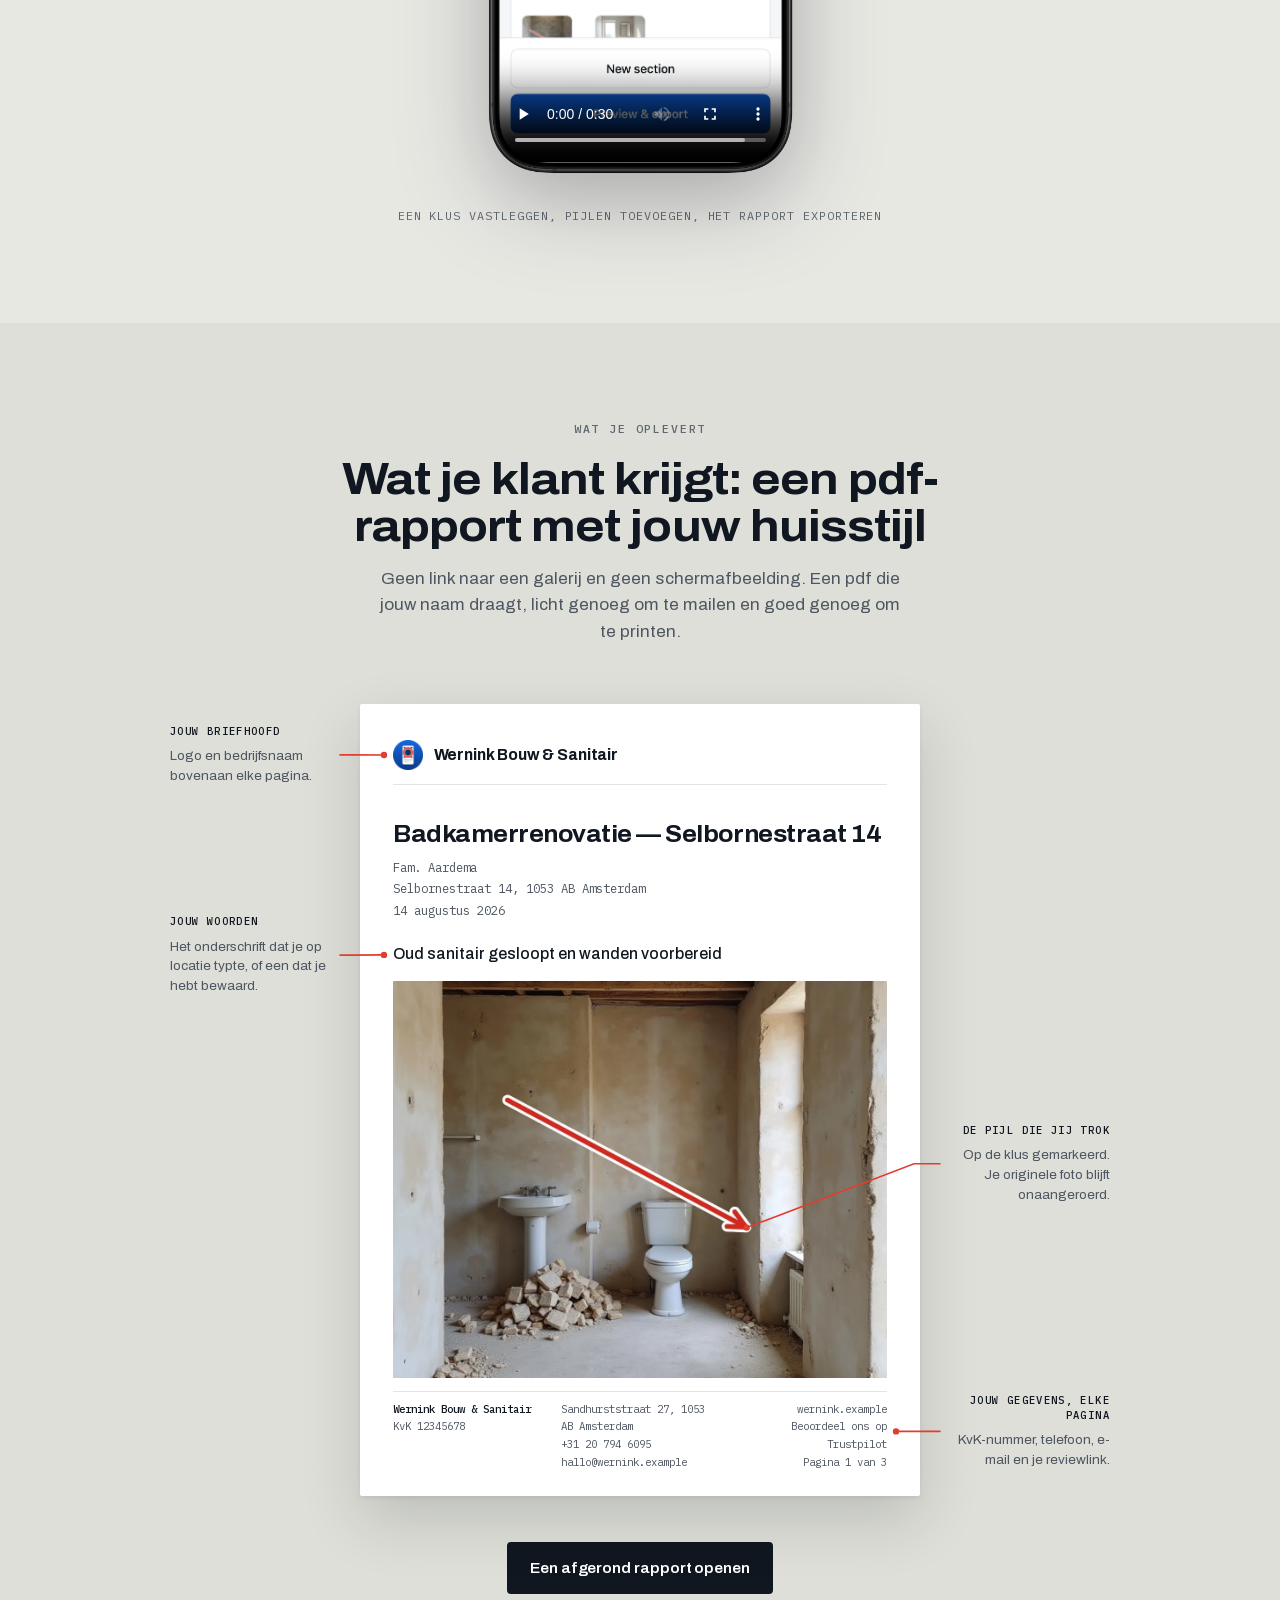
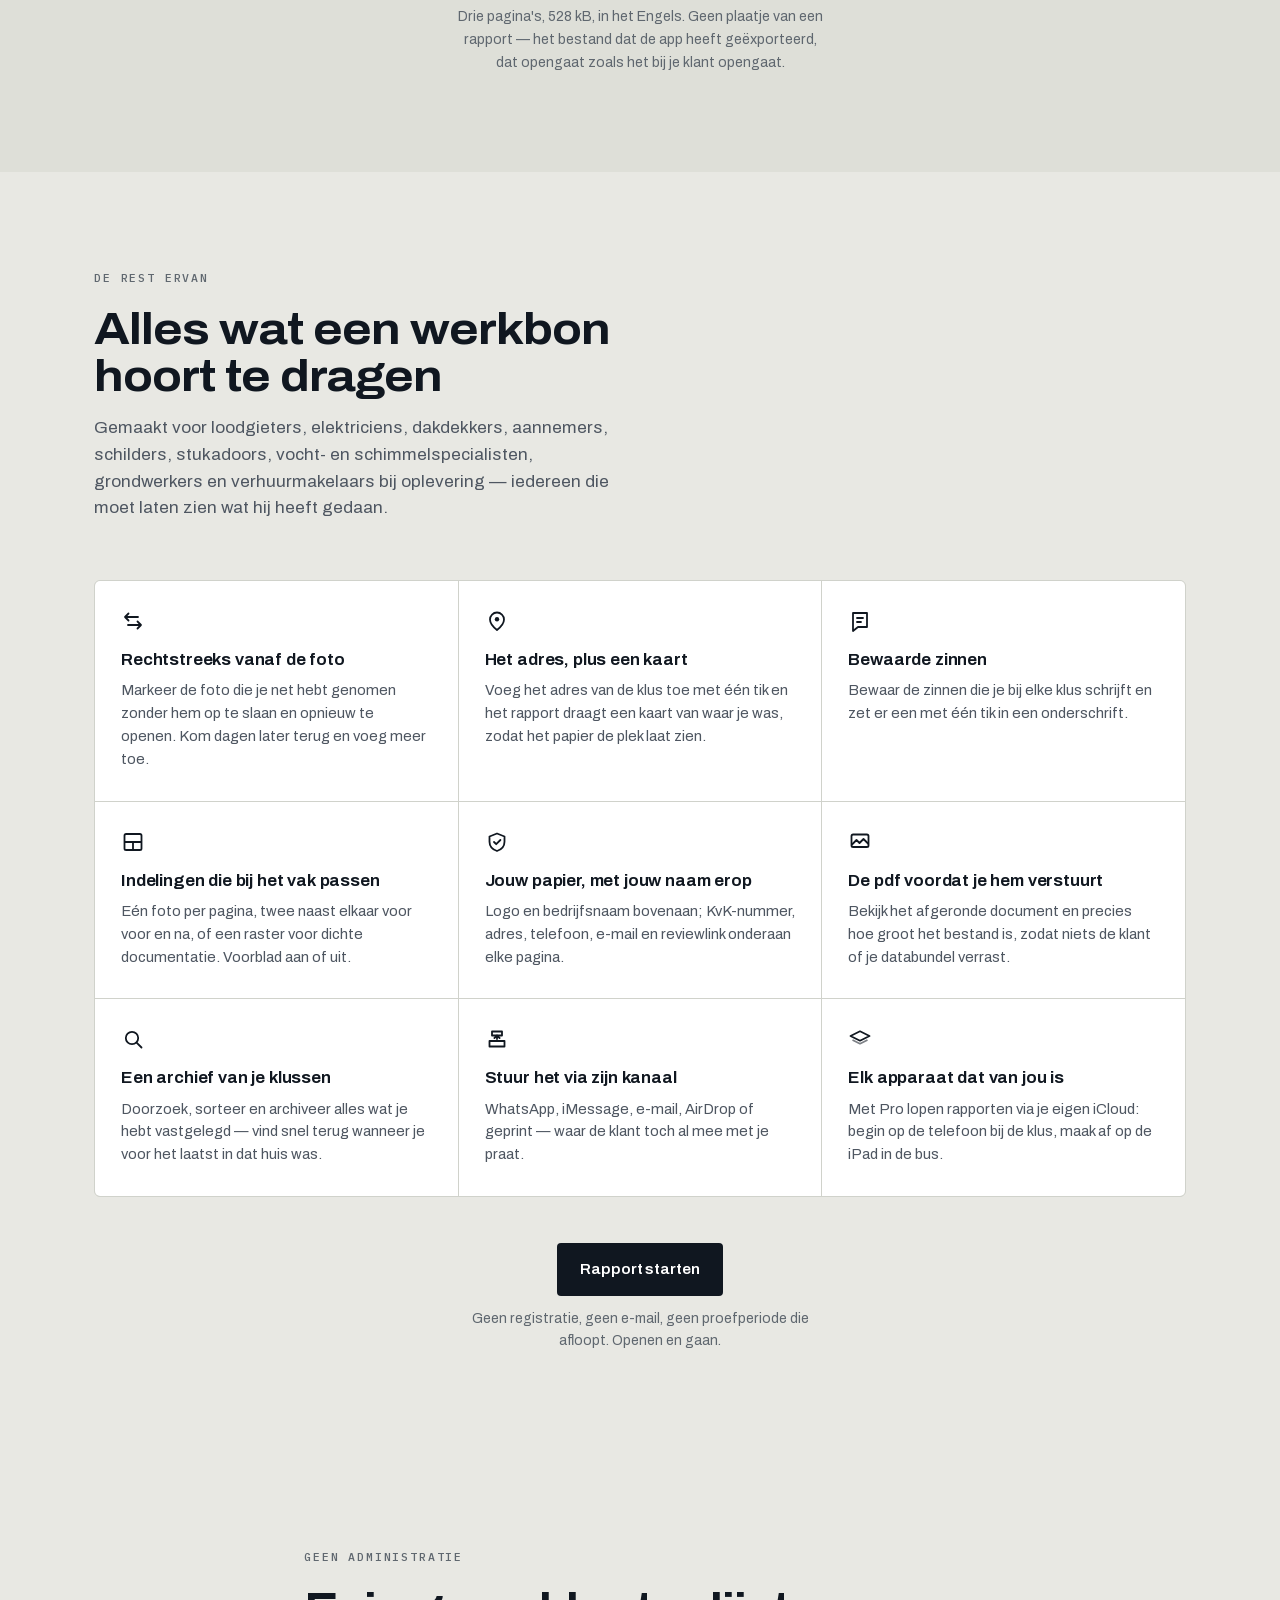
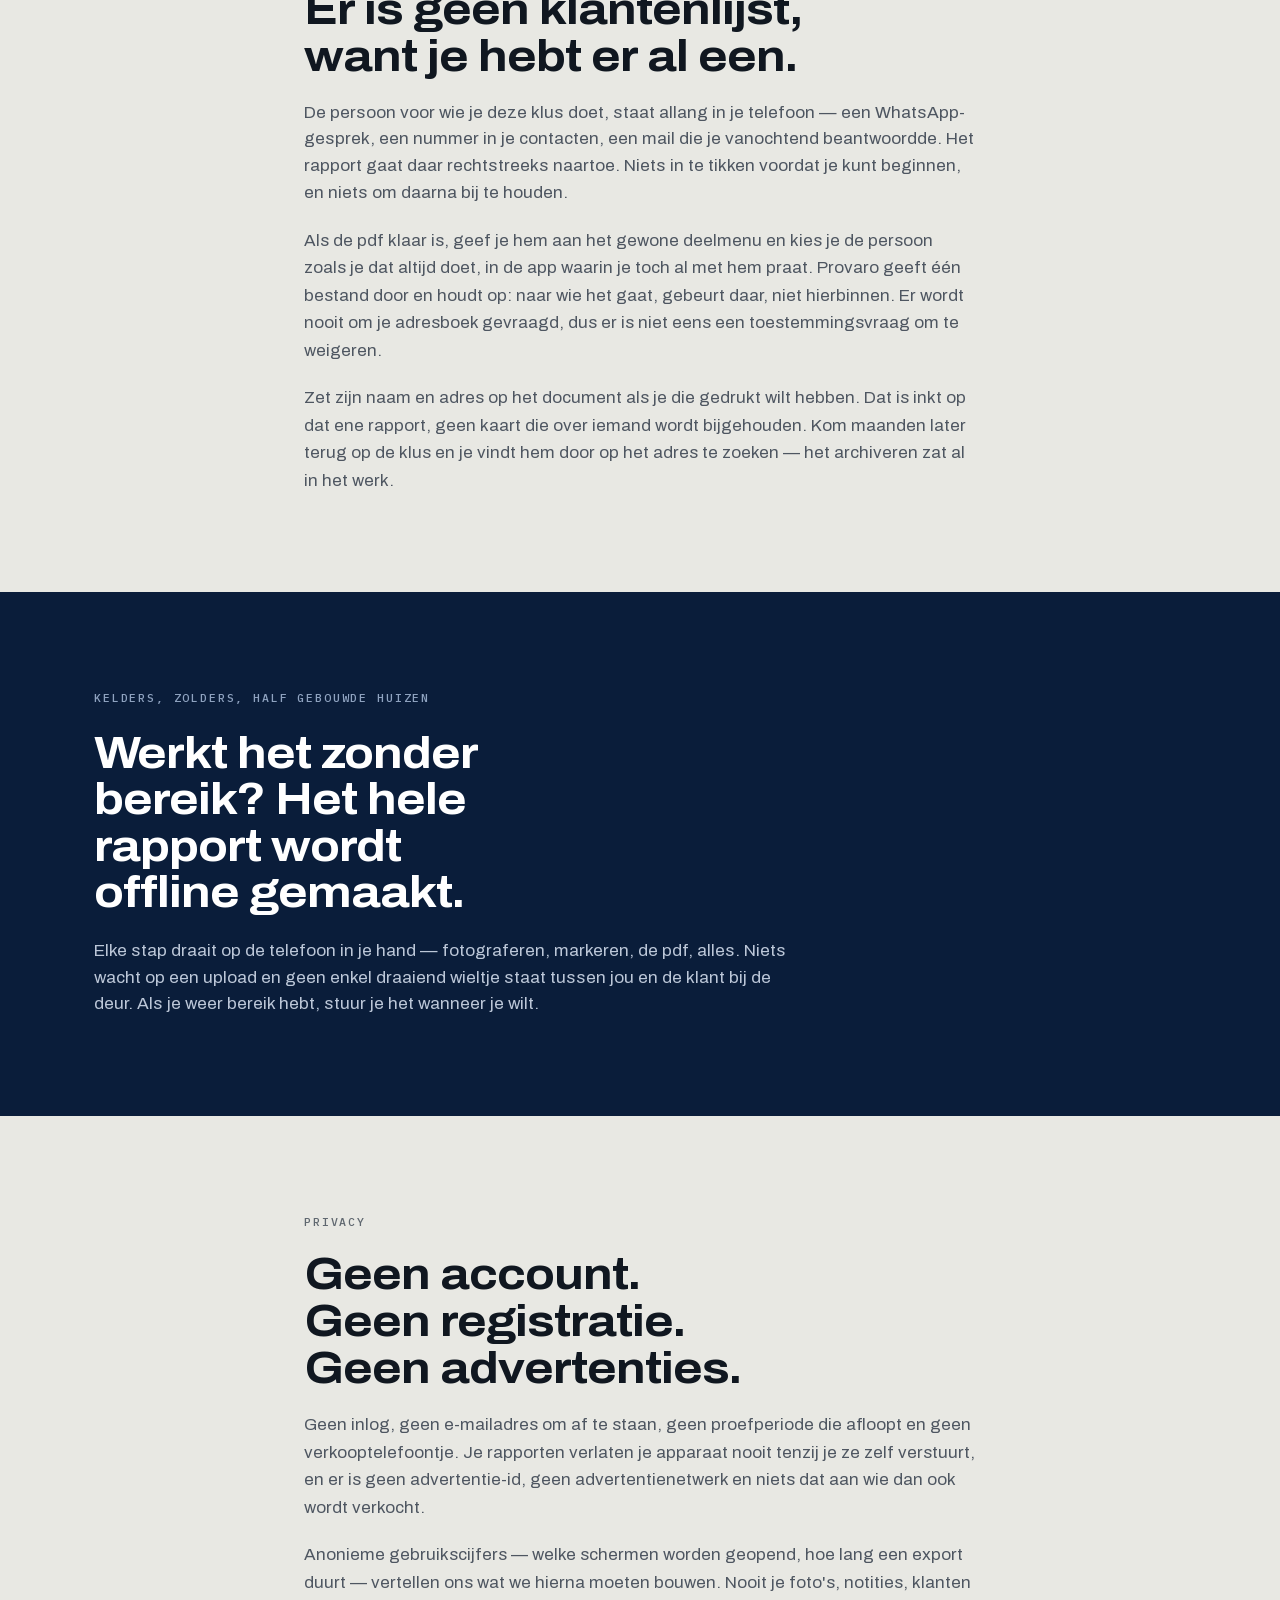
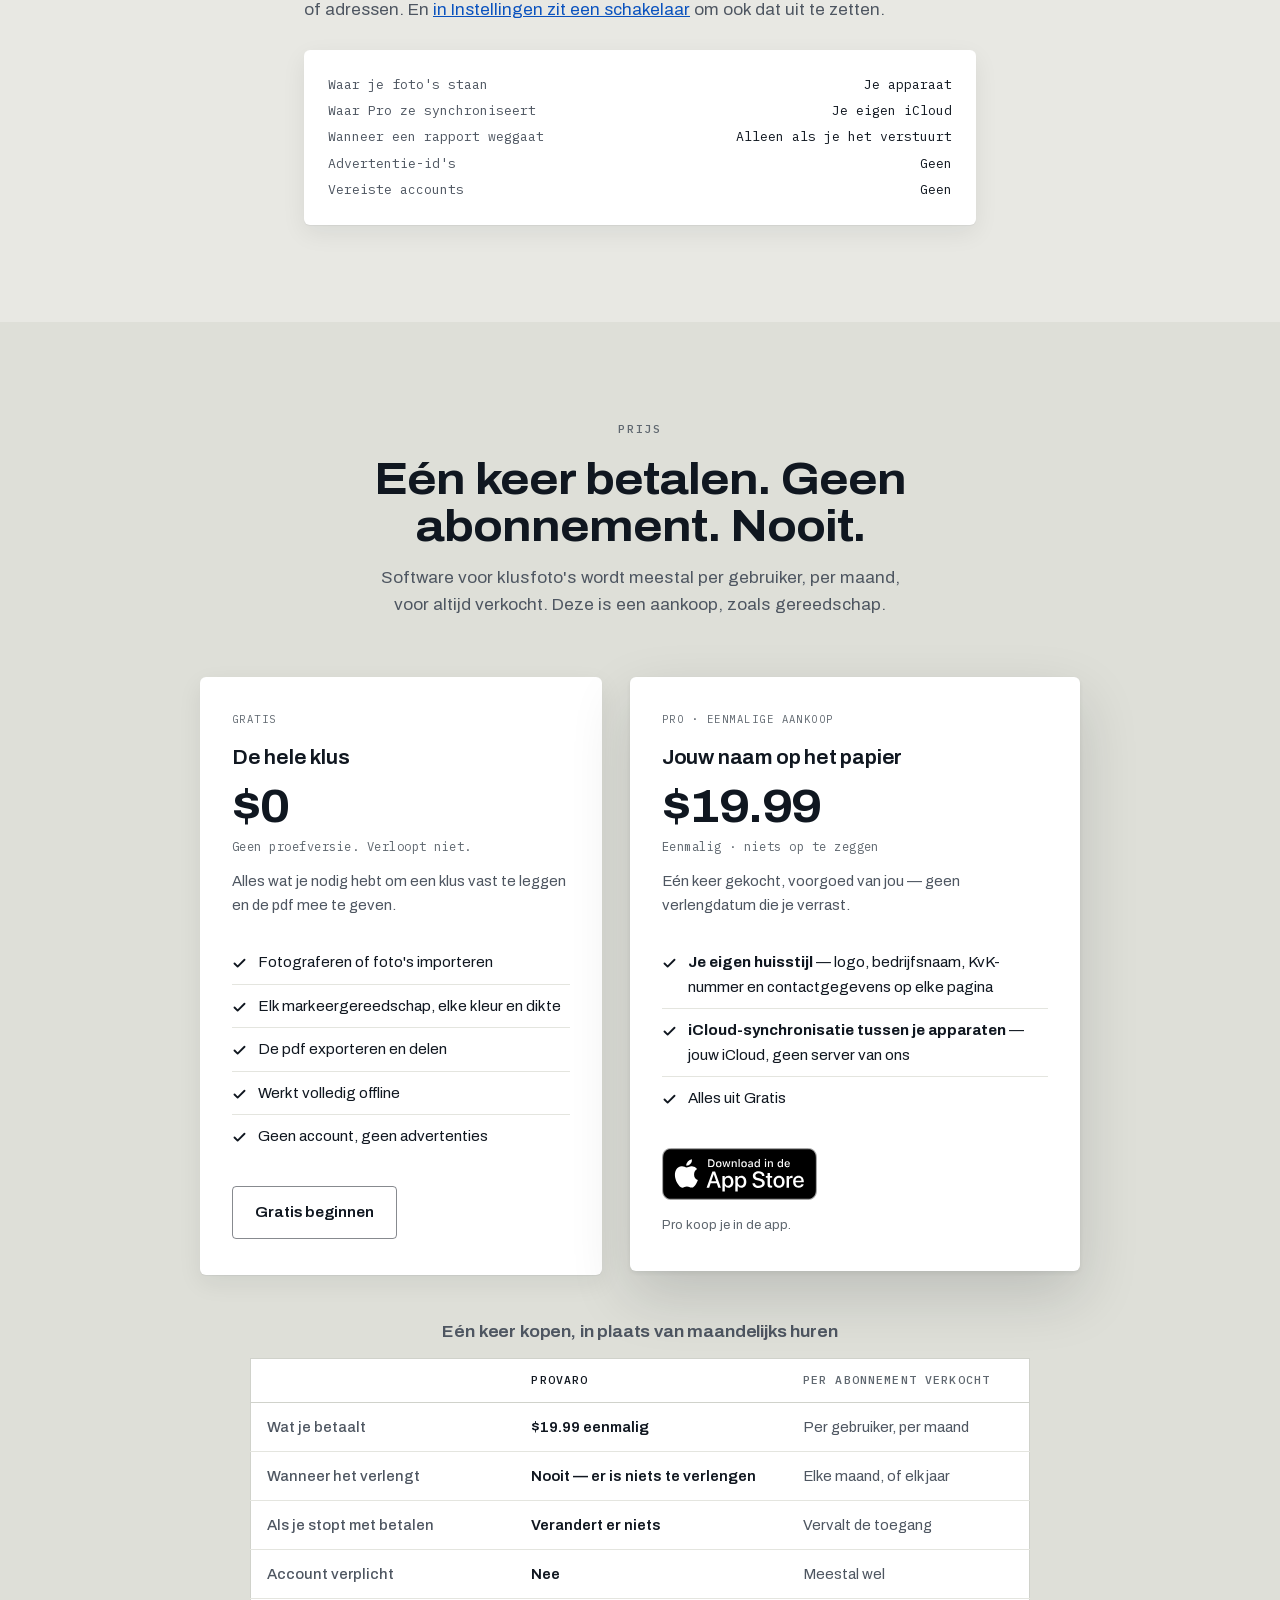
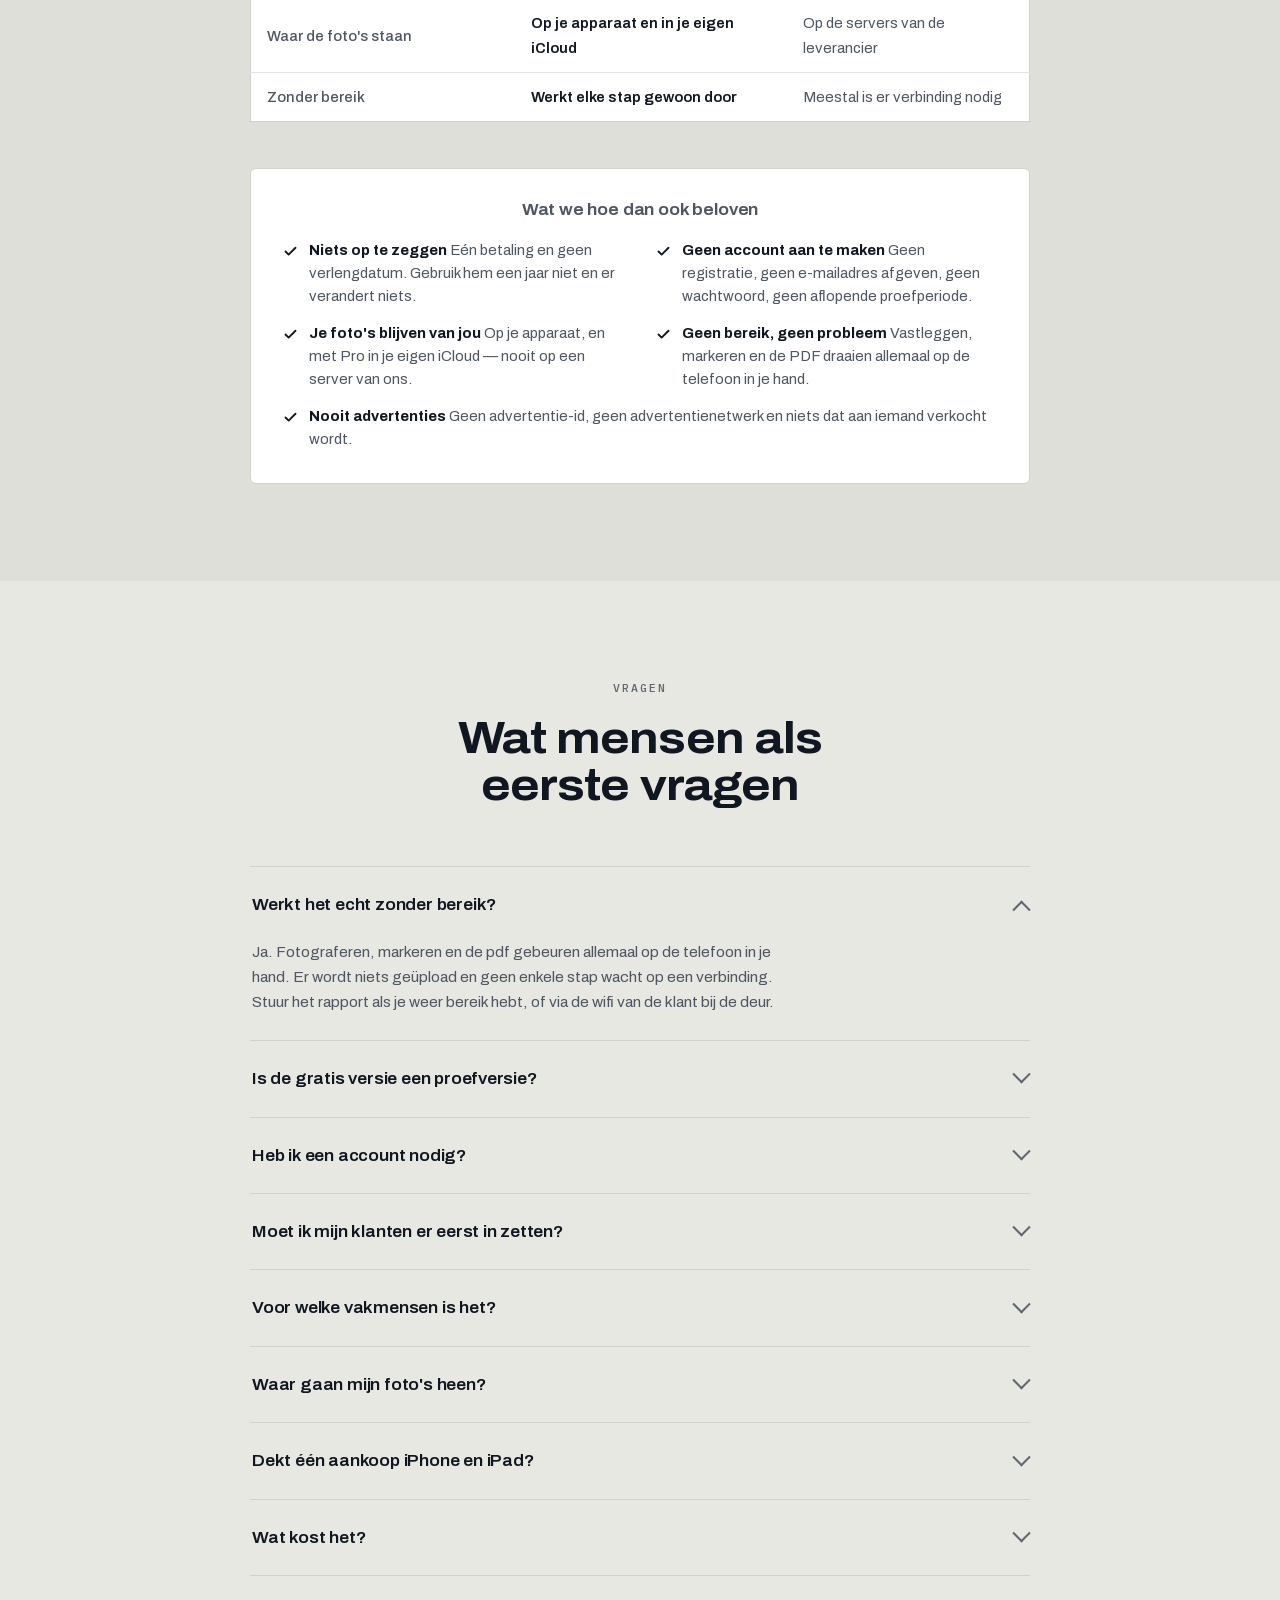
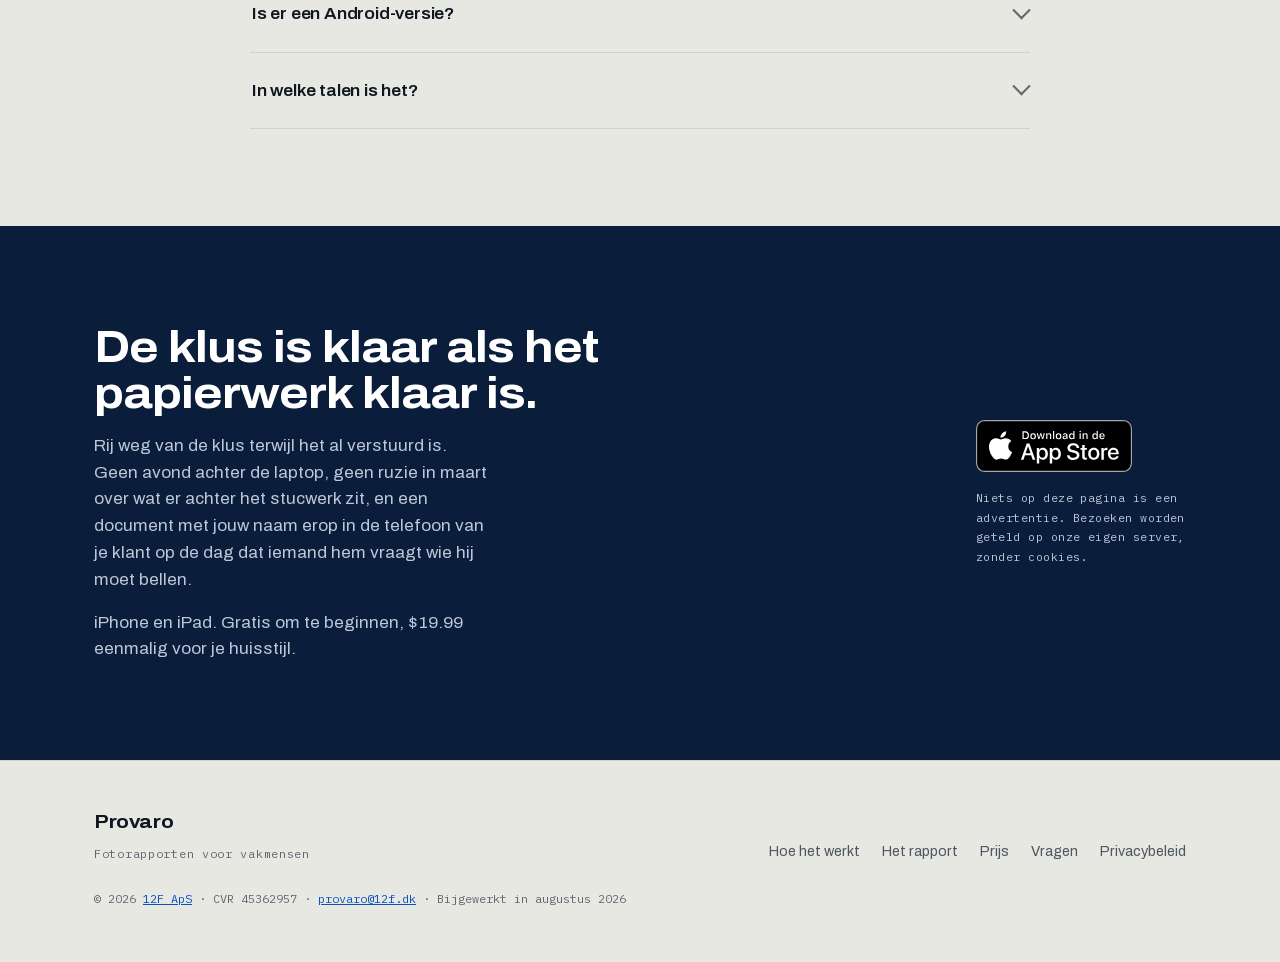
<file: nl/index.html>
<!DOCTYPE html>
<html lang="nl" data-price-primary="nl" data-price-secondary="none">
<head>
  <meta charset="utf-8" />
  <meta name="viewport" content="width=device-width, initial-scale=1, viewport-fit=cover" />
  <title>Fotorapportage en werkbon app voor vakmensen — Provaro</title>
  <meta name="description" content="Provaro maakt van je werkfoto's ter plekke in minder dan een minuut een PDF met jouw briefhoofd — zodat je over zes maanden nog kunt bewijzen wat je deed." />
  <link rel="canonical" href="https://provaro.12f.dk/nl/" />
  <meta property="og:locale" content="nl_NL" />
  <!-- i18n:alternates — every translation points at every other one, self
       included, which is what Google asks for. tools/build-i18n.py copies this
       block unchanged; edit it here and rebuild. -->
  <link rel="alternate" hreflang="x-default" href="https://provaro.12f.dk/" />
  <link rel="alternate" hreflang="en" href="https://provaro.12f.dk/" />
  <link rel="alternate" hreflang="da" href="https://provaro.12f.dk/da/" />
  <link rel="alternate" hreflang="de" href="https://provaro.12f.dk/de/" />
  <link rel="alternate" hreflang="es" href="https://provaro.12f.dk/es/" />
  <link rel="alternate" hreflang="fr" href="https://provaro.12f.dk/fr/" />
  <link rel="alternate" hreflang="it" href="https://provaro.12f.dk/it/" />
  <link rel="alternate" hreflang="ja" href="https://provaro.12f.dk/ja/" />
  <link rel="alternate" hreflang="nl" href="https://provaro.12f.dk/nl/" />
  <link rel="alternate" hreflang="pl" href="https://provaro.12f.dk/pl/" />
  <link rel="alternate" hreflang="pt-BR" href="https://provaro.12f.dk/pt-br/" />
  <!-- /i18n:alternates -->
  <meta name="theme-color" content="#0A1D3A" />
  <link rel="icon" href="../assets/img/favicon.png" type="image/png" />
  <link rel="apple-touch-icon" href="../assets/img/apple-touch-icon.png" />

  <link rel="preload" href="../assets/fonts/archivo-400_800-latin.woff2" as="font" type="font/woff2" crossorigin />
  <link rel="preload" href="../assets/fonts/ibm-plex-mono-500-latin.woff2" as="font" type="font/woff2" crossorigin />
  <!-- BUMP ?v= WHENEVER css/styles.css CHANGES. Pages serves the stylesheet with
       a four-hour cache and no hash in its filename, so without a fresh query the
       new markup gets styled by the old rules for hours after a deploy. The HTML
       itself carries a much shorter TTL, so a changed token lands immediately. -->
  <link rel="stylesheet" href="../css/styles.css?v=2026-08-27a" />

  <meta property="og:type" content="website" />
  <meta property="og:site_name" content="Provaro" />
  <meta property="og:title" content="Fotorapportage en werkbon app voor vakmensen — Provaro" />
  <meta property="og:description" content="Gemarkeerde foto's in een pdf met jouw huisstijl, op locatie gemaakt in minder dan een minuut. Eén keer betalen, geen abonnement, geen account." />
  <meta property="og:url" content="https://provaro.12f.dk/nl/" />
  <meta property="og:image" content="https://provaro.12f.dk/assets/og/og-image.png" />
  <meta property="og:image:width" content="1200" />
  <meta property="og:image:height" content="630" />
  <meta name="twitter:card" content="summary_large_image" />
  <meta name="twitter:title" content="Fotorapportage en werkbon app voor vakmensen — Provaro" />
  <meta name="twitter:description" content="Gemarkeerde foto's in een pdf met jouw huisstijl, op locatie gemaakt, in minder dan een minuut. Eén keer betalen. Geen abonnement." />
  <meta name="twitter:image" content="https://provaro.12f.dk/assets/og/og-image.png" />

  <!-- Every App Store link carries ?ct=site-provaro-nl&mt=8. Without it App Store
       Connect files each download from here into one undifferentiated "Web
       referrer" bucket; ct= fills the Campaign column instead, so the question
       "did the site do anything" has an answer. tools/build-i18n.py appends the
       language to the token on a translated page — site-provaro-de and the rest
       — which is what makes the ten translations measurable separately rather
       than as one number. Attribution only accrues from the day tagging ships;
       there is no backfill. See issue #35.

       ct is free text and capped at 40 characters, which the longest token
       here (site-provaro-pt-br, 18) is comfortably inside.

  Prices come from Apple, not from this file. tools/fetch-appstore-price.py
       reads them off the App Store and bakes the euro price into the markup
       above, so a crawler and a visitor with no JavaScript both read the real
       number. This then swaps in the visitor's own storefront price, because a
       Dane charged 99 kr should not be quoted euros. pricing.json is served
       from this domain, so the promise in the closing fineprint still holds:
       nothing here talks to anyone but us. -->
  <script>
    (function () {
      var url = '../assets/data/pricing.json?v=ea0ce7be';

      // A regional locale is the honest signal — someone in Denmark almost
      // always carries a -DK tag even when the interface language is English.
      // Failing that, the time zone names the country well enough to price it.
      var ZONES = {
        'Europe/Copenhagen': 'dk', 'Europe/Stockholm': 'se',
        'Europe/Oslo': 'no', 'Europe/London': 'gb', 'Europe/Zurich': 'ch',
        'Europe/Warsaw': 'pl', 'Europe/Prague': 'cz', 'Pacific/Auckland': 'nz',
        'Europe/Berlin': 'de', 'Europe/Vienna': 'de', 'Europe/Madrid': 'es',
        'Europe/Paris': 'fr', 'Europe/Rome': 'it', 'Europe/Amsterdam': 'nl',
        'Europe/Brussels': 'nl', 'Asia/Tokyo': 'jp',
        'America/Sao_Paulo': 'br', 'America/Bahia': 'br',
        'America/Fortaleza': 'br', 'America/Recife': 'br',
        'America/Toronto': 'ca', 'America/Vancouver': 'ca',
        'America/Edmonton': 'ca', 'America/Winnipeg': 'ca',
        'America/Halifax': 'ca', 'America/St_Johns': 'ca'
      };

      function regions() {
        var tags = (navigator.languages || [navigator.language || '']).slice(0);
        var out = [];
        tags.forEach(function (tag) {
          var m = /^[a-z]{2,3}[-_](?:[A-Za-z]{4}[-_])?([A-Za-z]{2})\b/.exec(tag);
          if (m) out.push(m[1].toUpperCase());
        });
        return out;
      }

      function zone() {
        try {
          var tz = Intl.DateTimeFormat().resolvedOptions().timeZone;
          if (ZONES[tz]) return ZONES[tz];
          if (/^(America|US)\//.test(tz)) return 'us';
          if (/^Australia\//.test(tz)) return 'au';
        } catch (e) {}
        return null;
      }

      // Which storefront this page is written for. The English page is
      // priced in euros and quotes kroner beside it; /de/ is priced in euros
      // the German way and quotes francs; /ja/ is priced in yen and quotes
      // nothing, because a third currency is noise. Absent, pricing.json
      // decides, which is what a page with no attributes gets.
      var root = document.documentElement;
      var PRIMARY = root.getAttribute('data-price-primary');
      var SECONDARY = root.getAttribute('data-price-secondary');

      function pick(data) {
        var sf = data.storefronts || {};
        var wanted = regions();
        for (var i = 0; i < wanted.length; i++) {
          for (var key in sf) {
            if (sf[key].regions.indexOf(wanted[i]) !== -1) return key;
          }
        }
        var byZone = zone();
        return sf[byZone] ? byZone : primary(data);
      }

      function primary(data) { return PRIMARY || data.primary; }
      function secondary(data) { return SECONDARY || data.secondary; }

      function apply(data) {
        var sf = data.storefronts || {};
        var hereKey = pick(data);
        var here = sf[hereKey];
        if (!here) return;
        var mine = primary(data), theirs = secondary(data);
        var home = sf[theirs] || null;

        // The small print quotes a second currency so the number can be
        // checked against a familiar one — kroner for the euro page, euros for
        // a Danish visitor. To anyone billed in a third currency it is just
        // noise, so they get the aside dropped rather than translated. A page
        // that names no second currency drops it for everyone.
        var other = hereKey === theirs ? sf[mine]
                  : hereKey === mine ? home : null;

        var aside = document.querySelector('[data-price-aside]');
        if (aside) aside.hidden = !other;

        var text = {
          free: here.free,
          pro: here.pro,
          'pro-secondary': other ? other.pro : null
        };

        var spans = document.querySelectorAll('[data-price]');
        for (var i = 0; i < spans.length; i++) {
          var value = text[spans[i].getAttribute('data-price')];
          if (value) spans[i].textContent = value;
        }
      }

      var loaded = fetch(url, { cache: 'no-cache' }).then(function (r) {
        if (!r.ok) throw new Error(r.status);
        return r.json();
      });

      function run() { loaded.then(apply).catch(function () {}); }

      if (document.readyState === 'loading') {
        document.addEventListener('DOMContentLoaded', run);
      } else {
        run();
      }
    })();
  </script>

  <!-- Umami: self-hosted on our own box, cookie-less, no cross-site identifier.
       It is the only request this page makes to anywhere but itself, which is
       why the fonts below it are self-hosted and the closing fineprint says
       plainly that visits are counted. -->
  <!-- Umami analytics: production-hostname guard — local dev (localhost/127.0.0.1/preview domains) never reports to the provaro.12f.dk production site. -->
<script>
(function(){var H="provaro.12f.dk",d=document;if(location.hostname===H||location.hostname==="www."+H){var s=d.createElement("script");s.src="https://umami.robert-jensen.dk/script.js";s.defer=true;s.dataset.websiteId="007e0c65-405a-4881-99a3-ca9bb0895715";s.dataset.performance="true";d.head.appendChild(s);}})();
</script>

  <script type="application/ld+json">
  {
    "@context": "https://schema.org",
    "@type": "MobileApplication",
    "name": "Provaro",
    "operatingSystem": "iOS",
    "applicationCategory": "BusinessApplication",
    "url": "https://provaro.12f.dk/nl/",
    "installUrl": "https://apps.apple.com/nl/app/provaro-job-photo-reports/id6800068309?ct=site-provaro-nl&mt=8",
    "author": {
      "@type": "Organization",
      "name": "12F ApS",
      "url": "https://www.12f.dk/",
      "email": "provaro@12f.dk",
      "sameAs": [
        "https://www.12f.dk/provaro/",
        "https://apps.apple.com/gb/developer/robert-jensen/id1786807724"
      ]
    },
    "publisher": {
      "@type": "Organization",
      "name": "12F ApS",
      "url": "https://www.12f.dk/",
      "email": "provaro@12f.dk"
    },
    "dateModified": "2026-08-27",
    "operatingSystemVersion": "iOS 17.0 or later",
    "description": "Maak van een afgeronde klus een professioneel fotorapport: van markeringen voorziene foto's in een pdf met jouw huisstijl, op locatie gemaakt, in minder dan een minuut. Werkt offline, zonder account, zonder advertenties.",
    "featureList": [
      "Een hele klus fotograferen zonder de camera te verlaten",
      "Pijlen, cirkels, stippen, vrije hand en tekstlabels op elke foto",
      "Pdf met jouw logo, KvK-nummer en contactgegevens",
      "Werkt volledig offline",
      "iCloud-synchronisatie tussen je eigen apparaten"
    ],
    "offers": [
      {
        "@type": "Offer",
        "price": "0",
        "priceCurrency": "EUR",
        "description": "Gratis: fotograferen, markeren, exporteren en delen. Geen proefversie."
      },
      {
        "@type": "Offer",
        "price": "22.99",
        "priceCurrency": "EUR",
        "description": "Pro (voor altijd): je eigen huisstijl op het rapport en iCloud-synchronisatie tussen je apparaten. Eenmalige aankoop."
      }
    ],
    "inLanguage": "nl"
  }
  </script>

  <script type="application/ld+json">
  {
    "@context": "https://schema.org",
    "@type": "HowTo",
    "name": "Zo maak je een fotorapportage op locatie",
    "description": "Fotografeer een afgeronde klus, markeer wat telt en geef de klant een pdf-rapport met jouw huisstijl mee, zonder de locatie te verlaten.",
    "totalTime": "PT1M",
    "url": "https://provaro.12f.dk/nl/#how",
    "tool": [
      {
        "@type": "HowToTool",
        "name": "Een iPhone of iPad met Provaro"
      }
    ],
    "step": [
      {
        "@type": "HowToStep",
        "name": "Fotografeer de hele klus zonder de camera te verlaten",
        "text": "Blijf in de zoeker en doe een ruimte in één keer, of haal zo veel opnamen uit je fotorol als je wilt. Ze landen meteen in de klus, gegroepeerd in secties, elk met een onderschrift in je eigen woorden.",
        "image": "https://provaro.12f.dk/assets/screens/iphone/framed/report-editor.webp",
        "url": "https://provaro.12f.dk/nl/#how"
      },
      {
        "@type": "HowToStep",
        "name": "Markeer wat de foto zelf niet vertelt",
        "text": "Pijlen, cirkels, stippen, vrije hand en tekstlabels, in zes kleuren en in de dikte die jij instelt, één tik van de foto die je net hebt genomen. Je originele foto blijft precies zoals de camera hem heeft opgeslagen.",
        "image": "https://provaro.12f.dk/assets/screens/iphone/framed/markup.webp",
        "url": "https://provaro.12f.dk/nl/#how"
      },
      {
        "@type": "HowToStep",
        "name": "Geef het rapport mee voordat je inpakt",
        "text": "Eén foto per pagina, twee naast elkaar voor voor en na, of een raster. Controleer de afgeronde pdf en hoe groot het bestand is, en stuur het dan zoals de klant toch al met je praat: WhatsApp, iMessage, e-mail, AirDrop of geprint.",
        "image": "https://provaro.12f.dk/assets/screens/iphone/framed/document-preview.webp",
        "url": "https://provaro.12f.dk/nl/#how"
      }
    ],
    "inLanguage": "nl"
  }
  </script>

  <script type="application/ld+json">
  {
    "@context": "https://schema.org",
    "@type": "FAQPage",
    "mainEntity": [
      {
        "@type": "Question",
        "name": "Werkt Provaro echt zonder bereik?",
        "acceptedAnswer": {
          "@type": "Answer",
          "text": "Ja. Fotograferen, markeren en de pdf gebeuren allemaal op de telefoon in je hand. Er wordt niets geüpload en geen enkele stap wacht op een verbinding. Stuur het rapport als je weer bereik hebt, of via de wifi van de klant bij de deur."
        }
      },
      {
        "@type": "Question",
        "name": "Is de gratis versie een proefversie?",
        "acceptedAnswer": {
          "@type": "Answer",
          "text": "Nee. Gratis is de hele klus — fotograferen, markeren, exporteren, delen — en het verloopt niet. Pro is een eenmalige betaling van € 22,99 die jouw huisstijl op het rapport zet en iCloud-synchronisatie aanzet. Er is geen verlenging en niets op te zeggen."
        }
      },
      {
        "@type": "Question",
        "name": "Heb ik een account nodig?",
        "acceptedAnswer": {
          "@type": "Answer",
          "text": "Nee. Geen registratie, geen e-mailadres om af te staan en geen wachtwoord. Open de app en begin een rapport."
        }
      },
      {
        "@type": "Question",
        "name": "Moet ik mijn klanten eerst in Provaro zetten?",
        "acceptedAnswer": {
          "@type": "Answer",
          "text": "Nee. Er is geen klantenlijst in Provaro, en de app vraagt nooit om je adresboek. De afgeronde pdf geef je door aan het gewone iOS-deelmenu en je kiest de persoon in de app waarin je toch al met hem praat, uit de contacten die je al hebt. Wil je zijn naam en adres op het rapport gedrukt, dan typ je die bij die klus: het is inkt op dat ene document, geen kaart die over iemand wordt bijgehouden."
        }
      },
      {
        "@type": "Question",
        "name": "Voor welke vakmensen is Provaro?",
        "acceptedAnswer": {
          "@type": "Answer",
          "text": "Voor iedereen die moet laten zien wat hij heeft gedaan: loodgieters, elektriciens, dakdekkers, aannemers, schilders, stukadoors, vocht- en schimmelspecialisten, grondwerkers en verhuurmakelaars die inspecties doen."
        }
      },
      {
        "@type": "Question",
        "name": "Waar gaan mijn foto's heen?",
        "acceptedAnswer": {
          "@type": "Answer",
          "text": "Naar je apparaat, en nergens anders, tenzij je het rapport zelf verstuurt. Met Pro synchroniseren ze ook via je eigen iCloud-account, niet via een server van ons. Er zit geen advertentie-id en geen advertentienetwerk in de app."
        }
      },
      {
        "@type": "Question",
        "name": "Dekt één aankoop iPhone en iPad?",
        "acceptedAnswer": {
          "@type": "Answer",
          "text": "Ja. Begin het rapport op de telefoon bij de klus en maak het af op de iPad in de bus. Met Pro blijven die twee gelijk via je eigen iCloud."
        }
      },
      {
        "@type": "Question",
        "name": "Wat kost Provaro?",
        "acceptedAnswer": {
          "@type": "Answer",
          "text": "Gratis fotograferen, markeren, exporteren en delen: dat is de hele klus, en het verloopt niet. Pro is een eenmalige betaling van € 22,99 die jouw eigen huisstijl op het rapport zet en iCloud-synchronisatie aanzet. Er is geen maandbedrag en niets op te zeggen."
        }
      },
      {
        "@type": "Question",
        "name": "Is er een Android-versie van Provaro?",
        "acceptedAnswer": {
          "@type": "Answer",
          "text": "Nee. Provaro is alleen voor iPhone en iPad, en heeft iOS 17 of nieuwer nodig."
        }
      },
      {
        "@type": "Question",
        "name": "In welke talen is Provaro beschikbaar?",
        "acceptedAnswer": {
          "@type": "Answer",
          "text": "De app is in het Engels en het Deens. Provaro volgt de taal waarop je iPhone al staat, dus er valt niets te kiezen."
        }
      }
    ],
    "inLanguage": "nl"
  }
  </script>
</head>
<body>
  <header class="site-header" id="site-header">
    <div class="wrap header-inner">
      <a class="brand" href="#top" translate="no">
        <img src="../assets/img/logo.png" alt="" width="30" height="30" />
        <span class="brand-name">Provaro</span>
      </a>
      <nav class="site-nav" aria-label="Onderdelen">
        <a href="#how">Hoe het werkt</a>
        <a href="#report">Het rapport</a>
        <a href="#pricing">Prijs</a>
        <a href="#faq">Vragen</a>
      </nav>
      <!-- i18n:langpick — tools/build-i18n.py replaces this whole block, so the
           list of languages is edited here and nowhere else. -->
      <details class="lang-pick" translate="no">
        <summary aria-label="Taal"><span class="lang-face">NL<svg width="10" height="10" viewBox="0 0 24 24" aria-hidden="true"><path d="M6 9l6 6 6-6" fill="none" stroke="currentColor" stroke-width="2.4" stroke-linecap="round" stroke-linejoin="round"/></svg></span></summary>
        <nav class="lang-menu" aria-label="Taal">
          <a href="/" hreflang="en" lang="en">English</a>
          <a href="/da/" hreflang="da" lang="da">Dansk</a>
          <a href="/de/" hreflang="de" lang="de">Deutsch</a>
          <a href="/es/" hreflang="es" lang="es">Español</a>
          <a href="/fr/" hreflang="fr" lang="fr">Français</a>
          <a href="/it/" hreflang="it" lang="it">Italiano</a>
          <a href="/ja/" hreflang="ja" lang="ja">日本語</a>
          <a href="/nl/" hreflang="nl" lang="nl" aria-current="true">Nederlands</a>
          <a href="/pl/" hreflang="pl" lang="pl">Polski</a>
          <a href="/pt-br/" hreflang="pt-BR" lang="pt-BR">Português (BR)</a>
        </nav>
      </details>
      <!-- /i18n:langpick -->
      <a data-umami-event="appstore-click" data-umami-event-placement="nav" class="header-cta" href="https://apps.apple.com/nl/app/provaro-job-photo-reports/id6800068309?ct=site-provaro-nl&amp;mt=8" target="_blank" rel="noopener">Rapport starten</a>
    </div>
  </header>

  <main id="top">
    <!-- ================= HERO ================= -->
    <section class="hero">
      <div class="wrap hero-inner">
        <div>
          <p class="eyebrow">Fotorapporten voor vakmensen &middot; iPhone &amp; iPad</p>
          <h1><span class="ln">Fotografeer de klus.</span> <span class="ln">Geef het bewijs mee.</span></h1>
          <p class="lede">De foto's heb je al gemaakt. Provaro maakt er een fotorapport van: een PDF met pijlen op wat telt, jouw logo bovenaan en je gegevens onderaan. Ter plekke gemaakt, in minder dan een minuut, zonder bereik en zonder account.</p>
          <div class="actions">
            <a data-umami-event="appstore-click" data-umami-event-placement="cta" class="appstore" href="https://apps.apple.com/nl/app/provaro-job-photo-reports/id6800068309?ct=site-provaro-nl&amp;mt=8" target="_blank" rel="noopener">
              <img src="../assets/img/appstore-badge-nl.svg" alt="Download in de App Store" width="120" height="40" />
            </a>
            <a class="btn btn-line" href="#report">Bekijk wat je klant krijgt</a>
          </div>
          <ul class="hero-ticks">
            <li><svg width="14" height="14" viewBox="0 0 24 24" aria-hidden="true"><path d="M20 6L9 17l-5-5" fill="none" stroke="currentColor" stroke-width="3" stroke-linecap="round" stroke-linejoin="round"/></svg> Eén keer betalen</li>
            <li><svg width="14" height="14" viewBox="0 0 24 24" aria-hidden="true"><path d="M20 6L9 17l-5-5" fill="none" stroke="currentColor" stroke-width="3" stroke-linecap="round" stroke-linejoin="round"/></svg> Geen account</li>
            <li><svg width="14" height="14" viewBox="0 0 24 24" aria-hidden="true"><path d="M20 6L9 17l-5-5" fill="none" stroke="currentColor" stroke-width="3" stroke-linecap="round" stroke-linejoin="round"/></svg> Werkt offline</li>
          </ul>
        </div>

        <div class="handover">
          <article class="doc" aria-label="Een afgeronde pagina van een Provaro-rapport">
            <div class="doc-head">
              <img src="../assets/img/logo.png" alt="" width="20" height="20" />
              <span class="doc-firm">Wernink Bouw &amp; Sanitair</span>
            </div>
            <p class="doc-title">Badkamerrenovatie &mdash; Selbornestraat 14</p>
            <p class="doc-meta">Fam. Aardema<br /> Selbornestraat 14, 1053 AB Amsterdam<br /> 14 augustus 2026</p>
            <p class="doc-caption">Oud sanitair gesloopt en wanden voorbereid</p>
            <div class="doc-plate">
              <div class="doc-shot empty">
                <figure class="capture">
                  <img src="../assets/photos/job-strip-out.webp" alt="Een gesloopte badkamer met een rode pijl dwars over de muur, die op de rapportpagina valt" width="1206" height="904" />
                  <figcaption class="capture-tag">Op locatie gemarkeerd &middot; 09:41</figcaption>
                </figure>
              </div>
            </div>
            <div class="doc-foot">
              <div><strong>Wernink Bouw &amp; Sanitair</strong>KvK 12345678</div>
              <div>+31 20 794 6095<br />hallo@wernink.example</div>
              <div>wernink.example<br />Pagina 1 van 3</div>
            </div>
          </article>
        </div>
      </div>
    </section>

    <!-- ================= LEDGER ================= -->
    <section class="ledger" aria-label="In het kort">
      <div class="wrap ledger-grid">
        <div class="ledger-item"><strong>Minder dan een minuut</strong> <span>van de laatste foto naar een afgeronde pdf, staand op de klus</span></div>
        <div class="ledger-item"><strong><span data-price="pro">€ 22,99</span> eenmalig</strong> <span>niet per maand en niet per gebruiker — er is niets te verlengen</span></div>
        <div class="ledger-item"><strong>Geen account</strong> <span>geen registratie, geen e-mail, geen wachtwoord, geen proefperiode die afloopt</span></div>
        <div class="ledger-item"><strong>Werkt offline</strong> <span>fotograferen, markeren en exporteren draaien allemaal op het apparaat in je hand</span></div>
      </div>
    </section>

    <!-- ================= STAKES ================= -->
    <section class="section">
      <div class="wrap">
        <div class="head">
          <span class="eyebrow">Waarom die minuut de moeite waard is</span>
          <h2>De foto's staan allang op je telefoon. Ze zijn alleen nog niets waard.</h2>
          <p class="lede">Tweehonderd opnamen in je fotorol bewijzen niets. Eén document met jouw naam erop beslecht de vraag.</p>
        </div>
        <div class="stakes-grid">
          <article class="stake" data-reveal>
            <h3>Zes maanden later discussieer je uit je geheugen</h3>
            <p>De leidingen zitten achter het stucwerk en het tegelwerk is af. Niemand zegt het hardop, maar je moet jouw woord tegen het hunne bewijzen. Een gedateerd rapport met de foto erin beëindigt dat gesprek voordat het begint.</p>
          </article>
          <article class="stake" data-reveal>
            <h3>De offerte zei het één, de klus vond het ander</h3>
            <p>Je weet dat het meerwerk terecht is. Het wordt pas ruzie doordat je het weken later moet uitleggen. Fotografeer wat je echt aantrof, zet er in je eigen woorden een bijschrift bij en stuur het nog datzelfde uur — dan gaat het gesprek over de foto en niet over wie zich wat herinnert.</p>
          </article>
          <article class="stake" data-reveal>
            <h3>Twee bedrijven offreren, één laat zijn werk zien</h3>
            <p>Zelfde vak, zelfde prijs. Wie een fatsoenlijk document meegeeft, lijkt het grotere bedrijf — en wordt bij de buren aanbevolen.</p>
          </article>
        </div>
      </div>
    </section>

    <!-- ================= HOW IT WORKS ================= -->
    <section id="how" class="section">
      <div class="wrap">
        <div class="head">
          <span class="eyebrow">Hoe het werkt</span>
          <h2>Zo komt het rapport tot stand: handschoenen, slecht licht, één vrije hand</h2>
          <p class="lede">Drie handelingen, in de volgorde waarin je toch al werkt. Grote knoppen, niets om op te slaan en opnieuw te openen.</p>
        </div>
        <div class="device-pick" data-device-pick>
          <div class="switch-row right">
            <fieldset class="device-switch">
              <legend class="sr-only">Toon deze schermen op</legend>
              <input class="device-radio" type="radio" name="how-device" id="how-iphone" value="iphone" checked />
              <label for="how-iphone">iPhone</label>
              <input class="device-radio" type="radio" name="how-device" id="how-ipad" value="ipad" />
              <label for="how-ipad">iPad</label>
            </fieldset>
          </div>
          <ol class="steps">
            <li class="step" data-reveal>
              <span class="step-n" aria-hidden="true">1</span>
              <div class="step-body">
                <span class="eyebrow">Stap één</span>
                <h3>Fotografeer de hele klus zonder de camera te verlaten</h3>
                <p>Blijf in de zoeker en doe een ruimte in één keer, of haal zo veel opnamen uit je fotorol als je wilt. Ze landen meteen in de klus, gegroepeerd in secties, elk met een onderschrift in je eigen woorden.</p>
              </div>
              <div class="step-shot">
                <img class="on-iphone" src="../assets/screens/iphone/framed/report-editor.webp" alt="Een klus geopend in Provaro op de iPhone: foto's verzameld in secties, elk met een onderschrift eronder" width="800" height="1606" loading="lazy" />
                <img class="on-ipad" src="../assets/screens/ipad/framed/report-editor.webp" alt="Dezelfde klus op de iPad, met de lijst met rapporten links en de geopende klus ernaast" width="800" height="1043" loading="lazy" />
              </div>
            </li>
            <li class="step" data-reveal>
              <span class="step-n" aria-hidden="true">2</span>
              <div class="step-body">
                <span class="eyebrow">Stap twee</span>
                <h3>Teken in wat de foto zelf niet vertelt</h3>
                <p>Pijlen, cirkels, stippen, vrije hand en tekstlabels, in zes kleuren en in de dikte die jij instelt — één tik van de foto die je net hebt genomen. Er wordt niets ingebrand: je origineel blijft precies zoals de camera het heeft opgeslagen, en je kunt dagen later terugkomen en meer toevoegen.</p>
              </div>
              <div class="step-shot">
                <img class="on-iphone" src="../assets/screens/iphone/framed/markup.webp" alt="Een foto markeren in Provaro op de iPhone met een rode pijl, de gereedschapsbalk eronder" width="800" height="1606" loading="lazy" />
                <img class="on-ipad" src="../assets/screens/ipad/framed/markup.webp" alt="Dezelfde markering op de iPad, met de foto schermvullend en de gereedschapsbalk eronder" width="800" height="1043" loading="lazy" />
              </div>
            </li>
            <li class="step" data-reveal>
              <span class="step-n" aria-hidden="true">3</span>
              <div class="step-body">
                <span class="eyebrow">Stap drie</span>
                <h3>Geef het mee voordat je inpakt</h3>
                <p>Eén foto per pagina, twee naast elkaar voor voor en na, of een raster. Bekijk de afgeronde pdf en hoe groot het bestand is voordat het weggaat, en stuur het dan zoals de klant toch al met je praat: WhatsApp, iMessage, e-mail, AirDrop of geprint.</p>
              </div>
              <div class="step-shot">
                <img class="on-iphone" src="../assets/screens/iphone/framed/document-preview.webp" alt="De afgeronde pdf met jouw huisstijl in Provaro op de iPhone, met het aantal pagina's en de bestandsgrootte voor het delen" width="800" height="1606" loading="lazy" />
                <img class="on-ipad" src="../assets/screens/ipad/framed/document-preview.webp" alt="Hetzelfde exportvenster op de iPad, met de indelingskeuze en de afgeronde pdf over de geopende klus" width="800" height="1043" loading="lazy" />
              </div>
            </li>
          </ol>
        </div>
        <div class="section-cta">
          <a data-umami-event="appstore-click" data-umami-event-placement="cta" class="btn btn-solid" href="https://apps.apple.com/nl/app/provaro-job-photo-reports/id6800068309?ct=site-provaro-nl&amp;mt=8" target="_blank" rel="noopener">Maak je eerste rapport</a>
          <p class="section-cta-note">Gratis, en de gratis versie is de hele klus: fotograferen, markeren, exporteren, versturen.</p>
        </div>
      </div>
    </section>

    <!-- ================= REEL ================= -->
    <section class="section">
      <div class="wrap">
        <div class="head centered">
          <span class="eyebrow">Dertig seconden, opgenomen op het apparaat</span>
          <h2>Fotograferen. Markeren. Versturen.</h2>
          <p class="lede">Geen animatie van wat de app zou kunnen doen — dit is het scherm, op de snelheid waarop hij echt draait. Provaro is alleen voor iPhone en iPad gebouwd, en daarom voelen de camera en het markeren als onderdeel van de telefoon in plaats van een webpagina in een jasje.</p>
        </div>
        <div class="device-pick" data-device-pick>
          <div class="switch-row">
            <fieldset class="device-switch">
              <legend class="sr-only">Speel de film af die is opgenomen op</legend>
              <input class="device-radio" type="radio" name="reel-device" id="reel-iphone" value="iphone" checked />
              <label for="reel-iphone">iPhone</label>
              <input class="device-radio" type="radio" name="reel-device" id="reel-ipad" value="ipad" />
              <label for="reel-ipad">iPad</label>
            </fieldset>
          </div>
          <figure class="reel">
            <div class="reel-frame on-iphone">
              <video controls preload="metadata" playsinline poster="../assets/img/poster.webp">
                <source src="../assets/preview.webm" type="video/webm" />
                <source src="../assets/preview.mp4" type="video/mp4" />
                Je browser kan deze video niet afspelen.
              </video>
              <img class="bezel" src="../assets/img/device-frame.webp" alt="" aria-hidden="true" />
            </div>
            <div class="reel-frame reel-ipad on-ipad">
              <video controls preload="metadata" playsinline poster="../assets/img/poster-ipad.webp">
                <source src="../assets/preview-ipad.webm" type="video/webm" />
                <source src="../assets/preview-ipad.mp4" type="video/mp4" />
                Je browser kan deze video niet afspelen.
              </video>
              <img class="bezel" src="../assets/img/device-frame-ipad.webp" alt="" aria-hidden="true" />
            </div>
            <figcaption>Een klus vastleggen, pijlen toevoegen, het rapport exporteren</figcaption>
          </figure>
        </div>
      </div>
    </section>

    <!-- ================= THE REPORT (signature) ================= -->
    <section id="report" class="section deliverable">
      <div class="wrap">
        <div class="head centered">
          <span class="eyebrow">Wat je oplevert</span>
          <h2>Wat je klant krijgt: een pdf-rapport met jouw huisstijl</h2>
          <p class="lede">Geen link naar een galerij en geen schermafbeelding. Een pdf die jouw naam draagt, licht genoeg om te mailen en goed genoeg om te printen.</p>
        </div>

        <div class="annotated" data-annotated>
          <svg class="annotated-lines" aria-hidden="true"></svg>

          <p class="callout" data-for="letterhead"><b>Jouw briefhoofd</b>Logo en bedrijfsnaam bovenaan elke pagina.</p>
          <p class="callout" data-for="caption"><b>Jouw woorden</b>Het onderschrift dat je op locatie typte, of een dat je hebt bewaard.</p>
          <p class="callout right" data-for="arrow" data-lift="64"><b>De pijl die jij trok</b>Op de klus gemarkeerd. Je originele foto blijft onaangeroerd.</p>
          <p class="callout right" data-for="foot"><b>Jouw gegevens, elke pagina</b>KvK-nummer, telefoon, e-mail en je reviewlink.</p>

          <div class="doc-frame">
            <article class="doc" aria-label="Een afgeronde pagina van een Provaro-rapport, met toelichting">
              <div class="doc-head">
                <img src="../assets/img/logo.png" alt="" width="20" height="20" data-anno="letterhead" />
                <span class="doc-firm">Wernink Bouw &amp; Sanitair</span>
              </div>
              <p class="doc-title">Badkamerrenovatie &mdash; Selbornestraat 14</p>
              <p class="doc-meta">Fam. Aardema<br /> Selbornestraat 14, 1053 AB Amsterdam<br /> 14 augustus 2026</p>
              <p class="doc-caption" data-anno="caption">Oud sanitair gesloopt en wanden voorbereid</p>
              <div class="doc-plate">
                <div class="doc-shot">
                  <!-- data-anno-x/y is where the arrowhead sits in the source file,
                       measured off the red channel: 0.7017, 0.6210 of 1206x904. -->
                  <img src="../assets/photos/job-strip-out.webp"
                       alt="Gesloopte badkamer met een rode pijl dwars over de muur naar de hoek die is hersteld"
                       width="1206" height="904" loading="lazy"
                       data-anno="arrow" data-anno-x="0.7017" data-anno-y="0.6210" />
                </div>
              </div>
              <div class="doc-foot" data-anno="foot">
                <div><strong>Wernink Bouw &amp; Sanitair</strong>KvK 12345678</div>
                <div>Sandhurststraat 27, 1053 AB Amsterdam<br />+31 20 794 6095<br />hallo@wernink.example</div>
                <div>wernink.example<br />Beoordeel ons op Trustpilot<br />Pagina 1 van 3</div>
              </div>
            </article>
          </div>

          <ul class="callout-list">
            <li><b>Jouw briefhoofd</b>Logo en bedrijfsnaam bovenaan elke pagina.</li>
            <li><b>Jouw woorden</b>Het onderschrift dat je op locatie typte, of een dat je hebt bewaard.</li>
            <li><b>De pijl die jij trok</b>Op de klus gemarkeerd. Je originele foto blijft onaangeroerd.</li>
            <li><b>Jouw gegevens, elke pagina</b>KvK-nummer, telefoon, e-mail en je reviewlink.</li>
          </ul>
        </div>
        <div class="section-cta">
          <a class="btn btn-solid" href="../assets/provaro-sample-report.pdf" target="_blank" rel="noopener">Een afgerond rapport openen</a>
          <p class="section-cta-note">Drie pagina's, 528&nbsp;kB, in het Engels. Geen plaatje van een rapport — het bestand dat de app heeft geëxporteerd, dat opengaat zoals het bij je klant opengaat.</p>
        </div>
      </div>
    </section>

    <!-- ================= FEATURES ================= -->
    <section id="features" class="section">
      <div class="wrap">
        <div class="head">
          <span class="eyebrow">De rest ervan</span>
          <h2>Alles wat een werkbon hoort te dragen</h2>
          <p class="lede">Gemaakt voor loodgieters, elektriciens, dakdekkers, aannemers, schilders, stukadoors, vocht- en schimmelspecialisten, grondwerkers en verhuurmakelaars bij oplevering — iedereen die moet laten zien wat hij heeft gedaan.</p>
        </div>
        <div class="feature-grid">
          <article class="feature">
            <svg width="24" height="24" viewBox="0 0 24 24" aria-hidden="true"><path d="M4 8h13M4 8l3.5-3.5M4 8l3.5 3.5M20 16H7m13 0l-3.5-3.5M20 16l-3.5 3.5" fill="none" stroke="currentColor" stroke-width="1.8" stroke-linecap="round" stroke-linejoin="round"/></svg>
            <h3>Rechtstreeks vanaf de foto</h3>
            <p>Markeer de foto die je net hebt genomen zonder hem op te slaan en opnieuw te openen. Kom dagen later terug en voeg meer toe.</p>
          </article>
          <article class="feature">
            <svg width="24" height="24" viewBox="0 0 24 24" aria-hidden="true"><path d="M12 21s-7-5.5-7-10.5A7 7 0 0 1 19 10.5C19 15.5 12 21 12 21z" fill="none" stroke="currentColor" stroke-width="1.8" stroke-linejoin="round"/><circle cx="12" cy="10.3" r="2.2" fill="currentColor"/></svg>
            <h3>Het adres, plus een kaart</h3>
            <p>Voeg het adres van de klus toe met één tik en het rapport draagt een kaart van waar je was, zodat het papier de plek laat zien.</p>
          </article>
          <article class="feature">
            <svg width="24" height="24" viewBox="0 0 24 24" aria-hidden="true"><path d="M5 4h14v14h-9l-5 4V4z" fill="none" stroke="currentColor" stroke-width="1.8" stroke-linejoin="round"/><path d="M9 9h6M9 13h4" stroke="currentColor" stroke-width="1.8" stroke-linecap="round"/></svg>
            <h3>Bewaarde zinnen</h3>
            <p>Bewaar de zinnen die je bij elke klus schrijft en zet er een met één tik in een onderschrift.</p>
          </article>
          <article class="feature">
            <svg width="24" height="24" viewBox="0 0 24 24" aria-hidden="true"><rect x="3.5" y="4" width="17" height="16" rx="1.6" fill="none" stroke="currentColor" stroke-width="1.8"/><path d="M3.5 12h17M12 12v8" fill="none" stroke="currentColor" stroke-width="1.8"/></svg>
            <h3>Indelingen die bij het vak passen</h3>
            <p>Eén foto per pagina, twee naast elkaar voor voor en na, of een raster voor dichte documentatie. Voorblad aan of uit.</p>
          </article>
          <article class="feature">
            <svg width="24" height="24" viewBox="0 0 24 24" aria-hidden="true"><path d="M12 3.5l7.5 3v5.2c0 4.6-3.1 7.8-7.5 9.3-4.4-1.5-7.5-4.7-7.5-9.3V6.5l7.5-3z" fill="none" stroke="currentColor" stroke-width="1.8" stroke-linejoin="round"/><path d="M9 12l2.2 2.2L15.4 10" fill="none" stroke="currentColor" stroke-width="1.8" stroke-linecap="round" stroke-linejoin="round"/></svg>
            <h3>Jouw papier, met jouw naam erop</h3>
            <p>Logo en bedrijfsnaam bovenaan; KvK-nummer, adres, telefoon, e-mail en reviewlink onderaan elke pagina.</p>
          </article>
          <article class="feature">
            <svg width="24" height="24" viewBox="0 0 24 24" aria-hidden="true"><rect x="3.5" y="4.5" width="17" height="12.5" rx="1.6" fill="none" stroke="currentColor" stroke-width="1.8"/><path d="M4 14.5l4.5-4.5 3 3 4-4 4.5 4.5" fill="none" stroke="currentColor" stroke-width="1.8" stroke-linecap="round" stroke-linejoin="round"/></svg>
            <h3>De pdf voordat je hem verstuurt</h3>
            <p>Bekijk het afgeronde document en precies hoe groot het bestand is, zodat niets de klant of je databundel verrast.</p>
          </article>
          <article class="feature">
            <svg width="24" height="24" viewBox="0 0 24 24" aria-hidden="true"><circle cx="11" cy="11" r="6.2" fill="none" stroke="currentColor" stroke-width="1.8"/><path d="M15.6 15.6L20.5 20.5" stroke="currentColor" stroke-width="1.8" stroke-linecap="round"/></svg>
            <h3>Een archief van je klussen</h3>
            <p>Doorzoek, sorteer en archiveer alles wat je hebt vastgelegd — vind snel terug wanneer je voor het laatst in dat huis was.</p>
          </article>
          <article class="feature">
            <svg width="24" height="24" viewBox="0 0 24 24" aria-hidden="true"><path d="M7 4.5h10v4H7zM4.5 14h15v5.5h-15z" fill="none" stroke="currentColor" stroke-width="1.8" stroke-linejoin="round"/><path d="M12 8.5v3.5M9.4 11l2.6-2.6L14.6 11" fill="none" stroke="currentColor" stroke-width="1.8" stroke-linecap="round" stroke-linejoin="round"/></svg>
            <h3>Stuur het via zijn kanaal</h3>
            <p>WhatsApp, iMessage, e-mail, AirDrop of geprint — waar de klant toch al mee met je praat.</p>
          </article>
          <article class="feature">
            <svg width="24" height="24" viewBox="0 0 24 24" aria-hidden="true"><path d="M2.5 9L12 4.3 21.5 9 12 13.7 2.5 9z" fill="none" stroke="currentColor" stroke-width="1.8" stroke-linejoin="round"/><path d="M4.5 13l7.5 3.7 7.5-3.7" fill="none" stroke="currentColor" stroke-width="1.8" stroke-linejoin="round" opacity=".55"/></svg>
            <h3>Elk apparaat dat van jou is</h3>
            <p>Met Pro lopen rapporten via je eigen iCloud: begin op de telefoon bij de klus, maak af op de iPad in de bus.</p>
          </article>
        </div>
        <div class="section-cta">
          <a data-umami-event="appstore-click" data-umami-event-placement="cta" class="btn btn-solid" href="https://apps.apple.com/nl/app/provaro-job-photo-reports/id6800068309?ct=site-provaro-nl&amp;mt=8" target="_blank" rel="noopener">Rapport starten</a>
          <p class="section-cta-note">Geen registratie, geen e-mail, geen proefperiode die afloopt. Openen en gaan.</p>
        </div>
      </div>
    </section>

    <!-- ================= NO CUSTOMER LIST ================= -->
    <section id="no-list" class="section">
      <div class="wrap narrow">
        <div class="prose-inner">
          <span class="eyebrow">Geen administratie</span>
          <h2>Er is geen klantenlijst, want je hebt er al een.</h2>
          <p class="lede">De persoon voor wie je deze klus doet, staat allang in je telefoon — een WhatsApp-gesprek, een nummer in je contacten, een mail die je vanochtend beantwoordde. Het rapport gaat daar rechtstreeks naartoe. Niets in te tikken voordat je kunt beginnen, en niets om daarna bij te houden.</p>
          <p>Als de pdf klaar is, geef je hem aan het gewone deelmenu en kies je de persoon zoals je dat altijd doet, in de app waarin je toch al met hem praat. Provaro geeft één bestand door en houdt op: naar wie het gaat, gebeurt daar, niet hierbinnen. Er wordt nooit om je adresboek gevraagd, dus er is niet eens een toestemmingsvraag om te weigeren.</p>
          <p>Zet zijn naam en adres op het document als je die gedrukt wilt hebben. Dat is inkt op dat ene rapport, geen kaart die over iemand wordt bijgehouden. Kom maanden later terug op de klus en je vindt hem door op het adres te zoeken — het archiveren zat al in het werk.</p>
        </div>
      </div>
    </section>

    <!-- ================= OFFLINE ================= -->
    <section id="offline" class="section on-dark">
      <div class="wrap">
        <div class="offline-inner">
          <span class="eyebrow">Kelders, zolders, half gebouwde huizen</span>
          <h2>Werkt het zonder bereik? Het hele rapport wordt offline gemaakt.</h2>
          <p class="lede">Elke stap draait op de telefoon in je hand — fotograferen, markeren, de pdf, alles. Niets wacht op een upload en geen enkel draaiend wieltje staat tussen jou en de klant bij de deur. Als je weer bereik hebt, stuur je het wanneer je wilt.</p>
        </div>
      </div>
    </section>

    <!-- ================= PRIVACY ================= -->
    <section id="privacy" class="section">
      <div class="wrap narrow">
        <div class="privacy-inner">
          <span class="eyebrow">Privacy</span>
          <h2>Geen account. Geen registratie. Geen advertenties.</h2>
          <p>Geen inlog, geen e-mailadres om af te staan, geen proefperiode die afloopt en geen verkooptelefoontje. Je rapporten verlaten je apparaat nooit tenzij je ze zelf verstuurt, en er is geen advertentie-id, geen advertentienetwerk en niets dat aan wie dan ook wordt verkocht.</p>
          <p>Anonieme gebruikscijfers — welke schermen worden geopend, hoe lang een export duurt — vertellen ons wat we hierna moeten bouwen. Nooit je foto's, notities, klanten of adressen. En <a href="https://www.12f.dk/provaro/privacy-policy/">in Instellingen zit een schakelaar</a> om ook dat uit te zetten.</p>
          <div class="receipt">
            <span data-value="Je apparaat">Waar je foto's staan</span>
            <span data-value="Je eigen iCloud">Waar Pro ze synchroniseert</span>
            <span data-value="Alleen als je het verstuurt">Wanneer een rapport weggaat</span>
            <span data-value="Geen">Advertentie-id's</span>
            <span data-value="Geen">Vereiste accounts</span>
          </div>
        </div>
      </div>
    </section>

    <!-- ================= PRICING ================= -->
    <section id="pricing" class="section deliverable">
      <div class="wrap">
        <div class="head centered">
          <span class="eyebrow">Prijs</span>
          <h2>Eén keer betalen. Geen abonnement. Nooit.</h2>
          <p class="lede">Software voor klusfoto's wordt meestal per gebruiker, per maand, voor altijd verkocht. Deze is een aankoop, zoals gereedschap.</p>
        </div>
        <div class="pricing">
          <div class="plan">
            <span class="plan-flag">Gratis</span>
            <h3>De hele klus</h3>
            <p class="plan-price"><span data-price="free">€ 0</span><small>Geen proefversie. Verloopt niet.</small></p>
            <p class="plan-bill">Alles wat je nodig hebt om een klus vast te leggen en de pdf mee te geven.</p>
            <ul>
              <li><svg width="15" height="15" viewBox="0 0 24 24" aria-hidden="true"><path d="M20 6L9 17l-5-5" fill="none" stroke="currentColor" stroke-width="3" stroke-linecap="round" stroke-linejoin="round"/></svg>Fotograferen of foto's importeren</li>
              <li><svg width="15" height="15" viewBox="0 0 24 24" aria-hidden="true"><path d="M20 6L9 17l-5-5" fill="none" stroke="currentColor" stroke-width="3" stroke-linecap="round" stroke-linejoin="round"/></svg>Elk markeergereedschap, elke kleur en dikte</li>
              <li><svg width="15" height="15" viewBox="0 0 24 24" aria-hidden="true"><path d="M20 6L9 17l-5-5" fill="none" stroke="currentColor" stroke-width="3" stroke-linecap="round" stroke-linejoin="round"/></svg>De pdf exporteren en delen</li>
              <li><svg width="15" height="15" viewBox="0 0 24 24" aria-hidden="true"><path d="M20 6L9 17l-5-5" fill="none" stroke="currentColor" stroke-width="3" stroke-linecap="round" stroke-linejoin="round"/></svg>Werkt volledig offline</li>
              <li><svg width="15" height="15" viewBox="0 0 24 24" aria-hidden="true"><path d="M20 6L9 17l-5-5" fill="none" stroke="currentColor" stroke-width="3" stroke-linecap="round" stroke-linejoin="round"/></svg>Geen account, geen advertenties</li>
            </ul>
            <a data-umami-event="appstore-click" data-umami-event-placement="cta" class="btn btn-line" href="https://apps.apple.com/nl/app/provaro-job-photo-reports/id6800068309?ct=site-provaro-nl&amp;mt=8" target="_blank" rel="noopener">Gratis beginnen</a>
          </div>
          <div class="plan plan-pro">
            <span class="plan-flag">Pro &middot; eenmalige aankoop</span>
            <h3>Jouw naam op het papier</h3>
            <p class="plan-price"><span data-price="pro">€ 22,99</span><small>Eenmalig &middot; niets op te zeggen</small></p>
            <p class="plan-bill">Eén keer gekocht, voorgoed van jou — geen verlengdatum die je verrast.</p>
            <ul>
              <li><svg width="15" height="15" viewBox="0 0 24 24" aria-hidden="true"><path d="M20 6L9 17l-5-5" fill="none" stroke="currentColor" stroke-width="3" stroke-linecap="round" stroke-linejoin="round"/></svg><strong>Je eigen huisstijl</strong> — logo, bedrijfsnaam, KvK-nummer en contactgegevens op elke pagina</li>
              <li><svg width="15" height="15" viewBox="0 0 24 24" aria-hidden="true"><path d="M20 6L9 17l-5-5" fill="none" stroke="currentColor" stroke-width="3" stroke-linecap="round" stroke-linejoin="round"/></svg><strong>iCloud-synchronisatie tussen je apparaten</strong> — jouw iCloud, geen server van ons</li>
              <li><svg width="15" height="15" viewBox="0 0 24 24" aria-hidden="true"><path d="M20 6L9 17l-5-5" fill="none" stroke="currentColor" stroke-width="3" stroke-linecap="round" stroke-linejoin="round"/></svg>Alles uit Gratis</li>
            </ul>
            <a data-umami-event="appstore-click" data-umami-event-placement="cta" class="appstore" href="https://apps.apple.com/nl/app/provaro-job-photo-reports/id6800068309?ct=site-provaro-nl&amp;mt=8" target="_blank" rel="noopener">
              <img src="../assets/img/appstore-badge-nl.svg" alt="Download in de App Store" width="120" height="40" />
            </a>
            <p class="plan-note">Pro koop je in de app.</p>
          </div>
        </div>

        <div class="versus">
          <h3>Eén keer kopen, in plaats van maandelijks huren</h3>
          <table>
            <thead>
              <tr>
                <th scope="col"><span class="sr-only">Vergelijking</span></th>
                <th scope="col">Provaro</th>
                <th scope="col">Per abonnement verkocht</th>
              </tr>
            </thead>
            <tbody>
              <tr>
                <th scope="row">Wat je betaalt</th>
                <td><span data-price="pro">€ 22,99</span> eenmalig</td>
                <td>Per gebruiker, per maand</td>
              </tr>
              <tr>
                <th scope="row">Wanneer het verlengt</th>
                <td>Nooit — er is niets te verlengen</td>
                <td>Elke maand, of elk jaar</td>
              </tr>
              <tr>
                <th scope="row">Als je stopt met betalen</th>
                <td>Verandert er niets</td>
                <td>Vervalt de toegang</td>
              </tr>
              <tr>
                <th scope="row">Account verplicht</th>
                <td>Nee</td>
                <td>Meestal wel</td>
              </tr>
              <tr>
                <th scope="row">Waar de foto's staan</th>
                <td>Op je apparaat en in je eigen iCloud</td>
                <td>Op de servers van de leverancier</td>
              </tr>
              <tr>
                <th scope="row">Zonder bereik</th>
                <td>Werkt elke stap gewoon door</td>
                <td>Meestal is er verbinding nodig</td>
              </tr>
            </tbody>
          </table>
        </div>
        <div class="promises">
          <h3>Wat we hoe dan ook beloven</h3>
          <ul>
          <li><svg width="15" height="15" viewBox="0 0 24 24" aria-hidden="true"><path d="M20 6L9 17l-5-5" fill="none" stroke="currentColor" stroke-width="3" stroke-linecap="round" stroke-linejoin="round"/></svg><strong>Niets op te zeggen</strong> Eén betaling en geen verlengdatum. Gebruik hem een jaar niet en er verandert niets.</li>
          <li><svg width="15" height="15" viewBox="0 0 24 24" aria-hidden="true"><path d="M20 6L9 17l-5-5" fill="none" stroke="currentColor" stroke-width="3" stroke-linecap="round" stroke-linejoin="round"/></svg><strong>Geen account aan te maken</strong> Geen registratie, geen e-mailadres afgeven, geen wachtwoord, geen aflopende proefperiode.</li>
          <li><svg width="15" height="15" viewBox="0 0 24 24" aria-hidden="true"><path d="M20 6L9 17l-5-5" fill="none" stroke="currentColor" stroke-width="3" stroke-linecap="round" stroke-linejoin="round"/></svg><strong>Je foto's blijven van jou</strong> Op je apparaat, en met Pro in je eigen iCloud — nooit op een server van ons.</li>
          <li><svg width="15" height="15" viewBox="0 0 24 24" aria-hidden="true"><path d="M20 6L9 17l-5-5" fill="none" stroke="currentColor" stroke-width="3" stroke-linecap="round" stroke-linejoin="round"/></svg><strong>Geen bereik, geen probleem</strong> Vastleggen, markeren en de PDF draaien allemaal op de telefoon in je hand.</li>
          <li><svg width="15" height="15" viewBox="0 0 24 24" aria-hidden="true"><path d="M20 6L9 17l-5-5" fill="none" stroke="currentColor" stroke-width="3" stroke-linecap="round" stroke-linejoin="round"/></svg><strong>Nooit advertenties</strong> Geen advertentie-id, geen advertentienetwerk en niets dat aan iemand verkocht wordt.</li>
          </ul>
        </div>
      </div>
    </section>

    <!-- ================= FAQ ================= -->
    <section id="faq" class="section">
      <div class="wrap">
        <div class="head centered">
          <span class="eyebrow">Vragen</span>
          <h2>Wat mensen als eerste vragen</h2>
        </div>
        <div class="faq">
          <details open>
            <summary>Werkt het echt zonder bereik?</summary>
            <p>Ja. Fotograferen, markeren en de pdf gebeuren allemaal op de telefoon in je hand. Er wordt niets geüpload en geen enkele stap wacht op een verbinding. Stuur het rapport als je weer bereik hebt, of via de wifi van de klant bij de deur.</p>
          </details>
          <details>
            <summary>Is de gratis versie een proefversie?</summary>
            <p>Nee. Gratis is de hele klus — fotograferen, markeren, exporteren, delen — en het verloopt niet. Pro is een eenmalige betaling van <span data-price="pro">€ 22,99</span> die jouw huisstijl op het rapport zet en iCloud-synchronisatie aanzet. Er is geen verlenging en niets op te zeggen.</p>
          </details>
          <details>
            <summary>Heb ik een account nodig?</summary>
            <p>Nee. Geen registratie, geen e-mailadres om af te staan en geen wachtwoord. Open de app en begin een rapport.</p>
          </details>
          <details>
            <summary>Moet ik mijn klanten er eerst in zetten?</summary>
            <p>Nee. Er is geen klantenlijst in Provaro, en de app vraagt nooit om je adresboek — er is niet eens een toestemmingsvraag om te weigeren. De afgeronde pdf geef je door aan het gewone deelmenu en je kiest de persoon in de app waarin je toch al met hem praat, uit de contacten die je al hebt. Wil je zijn naam en adres op het rapport gedrukt, dan typ je die bij die klus: inkt op dat ene document, geen kaart die over iemand wordt bijgehouden.</p>
          </details>
          <details>
            <summary>Voor welke vakmensen is het?</summary>
            <p>Voor iedereen die moet laten zien wat hij heeft gedaan: loodgieters, elektriciens, dakdekkers, aannemers, schilders, stukadoors, vocht- en schimmelspecialisten, grondwerkers en verhuurmakelaars die inspecties doen.</p>
          </details>
          <details>
            <summary>Waar gaan mijn foto's heen?</summary>
            <p>Naar je apparaat, en nergens anders — tenzij je het rapport zelf verstuurt. Met Pro synchroniseren ze ook via je eigen iCloud-account, niet via een server van ons. Er zit geen advertentie-id en geen advertentienetwerk in de app.</p>
          </details>
          <details>
            <summary>Dekt één aankoop iPhone en iPad?</summary>
            <p>Ja. Begin het rapport op de telefoon bij de klus en maak het af op de iPad in de bus. Met Pro blijven die twee gelijk via je eigen iCloud.</p>
          </details>
          <details>
            <summary>Wat kost het?</summary>
            <p>Gratis fotograferen, markeren, exporteren en delen: dat is de hele klus, en het verloopt niet. <span data-price="pro">€ 22,99</span> eenmalig zet jouw eigen huisstijl op het rapport en zet iCloud-synchronisatie aan. Er is geen maandbedrag en niets op te zeggen.</p>
          </details>
          <details>
            <summary>Is er een Android-versie?</summary>
            <p>Nee. Provaro is alleen voor iPhone en iPad, en heeft iOS 17 of nieuwer nodig. Juist omdat het voor één platform is gebouwd, voelen de camera en de markeringen als onderdeel van de telefoon, en niet als een webpagina in een jasje.</p>
          </details>
          <details>
            <summary>In welke talen is het?</summary>
            <p>De app is in het Engels en het Deens. Hij volgt de taal waarop je iPhone al staat, dus er valt niets te kiezen. Deze website is er in tien talen.</p>
          </details>
        </div>
      </div>
    </section>

    <!-- ================= CLOSE ================= -->
    <section id="download" class="section on-dark">
      <div class="wrap close-inner">
        <div>
          <h2>De klus is klaar als het papierwerk klaar is.</h2>
          <p class="lede">Rij weg van de klus terwijl het al verstuurd is. Geen avond achter de laptop, geen ruzie in maart over wat er achter het stucwerk zit, en een document met jouw naam erop in de telefoon van je klant op de dag dat iemand hem vraagt wie hij moet bellen.</p>
          <p class="lede">iPhone en iPad. Gratis om te beginnen, <span data-price="pro">€ 22,99</span> eenmalig voor je huisstijl.</p>
        </div>
        <div class="close-actions">
          <a data-umami-event="appstore-click" data-umami-event-placement="cta" class="appstore" href="https://apps.apple.com/nl/app/provaro-job-photo-reports/id6800068309?ct=site-provaro-nl&amp;mt=8" target="_blank" rel="noopener">
            <img src="../assets/img/appstore-badge-nl.svg" alt="Download in de App Store" width="120" height="40" />
          </a>
          <p class="fineprint">Niets op deze pagina is een advertentie. Bezoeken worden geteld op onze eigen server, zonder cookies.</p>
        </div>
      </div>
    </section>
  </main>

  <footer class="site-footer">
    <div class="wrap footer-inner">
      <div class="footer-brand">
        <span class="brand-name" translate="no">Provaro</span>
        <span class="footer-tag">Fotorapporten voor vakmensen</span>
      </div>
      <nav class="footer-nav" aria-label="Voettekst">
        <a href="#how">Hoe het werkt</a>
        <a href="#report">Het rapport</a>
        <a href="#pricing">Prijs</a>
        <a href="#faq">Vragen</a>
        <a href="https://www.12f.dk/provaro/privacy-policy/">Privacybeleid</a>
      </nav>
      <p class="copyright">&copy; 2026 <a href="https://www.12f.dk/">12F ApS</a> &middot; CVR 45362957 &middot; <a href="mailto:provaro@12f.dk">provaro@12f.dk</a> &middot; Bijgewerkt in augustus 2026</p>
    </div>
  </footer>

  <script>
    (function () {
      var reduced = window.matchMedia('(prefers-reduced-motion: reduce)').matches;

      /* The header sits transparent over the navy hero and turns solid once the
         hero has scrolled past, so the two never fight for the same contrast. */
      var header = document.getElementById('site-header');
      var onScroll = function () {
        header.classList.toggle('is-stuck', window.scrollY > 24);
      };
      onScroll();
      window.addEventListener('scroll', onScroll, { passive: true });

      /* ---- Device switch ---------------------------------------------------
         Each .device-pick carries its own radio pair, so the iPhone/iPad swap
         is done by CSS and survives scripting being off. Choosing a device in
         one place is meant to mean it everywhere, though, so mirror the choice
         across the page — and stop a film that is playing on the device the
         reader just switched away from. */
      var radios = [].slice.call(document.querySelectorAll('.device-radio'));
      radios.forEach(function (radio) {
        radio.addEventListener('change', function () {
          if (!radio.checked) return;
          radios.forEach(function (other) {
            if (other !== radio && other.value === radio.value) other.checked = true;
          });
          [].slice.call(document.querySelectorAll('.reel-frame video')).forEach(function (v) {
            if (!v.offsetParent) v.pause();
          });
        });
      });

      /* ---- Callout leaders -------------------------------------------------
         Drawn from the live layout rather than from coordinates typed into the
         markup, so they stay on target through any width, font swap or wrap.
         A leader runs from the label's inner edge to a point just outside the
         thing it names — except the arrowhead, which is the one place the dot
         lands on the content, because the content is the point. */
      var anno = document.querySelector('[data-annotated]');
      if (anno) drawCallouts(anno);

      function drawCallouts(root) {
        var svg = root.querySelector('.annotated-lines');
        var labels = [].slice.call(root.querySelectorAll('.callout'));
        var wide = window.matchMedia('(min-width: 1120px)');

        var r2 = function (n) { return Math.round(n * 10) / 10; };
        var ns = 'http://www.w3.org/2000/svg';

        var pairs = labels.map(function (label) {
          var target = root.querySelector('[data-anno="' + label.dataset.for + '"]');
          if (!target) return null;
          var g = document.createElementNS(ns, 'g');
          var path = document.createElementNS(ns, 'path');
          var dot = document.createElementNS(ns, 'circle');
          dot.setAttribute('r', '3.2');
          g.appendChild(path); g.appendChild(dot); svg.appendChild(g);
          return { label: label, target: target, path: path, dot: dot,
                   right: label.classList.contains('right'),
                   lift: +(label.dataset.lift || 0) };
        }).filter(Boolean);

        /* Where a leader should end. Normally just clear of the element's edge,
           in the page's own margin. For a photo it is a named point inside the
           picture, put back through the crop that object-fit: cover applied. */
        function endPoint(p, box) {
          var r = p.target.getBoundingClientRect();
          var fx = p.target.getAttribute('data-anno-x');
          if (fx === null) {
            return [(p.right ? r.right + 9 : r.left - 9) - box.left,
                    r.top + r.height / 2 - box.top];
          }
          var iw = p.target.naturalWidth || +p.target.getAttribute('width');
          var ih = p.target.naturalHeight || +p.target.getAttribute('height');
          var scale = Math.max(r.width / iw, r.height / ih);
          return [r.left + r.width / 2 + (+fx - 0.5) * iw * scale - box.left,
                  r.top + r.height / 2 +
                    (+p.target.getAttribute('data-anno-y') - 0.5) * ih * scale - box.top];
        }

        function update() {
          if (!wide.matches) {
            root.classList.remove('has-lines');
            return;
          }
          /* the padding that opens the margins only exists once has-lines is on,
             so set it first and measure after the layout it causes */
          root.classList.add('has-lines');

          var box = root.getBoundingClientRect();
          svg.setAttribute('viewBox', '0 0 ' + r2(box.width) + ' ' + r2(box.height));

          pairs.forEach(function (p) {
            var end = endPoint(p, box);
            var lh = p.label.offsetHeight;
            var top = Math.max(0, Math.min(box.height - lh, end[1] - lh / 2 - p.lift));
            p.label.style.top = top + 'px';

            var lr = p.label.getBoundingClientRect();
            var sx = (p.right ? lr.left - 10 : lr.right + 10) - box.left;
            var sy = lr.top + lr.height / 2 - box.top;
            var run = Math.min(26, Math.abs(end[0] - sx) * 0.3);
            var mx = p.right ? sx - run : sx + run;

            p.path.setAttribute('d', 'M ' + r2(sx) + ' ' + r2(sy) +
              ' H ' + r2(mx) + ' L ' + r2(end[0]) + ' ' + r2(end[1]));
            p.dot.setAttribute('cx', r2(end[0]));
            p.dot.setAttribute('cy', r2(end[1]));
            p.path.style.setProperty('--len', r2(p.path.getTotalLength()));
          });
        }

        update();
        if (document.fonts && document.fonts.ready) document.fonts.ready.then(update);
        window.addEventListener('load', update);

        var tick;
        window.addEventListener('resize', function () {
          clearTimeout(tick);
          tick = setTimeout(update, 120);
        }, { passive: true });
      }

      var animated = document.querySelectorAll('[data-reveal], [data-annotated]');

      if (reduced || !('IntersectionObserver' in window)) {
        animated.forEach(function (el) { el.classList.add('is-in'); });
        return;
      }

      var io = new IntersectionObserver(function (entries) {
        entries.forEach(function (e) {
          if (!e.isIntersecting) return;
          e.target.classList.add('is-in');
          io.unobserve(e.target);
        });
      }, { threshold: 0.15, rootMargin: '0px 0px -6% 0px' });

      animated.forEach(function (el) { io.observe(el); });
    })();
  </script>
</body>
</html>
</file>
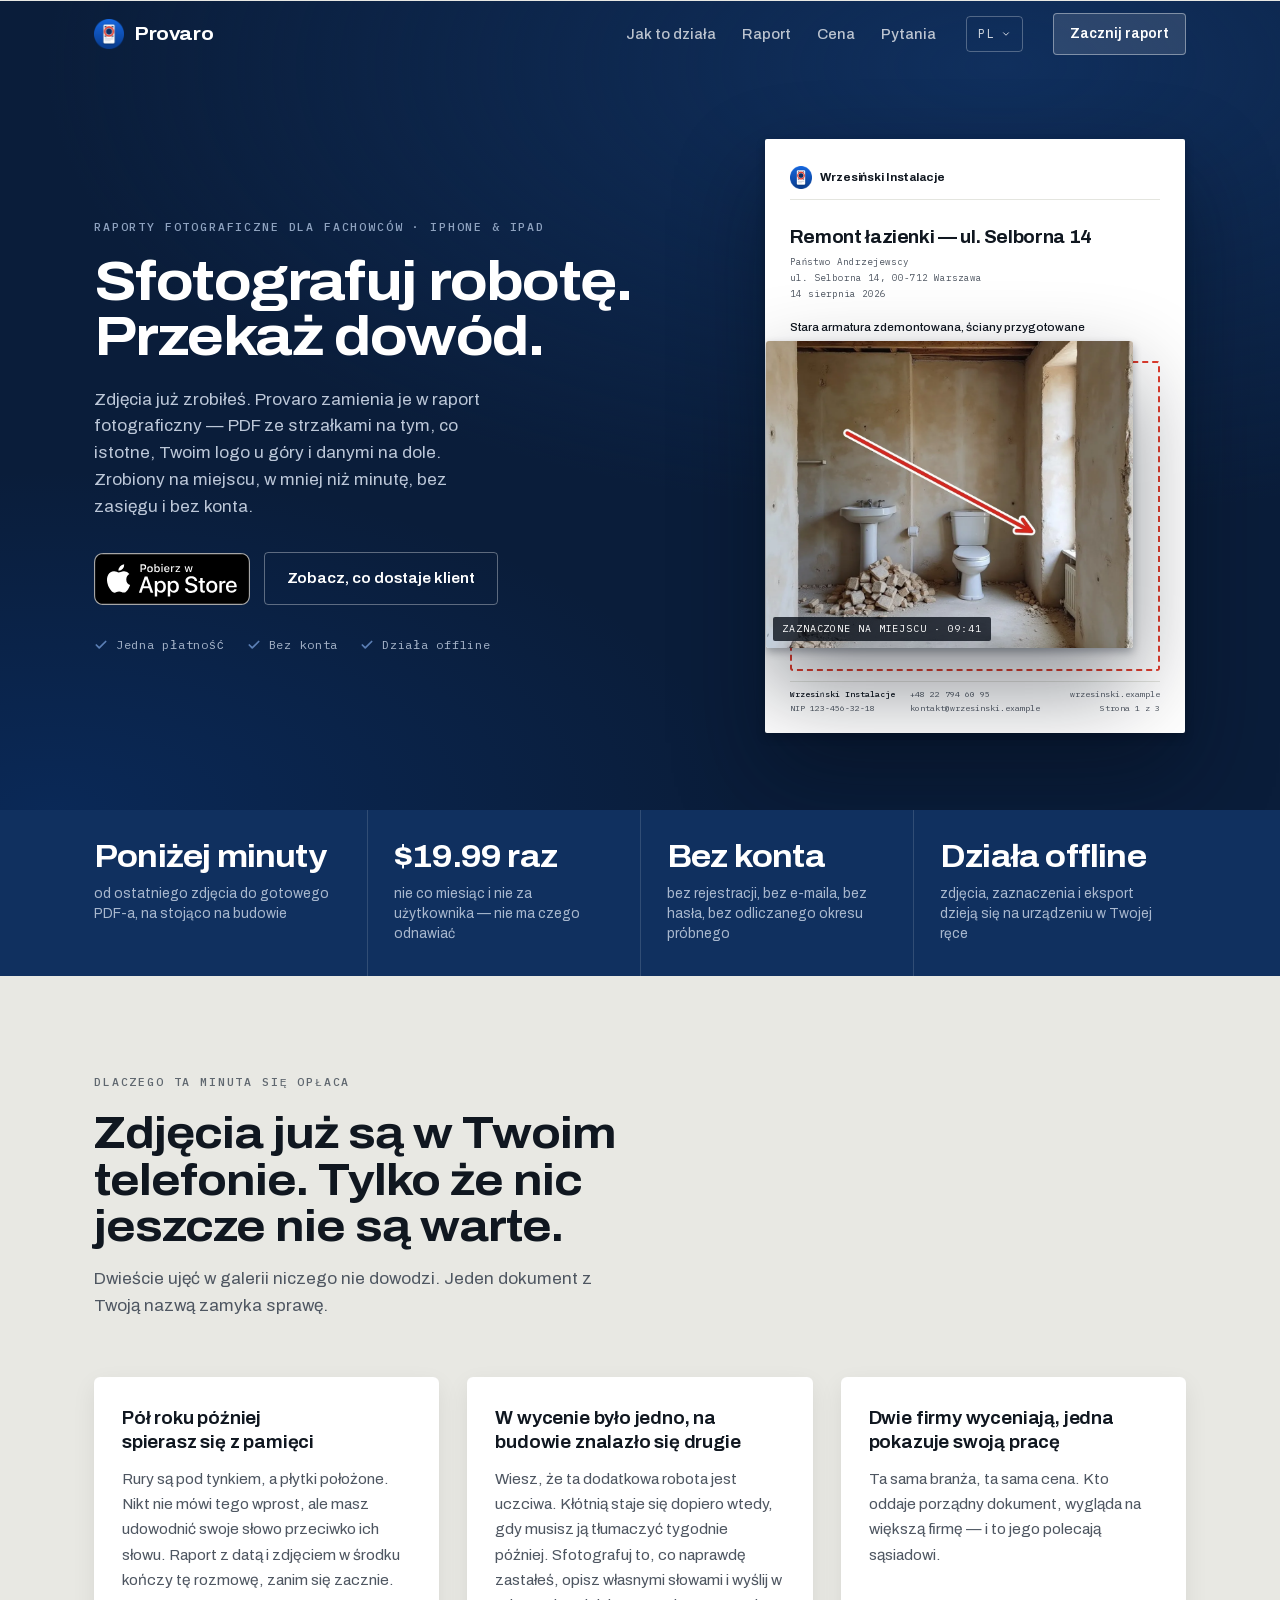
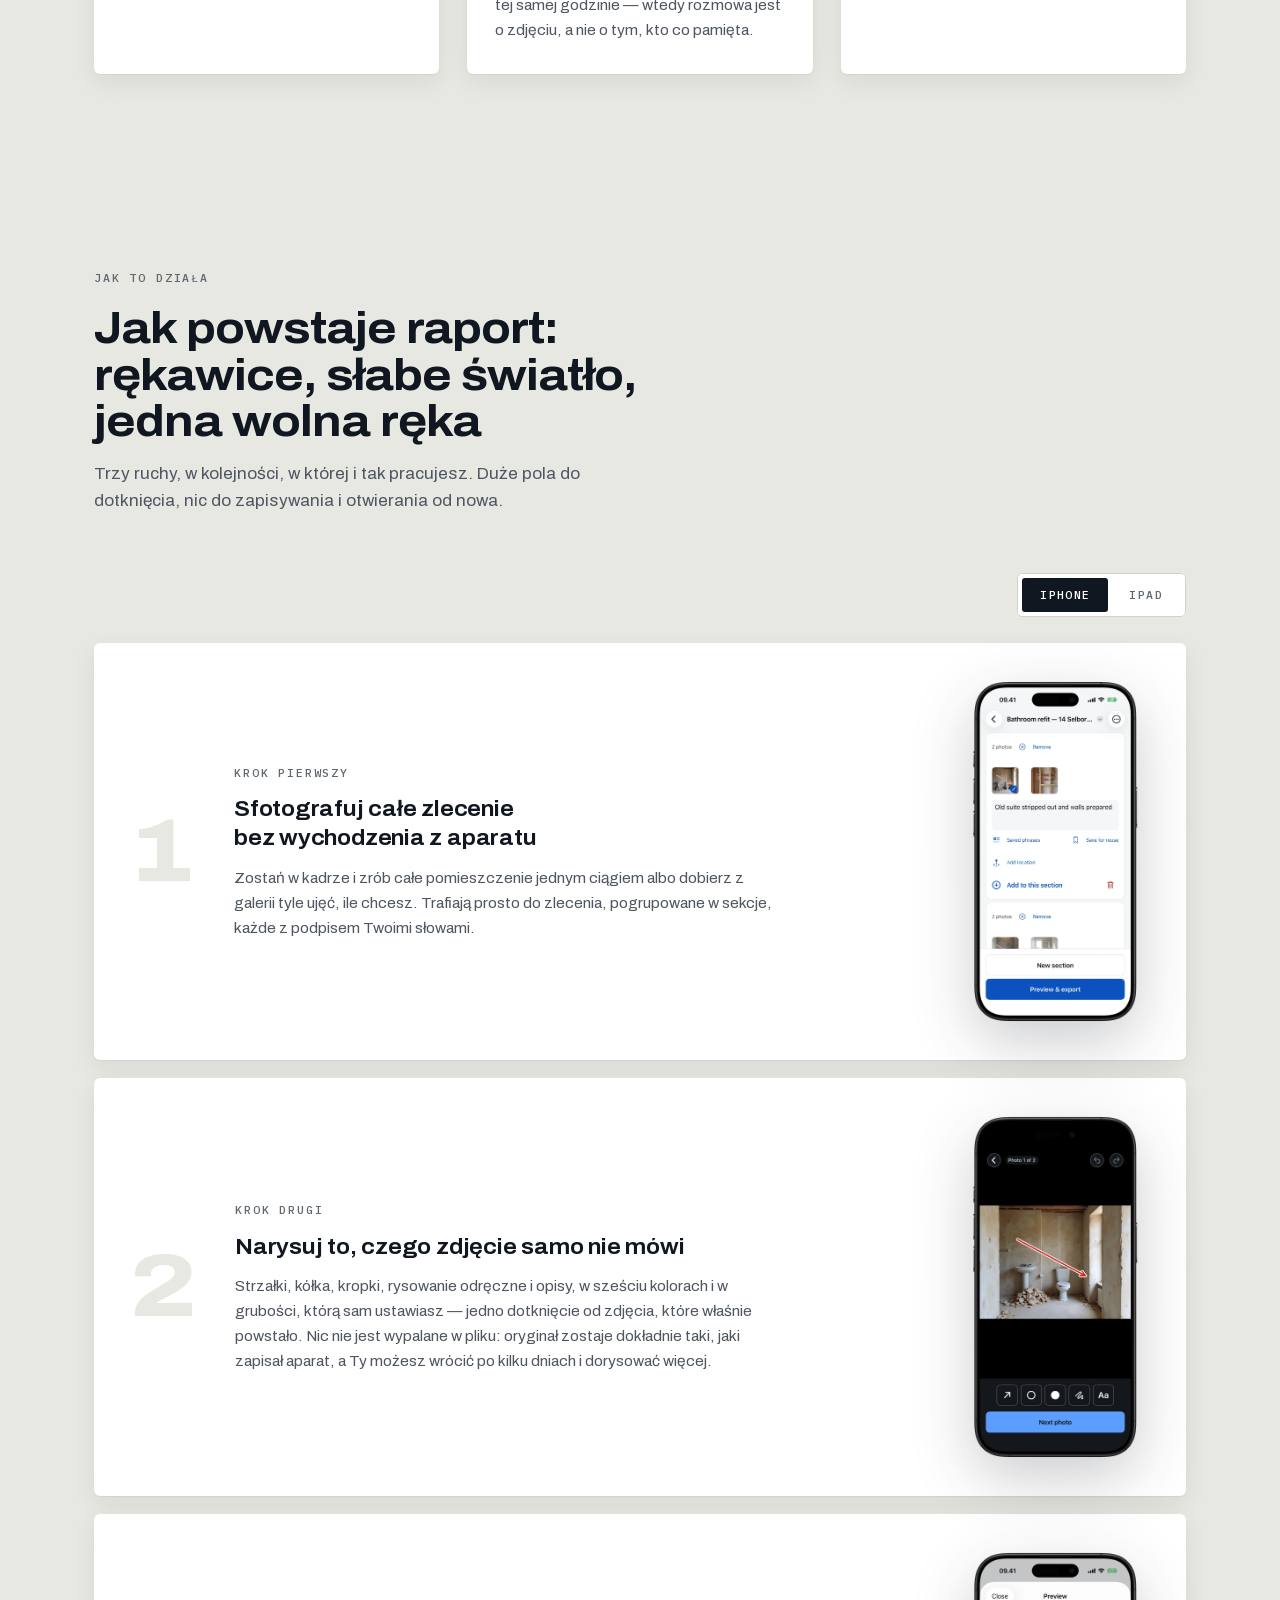
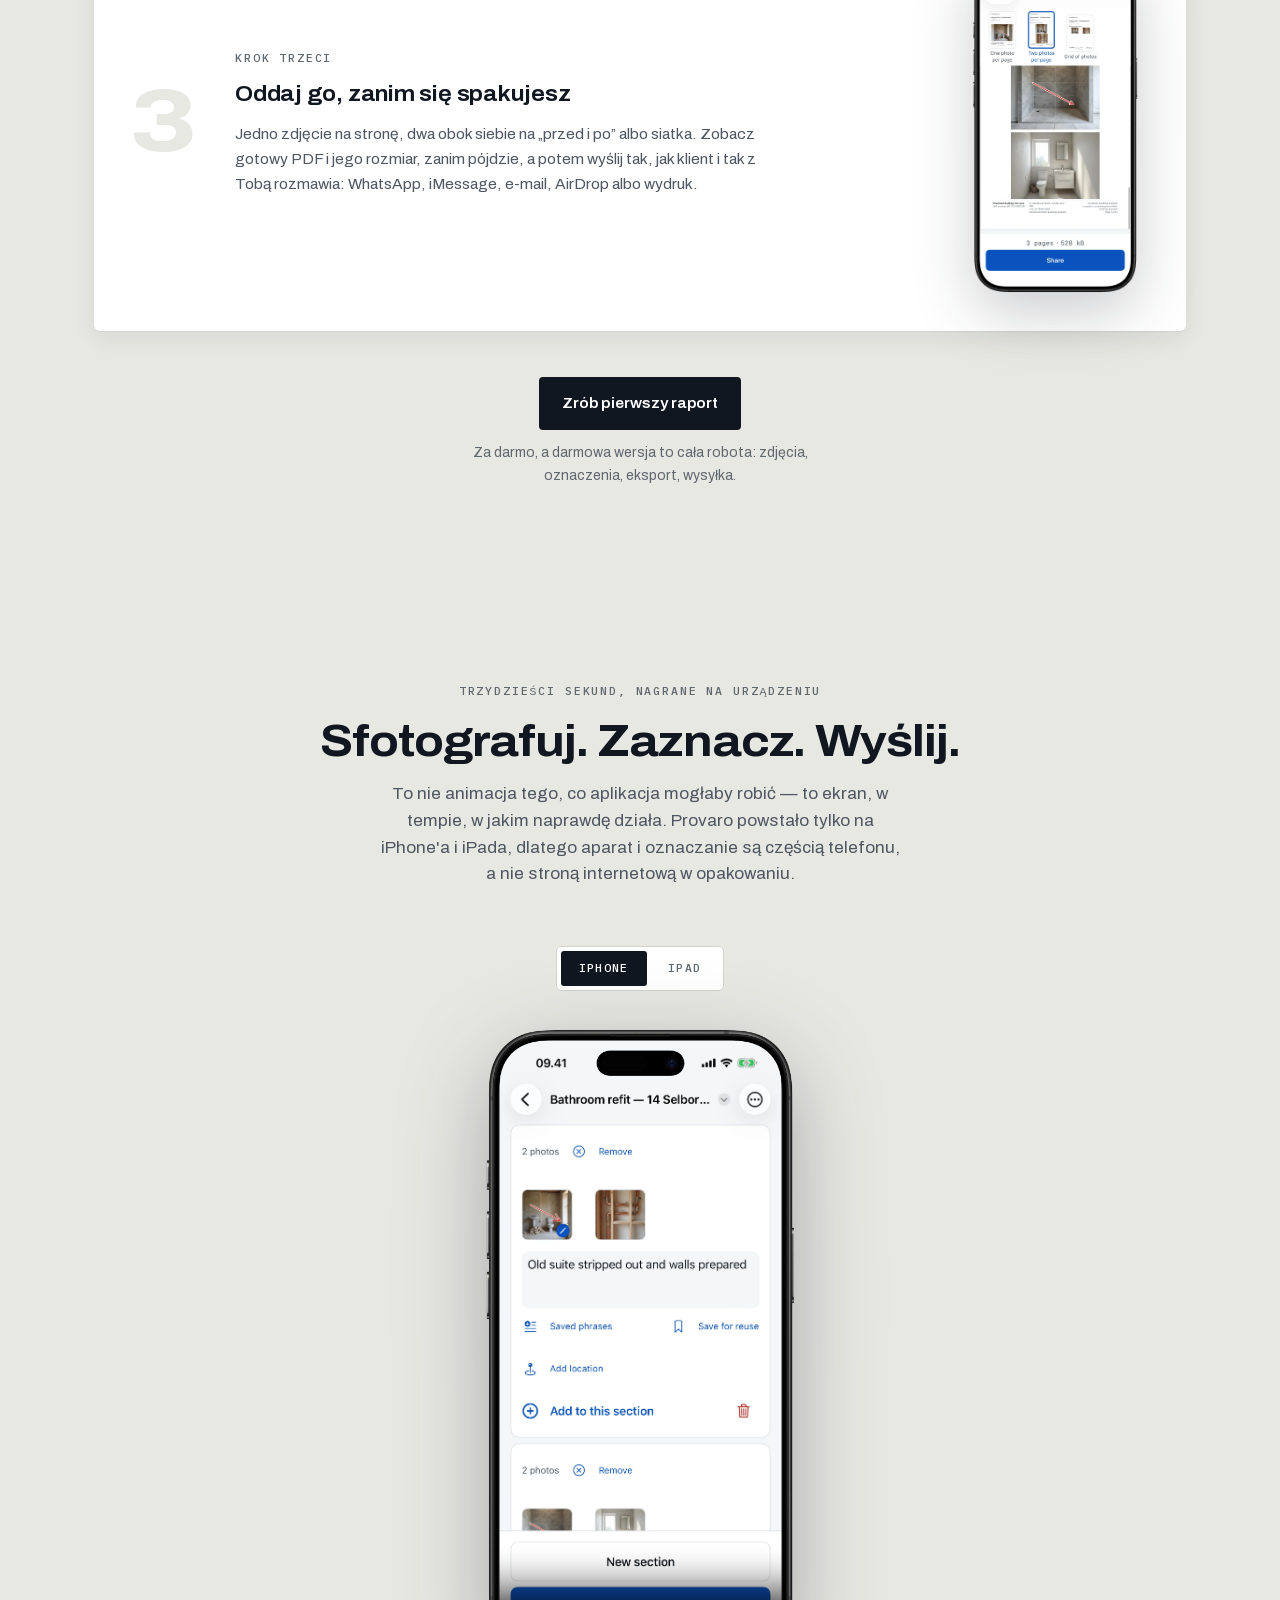
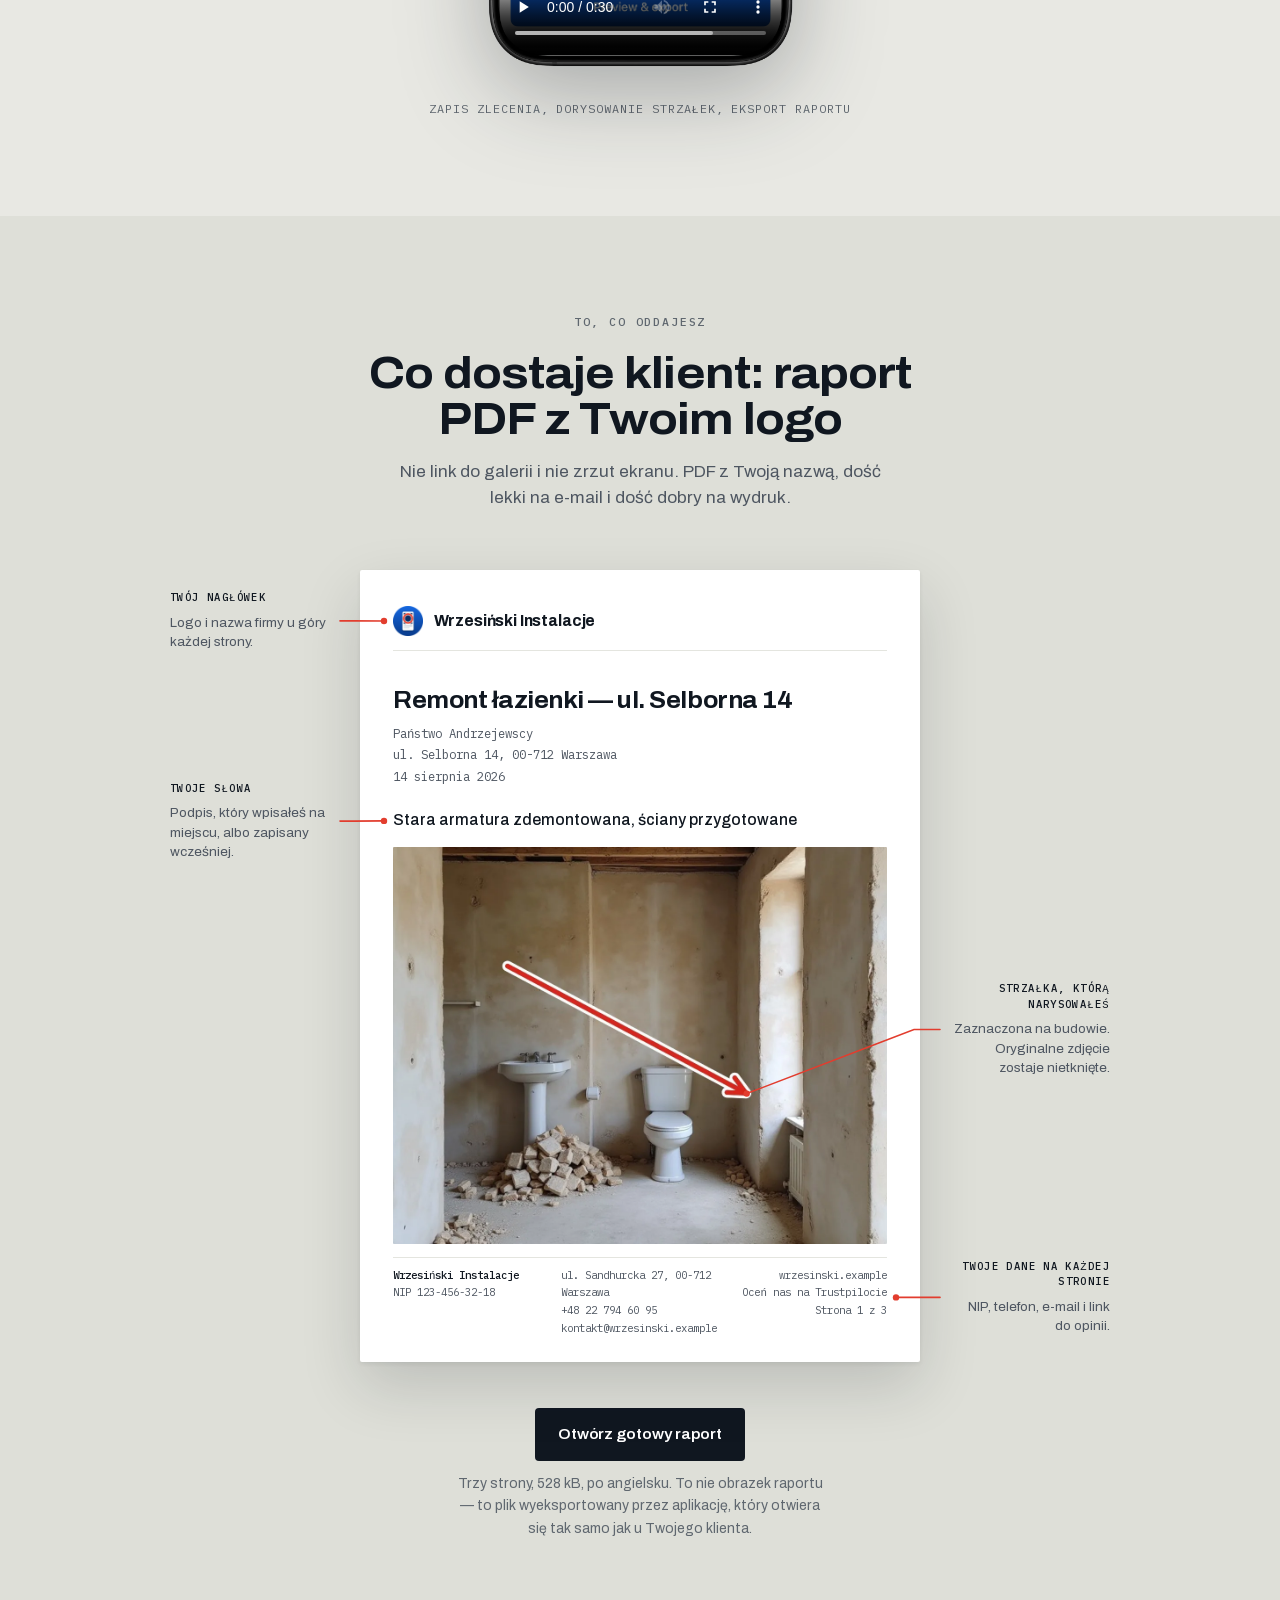
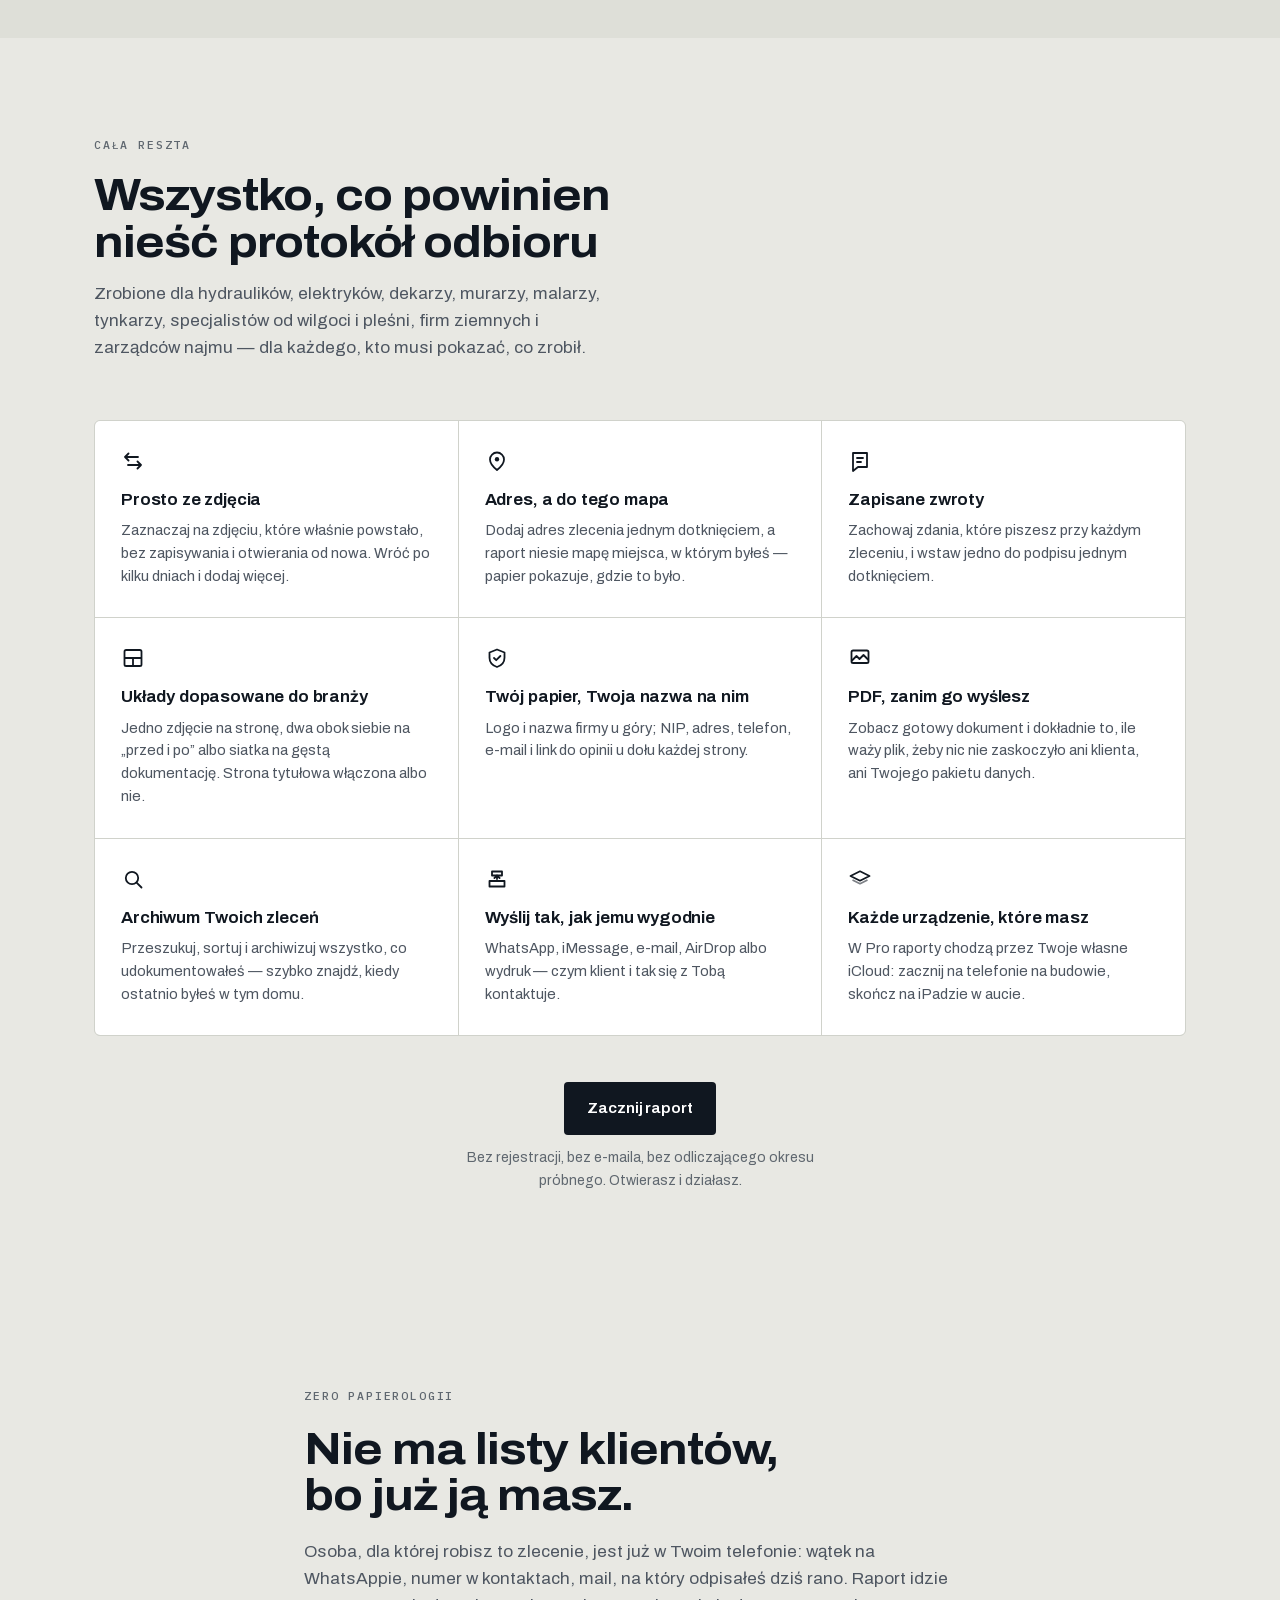
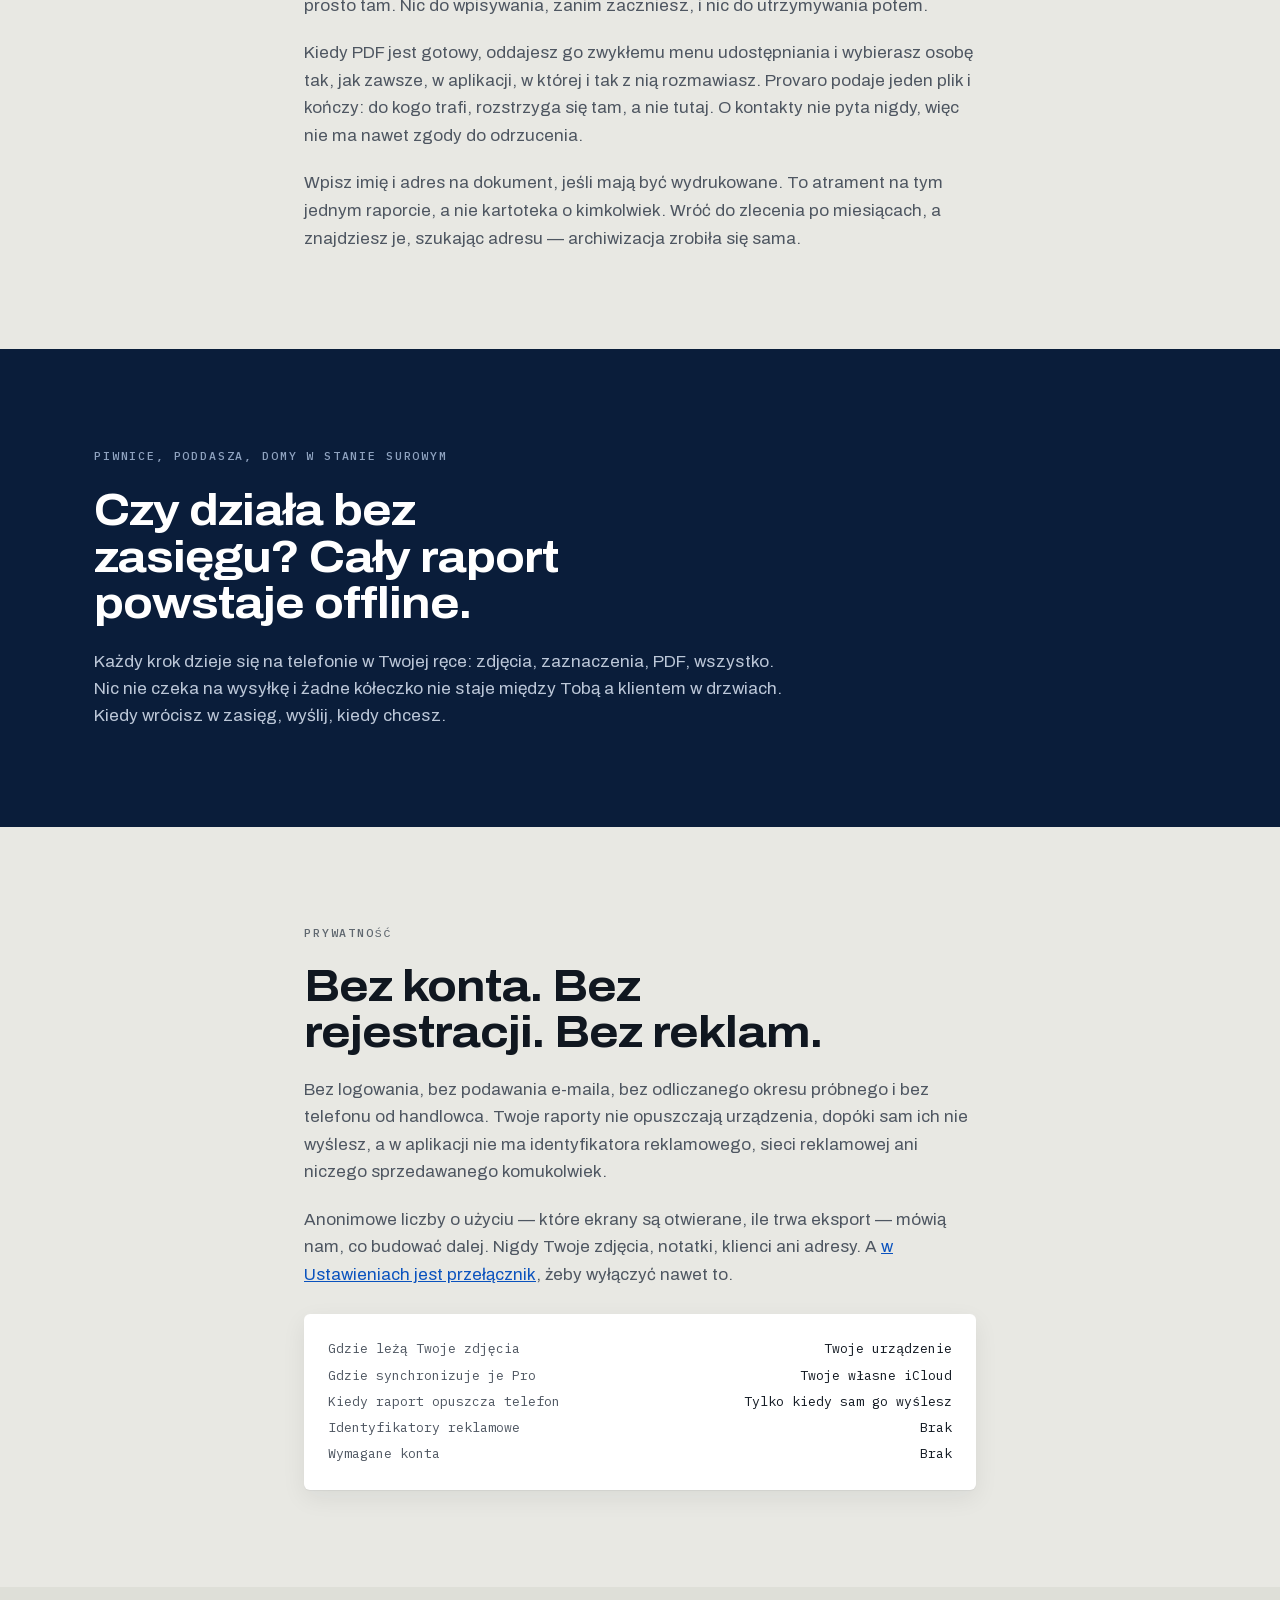
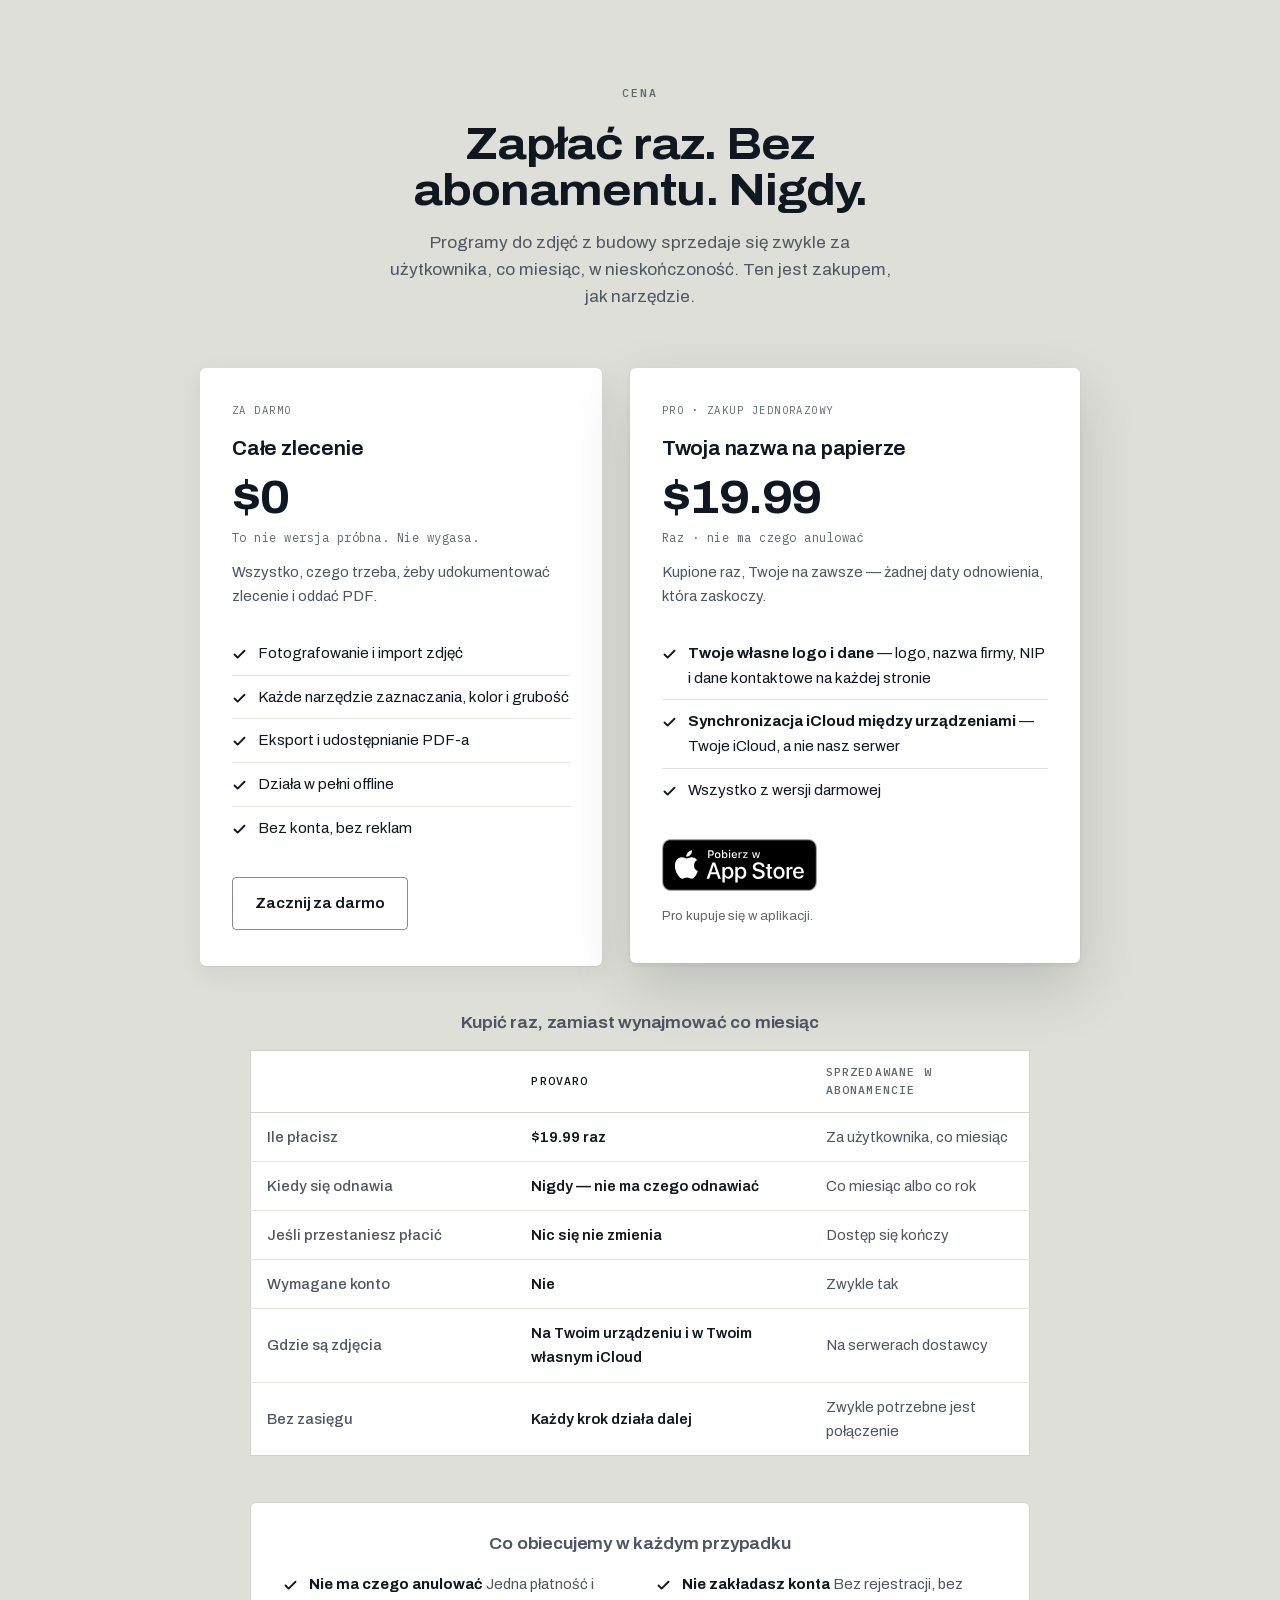
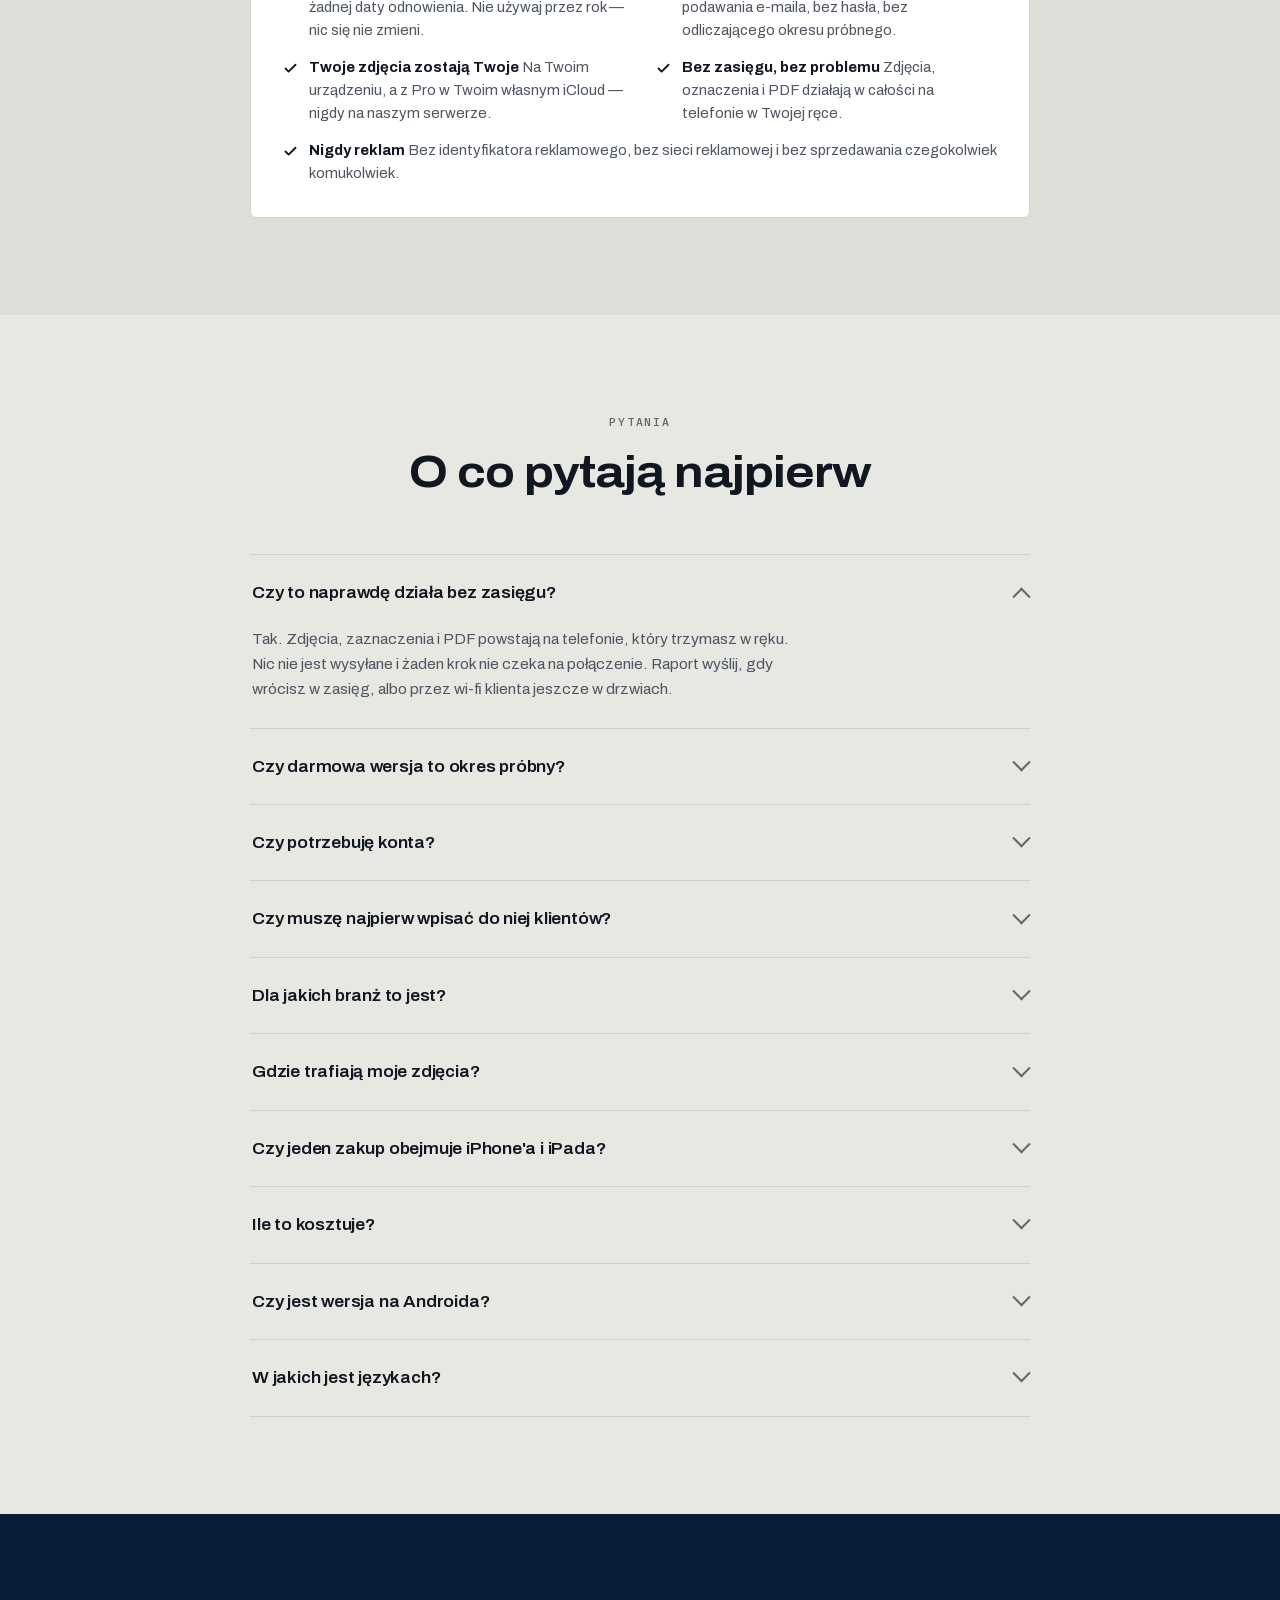
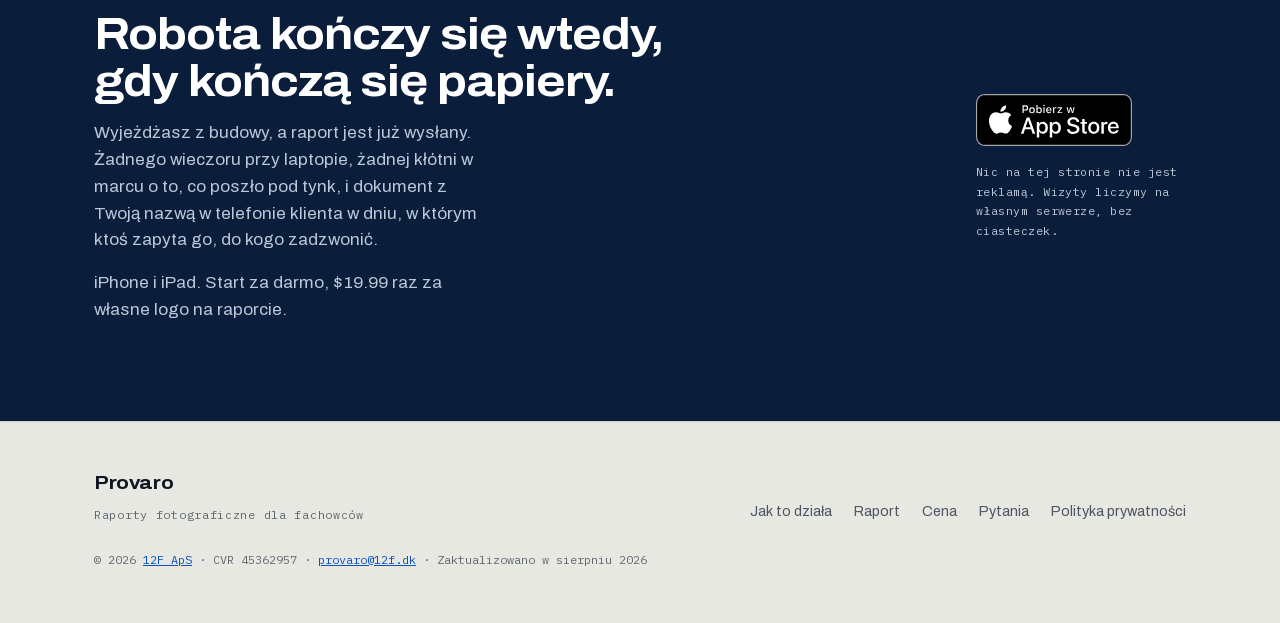
<file: pl/index.html>
<!DOCTYPE html>
<html lang="pl" data-price-primary="pl" data-price-secondary="none">
<head>
  <meta charset="utf-8" />
  <meta name="viewport" content="width=device-width, initial-scale=1, viewport-fit=cover" />
  <title>Dokumentacja fotograficzna i raport z budowy — Provaro</title>
  <meta name="description" content="Provaro zamienia zdjęcia z budowy w PDF z Twoim nagłówkiem, na miejscu i w mniej niż minutę — żebyś za pół roku wciąż udowodnił, co zrobiłeś." />
  <link rel="canonical" href="https://provaro.12f.dk/pl/" />
  <meta property="og:locale" content="pl_PL" />
  <!-- i18n:alternates — every translation points at every other one, self
       included, which is what Google asks for. tools/build-i18n.py copies this
       block unchanged; edit it here and rebuild. -->
  <link rel="alternate" hreflang="x-default" href="https://provaro.12f.dk/" />
  <link rel="alternate" hreflang="en" href="https://provaro.12f.dk/" />
  <link rel="alternate" hreflang="da" href="https://provaro.12f.dk/da/" />
  <link rel="alternate" hreflang="de" href="https://provaro.12f.dk/de/" />
  <link rel="alternate" hreflang="es" href="https://provaro.12f.dk/es/" />
  <link rel="alternate" hreflang="fr" href="https://provaro.12f.dk/fr/" />
  <link rel="alternate" hreflang="it" href="https://provaro.12f.dk/it/" />
  <link rel="alternate" hreflang="ja" href="https://provaro.12f.dk/ja/" />
  <link rel="alternate" hreflang="nl" href="https://provaro.12f.dk/nl/" />
  <link rel="alternate" hreflang="pl" href="https://provaro.12f.dk/pl/" />
  <link rel="alternate" hreflang="pt-BR" href="https://provaro.12f.dk/pt-br/" />
  <!-- /i18n:alternates -->
  <meta name="theme-color" content="#0A1D3A" />
  <link rel="icon" href="../assets/img/favicon.png" type="image/png" />
  <link rel="apple-touch-icon" href="../assets/img/apple-touch-icon.png" />

  <link rel="preload" href="../assets/fonts/archivo-400_800-latin.woff2" as="font" type="font/woff2" crossorigin />
  <link rel="preload" href="../assets/fonts/ibm-plex-mono-500-latin.woff2" as="font" type="font/woff2" crossorigin />
  <!-- BUMP ?v= WHENEVER css/styles.css CHANGES. Pages serves the stylesheet with
       a four-hour cache and no hash in its filename, so without a fresh query the
       new markup gets styled by the old rules for hours after a deploy. The HTML
       itself carries a much shorter TTL, so a changed token lands immediately. -->
  <link rel="stylesheet" href="../css/styles.css?v=2026-08-27a" />

  <meta property="og:type" content="website" />
  <meta property="og:site_name" content="Provaro" />
  <meta property="og:title" content="Dokumentacja fotograficzna i raport z budowy — Provaro" />
  <meta property="og:description" content="Zdjęcia z zaznaczeniami w PDF-ie z Twoim logo, zrobionym na miejscu, w mniej niż minutę. Jedna płatność. Bez abonamentu. Bez konta. Działa bez zasięgu." />
  <meta property="og:url" content="https://provaro.12f.dk/pl/" />
  <meta property="og:image" content="https://provaro.12f.dk/assets/og/og-image.png" />
  <meta property="og:image:width" content="1200" />
  <meta property="og:image:height" content="630" />
  <meta name="twitter:card" content="summary_large_image" />
  <meta name="twitter:title" content="Dokumentacja fotograficzna i raport z budowy — Provaro" />
  <meta name="twitter:description" content="Zdjęcia z zaznaczeniami w PDF-ie z Twoim logo, zrobionym na miejscu, w mniej niż minutę. Jedna płatność. Bez abonamentu." />
  <meta name="twitter:image" content="https://provaro.12f.dk/assets/og/og-image.png" />

  <!-- Every App Store link carries ?ct=site-provaro-pl&mt=8. Without it App Store
       Connect files each download from here into one undifferentiated "Web
       referrer" bucket; ct= fills the Campaign column instead, so the question
       "did the site do anything" has an answer. tools/build-i18n.py appends the
       language to the token on a translated page — site-provaro-de and the rest
       — which is what makes the ten translations measurable separately rather
       than as one number. Attribution only accrues from the day tagging ships;
       there is no backfill. See issue #35.

       ct is free text and capped at 40 characters, which the longest token
       here (site-provaro-pt-br, 18) is comfortably inside.

  Prices come from Apple, not from this file. tools/fetch-appstore-price.py
       reads them off the App Store and bakes the euro price into the markup
       above, so a crawler and a visitor with no JavaScript both read the real
       number. This then swaps in the visitor's own storefront price, because a
       Dane charged 99 kr should not be quoted euros. pricing.json is served
       from this domain, so the promise in the closing fineprint still holds:
       nothing here talks to anyone but us. -->
  <script>
    (function () {
      var url = '../assets/data/pricing.json?v=ea0ce7be';

      // A regional locale is the honest signal — someone in Denmark almost
      // always carries a -DK tag even when the interface language is English.
      // Failing that, the time zone names the country well enough to price it.
      var ZONES = {
        'Europe/Copenhagen': 'dk', 'Europe/Stockholm': 'se',
        'Europe/Oslo': 'no', 'Europe/London': 'gb', 'Europe/Zurich': 'ch',
        'Europe/Warsaw': 'pl', 'Europe/Prague': 'cz', 'Pacific/Auckland': 'nz',
        'Europe/Berlin': 'de', 'Europe/Vienna': 'de', 'Europe/Madrid': 'es',
        'Europe/Paris': 'fr', 'Europe/Rome': 'it', 'Europe/Amsterdam': 'nl',
        'Europe/Brussels': 'nl', 'Asia/Tokyo': 'jp',
        'America/Sao_Paulo': 'br', 'America/Bahia': 'br',
        'America/Fortaleza': 'br', 'America/Recife': 'br',
        'America/Toronto': 'ca', 'America/Vancouver': 'ca',
        'America/Edmonton': 'ca', 'America/Winnipeg': 'ca',
        'America/Halifax': 'ca', 'America/St_Johns': 'ca'
      };

      function regions() {
        var tags = (navigator.languages || [navigator.language || '']).slice(0);
        var out = [];
        tags.forEach(function (tag) {
          var m = /^[a-z]{2,3}[-_](?:[A-Za-z]{4}[-_])?([A-Za-z]{2})\b/.exec(tag);
          if (m) out.push(m[1].toUpperCase());
        });
        return out;
      }

      function zone() {
        try {
          var tz = Intl.DateTimeFormat().resolvedOptions().timeZone;
          if (ZONES[tz]) return ZONES[tz];
          if (/^(America|US)\//.test(tz)) return 'us';
          if (/^Australia\//.test(tz)) return 'au';
        } catch (e) {}
        return null;
      }

      // Which storefront this page is written for. The English page is
      // priced in euros and quotes kroner beside it; /de/ is priced in euros
      // the German way and quotes francs; /ja/ is priced in yen and quotes
      // nothing, because a third currency is noise. Absent, pricing.json
      // decides, which is what a page with no attributes gets.
      var root = document.documentElement;
      var PRIMARY = root.getAttribute('data-price-primary');
      var SECONDARY = root.getAttribute('data-price-secondary');

      function pick(data) {
        var sf = data.storefronts || {};
        var wanted = regions();
        for (var i = 0; i < wanted.length; i++) {
          for (var key in sf) {
            if (sf[key].regions.indexOf(wanted[i]) !== -1) return key;
          }
        }
        var byZone = zone();
        return sf[byZone] ? byZone : primary(data);
      }

      function primary(data) { return PRIMARY || data.primary; }
      function secondary(data) { return SECONDARY || data.secondary; }

      function apply(data) {
        var sf = data.storefronts || {};
        var hereKey = pick(data);
        var here = sf[hereKey];
        if (!here) return;
        var mine = primary(data), theirs = secondary(data);
        var home = sf[theirs] || null;

        // The small print quotes a second currency so the number can be
        // checked against a familiar one — kroner for the euro page, euros for
        // a Danish visitor. To anyone billed in a third currency it is just
        // noise, so they get the aside dropped rather than translated. A page
        // that names no second currency drops it for everyone.
        var other = hereKey === theirs ? sf[mine]
                  : hereKey === mine ? home : null;

        var aside = document.querySelector('[data-price-aside]');
        if (aside) aside.hidden = !other;

        var text = {
          free: here.free,
          pro: here.pro,
          'pro-secondary': other ? other.pro : null
        };

        var spans = document.querySelectorAll('[data-price]');
        for (var i = 0; i < spans.length; i++) {
          var value = text[spans[i].getAttribute('data-price')];
          if (value) spans[i].textContent = value;
        }
      }

      var loaded = fetch(url, { cache: 'no-cache' }).then(function (r) {
        if (!r.ok) throw new Error(r.status);
        return r.json();
      });

      function run() { loaded.then(apply).catch(function () {}); }

      if (document.readyState === 'loading') {
        document.addEventListener('DOMContentLoaded', run);
      } else {
        run();
      }
    })();
  </script>

  <!-- Umami: self-hosted on our own box, cookie-less, no cross-site identifier.
       It is the only request this page makes to anywhere but itself, which is
       why the fonts below it are self-hosted and the closing fineprint says
       plainly that visits are counted. -->
  <!-- Umami analytics: production-hostname guard — local dev (localhost/127.0.0.1/preview domains) never reports to the provaro.12f.dk production site. -->
<script>
(function(){var H="provaro.12f.dk",d=document;if(location.hostname===H||location.hostname==="www."+H){var s=d.createElement("script");s.src="https://umami.robert-jensen.dk/script.js";s.defer=true;s.dataset.websiteId="007e0c65-405a-4881-99a3-ca9bb0895715";s.dataset.performance="true";d.head.appendChild(s);}})();
</script>

  <script type="application/ld+json">
  {
    "@context": "https://schema.org",
    "@type": "MobileApplication",
    "name": "Provaro",
    "operatingSystem": "iOS",
    "applicationCategory": "BusinessApplication",
    "url": "https://provaro.12f.dk/pl/",
    "installUrl": "https://apps.apple.com/pl/app/provaro-job-photo-reports/id6800068309?ct=site-provaro-pl&mt=8",
    "author": {
      "@type": "Organization",
      "name": "12F ApS",
      "url": "https://www.12f.dk/",
      "email": "provaro@12f.dk",
      "sameAs": [
        "https://www.12f.dk/provaro/",
        "https://apps.apple.com/gb/developer/robert-jensen/id1786807724"
      ]
    },
    "publisher": {
      "@type": "Organization",
      "name": "12F ApS",
      "url": "https://www.12f.dk/",
      "email": "provaro@12f.dk"
    },
    "dateModified": "2026-08-27",
    "operatingSystemVersion": "iOS 17.0 or later",
    "description": "Zamień skończone zlecenie w profesjonalny raport fotograficzny: zdjęcia z zaznaczeniami w PDF-ie z Twoim logo, zrobionym na miejscu, w mniej niż minutę. Działa offline, bez konta, bez reklam.",
    "featureList": [
      "Sfotografuj całe zlecenie bez wychodzenia z aparatu",
      "Strzałki, kółka, kropki, rysowanie odręczne i opisy na każdym zdjęciu",
      "PDF z Twoim logo, numerem NIP i danymi kontaktowymi",
      "Działa w pełni offline",
      "Synchronizacja iCloud między Twoimi urządzeniami"
    ],
    "offers": [
      {
        "@type": "Offer",
        "price": "0",
        "priceCurrency": "PLN",
        "description": "Za darmo: fotografowanie, zaznaczanie, eksport i wysyłka. To nie jest wersja próbna."
      },
      {
        "@type": "Offer",
        "price": "99.99",
        "priceCurrency": "PLN",
        "description": "Pro (na zawsze): Twoje logo i dane na raporcie oraz synchronizacja iCloud między urządzeniami. Jednorazowy zakup."
      }
    ],
    "inLanguage": "pl"
  }
  </script>

  <script type="application/ld+json">
  {
    "@context": "https://schema.org",
    "@type": "HowTo",
    "name": "Jak zrobić raport fotograficzny z budowy na miejscu",
    "description": "Sfotografuj skończone zlecenie, zaznacz to, co ważne, i przekaż klientowi raport PDF z Twoim logo, nie schodząc z budowy.",
    "totalTime": "PT1M",
    "url": "https://provaro.12f.dk/pl/#how",
    "tool": [
      {
        "@type": "HowToTool",
        "name": "iPhone lub iPad z Provaro"
      }
    ],
    "step": [
      {
        "@type": "HowToStep",
        "name": "Sfotografuj całe zlecenie bez wychodzenia z aparatu",
        "text": "Zostań w kadrze i zrób całe pomieszczenie jednym ciągiem albo dobierz z galerii tyle ujęć, ile chcesz. Trafiają prosto do zlecenia, pogrupowane w sekcje, każde z podpisem Twoimi słowami.",
        "image": "https://provaro.12f.dk/assets/screens/iphone/framed/report-editor.webp",
        "url": "https://provaro.12f.dk/pl/#how"
      },
      {
        "@type": "HowToStep",
        "name": "Zaznacz to, czego zdjęcie samo nie mówi",
        "text": "Strzałki, kółka, kropki, rysowanie odręczne i opisy, w sześciu kolorach i w grubości, którą sam ustawiasz, jedno dotknięcie od zdjęcia, które właśnie powstało. Oryginalne zdjęcie zostaje dokładnie takie, jakie zapisał aparat.",
        "image": "https://provaro.12f.dk/assets/screens/iphone/framed/markup.webp",
        "url": "https://provaro.12f.dk/pl/#how"
      },
      {
        "@type": "HowToStep",
        "name": "Przekaż raport, zanim się spakujesz",
        "text": "Jedno zdjęcie na stronę, dwa obok siebie na „przed i po” albo siatka. Sprawdź gotowy PDF i jego rozmiar, a potem wyślij tak, jak klient i tak z Tobą rozmawia: WhatsApp, iMessage, e-mail, AirDrop albo wydruk.",
        "image": "https://provaro.12f.dk/assets/screens/iphone/framed/document-preview.webp",
        "url": "https://provaro.12f.dk/pl/#how"
      }
    ],
    "inLanguage": "pl"
  }
  </script>

  <script type="application/ld+json">
  {
    "@context": "https://schema.org",
    "@type": "FAQPage",
    "mainEntity": [
      {
        "@type": "Question",
        "name": "Czy Provaro naprawdę działa bez zasięgu?",
        "acceptedAnswer": {
          "@type": "Answer",
          "text": "Tak. Zdjęcia, zaznaczenia i PDF powstają na telefonie, który trzymasz w ręku. Nic nie jest wysyłane i żaden krok nie czeka na połączenie. Raport wyślij, gdy wrócisz w zasięg, albo przez wi-fi klienta jeszcze w drzwiach."
        }
      },
      {
        "@type": "Question",
        "name": "Czy darmowa wersja to okres próbny?",
        "acceptedAnswer": {
          "@type": "Answer",
          "text": "Nie. Za darmo dostajesz całe zlecenie — zdjęcia, zaznaczenia, eksport, wysyłkę — i nic nie wygasa. Pro to jednorazowa płatność 99,99 zł, która umieszcza Twoje logo na raporcie i włącza synchronizację iCloud. Nie ma odnowienia i nie ma czego anulować."
        }
      },
      {
        "@type": "Question",
        "name": "Czy potrzebuję konta?",
        "acceptedAnswer": {
          "@type": "Answer",
          "text": "Nie. Bez rejestracji, bez podawania adresu e-mail, bez hasła. Otwórz aplikację i zacznij raport."
        }
      },
      {
        "@type": "Question",
        "name": "Czy muszę najpierw wpisać klientów do Provaro?",
        "acceptedAnswer": {
          "@type": "Answer",
          "text": "Nie. W Provaro nie ma listy klientów, a aplikacja nigdy nie prosi o dostęp do kontaktów. Gotowy PDF przekazujesz zwykłym menu udostępniania iOS i wybierasz osobę w tej aplikacji, w której i tak z nią rozmawiasz, spośród kontaktów, które już masz. Jeśli chcesz, żeby na raporcie było jej imię i adres, wpisujesz je przy tym zleceniu: to atrament na tym jednym dokumencie, a nie kartoteka o kimkolwiek."
        }
      },
      {
        "@type": "Question",
        "name": "Dla jakich branż jest Provaro?",
        "acceptedAnswer": {
          "@type": "Answer",
          "text": "Dla każdego, kto musi pokazać, co zrobił: hydraulików, elektryków, dekarzy, murarzy, malarzy, tynkarzy, specjalistów od wilgoci i pleśni, firm ziemnych oraz zarządców najmu robiących protokoły odbioru."
        }
      },
      {
        "@type": "Question",
        "name": "Gdzie trafiają moje zdjęcia?",
        "acceptedAnswer": {
          "@type": "Answer",
          "text": "Na Twoje urządzenie i nigdzie indziej, chyba że sam wyślesz raport. W Pro synchronizują się dodatkowo przez Twoje własne konto iCloud, a nie przez nasz serwer. W aplikacji nie ma identyfikatora reklamowego ani sieci reklamowej."
        }
      },
      {
        "@type": "Question",
        "name": "Czy jeden zakup obejmuje iPhone'a i iPada?",
        "acceptedAnswer": {
          "@type": "Answer",
          "text": "Tak. Zacznij raport na telefonie na budowie i dokończ go na iPadzie w aucie. W Pro oba pozostają zgodne przez Twoje własne iCloud."
        }
      },
      {
        "@type": "Question",
        "name": "Ile kosztuje Provaro?",
        "acceptedAnswer": {
          "@type": "Answer",
          "text": "Za darmo fotografujesz, zaznaczasz, eksportujesz i wysyłasz — to całe zlecenie i nic nie wygasa. Pro to jednorazowa płatność 99,99 zł, która umieszcza Twoje logo na raporcie i włącza synchronizację iCloud. Nie ma opłaty miesięcznej i nie ma czego anulować."
        }
      },
      {
        "@type": "Question",
        "name": "Czy jest wersja Provaro na Androida?",
        "acceptedAnswer": {
          "@type": "Answer",
          "text": "Nie. Provaro działa tylko na iPhonie i iPadzie i wymaga iOS 17 lub nowszego."
        }
      },
      {
        "@type": "Question",
        "name": "W jakich językach dostępne jest Provaro?",
        "acceptedAnswer": {
          "@type": "Answer",
          "text": "Aplikacja jest po angielsku i po duńsku. Provaro używa języka, który masz już ustawiony w iPhonie, więc nie ma czego wybierać."
        }
      }
    ],
    "inLanguage": "pl"
  }
  </script>
</head>
<body>
  <header class="site-header" id="site-header">
    <div class="wrap header-inner">
      <a class="brand" href="#top" translate="no">
        <img src="../assets/img/logo.png" alt="" width="30" height="30" />
        <span class="brand-name">Provaro</span>
      </a>
      <nav class="site-nav" aria-label="Sekcje">
        <a href="#how">Jak to działa</a>
        <a href="#report">Raport</a>
        <a href="#pricing">Cena</a>
        <a href="#faq">Pytania</a>
      </nav>
      <!-- i18n:langpick — tools/build-i18n.py replaces this whole block, so the
           list of languages is edited here and nowhere else. -->
      <details class="lang-pick" translate="no">
        <summary aria-label="Język"><span class="lang-face">PL<svg width="10" height="10" viewBox="0 0 24 24" aria-hidden="true"><path d="M6 9l6 6 6-6" fill="none" stroke="currentColor" stroke-width="2.4" stroke-linecap="round" stroke-linejoin="round"/></svg></span></summary>
        <nav class="lang-menu" aria-label="Język">
          <a href="/" hreflang="en" lang="en">English</a>
          <a href="/da/" hreflang="da" lang="da">Dansk</a>
          <a href="/de/" hreflang="de" lang="de">Deutsch</a>
          <a href="/es/" hreflang="es" lang="es">Español</a>
          <a href="/fr/" hreflang="fr" lang="fr">Français</a>
          <a href="/it/" hreflang="it" lang="it">Italiano</a>
          <a href="/ja/" hreflang="ja" lang="ja">日本語</a>
          <a href="/nl/" hreflang="nl" lang="nl">Nederlands</a>
          <a href="/pl/" hreflang="pl" lang="pl" aria-current="true">Polski</a>
          <a href="/pt-br/" hreflang="pt-BR" lang="pt-BR">Português (BR)</a>
        </nav>
      </details>
      <!-- /i18n:langpick -->
      <a data-umami-event="appstore-click" data-umami-event-placement="nav" class="header-cta" href="https://apps.apple.com/pl/app/provaro-job-photo-reports/id6800068309?ct=site-provaro-pl&amp;mt=8" target="_blank" rel="noopener">Zacznij raport</a>
    </div>
  </header>

  <main id="top">
    <!-- ================= HERO ================= -->
    <section class="hero">
      <div class="wrap hero-inner">
        <div>
          <p class="eyebrow">Raporty fotograficzne dla fachowców &middot; iPhone &amp; iPad</p>
          <h1><span class="ln">Sfotografuj robotę.</span> <span class="ln">Przekaż dowód.</span></h1>
          <p class="lede">Zdjęcia już zrobiłeś. Provaro zamienia je w raport fotograficzny — PDF ze strzałkami na tym, co istotne, Twoim logo u góry i danymi na dole. Zrobiony na miejscu, w mniej niż minutę, bez zasięgu i bez konta.</p>
          <div class="actions">
            <a data-umami-event="appstore-click" data-umami-event-placement="cta" class="appstore" href="https://apps.apple.com/pl/app/provaro-job-photo-reports/id6800068309?ct=site-provaro-pl&amp;mt=8" target="_blank" rel="noopener">
              <img src="../assets/img/appstore-badge-pl.svg" alt="Pobierz z App Store" width="120" height="40" />
            </a>
            <a class="btn btn-line" href="#report">Zobacz, co dostaje klient</a>
          </div>
          <ul class="hero-ticks">
            <li><svg width="14" height="14" viewBox="0 0 24 24" aria-hidden="true"><path d="M20 6L9 17l-5-5" fill="none" stroke="currentColor" stroke-width="3" stroke-linecap="round" stroke-linejoin="round"/></svg> Jedna płatność</li>
            <li><svg width="14" height="14" viewBox="0 0 24 24" aria-hidden="true"><path d="M20 6L9 17l-5-5" fill="none" stroke="currentColor" stroke-width="3" stroke-linecap="round" stroke-linejoin="round"/></svg> Bez konta</li>
            <li><svg width="14" height="14" viewBox="0 0 24 24" aria-hidden="true"><path d="M20 6L9 17l-5-5" fill="none" stroke="currentColor" stroke-width="3" stroke-linecap="round" stroke-linejoin="round"/></svg> Działa offline</li>
          </ul>
        </div>

        <div class="handover">
          <article class="doc" aria-label="Gotowa strona raportu Provaro">
            <div class="doc-head">
              <img src="../assets/img/logo.png" alt="" width="20" height="20" />
              <span class="doc-firm">Wrzesiński Instalacje</span>
            </div>
            <p class="doc-title">Remont łazienki &mdash; ul. Selborna 14</p>
            <p class="doc-meta">Państwo Andrzejewscy<br /> ul. Selborna 14, 00-712 Warszawa<br /> 14 sierpnia 2026</p>
            <p class="doc-caption">Stara armatura zdemontowana, ściany przygotowane</p>
            <div class="doc-plate">
              <div class="doc-shot empty">
                <figure class="capture">
                  <img src="../assets/photos/job-strip-out.webp" alt="Rozebrana łazienka z czerwoną strzałką narysowaną w poprzek ściany, opadająca na stronę raportu" width="1206" height="904" />
                  <figcaption class="capture-tag">Zaznaczone na miejscu &middot; 09:41</figcaption>
                </figure>
              </div>
            </div>
            <div class="doc-foot">
              <div><strong>Wrzesiński Instalacje</strong>NIP 123-456-32-18</div>
              <div>+48 22 794 60 95<br />kontakt@wrzesinski.example</div>
              <div>wrzesinski.example<br />Strona 1 z 3</div>
            </div>
          </article>
        </div>
      </div>
    </section>

    <!-- ================= LEDGER ================= -->
    <section class="ledger" aria-label="W skrócie">
      <div class="wrap ledger-grid">
        <div class="ledger-item"><strong>Poniżej minuty</strong> <span>od ostatniego zdjęcia do gotowego PDF-a, na stojąco na budowie</span></div>
        <div class="ledger-item"><strong><span data-price="pro">99,99 zł</span> raz</strong> <span>nie co miesiąc i nie za użytkownika — nie ma czego odnawiać</span></div>
        <div class="ledger-item"><strong>Bez konta</strong> <span>bez rejestracji, bez e-maila, bez hasła, bez odliczanego okresu próbnego</span></div>
        <div class="ledger-item"><strong>Działa offline</strong> <span>zdjęcia, zaznaczenia i eksport dzieją się na urządzeniu w Twojej ręce</span></div>
      </div>
    </section>

    <!-- ================= STAKES ================= -->
    <section class="section">
      <div class="wrap">
        <div class="head">
          <span class="eyebrow">Dlaczego ta minuta się opłaca</span>
          <h2>Zdjęcia już są w Twoim telefonie. Tylko że nic jeszcze nie są warte.</h2>
          <p class="lede">Dwieście ujęć w galerii niczego nie dowodzi. Jeden dokument z Twoją nazwą zamyka sprawę.</p>
        </div>
        <div class="stakes-grid">
          <article class="stake" data-reveal>
            <h3>Pół roku później spierasz się z pamięci</h3>
            <p>Rury są pod tynkiem, a płytki położone. Nikt nie mówi tego wprost, ale masz udowodnić swoje słowo przeciwko ich słowu. Raport z datą i zdjęciem w środku kończy tę rozmowę, zanim się zacznie.</p>
          </article>
          <article class="stake" data-reveal>
            <h3>W wycenie było jedno, na budowie znalazło się drugie</h3>
            <p>Wiesz, że ta dodatkowa robota jest uczciwa. Kłótnią staje się dopiero wtedy, gdy musisz ją tłumaczyć tygodnie później. Sfotografuj to, co naprawdę zastałeś, opisz własnymi słowami i wyślij w tej samej godzinie — wtedy rozmowa jest o zdjęciu, a nie o tym, kto co pamięta.</p>
          </article>
          <article class="stake" data-reveal>
            <h3>Dwie firmy wyceniają, jedna pokazuje swoją pracę</h3>
            <p>Ta sama branża, ta sama cena. Kto oddaje porządny dokument, wygląda na większą firmę — i to jego polecają sąsiadowi.</p>
          </article>
        </div>
      </div>
    </section>

    <!-- ================= HOW IT WORKS ================= -->
    <section id="how" class="section">
      <div class="wrap">
        <div class="head">
          <span class="eyebrow">Jak to działa</span>
          <h2>Jak powstaje raport: rękawice, słabe światło, jedna wolna ręka</h2>
          <p class="lede">Trzy ruchy, w kolejności, w której i tak pracujesz. Duże pola do dotknięcia, nic do zapisywania i otwierania od nowa.</p>
        </div>
        <div class="device-pick" data-device-pick>
          <div class="switch-row right">
            <fieldset class="device-switch">
              <legend class="sr-only">Pokaż te ekrany na</legend>
              <input class="device-radio" type="radio" name="how-device" id="how-iphone" value="iphone" checked />
              <label for="how-iphone">iPhone</label>
              <input class="device-radio" type="radio" name="how-device" id="how-ipad" value="ipad" />
              <label for="how-ipad">iPad</label>
            </fieldset>
          </div>
          <ol class="steps">
            <li class="step" data-reveal>
              <span class="step-n" aria-hidden="true">1</span>
              <div class="step-body">
                <span class="eyebrow">Krok pierwszy</span>
                <h3>Sfotografuj całe zlecenie bez wychodzenia z aparatu</h3>
                <p>Zostań w kadrze i zrób całe pomieszczenie jednym ciągiem albo dobierz z galerii tyle ujęć, ile chcesz. Trafiają prosto do zlecenia, pogrupowane w sekcje, każde z podpisem Twoimi słowami.</p>
              </div>
              <div class="step-shot">
                <img class="on-iphone" src="../assets/screens/iphone/framed/report-editor.webp" alt="Zlecenie otwarte w Provaro na iPhonie: zdjęcia zebrane w sekcje, każde z podpisem pod spodem" width="800" height="1606" loading="lazy" />
                <img class="on-ipad" src="../assets/screens/ipad/framed/report-editor.webp" alt="To samo zlecenie na iPadzie, z listą raportów po lewej i otwartym zleceniem obok" width="800" height="1043" loading="lazy" />
              </div>
            </li>
            <li class="step" data-reveal>
              <span class="step-n" aria-hidden="true">2</span>
              <div class="step-body">
                <span class="eyebrow">Krok drugi</span>
                <h3>Narysuj to, czego zdjęcie samo nie mówi</h3>
                <p>Strzałki, kółka, kropki, rysowanie odręczne i opisy, w sześciu kolorach i w grubości, którą sam ustawiasz — jedno dotknięcie od zdjęcia, które właśnie powstało. Nic nie jest wypalane w pliku: oryginał zostaje dokładnie taki, jaki zapisał aparat, a Ty możesz wrócić po kilku dniach i dorysować więcej.</p>
              </div>
              <div class="step-shot">
                <img class="on-iphone" src="../assets/screens/iphone/framed/markup.webp" alt="Zaznaczanie zdjęcia w Provaro na iPhonie czerwoną strzałką, pasek narzędzi pod spodem" width="800" height="1606" loading="lazy" />
                <img class="on-ipad" src="../assets/screens/ipad/framed/markup.webp" alt="To samo zaznaczenie na iPadzie, zdjęcie na cały ekran, pasek narzędzi pod spodem" width="800" height="1043" loading="lazy" />
              </div>
            </li>
            <li class="step" data-reveal>
              <span class="step-n" aria-hidden="true">3</span>
              <div class="step-body">
                <span class="eyebrow">Krok trzeci</span>
                <h3>Oddaj go, zanim się spakujesz</h3>
                <p>Jedno zdjęcie na stronę, dwa obok siebie na „przed i po” albo siatka. Zobacz gotowy PDF i jego rozmiar, zanim pójdzie, a potem wyślij tak, jak klient i tak z Tobą rozmawia: WhatsApp, iMessage, e-mail, AirDrop albo wydruk.</p>
              </div>
              <div class="step-shot">
                <img class="on-iphone" src="../assets/screens/iphone/framed/document-preview.webp" alt="Gotowy PDF z Twoim logo w Provaro na iPhonie, z liczbą stron i rozmiarem pliku przed wysłaniem" width="800" height="1606" loading="lazy" />
                <img class="on-ipad" src="../assets/screens/ipad/framed/document-preview.webp" alt="To samo okno eksportu na iPadzie, wybór układu i gotowy PDF nad otwartym zleceniem" width="800" height="1043" loading="lazy" />
              </div>
            </li>
          </ol>
        </div>
        <div class="section-cta">
          <a data-umami-event="appstore-click" data-umami-event-placement="cta" class="btn btn-solid" href="https://apps.apple.com/pl/app/provaro-job-photo-reports/id6800068309?ct=site-provaro-pl&amp;mt=8" target="_blank" rel="noopener">Zrób pierwszy raport</a>
          <p class="section-cta-note">Za darmo, a darmowa wersja to cała robota: zdjęcia, oznaczenia, eksport, wysyłka.</p>
        </div>
      </div>
    </section>

    <!-- ================= REEL ================= -->
    <section class="section">
      <div class="wrap">
        <div class="head centered">
          <span class="eyebrow">Trzydzieści sekund, nagrane na urządzeniu</span>
          <h2>Sfotografuj. Zaznacz. Wyślij.</h2>
          <p class="lede">To nie animacja tego, co aplikacja mogłaby robić — to ekran, w tempie, w jakim naprawdę działa. Provaro powstało tylko na iPhone'a i iPada, dlatego aparat i oznaczanie są częścią telefonu, a nie stroną internetową w opakowaniu.</p>
        </div>
        <div class="device-pick" data-device-pick>
          <div class="switch-row">
            <fieldset class="device-switch">
              <legend class="sr-only">Odtwórz film nagrany na</legend>
              <input class="device-radio" type="radio" name="reel-device" id="reel-iphone" value="iphone" checked />
              <label for="reel-iphone">iPhone</label>
              <input class="device-radio" type="radio" name="reel-device" id="reel-ipad" value="ipad" />
              <label for="reel-ipad">iPad</label>
            </fieldset>
          </div>
          <figure class="reel">
            <div class="reel-frame on-iphone">
              <video controls preload="metadata" playsinline poster="../assets/img/poster.webp">
                <source src="../assets/preview.webm" type="video/webm" />
                <source src="../assets/preview.mp4" type="video/mp4" />
                Twoja przeglądarka nie może odtworzyć tego wideo.
              </video>
              <img class="bezel" src="../assets/img/device-frame.webp" alt="" aria-hidden="true" />
            </div>
            <div class="reel-frame reel-ipad on-ipad">
              <video controls preload="metadata" playsinline poster="../assets/img/poster-ipad.webp">
                <source src="../assets/preview-ipad.webm" type="video/webm" />
                <source src="../assets/preview-ipad.mp4" type="video/mp4" />
                Twoja przeglądarka nie może odtworzyć tego wideo.
              </video>
              <img class="bezel" src="../assets/img/device-frame-ipad.webp" alt="" aria-hidden="true" />
            </div>
            <figcaption>Zapis zlecenia, dorysowanie strzałek, eksport raportu</figcaption>
          </figure>
        </div>
      </div>
    </section>

    <!-- ================= THE REPORT (signature) ================= -->
    <section id="report" class="section deliverable">
      <div class="wrap">
        <div class="head centered">
          <span class="eyebrow">To, co oddajesz</span>
          <h2>Co dostaje klient: raport PDF z Twoim logo</h2>
          <p class="lede">Nie link do galerii i nie zrzut ekranu. PDF z Twoją nazwą, dość lekki na e-mail i dość dobry na wydruk.</p>
        </div>

        <div class="annotated" data-annotated>
          <svg class="annotated-lines" aria-hidden="true"></svg>

          <p class="callout" data-for="letterhead"><b>Twój nagłówek</b>Logo i nazwa firmy u góry każdej strony.</p>
          <p class="callout" data-for="caption"><b>Twoje słowa</b>Podpis, który wpisałeś na miejscu, albo zapisany wcześniej.</p>
          <p class="callout right" data-for="arrow" data-lift="64"><b>Strzałka, którą narysowałeś</b>Zaznaczona na budowie. Oryginalne zdjęcie zostaje nietknięte.</p>
          <p class="callout right" data-for="foot"><b>Twoje dane na każdej stronie</b>NIP, telefon, e-mail i link do opinii.</p>

          <div class="doc-frame">
            <article class="doc" aria-label="Gotowa strona raportu Provaro z objaśnieniami">
              <div class="doc-head">
                <img src="../assets/img/logo.png" alt="" width="20" height="20" data-anno="letterhead" />
                <span class="doc-firm">Wrzesiński Instalacje</span>
              </div>
              <p class="doc-title">Remont łazienki &mdash; ul. Selborna 14</p>
              <p class="doc-meta">Państwo Andrzejewscy<br /> ul. Selborna 14, 00-712 Warszawa<br /> 14 sierpnia 2026</p>
              <p class="doc-caption" data-anno="caption">Stara armatura zdemontowana, ściany przygotowane</p>
              <div class="doc-plate">
                <div class="doc-shot">
                  <!-- data-anno-x/y is where the arrowhead sits in the source file,
                       measured off the red channel: 0.7017, 0.6210 of 1206x904. -->
                  <img src="../assets/photos/job-strip-out.webp"
                       alt="Rozebrana łazienka z czerwoną strzałką narysowaną w poprzek ściany do naprawionego narożnika"
                       width="1206" height="904" loading="lazy"
                       data-anno="arrow" data-anno-x="0.7017" data-anno-y="0.6210" />
                </div>
              </div>
              <div class="doc-foot" data-anno="foot">
                <div><strong>Wrzesiński Instalacje</strong>NIP 123-456-32-18</div>
                <div>ul. Sandhurcka 27, 00-712 Warszawa<br />+48 22 794 60 95<br />kontakt@wrzesinski.example</div>
                <div>wrzesinski.example<br />Oceń nas na Trustpilocie<br />Strona 1 z 3</div>
              </div>
            </article>
          </div>

          <ul class="callout-list">
            <li><b>Twój nagłówek</b>Logo i nazwa firmy u góry każdej strony.</li>
            <li><b>Twoje słowa</b>Podpis, który wpisałeś na miejscu, albo zapisany wcześniej.</li>
            <li><b>Strzałka, którą narysowałeś</b>Zaznaczona na budowie. Oryginalne zdjęcie zostaje nietknięte.</li>
            <li><b>Twoje dane na każdej stronie</b>NIP, telefon, e-mail i link do opinii.</li>
          </ul>
        </div>
        <div class="section-cta">
          <a class="btn btn-solid" href="../assets/provaro-sample-report.pdf" target="_blank" rel="noopener">Otwórz gotowy raport</a>
          <p class="section-cta-note">Trzy strony, 528&nbsp;kB, po angielsku. To nie obrazek raportu — to plik wyeksportowany przez aplikację, który otwiera się tak samo jak u Twojego klienta.</p>
        </div>
      </div>
    </section>

    <!-- ================= FEATURES ================= -->
    <section id="features" class="section">
      <div class="wrap">
        <div class="head">
          <span class="eyebrow">Cała reszta</span>
          <h2>Wszystko, co powinien nieść protokół odbioru</h2>
          <p class="lede">Zrobione dla hydraulików, elektryków, dekarzy, murarzy, malarzy, tynkarzy, specjalistów od wilgoci i pleśni, firm ziemnych i zarządców najmu — dla każdego, kto musi pokazać, co zrobił.</p>
        </div>
        <div class="feature-grid">
          <article class="feature">
            <svg width="24" height="24" viewBox="0 0 24 24" aria-hidden="true"><path d="M4 8h13M4 8l3.5-3.5M4 8l3.5 3.5M20 16H7m13 0l-3.5-3.5M20 16l-3.5 3.5" fill="none" stroke="currentColor" stroke-width="1.8" stroke-linecap="round" stroke-linejoin="round"/></svg>
            <h3>Prosto ze zdjęcia</h3>
            <p>Zaznaczaj na zdjęciu, które właśnie powstało, bez zapisywania i otwierania od nowa. Wróć po kilku dniach i dodaj więcej.</p>
          </article>
          <article class="feature">
            <svg width="24" height="24" viewBox="0 0 24 24" aria-hidden="true"><path d="M12 21s-7-5.5-7-10.5A7 7 0 0 1 19 10.5C19 15.5 12 21 12 21z" fill="none" stroke="currentColor" stroke-width="1.8" stroke-linejoin="round"/><circle cx="12" cy="10.3" r="2.2" fill="currentColor"/></svg>
            <h3>Adres, a do tego mapa</h3>
            <p>Dodaj adres zlecenia jednym dotknięciem, a raport niesie mapę miejsca, w którym byłeś — papier pokazuje, gdzie to było.</p>
          </article>
          <article class="feature">
            <svg width="24" height="24" viewBox="0 0 24 24" aria-hidden="true"><path d="M5 4h14v14h-9l-5 4V4z" fill="none" stroke="currentColor" stroke-width="1.8" stroke-linejoin="round"/><path d="M9 9h6M9 13h4" stroke="currentColor" stroke-width="1.8" stroke-linecap="round"/></svg>
            <h3>Zapisane zwroty</h3>
            <p>Zachowaj zdania, które piszesz przy każdym zleceniu, i wstaw jedno do podpisu jednym dotknięciem.</p>
          </article>
          <article class="feature">
            <svg width="24" height="24" viewBox="0 0 24 24" aria-hidden="true"><rect x="3.5" y="4" width="17" height="16" rx="1.6" fill="none" stroke="currentColor" stroke-width="1.8"/><path d="M3.5 12h17M12 12v8" fill="none" stroke="currentColor" stroke-width="1.8"/></svg>
            <h3>Układy dopasowane do branży</h3>
            <p>Jedno zdjęcie na stronę, dwa obok siebie na „przed i po” albo siatka na gęstą dokumentację. Strona tytułowa włączona albo nie.</p>
          </article>
          <article class="feature">
            <svg width="24" height="24" viewBox="0 0 24 24" aria-hidden="true"><path d="M12 3.5l7.5 3v5.2c0 4.6-3.1 7.8-7.5 9.3-4.4-1.5-7.5-4.7-7.5-9.3V6.5l7.5-3z" fill="none" stroke="currentColor" stroke-width="1.8" stroke-linejoin="round"/><path d="M9 12l2.2 2.2L15.4 10" fill="none" stroke="currentColor" stroke-width="1.8" stroke-linecap="round" stroke-linejoin="round"/></svg>
            <h3>Twój papier, Twoja nazwa na nim</h3>
            <p>Logo i nazwa firmy u góry; NIP, adres, telefon, e-mail i link do opinii u dołu każdej strony.</p>
          </article>
          <article class="feature">
            <svg width="24" height="24" viewBox="0 0 24 24" aria-hidden="true"><rect x="3.5" y="4.5" width="17" height="12.5" rx="1.6" fill="none" stroke="currentColor" stroke-width="1.8"/><path d="M4 14.5l4.5-4.5 3 3 4-4 4.5 4.5" fill="none" stroke="currentColor" stroke-width="1.8" stroke-linecap="round" stroke-linejoin="round"/></svg>
            <h3>PDF, zanim go wyślesz</h3>
            <p>Zobacz gotowy dokument i dokładnie to, ile waży plik, żeby nic nie zaskoczyło ani klienta, ani Twojego pakietu danych.</p>
          </article>
          <article class="feature">
            <svg width="24" height="24" viewBox="0 0 24 24" aria-hidden="true"><circle cx="11" cy="11" r="6.2" fill="none" stroke="currentColor" stroke-width="1.8"/><path d="M15.6 15.6L20.5 20.5" stroke="currentColor" stroke-width="1.8" stroke-linecap="round"/></svg>
            <h3>Archiwum Twoich zleceń</h3>
            <p>Przeszukuj, sortuj i archiwizuj wszystko, co udokumentowałeś — szybko znajdź, kiedy ostatnio byłeś w tym domu.</p>
          </article>
          <article class="feature">
            <svg width="24" height="24" viewBox="0 0 24 24" aria-hidden="true"><path d="M7 4.5h10v4H7zM4.5 14h15v5.5h-15z" fill="none" stroke="currentColor" stroke-width="1.8" stroke-linejoin="round"/><path d="M12 8.5v3.5M9.4 11l2.6-2.6L14.6 11" fill="none" stroke="currentColor" stroke-width="1.8" stroke-linecap="round" stroke-linejoin="round"/></svg>
            <h3>Wyślij tak, jak jemu wygodnie</h3>
            <p>WhatsApp, iMessage, e-mail, AirDrop albo wydruk — czym klient i tak się z Tobą kontaktuje.</p>
          </article>
          <article class="feature">
            <svg width="24" height="24" viewBox="0 0 24 24" aria-hidden="true"><path d="M2.5 9L12 4.3 21.5 9 12 13.7 2.5 9z" fill="none" stroke="currentColor" stroke-width="1.8" stroke-linejoin="round"/><path d="M4.5 13l7.5 3.7 7.5-3.7" fill="none" stroke="currentColor" stroke-width="1.8" stroke-linejoin="round" opacity=".55"/></svg>
            <h3>Każde urządzenie, które masz</h3>
            <p>W Pro raporty chodzą przez Twoje własne iCloud: zacznij na telefonie na budowie, skończ na iPadzie w aucie.</p>
          </article>
        </div>
        <div class="section-cta">
          <a data-umami-event="appstore-click" data-umami-event-placement="cta" class="btn btn-solid" href="https://apps.apple.com/pl/app/provaro-job-photo-reports/id6800068309?ct=site-provaro-pl&amp;mt=8" target="_blank" rel="noopener">Zacznij raport</a>
          <p class="section-cta-note">Bez rejestracji, bez e-maila, bez odliczającego okresu próbnego. Otwierasz i działasz.</p>
        </div>
      </div>
    </section>

    <!-- ================= NO CUSTOMER LIST ================= -->
    <section id="no-list" class="section">
      <div class="wrap narrow">
        <div class="prose-inner">
          <span class="eyebrow">Zero papierologii</span>
          <h2>Nie ma listy klientów, bo już ją masz.</h2>
          <p class="lede">Osoba, dla której robisz to zlecenie, jest już w Twoim telefonie: wątek na WhatsAppie, numer w kontaktach, mail, na który odpisałeś dziś rano. Raport idzie prosto tam. Nic do wpisywania, zanim zaczniesz, i nic do utrzymywania potem.</p>
          <p>Kiedy PDF jest gotowy, oddajesz go zwykłemu menu udostępniania i wybierasz osobę tak, jak zawsze, w aplikacji, w której i tak z nią rozmawiasz. Provaro podaje jeden plik i kończy: do kogo trafi, rozstrzyga się tam, a nie tutaj. O kontakty nie pyta nigdy, więc nie ma nawet zgody do odrzucenia.</p>
          <p>Wpisz imię i adres na dokument, jeśli mają być wydrukowane. To atrament na tym jednym raporcie, a nie kartoteka o kimkolwiek. Wróć do zlecenia po miesiącach, a znajdziesz je, szukając adresu — archiwizacja zrobiła się sama.</p>
        </div>
      </div>
    </section>

    <!-- ================= OFFLINE ================= -->
    <section id="offline" class="section on-dark">
      <div class="wrap">
        <div class="offline-inner">
          <span class="eyebrow">Piwnice, poddasza, domy w stanie surowym</span>
          <h2>Czy działa bez zasięgu? Cały raport powstaje offline.</h2>
          <p class="lede">Każdy krok dzieje się na telefonie w Twojej ręce: zdjęcia, zaznaczenia, PDF, wszystko. Nic nie czeka na wysyłkę i żadne kółeczko nie staje między Tobą a klientem w drzwiach. Kiedy wrócisz w zasięg, wyślij, kiedy chcesz.</p>
        </div>
      </div>
    </section>

    <!-- ================= PRIVACY ================= -->
    <section id="privacy" class="section">
      <div class="wrap narrow">
        <div class="privacy-inner">
          <span class="eyebrow">Prywatność</span>
          <h2>Bez konta. Bez rejestracji. Bez reklam.</h2>
          <p>Bez logowania, bez podawania e-maila, bez odliczanego okresu próbnego i bez telefonu od handlowca. Twoje raporty nie opuszczają urządzenia, dopóki sam ich nie wyślesz, a w aplikacji nie ma identyfikatora reklamowego, sieci reklamowej ani niczego sprzedawanego komukolwiek.</p>
          <p>Anonimowe liczby o użyciu — które ekrany są otwierane, ile trwa eksport — mówią nam, co budować dalej. Nigdy Twoje zdjęcia, notatki, klienci ani adresy. A <a href="https://www.12f.dk/provaro/privacy-policy/">w Ustawieniach jest przełącznik</a>, żeby wyłączyć nawet to.</p>
          <div class="receipt">
            <span data-value="Twoje urządzenie">Gdzie leżą Twoje zdjęcia</span>
            <span data-value="Twoje własne iCloud">Gdzie synchronizuje je Pro</span>
            <span data-value="Tylko kiedy sam go wyślesz">Kiedy raport opuszcza telefon</span>
            <span data-value="Brak">Identyfikatory reklamowe</span>
            <span data-value="Brak">Wymagane konta</span>
          </div>
        </div>
      </div>
    </section>

    <!-- ================= PRICING ================= -->
    <section id="pricing" class="section deliverable">
      <div class="wrap">
        <div class="head centered">
          <span class="eyebrow">Cena</span>
          <h2>Zapłać raz. Bez abonamentu. Nigdy.</h2>
          <p class="lede">Programy do zdjęć z budowy sprzedaje się zwykle za użytkownika, co miesiąc, w nieskończoność. Ten jest zakupem, jak narzędzie.</p>
        </div>
        <div class="pricing">
          <div class="plan">
            <span class="plan-flag">Za darmo</span>
            <h3>Całe zlecenie</h3>
            <p class="plan-price"><span data-price="free">0 zł</span><small>To nie wersja próbna. Nie wygasa.</small></p>
            <p class="plan-bill">Wszystko, czego trzeba, żeby udokumentować zlecenie i oddać PDF.</p>
            <ul>
              <li><svg width="15" height="15" viewBox="0 0 24 24" aria-hidden="true"><path d="M20 6L9 17l-5-5" fill="none" stroke="currentColor" stroke-width="3" stroke-linecap="round" stroke-linejoin="round"/></svg>Fotografowanie i import zdjęć</li>
              <li><svg width="15" height="15" viewBox="0 0 24 24" aria-hidden="true"><path d="M20 6L9 17l-5-5" fill="none" stroke="currentColor" stroke-width="3" stroke-linecap="round" stroke-linejoin="round"/></svg>Każde narzędzie zaznaczania, kolor i grubość</li>
              <li><svg width="15" height="15" viewBox="0 0 24 24" aria-hidden="true"><path d="M20 6L9 17l-5-5" fill="none" stroke="currentColor" stroke-width="3" stroke-linecap="round" stroke-linejoin="round"/></svg>Eksport i udostępnianie PDF-a</li>
              <li><svg width="15" height="15" viewBox="0 0 24 24" aria-hidden="true"><path d="M20 6L9 17l-5-5" fill="none" stroke="currentColor" stroke-width="3" stroke-linecap="round" stroke-linejoin="round"/></svg>Działa w pełni offline</li>
              <li><svg width="15" height="15" viewBox="0 0 24 24" aria-hidden="true"><path d="M20 6L9 17l-5-5" fill="none" stroke="currentColor" stroke-width="3" stroke-linecap="round" stroke-linejoin="round"/></svg>Bez konta, bez reklam</li>
            </ul>
            <a data-umami-event="appstore-click" data-umami-event-placement="cta" class="btn btn-line" href="https://apps.apple.com/pl/app/provaro-job-photo-reports/id6800068309?ct=site-provaro-pl&amp;mt=8" target="_blank" rel="noopener">Zacznij za darmo</a>
          </div>
          <div class="plan plan-pro">
            <span class="plan-flag">Pro &middot; zakup jednorazowy</span>
            <h3>Twoja nazwa na papierze</h3>
            <p class="plan-price"><span data-price="pro">99,99 zł</span><small>Raz &middot; nie ma czego anulować</small></p>
            <p class="plan-bill">Kupione raz, Twoje na zawsze — żadnej daty odnowienia, która zaskoczy.</p>
            <ul>
              <li><svg width="15" height="15" viewBox="0 0 24 24" aria-hidden="true"><path d="M20 6L9 17l-5-5" fill="none" stroke="currentColor" stroke-width="3" stroke-linecap="round" stroke-linejoin="round"/></svg><strong>Twoje własne logo i dane</strong> — logo, nazwa firmy, NIP i dane kontaktowe na każdej stronie</li>
              <li><svg width="15" height="15" viewBox="0 0 24 24" aria-hidden="true"><path d="M20 6L9 17l-5-5" fill="none" stroke="currentColor" stroke-width="3" stroke-linecap="round" stroke-linejoin="round"/></svg><strong>Synchronizacja iCloud między urządzeniami</strong> — Twoje iCloud, a nie nasz serwer</li>
              <li><svg width="15" height="15" viewBox="0 0 24 24" aria-hidden="true"><path d="M20 6L9 17l-5-5" fill="none" stroke="currentColor" stroke-width="3" stroke-linecap="round" stroke-linejoin="round"/></svg>Wszystko z wersji darmowej</li>
            </ul>
            <a data-umami-event="appstore-click" data-umami-event-placement="cta" class="appstore" href="https://apps.apple.com/pl/app/provaro-job-photo-reports/id6800068309?ct=site-provaro-pl&amp;mt=8" target="_blank" rel="noopener">
              <img src="../assets/img/appstore-badge-pl.svg" alt="Pobierz z App Store" width="120" height="40" />
            </a>
            <p class="plan-note">Pro kupuje się w aplikacji.</p>
          </div>
        </div>

        <div class="versus">
          <h3>Kupić raz, zamiast wynajmować co miesiąc</h3>
          <table>
            <thead>
              <tr>
                <th scope="col"><span class="sr-only">Porównanie</span></th>
                <th scope="col">Provaro</th>
                <th scope="col">Sprzedawane w abonamencie</th>
              </tr>
            </thead>
            <tbody>
              <tr>
                <th scope="row">Ile płacisz</th>
                <td><span data-price="pro">99,99 zł</span> raz</td>
                <td>Za użytkownika, co miesiąc</td>
              </tr>
              <tr>
                <th scope="row">Kiedy się odnawia</th>
                <td>Nigdy — nie ma czego odnawiać</td>
                <td>Co miesiąc albo co rok</td>
              </tr>
              <tr>
                <th scope="row">Jeśli przestaniesz płacić</th>
                <td>Nic się nie zmienia</td>
                <td>Dostęp się kończy</td>
              </tr>
              <tr>
                <th scope="row">Wymagane konto</th>
                <td>Nie</td>
                <td>Zwykle tak</td>
              </tr>
              <tr>
                <th scope="row">Gdzie są zdjęcia</th>
                <td>Na Twoim urządzeniu i w Twoim własnym iCloud</td>
                <td>Na serwerach dostawcy</td>
              </tr>
              <tr>
                <th scope="row">Bez zasięgu</th>
                <td>Każdy krok działa dalej</td>
                <td>Zwykle potrzebne jest połączenie</td>
              </tr>
            </tbody>
          </table>
        </div>
        <div class="promises">
          <h3>Co obiecujemy w każdym przypadku</h3>
          <ul>
          <li><svg width="15" height="15" viewBox="0 0 24 24" aria-hidden="true"><path d="M20 6L9 17l-5-5" fill="none" stroke="currentColor" stroke-width="3" stroke-linecap="round" stroke-linejoin="round"/></svg><strong>Nie ma czego anulować</strong> Jedna płatność i żadnej daty odnowienia. Nie używaj przez rok — nic się nie zmieni.</li>
          <li><svg width="15" height="15" viewBox="0 0 24 24" aria-hidden="true"><path d="M20 6L9 17l-5-5" fill="none" stroke="currentColor" stroke-width="3" stroke-linecap="round" stroke-linejoin="round"/></svg><strong>Nie zakładasz konta</strong> Bez rejestracji, bez podawania e-maila, bez hasła, bez odliczającego okresu próbnego.</li>
          <li><svg width="15" height="15" viewBox="0 0 24 24" aria-hidden="true"><path d="M20 6L9 17l-5-5" fill="none" stroke="currentColor" stroke-width="3" stroke-linecap="round" stroke-linejoin="round"/></svg><strong>Twoje zdjęcia zostają Twoje</strong> Na Twoim urządzeniu, a z Pro w Twoim własnym iCloud — nigdy na naszym serwerze.</li>
          <li><svg width="15" height="15" viewBox="0 0 24 24" aria-hidden="true"><path d="M20 6L9 17l-5-5" fill="none" stroke="currentColor" stroke-width="3" stroke-linecap="round" stroke-linejoin="round"/></svg><strong>Bez zasięgu, bez problemu</strong> Zdjęcia, oznaczenia i PDF działają w całości na telefonie w Twojej ręce.</li>
          <li><svg width="15" height="15" viewBox="0 0 24 24" aria-hidden="true"><path d="M20 6L9 17l-5-5" fill="none" stroke="currentColor" stroke-width="3" stroke-linecap="round" stroke-linejoin="round"/></svg><strong>Nigdy reklam</strong> Bez identyfikatora reklamowego, bez sieci reklamowej i bez sprzedawania czegokolwiek komukolwiek.</li>
          </ul>
        </div>
      </div>
    </section>

    <!-- ================= FAQ ================= -->
    <section id="faq" class="section">
      <div class="wrap">
        <div class="head centered">
          <span class="eyebrow">Pytania</span>
          <h2>O co pytają najpierw</h2>
        </div>
        <div class="faq">
          <details open>
            <summary>Czy to naprawdę działa bez zasięgu?</summary>
            <p>Tak. Zdjęcia, zaznaczenia i PDF powstają na telefonie, który trzymasz w ręku. Nic nie jest wysyłane i żaden krok nie czeka na połączenie. Raport wyślij, gdy wrócisz w zasięg, albo przez wi-fi klienta jeszcze w drzwiach.</p>
          </details>
          <details>
            <summary>Czy darmowa wersja to okres próbny?</summary>
            <p>Nie. Za darmo dostajesz całe zlecenie — zdjęcia, zaznaczenia, eksport, wysyłkę — i nic nie wygasa. Pro to jednorazowa płatność <span data-price="pro">99,99 zł</span>, która umieszcza Twoje logo na raporcie i włącza synchronizację iCloud. Nie ma odnowienia i nie ma czego anulować.</p>
          </details>
          <details>
            <summary>Czy potrzebuję konta?</summary>
            <p>Nie. Bez rejestracji, bez podawania adresu e-mail, bez hasła. Otwórz aplikację i zacznij raport.</p>
          </details>
          <details>
            <summary>Czy muszę najpierw wpisać do niej klientów?</summary>
            <p>Nie. W Provaro nie ma listy klientów, a aplikacja nigdy nie prosi o dostęp do kontaktów — nie ma nawet zgody do odrzucenia. Gotowy PDF przekazujesz zwykłym menu udostępniania i wybierasz osobę w tej aplikacji, w której i tak z nią rozmawiasz, spośród kontaktów, które już masz. Jeśli chcesz, żeby na raporcie było jej imię i adres, wpisujesz je przy tym zleceniu: atrament na tym jednym dokumencie, a nie kartoteka o kimkolwiek.</p>
          </details>
          <details>
            <summary>Dla jakich branż to jest?</summary>
            <p>Dla każdego, kto musi pokazać, co zrobił: hydraulików, elektryków, dekarzy, murarzy, malarzy, tynkarzy, specjalistów od wilgoci i pleśni, firm ziemnych oraz zarządców najmu robiących protokoły odbioru.</p>
          </details>
          <details>
            <summary>Gdzie trafiają moje zdjęcia?</summary>
            <p>Na Twoje urządzenie i nigdzie indziej — chyba że sam wyślesz raport. W Pro synchronizują się dodatkowo przez Twoje własne konto iCloud, a nie przez nasz serwer. W aplikacji nie ma identyfikatora reklamowego ani sieci reklamowej.</p>
          </details>
          <details>
            <summary>Czy jeden zakup obejmuje iPhone'a i iPada?</summary>
            <p>Tak. Zacznij raport na telefonie na budowie i dokończ go na iPadzie w aucie. W Pro oba pozostają zgodne przez Twoje własne iCloud.</p>
          </details>
          <details>
            <summary>Ile to kosztuje?</summary>
            <p>Za darmo fotografujesz, zaznaczasz, eksportujesz i wysyłasz — to całe zlecenie i nic nie wygasa. <span data-price="pro">99,99 zł</span> raz umieszcza Twoje logo na raporcie i włącza synchronizację iCloud. Nie ma opłaty miesięcznej i nie ma czego anulować.</p>
          </details>
          <details>
            <summary>Czy jest wersja na Androida?</summary>
            <p>Nie. Provaro działa tylko na iPhonie i iPadzie i wymaga iOS 17 lub nowszego. To, że powstało na jedną platformę, sprawia, że aparat i zaznaczanie są częścią telefonu, a nie stroną internetową w obudowie.</p>
          </details>
          <details>
            <summary>W jakich jest językach?</summary>
            <p>Aplikacja jest po angielsku i po duńsku. Używa języka, który masz już ustawiony w iPhonie, więc nie ma czego wybierać. Ta strona jest w dziesięciu językach.</p>
          </details>
        </div>
      </div>
    </section>

    <!-- ================= CLOSE ================= -->
    <section id="download" class="section on-dark">
      <div class="wrap close-inner">
        <div>
          <h2>Robota kończy się wtedy, gdy kończą się papiery.</h2>
          <p class="lede">Wyjeżdżasz z budowy, a raport jest już wysłany. Żadnego wieczoru przy laptopie, żadnej kłótni w marcu o to, co poszło pod tynk, i dokument z Twoją nazwą w telefonie klienta w dniu, w którym ktoś zapyta go, do kogo zadzwonić.</p>
          <p class="lede">iPhone i iPad. Start za darmo, <span data-price="pro">99,99 zł</span> raz za własne logo na raporcie.</p>
        </div>
        <div class="close-actions">
          <a data-umami-event="appstore-click" data-umami-event-placement="cta" class="appstore" href="https://apps.apple.com/pl/app/provaro-job-photo-reports/id6800068309?ct=site-provaro-pl&amp;mt=8" target="_blank" rel="noopener">
            <img src="../assets/img/appstore-badge-pl.svg" alt="Pobierz z App Store" width="120" height="40" />
          </a>
          <p class="fineprint">Nic na tej stronie nie jest reklamą. Wizyty liczymy na własnym serwerze, bez ciasteczek.</p>
        </div>
      </div>
    </section>
  </main>

  <footer class="site-footer">
    <div class="wrap footer-inner">
      <div class="footer-brand">
        <span class="brand-name" translate="no">Provaro</span>
        <span class="footer-tag">Raporty fotograficzne dla fachowców</span>
      </div>
      <nav class="footer-nav" aria-label="Stopka">
        <a href="#how">Jak to działa</a>
        <a href="#report">Raport</a>
        <a href="#pricing">Cena</a>
        <a href="#faq">Pytania</a>
        <a href="https://www.12f.dk/provaro/privacy-policy/">Polityka prywatności</a>
      </nav>
      <p class="copyright">&copy; 2026 <a href="https://www.12f.dk/">12F ApS</a> &middot; CVR 45362957 &middot; <a href="mailto:provaro@12f.dk">provaro@12f.dk</a> &middot; Zaktualizowano w sierpniu 2026</p>
    </div>
  </footer>

  <script>
    (function () {
      var reduced = window.matchMedia('(prefers-reduced-motion: reduce)').matches;

      /* The header sits transparent over the navy hero and turns solid once the
         hero has scrolled past, so the two never fight for the same contrast. */
      var header = document.getElementById('site-header');
      var onScroll = function () {
        header.classList.toggle('is-stuck', window.scrollY > 24);
      };
      onScroll();
      window.addEventListener('scroll', onScroll, { passive: true });

      /* ---- Device switch ---------------------------------------------------
         Each .device-pick carries its own radio pair, so the iPhone/iPad swap
         is done by CSS and survives scripting being off. Choosing a device in
         one place is meant to mean it everywhere, though, so mirror the choice
         across the page — and stop a film that is playing on the device the
         reader just switched away from. */
      var radios = [].slice.call(document.querySelectorAll('.device-radio'));
      radios.forEach(function (radio) {
        radio.addEventListener('change', function () {
          if (!radio.checked) return;
          radios.forEach(function (other) {
            if (other !== radio && other.value === radio.value) other.checked = true;
          });
          [].slice.call(document.querySelectorAll('.reel-frame video')).forEach(function (v) {
            if (!v.offsetParent) v.pause();
          });
        });
      });

      /* ---- Callout leaders -------------------------------------------------
         Drawn from the live layout rather than from coordinates typed into the
         markup, so they stay on target through any width, font swap or wrap.
         A leader runs from the label's inner edge to a point just outside the
         thing it names — except the arrowhead, which is the one place the dot
         lands on the content, because the content is the point. */
      var anno = document.querySelector('[data-annotated]');
      if (anno) drawCallouts(anno);

      function drawCallouts(root) {
        var svg = root.querySelector('.annotated-lines');
        var labels = [].slice.call(root.querySelectorAll('.callout'));
        var wide = window.matchMedia('(min-width: 1120px)');

        var r2 = function (n) { return Math.round(n * 10) / 10; };
        var ns = 'http://www.w3.org/2000/svg';

        var pairs = labels.map(function (label) {
          var target = root.querySelector('[data-anno="' + label.dataset.for + '"]');
          if (!target) return null;
          var g = document.createElementNS(ns, 'g');
          var path = document.createElementNS(ns, 'path');
          var dot = document.createElementNS(ns, 'circle');
          dot.setAttribute('r', '3.2');
          g.appendChild(path); g.appendChild(dot); svg.appendChild(g);
          return { label: label, target: target, path: path, dot: dot,
                   right: label.classList.contains('right'),
                   lift: +(label.dataset.lift || 0) };
        }).filter(Boolean);

        /* Where a leader should end. Normally just clear of the element's edge,
           in the page's own margin. For a photo it is a named point inside the
           picture, put back through the crop that object-fit: cover applied. */
        function endPoint(p, box) {
          var r = p.target.getBoundingClientRect();
          var fx = p.target.getAttribute('data-anno-x');
          if (fx === null) {
            return [(p.right ? r.right + 9 : r.left - 9) - box.left,
                    r.top + r.height / 2 - box.top];
          }
          var iw = p.target.naturalWidth || +p.target.getAttribute('width');
          var ih = p.target.naturalHeight || +p.target.getAttribute('height');
          var scale = Math.max(r.width / iw, r.height / ih);
          return [r.left + r.width / 2 + (+fx - 0.5) * iw * scale - box.left,
                  r.top + r.height / 2 +
                    (+p.target.getAttribute('data-anno-y') - 0.5) * ih * scale - box.top];
        }

        function update() {
          if (!wide.matches) {
            root.classList.remove('has-lines');
            return;
          }
          /* the padding that opens the margins only exists once has-lines is on,
             so set it first and measure after the layout it causes */
          root.classList.add('has-lines');

          var box = root.getBoundingClientRect();
          svg.setAttribute('viewBox', '0 0 ' + r2(box.width) + ' ' + r2(box.height));

          pairs.forEach(function (p) {
            var end = endPoint(p, box);
            var lh = p.label.offsetHeight;
            var top = Math.max(0, Math.min(box.height - lh, end[1] - lh / 2 - p.lift));
            p.label.style.top = top + 'px';

            var lr = p.label.getBoundingClientRect();
            var sx = (p.right ? lr.left - 10 : lr.right + 10) - box.left;
            var sy = lr.top + lr.height / 2 - box.top;
            var run = Math.min(26, Math.abs(end[0] - sx) * 0.3);
            var mx = p.right ? sx - run : sx + run;

            p.path.setAttribute('d', 'M ' + r2(sx) + ' ' + r2(sy) +
              ' H ' + r2(mx) + ' L ' + r2(end[0]) + ' ' + r2(end[1]));
            p.dot.setAttribute('cx', r2(end[0]));
            p.dot.setAttribute('cy', r2(end[1]));
            p.path.style.setProperty('--len', r2(p.path.getTotalLength()));
          });
        }

        update();
        if (document.fonts && document.fonts.ready) document.fonts.ready.then(update);
        window.addEventListener('load', update);

        var tick;
        window.addEventListener('resize', function () {
          clearTimeout(tick);
          tick = setTimeout(update, 120);
        }, { passive: true });
      }

      var animated = document.querySelectorAll('[data-reveal], [data-annotated]');

      if (reduced || !('IntersectionObserver' in window)) {
        animated.forEach(function (el) { el.classList.add('is-in'); });
        return;
      }

      var io = new IntersectionObserver(function (entries) {
        entries.forEach(function (e) {
          if (!e.isIntersecting) return;
          e.target.classList.add('is-in');
          io.unobserve(e.target);
        });
      }, { threshold: 0.15, rootMargin: '0px 0px -6% 0px' });

      animated.forEach(function (el) { io.observe(el); });
    })();
  </script>
</body>
</html>
</file>
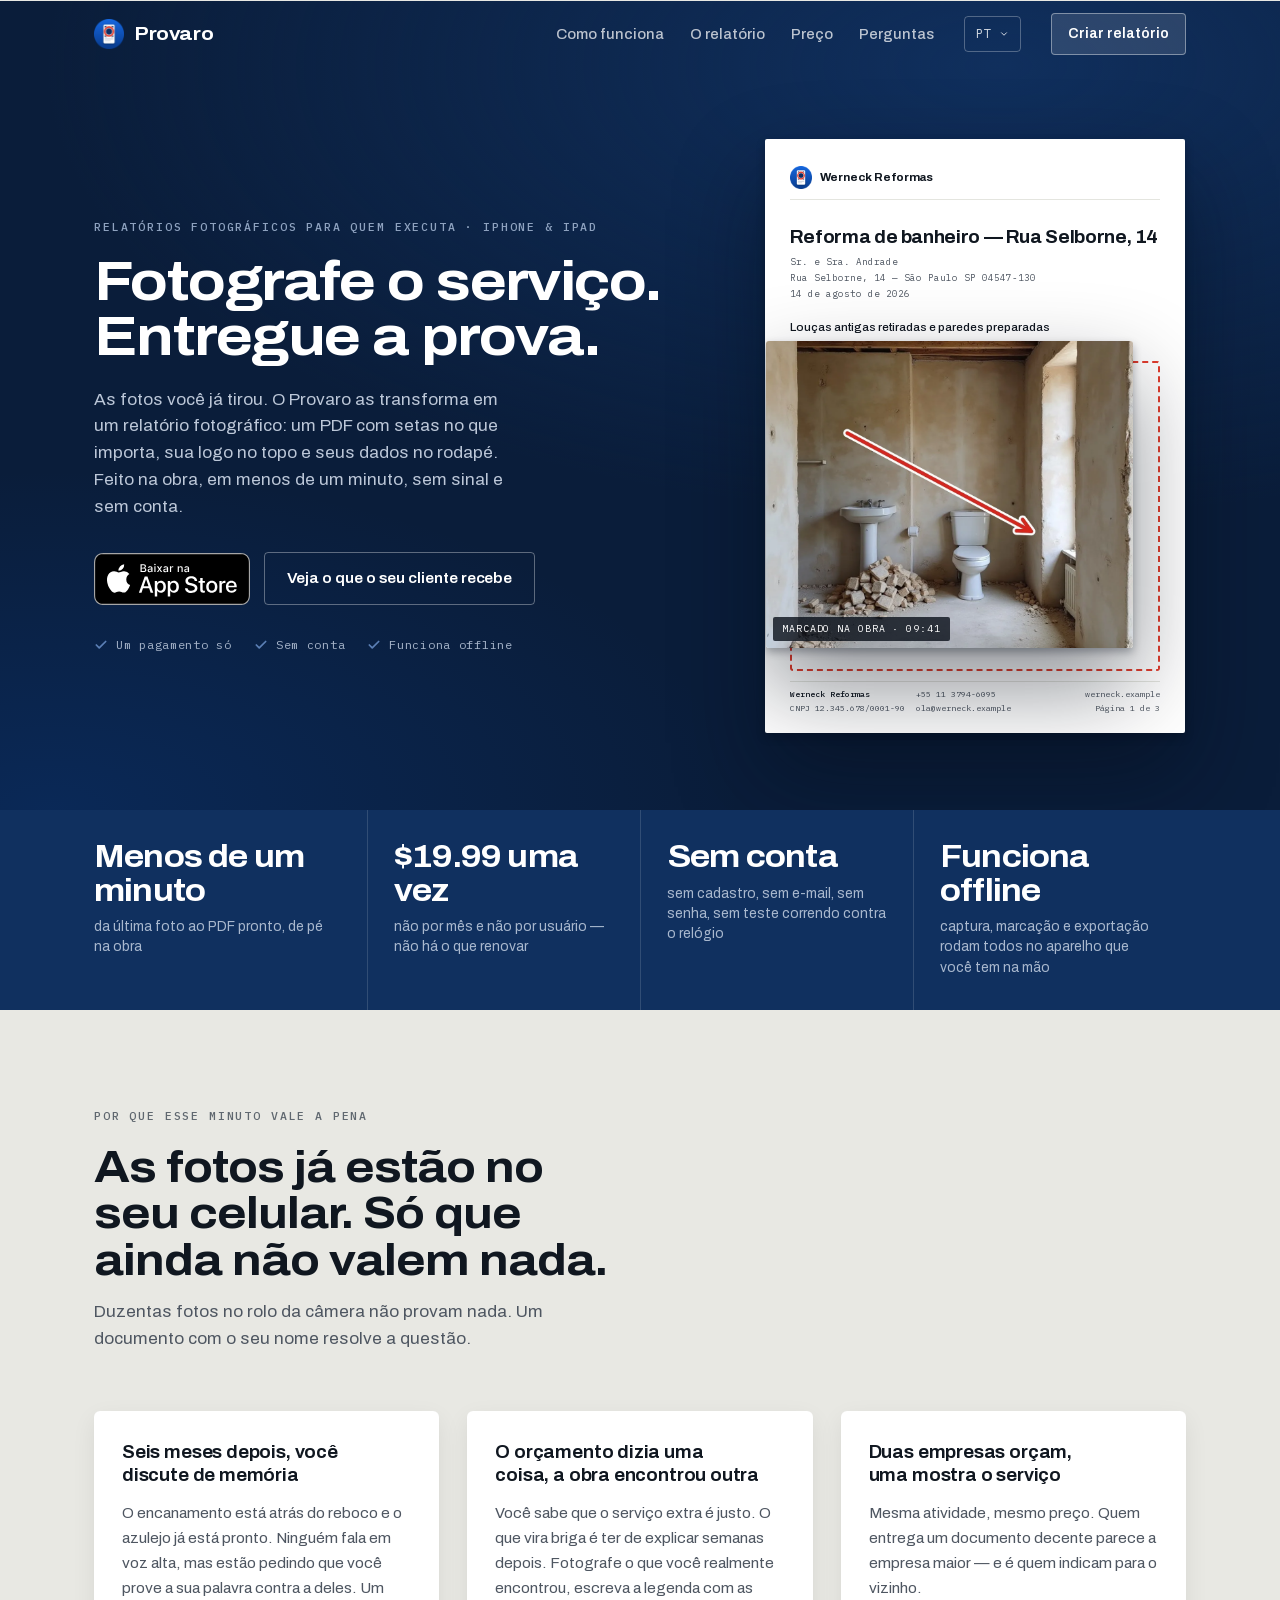
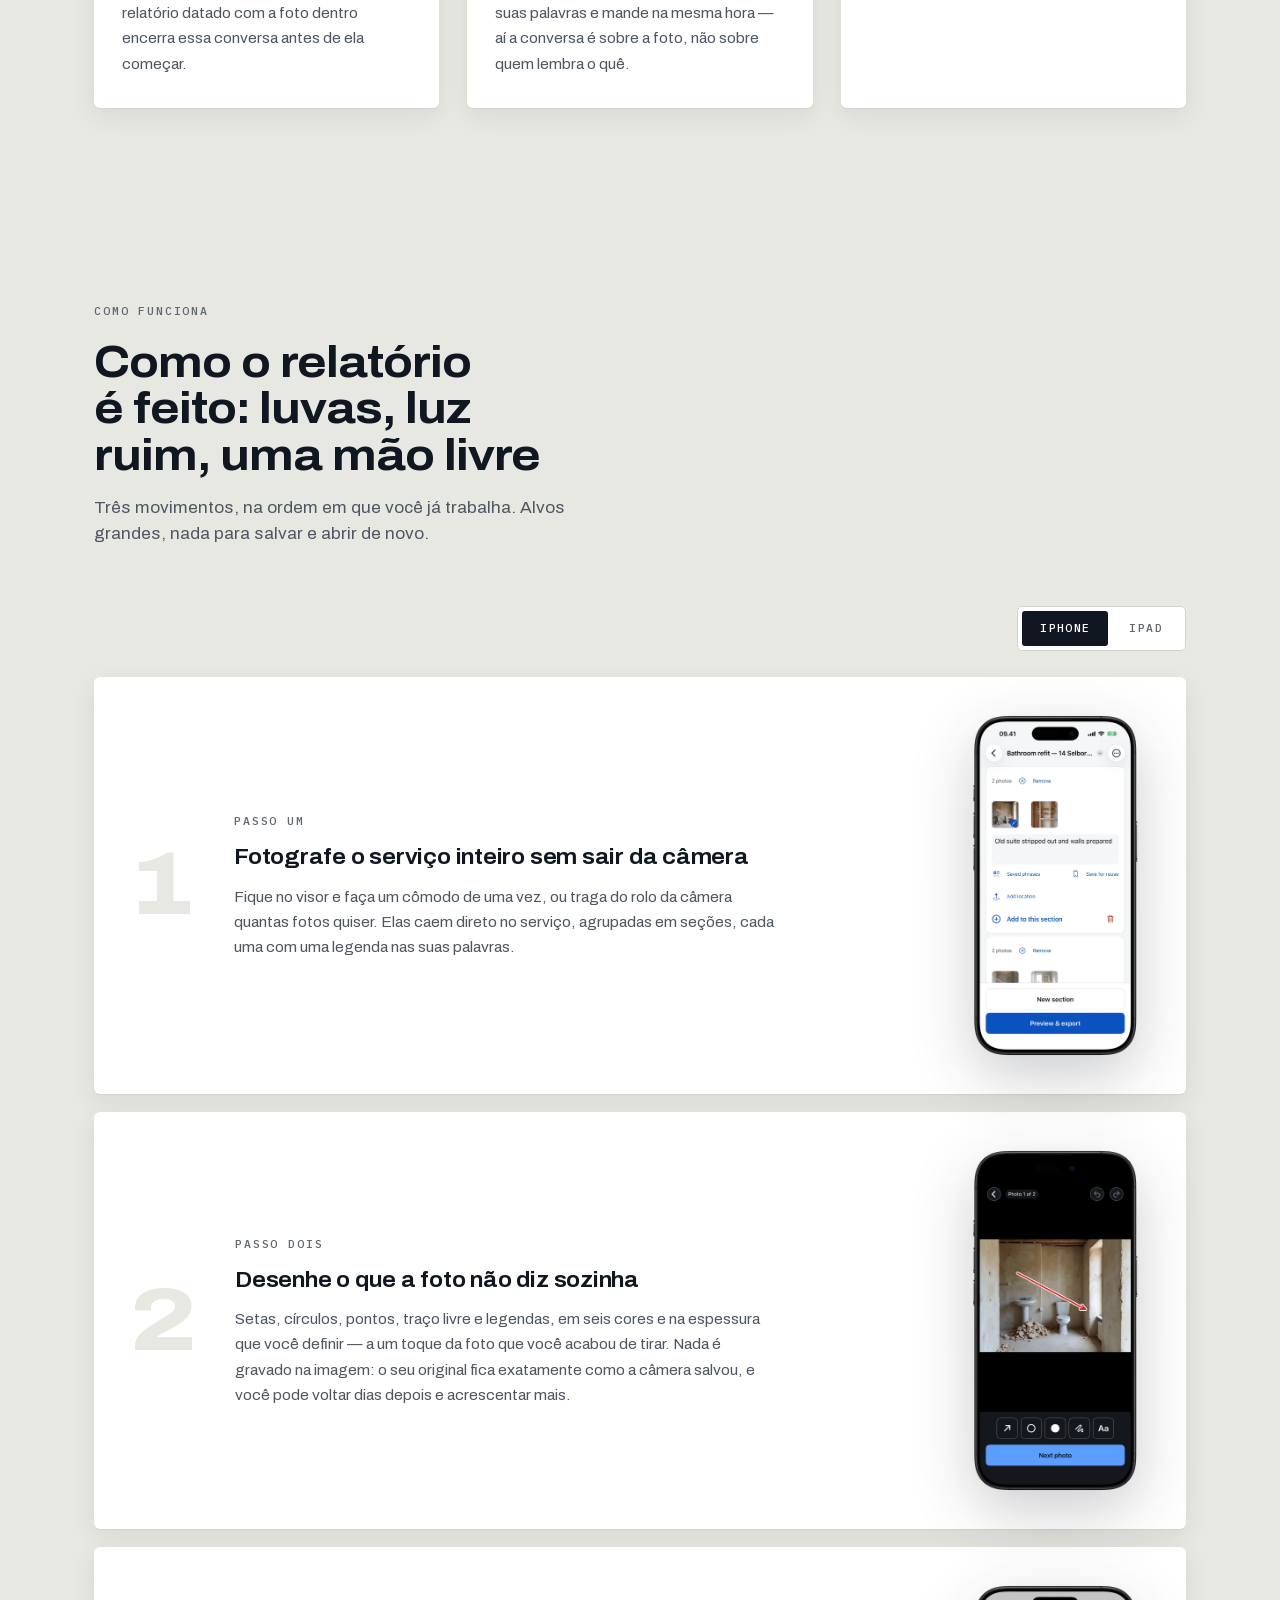
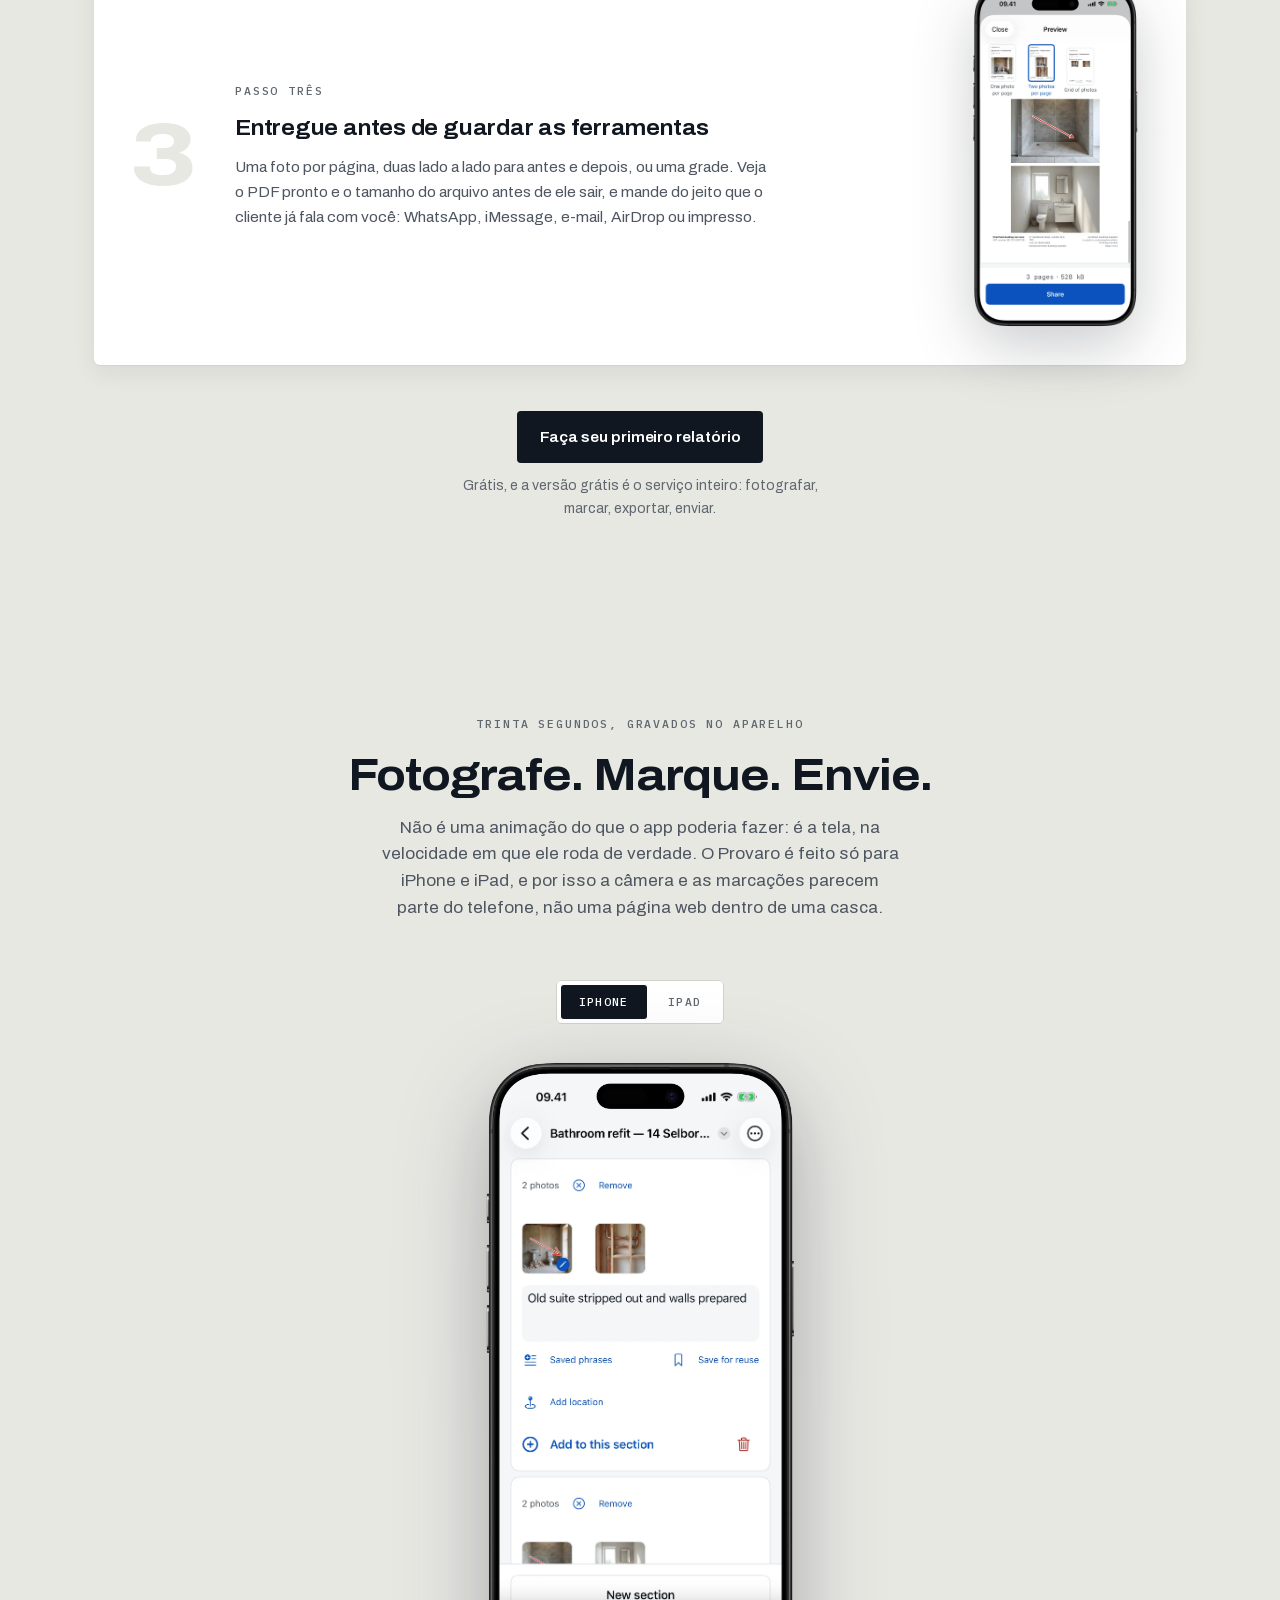
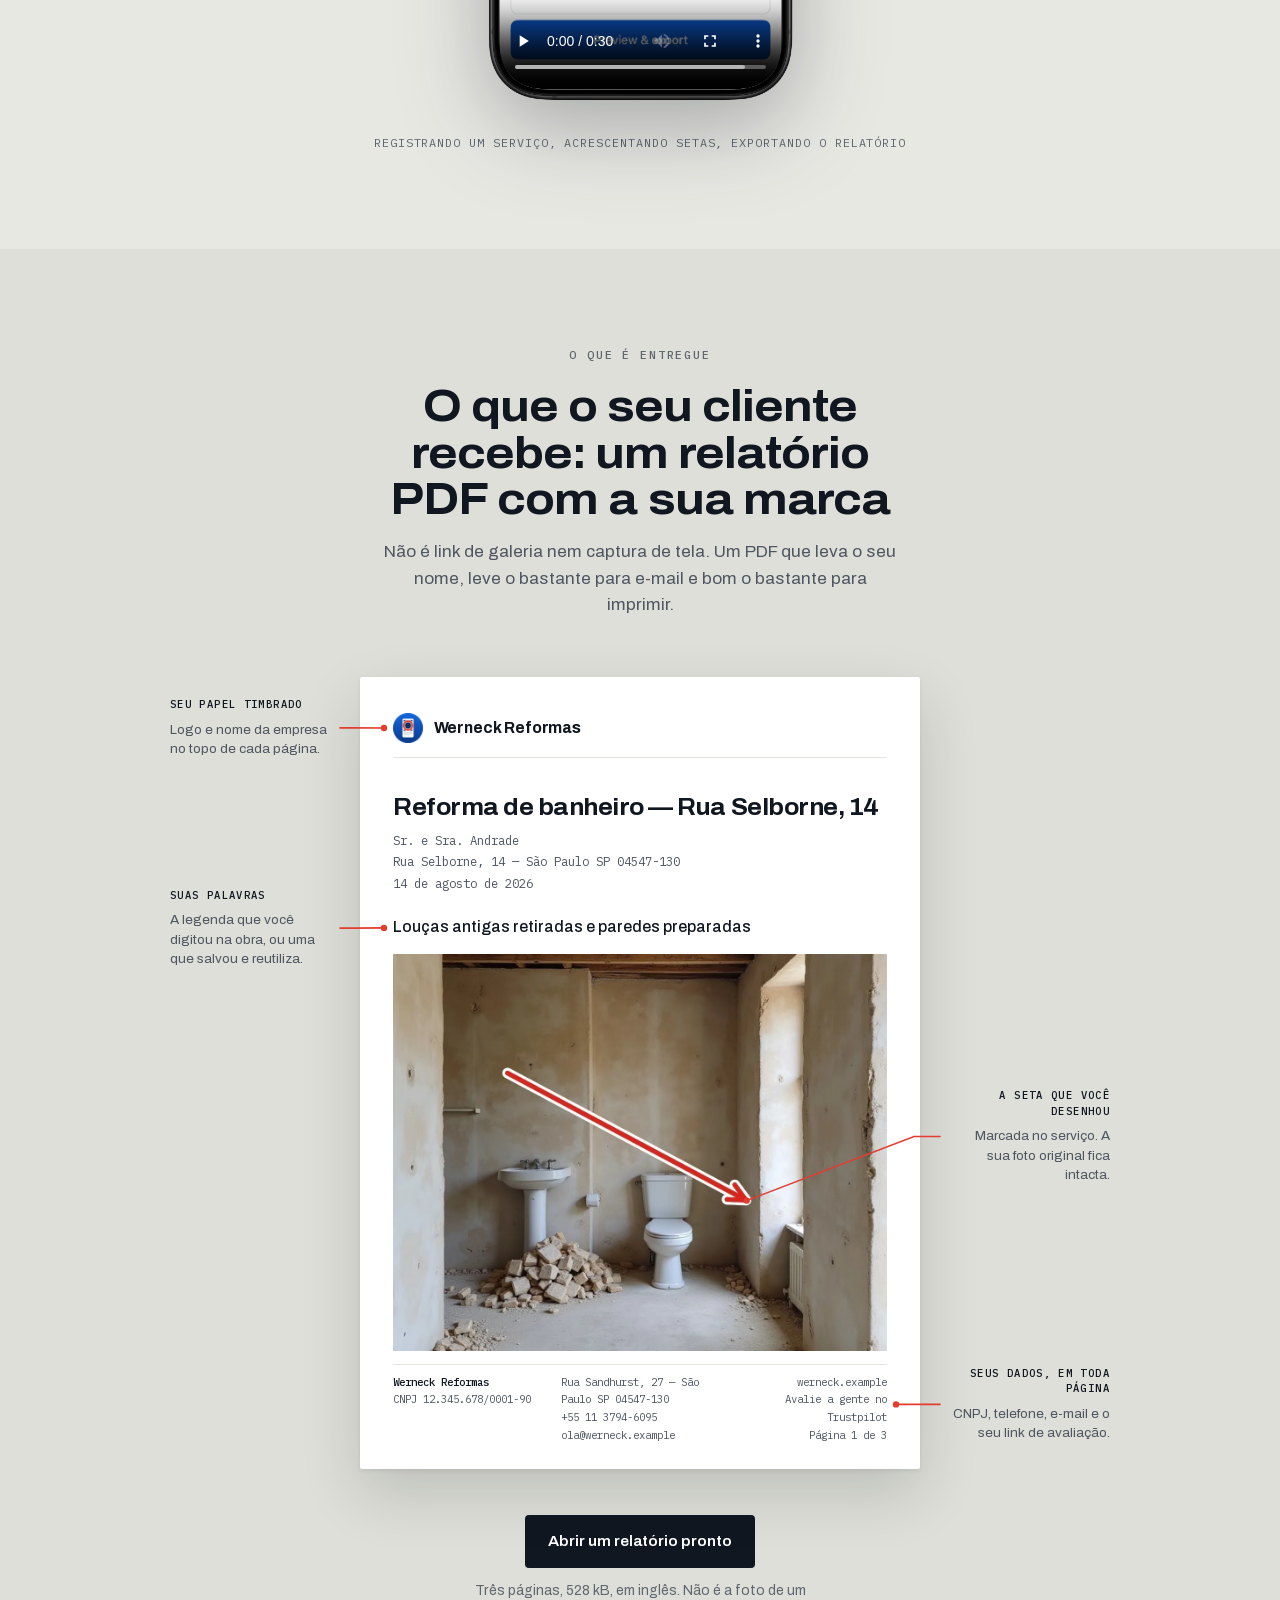
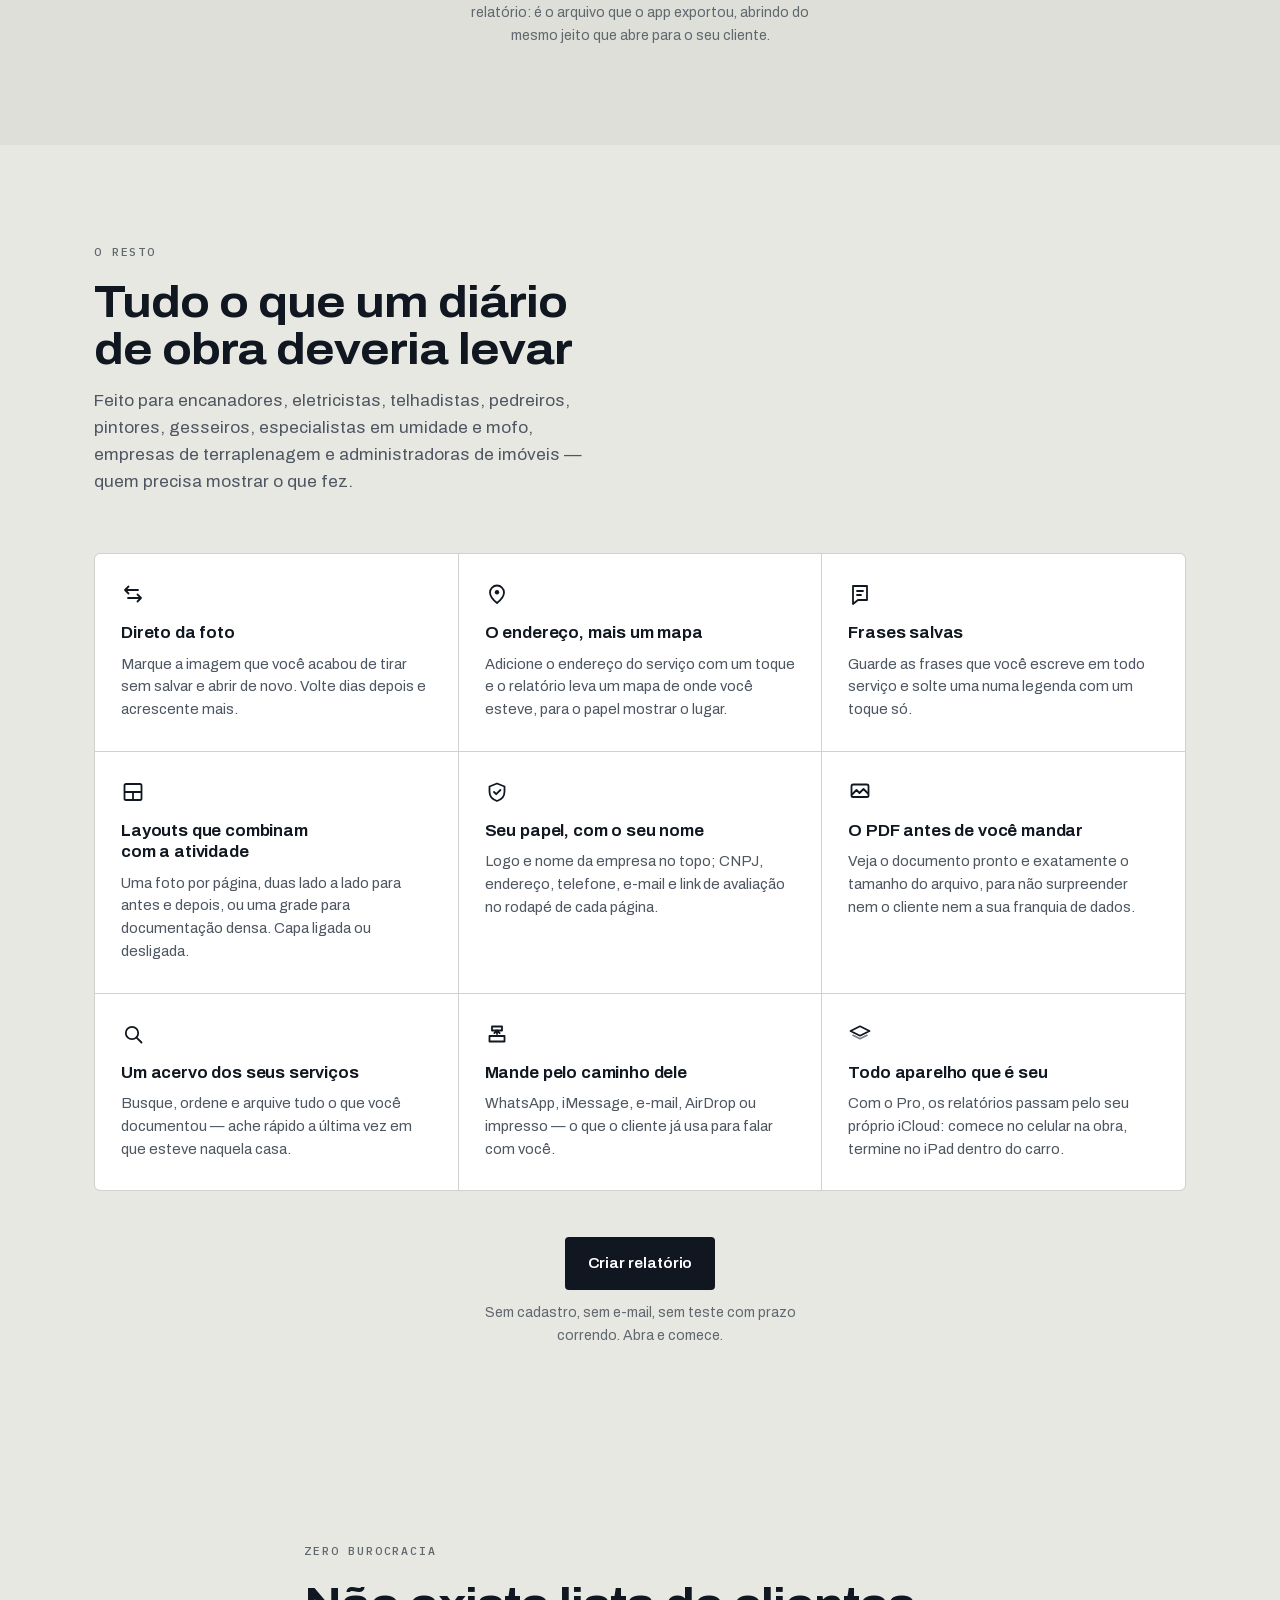
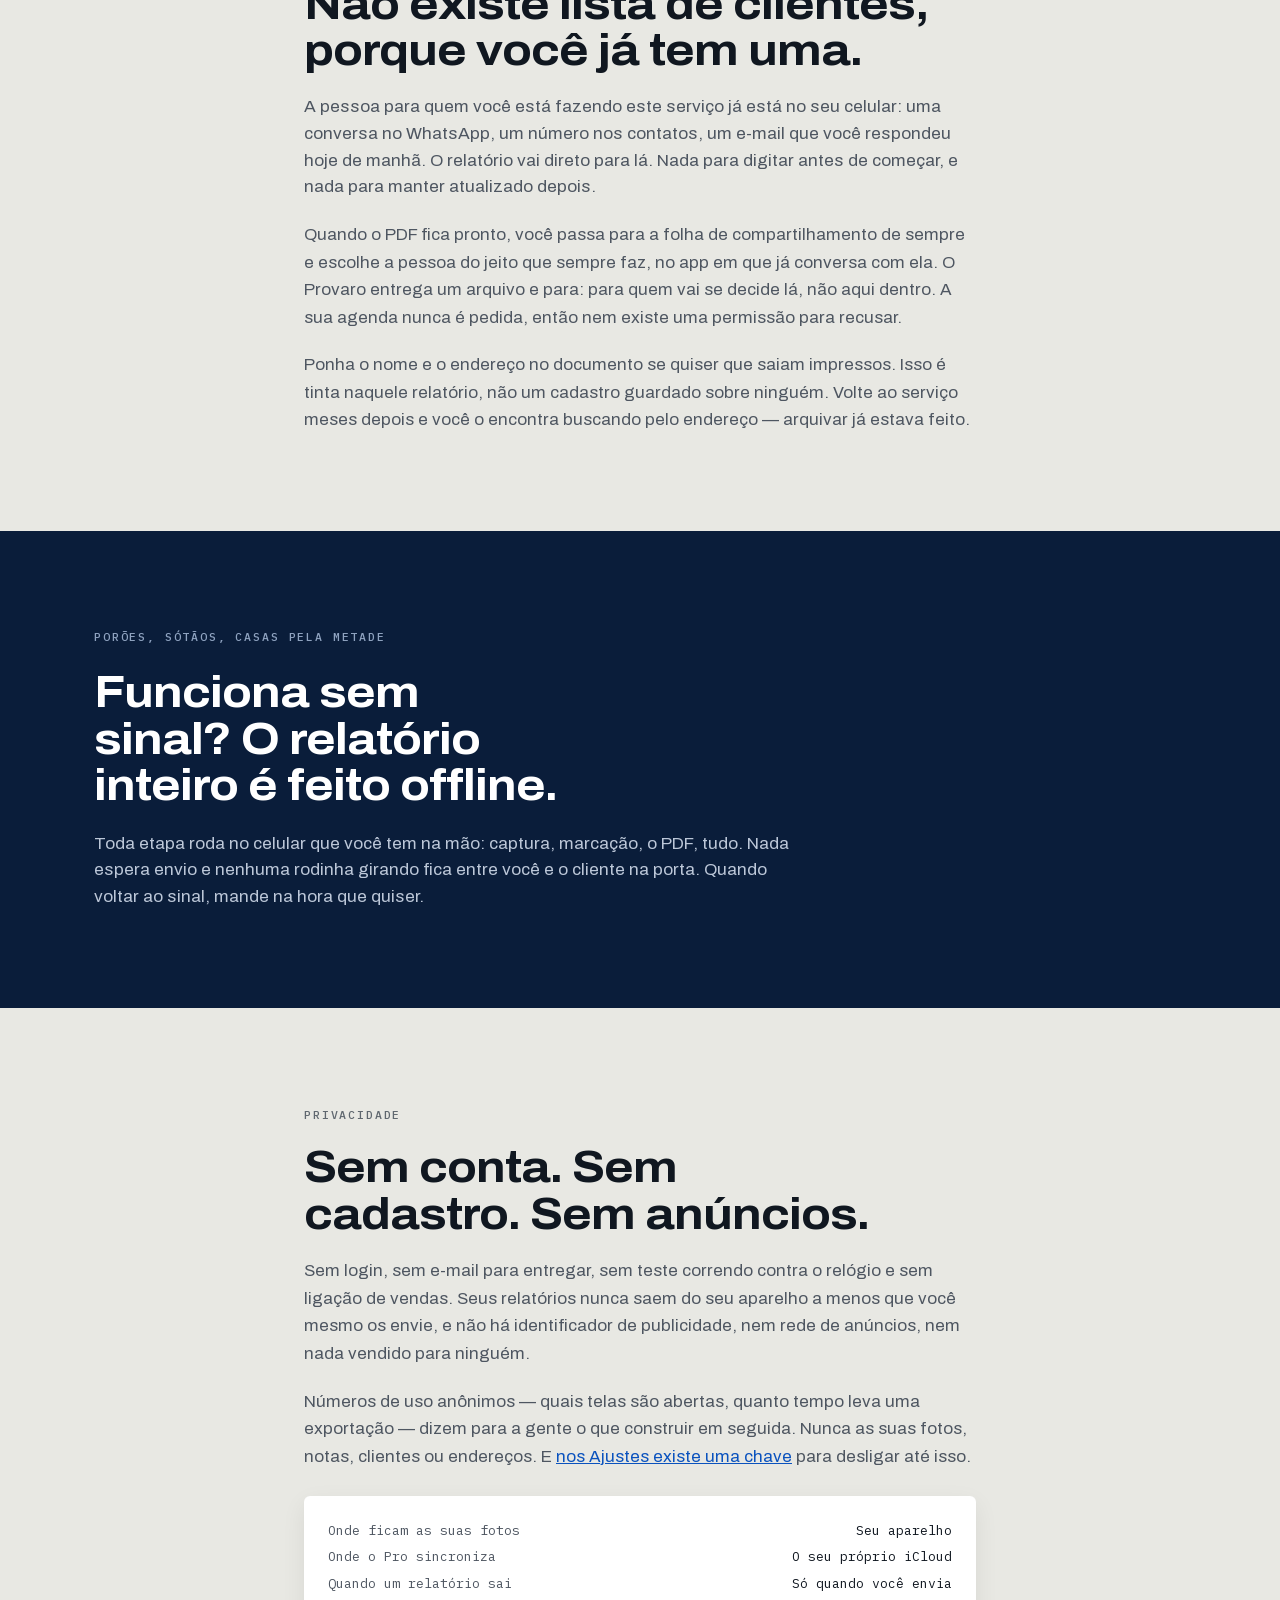
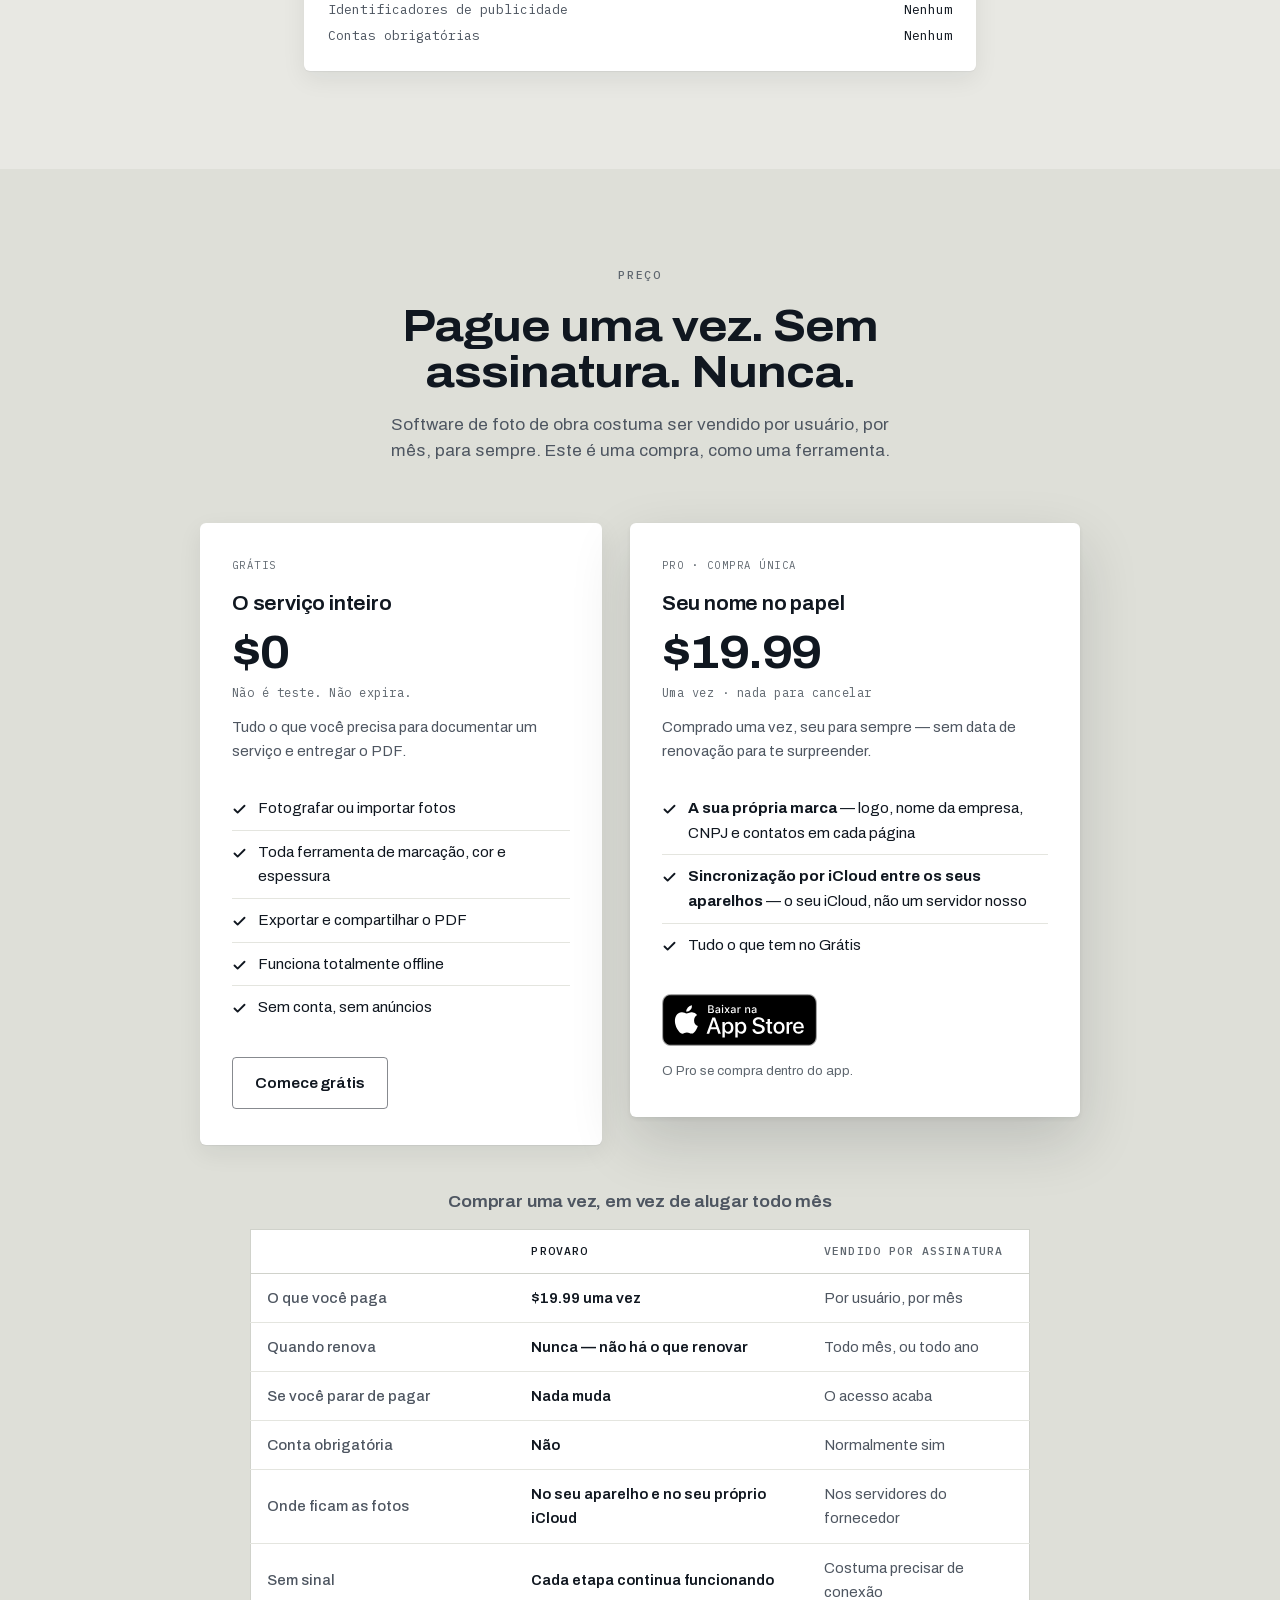
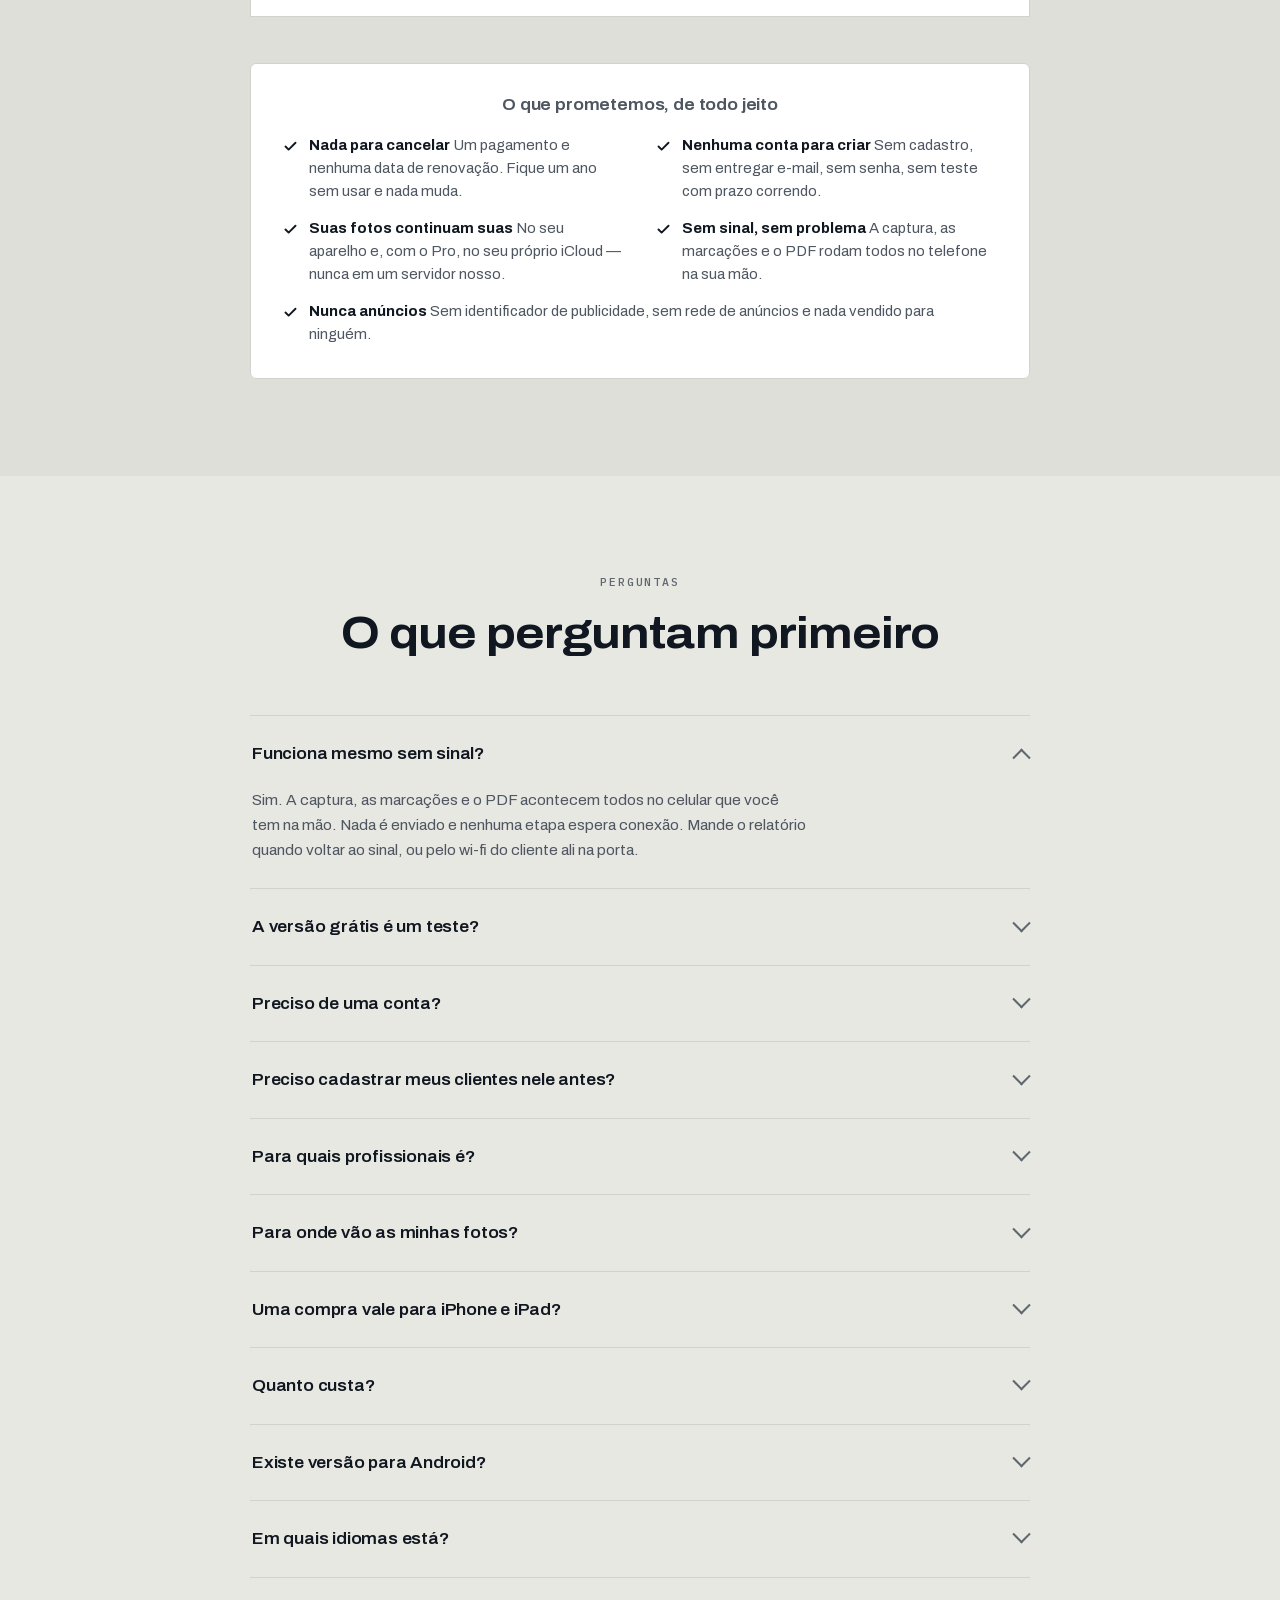
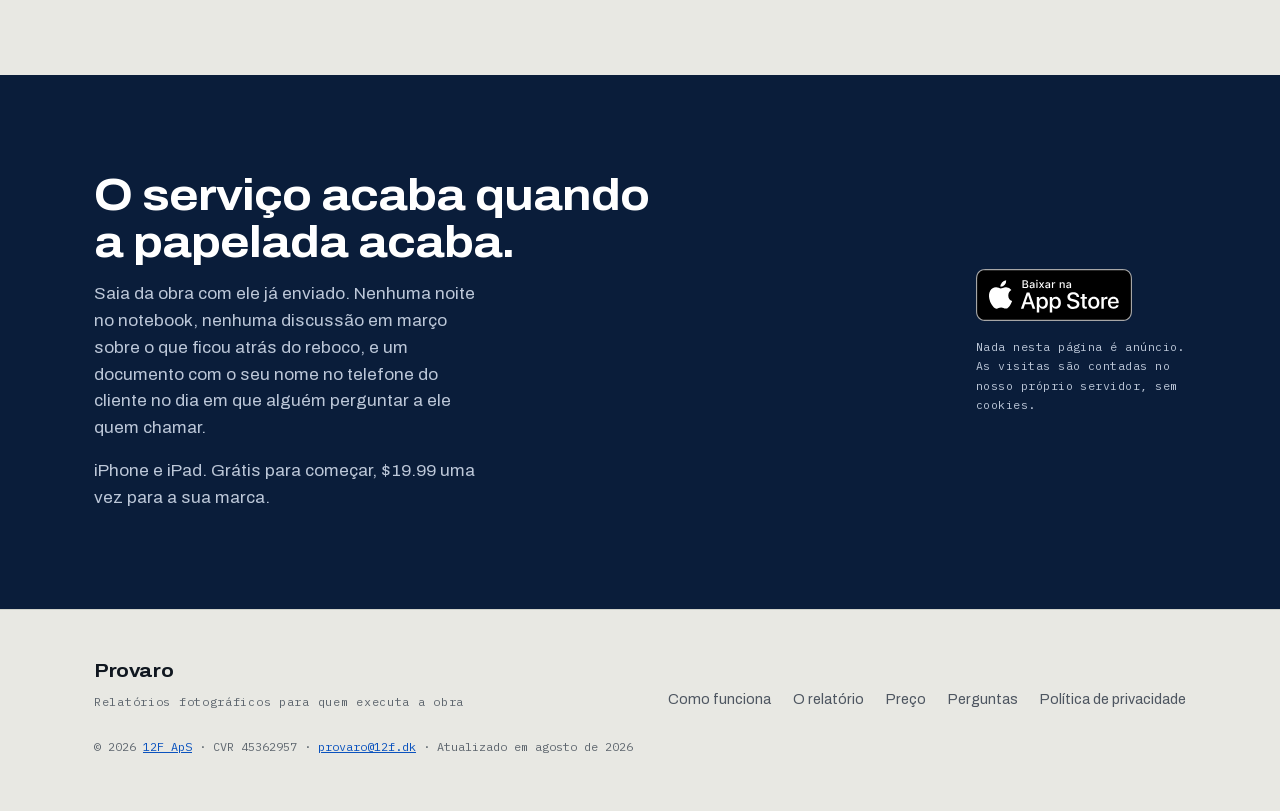
<file: pt-br/index.html>
<!DOCTYPE html>
<html lang="pt-BR" data-price-primary="br" data-price-secondary="none">
<head>
  <meta charset="utf-8" />
  <meta name="viewport" content="width=device-width, initial-scale=1, viewport-fit=cover" />
  <title>Relatório fotográfico de obra e RDO — Provaro</title>
  <meta name="description" content="O Provaro transforma as fotos do serviço em um PDF com o seu timbre, na obra e em menos de um minuto, para provar daqui a seis meses o que você fez." />
  <link rel="canonical" href="https://provaro.12f.dk/pt-br/" />
  <meta property="og:locale" content="pt_BR" />
  <!-- i18n:alternates — every translation points at every other one, self
       included, which is what Google asks for. tools/build-i18n.py copies this
       block unchanged; edit it here and rebuild. -->
  <link rel="alternate" hreflang="x-default" href="https://provaro.12f.dk/" />
  <link rel="alternate" hreflang="en" href="https://provaro.12f.dk/" />
  <link rel="alternate" hreflang="da" href="https://provaro.12f.dk/da/" />
  <link rel="alternate" hreflang="de" href="https://provaro.12f.dk/de/" />
  <link rel="alternate" hreflang="es" href="https://provaro.12f.dk/es/" />
  <link rel="alternate" hreflang="fr" href="https://provaro.12f.dk/fr/" />
  <link rel="alternate" hreflang="it" href="https://provaro.12f.dk/it/" />
  <link rel="alternate" hreflang="ja" href="https://provaro.12f.dk/ja/" />
  <link rel="alternate" hreflang="nl" href="https://provaro.12f.dk/nl/" />
  <link rel="alternate" hreflang="pl" href="https://provaro.12f.dk/pl/" />
  <link rel="alternate" hreflang="pt-BR" href="https://provaro.12f.dk/pt-br/" />
  <!-- /i18n:alternates -->
  <meta name="theme-color" content="#0A1D3A" />
  <link rel="icon" href="../assets/img/favicon.png" type="image/png" />
  <link rel="apple-touch-icon" href="../assets/img/apple-touch-icon.png" />

  <link rel="preload" href="../assets/fonts/archivo-400_800-latin.woff2" as="font" type="font/woff2" crossorigin />
  <link rel="preload" href="../assets/fonts/ibm-plex-mono-500-latin.woff2" as="font" type="font/woff2" crossorigin />
  <!-- BUMP ?v= WHENEVER css/styles.css CHANGES. Pages serves the stylesheet with
       a four-hour cache and no hash in its filename, so without a fresh query the
       new markup gets styled by the old rules for hours after a deploy. The HTML
       itself carries a much shorter TTL, so a changed token lands immediately. -->
  <link rel="stylesheet" href="../css/styles.css?v=2026-08-27a" />

  <meta property="og:type" content="website" />
  <meta property="og:site_name" content="Provaro" />
  <meta property="og:title" content="Relatório fotográfico de obra e RDO — Provaro" />
  <meta property="og:description" content="Fotos marcadas em um PDF com a sua marca, feito na obra, em menos de um minuto. Um pagamento só. Sem assinatura. Sem conta. Funciona sem sinal." />
  <meta property="og:url" content="https://provaro.12f.dk/pt-br/" />
  <meta property="og:image" content="https://provaro.12f.dk/assets/og/og-image.png" />
  <meta property="og:image:width" content="1200" />
  <meta property="og:image:height" content="630" />
  <meta name="twitter:card" content="summary_large_image" />
  <meta name="twitter:title" content="Relatório fotográfico de obra e RDO — Provaro" />
  <meta name="twitter:description" content="Fotos marcadas em um PDF com a sua marca, feito na obra, em menos de um minuto. Um pagamento só. Sem assinatura." />
  <meta name="twitter:image" content="https://provaro.12f.dk/assets/og/og-image.png" />

  <!-- Every App Store link carries ?ct=site-provaro-pt-br&mt=8. Without it App Store
       Connect files each download from here into one undifferentiated "Web
       referrer" bucket; ct= fills the Campaign column instead, so the question
       "did the site do anything" has an answer. tools/build-i18n.py appends the
       language to the token on a translated page — site-provaro-de and the rest
       — which is what makes the ten translations measurable separately rather
       than as one number. Attribution only accrues from the day tagging ships;
       there is no backfill. See issue #35.

       ct is free text and capped at 40 characters, which the longest token
       here (site-provaro-pt-br, 18) is comfortably inside.

  Prices come from Apple, not from this file. tools/fetch-appstore-price.py
       reads them off the App Store and bakes the euro price into the markup
       above, so a crawler and a visitor with no JavaScript both read the real
       number. This then swaps in the visitor's own storefront price, because a
       Dane charged 99 kr should not be quoted euros. pricing.json is served
       from this domain, so the promise in the closing fineprint still holds:
       nothing here talks to anyone but us. -->
  <script>
    (function () {
      var url = '../assets/data/pricing.json?v=ea0ce7be';

      // A regional locale is the honest signal — someone in Denmark almost
      // always carries a -DK tag even when the interface language is English.
      // Failing that, the time zone names the country well enough to price it.
      var ZONES = {
        'Europe/Copenhagen': 'dk', 'Europe/Stockholm': 'se',
        'Europe/Oslo': 'no', 'Europe/London': 'gb', 'Europe/Zurich': 'ch',
        'Europe/Warsaw': 'pl', 'Europe/Prague': 'cz', 'Pacific/Auckland': 'nz',
        'Europe/Berlin': 'de', 'Europe/Vienna': 'de', 'Europe/Madrid': 'es',
        'Europe/Paris': 'fr', 'Europe/Rome': 'it', 'Europe/Amsterdam': 'nl',
        'Europe/Brussels': 'nl', 'Asia/Tokyo': 'jp',
        'America/Sao_Paulo': 'br', 'America/Bahia': 'br',
        'America/Fortaleza': 'br', 'America/Recife': 'br',
        'America/Toronto': 'ca', 'America/Vancouver': 'ca',
        'America/Edmonton': 'ca', 'America/Winnipeg': 'ca',
        'America/Halifax': 'ca', 'America/St_Johns': 'ca'
      };

      function regions() {
        var tags = (navigator.languages || [navigator.language || '']).slice(0);
        var out = [];
        tags.forEach(function (tag) {
          var m = /^[a-z]{2,3}[-_](?:[A-Za-z]{4}[-_])?([A-Za-z]{2})\b/.exec(tag);
          if (m) out.push(m[1].toUpperCase());
        });
        return out;
      }

      function zone() {
        try {
          var tz = Intl.DateTimeFormat().resolvedOptions().timeZone;
          if (ZONES[tz]) return ZONES[tz];
          if (/^(America|US)\//.test(tz)) return 'us';
          if (/^Australia\//.test(tz)) return 'au';
        } catch (e) {}
        return null;
      }

      // Which storefront this page is written for. The English page is
      // priced in euros and quotes kroner beside it; /de/ is priced in euros
      // the German way and quotes francs; /ja/ is priced in yen and quotes
      // nothing, because a third currency is noise. Absent, pricing.json
      // decides, which is what a page with no attributes gets.
      var root = document.documentElement;
      var PRIMARY = root.getAttribute('data-price-primary');
      var SECONDARY = root.getAttribute('data-price-secondary');

      function pick(data) {
        var sf = data.storefronts || {};
        var wanted = regions();
        for (var i = 0; i < wanted.length; i++) {
          for (var key in sf) {
            if (sf[key].regions.indexOf(wanted[i]) !== -1) return key;
          }
        }
        var byZone = zone();
        return sf[byZone] ? byZone : primary(data);
      }

      function primary(data) { return PRIMARY || data.primary; }
      function secondary(data) { return SECONDARY || data.secondary; }

      function apply(data) {
        var sf = data.storefronts || {};
        var hereKey = pick(data);
        var here = sf[hereKey];
        if (!here) return;
        var mine = primary(data), theirs = secondary(data);
        var home = sf[theirs] || null;

        // The small print quotes a second currency so the number can be
        // checked against a familiar one — kroner for the euro page, euros for
        // a Danish visitor. To anyone billed in a third currency it is just
        // noise, so they get the aside dropped rather than translated. A page
        // that names no second currency drops it for everyone.
        var other = hereKey === theirs ? sf[mine]
                  : hereKey === mine ? home : null;

        var aside = document.querySelector('[data-price-aside]');
        if (aside) aside.hidden = !other;

        var text = {
          free: here.free,
          pro: here.pro,
          'pro-secondary': other ? other.pro : null
        };

        var spans = document.querySelectorAll('[data-price]');
        for (var i = 0; i < spans.length; i++) {
          var value = text[spans[i].getAttribute('data-price')];
          if (value) spans[i].textContent = value;
        }
      }

      var loaded = fetch(url, { cache: 'no-cache' }).then(function (r) {
        if (!r.ok) throw new Error(r.status);
        return r.json();
      });

      function run() { loaded.then(apply).catch(function () {}); }

      if (document.readyState === 'loading') {
        document.addEventListener('DOMContentLoaded', run);
      } else {
        run();
      }
    })();
  </script>

  <!-- Umami: self-hosted on our own box, cookie-less, no cross-site identifier.
       It is the only request this page makes to anywhere but itself, which is
       why the fonts below it are self-hosted and the closing fineprint says
       plainly that visits are counted. -->
  <!-- Umami analytics: production-hostname guard — local dev (localhost/127.0.0.1/preview domains) never reports to the provaro.12f.dk production site. -->
<script>
(function(){var H="provaro.12f.dk",d=document;if(location.hostname===H||location.hostname==="www."+H){var s=d.createElement("script");s.src="https://umami.robert-jensen.dk/script.js";s.defer=true;s.dataset.websiteId="007e0c65-405a-4881-99a3-ca9bb0895715";s.dataset.performance="true";d.head.appendChild(s);}})();
</script>

  <script type="application/ld+json">
  {
    "@context": "https://schema.org",
    "@type": "MobileApplication",
    "name": "Provaro",
    "operatingSystem": "iOS",
    "applicationCategory": "BusinessApplication",
    "url": "https://provaro.12f.dk/pt-br/",
    "installUrl": "https://apps.apple.com/br/app/provaro-job-photo-reports/id6800068309?ct=site-provaro-pt-br&mt=8",
    "author": {
      "@type": "Organization",
      "name": "12F ApS",
      "url": "https://www.12f.dk/",
      "email": "provaro@12f.dk",
      "sameAs": [
        "https://www.12f.dk/provaro/",
        "https://apps.apple.com/gb/developer/robert-jensen/id1786807724"
      ]
    },
    "publisher": {
      "@type": "Organization",
      "name": "12F ApS",
      "url": "https://www.12f.dk/",
      "email": "provaro@12f.dk"
    },
    "dateModified": "2026-08-27",
    "operatingSystemVersion": "iOS 17.0 or later",
    "description": "Transforme um serviço concluído em um relatório fotográfico profissional: fotos marcadas em um PDF com a sua marca, feito na obra, em menos de um minuto. Funciona offline, sem conta e sem anúncios.",
    "featureList": [
      "Fotografar um serviço inteiro sem sair da câmera",
      "Setas, círculos, pontos, traço livre e legendas em qualquer foto",
      "PDF com o seu logo, o seu CNPJ e os seus contatos",
      "Funciona totalmente offline",
      "Sincronização por iCloud entre os seus aparelhos"
    ],
    "offers": [
      {
        "@type": "Offer",
        "price": "0",
        "priceCurrency": "BRL",
        "description": "Grátis: fotografar, marcar, exportar e enviar. Não é teste."
      },
      {
        "@type": "Offer",
        "price": "129.9",
        "priceCurrency": "BRL",
        "description": "Pro (para sempre): a sua marca no relatório e sincronização por iCloud entre os seus aparelhos. Compra única."
      }
    ],
    "inLanguage": "pt-BR"
  }
  </script>

  <script type="application/ld+json">
  {
    "@context": "https://schema.org",
    "@type": "HowTo",
    "name": "Como fazer um relatório fotográfico de obra no local",
    "description": "Fotografe um serviço concluído, marque o que importa e entregue ao cliente um relatório PDF com a sua marca, sem sair da obra.",
    "totalTime": "PT1M",
    "url": "https://provaro.12f.dk/pt-br/#how",
    "tool": [
      {
        "@type": "HowToTool",
        "name": "Um iPhone ou iPad com o Provaro"
      }
    ],
    "step": [
      {
        "@type": "HowToStep",
        "name": "Fotografe o serviço inteiro sem sair da câmera",
        "text": "Fique no visor e faça um cômodo de uma vez, ou traga do rolo da câmera quantas fotos quiser. Elas caem direto no serviço, agrupadas em seções, cada uma com uma legenda nas suas palavras.",
        "image": "https://provaro.12f.dk/assets/screens/iphone/framed/report-editor.webp",
        "url": "https://provaro.12f.dk/pt-br/#how"
      },
      {
        "@type": "HowToStep",
        "name": "Marque o que a foto não diz sozinha",
        "text": "Setas, círculos, pontos, traço livre e legendas, em seis cores e na espessura que você definir, a um toque da foto que acabou de tirar. A sua foto original fica exatamente como a câmera salvou.",
        "image": "https://provaro.12f.dk/assets/screens/iphone/framed/markup.webp",
        "url": "https://provaro.12f.dk/pt-br/#how"
      },
      {
        "@type": "HowToStep",
        "name": "Entregue o relatório antes de guardar as ferramentas",
        "text": "Uma foto por página, duas lado a lado para antes e depois, ou uma grade. Confira o PDF pronto e o tamanho do arquivo, e mande do jeito que o cliente já fala com você: WhatsApp, iMessage, e-mail, AirDrop ou impresso.",
        "image": "https://provaro.12f.dk/assets/screens/iphone/framed/document-preview.webp",
        "url": "https://provaro.12f.dk/pt-br/#how"
      }
    ],
    "inLanguage": "pt-BR"
  }
  </script>

  <script type="application/ld+json">
  {
    "@context": "https://schema.org",
    "@type": "FAQPage",
    "mainEntity": [
      {
        "@type": "Question",
        "name": "O Provaro funciona mesmo sem sinal?",
        "acceptedAnswer": {
          "@type": "Answer",
          "text": "Sim. A captura, as marcações e o PDF acontecem todos no celular que você tem na mão. Nada é enviado e nenhuma etapa espera conexão. Mande o relatório quando voltar ao sinal, ou pelo wi-fi do cliente ali na porta."
        }
      },
      {
        "@type": "Question",
        "name": "A versão grátis é um teste?",
        "acceptedAnswer": {
          "@type": "Answer",
          "text": "Não. O grátis é o serviço inteiro — fotografar, marcar, exportar, enviar — e não expira. O Pro é um pagamento único de R$ 129,90 que põe a sua marca no relatório e liga a sincronização por iCloud. Não há renovação e não há nada para cancelar."
        }
      },
      {
        "@type": "Question",
        "name": "Preciso de uma conta?",
        "acceptedAnswer": {
          "@type": "Answer",
          "text": "Não. Não há cadastro, nem e-mail para entregar, nem senha. Abra o app e comece um relatório."
        }
      },
      {
        "@type": "Question",
        "name": "Preciso cadastrar meus clientes no Provaro antes?",
        "acceptedAnswer": {
          "@type": "Answer",
          "text": "Não. No Provaro não existe lista de clientes, e o app nunca pede a sua agenda. O PDF pronto você passa para a folha de compartilhamento do iOS de sempre e escolhe a pessoa no app em que já conversa com ela, entre os contatos que você já tem. Se quiser o nome e o endereço dela impressos no relatório, você digita naquele serviço: é tinta naquele documento, não um cadastro guardado sobre ninguém."
        }
      },
      {
        "@type": "Question",
        "name": "Para quais profissionais é o Provaro?",
        "acceptedAnswer": {
          "@type": "Answer",
          "text": "Para quem precisa mostrar o que fez: encanadores, eletricistas, telhadistas, pedreiros, pintores, gesseiros, especialistas em umidade e mofo, empresas de terraplenagem e administradoras de imóveis fazendo vistoria."
        }
      },
      {
        "@type": "Question",
        "name": "Para onde vão as minhas fotos?",
        "acceptedAnswer": {
          "@type": "Answer",
          "text": "Para o seu aparelho, e para mais lugar nenhum, a menos que você mesmo envie o relatório. Com o Pro elas também sincronizam pela sua própria conta do iCloud, não por um servidor nosso. Não há identificador de publicidade nem rede de anúncios no app."
        }
      },
      {
        "@type": "Question",
        "name": "Uma compra vale para iPhone e iPad?",
        "acceptedAnswer": {
          "@type": "Answer",
          "text": "Sim. Comece o relatório no celular na obra e termine no iPad dentro do carro. Com o Pro os dois ficam iguais pelo seu próprio iCloud."
        }
      },
      {
        "@type": "Question",
        "name": "Quanto custa o Provaro?",
        "acceptedAnswer": {
          "@type": "Answer",
          "text": "Grátis para fotografar, marcar, exportar e enviar — esse é o serviço inteiro, e não expira. O Pro é um pagamento único de R$ 129,90 que põe a sua marca no relatório e liga a sincronização por iCloud. Não há mensalidade e não há nada para cancelar."
        }
      },
      {
        "@type": "Question",
        "name": "Existe versão do Provaro para Android?",
        "acceptedAnswer": {
          "@type": "Answer",
          "text": "Não. O Provaro é só para iPhone e iPad, e precisa do iOS 17 ou mais recente."
        }
      },
      {
        "@type": "Question",
        "name": "Em quais idiomas o Provaro está disponível?",
        "acceptedAnswer": {
          "@type": "Answer",
          "text": "O app está em inglês e dinamarquês. O Provaro segue o idioma que o seu iPhone já está usando, então não há nada para escolher."
        }
      }
    ],
    "inLanguage": "pt-BR"
  }
  </script>
</head>
<body>
  <header class="site-header" id="site-header">
    <div class="wrap header-inner">
      <a class="brand" href="#top" translate="no">
        <img src="../assets/img/logo.png" alt="" width="30" height="30" />
        <span class="brand-name">Provaro</span>
      </a>
      <nav class="site-nav" aria-label="Seções">
        <a href="#how">Como funciona</a>
        <a href="#report">O relatório</a>
        <a href="#pricing">Preço</a>
        <a href="#faq">Perguntas</a>
      </nav>
      <!-- i18n:langpick — tools/build-i18n.py replaces this whole block, so the
           list of languages is edited here and nowhere else. -->
      <details class="lang-pick" translate="no">
        <summary aria-label="Idioma"><span class="lang-face">PT<svg width="10" height="10" viewBox="0 0 24 24" aria-hidden="true"><path d="M6 9l6 6 6-6" fill="none" stroke="currentColor" stroke-width="2.4" stroke-linecap="round" stroke-linejoin="round"/></svg></span></summary>
        <nav class="lang-menu" aria-label="Idioma">
          <a href="/" hreflang="en" lang="en">English</a>
          <a href="/da/" hreflang="da" lang="da">Dansk</a>
          <a href="/de/" hreflang="de" lang="de">Deutsch</a>
          <a href="/es/" hreflang="es" lang="es">Español</a>
          <a href="/fr/" hreflang="fr" lang="fr">Français</a>
          <a href="/it/" hreflang="it" lang="it">Italiano</a>
          <a href="/ja/" hreflang="ja" lang="ja">日本語</a>
          <a href="/nl/" hreflang="nl" lang="nl">Nederlands</a>
          <a href="/pl/" hreflang="pl" lang="pl">Polski</a>
          <a href="/pt-br/" hreflang="pt-BR" lang="pt-BR" aria-current="true">Português (BR)</a>
        </nav>
      </details>
      <!-- /i18n:langpick -->
      <a data-umami-event="appstore-click" data-umami-event-placement="nav" class="header-cta" href="https://apps.apple.com/br/app/provaro-job-photo-reports/id6800068309?ct=site-provaro-pt-br&amp;mt=8" target="_blank" rel="noopener">Criar relatório</a>
    </div>
  </header>

  <main id="top">
    <!-- ================= HERO ================= -->
    <section class="hero">
      <div class="wrap hero-inner">
        <div>
          <p class="eyebrow">Relatórios fotográficos para quem executa &middot; iPhone &amp; iPad</p>
          <h1><span class="ln">Fotografe o serviço.</span> <span class="ln">Entregue a prova.</span></h1>
          <p class="lede">As fotos você já tirou. O Provaro as transforma em um relatório fotográfico: um PDF com setas no que importa, sua logo no topo e seus dados no rodapé. Feito na obra, em menos de um minuto, sem sinal e sem conta.</p>
          <div class="actions">
            <a data-umami-event="appstore-click" data-umami-event-placement="cta" class="appstore" href="https://apps.apple.com/br/app/provaro-job-photo-reports/id6800068309?ct=site-provaro-pt-br&amp;mt=8" target="_blank" rel="noopener">
              <img src="../assets/img/appstore-badge-pt-br.svg" alt="Baixar na App Store" width="120" height="40" />
            </a>
            <a class="btn btn-line" href="#report">Veja o que o seu cliente recebe</a>
          </div>
          <ul class="hero-ticks">
            <li><svg width="14" height="14" viewBox="0 0 24 24" aria-hidden="true"><path d="M20 6L9 17l-5-5" fill="none" stroke="currentColor" stroke-width="3" stroke-linecap="round" stroke-linejoin="round"/></svg> Um pagamento só</li>
            <li><svg width="14" height="14" viewBox="0 0 24 24" aria-hidden="true"><path d="M20 6L9 17l-5-5" fill="none" stroke="currentColor" stroke-width="3" stroke-linecap="round" stroke-linejoin="round"/></svg> Sem conta</li>
            <li><svg width="14" height="14" viewBox="0 0 24 24" aria-hidden="true"><path d="M20 6L9 17l-5-5" fill="none" stroke="currentColor" stroke-width="3" stroke-linecap="round" stroke-linejoin="round"/></svg> Funciona offline</li>
          </ul>
        </div>

        <div class="handover">
          <article class="doc" aria-label="Uma página de relatório do Provaro pronta">
            <div class="doc-head">
              <img src="../assets/img/logo.png" alt="" width="20" height="20" />
              <span class="doc-firm">Werneck Reformas</span>
            </div>
            <p class="doc-title">Reforma de banheiro &mdash; Rua Selborne, 14</p>
            <p class="doc-meta">Sr. e Sra. Andrade<br /> Rua Selborne, 14 — São Paulo SP 04547-130<br /> 14 de agosto de 2026</p>
            <p class="doc-caption">Louças antigas retiradas e paredes preparadas</p>
            <div class="doc-plate">
              <div class="doc-shot empty">
                <figure class="capture">
                  <img src="../assets/photos/job-strip-out.webp" alt="Um banheiro demolido com uma seta vermelha traçada atravessando a parede, caindo no lugar sobre a página do relatório" width="1206" height="904" />
                  <figcaption class="capture-tag">Marcado na obra &middot; 09:41</figcaption>
                </figure>
              </div>
            </div>
            <div class="doc-foot">
              <div><strong>Werneck Reformas</strong>CNPJ 12.345.678/0001-90</div>
              <div>+55 11 3794-6095<br />ola@werneck.example</div>
              <div>werneck.example<br />Página 1 de 3</div>
            </div>
          </article>
        </div>
      </div>
    </section>

    <!-- ================= LEDGER ================= -->
    <section class="ledger" aria-label="Em resumo">
      <div class="wrap ledger-grid">
        <div class="ledger-item"><strong>Menos de um minuto</strong> <span>da última foto ao PDF pronto, de pé na obra</span></div>
        <div class="ledger-item"><strong><span data-price="pro">R$ 129,90</span> uma vez</strong> <span>não por mês e não por usuário — não há o que renovar</span></div>
        <div class="ledger-item"><strong>Sem conta</strong> <span>sem cadastro, sem e-mail, sem senha, sem teste correndo contra o relógio</span></div>
        <div class="ledger-item"><strong>Funciona offline</strong> <span>captura, marcação e exportação rodam todos no aparelho que você tem na mão</span></div>
      </div>
    </section>

    <!-- ================= STAKES ================= -->
    <section class="section">
      <div class="wrap">
        <div class="head">
          <span class="eyebrow">Por que esse minuto vale a pena</span>
          <h2>As fotos já estão no seu celular. Só que ainda não valem nada.</h2>
          <p class="lede">Duzentas fotos no rolo da câmera não provam nada. Um documento com o seu nome resolve a questão.</p>
        </div>
        <div class="stakes-grid">
          <article class="stake" data-reveal>
            <h3>Seis meses depois, você discute de memória</h3>
            <p>O encanamento está atrás do reboco e o azulejo já está pronto. Ninguém fala em voz alta, mas estão pedindo que você prove a sua palavra contra a deles. Um relatório datado com a foto dentro encerra essa conversa antes de ela começar.</p>
          </article>
          <article class="stake" data-reveal>
            <h3>O orçamento dizia uma coisa, a obra encontrou outra</h3>
            <p>Você sabe que o serviço extra é justo. O que vira briga é ter de explicar semanas depois. Fotografe o que você realmente encontrou, escreva a legenda com as suas palavras e mande na mesma hora — aí a conversa é sobre a foto, não sobre quem lembra o quê.</p>
          </article>
          <article class="stake" data-reveal>
            <h3>Duas empresas orçam, uma mostra o serviço</h3>
            <p>Mesma atividade, mesmo preço. Quem entrega um documento decente parece a empresa maior — e é quem indicam para o vizinho.</p>
          </article>
        </div>
      </div>
    </section>

    <!-- ================= HOW IT WORKS ================= -->
    <section id="how" class="section">
      <div class="wrap">
        <div class="head">
          <span class="eyebrow">Como funciona</span>
          <h2>Como o relatório é feito: luvas, luz ruim, uma mão livre</h2>
          <p class="lede">Três movimentos, na ordem em que você já trabalha. Alvos grandes, nada para salvar e abrir de novo.</p>
        </div>
        <div class="device-pick" data-device-pick>
          <div class="switch-row right">
            <fieldset class="device-switch">
              <legend class="sr-only">Mostrar estas telas no</legend>
              <input class="device-radio" type="radio" name="how-device" id="how-iphone" value="iphone" checked />
              <label for="how-iphone">iPhone</label>
              <input class="device-radio" type="radio" name="how-device" id="how-ipad" value="ipad" />
              <label for="how-ipad">iPad</label>
            </fieldset>
          </div>
          <ol class="steps">
            <li class="step" data-reveal>
              <span class="step-n" aria-hidden="true">1</span>
              <div class="step-body">
                <span class="eyebrow">Passo um</span>
                <h3>Fotografe o serviço inteiro sem sair da câmera</h3>
                <p>Fique no visor e faça um cômodo de uma vez, ou traga do rolo da câmera quantas fotos quiser. Elas caem direto no serviço, agrupadas em seções, cada uma com uma legenda nas suas palavras.</p>
              </div>
              <div class="step-shot">
                <img class="on-iphone" src="../assets/screens/iphone/framed/report-editor.webp" alt="Um serviço aberto no Provaro no iPhone: fotos reunidas em seções, cada uma com uma legenda embaixo" width="800" height="1606" loading="lazy" />
                <img class="on-ipad" src="../assets/screens/ipad/framed/report-editor.webp" alt="O mesmo serviço no iPad, com a lista de relatórios à esquerda e o serviço aberto ao lado" width="800" height="1043" loading="lazy" />
              </div>
            </li>
            <li class="step" data-reveal>
              <span class="step-n" aria-hidden="true">2</span>
              <div class="step-body">
                <span class="eyebrow">Passo dois</span>
                <h3>Desenhe o que a foto não diz sozinha</h3>
                <p>Setas, círculos, pontos, traço livre e legendas, em seis cores e na espessura que você definir — a um toque da foto que você acabou de tirar. Nada é gravado na imagem: o seu original fica exatamente como a câmera salvou, e você pode voltar dias depois e acrescentar mais.</p>
              </div>
              <div class="step-shot">
                <img class="on-iphone" src="../assets/screens/iphone/framed/markup.webp" alt="Marcando uma foto no Provaro no iPhone com uma seta vermelha, a barra de ferramentas embaixo" width="800" height="1606" loading="lazy" />
                <img class="on-ipad" src="../assets/screens/ipad/framed/markup.webp" alt="A mesma marcação no iPad, com a foto ocupando a tela e a barra de ferramentas embaixo" width="800" height="1043" loading="lazy" />
              </div>
            </li>
            <li class="step" data-reveal>
              <span class="step-n" aria-hidden="true">3</span>
              <div class="step-body">
                <span class="eyebrow">Passo três</span>
                <h3>Entregue antes de guardar as ferramentas</h3>
                <p>Uma foto por página, duas lado a lado para antes e depois, ou uma grade. Veja o PDF pronto e o tamanho do arquivo antes de ele sair, e mande do jeito que o cliente já fala com você: WhatsApp, iMessage, e-mail, AirDrop ou impresso.</p>
              </div>
              <div class="step-shot">
                <img class="on-iphone" src="../assets/screens/iphone/framed/document-preview.webp" alt="O PDF pronto com a sua marca no Provaro no iPhone, mostrando o número de páginas e o tamanho do arquivo antes de compartilhar" width="800" height="1606" loading="lazy" />
                <img class="on-ipad" src="../assets/screens/ipad/framed/document-preview.webp" alt="A mesma folha de exportação no iPad, com o seletor de layout e o PDF pronto sobre o serviço aberto" width="800" height="1043" loading="lazy" />
              </div>
            </li>
          </ol>
        </div>
        <div class="section-cta">
          <a data-umami-event="appstore-click" data-umami-event-placement="cta" class="btn btn-solid" href="https://apps.apple.com/br/app/provaro-job-photo-reports/id6800068309?ct=site-provaro-pt-br&amp;mt=8" target="_blank" rel="noopener">Faça seu primeiro relatório</a>
          <p class="section-cta-note">Grátis, e a versão grátis é o serviço inteiro: fotografar, marcar, exportar, enviar.</p>
        </div>
      </div>
    </section>

    <!-- ================= REEL ================= -->
    <section class="section">
      <div class="wrap">
        <div class="head centered">
          <span class="eyebrow">Trinta segundos, gravados no aparelho</span>
          <h2>Fotografe. Marque. Envie.</h2>
          <p class="lede">Não é uma animação do que o app poderia fazer: é a tela, na velocidade em que ele roda de verdade. O Provaro é feito só para iPhone e iPad, e por isso a câmera e as marcações parecem parte do telefone, não uma página web dentro de uma casca.</p>
        </div>
        <div class="device-pick" data-device-pick>
          <div class="switch-row">
            <fieldset class="device-switch">
              <legend class="sr-only">Reproduzir o filme gravado no</legend>
              <input class="device-radio" type="radio" name="reel-device" id="reel-iphone" value="iphone" checked />
              <label for="reel-iphone">iPhone</label>
              <input class="device-radio" type="radio" name="reel-device" id="reel-ipad" value="ipad" />
              <label for="reel-ipad">iPad</label>
            </fieldset>
          </div>
          <figure class="reel">
            <div class="reel-frame on-iphone">
              <video controls preload="metadata" playsinline poster="../assets/img/poster.webp">
                <source src="../assets/preview.webm" type="video/webm" />
                <source src="../assets/preview.mp4" type="video/mp4" />
                Seu navegador não consegue reproduzir este vídeo.
              </video>
              <img class="bezel" src="../assets/img/device-frame.webp" alt="" aria-hidden="true" />
            </div>
            <div class="reel-frame reel-ipad on-ipad">
              <video controls preload="metadata" playsinline poster="../assets/img/poster-ipad.webp">
                <source src="../assets/preview-ipad.webm" type="video/webm" />
                <source src="../assets/preview-ipad.mp4" type="video/mp4" />
                Seu navegador não consegue reproduzir este vídeo.
              </video>
              <img class="bezel" src="../assets/img/device-frame-ipad.webp" alt="" aria-hidden="true" />
            </div>
            <figcaption>Registrando um serviço, acrescentando setas, exportando o relatório</figcaption>
          </figure>
        </div>
      </div>
    </section>

    <!-- ================= THE REPORT (signature) ================= -->
    <section id="report" class="section deliverable">
      <div class="wrap">
        <div class="head centered">
          <span class="eyebrow">O que é entregue</span>
          <h2>O que o seu cliente recebe: um relatório PDF com a sua marca</h2>
          <p class="lede">Não é link de galeria nem captura de tela. Um PDF que leva o seu nome, leve o bastante para e-mail e bom o bastante para imprimir.</p>
        </div>

        <div class="annotated" data-annotated>
          <svg class="annotated-lines" aria-hidden="true"></svg>

          <p class="callout" data-for="letterhead"><b>Seu papel timbrado</b>Logo e nome da empresa no topo de cada página.</p>
          <p class="callout" data-for="caption"><b>Suas palavras</b>A legenda que você digitou na obra, ou uma que salvou e reutiliza.</p>
          <p class="callout right" data-for="arrow" data-lift="64"><b>A seta que você desenhou</b>Marcada no serviço. A sua foto original fica intacta.</p>
          <p class="callout right" data-for="foot"><b>Seus dados, em toda página</b>CNPJ, telefone, e-mail e o seu link de avaliação.</p>

          <div class="doc-frame">
            <article class="doc" aria-label="Uma página de relatório do Provaro pronta, com anotações">
              <div class="doc-head">
                <img src="../assets/img/logo.png" alt="" width="20" height="20" data-anno="letterhead" />
                <span class="doc-firm">Werneck Reformas</span>
              </div>
              <p class="doc-title">Reforma de banheiro &mdash; Rua Selborne, 14</p>
              <p class="doc-meta">Sr. e Sra. Andrade<br /> Rua Selborne, 14 — São Paulo SP 04547-130<br /> 14 de agosto de 2026</p>
              <p class="doc-caption" data-anno="caption">Louças antigas retiradas e paredes preparadas</p>
              <div class="doc-plate">
                <div class="doc-shot">
                  <!-- data-anno-x/y is where the arrowhead sits in the source file,
                       measured off the red channel: 0.7017, 0.6210 of 1206x904. -->
                  <img src="../assets/photos/job-strip-out.webp"
                       alt="Banheiro demolido com uma seta vermelha traçada atravessando a parede até o canto que foi recuperado"
                       width="1206" height="904" loading="lazy"
                       data-anno="arrow" data-anno-x="0.7017" data-anno-y="0.6210" />
                </div>
              </div>
              <div class="doc-foot" data-anno="foot">
                <div><strong>Werneck Reformas</strong>CNPJ 12.345.678/0001-90</div>
                <div>Rua Sandhurst, 27 — São Paulo SP 04547-130<br />+55 11 3794-6095<br />ola@werneck.example</div>
                <div>werneck.example<br />Avalie a gente no Trustpilot<br />Página 1 de 3</div>
              </div>
            </article>
          </div>

          <ul class="callout-list">
            <li><b>Seu papel timbrado</b>Logo e nome da empresa no topo de cada página.</li>
            <li><b>Suas palavras</b>A legenda que você digitou na obra, ou uma que salvou e reutiliza.</li>
            <li><b>A seta que você desenhou</b>Marcada no serviço. A sua foto original fica intacta.</li>
            <li><b>Seus dados, em toda página</b>CNPJ, telefone, e-mail e o seu link de avaliação.</li>
          </ul>
        </div>
        <div class="section-cta">
          <a class="btn btn-solid" href="../assets/provaro-sample-report.pdf" target="_blank" rel="noopener">Abrir um relatório pronto</a>
          <p class="section-cta-note">Três páginas, 528&nbsp;kB, em inglês. Não é a foto de um relatório: é o arquivo que o app exportou, abrindo do mesmo jeito que abre para o seu cliente.</p>
        </div>
      </div>
    </section>

    <!-- ================= FEATURES ================= -->
    <section id="features" class="section">
      <div class="wrap">
        <div class="head">
          <span class="eyebrow">O resto</span>
          <h2>Tudo o que um diário de obra deveria levar</h2>
          <p class="lede">Feito para encanadores, eletricistas, telhadistas, pedreiros, pintores, gesseiros, especialistas em umidade e mofo, empresas de terraplenagem e administradoras de imóveis — quem precisa mostrar o que fez.</p>
        </div>
        <div class="feature-grid">
          <article class="feature">
            <svg width="24" height="24" viewBox="0 0 24 24" aria-hidden="true"><path d="M4 8h13M4 8l3.5-3.5M4 8l3.5 3.5M20 16H7m13 0l-3.5-3.5M20 16l-3.5 3.5" fill="none" stroke="currentColor" stroke-width="1.8" stroke-linecap="round" stroke-linejoin="round"/></svg>
            <h3>Direto da foto</h3>
            <p>Marque a imagem que você acabou de tirar sem salvar e abrir de novo. Volte dias depois e acrescente mais.</p>
          </article>
          <article class="feature">
            <svg width="24" height="24" viewBox="0 0 24 24" aria-hidden="true"><path d="M12 21s-7-5.5-7-10.5A7 7 0 0 1 19 10.5C19 15.5 12 21 12 21z" fill="none" stroke="currentColor" stroke-width="1.8" stroke-linejoin="round"/><circle cx="12" cy="10.3" r="2.2" fill="currentColor"/></svg>
            <h3>O endereço, mais um mapa</h3>
            <p>Adicione o endereço do serviço com um toque e o relatório leva um mapa de onde você esteve, para o papel mostrar o lugar.</p>
          </article>
          <article class="feature">
            <svg width="24" height="24" viewBox="0 0 24 24" aria-hidden="true"><path d="M5 4h14v14h-9l-5 4V4z" fill="none" stroke="currentColor" stroke-width="1.8" stroke-linejoin="round"/><path d="M9 9h6M9 13h4" stroke="currentColor" stroke-width="1.8" stroke-linecap="round"/></svg>
            <h3>Frases salvas</h3>
            <p>Guarde as frases que você escreve em todo serviço e solte uma numa legenda com um toque só.</p>
          </article>
          <article class="feature">
            <svg width="24" height="24" viewBox="0 0 24 24" aria-hidden="true"><rect x="3.5" y="4" width="17" height="16" rx="1.6" fill="none" stroke="currentColor" stroke-width="1.8"/><path d="M3.5 12h17M12 12v8" fill="none" stroke="currentColor" stroke-width="1.8"/></svg>
            <h3>Layouts que combinam com a atividade</h3>
            <p>Uma foto por página, duas lado a lado para antes e depois, ou uma grade para documentação densa. Capa ligada ou desligada.</p>
          </article>
          <article class="feature">
            <svg width="24" height="24" viewBox="0 0 24 24" aria-hidden="true"><path d="M12 3.5l7.5 3v5.2c0 4.6-3.1 7.8-7.5 9.3-4.4-1.5-7.5-4.7-7.5-9.3V6.5l7.5-3z" fill="none" stroke="currentColor" stroke-width="1.8" stroke-linejoin="round"/><path d="M9 12l2.2 2.2L15.4 10" fill="none" stroke="currentColor" stroke-width="1.8" stroke-linecap="round" stroke-linejoin="round"/></svg>
            <h3>Seu papel, com o seu nome</h3>
            <p>Logo e nome da empresa no topo; CNPJ, endereço, telefone, e-mail e link de avaliação no rodapé de cada página.</p>
          </article>
          <article class="feature">
            <svg width="24" height="24" viewBox="0 0 24 24" aria-hidden="true"><rect x="3.5" y="4.5" width="17" height="12.5" rx="1.6" fill="none" stroke="currentColor" stroke-width="1.8"/><path d="M4 14.5l4.5-4.5 3 3 4-4 4.5 4.5" fill="none" stroke="currentColor" stroke-width="1.8" stroke-linecap="round" stroke-linejoin="round"/></svg>
            <h3>O PDF antes de você mandar</h3>
            <p>Veja o documento pronto e exatamente o tamanho do arquivo, para não surpreender nem o cliente nem a sua franquia de dados.</p>
          </article>
          <article class="feature">
            <svg width="24" height="24" viewBox="0 0 24 24" aria-hidden="true"><circle cx="11" cy="11" r="6.2" fill="none" stroke="currentColor" stroke-width="1.8"/><path d="M15.6 15.6L20.5 20.5" stroke="currentColor" stroke-width="1.8" stroke-linecap="round"/></svg>
            <h3>Um acervo dos seus serviços</h3>
            <p>Busque, ordene e arquive tudo o que você documentou — ache rápido a última vez em que esteve naquela casa.</p>
          </article>
          <article class="feature">
            <svg width="24" height="24" viewBox="0 0 24 24" aria-hidden="true"><path d="M7 4.5h10v4H7zM4.5 14h15v5.5h-15z" fill="none" stroke="currentColor" stroke-width="1.8" stroke-linejoin="round"/><path d="M12 8.5v3.5M9.4 11l2.6-2.6L14.6 11" fill="none" stroke="currentColor" stroke-width="1.8" stroke-linecap="round" stroke-linejoin="round"/></svg>
            <h3>Mande pelo caminho dele</h3>
            <p>WhatsApp, iMessage, e-mail, AirDrop ou impresso — o que o cliente já usa para falar com você.</p>
          </article>
          <article class="feature">
            <svg width="24" height="24" viewBox="0 0 24 24" aria-hidden="true"><path d="M2.5 9L12 4.3 21.5 9 12 13.7 2.5 9z" fill="none" stroke="currentColor" stroke-width="1.8" stroke-linejoin="round"/><path d="M4.5 13l7.5 3.7 7.5-3.7" fill="none" stroke="currentColor" stroke-width="1.8" stroke-linejoin="round" opacity=".55"/></svg>
            <h3>Todo aparelho que é seu</h3>
            <p>Com o Pro, os relatórios passam pelo seu próprio iCloud: comece no celular na obra, termine no iPad dentro do carro.</p>
          </article>
        </div>
        <div class="section-cta">
          <a data-umami-event="appstore-click" data-umami-event-placement="cta" class="btn btn-solid" href="https://apps.apple.com/br/app/provaro-job-photo-reports/id6800068309?ct=site-provaro-pt-br&amp;mt=8" target="_blank" rel="noopener">Criar relatório</a>
          <p class="section-cta-note">Sem cadastro, sem e-mail, sem teste com prazo correndo. Abra e comece.</p>
        </div>
      </div>
    </section>

    <!-- ================= NO CUSTOMER LIST ================= -->
    <section id="no-list" class="section">
      <div class="wrap narrow">
        <div class="prose-inner">
          <span class="eyebrow">Zero burocracia</span>
          <h2>Não existe lista de clientes, porque você já tem uma.</h2>
          <p class="lede">A pessoa para quem você está fazendo este serviço já está no seu celular: uma conversa no WhatsApp, um número nos contatos, um e-mail que você respondeu hoje de manhã. O relatório vai direto para lá. Nada para digitar antes de começar, e nada para manter atualizado depois.</p>
          <p>Quando o PDF fica pronto, você passa para a folha de compartilhamento de sempre e escolhe a pessoa do jeito que sempre faz, no app em que já conversa com ela. O Provaro entrega um arquivo e para: para quem vai se decide lá, não aqui dentro. A sua agenda nunca é pedida, então nem existe uma permissão para recusar.</p>
          <p>Ponha o nome e o endereço no documento se quiser que saiam impressos. Isso é tinta naquele relatório, não um cadastro guardado sobre ninguém. Volte ao serviço meses depois e você o encontra buscando pelo endereço — arquivar já estava feito.</p>
        </div>
      </div>
    </section>

    <!-- ================= OFFLINE ================= -->
    <section id="offline" class="section on-dark">
      <div class="wrap">
        <div class="offline-inner">
          <span class="eyebrow">Porões, sótãos, casas pela metade</span>
          <h2>Funciona sem sinal? O relatório inteiro é feito offline.</h2>
          <p class="lede">Toda etapa roda no celular que você tem na mão: captura, marcação, o PDF, tudo. Nada espera envio e nenhuma rodinha girando fica entre você e o cliente na porta. Quando voltar ao sinal, mande na hora que quiser.</p>
        </div>
      </div>
    </section>

    <!-- ================= PRIVACY ================= -->
    <section id="privacy" class="section">
      <div class="wrap narrow">
        <div class="privacy-inner">
          <span class="eyebrow">Privacidade</span>
          <h2>Sem conta. Sem cadastro. Sem anúncios.</h2>
          <p>Sem login, sem e-mail para entregar, sem teste correndo contra o relógio e sem ligação de vendas. Seus relatórios nunca saem do seu aparelho a menos que você mesmo os envie, e não há identificador de publicidade, nem rede de anúncios, nem nada vendido para ninguém.</p>
          <p>Números de uso anônimos — quais telas são abertas, quanto tempo leva uma exportação — dizem para a gente o que construir em seguida. Nunca as suas fotos, notas, clientes ou endereços. E <a href="https://www.12f.dk/provaro/privacy-policy/">nos Ajustes existe uma chave</a> para desligar até isso.</p>
          <div class="receipt">
            <span data-value="Seu aparelho">Onde ficam as suas fotos</span>
            <span data-value="O seu próprio iCloud">Onde o Pro sincroniza</span>
            <span data-value="Só quando você envia">Quando um relatório sai</span>
            <span data-value="Nenhum">Identificadores de publicidade</span>
            <span data-value="Nenhum">Contas obrigatórias</span>
          </div>
        </div>
      </div>
    </section>

    <!-- ================= PRICING ================= -->
    <section id="pricing" class="section deliverable">
      <div class="wrap">
        <div class="head centered">
          <span class="eyebrow">Preço</span>
          <h2>Pague uma vez. Sem assinatura. Nunca.</h2>
          <p class="lede">Software de foto de obra costuma ser vendido por usuário, por mês, para sempre. Este é uma compra, como uma ferramenta.</p>
        </div>
        <div class="pricing">
          <div class="plan">
            <span class="plan-flag">Grátis</span>
            <h3>O serviço inteiro</h3>
            <p class="plan-price"><span data-price="free">R$ 0</span><small>Não é teste. Não expira.</small></p>
            <p class="plan-bill">Tudo o que você precisa para documentar um serviço e entregar o PDF.</p>
            <ul>
              <li><svg width="15" height="15" viewBox="0 0 24 24" aria-hidden="true"><path d="M20 6L9 17l-5-5" fill="none" stroke="currentColor" stroke-width="3" stroke-linecap="round" stroke-linejoin="round"/></svg>Fotografar ou importar fotos</li>
              <li><svg width="15" height="15" viewBox="0 0 24 24" aria-hidden="true"><path d="M20 6L9 17l-5-5" fill="none" stroke="currentColor" stroke-width="3" stroke-linecap="round" stroke-linejoin="round"/></svg>Toda ferramenta de marcação, cor e espessura</li>
              <li><svg width="15" height="15" viewBox="0 0 24 24" aria-hidden="true"><path d="M20 6L9 17l-5-5" fill="none" stroke="currentColor" stroke-width="3" stroke-linecap="round" stroke-linejoin="round"/></svg>Exportar e compartilhar o PDF</li>
              <li><svg width="15" height="15" viewBox="0 0 24 24" aria-hidden="true"><path d="M20 6L9 17l-5-5" fill="none" stroke="currentColor" stroke-width="3" stroke-linecap="round" stroke-linejoin="round"/></svg>Funciona totalmente offline</li>
              <li><svg width="15" height="15" viewBox="0 0 24 24" aria-hidden="true"><path d="M20 6L9 17l-5-5" fill="none" stroke="currentColor" stroke-width="3" stroke-linecap="round" stroke-linejoin="round"/></svg>Sem conta, sem anúncios</li>
            </ul>
            <a data-umami-event="appstore-click" data-umami-event-placement="cta" class="btn btn-line" href="https://apps.apple.com/br/app/provaro-job-photo-reports/id6800068309?ct=site-provaro-pt-br&amp;mt=8" target="_blank" rel="noopener">Comece grátis</a>
          </div>
          <div class="plan plan-pro">
            <span class="plan-flag">Pro &middot; compra única</span>
            <h3>Seu nome no papel</h3>
            <p class="plan-price"><span data-price="pro">R$ 129,90</span><small>Uma vez &middot; nada para cancelar</small></p>
            <p class="plan-bill">Comprado uma vez, seu para sempre — sem data de renovação para te surpreender.</p>
            <ul>
              <li><svg width="15" height="15" viewBox="0 0 24 24" aria-hidden="true"><path d="M20 6L9 17l-5-5" fill="none" stroke="currentColor" stroke-width="3" stroke-linecap="round" stroke-linejoin="round"/></svg><strong>A sua própria marca</strong> — logo, nome da empresa, CNPJ e contatos em cada página</li>
              <li><svg width="15" height="15" viewBox="0 0 24 24" aria-hidden="true"><path d="M20 6L9 17l-5-5" fill="none" stroke="currentColor" stroke-width="3" stroke-linecap="round" stroke-linejoin="round"/></svg><strong>Sincronização por iCloud entre os seus aparelhos</strong> — o seu iCloud, não um servidor nosso</li>
              <li><svg width="15" height="15" viewBox="0 0 24 24" aria-hidden="true"><path d="M20 6L9 17l-5-5" fill="none" stroke="currentColor" stroke-width="3" stroke-linecap="round" stroke-linejoin="round"/></svg>Tudo o que tem no Grátis</li>
            </ul>
            <a data-umami-event="appstore-click" data-umami-event-placement="cta" class="appstore" href="https://apps.apple.com/br/app/provaro-job-photo-reports/id6800068309?ct=site-provaro-pt-br&amp;mt=8" target="_blank" rel="noopener">
              <img src="../assets/img/appstore-badge-pt-br.svg" alt="Baixar na App Store" width="120" height="40" />
            </a>
            <p class="plan-note">O Pro se compra dentro do app.</p>
          </div>
        </div>

        <div class="versus">
          <h3>Comprar uma vez, em vez de alugar todo mês</h3>
          <table>
            <thead>
              <tr>
                <th scope="col"><span class="sr-only">Comparação</span></th>
                <th scope="col">Provaro</th>
                <th scope="col">Vendido por assinatura</th>
              </tr>
            </thead>
            <tbody>
              <tr>
                <th scope="row">O que você paga</th>
                <td><span data-price="pro">R$ 129,90</span> uma vez</td>
                <td>Por usuário, por mês</td>
              </tr>
              <tr>
                <th scope="row">Quando renova</th>
                <td>Nunca — não há o que renovar</td>
                <td>Todo mês, ou todo ano</td>
              </tr>
              <tr>
                <th scope="row">Se você parar de pagar</th>
                <td>Nada muda</td>
                <td>O acesso acaba</td>
              </tr>
              <tr>
                <th scope="row">Conta obrigatória</th>
                <td>Não</td>
                <td>Normalmente sim</td>
              </tr>
              <tr>
                <th scope="row">Onde ficam as fotos</th>
                <td>No seu aparelho e no seu próprio iCloud</td>
                <td>Nos servidores do fornecedor</td>
              </tr>
              <tr>
                <th scope="row">Sem sinal</th>
                <td>Cada etapa continua funcionando</td>
                <td>Costuma precisar de conexão</td>
              </tr>
            </tbody>
          </table>
        </div>
        <div class="promises">
          <h3>O que prometemos, de todo jeito</h3>
          <ul>
          <li><svg width="15" height="15" viewBox="0 0 24 24" aria-hidden="true"><path d="M20 6L9 17l-5-5" fill="none" stroke="currentColor" stroke-width="3" stroke-linecap="round" stroke-linejoin="round"/></svg><strong>Nada para cancelar</strong> Um pagamento e nenhuma data de renovação. Fique um ano sem usar e nada muda.</li>
          <li><svg width="15" height="15" viewBox="0 0 24 24" aria-hidden="true"><path d="M20 6L9 17l-5-5" fill="none" stroke="currentColor" stroke-width="3" stroke-linecap="round" stroke-linejoin="round"/></svg><strong>Nenhuma conta para criar</strong> Sem cadastro, sem entregar e-mail, sem senha, sem teste com prazo correndo.</li>
          <li><svg width="15" height="15" viewBox="0 0 24 24" aria-hidden="true"><path d="M20 6L9 17l-5-5" fill="none" stroke="currentColor" stroke-width="3" stroke-linecap="round" stroke-linejoin="round"/></svg><strong>Suas fotos continuam suas</strong> No seu aparelho e, com o Pro, no seu próprio iCloud — nunca em um servidor nosso.</li>
          <li><svg width="15" height="15" viewBox="0 0 24 24" aria-hidden="true"><path d="M20 6L9 17l-5-5" fill="none" stroke="currentColor" stroke-width="3" stroke-linecap="round" stroke-linejoin="round"/></svg><strong>Sem sinal, sem problema</strong> A captura, as marcações e o PDF rodam todos no telefone na sua mão.</li>
          <li><svg width="15" height="15" viewBox="0 0 24 24" aria-hidden="true"><path d="M20 6L9 17l-5-5" fill="none" stroke="currentColor" stroke-width="3" stroke-linecap="round" stroke-linejoin="round"/></svg><strong>Nunca anúncios</strong> Sem identificador de publicidade, sem rede de anúncios e nada vendido para ninguém.</li>
          </ul>
        </div>
      </div>
    </section>

    <!-- ================= FAQ ================= -->
    <section id="faq" class="section">
      <div class="wrap">
        <div class="head centered">
          <span class="eyebrow">Perguntas</span>
          <h2>O que perguntam primeiro</h2>
        </div>
        <div class="faq">
          <details open>
            <summary>Funciona mesmo sem sinal?</summary>
            <p>Sim. A captura, as marcações e o PDF acontecem todos no celular que você tem na mão. Nada é enviado e nenhuma etapa espera conexão. Mande o relatório quando voltar ao sinal, ou pelo wi-fi do cliente ali na porta.</p>
          </details>
          <details>
            <summary>A versão grátis é um teste?</summary>
            <p>Não. O grátis é o serviço inteiro — fotografar, marcar, exportar, enviar — e não expira. O Pro é um pagamento único de <span data-price="pro">R$ 129,90</span> que põe a sua marca no relatório e liga a sincronização por iCloud. Não há renovação e não há nada para cancelar.</p>
          </details>
          <details>
            <summary>Preciso de uma conta?</summary>
            <p>Não. Não há cadastro, nem e-mail para entregar, nem senha. Abra o app e comece um relatório.</p>
          </details>
          <details>
            <summary>Preciso cadastrar meus clientes nele antes?</summary>
            <p>Não. No Provaro não existe lista de clientes, e o app nunca pede a sua agenda — nem existe uma permissão para recusar. O PDF pronto você passa para a folha de compartilhamento de sempre e escolhe a pessoa no app em que já conversa com ela, entre os contatos que você já tem. Se quiser o nome e o endereço dela impressos no relatório, você digita naquele serviço: tinta naquele documento, não um cadastro guardado sobre ninguém.</p>
          </details>
          <details>
            <summary>Para quais profissionais é?</summary>
            <p>Para quem precisa mostrar o que fez: encanadores, eletricistas, telhadistas, pedreiros, pintores, gesseiros, especialistas em umidade e mofo, empresas de terraplenagem e administradoras de imóveis fazendo vistoria.</p>
          </details>
          <details>
            <summary>Para onde vão as minhas fotos?</summary>
            <p>Para o seu aparelho, e para mais lugar nenhum — a menos que você mesmo envie o relatório. Com o Pro elas também sincronizam pela sua própria conta do iCloud, não por um servidor nosso. Não há identificador de publicidade nem rede de anúncios no app.</p>
          </details>
          <details>
            <summary>Uma compra vale para iPhone e iPad?</summary>
            <p>Sim. Comece o relatório no celular na obra e termine no iPad dentro do carro. Com o Pro os dois ficam iguais pelo seu próprio iCloud.</p>
          </details>
          <details>
            <summary>Quanto custa?</summary>
            <p>Grátis para fotografar, marcar, exportar e enviar — esse é o serviço inteiro, e não expira. <span data-price="pro">R$ 129,90</span> uma vez põe a sua marca no relatório e liga a sincronização por iCloud. Não há mensalidade e não há nada para cancelar.</p>
          </details>
          <details>
            <summary>Existe versão para Android?</summary>
            <p>Não. O Provaro é só para iPhone e iPad, e precisa do iOS 17 ou mais recente. É por ser feito para uma plataforma só que a câmera e as marcações parecem parte do aparelho, e não uma página web dentro de uma casca.</p>
          </details>
          <details>
            <summary>Em quais idiomas está?</summary>
            <p>O app está em inglês e dinamarquês. Ele segue o idioma que o seu iPhone já está usando, então não há nada para escolher. Este site está em dez idiomas.</p>
          </details>
        </div>
      </div>
    </section>

    <!-- ================= CLOSE ================= -->
    <section id="download" class="section on-dark">
      <div class="wrap close-inner">
        <div>
          <h2>O serviço acaba quando a papelada acaba.</h2>
          <p class="lede">Saia da obra com ele já enviado. Nenhuma noite no notebook, nenhuma discussão em março sobre o que ficou atrás do reboco, e um documento com o seu nome no telefone do cliente no dia em que alguém perguntar a ele quem chamar.</p>
          <p class="lede">iPhone e iPad. Grátis para começar, <span data-price="pro">R$ 129,90</span> uma vez para a sua marca.</p>
        </div>
        <div class="close-actions">
          <a data-umami-event="appstore-click" data-umami-event-placement="cta" class="appstore" href="https://apps.apple.com/br/app/provaro-job-photo-reports/id6800068309?ct=site-provaro-pt-br&amp;mt=8" target="_blank" rel="noopener">
            <img src="../assets/img/appstore-badge-pt-br.svg" alt="Baixar na App Store" width="120" height="40" />
          </a>
          <p class="fineprint">Nada nesta página é anúncio. As visitas são contadas no nosso próprio servidor, sem cookies.</p>
        </div>
      </div>
    </section>
  </main>

  <footer class="site-footer">
    <div class="wrap footer-inner">
      <div class="footer-brand">
        <span class="brand-name" translate="no">Provaro</span>
        <span class="footer-tag">Relatórios fotográficos para quem executa a obra</span>
      </div>
      <nav class="footer-nav" aria-label="Rodapé">
        <a href="#how">Como funciona</a>
        <a href="#report">O relatório</a>
        <a href="#pricing">Preço</a>
        <a href="#faq">Perguntas</a>
        <a href="https://www.12f.dk/provaro/privacy-policy/">Política de privacidade</a>
      </nav>
      <p class="copyright">&copy; 2026 <a href="https://www.12f.dk/">12F ApS</a> &middot; CVR 45362957 &middot; <a href="mailto:provaro@12f.dk">provaro@12f.dk</a> &middot; Atualizado em agosto de 2026</p>
    </div>
  </footer>

  <script>
    (function () {
      var reduced = window.matchMedia('(prefers-reduced-motion: reduce)').matches;

      /* The header sits transparent over the navy hero and turns solid once the
         hero has scrolled past, so the two never fight for the same contrast. */
      var header = document.getElementById('site-header');
      var onScroll = function () {
        header.classList.toggle('is-stuck', window.scrollY > 24);
      };
      onScroll();
      window.addEventListener('scroll', onScroll, { passive: true });

      /* ---- Device switch ---------------------------------------------------
         Each .device-pick carries its own radio pair, so the iPhone/iPad swap
         is done by CSS and survives scripting being off. Choosing a device in
         one place is meant to mean it everywhere, though, so mirror the choice
         across the page — and stop a film that is playing on the device the
         reader just switched away from. */
      var radios = [].slice.call(document.querySelectorAll('.device-radio'));
      radios.forEach(function (radio) {
        radio.addEventListener('change', function () {
          if (!radio.checked) return;
          radios.forEach(function (other) {
            if (other !== radio && other.value === radio.value) other.checked = true;
          });
          [].slice.call(document.querySelectorAll('.reel-frame video')).forEach(function (v) {
            if (!v.offsetParent) v.pause();
          });
        });
      });

      /* ---- Callout leaders -------------------------------------------------
         Drawn from the live layout rather than from coordinates typed into the
         markup, so they stay on target through any width, font swap or wrap.
         A leader runs from the label's inner edge to a point just outside the
         thing it names — except the arrowhead, which is the one place the dot
         lands on the content, because the content is the point. */
      var anno = document.querySelector('[data-annotated]');
      if (anno) drawCallouts(anno);

      function drawCallouts(root) {
        var svg = root.querySelector('.annotated-lines');
        var labels = [].slice.call(root.querySelectorAll('.callout'));
        var wide = window.matchMedia('(min-width: 1120px)');

        var r2 = function (n) { return Math.round(n * 10) / 10; };
        var ns = 'http://www.w3.org/2000/svg';

        var pairs = labels.map(function (label) {
          var target = root.querySelector('[data-anno="' + label.dataset.for + '"]');
          if (!target) return null;
          var g = document.createElementNS(ns, 'g');
          var path = document.createElementNS(ns, 'path');
          var dot = document.createElementNS(ns, 'circle');
          dot.setAttribute('r', '3.2');
          g.appendChild(path); g.appendChild(dot); svg.appendChild(g);
          return { label: label, target: target, path: path, dot: dot,
                   right: label.classList.contains('right'),
                   lift: +(label.dataset.lift || 0) };
        }).filter(Boolean);

        /* Where a leader should end. Normally just clear of the element's edge,
           in the page's own margin. For a photo it is a named point inside the
           picture, put back through the crop that object-fit: cover applied. */
        function endPoint(p, box) {
          var r = p.target.getBoundingClientRect();
          var fx = p.target.getAttribute('data-anno-x');
          if (fx === null) {
            return [(p.right ? r.right + 9 : r.left - 9) - box.left,
                    r.top + r.height / 2 - box.top];
          }
          var iw = p.target.naturalWidth || +p.target.getAttribute('width');
          var ih = p.target.naturalHeight || +p.target.getAttribute('height');
          var scale = Math.max(r.width / iw, r.height / ih);
          return [r.left + r.width / 2 + (+fx - 0.5) * iw * scale - box.left,
                  r.top + r.height / 2 +
                    (+p.target.getAttribute('data-anno-y') - 0.5) * ih * scale - box.top];
        }

        function update() {
          if (!wide.matches) {
            root.classList.remove('has-lines');
            return;
          }
          /* the padding that opens the margins only exists once has-lines is on,
             so set it first and measure after the layout it causes */
          root.classList.add('has-lines');

          var box = root.getBoundingClientRect();
          svg.setAttribute('viewBox', '0 0 ' + r2(box.width) + ' ' + r2(box.height));

          pairs.forEach(function (p) {
            var end = endPoint(p, box);
            var lh = p.label.offsetHeight;
            var top = Math.max(0, Math.min(box.height - lh, end[1] - lh / 2 - p.lift));
            p.label.style.top = top + 'px';

            var lr = p.label.getBoundingClientRect();
            var sx = (p.right ? lr.left - 10 : lr.right + 10) - box.left;
            var sy = lr.top + lr.height / 2 - box.top;
            var run = Math.min(26, Math.abs(end[0] - sx) * 0.3);
            var mx = p.right ? sx - run : sx + run;

            p.path.setAttribute('d', 'M ' + r2(sx) + ' ' + r2(sy) +
              ' H ' + r2(mx) + ' L ' + r2(end[0]) + ' ' + r2(end[1]));
            p.dot.setAttribute('cx', r2(end[0]));
            p.dot.setAttribute('cy', r2(end[1]));
            p.path.style.setProperty('--len', r2(p.path.getTotalLength()));
          });
        }

        update();
        if (document.fonts && document.fonts.ready) document.fonts.ready.then(update);
        window.addEventListener('load', update);

        var tick;
        window.addEventListener('resize', function () {
          clearTimeout(tick);
          tick = setTimeout(update, 120);
        }, { passive: true });
      }

      var animated = document.querySelectorAll('[data-reveal], [data-annotated]');

      if (reduced || !('IntersectionObserver' in window)) {
        animated.forEach(function (el) { el.classList.add('is-in'); });
        return;
      }

      var io = new IntersectionObserver(function (entries) {
        entries.forEach(function (e) {
          if (!e.isIntersecting) return;
          e.target.classList.add('is-in');
          io.unobserve(e.target);
        });
      }, { threshold: 0.15, rootMargin: '0px 0px -6% 0px' });

      animated.forEach(function (el) { io.observe(el); });
    })();
  </script>
</body>
</html>
</file>
<file: css/styles.css>
/* ===========================================================================
   Provaro — provaro.12f.dk

   The brand mark is a document, with a photo on it, with a red circle drawn
   on the photo. The page is built from that: white paper laid on cement grey,
   navy where the work is dark, and one red — the app's own markup red, used
   only for annotation. Red never fills a button and never sets a word of type.
   =========================================================================== */

/* ---------- Fonts (self-hosted: no font CDN gets to see a visitor) --------- */
@font-face {
  font-family: 'Archivo';
  font-style: normal;
  font-weight: 400 800;
  font-stretch: 62% 125%;
  font-display: swap;
  src: url('../assets/fonts/archivo-400_800-latin.woff2') format('woff2');
  unicode-range: U+0000-00FF, U+0131, U+0152-0153, U+02BB-02BC, U+02C6, U+02DA,
    U+02DC, U+0304, U+0308, U+0329, U+2000-206F, U+20AC, U+2122, U+2191, U+2193,
    U+2212, U+2215, U+FEFF, U+FFFD;
}
@font-face {
  font-family: 'Archivo';
  font-style: normal;
  font-weight: 400 800;
  font-stretch: 62% 125%;
  font-display: swap;
  src: url('../assets/fonts/archivo-400_800-latin-ext.woff2') format('woff2');
  unicode-range: U+0100-02BA, U+02BD-02C5, U+02C7-02CC, U+02CE-02D7, U+02DD-02FF,
    U+0304, U+0308, U+0329, U+1D00-1DBF, U+1E00-1E9F, U+1EF2-1EFF, U+2020,
    U+20A0-20AB, U+20AD-20C0, U+2113, U+2C60-2C7F, U+A720-A7FF;
}
@font-face {
  font-family: 'Plex Mono';
  font-style: normal;
  font-weight: 400;
  font-display: swap;
  src: url('../assets/fonts/ibm-plex-mono-400-latin.woff2') format('woff2');
  unicode-range: U+0000-00FF, U+0131, U+0152-0153, U+02BB-02BC, U+02C6, U+02DA,
    U+02DC, U+0304, U+0308, U+0329, U+2000-206F, U+20AC, U+2122, U+2191, U+2193,
    U+2212, U+2215, U+FEFF, U+FFFD;
}
@font-face {
  font-family: 'Plex Mono';
  font-style: normal;
  font-weight: 500;
  font-display: swap;
  src: url('../assets/fonts/ibm-plex-mono-500-latin.woff2') format('woff2');
  unicode-range: U+0000-00FF, U+0131, U+0152-0153, U+02BB-02BC, U+02C6, U+02DA,
    U+02DC, U+0304, U+0308, U+0329, U+2000-206F, U+20AC, U+2122, U+2191, U+2193,
    U+2212, U+2215, U+FEFF, U+FFFD;
}

/* ---------- Tokens -------------------------------------------------------- */
:root {
  --ground: #E8E8E3;      /* cement / fibre board — the page it all sits on */
  --ground-2: #DEDFD8;
  --paper: #FFFFFF;       /* documents, cards, anything that is "the artifact" */
  --ink: #101720;
  --ink-2: #4E5661;
  --ink-3: #5F676F;
  --rule: #D0D2CB;
  --rule-2: #E4E5DF;
  --navy: #0A1D3A;        /* the dark work: hero, no-signal, closing call */
  --navy-2: #10305F;
  --blue: #0A52BE;        /* the brand blue — links and the mark, nothing else */
  --markup: #E23D2E;      /* annotation only: strokes, dots, placement outlines */

  --wrap: 1140px;
  --gap: clamp(20px, 4vw, 28px);
  --sec: clamp(68px, 7.6vw, 112px);

  --display: 'Archivo', ui-sans-serif, system-ui, -apple-system, 'Segoe UI', sans-serif;
  --mono: 'Plex Mono', ui-monospace, SFMono-Regular, Menlo, monospace;

  --lift: 0 1px 1px rgba(16, 23, 32, .05), 0 8px 24px rgba(16, 23, 32, .07);
  --lift-2: 0 2px 4px rgba(16, 23, 32, .07), 0 24px 60px rgba(16, 23, 32, .16);
  --lift-3: 0 4px 8px rgba(4, 10, 22, .3), 0 40px 90px rgba(4, 10, 22, .45);
}

/* ---------- Base ---------------------------------------------------------- */
*, *::before, *::after { box-sizing: border-box; }

html {
  -webkit-text-size-adjust: 100%;
  scroll-behavior: smooth;
  scroll-padding-top: 80px;
}

body {
  margin: 0;
  background: var(--ground);
  color: var(--ink);
  font-family: var(--display);
  font-size: 17px;
  line-height: 1.62;
  font-variant-numeric: tabular-nums;
  -webkit-font-smoothing: antialiased;
  overflow-x: hidden;
}

img, svg, video { display: block; max-width: 100%; }
/* the width/height attributes are there to reserve layout space; height must
   still be free to follow whatever width CSS lands on */
img { height: auto; }
figure, figcaption { margin: 0; }

a { color: var(--blue); }

:focus-visible {
  outline: 3px solid var(--markup);
  outline-offset: 3px;
  border-radius: 3px;
}

.wrap { width: 100%; max-width: var(--wrap); margin: 0 auto; padding: 0 24px; }
.wrap.narrow { max-width: 720px; }

.sr-only {
  position: absolute; width: 1px; height: 1px; padding: 0; margin: -1px;
  overflow: hidden; clip: rect(0 0 0 0); white-space: nowrap; border: 0;
}

/* ---------- Type ---------------------------------------------------------- */
h1, h2, h3 { margin: 0; text-wrap: balance; }

/* each sentence of the h1 is its own inline-block, so it takes a line of its
   own where there is room and wraps inside itself where there isn't */
h1 .ln { display: inline-block; }

h1 {
  text-wrap: pretty;
  font-size: clamp(2.05rem, 5.6vw, 3.5rem);
  font-weight: 700;
  font-stretch: 112%;
  line-height: .98;
  letter-spacing: -.028em;
}

h2 {
  font-size: clamp(1.85rem, 3.5vw, 2.85rem);
  font-weight: 700;
  font-stretch: 110%;
  line-height: 1.04;
  letter-spacing: -.022em;
}

h3 {
  font-size: 1.125rem;
  font-weight: 650;
  font-stretch: 104%;
  letter-spacing: -.01em;
  line-height: 1.3;
}

p { margin: 0; }

.eyebrow {
  font-family: var(--mono);
  font-weight: 500;
  font-size: .72rem;
  letter-spacing: .16em;
  text-transform: uppercase;
  color: var(--ink-3);
}

.lede {
  font-size: clamp(1.06rem, 1.35vw, 1.22rem);
  line-height: 1.55;
  color: var(--ink-2);
}

.head { max-width: 660px; }
.head .eyebrow { display: block; margin-bottom: 18px; }
.head h2 + p { margin-top: 16px; max-width: 52ch; }
.head.centered p { margin-inline: auto; }
.head.centered { margin-inline: auto; text-align: center; }

.section { padding: var(--sec) 0; }
.section > .wrap > .head { margin-bottom: clamp(38px, 5vw, 58px); }

/* ---------- Buttons ------------------------------------------------------- */
.btn {
  display: inline-flex;
  align-items: center;
  gap: 10px;
  padding: 13px 22px;
  border: 1.5px solid transparent;
  border-radius: 4px;
  font: inherit;
  font-size: .95rem;
  font-weight: 600;
  font-stretch: 104%;
  letter-spacing: -.005em;
  text-decoration: none;
  cursor: pointer;
  transition: background .15s ease, color .15s ease, border-color .15s ease, transform .15s ease;
}
.btn:hover { transform: translateY(-1px); }
.btn:active { transform: none; }

.btn-solid { background: var(--ink); color: var(--paper); }
.btn-solid:hover { background: #000; }

.btn-line { border-color: rgba(16, 23, 32, .5); color: var(--ink); }
.btn-line:hover { border-color: var(--ink); background: rgba(16, 23, 32, .05); }

.on-dark .btn-line,
.hero .btn-line { border-color: rgba(255, 255, 255, .34); color: #fff; }
.on-dark .btn-line:hover,
.hero .btn-line:hover { border-color: #fff; background: rgba(255, 255, 255, .1); }

/* Apple's own badge artwork, self-hosted so the page still fetches nothing from
   anywhere but itself. It is supplied as-is on purpose: the guidelines want the
   badge unmodified, at 40px or taller, with clear space around it — so this rule
   sets a height and gets out of the way. The artwork carries its own black plate
   and a light outline, which is what lets the same file sit on the navy hero and
   on the cement pricing card without a themed variant.

   An earlier pass drew the lockup in markup instead, to set it in the page's own
   type. It looked right until you compared the Apple mark to a real one — it had
   no leaf and no bite. Do not rebuild it. */
.appstore {
  display: inline-block;
  line-height: 0;
  transition: transform .15s ease, opacity .15s ease;
}
.appstore img { height: 52px; width: auto; }
.appstore:hover { transform: translateY(-1px); opacity: .88; }

.actions { display: flex; flex-wrap: wrap; align-items: center; gap: 14px; }

/* ---------- Header -------------------------------------------------------- */
.site-header {
  position: sticky;
  top: 0;
  z-index: 40;
  transition: background .25s ease, border-color .25s ease, color .25s ease;
  border-bottom: 1px solid transparent;
  background: transparent;
  color: #fff;
}
.site-header.is-stuck {
  background: rgba(232, 232, 227, .88);
  -webkit-backdrop-filter: saturate(180%) blur(12px);
  backdrop-filter: saturate(180%) blur(12px);
  border-bottom-color: var(--rule);
  color: var(--ink);
}
.header-inner { display: flex; align-items: center; gap: 30px; height: 68px; }

.brand {
  display: inline-flex;
  align-items: center;
  gap: 10px;
  text-decoration: none;
  color: inherit;
}
.brand img { width: 30px; height: 30px; border-radius: 7px; }
.brand-name {
  font-size: 1.18rem;
  font-weight: 700;
  font-stretch: 112%;
  letter-spacing: -.02em;
}

.site-nav { display: flex; gap: 26px; margin-left: auto; }
.site-nav a {
  color: inherit;
  opacity: .72;
  text-decoration: none;
  font-size: .93rem;
  font-weight: 500;
  transition: opacity .15s ease;
}
.site-nav a:hover { opacity: 1; }
.is-stuck .site-nav a { color: var(--ink-2); opacity: 1; }
.is-stuck .site-nav a:hover { color: var(--ink); }

.header-cta {
  display: inline-flex;
  align-items: center;
  gap: 8px;
  padding: 9px 16px;
  border-radius: 4px;
  background: rgba(255, 255, 255, .12);
  border: 1.5px solid rgba(255, 255, 255, .4);
  color: inherit;
  text-decoration: none;
  font-size: .88rem;
  font-weight: 600;
  transition: background .15s ease, border-color .15s ease;
}
.header-cta:hover { background: rgba(255, 255, 255, .22); }
.is-stuck .header-cta {
  background: var(--ink);
  border-color: var(--ink);
  color: var(--paper);
}
.is-stuck .header-cta:hover { background: #000; }

/* ---------- Language switcher --------------------------------------------- */
/* A <details> and nothing else: the nine translations are ordinary links a
   crawler can follow, and the menu opens with no JavaScript. It sits outside
   .site-nav on purpose — the section links go away under 960px, the way out of
   the wrong language must not. */
.lang-pick { position: relative; flex: none; }
/* The summary keeps its own display: giving a <summary> flex or inline-flex
   stops Safari toggling the disclosure at all, so the layout lives on a span
   inside it. */
.lang-pick > summary {
  display: block;
  list-style: none;
  cursor: pointer;
}
.lang-pick > summary::-webkit-details-marker { display: none; }
.lang-pick > summary::marker { content: ''; }
.lang-face {
  display: inline-flex;
  align-items: center;
  gap: 7px;
  padding: 7px 11px;
  border: 1.5px solid rgba(255, 255, 255, .34);
  border-radius: 4px;
  font-family: var(--mono);
  font-size: .76rem;
  letter-spacing: .08em;
  color: inherit;
  opacity: .82;
  transition: opacity .15s ease, border-color .15s ease;
}
.lang-pick > summary:hover .lang-face,
.lang-pick[open] .lang-face { opacity: 1; }
.lang-face svg { transition: transform .15s ease; }
.lang-pick[open] .lang-face svg { transform: rotate(180deg); }
.is-stuck .lang-face { border-color: var(--rule); color: var(--ink-2); opacity: 1; }
.is-stuck .lang-pick > summary:hover .lang-face { color: var(--ink); }

.lang-menu {
  position: absolute;
  right: 0;
  top: calc(100% + 9px);
  z-index: 50;
  display: grid;
  gap: 1px;
  min-width: 176px;
  padding: 7px;
  background: var(--paper);
  border: 1px solid var(--rule);
  border-radius: 6px;
  box-shadow: var(--lift-2);
}
.lang-menu a {
  padding: 7px 10px;
  border-radius: 4px;
  color: var(--ink-2);
  font-size: .9rem;
  text-decoration: none;
}
.lang-menu a:hover { background: var(--ground); color: var(--ink); }
.lang-menu a[aria-current] { color: var(--ink); font-weight: 600; }

/* ---------- Hero ---------------------------------------------------------- */
.hero {
  position: relative;
  margin-top: -68px;
  padding: calc(68px + clamp(48px, 5.5vw, 72px)) 0 clamp(60px, 6vw, 84px);
  background: var(--navy);
  color: #fff;
  overflow: hidden;
}
.hero::before {
  content: "";
  position: absolute;
  inset: 0;
  background:
    radial-gradient(120% 90% at 78% 8%, rgba(16, 48, 95, .95), transparent 62%),
    radial-gradient(90% 70% at 4% 100%, rgba(10, 82, 190, .22), transparent 60%);
  pointer-events: none;
}
.hero > * { position: relative; }

.hero-inner {
  display: grid;
  grid-template-columns: minmax(0, 1.18fr) minmax(0, .82fr);
  gap: clamp(36px, 5vw, 68px);
  align-items: center;
}

.hero .eyebrow { color: #8FA3C0; }
.hero h1 { margin: 18px 0 22px; }
.hero .lede { color: #BCC7D8; max-width: 42ch; }
.hero .actions { margin-top: 32px; }

.hero-ticks {
  display: flex;
  flex-wrap: wrap;
  gap: 10px 22px;
  margin: 30px 0 0;
  padding: 0;
  list-style: none;
}
.hero-ticks li {
  display: flex;
  align-items: center;
  gap: 8px;
  font-family: var(--mono);
  font-size: .75rem;
  letter-spacing: .06em;
  color: #A7B5CA;
}
.hero-ticks svg { flex: none; color: #5B7FB5; }

/* --- Hero composition: the photo, lifted off the page it is about to become.
   The dashed outline is the page's own photo slot showing through, so the two
   objects read as one action rather than as two pictures side by side. The
   percentages below trace .doc's internal box at font-size 10px — see .doc. --- */
.handover {
  position: relative;
  width: 100%;
  max-width: 420px;
  margin-inline: auto;
  container-type: inline-size;
}
.handover .doc { position: relative; box-shadow: var(--lift-3); }

/* the page's own photo slot, still empty — where the capture drops in. The
   extra top margin is the room the lifted photo needs so it never covers the
   caption line above it. */
.handover .doc-plate { margin-top: 2.2em; }
.doc-shot.empty {
  border: 2px dashed var(--markup);
  border-radius: 3px;
  overflow: visible;
}
.capture {
  position: absolute;
  inset: -7% 7% 7% -7%;   /* same size as the slot, lifted up and to the left */
  border-radius: 3px;
  overflow: hidden;
  box-shadow: var(--lift-3);
}
.capture img { width: 100%; height: 100%; object-fit: cover; }
.capture-tag {
  position: absolute;
  left: 7px;
  bottom: 7px;
  padding: 5px 9px 4px;
  border-radius: 2px;
  background: rgba(6, 12, 22, .78);
  font-family: var(--mono);
  font-size: .62rem;
  letter-spacing: .09em;
  text-transform: uppercase;
  color: #fff;
}

/* ---------- The report page (used at hero scale and full scale) ----------- */
/* The page holds A4 proportions and clips anything that does not fit, so its
   type has to scale with its own width rather than sit at a fixed size — every
   measurement inside is an em off this one value, tuned at 1px per 37.3px of
   page width. cqw reads the width from the wrapper that owns the page. */
.doc {
  background: var(--paper);
  color: var(--ink);
  font-size: 10px;
  font-size: 2.68cqw;
  line-height: 1.45;
  aspect-ratio: 1 / 1.414;
  padding: 2.4em 2.2em 1.6em;
  display: flex;
  flex-direction: column;
  border-radius: 2px;
  overflow: hidden;
}
.doc-head {
  display: flex;
  align-items: center;
  gap: .7em;
  padding-bottom: .9em;
  border-bottom: 1px solid var(--rule-2);
}
.doc-head img { width: 2em; height: 2em; border-radius: .45em; }
.doc-firm { font-weight: 700; font-size: 1.05em; letter-spacing: -.01em; }
.doc-title {
  margin-top: 1.5em;
  font-size: 1.6em;
  font-weight: 700;
  font-stretch: 106%;
  letter-spacing: -.02em;
  line-height: 1.15;
}
.doc-meta {
  margin-top: .7em;
  font-family: var(--mono);
  font-size: .82em;
  line-height: 1.75;
  color: var(--ink-2);
}
.doc-caption {
  margin-top: 1.4em;
  font-size: 1.05em;
  font-weight: 500;
  color: var(--ink);
}
/* Each photo gets a slot that takes its height from what the page has left,
   and the photo itself is out of flow inside that slot. Nothing an image does
   can then change the slot, so the page cannot overflow its own A4 box —
   which is what put a footer underneath a photograph in WebKit. */
.doc-plate {
  margin-top: 1em;
  flex: 1 1 0;
  min-height: 0;
  display: flex;
  flex-direction: column;
  gap: .7em;
}
.doc-shot {
  position: relative;
  flex: 1 1 0;
  min-height: 0;
  overflow: hidden;
  border-radius: 1px;
}
.doc-shot img {
  position: absolute;
  inset: 0;
  width: 100%;
  height: 100%;
  object-fit: cover;
}
.doc-foot {
  margin-top: 1.2em;
  padding-top: .8em;
  border-top: 1px solid var(--rule-2);
  display: grid;
  grid-template-columns: 1fr 1fr 1fr;
  gap: 1em;
  font-family: var(--mono);
  font-size: .72em;
  line-height: 1.65;
  color: var(--ink-2);
}
.doc-foot strong { display: block; font-weight: 500; color: var(--ink); }
.doc-foot > :last-child { text-align: right; }

/* ---------- Ledger strip -------------------------------------------------- */
.ledger { background: var(--navy-2); color: #fff; }
.ledger-grid {
  display: grid;
  grid-template-columns: repeat(4, 1fr);
}
.ledger-item {
  padding: 30px 26px 32px;
  border-left: 1px solid rgba(255, 255, 255, .14);
}
.ledger-item:first-child { border-left: 0; padding-left: 0; }
.ledger-item strong {
  display: block;
  font-size: clamp(1.5rem, 2.6vw, 2rem);
  font-weight: 700;
  font-stretch: 108%;
  letter-spacing: -.025em;
  line-height: 1.05;
}
/* Direct child only: the tile's caption. The headline <strong> can carry a
   span of its own — the price, written in by tools/fetch-appstore-price.py —
   and that one must stay headline-sized, not drop to caption grey. */
.ledger-item > span {
  display: block;
  margin-top: 10px;
  font-size: .87rem;
  line-height: 1.45;
  color: #A9B8CE;
}

/* ---------- Stakes -------------------------------------------------------- */
.stakes-grid {
  display: grid;
  grid-template-columns: repeat(3, 1fr);
  gap: var(--gap);
}
.stake {
  background: var(--paper);
  border-radius: 6px;
  padding: 30px 28px 32px;
  box-shadow: var(--lift);
}
.stake h3 { margin-bottom: 12px; }
.stake p { color: var(--ink-2); font-size: .97rem; }

/* ---------- Mid-page call to action --------------------------------------- */
/* The hero and the close both ask; between them the page used to run for
   twelve screens without a way out of reading. These sit at the two places a
   reader has just finished being convinced of something. */
.section-cta {
  margin-top: 46px;
  display: grid;
  justify-items: center;
  gap: 12px;
  text-align: center;
}
.section-cta-note {
  font-size: .88rem;
  color: var(--ink-3);
  max-width: 46ch;
}

/* ---------- Device switch ------------------------------------------------- */
/* The app is sold as iPhone *and* iPad, so every screen on the page exists in
   both. A .device-pick holds a radio pair and the shots they govern; :has()
   turns the checked one into the tokens below, so the swap is pure CSS and the
   page still works with scripting off. Without :has() (nothing current) both
   devices simply show, stacked — which is still the honest answer.

   The iPad is sized to stand the same height as the phone rather than the same
   width: 264 / 176 is 2264/2952 against 1406/2822, the two frames' aspects. */
.device-pick {
  --shot-col: 190px;
  --shot-w: 176px;
  --reel-w: min(330px, 76vw);
}
.device-pick:has(.device-radio[value="ipad"]:checked) {
  --shot-col: 278px;
  --shot-w: 264px;
  --reel-w: min(430px, 84vw);
}
.device-pick:has(.device-radio[value="ipad"]:checked) .on-iphone { display: none; }
.device-pick:has(.device-radio[value="iphone"]:checked) .on-ipad { display: none; }

.switch-row { margin-bottom: 26px; }
.switch-row.right { text-align: right; }
.switch-row:not(.right) { text-align: center; }

.device-switch {
  position: relative;   /* keeps the hidden radios anchored here, not adrift */
  display: inline-flex;
  gap: 3px;
  min-width: 0;
  margin: 0;
  padding: 4px;
  border: 1px solid var(--rule);
  border-radius: 5px;
  background: var(--paper);
  text-align: left;
}
/* the radios themselves are only a state store — the labels are the control */
.device-switch input {
  position: absolute;
  width: 1px; height: 1px;
  opacity: 0;
  pointer-events: none;
}
.device-switch label {
  padding: 8px 18px;
  border-radius: 3px;
  font-family: var(--mono);
  font-weight: 500;
  font-size: .72rem;
  letter-spacing: .12em;
  text-transform: uppercase;
  color: var(--ink-3);
  cursor: pointer;
  user-select: none;
  transition: background .15s ease, color .15s ease;
}
.device-switch label:hover { color: var(--ink); background: rgba(16, 23, 32, .05); }
.device-switch input:checked + label { background: var(--ink); color: #fff; }
.device-switch input:focus-visible + label {
  outline: 3px solid var(--markup);
  outline-offset: 2px;
}

/* ---------- Steps --------------------------------------------------------- */
.steps { list-style: none; margin: 0; padding: 0; display: grid; gap: 18px; }
.step {
  display: grid;
  grid-template-columns: auto minmax(0, 1fr) var(--shot-col);
  align-items: center;
  gap: clamp(22px, 3.4vw, 46px);
  background: var(--paper);
  border-radius: 6px;
  padding: 32px 36px;
  box-shadow: var(--lift);
}
.step-n {
  font-size: clamp(4rem, 7vw, 6rem);
  font-weight: 800;
  font-stretch: 118%;
  line-height: .78;
  letter-spacing: -.05em;
  color: var(--ground);
  user-select: none;
}
.step-body { max-width: 54ch; }
.step-body .eyebrow { display: block; margin-bottom: 12px; }
.step-body h3 { font-size: 1.4rem; font-stretch: 106%; }
.step-body p { margin-top: 12px; color: var(--ink-2); font-size: .97rem; }
.step-shot { justify-self: center; }
.step-shot img { width: var(--shot-w); filter: drop-shadow(0 20px 30px rgba(16, 23, 32, .22)); }

/* ---------- Video --------------------------------------------------------- */
.reel { display: grid; place-items: center; }
.reel-frame {
  position: relative;
  width: var(--reel-w);
  aspect-ratio: 1406 / 2822;
  filter: drop-shadow(0 26px 44px rgba(16, 23, 32, .3));
}
/* The video plays inside the screen aperture of assets/img/device-frame.png,
   which is laid over it. The offsets are that aperture — (102, 100), 1206x2622 —
   as percentages of the 1406x2822 frame; see tools/frame-screens.py. The corner
   radius is 180 of those frame pixels (14.9% of the aperture's width, 6.86% of
   its height): rounded enough that the video never pokes out past the device's
   rounded corners, shallow enough that it still fills the aperture completely. */
.reel-frame video {
  position: absolute;
  left: 7.2546%;
  top: 3.5436%;
  width: 85.7752%;
  height: 92.9129%;
  border-radius: 14.9% / 6.86%;
  object-fit: cover;
  background: #000;
}
/* Same construction for the iPad: aperture (100, 100), 2064x2752 inside a
   2264x2952 frame. Its screen corners are far shallower than the phone's —
   52 of those aperture pixels, 2.52% of its width and 1.89% of its height. */
.reel-frame.reel-ipad { aspect-ratio: 2264 / 2952; }
.reel-frame.reel-ipad video {
  left: 4.4170%;
  top: 3.3875%;
  width: 91.1661%;
  height: 93.2249%;
  border-radius: 2.52% / 1.89%;
}
.reel-frame .bezel { position: absolute; inset: 0; width: 100%; pointer-events: none; }
.reel figcaption {
  margin-top: 20px;
  font-family: var(--mono);
  font-size: .74rem;
  letter-spacing: .08em;
  text-transform: uppercase;
  color: var(--ink-3);
  text-align: center;
}

/* ---------- Signature: the annotated report ------------------------------ */
.section.deliverable { background: var(--ground-2); }

/* The page is 560px wide inside a 940px box, leaving a 190px margin either
   side for the callout labels. The leaders between the two are measured from
   the live layout by the script at the foot of the page — see drawCallouts —
   so they stay on target through any width, font swap or wrap change. Until
   that runs, the labels are the plain list underneath instead. */
.annotated {
  position: relative;
  max-width: 940px;
  margin: 0 auto;
  padding: 0;
}
.doc-frame {
  max-width: 560px;
  margin-inline: auto;
  container-type: inline-size;
}
.annotated .doc { box-shadow: var(--lift-2); }
@media (min-width: 1120px) {
  .annotated.has-lines { padding: 0 190px; }
  .annotated.has-lines .doc-frame { max-width: none; }
}
/* The page sits in a container-query wrapper, and inline-size containment makes
   that wrapper its own stacking context — so without a z-index here the paper
   paints over the leaders and every line stops dead at the page edge. */
.annotated-lines {
  display: none;
  position: absolute;
  inset: 0;
  z-index: 2;
  width: 100%;
  height: 100%;
  pointer-events: none;
}
.has-lines .annotated-lines { display: block; }
.annotated-lines path {
  fill: none;
  stroke: var(--markup);
  stroke-width: 1.6;
  stroke-linecap: round;
}
.annotated-lines circle { fill: var(--markup); }

.callout { display: none; }
.has-lines .callout {
  display: block;
  position: absolute;
  z-index: 2;
  left: 0;
  width: 160px;
  font-size: .85rem;
  line-height: 1.45;
  color: var(--ink-2);
}
.has-lines .callout.right { left: auto; right: 0; }
.callout b {
  display: block;
  font-family: var(--mono);
  font-weight: 500;
  font-size: .66rem;
  letter-spacing: .13em;
  text-transform: uppercase;
  color: var(--ink);
  margin-bottom: 7px;
}
.callout.right { text-align: right; }

.callout-list {
  display: grid;
  grid-template-columns: repeat(2, minmax(0, 1fr));
  gap: 20px 28px;
  max-width: 560px;
  margin: 34px auto 0;
  padding: 0;
  list-style: none;
}
.callout-list li {
  padding-top: 14px;
  border-top: 2px solid var(--markup);
  font-size: .9rem;
  color: var(--ink-2);
}
.callout-list b {
  display: block;
  font-family: var(--mono);
  font-weight: 500;
  font-size: .68rem;
  letter-spacing: .13em;
  text-transform: uppercase;
  color: var(--ink);
  margin-bottom: 5px;
}
.has-lines .callout-list { display: none; }

/* ---------- Features ------------------------------------------------------ */
.feature-grid {
  display: grid;
  grid-template-columns: repeat(3, 1fr);
  gap: 1px;
  background: var(--rule);
  border: 1px solid var(--rule);
  border-radius: 6px;
  overflow: hidden;
}
.feature {
  background: var(--paper);
  padding: 28px 26px 30px;
}
.feature svg { color: var(--ink); margin-bottom: 16px; }
.feature h3 { font-size: 1.02rem; }
.feature p { margin-top: 9px; font-size: .92rem; line-height: 1.55; color: var(--ink-2); }

/* ---------- Dark bands ---------------------------------------------------- */
.section.on-dark { background: var(--navy); color: #fff; }
.section.on-dark .eyebrow { color: #8FA3C0; }
.section.on-dark .lede,
.section.on-dark p { color: #BCC7D8; }

.offline-inner { display: grid; gap: 22px; max-width: 700px; }
.offline-inner h2 { max-width: 18ch; }

/* ---------- Privacy ------------------------------------------------------- */
/* A column of plain argument, used where a section is a paragraph rather than a
   grid of things: #privacy, and #no-list. */
.prose-inner, .privacy-inner { display: grid; gap: 20px; }
.prose-inner p, .privacy-inner p { color: var(--ink-2); }
.privacy-inner .receipt {
  margin-top: 6px;
  padding: 22px 24px;
  background: var(--paper);
  border-radius: 6px;
  box-shadow: var(--lift);
  font-family: var(--mono);
  font-size: .82rem;
  line-height: 2;
  color: var(--ink-2);
}
.receipt span { display: flex; justify-content: space-between; gap: 20px; }
.receipt span::after {
  content: attr(data-value);
  color: var(--ink);
  white-space: nowrap;
}

/* ---------- Pricing ------------------------------------------------------- */
.pricing {
  display: grid;
  grid-template-columns: 1fr 1.12fr;
  gap: var(--gap);
  max-width: 880px;
  margin: 0 auto;
  align-items: start;
}
.plan {
  position: relative;
  background: var(--paper);
  border-radius: 6px;
  padding: 34px 32px 36px;
  box-shadow: var(--lift);
  display: flex;
  flex-direction: column;
}
.plan-pro { box-shadow: var(--lift-2); }
.plan-flag {
  display: inline-block;
  margin-bottom: 16px;
  font-family: var(--mono);
  font-size: .66rem;
  letter-spacing: .14em;
  text-transform: uppercase;
  color: var(--ink-3);
}
.plan h3 { font-size: 1.25rem; }
.plan-price {
  margin-top: 14px;
  font-size: clamp(2.2rem, 4vw, 2.9rem);
  font-weight: 700;
  font-stretch: 110%;
  letter-spacing: -.032em;
  line-height: 1;
}
.plan-price small {
  display: block;
  margin-top: 10px;
  font-family: var(--mono);
  font-size: .76rem;
  font-weight: 400;
  letter-spacing: .04em;
  color: var(--ink-3);
}
.plan-bill { margin-top: 16px; font-size: .93rem; color: var(--ink-2); }
.plan ul { list-style: none; margin: 24px 0 28px; padding: 0; flex: 1; }
.plan li {
  position: relative;
  padding: 9px 0 9px 26px;
  font-size: .95rem;
  border-top: 1px solid var(--rule-2);
}
.plan li:first-child { border-top: 0; }
.plan li svg {
  position: absolute;
  left: 0;
  top: 15px;
  color: var(--ink);
}
.plan .btn, .plan .appstore { align-self: flex-start; }
.plan-note { margin-top: 14px; font-size: .82rem; color: var(--ink-3); }

/* ---------- The promises -------------------------------------------------- */
/* Five commitments the page made in five different places. Purchase fear is
   answered by the whole list at once, not by a sentence in the privacy section
   that most readers never reach, so they are restated together under the
   price. Two columns, because a single column of five reads as a feature list
   again. */
.promises {
  max-width: 780px;
  margin: 46px auto 0;
  padding: 30px 32px 32px;
  background: var(--paper);
  border: 1px solid var(--rule);
  border-radius: 6px;
}
.promises h3 {
  font-size: 1.05rem;
  margin: 0 0 18px;
  text-align: center;
  color: var(--ink-2);
}
.promises ul {
  list-style: none;
  margin: 0;
  padding: 0;
  display: grid;
  grid-template-columns: repeat(2, minmax(0, 1fr));
  gap: 14px 32px;
}
.promises li {
  position: relative;
  padding-left: 26px;
  font-size: .93rem;
  color: var(--ink-2);
  line-height: 1.55;
}
/* Five into two columns leaves a hole bottom-right; the last one takes the row. */
.promises li:last-child { grid-column: 1 / -1; }
.promises li strong { color: var(--ink); }
.promises li svg {
  position: absolute;
  left: 0;
  top: 5px;
  color: var(--ink);
}

/* ---------- Buy once vs rent monthly -------------------------------------- */
/* A table, because the comparison is the shape a search engine can lift whole
   and because a tradesperson comparing two quotes reads rows, not paragraphs.
   It scrolls inside itself on a phone rather than pushing the page sideways. */
.versus {
  max-width: 780px;
  margin: 46px auto 0;
  overflow-x: auto;
}
.versus h3 {
  font-size: 1.05rem;
  margin: 0 0 16px;
  text-align: center;
  color: var(--ink-2);
}
.versus table {
  width: 100%;
  min-width: 460px;
  border-collapse: collapse;
  background: var(--paper);
  border: 1px solid var(--rule);
  font-size: .93rem;
}
.versus thead th {
  font-family: var(--mono);
  font-size: .72rem;
  letter-spacing: .1em;
  text-transform: uppercase;
  color: var(--ink-3);
  font-weight: 500;
  text-align: left;
  padding: 12px 16px;
  border-bottom: 1px solid var(--rule);
}
.versus thead th:nth-child(2) { color: var(--ink); }
.versus tbody th {
  text-align: left;
  font-weight: 500;
  color: var(--ink-2);
  padding: 12px 16px;
  border-top: 1px solid var(--rule-2);
  width: 34%;
}
.versus tbody td {
  padding: 12px 16px;
  border-top: 1px solid var(--rule-2);
  color: var(--ink-2);
}
.versus tbody td:first-of-type { color: var(--ink); font-weight: 600; }

/* ---------- FAQ ----------------------------------------------------------- */
.faq { max-width: 780px; margin: 0 auto; }
.faq details {
  border-top: 1px solid var(--rule);
  padding: 4px 0;
}
.faq details:last-child { border-bottom: 1px solid var(--rule); }
.faq summary {
  display: flex;
  align-items: center;
  justify-content: space-between;
  gap: 24px;
  padding: 20px 2px;
  cursor: pointer;
  list-style: none;
  font-size: 1.06rem;
  font-weight: 600;
  font-stretch: 104%;
  letter-spacing: -.012em;
}
.faq summary::-webkit-details-marker { display: none; }
.faq summary::after {
  content: "";
  flex: none;
  width: 13px;
  height: 13px;
  border-right: 2px solid var(--ink-3);
  border-bottom: 2px solid var(--ink-3);
  transform: rotate(45deg) translate(-3px, -3px);
  transition: transform .2s ease;
}
.faq details[open] summary::after { transform: rotate(225deg) translate(-3px, -3px); }
.faq details p { padding: 0 2px 22px; max-width: 62ch; color: var(--ink-2); font-size: .97rem; }

/* ---------- Closing call -------------------------------------------------- */
.close-inner {
  display: grid;
  grid-template-columns: minmax(0, 1fr) auto;
  align-items: center;
  gap: clamp(28px, 5vw, 60px);
}
.close-inner h2 { max-width: 20ch; }
.close-inner .lede { margin-top: 16px; max-width: 40ch; }
.close-actions { display: grid; gap: 16px; justify-items: start; }
.close-actions .fineprint {
  font-family: var(--mono);
  font-size: .72rem;
  line-height: 1.7;
  letter-spacing: .04em;
  color: #8FA3C0;
  max-width: 30ch;
}

/* ---------- Footer -------------------------------------------------------- */
.site-footer {
  background: var(--ground);
  border-top: 1px solid var(--rule);
  padding: 46px 0 54px;
}
.footer-inner {
  display: flex;
  flex-wrap: wrap;
  align-items: flex-end;
  justify-content: space-between;
  gap: 26px;
}
.footer-brand { display: grid; gap: 6px; }
.footer-tag {
  font-family: var(--mono);
  font-size: .74rem;
  letter-spacing: .06em;
  color: var(--ink-3);
}
.footer-nav { display: flex; flex-wrap: wrap; gap: 22px; }
.footer-nav a { color: var(--ink-2); font-size: .9rem; text-decoration: none; }
.footer-nav a:hover { color: var(--ink); }
.copyright { font-family: var(--mono); font-size: .74rem; color: var(--ink-3); }

/* ---------- Japanese ------------------------------------------------------ */
/* Neither webfont carries a kana or a kanji, so /ja/ renders in whatever the
   browser falls back to. Name the system faces worth having — Hiragino on
   Apple devices — and let the latin runs (Provaro, iPhone, PDF) keep Archivo,
   which per-glyph fallback does for free. */
:lang(ja) {
  --display: 'Archivo', 'Hiragino Sans', 'Hiragino Kaku Gothic ProN', 'Yu Gothic',
    'Noto Sans JP', ui-sans-serif, system-ui, sans-serif;
  --mono: 'Plex Mono', 'Hiragino Sans', 'Yu Gothic', 'Noto Sans JP',
    ui-monospace, SFMono-Regular, Menlo, monospace;
}
/* Kana has no case, so the tracked-out uppercase eyebrows just look loose. */
:lang(ja) .eyebrow { letter-spacing: .04em; }

/* Japanese has no spaces, so a heading breaks wherever the box runs out —
   mid-word if that is where it lands. auto-phrase breaks on phrase boundaries
   instead; browsers that don't know it ignore it and nothing is lost. */
:lang(ja) h1,
:lang(ja) h2,
:lang(ja) h3,
:lang(ja) .lede { word-break: auto-phrase; }

/* ---------- Motion -------------------------------------------------------- */
[data-reveal] {
  opacity: 0;
  transform: translateY(20px);
  transition: opacity .7s cubic-bezier(.2, .7, .3, 1), transform .7s cubic-bezier(.2, .7, .3, 1);
}
[data-reveal].is-in { opacity: 1; transform: none; }

/* the page-load handover: the paper arrives, the photo lands on it */
.handover .doc,
.handover .capture,
.handover .doc-shot.empty { animation-fill-mode: both; }
.handover .doc { animation: paper-in .8s cubic-bezier(.2, .7, .3, 1) .1s; }
.handover .doc-shot.empty { animation: slot-in .5s ease .45s; }
.handover .capture { animation: photo-land .85s cubic-bezier(.2, .8, .3, 1) .55s; }

@keyframes paper-in {
  from { opacity: 0; transform: translateY(26px); }
  to { opacity: 1; transform: none; }
}
@keyframes slot-in {
  from { opacity: 0; }
  to { opacity: 1; }
}
@keyframes photo-land {
  from { opacity: 0; transform: rotate(-6deg) translate(-26px, -54px) scale(1.1); }
  to { opacity: 1; transform: none; }
}

/* the callout leader lines draw themselves, the way the app draws.
   --len is each path's own measured length, set by drawCallouts. */
.annotated-lines path {
  stroke-dasharray: var(--len, 400);
  stroke-dashoffset: var(--len, 400);
  transition: stroke-dashoffset .7s cubic-bezier(.3, .7, .3, 1);
}
.annotated-lines circle { transform-box: fill-box; transform-origin: center; scale: 0; transition: scale .3s cubic-bezier(.3, 1.6, .5, 1); }
.annotated.is-in .annotated-lines path { stroke-dashoffset: 0; }
.annotated.is-in .annotated-lines circle { scale: 1; }
.annotated.is-in .annotated-lines g:nth-child(1) * { transition-delay: .05s; }
.annotated.is-in .annotated-lines g:nth-child(2) * { transition-delay: .2s; }
.annotated.is-in .annotated-lines g:nth-child(3) * { transition-delay: .35s; }
.annotated.is-in .annotated-lines g:nth-child(4) * { transition-delay: .5s; }
.has-lines .callout { opacity: 0; transition: opacity .5s ease; }
.annotated.is-in.has-lines .callout { opacity: 1; }
.annotated.is-in.has-lines .callout:nth-of-type(1) { transition-delay: .4s; }
.annotated.is-in.has-lines .callout:nth-of-type(2) { transition-delay: .55s; }
.annotated.is-in.has-lines .callout:nth-of-type(3) { transition-delay: .7s; }
.annotated.is-in.has-lines .callout:nth-of-type(4) { transition-delay: .85s; }

@media (prefers-reduced-motion: reduce) {
  html { scroll-behavior: auto; }
  [data-reveal] { opacity: 1; transform: none; transition: none; }
  .handover .doc, .handover .capture, .handover .doc-shot.empty { animation: none; }
  .annotated-lines path { stroke-dasharray: none; stroke-dashoffset: 0; transition: none; }
  .annotated-lines circle { scale: 1; transition: none; }
  .has-lines .callout { opacity: 1; transition: none; }
  .btn:hover, .appstore:hover { transform: none; }
}

/* ---------- Responsive ---------------------------------------------------- */
@media (max-width: 960px) {
  .site-nav { display: none; }
  .lang-pick { margin-left: auto; }
  .hero-inner { grid-template-columns: 1fr; gap: 46px; }
  .handover { max-width: 430px; }
  .ledger-grid { grid-template-columns: repeat(2, 1fr); }
  .ledger-item { padding: 26px 22px 28px; }
  .ledger-item:nth-child(odd) { border-left: 0; padding-left: 0; }
  .ledger-item:nth-child(n + 3) { border-top: 1px solid rgba(255, 255, 255, .14); padding-top: 26px; }
  .stakes-grid { grid-template-columns: 1fr; }
  .step { grid-template-columns: auto minmax(0, 1fr); padding: 28px; }
  .step-n { font-size: 3.4rem; align-self: start; }
  .step-shot { grid-column: 1 / -1; justify-self: start; margin-top: 4px; }
  .device-pick { --shot-w: 152px; }
  .device-pick:has(.device-radio[value="ipad"]:checked) { --shot-w: 228px; }
  .feature-grid { grid-template-columns: repeat(2, 1fr); }
  .pricing { grid-template-columns: 1fr; }
  .promises ul { grid-template-columns: 1fr; }
  .close-inner { grid-template-columns: 1fr; }
}

@media (max-width: 620px) {
  body { font-size: 16px; }
  .wrap { padding: 0 20px; }
  .header-inner { height: 62px; gap: 14px; }
  .hero { margin-top: -62px; padding-top: calc(62px + 46px); }
  .brand-name { font-size: 1.06rem; }
  .header-cta { padding: 8px 13px; font-size: .82rem; }
  .lang-face { padding: 7px 9px; font-size: .72rem; }
  .lang-menu { min-width: 158px; }
  .actions { gap: 12px; }
  /* the badge keeps its own size — Apple's artwork is not ours to stretch */
  .btn { width: 100%; justify-content: center; }
  .feature-grid { grid-template-columns: 1fr; }
  .callout-list { grid-template-columns: 1fr; }
  .doc-foot { grid-template-columns: 1fr; gap: .6em; }
  .doc-foot > :last-child { text-align: left; }
  .plan { padding: 28px 24px 30px; }
  .receipt span { flex-direction: column; gap: 0; line-height: 1.6; padding: 4px 0; }
  .receipt span::after { text-align: left; }
}
</file>
